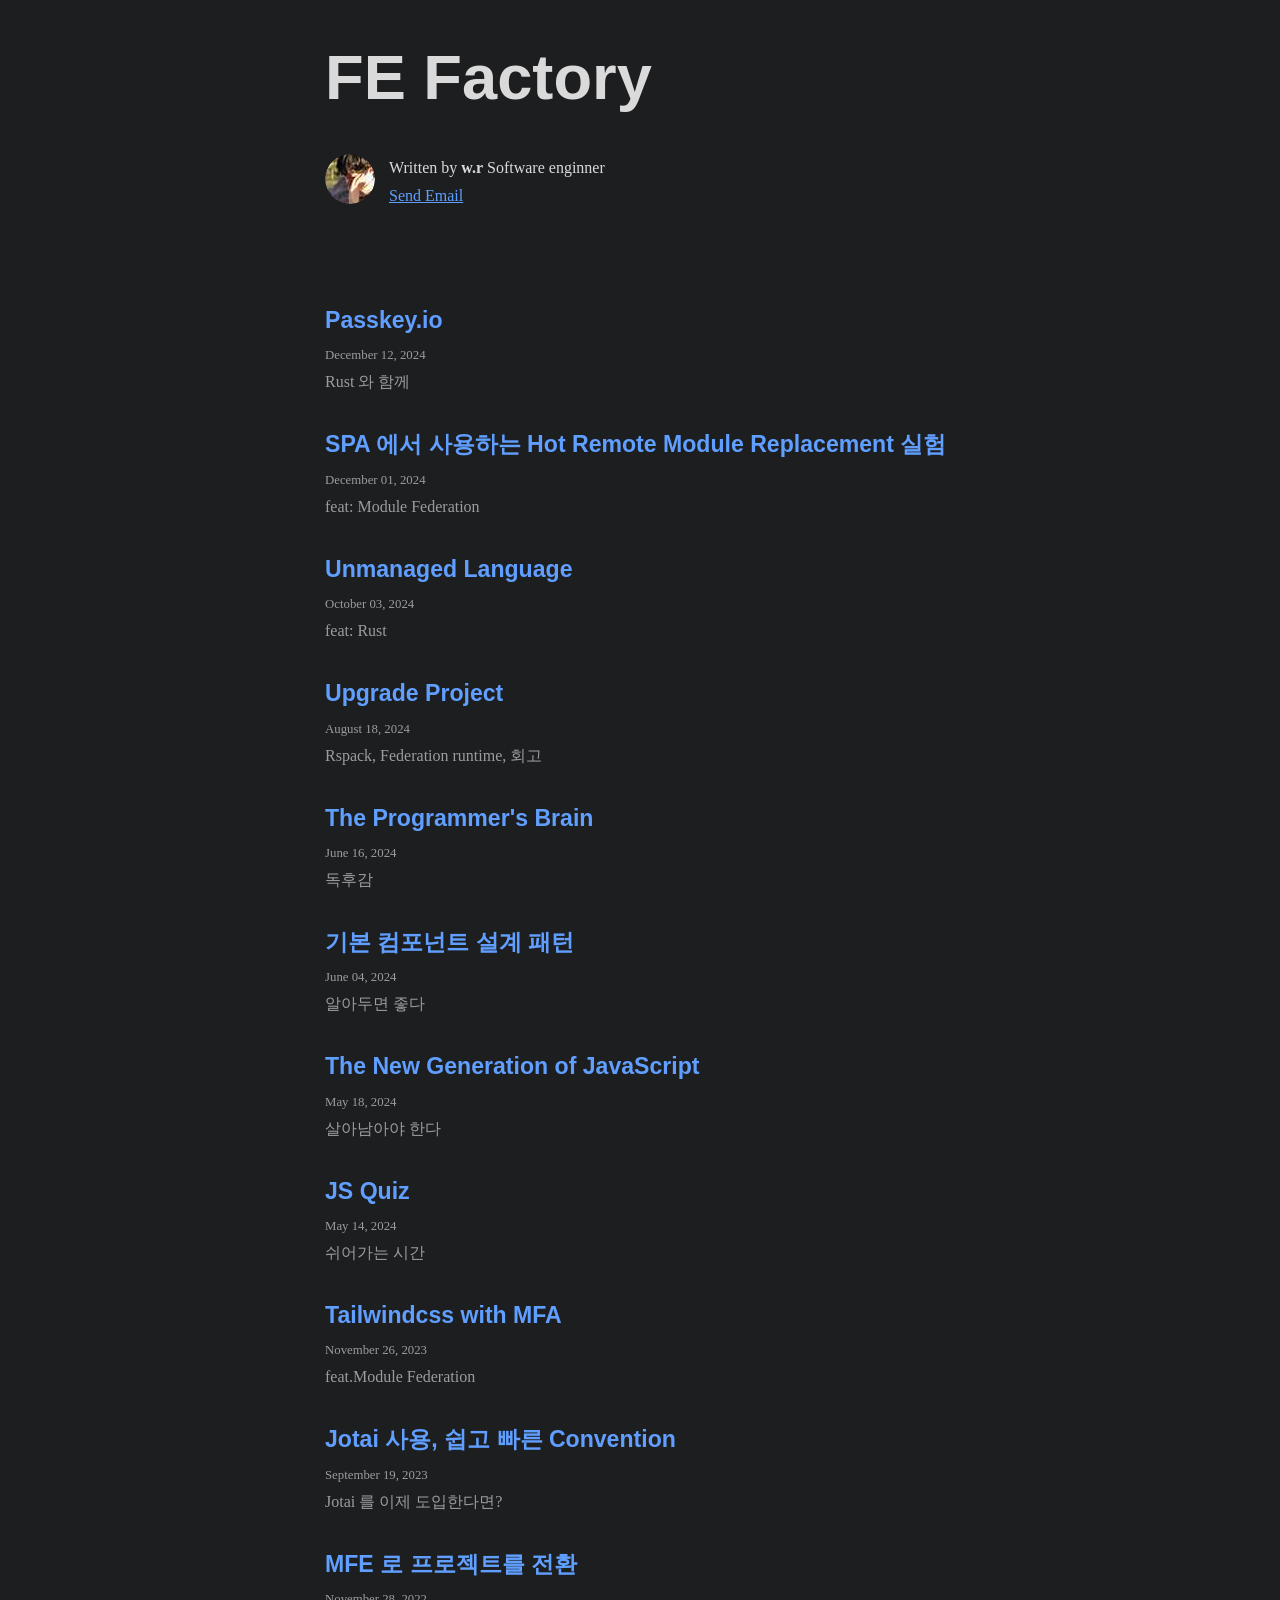
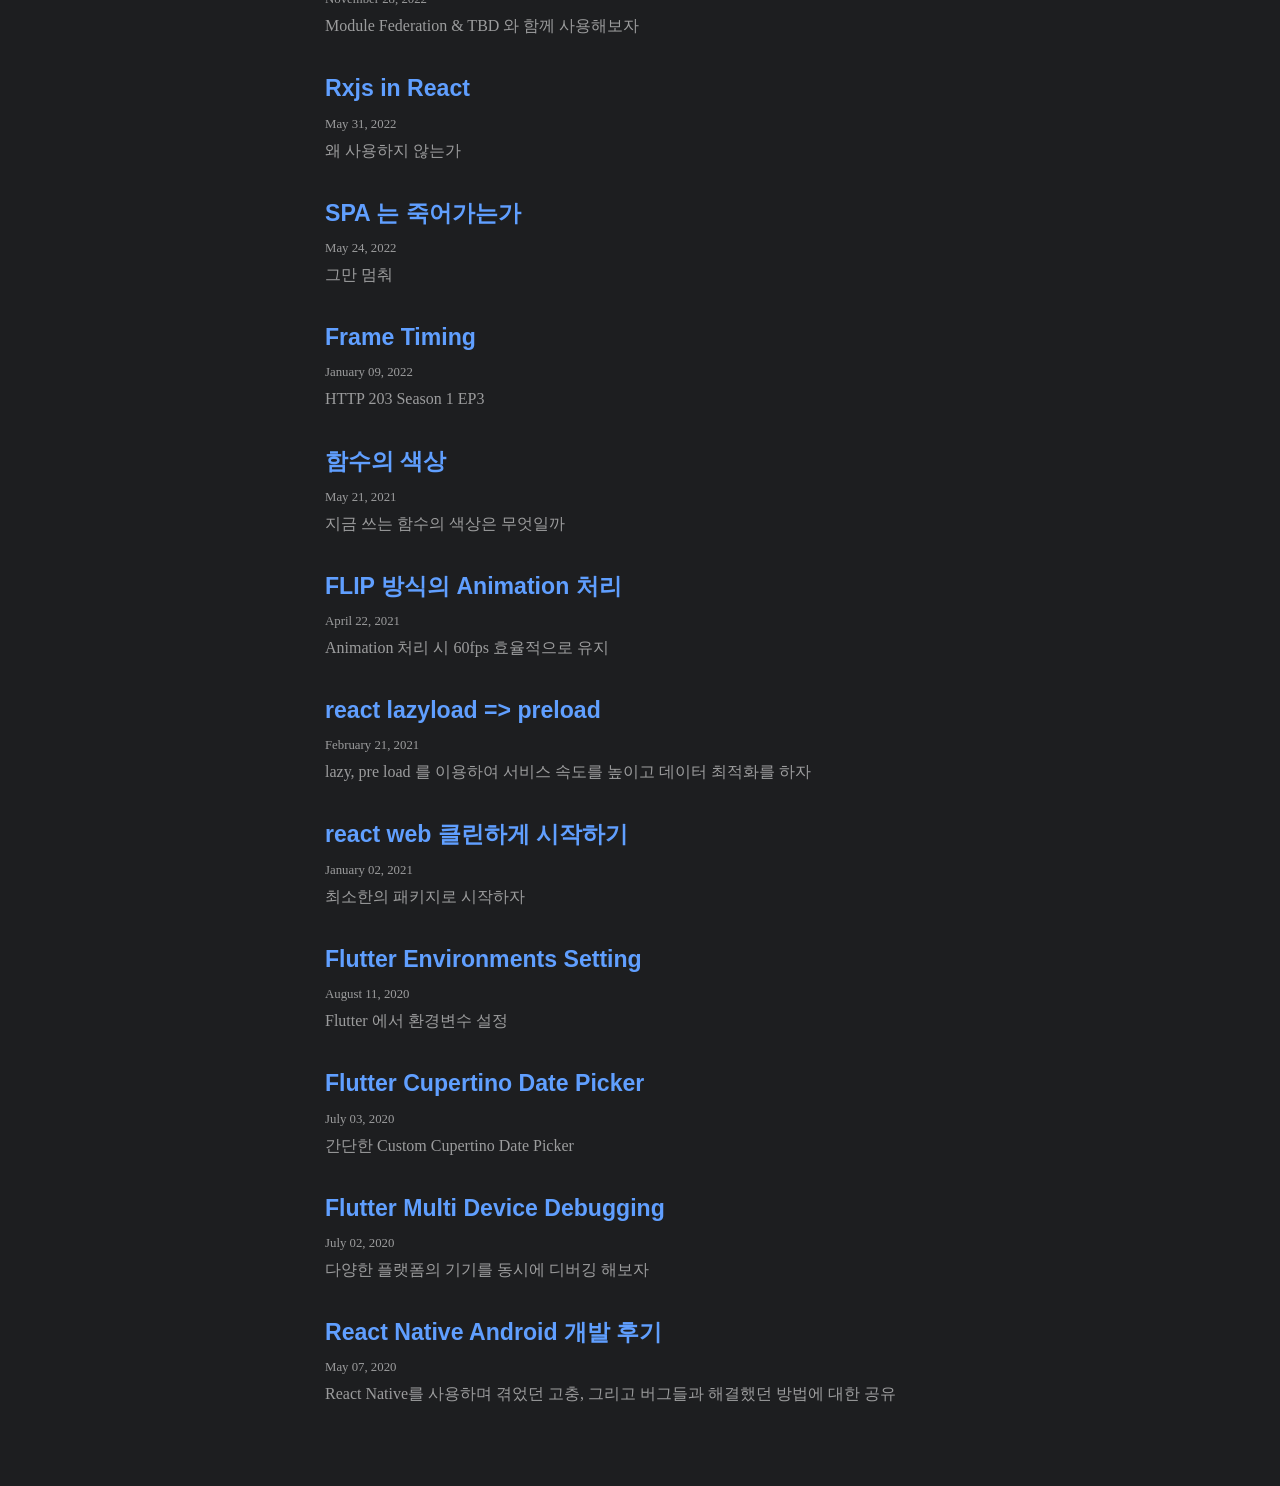
<file: index.html>
<!DOCTYPE html><html lang="ko"><head><meta charSet="utf-8"/><meta http-equiv="x-ua-compatible" content="ie=edge"/><meta name="viewport" content="width=device-width, initial-scale=1, shrink-to-fit=no"/><style id="typography.js">html{font-family:sans-serif;-ms-text-size-adjust:100%;-webkit-text-size-adjust:100%}body{margin:0}article,aside,details,figcaption,figure,footer,header,main,menu,nav,section,summary{display:block}audio,canvas,progress,video{display:inline-block}audio:not([controls]){display:none;height:0}progress{vertical-align:baseline}[hidden],template{display:none}a{background-color:transparent;}a:active,a:hover{outline-width:0}abbr[title]{border-bottom:none;text-decoration:underline;text-decoration:underline dotted}b,strong{font-weight:inherit;font-weight:bolder}dfn{font-style:italic}h1{font-size:2em;margin:.67em 0}mark{background-color:#ff0;color:#000}small{font-size:80%}sub,sup{font-size:75%;line-height:0;position:relative;vertical-align:baseline}sub{bottom:-.25em}sup{top:-.5em}img{border-style:none}svg:not(:root){overflow:hidden}code,kbd,pre,samp{font-family:monospace,monospace;font-size:1em}figure{margin:1em 40px}hr{box-sizing:content-box;height:0;overflow:visible}button,input,optgroup,select,textarea{font:inherit;margin:0}optgroup{font-weight:700}button,input{overflow:visible}button,select{text-transform:none}[type=reset],[type=submit],button,html [type=button]{-webkit-appearance:button}[type=button]::-moz-focus-inner,[type=reset]::-moz-focus-inner,[type=submit]::-moz-focus-inner,button::-moz-focus-inner{border-style:none;padding:0}[type=button]:-moz-focusring,[type=reset]:-moz-focusring,[type=submit]:-moz-focusring,button:-moz-focusring{outline:1px dotted ButtonText}fieldset{border:1px solid silver;margin:0 2px;padding:.35em .625em .75em}legend{box-sizing:border-box;color:inherit;display:table;max-width:100%;padding:0;white-space:normal}textarea{overflow:auto}[type=checkbox],[type=radio]{box-sizing:border-box;padding:0}[type=number]::-webkit-inner-spin-button,[type=number]::-webkit-outer-spin-button{height:auto}[type=search]{-webkit-appearance:textfield;outline-offset:-2px}[type=search]::-webkit-search-cancel-button,[type=search]::-webkit-search-decoration{-webkit-appearance:none}::-webkit-input-placeholder{color:inherit;opacity:.54}::-webkit-file-upload-button{-webkit-appearance:button;font:inherit}html{font:100%/1.75 'Spoqa Han Sans Neo',serif;box-sizing:border-box;overflow-y:scroll;}*{box-sizing:inherit;}*:before{box-sizing:inherit;}*:after{box-sizing:inherit;}body{color:hsla(0,0%,0%,0.9);font-family:'Spoqa Han Sans Neo',serif;font-weight:400;word-wrap:break-word;font-kerning:normal;-moz-font-feature-settings:"kern", "liga", "clig", "calt";-ms-font-feature-settings:"kern", "liga", "clig", "calt";-webkit-font-feature-settings:"kern", "liga", "clig", "calt";font-feature-settings:"kern", "liga", "clig", "calt";}img{max-width:100%;margin-left:0;margin-right:0;margin-top:0;padding-bottom:0;padding-left:0;padding-right:0;padding-top:0;margin-bottom:1.75rem;}h1{margin-left:0;margin-right:0;margin-top:0;padding-bottom:0;padding-left:0;padding-right:0;padding-top:0;margin-bottom:1.75rem;color:inherit;font-family:'Spoqa Han Sans Neo',sans-serif;font-weight:900;text-rendering:optimizeLegibility;font-size:2.5rem;line-height:1.1;}h2{margin-left:0;margin-right:0;margin-top:0;padding-bottom:0;padding-left:0;padding-right:0;padding-top:0;margin-bottom:1.75rem;color:inherit;font-family:'Spoqa Han Sans Neo',sans-serif;font-weight:900;text-rendering:optimizeLegibility;font-size:1.73286rem;line-height:1.1;}h3{margin-left:0;margin-right:0;margin-top:0;padding-bottom:0;padding-left:0;padding-right:0;padding-top:0;margin-bottom:1.75rem;color:inherit;font-family:'Spoqa Han Sans Neo',sans-serif;font-weight:900;text-rendering:optimizeLegibility;font-size:1.4427rem;line-height:1.1;}h4{margin-left:0;margin-right:0;margin-top:0;padding-bottom:0;padding-left:0;padding-right:0;padding-top:0;margin-bottom:1.75rem;color:inherit;font-family:'Spoqa Han Sans Neo',sans-serif;font-weight:900;text-rendering:optimizeLegibility;font-size:1rem;line-height:1.1;}h5{margin-left:0;margin-right:0;margin-top:0;padding-bottom:0;padding-left:0;padding-right:0;padding-top:0;margin-bottom:1.75rem;color:inherit;font-family:'Spoqa Han Sans Neo',sans-serif;font-weight:900;text-rendering:optimizeLegibility;font-size:0.83255rem;line-height:1.1;}h6{margin-left:0;margin-right:0;margin-top:0;padding-bottom:0;padding-left:0;padding-right:0;padding-top:0;margin-bottom:1.75rem;color:inherit;font-family:'Spoqa Han Sans Neo',sans-serif;font-weight:900;text-rendering:optimizeLegibility;font-size:0.75966rem;line-height:1.1;}hgroup{margin-left:0;margin-right:0;margin-top:0;padding-bottom:0;padding-left:0;padding-right:0;padding-top:0;margin-bottom:1.75rem;}ul{margin-left:1.75rem;margin-right:0;margin-top:0;padding-bottom:0;padding-left:0;padding-right:0;padding-top:0;margin-bottom:1.75rem;list-style-position:outside;list-style-image:none;}ol{margin-left:1.75rem;margin-right:0;margin-top:0;padding-bottom:0;padding-left:0;padding-right:0;padding-top:0;margin-bottom:1.75rem;list-style-position:outside;list-style-image:none;}dl{margin-left:0;margin-right:0;margin-top:0;padding-bottom:0;padding-left:0;padding-right:0;padding-top:0;margin-bottom:1.75rem;}dd{margin-left:0;margin-right:0;margin-top:0;padding-bottom:0;padding-left:0;padding-right:0;padding-top:0;margin-bottom:1.75rem;}p{margin-left:0;margin-right:0;margin-top:0;padding-bottom:0;padding-left:0;padding-right:0;padding-top:0;margin-bottom:1.75rem;}figure{margin-left:0;margin-right:0;margin-top:0;padding-bottom:0;padding-left:0;padding-right:0;padding-top:0;margin-bottom:1.75rem;}pre{margin-left:0;margin-right:0;margin-top:0;padding-bottom:0;padding-left:0;padding-right:0;padding-top:0;margin-bottom:1.75rem;font-size:0.85rem;line-height:1.75rem;}table{margin-left:0;margin-right:0;margin-top:0;padding-bottom:0;padding-left:0;padding-right:0;padding-top:0;margin-bottom:1.75rem;font-size:1rem;line-height:1.75rem;border-collapse:collapse;width:100%;}fieldset{margin-left:0;margin-right:0;margin-top:0;padding-bottom:0;padding-left:0;padding-right:0;padding-top:0;margin-bottom:1.75rem;}blockquote{margin-left:1.75rem;margin-right:1.75rem;margin-top:0;padding-bottom:0;padding-left:0;padding-right:0;padding-top:0;margin-bottom:1.75rem;}form{margin-left:0;margin-right:0;margin-top:0;padding-bottom:0;padding-left:0;padding-right:0;padding-top:0;margin-bottom:1.75rem;}noscript{margin-left:0;margin-right:0;margin-top:0;padding-bottom:0;padding-left:0;padding-right:0;padding-top:0;margin-bottom:1.75rem;}iframe{margin-left:0;margin-right:0;margin-top:0;padding-bottom:0;padding-left:0;padding-right:0;padding-top:0;margin-bottom:1.75rem;}hr{margin-left:0;margin-right:0;margin-top:0;padding-bottom:0;padding-left:0;padding-right:0;padding-top:0;margin-bottom:calc(1.75rem - 1px);background:hsla(0,0%,0%,0.2);border:none;height:1px;}address{margin-left:0;margin-right:0;margin-top:0;padding-bottom:0;padding-left:0;padding-right:0;padding-top:0;margin-bottom:1.75rem;}b{font-weight:700;}strong{font-weight:700;}dt{font-weight:700;}th{font-weight:700;}li{margin-bottom:calc(1.75rem / 2);}ol li{padding-left:0;}ul li{padding-left:0;}li > ol{margin-left:1.75rem;margin-bottom:calc(1.75rem / 2);margin-top:calc(1.75rem / 2);}li > ul{margin-left:1.75rem;margin-bottom:calc(1.75rem / 2);margin-top:calc(1.75rem / 2);}blockquote *:last-child{margin-bottom:0;}li *:last-child{margin-bottom:0;}p *:last-child{margin-bottom:0;}li > p{margin-bottom:calc(1.75rem / 2);}code{font-size:0.85rem;line-height:1.75rem;}kbd{font-size:0.85rem;line-height:1.75rem;}samp{font-size:0.85rem;line-height:1.75rem;}abbr{border-bottom:1px dotted hsla(0,0%,0%,0.5);cursor:help;}acronym{border-bottom:1px dotted hsla(0,0%,0%,0.5);cursor:help;}abbr[title]{border-bottom:1px dotted hsla(0,0%,0%,0.5);cursor:help;text-decoration:none;}thead{text-align:left;}td,th{text-align:left;border-bottom:1px solid hsla(0,0%,0%,0.12);font-feature-settings:"tnum";-moz-font-feature-settings:"tnum";-ms-font-feature-settings:"tnum";-webkit-font-feature-settings:"tnum";padding-left:1.16667rem;padding-right:1.16667rem;padding-top:0.875rem;padding-bottom:calc(0.875rem - 1px);}th:first-child,td:first-child{padding-left:0;}th:last-child,td:last-child{padding-right:0;}</style><style data-href="/styles.37087882f53630232b20.css" id="gatsby-global-css">@import url(//spoqa.github.io/spoqa-han-sans/css/SpoqaHanSansNeo.css);@font-face{font-family:Montserrat;font-style:normal;font-display:swap;font-weight:100;src:local("Montserrat Thin "),local("Montserrat-Thin"),url(/static/montserrat-latin-100-191cc9f50f3b76b9617cb383f19acb7d.woff2) format("woff2"),url(/static/montserrat-latin-100-370318464551d5f25b0f0a78f374faac.woff) format("woff")}@font-face{font-family:Montserrat;font-style:italic;font-display:swap;font-weight:100;src:local("Montserrat Thin italic"),local("Montserrat-Thinitalic"),url(/static/montserrat-latin-100italic-bdeaeb79db315697bd173a55b097dc18.woff2) format("woff2"),url(/static/montserrat-latin-100italic-ecf7d49386e8f265878e735db34a7c4b.woff) format("woff")}@font-face{font-family:Montserrat;font-style:normal;font-display:swap;font-weight:200;src:local("Montserrat Extra Light "),local("Montserrat-Extra Light"),url(/static/montserrat-latin-200-85d5ef9db7f2dc6979172a4a3b2c57cb.woff2) format("woff2"),url(/static/montserrat-latin-200-1fc98e126a3d152549240e6244d7e669.woff) format("woff")}@font-face{font-family:Montserrat;font-style:italic;font-display:swap;font-weight:200;src:local("Montserrat Extra Light italic"),local("Montserrat-Extra Lightitalic"),url(/static/montserrat-latin-200italic-49095760a498d024fe1a85a078850df9.woff2) format("woff2"),url(/static/montserrat-latin-200italic-fe46cf8b9462c820457d3bf537e4057f.woff) format("woff")}@font-face{font-family:Montserrat;font-style:normal;font-display:swap;font-weight:300;src:local("Montserrat Light "),local("Montserrat-Light"),url(/static/montserrat-latin-300-7c3daf12b706645b5d3710f863a4da04.woff2) format("woff2"),url(/static/montserrat-latin-300-8dc95fab9cf98d02ca8d76e97d3dff60.woff) format("woff")}@font-face{font-family:Montserrat;font-style:italic;font-display:swap;font-weight:300;src:local("Montserrat Light italic"),local("Montserrat-Lightitalic"),url(/static/montserrat-latin-300italic-f20b178ca2024a5eac8e42e6649db86c.woff2) format("woff2"),url(/static/montserrat-latin-300italic-3fe16939288856e8e828fa2661bf2354.woff) format("woff")}@font-face{font-family:Montserrat;font-style:normal;font-display:swap;font-weight:400;src:local("Montserrat Regular "),local("Montserrat-Regular"),url(/static/montserrat-latin-400-bc3aa95dca08f5fee5291e34959c27bc.woff2) format("woff2"),url(/static/montserrat-latin-400-8102c4838f9e3d08dad644290a9cb701.woff) format("woff")}@font-face{font-family:Montserrat;font-style:italic;font-display:swap;font-weight:400;src:local("Montserrat Regular italic"),local("Montserrat-Regularitalic"),url(/static/montserrat-latin-400italic-5cad650422a7184467af5a4d17b264c4.woff2) format("woff2"),url(/static/montserrat-latin-400italic-d191f22af3bb50902b99ac577f81a322.woff) format("woff")}@font-face{font-family:Montserrat;font-style:normal;font-display:swap;font-weight:500;src:local("Montserrat Medium "),local("Montserrat-Medium"),url(/static/montserrat-latin-500-92d16e458625f4d2c8940f6bdca0ff09.woff2) format("woff2"),url(/static/montserrat-latin-500-8b763220218ffc11c57c84ddb80e7b26.woff) format("woff")}@font-face{font-family:Montserrat;font-style:italic;font-display:swap;font-weight:500;src:local("Montserrat Medium italic"),local("Montserrat-Mediumitalic"),url(/static/montserrat-latin-500italic-47bfcca6b69d6a9acca7a8bff17193e2.woff2) format("woff2"),url(/static/montserrat-latin-500italic-72c01f753c3940c0b9cb6bf2389caddf.woff) format("woff")}@font-face{font-family:Montserrat;font-style:normal;font-display:swap;font-weight:600;src:local("Montserrat SemiBold "),local("Montserrat-SemiBold"),url(/static/montserrat-latin-600-6fb1b5623e528e27c18658fecf5ee0ee.woff2) format("woff2"),url(/static/montserrat-latin-600-7c839d15a6f54e7025ba8c0c4b333e8f.woff) format("woff")}@font-face{font-family:Montserrat;font-style:italic;font-display:swap;font-weight:600;src:local("Montserrat SemiBold italic"),local("Montserrat-SemiBolditalic"),url(/static/montserrat-latin-600italic-60789af1c9338ed1a9546722ec54b4f7.woff2) format("woff2"),url(/static/montserrat-latin-600italic-f3d4de8d0afb19e777c79032ce828e3d.woff) format("woff")}@font-face{font-family:Montserrat;font-style:normal;font-display:swap;font-weight:700;src:local("Montserrat Bold "),local("Montserrat-Bold"),url(/static/montserrat-latin-700-39d93cf678c740f9f6b2b1cfde34bee3.woff2) format("woff2"),url(/static/montserrat-latin-700-80f10bd382f0df1cd650fec59f3c9394.woff) format("woff")}@font-face{font-family:Montserrat;font-style:italic;font-display:swap;font-weight:700;src:local("Montserrat Bold italic"),local("Montserrat-Bolditalic"),url(/static/montserrat-latin-700italic-ba136d97b14e82284dd595e257f11c47.woff2) format("woff2"),url(/static/montserrat-latin-700italic-8c98142b425630821139c24bd1698700.woff) format("woff")}@font-face{font-family:Montserrat;font-style:normal;font-display:swap;font-weight:800;src:local("Montserrat ExtraBold "),local("Montserrat-ExtraBold"),url(/static/montserrat-latin-800-b7018be9ed6cd94da8b6675b3a468c3b.woff2) format("woff2"),url(/static/montserrat-latin-800-9a9befcf50d64f9d2d19d8b1d1984add.woff) format("woff")}@font-face{font-family:Montserrat;font-style:italic;font-display:swap;font-weight:800;src:local("Montserrat ExtraBold italic"),local("Montserrat-ExtraBolditalic"),url(/static/montserrat-latin-800italic-540ffdd223d1a9ad3d4e678e1a23372e.woff2) format("woff2"),url(/static/montserrat-latin-800italic-897086f99f4e1f45e6b1e9368527d0bc.woff) format("woff")}@font-face{font-family:Montserrat;font-style:normal;font-display:swap;font-weight:900;src:local("Montserrat Black "),local("Montserrat-Black"),url(/static/montserrat-latin-900-58cd789700850375b834e8b6776002eb.woff2) format("woff2"),url(/static/montserrat-latin-900-26d42c9428780e545a540bbb50c84bce.woff) format("woff")}@font-face{font-family:Montserrat;font-style:italic;font-display:swap;font-weight:900;src:local("Montserrat Black italic"),local("Montserrat-Blackitalic"),url(/static/montserrat-latin-900italic-451157bc8861fe54f523b3669a3def71.woff2) format("woff2"),url(/static/montserrat-latin-900italic-a8ec4957e1c24f5793305763ad9845b3.woff) format("woff")}@font-face{font-family:Merriweather;font-style:normal;font-display:swap;font-weight:300;src:local("Merriweather Light "),local("Merriweather-Light"),url(/static/merriweather-latin-300-b1158cfcd4aacb9d8fb61625e37af46a.woff2) format("woff2"),url(/static/merriweather-latin-300-cc7de05e166e90320d7d896e0f72a19d.woff) format("woff")}@font-face{font-family:Merriweather;font-style:italic;font-display:swap;font-weight:300;src:local("Merriweather Light italic"),local("Merriweather-Lightitalic"),url(/static/merriweather-latin-300italic-8fe52a48089d6ebe46db0b8e7cc66263.woff2) format("woff2"),url(/static/merriweather-latin-300italic-e1331f5397c2a673f9d3765138debdb5.woff) format("woff")}@font-face{font-family:Merriweather;font-style:normal;font-display:swap;font-weight:400;src:local("Merriweather Regular "),local("Merriweather-Regular"),url(/static/merriweather-latin-400-8276fdb72ae8f4714d4e6eba704cc39f.woff2) format("woff2"),url(/static/merriweather-latin-400-69f09800f4f6479d06e44eba837df872.woff) format("woff")}@font-face{font-family:Merriweather;font-style:italic;font-display:swap;font-weight:400;src:local("Merriweather Regular italic"),local("Merriweather-Regularitalic"),url(/static/merriweather-latin-400italic-3a9be9ea9f7aa4af6de7307df21d9fc0.woff2) format("woff2"),url(/static/merriweather-latin-400italic-d76079ed7541a433a54f79316de086e9.woff) format("woff")}@font-face{font-family:Merriweather;font-style:normal;font-display:swap;font-weight:700;src:local("Merriweather Bold "),local("Merriweather-Bold"),url(/static/merriweather-latin-700-fa534be7ffa380e39a7f6e03bf9a5e03.woff2) format("woff2"),url(/static/merriweather-latin-700-ba56ea84b8084b7ff9677f50d3cd81bd.woff) format("woff")}@font-face{font-family:Merriweather;font-style:italic;font-display:swap;font-weight:700;src:local("Merriweather Bold italic"),local("Merriweather-Bolditalic"),url(/static/merriweather-latin-700italic-1ef5edaaa20ae53ea50399884c5e48c6.woff2) format("woff2"),url(/static/merriweather-latin-700italic-534bc9e7ce93c73d73426e46acd78092.woff) format("woff")}@font-face{font-family:Merriweather;font-style:normal;font-display:swap;font-weight:900;src:local("Merriweather Black "),local("Merriweather-Black"),url(/static/merriweather-latin-900-7528fb70e8a4a82c7305e72ff43ac25f.woff2) format("woff2"),url(/static/merriweather-latin-900-3799b6e2f5ed3fcccf9d7a708d7419fa.woff) format("woff")}@font-face{font-family:Merriweather;font-style:italic;font-display:swap;font-weight:900;src:local("Merriweather Black italic"),local("Merriweather-Blackitalic"),url(/static/merriweather-latin-900italic-e1b4d2aaa78e12ad84aaf8a56321e4c2.woff2) format("woff2"),url(/static/merriweather-latin-900italic-2ae22f731b3424e8dbb4b37f7ca6e708.woff) format("woff")}body{background-color:var(--theme);--theme:#1d1e20;--entry:#2e2e33;--pblue:#609fff;--primary:hsla(0,0%,100%,0.84);--secondary:hsla(0,0%,100%,0.56);--tertiary:hsla(0,0%,100%,0.16);--content:hsla(0,0%,100%,0.74);--hljs-bg:#2e2e33;--code-bg:#37383e;--border:#333;--gap:24px;--radius:8px}img{display:block;margin:0 auto}.link-post{margin-bottom:calc(var(--gap)*1.5)}.link-title{color:var(--primary)}.link-desc{color:var(--secondary);margin-bottom:0}a:link,a:visited{color:var(--pblue)}code[class*=language-],pre[class*=language-]{color:#000;background:none;text-shadow:0 1px #fff;font-family:Consolas,Monaco,Andale Mono,Ubuntu Mono,monospace;font-size:1em;text-align:left;white-space:pre;word-spacing:normal;word-break:normal;word-wrap:normal;line-height:1.5;tab-size:4;-webkit-hyphens:none;hyphens:none}code[class*=language-]::selection,code[class*=language-] ::selection,pre[class*=language-]::selection,pre[class*=language-] ::selection{text-shadow:none;background:#b3d4fc}@media print{code[class*=language-],pre[class*=language-]{text-shadow:none}}pre[class*=language-]{padding:1em;margin:.5em 0;overflow:auto}:not(pre)>code[class*=language-],pre[class*=language-]{background:#f5f2f0}:not(pre)>code[class*=language-]{padding:.1em;border-radius:.3em;white-space:normal}.token.cdata,.token.comment,.token.doctype,.token.prolog{color:#708090}.token.punctuation{color:#999}.token.namespace{opacity:.7}.token.boolean,.token.constant,.token.deleted,.token.number,.token.property,.token.symbol,.token.tag{color:#905}.token.attr-name,.token.builtin,.token.char,.token.inserted,.token.selector,.token.string{color:#690}.language-css .token.string,.style .token.string,.token.entity,.token.operator,.token.url{color:#9a6e3a;background:hsla(0,0%,100%,.5)}.token.atrule,.token.attr-value,.token.keyword{color:#07a}.token.class-name,.token.function{color:#dd4a68}.token.important,.token.regex,.token.variable{color:#e90}.token.bold,.token.important{font-weight:700}.token.italic{font-style:italic}.token.entity{cursor:help}</style><meta name="generator" content="Gatsby 2.32.13"/><link rel="sitemap" type="application/xml" href="/sitemap.xml"/><link rel="preconnect" href="https://www.google-analytics.com"/><link rel="dns-prefetch" href="https://www.google-analytics.com"/><link rel="alternate" type="application/rss+xml" href="/rss.xml"/><link rel="icon" href="/favicon-32x32.png?v=0f40eccc76f1834aab0a5215019710bb" type="image/png"/><link rel="manifest" href="/manifest.webmanifest" crossorigin="anonymous"/><meta name="theme-color" content="#ffffff"/><link rel="apple-touch-icon" sizes="48x48" href="/icons/icon-48x48.png?v=0f40eccc76f1834aab0a5215019710bb"/><link rel="apple-touch-icon" sizes="72x72" href="/icons/icon-72x72.png?v=0f40eccc76f1834aab0a5215019710bb"/><link rel="apple-touch-icon" sizes="96x96" href="/icons/icon-96x96.png?v=0f40eccc76f1834aab0a5215019710bb"/><link rel="apple-touch-icon" sizes="144x144" href="/icons/icon-144x144.png?v=0f40eccc76f1834aab0a5215019710bb"/><link rel="apple-touch-icon" sizes="192x192" href="/icons/icon-192x192.png?v=0f40eccc76f1834aab0a5215019710bb"/><link rel="apple-touch-icon" sizes="256x256" href="/icons/icon-256x256.png?v=0f40eccc76f1834aab0a5215019710bb"/><link rel="apple-touch-icon" sizes="384x384" href="/icons/icon-384x384.png?v=0f40eccc76f1834aab0a5215019710bb"/><link rel="apple-touch-icon" sizes="512x512" href="/icons/icon-512x512.png?v=0f40eccc76f1834aab0a5215019710bb"/><title data-react-helmet="true">All posts | FE Factory</title><meta data-react-helmet="true" name="description" content="프론트엔드 개발 관련 후기, 글, 팁 을 공유하는 블로그"/><meta data-react-helmet="true" property="og:title" content="All posts"/><meta data-react-helmet="true" property="og:description" content="프론트엔드 개발 관련 후기, 글, 팁 을 공유하는 블로그"/><meta data-react-helmet="true" property="og:type" content="website"/><meta data-react-helmet="true" name="naver-site-verification" content="76f6ac32f3fb1d4edd76ca9e23147df017e84e1e"/><meta data-react-helmet="true" name="google-site-verification" content="xpWaxIvUUroKZmiqn47I1cdGg6BlValEeeZUZIBOl-k"/><link href="//fonts.googleapis.com/css?family=Noto+Serif+KR:400,700|Noto+Sans+KR:400,700" rel="stylesheet" type="text/css"/><link as="script" rel="preload" href="/webpack-runtime-6403a9343c4daea86c21.js"/><link as="script" rel="preload" href="/framework-643cd9d57cfac08fd2c4.js"/><link as="script" rel="preload" href="/styles-3c579c614835d628a567.js"/><link as="script" rel="preload" href="/app-e0eca157ef08c2086462.js"/><link as="script" rel="preload" href="/commons-4533d1fa39224d48c06a.js"/><link as="script" rel="preload" href="/cd7d5f864fc9e15ed8adef086269b0aeff617554-e6e6efc05ff6d94c0fa4.js"/><link as="script" rel="preload" href="/component---src-pages-index-js-c5cc7b36b26ee13ac8d6.js"/><link as="fetch" rel="preload" href="/page-data/index/page-data.json" crossorigin="anonymous"/><link as="fetch" rel="preload" href="/page-data/sq/d/2841359383.json" crossorigin="anonymous"/><link as="fetch" rel="preload" href="/page-data/sq/d/3490846071.json" crossorigin="anonymous"/><link as="fetch" rel="preload" href="/page-data/app-data.json" crossorigin="anonymous"/></head><body><div id="___gatsby"><div style="outline:none" tabindex="-1" id="gatsby-focus-wrapper"><div style="margin-left:auto;margin-right:auto;max-width:42rem;padding:2.625rem 1.3125rem;color:#1d1d1f"><header><h1 class="link-title" style="font-size:3.95285rem;line-height:4.375rem;margin-bottom:2.625rem;margin-top:0"><a aria-current="page" style="box-shadow:none;color:inherit;text-decoration:none" class="" href="/">FE Factory</a></h1></header><main class="link-title"><div style="display:flex;margin-bottom:4.375rem"><div class=" gatsby-image-wrapper" style="position:relative;overflow:hidden;display:inline-block;width:50px;height:50px;margin-right:0.875rem;margin-bottom:0;min-width:50px;border-radius:100%"><img aria-hidden="true" src="[data-uri]" alt="w.r" style="position:absolute;top:0;left:0;width:100%;height:100%;object-fit:cover;object-position:center;opacity:1;transition-delay:500ms;border-radius:50%"/><noscript><picture><source srcset="/static/a059584611001686ea16de6bad6c16b9/99438/whoami.jpg 1x,
/static/a059584611001686ea16de6bad6c16b9/aba1d/whoami.jpg 1.5x,
/static/a059584611001686ea16de6bad6c16b9/b315d/whoami.jpg 2x" /><img loading="lazy" width="50" height="50" srcset="/static/a059584611001686ea16de6bad6c16b9/99438/whoami.jpg 1x,
/static/a059584611001686ea16de6bad6c16b9/aba1d/whoami.jpg 1.5x,
/static/a059584611001686ea16de6bad6c16b9/b315d/whoami.jpg 2x" src="/static/a059584611001686ea16de6bad6c16b9/99438/whoami.jpg" alt="w.r" style="position:absolute;top:0;left:0;opacity:1;width:100%;height:100%;object-fit:cover;object-position:center"/></picture></noscript></div><p class="link-title">Written by <strong>w.r</strong> <!-- -->Software enginner<br/><a href="mailto: stainer1004@gmail.com">Send Email</a></p></div><article class="link-post"><header><h3 style="margin-bottom:0.4375rem"><a class="link-title" style="box-shadow:none;text-decoration:none;margin-bottom:0.4375rem" href="/2024-12-11/">Passkey.io</a></h3><small class="link-desc">December 12, 2024</small></header><section><p class="link-desc">Rust 와 함께</p></section></article><article class="link-post"><header><h3 style="margin-bottom:0.4375rem"><a class="link-title" style="box-shadow:none;text-decoration:none;margin-bottom:0.4375rem" href="/2024-12-01/">SPA 에서 사용하는 Hot Remote Module Replacement 실험</a></h3><small class="link-desc">December 01, 2024</small></header><section><p class="link-desc">feat: Module Federation</p></section></article><article class="link-post"><header><h3 style="margin-bottom:0.4375rem"><a class="link-title" style="box-shadow:none;text-decoration:none;margin-bottom:0.4375rem" href="/2024-10-03/">Unmanaged Language</a></h3><small class="link-desc">October 03, 2024</small></header><section><p class="link-desc">feat: Rust</p></section></article><article class="link-post"><header><h3 style="margin-bottom:0.4375rem"><a class="link-title" style="box-shadow:none;text-decoration:none;margin-bottom:0.4375rem" href="/2024-08-18/">Upgrade Project</a></h3><small class="link-desc">August 18, 2024</small></header><section><p class="link-desc">Rspack, Federation runtime, 회고</p></section></article><article class="link-post"><header><h3 style="margin-bottom:0.4375rem"><a class="link-title" style="box-shadow:none;text-decoration:none;margin-bottom:0.4375rem" href="/2024-06-16/">The Programmer&#x27;s Brain</a></h3><small class="link-desc">June 16, 2024</small></header><section><p class="link-desc">독후감</p></section></article><article class="link-post"><header><h3 style="margin-bottom:0.4375rem"><a class="link-title" style="box-shadow:none;text-decoration:none;margin-bottom:0.4375rem" href="/2024-06-04/">기본 컴포넌트 설계 패턴</a></h3><small class="link-desc">June 04, 2024</small></header><section><p class="link-desc">알아두면 좋다</p></section></article><article class="link-post"><header><h3 style="margin-bottom:0.4375rem"><a class="link-title" style="box-shadow:none;text-decoration:none;margin-bottom:0.4375rem" href="/2024-05-18/">The New Generation of JavaScript</a></h3><small class="link-desc">May 18, 2024</small></header><section><p class="link-desc">살아남아야 한다</p></section></article><article class="link-post"><header><h3 style="margin-bottom:0.4375rem"><a class="link-title" style="box-shadow:none;text-decoration:none;margin-bottom:0.4375rem" href="/2024-05-13/">JS Quiz</a></h3><small class="link-desc">May 14, 2024</small></header><section><p class="link-desc">쉬어가는 시간</p></section></article><article class="link-post"><header><h3 style="margin-bottom:0.4375rem"><a class="link-title" style="box-shadow:none;text-decoration:none;margin-bottom:0.4375rem" href="/2023-11-25/">Tailwindcss with MFA</a></h3><small class="link-desc">November 26, 2023</small></header><section><p class="link-desc">feat.Module Federation</p></section></article><article class="link-post"><header><h3 style="margin-bottom:0.4375rem"><a class="link-title" style="box-shadow:none;text-decoration:none;margin-bottom:0.4375rem" href="/2023-09-19/">Jotai 사용, 쉽고 빠른 Convention</a></h3><small class="link-desc">September 19, 2023</small></header><section><p class="link-desc">Jotai 를 이제 도입한다면?</p></section></article><article class="link-post"><header><h3 style="margin-bottom:0.4375rem"><a class="link-title" style="box-shadow:none;text-decoration:none;margin-bottom:0.4375rem" href="/2022-11-28/">MFE 로 프로젝트를 전환</a></h3><small class="link-desc">November 28, 2022</small></header><section><p class="link-desc">Module Federation & TBD 와 함께 사용해보자</p></section></article><article class="link-post"><header><h3 style="margin-bottom:0.4375rem"><a class="link-title" style="box-shadow:none;text-decoration:none;margin-bottom:0.4375rem" href="/2022-05-31/">Rxjs in React</a></h3><small class="link-desc">May 31, 2022</small></header><section><p class="link-desc">왜 사용하지 않는가</p></section></article><article class="link-post"><header><h3 style="margin-bottom:0.4375rem"><a class="link-title" style="box-shadow:none;text-decoration:none;margin-bottom:0.4375rem" href="/2022-05-24/">SPA 는 죽어가는가</a></h3><small class="link-desc">May 24, 2022</small></header><section><p class="link-desc">그만 멈춰</p></section></article><article class="link-post"><header><h3 style="margin-bottom:0.4375rem"><a class="link-title" style="box-shadow:none;text-decoration:none;margin-bottom:0.4375rem" href="/2022-01-09/">Frame Timing</a></h3><small class="link-desc">January 09, 2022</small></header><section><p class="link-desc">HTTP 203 Season 1 EP3</p></section></article><article class="link-post"><header><h3 style="margin-bottom:0.4375rem"><a class="link-title" style="box-shadow:none;text-decoration:none;margin-bottom:0.4375rem" href="/2021-05-21/">함수의 색상</a></h3><small class="link-desc">May 21, 2021</small></header><section><p class="link-desc">지금 쓰는 함수의 색상은 무엇일까</p></section></article><article class="link-post"><header><h3 style="margin-bottom:0.4375rem"><a class="link-title" style="box-shadow:none;text-decoration:none;margin-bottom:0.4375rem" href="/2021-04-22/">FLIP 방식의 Animation 처리</a></h3><small class="link-desc">April 22, 2021</small></header><section><p class="link-desc">Animation 처리 시 60fps 효율적으로 유지</p></section></article><article class="link-post"><header><h3 style="margin-bottom:0.4375rem"><a class="link-title" style="box-shadow:none;text-decoration:none;margin-bottom:0.4375rem" href="/2021-02-21/">react lazyload =&gt; preload</a></h3><small class="link-desc">February 21, 2021</small></header><section><p class="link-desc">lazy, pre load 를 이용하여 서비스 속도를 높이고 데이터 최적화를 하자</p></section></article><article class="link-post"><header><h3 style="margin-bottom:0.4375rem"><a class="link-title" style="box-shadow:none;text-decoration:none;margin-bottom:0.4375rem" href="/2021-01-03/">react web 클린하게 시작하기</a></h3><small class="link-desc">January 02, 2021</small></header><section><p class="link-desc">최소한의 패키지로 시작하자</p></section></article><article class="link-post"><header><h3 style="margin-bottom:0.4375rem"><a class="link-title" style="box-shadow:none;text-decoration:none;margin-bottom:0.4375rem" href="/2020-08-11/">Flutter Environments Setting</a></h3><small class="link-desc">August 11, 2020</small></header><section><p class="link-desc">Flutter 에서 환경변수 설정</p></section></article><article class="link-post"><header><h3 style="margin-bottom:0.4375rem"><a class="link-title" style="box-shadow:none;text-decoration:none;margin-bottom:0.4375rem" href="/2020-07-03/">Flutter Cupertino Date Picker</a></h3><small class="link-desc">July 03, 2020</small></header><section><p class="link-desc">간단한 Custom Cupertino Date Picker</p></section></article><article class="link-post"><header><h3 style="margin-bottom:0.4375rem"><a class="link-title" style="box-shadow:none;text-decoration:none;margin-bottom:0.4375rem" href="/2020-07-02/">Flutter Multi Device Debugging</a></h3><small class="link-desc">July 02, 2020</small></header><section><p class="link-desc">다양한 플랫폼의 기기를 동시에 디버깅 해보자</p></section></article><article class="link-post"><header><h3 style="margin-bottom:0.4375rem"><a class="link-title" style="box-shadow:none;text-decoration:none;margin-bottom:0.4375rem" href="/2020-05-07/">React Native Android 개발 후기</a></h3><small class="link-desc">May 07, 2020</small></header><section><p class="link-desc">React Native를 사용하며 겪었던 고충, 그리고 버그들과 해결했던 방법에 대한 공유</p></section></article></main></div></div><div id="gatsby-announcer" style="position:absolute;top:0;width:1px;height:1px;padding:0;overflow:hidden;clip:rect(0, 0, 0, 0);white-space:nowrap;border:0" aria-live="assertive" aria-atomic="true"></div></div><script>
  
  
  if(true) {
    (function(i,s,o,g,r,a,m){i['GoogleAnalyticsObject']=r;i[r]=i[r]||function(){
    (i[r].q=i[r].q||[]).push(arguments)},i[r].l=1*new Date();a=s.createElement(o),
    m=s.getElementsByTagName(o)[0];a.async=1;a.src=g;m.parentNode.insertBefore(a,m)
    })(window,document,'script','https://www.google-analytics.com/analytics.js','ga');
  }
  if (typeof ga === "function") {
    ga('create', 'UA-166907717-1', 'auto', {});
      
      
      
      
      
      }</script><script id="gatsby-script-loader">/*<![CDATA[*/window.pagePath="/";/*]]>*/</script><script id="gatsby-chunk-mapping">/*<![CDATA[*/window.___chunkMapping={"polyfill":["/polyfill-513da999c145725089ff.js"],"app":["/app-e0eca157ef08c2086462.js"],"component---src-pages-404-js":["/component---src-pages-404-js-96a045a5dd84c95a551e.js"],"component---src-pages-index-js":["/component---src-pages-index-js-c5cc7b36b26ee13ac8d6.js"],"component---src-templates-blog-post-js":["/component---src-templates-blog-post-js-575aaa1fccbb0c3ee048.js"],"polyfills-dom":["/polyfills-dom-09a2ec672631c68af484.js"],"polyfills-core-js":["/polyfills-core-js-af16ac8aca11911e40aa.js"]};/*]]>*/</script><script src="/polyfill-513da999c145725089ff.js" nomodule=""></script><script src="/component---src-pages-index-js-c5cc7b36b26ee13ac8d6.js" async=""></script><script src="/cd7d5f864fc9e15ed8adef086269b0aeff617554-e6e6efc05ff6d94c0fa4.js" async=""></script><script src="/commons-4533d1fa39224d48c06a.js" async=""></script><script src="/app-e0eca157ef08c2086462.js" async=""></script><script src="/styles-3c579c614835d628a567.js" async=""></script><script src="/framework-643cd9d57cfac08fd2c4.js" async=""></script><script src="/webpack-runtime-6403a9343c4daea86c21.js" async=""></script></body></html>
</file>
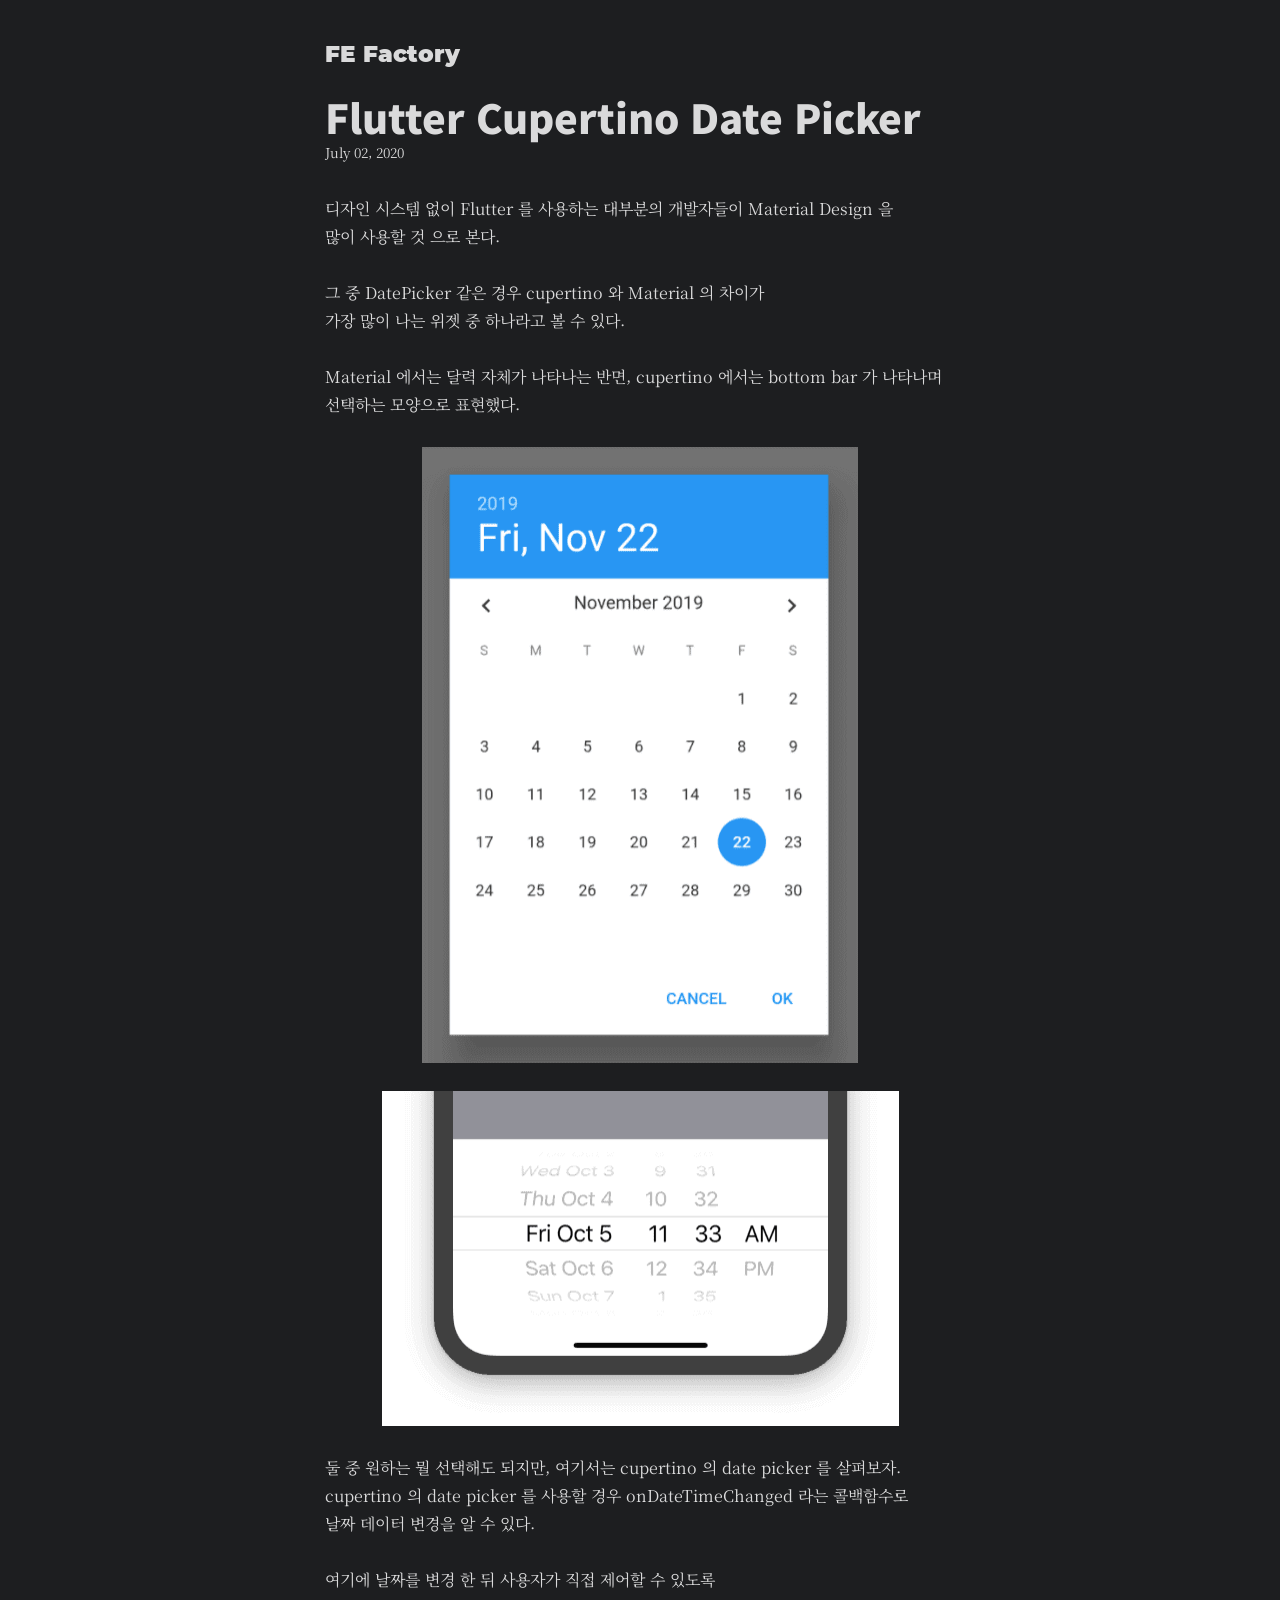
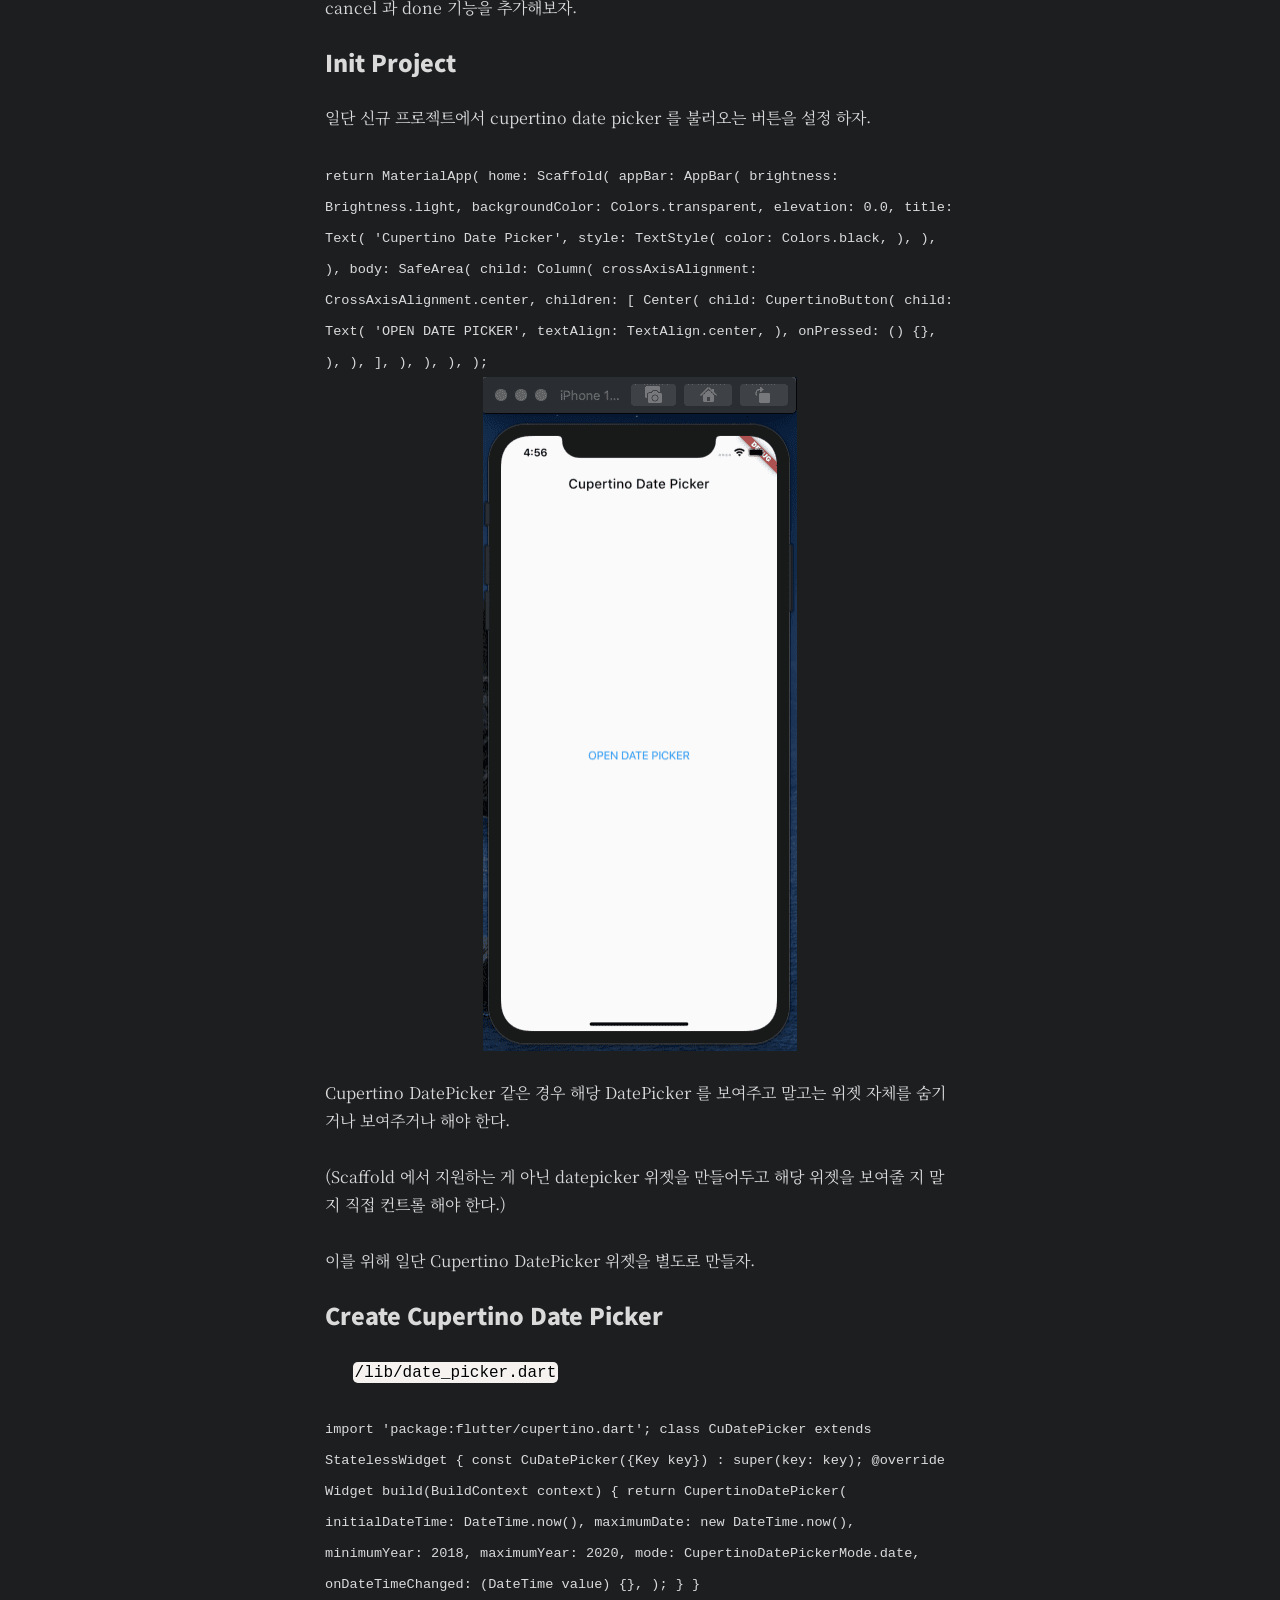
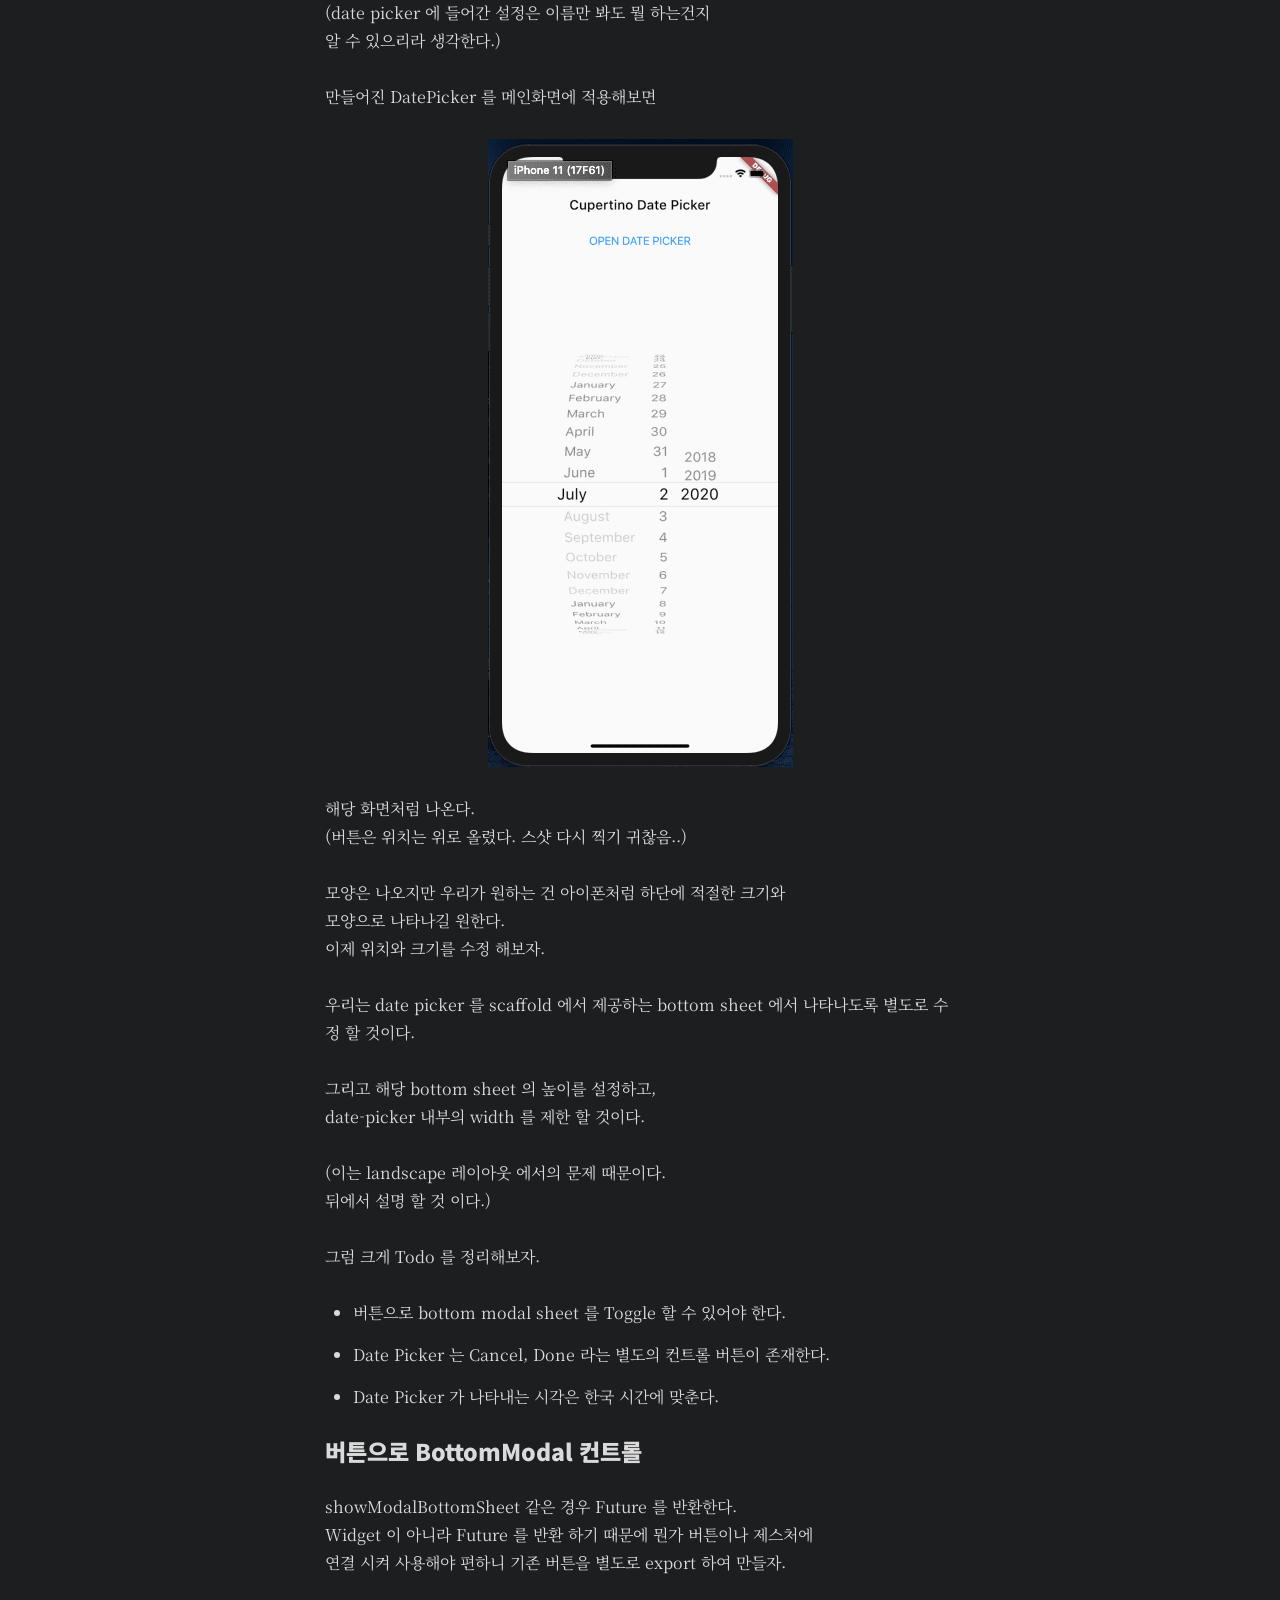
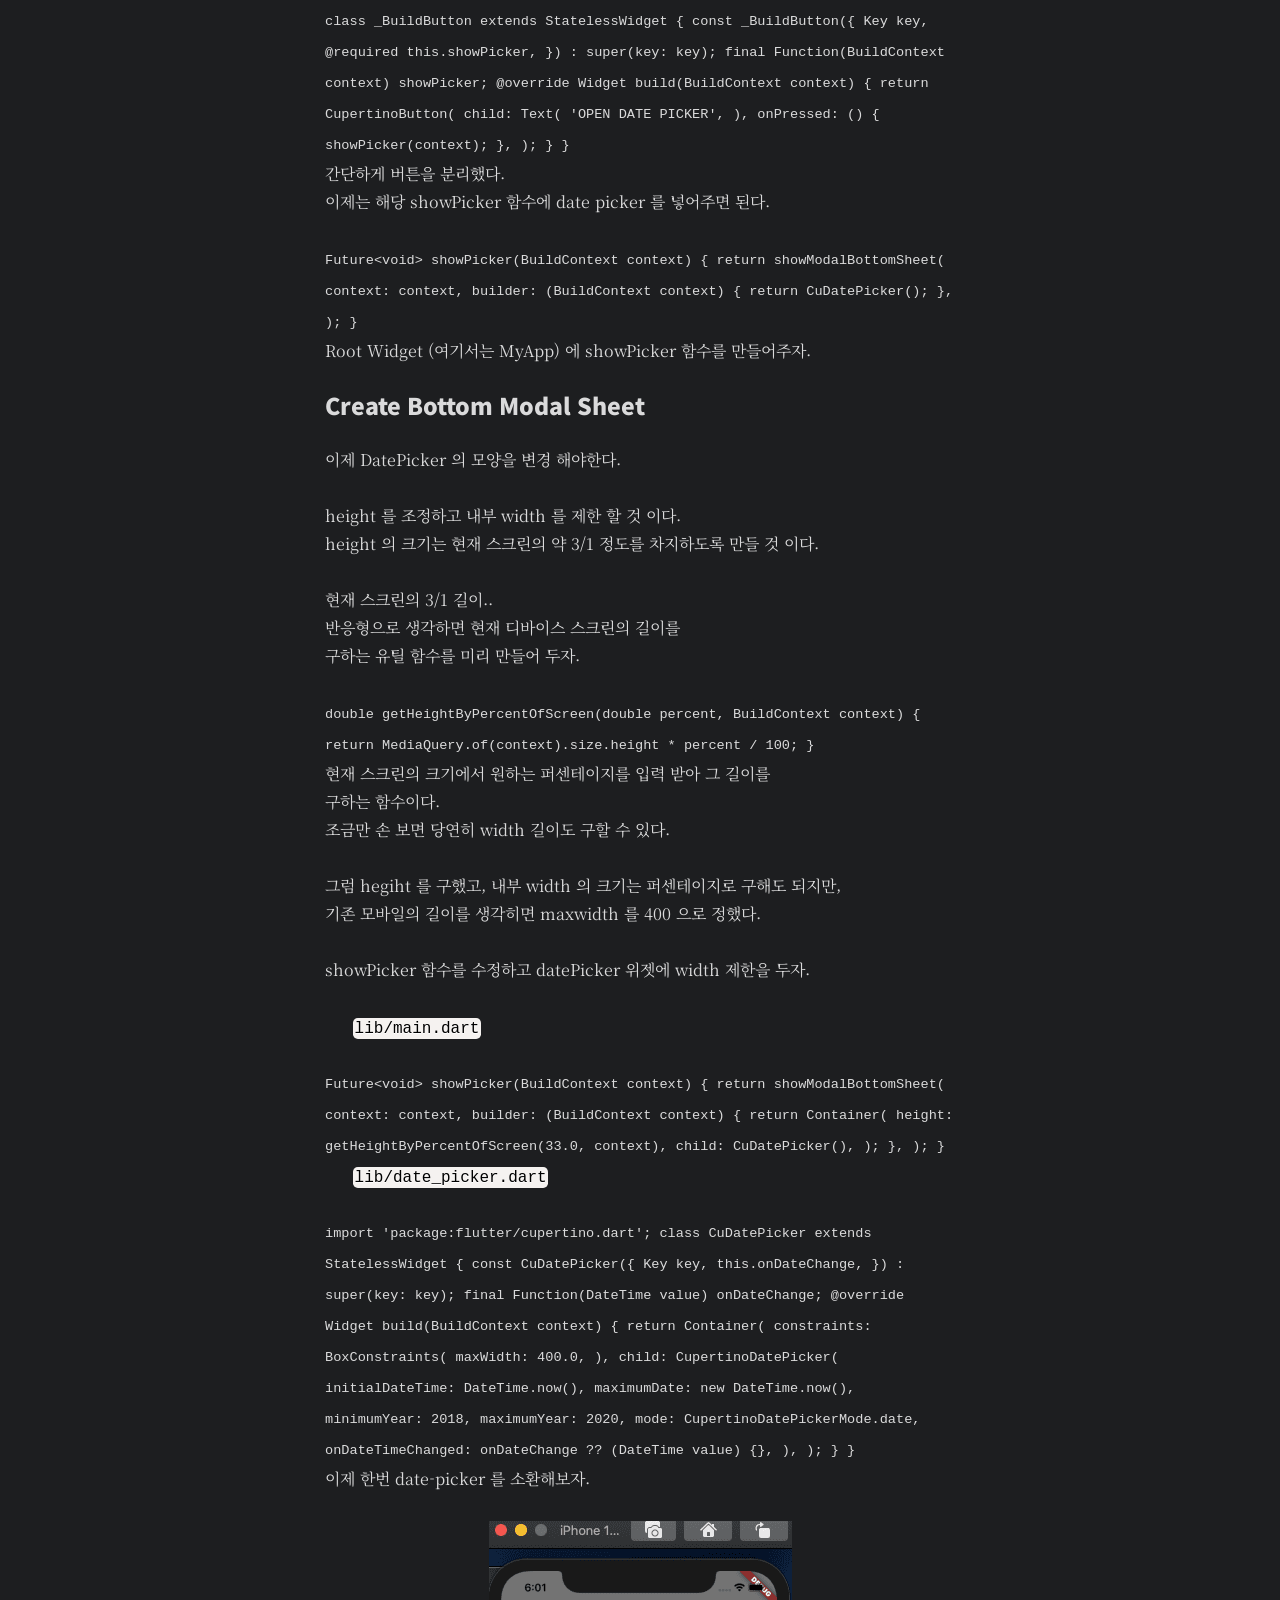
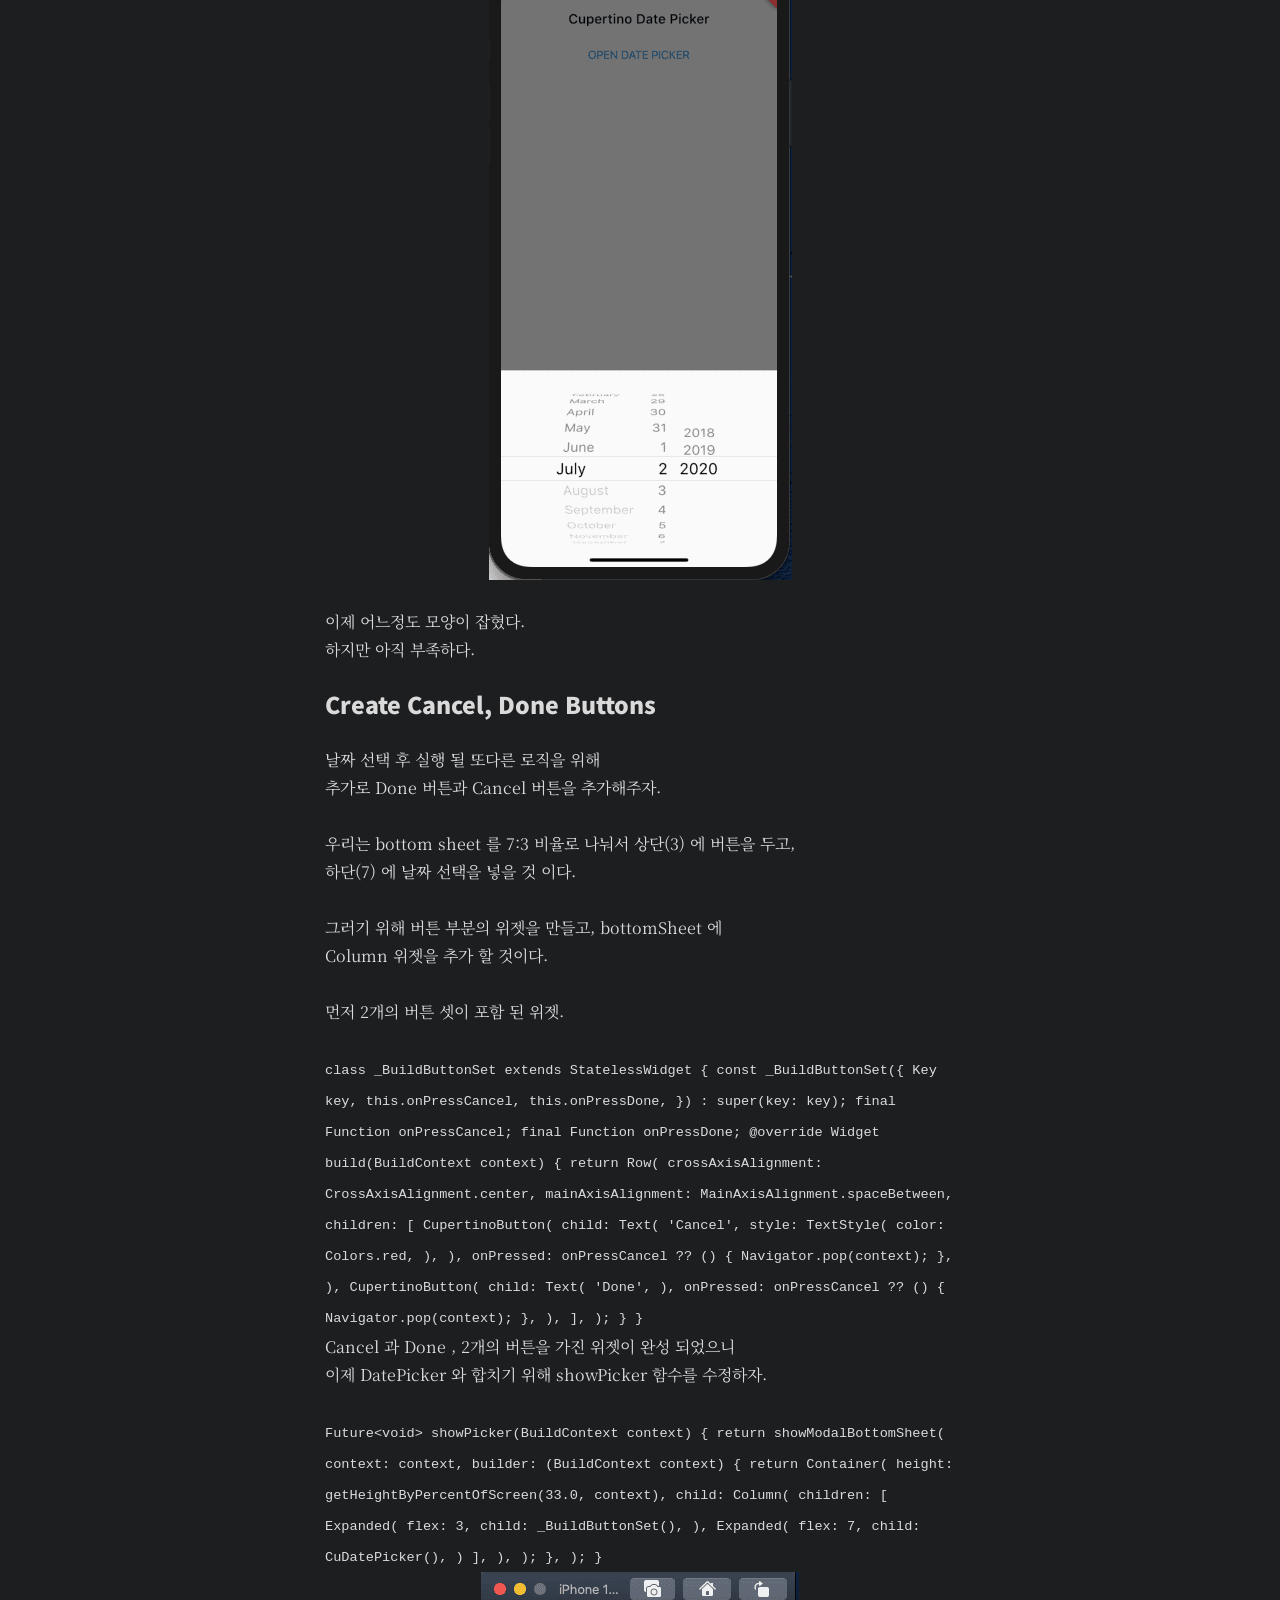
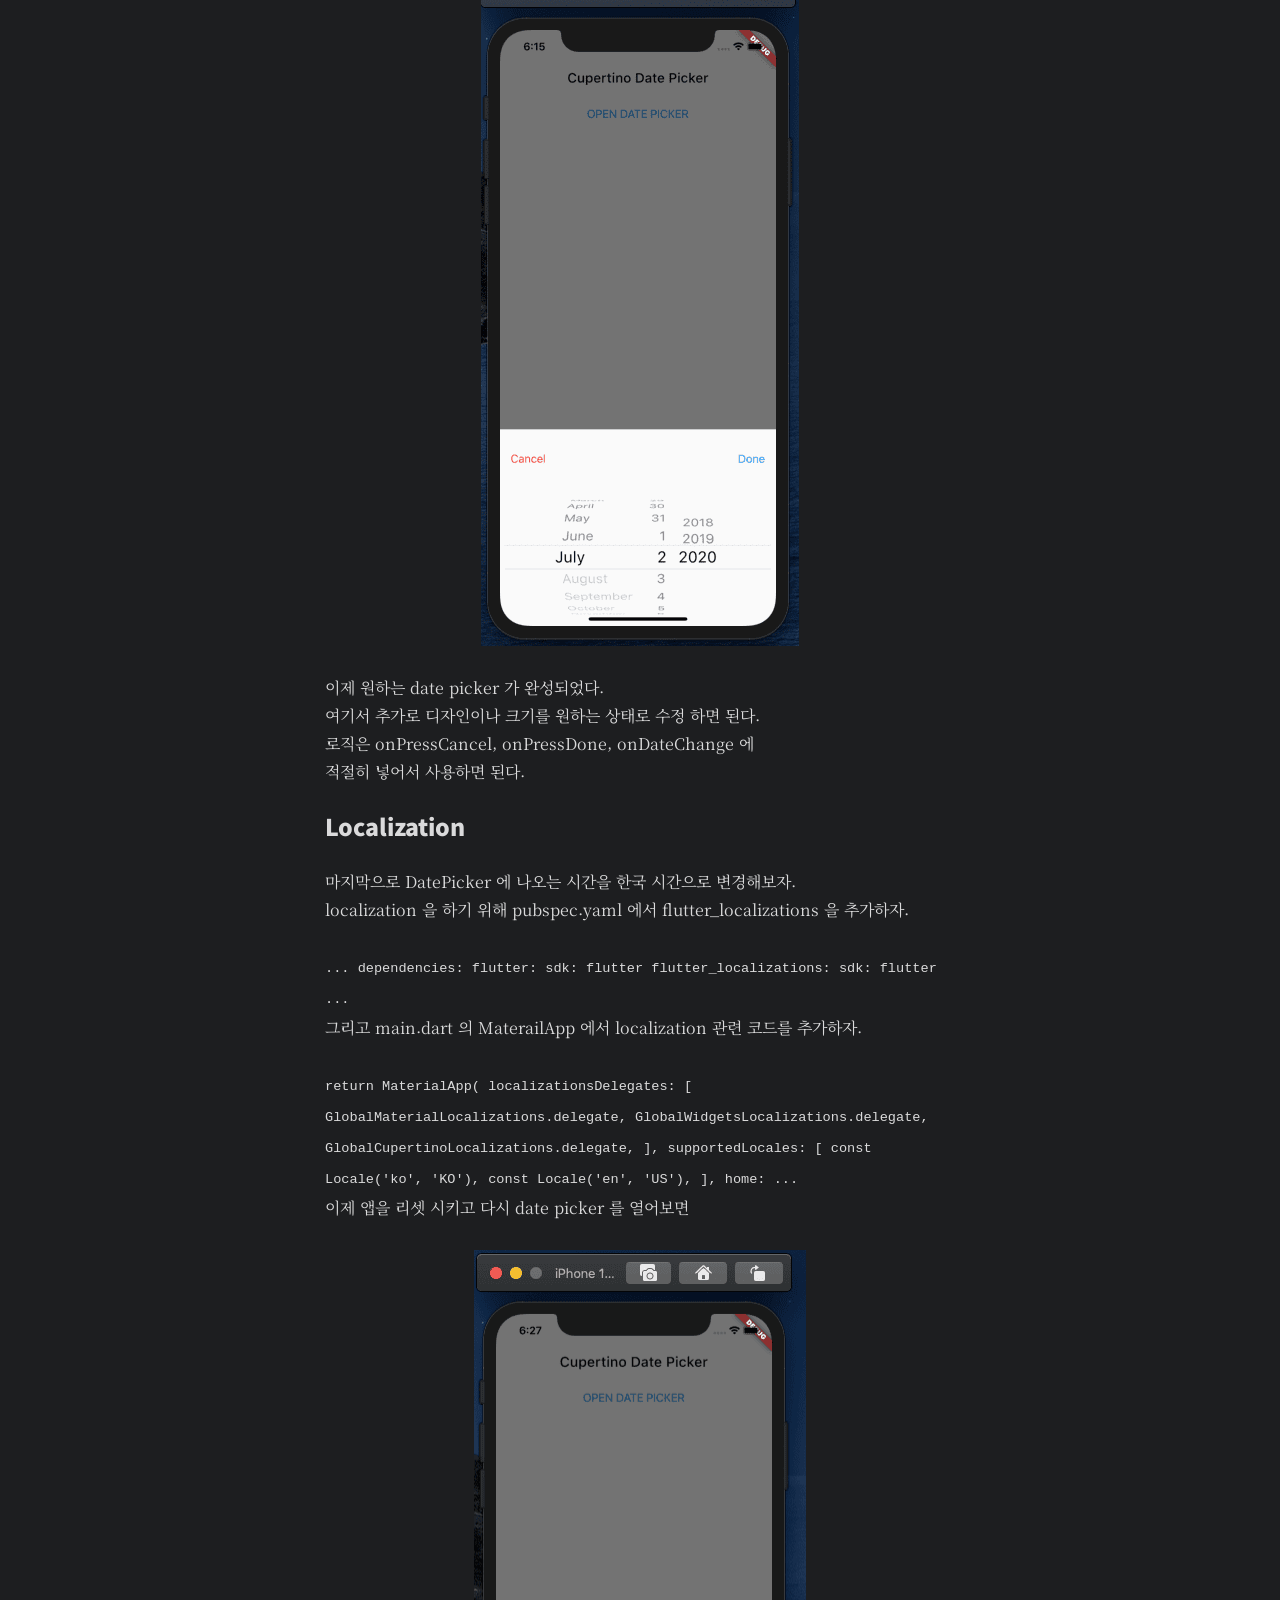
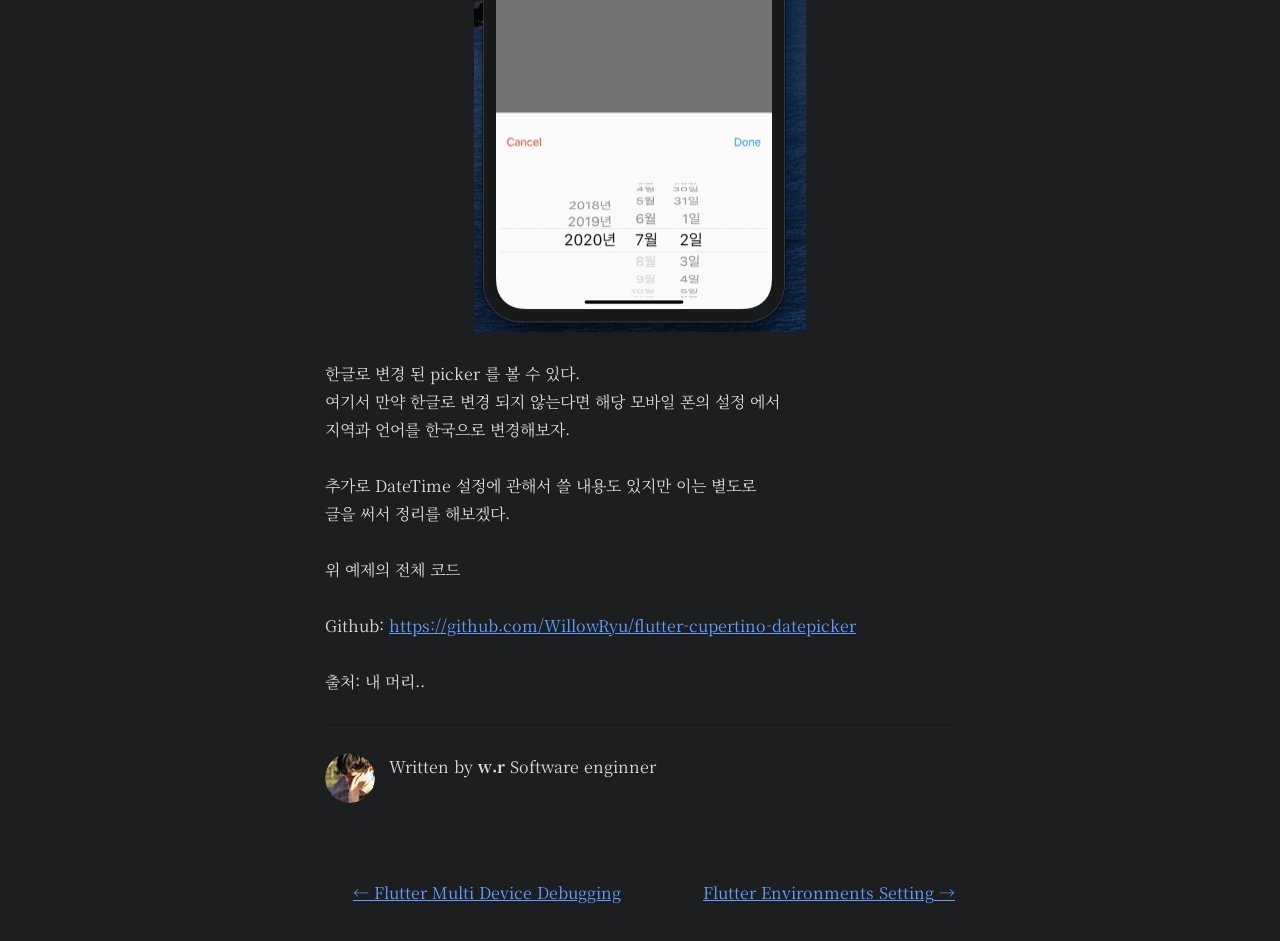
<file: 2020-07-02-2/index.html>
<!DOCTYPE html><html lang="ko"><head><meta charSet="utf-8"/><meta http-equiv="x-ua-compatible" content="ie=edge"/><meta name="viewport" content="width=device-width, initial-scale=1, shrink-to-fit=no"/><style id="typography.js">html{font-family:sans-serif;-ms-text-size-adjust:100%;-webkit-text-size-adjust:100%}body{margin:0}article,aside,details,figcaption,figure,footer,header,main,menu,nav,section,summary{display:block}audio,canvas,progress,video{display:inline-block}audio:not([controls]){display:none;height:0}progress{vertical-align:baseline}[hidden],template{display:none}a{background-color:transparent;-webkit-text-decoration-skip:objects}a:active,a:hover{outline-width:0}abbr[title]{border-bottom:none;text-decoration:underline;text-decoration:underline dotted}b,strong{font-weight:inherit;font-weight:bolder}dfn{font-style:italic}h1{font-size:2em;margin:.67em 0}mark{background-color:#ff0;color:#000}small{font-size:80%}sub,sup{font-size:75%;line-height:0;position:relative;vertical-align:baseline}sub{bottom:-.25em}sup{top:-.5em}img{border-style:none}svg:not(:root){overflow:hidden}code,kbd,pre,samp{font-family:monospace,monospace;font-size:1em}figure{margin:1em 40px}hr{box-sizing:content-box;height:0;overflow:visible}button,input,optgroup,select,textarea{font:inherit;margin:0}optgroup{font-weight:700}button,input{overflow:visible}button,select{text-transform:none}[type=reset],[type=submit],button,html [type=button]{-webkit-appearance:button}[type=button]::-moz-focus-inner,[type=reset]::-moz-focus-inner,[type=submit]::-moz-focus-inner,button::-moz-focus-inner{border-style:none;padding:0}[type=button]:-moz-focusring,[type=reset]:-moz-focusring,[type=submit]:-moz-focusring,button:-moz-focusring{outline:1px dotted ButtonText}fieldset{border:1px solid silver;margin:0 2px;padding:.35em .625em .75em}legend{box-sizing:border-box;color:inherit;display:table;max-width:100%;padding:0;white-space:normal}textarea{overflow:auto}[type=checkbox],[type=radio]{box-sizing:border-box;padding:0}[type=number]::-webkit-inner-spin-button,[type=number]::-webkit-outer-spin-button{height:auto}[type=search]{-webkit-appearance:textfield;outline-offset:-2px}[type=search]::-webkit-search-cancel-button,[type=search]::-webkit-search-decoration{-webkit-appearance:none}::-webkit-input-placeholder{color:inherit;opacity:.54}::-webkit-file-upload-button{-webkit-appearance:button;font:inherit}html{font:100%/1.75 'Noto Serif KR',serif;box-sizing:border-box;overflow-y:scroll;}*{box-sizing:inherit;}*:before{box-sizing:inherit;}*:after{box-sizing:inherit;}body{color:hsla(0,0%,0%,0.9);font-family:'Noto Serif KR',serif;font-weight:400;word-wrap:break-word;font-kerning:normal;-moz-font-feature-settings:"kern", "liga", "clig", "calt";-ms-font-feature-settings:"kern", "liga", "clig", "calt";-webkit-font-feature-settings:"kern", "liga", "clig", "calt";font-feature-settings:"kern", "liga", "clig", "calt";}img{max-width:100%;margin-left:0;margin-right:0;margin-top:0;padding-bottom:0;padding-left:0;padding-right:0;padding-top:0;margin-bottom:1.75rem;}h1{margin-left:0;margin-right:0;margin-top:0;padding-bottom:0;padding-left:0;padding-right:0;padding-top:0;margin-bottom:1.75rem;color:inherit;font-family:'Noto Sans KR',sans-serif;font-weight:900;text-rendering:optimizeLegibility;font-size:2.5rem;line-height:1.1;}h2{margin-left:0;margin-right:0;margin-top:0;padding-bottom:0;padding-left:0;padding-right:0;padding-top:0;margin-bottom:1.75rem;color:inherit;font-family:'Noto Sans KR',sans-serif;font-weight:900;text-rendering:optimizeLegibility;font-size:1.73286rem;line-height:1.1;}h3{margin-left:0;margin-right:0;margin-top:0;padding-bottom:0;padding-left:0;padding-right:0;padding-top:0;margin-bottom:1.75rem;color:inherit;font-family:'Noto Sans KR',sans-serif;font-weight:900;text-rendering:optimizeLegibility;font-size:1.4427rem;line-height:1.1;}h4{margin-left:0;margin-right:0;margin-top:0;padding-bottom:0;padding-left:0;padding-right:0;padding-top:0;margin-bottom:1.75rem;color:inherit;font-family:'Noto Sans KR',sans-serif;font-weight:900;text-rendering:optimizeLegibility;font-size:1rem;line-height:1.1;}h5{margin-left:0;margin-right:0;margin-top:0;padding-bottom:0;padding-left:0;padding-right:0;padding-top:0;margin-bottom:1.75rem;color:inherit;font-family:'Noto Sans KR',sans-serif;font-weight:900;text-rendering:optimizeLegibility;font-size:0.83255rem;line-height:1.1;}h6{margin-left:0;margin-right:0;margin-top:0;padding-bottom:0;padding-left:0;padding-right:0;padding-top:0;margin-bottom:1.75rem;color:inherit;font-family:'Noto Sans KR',sans-serif;font-weight:900;text-rendering:optimizeLegibility;font-size:0.75966rem;line-height:1.1;}hgroup{margin-left:0;margin-right:0;margin-top:0;padding-bottom:0;padding-left:0;padding-right:0;padding-top:0;margin-bottom:1.75rem;}ul{margin-left:1.75rem;margin-right:0;margin-top:0;padding-bottom:0;padding-left:0;padding-right:0;padding-top:0;margin-bottom:1.75rem;list-style-position:outside;list-style-image:none;}ol{margin-left:1.75rem;margin-right:0;margin-top:0;padding-bottom:0;padding-left:0;padding-right:0;padding-top:0;margin-bottom:1.75rem;list-style-position:outside;list-style-image:none;}dl{margin-left:0;margin-right:0;margin-top:0;padding-bottom:0;padding-left:0;padding-right:0;padding-top:0;margin-bottom:1.75rem;}dd{margin-left:0;margin-right:0;margin-top:0;padding-bottom:0;padding-left:0;padding-right:0;padding-top:0;margin-bottom:1.75rem;}p{margin-left:0;margin-right:0;margin-top:0;padding-bottom:0;padding-left:0;padding-right:0;padding-top:0;margin-bottom:1.75rem;}figure{margin-left:0;margin-right:0;margin-top:0;padding-bottom:0;padding-left:0;padding-right:0;padding-top:0;margin-bottom:1.75rem;}pre{margin-left:0;margin-right:0;margin-top:0;padding-bottom:0;padding-left:0;padding-right:0;padding-top:0;margin-bottom:1.75rem;font-size:0.85rem;line-height:1.75rem;}table{margin-left:0;margin-right:0;margin-top:0;padding-bottom:0;padding-left:0;padding-right:0;padding-top:0;margin-bottom:1.75rem;font-size:1rem;line-height:1.75rem;border-collapse:collapse;width:100%;}fieldset{margin-left:0;margin-right:0;margin-top:0;padding-bottom:0;padding-left:0;padding-right:0;padding-top:0;margin-bottom:1.75rem;}blockquote{margin-left:1.75rem;margin-right:1.75rem;margin-top:0;padding-bottom:0;padding-left:0;padding-right:0;padding-top:0;margin-bottom:1.75rem;}form{margin-left:0;margin-right:0;margin-top:0;padding-bottom:0;padding-left:0;padding-right:0;padding-top:0;margin-bottom:1.75rem;}noscript{margin-left:0;margin-right:0;margin-top:0;padding-bottom:0;padding-left:0;padding-right:0;padding-top:0;margin-bottom:1.75rem;}iframe{margin-left:0;margin-right:0;margin-top:0;padding-bottom:0;padding-left:0;padding-right:0;padding-top:0;margin-bottom:1.75rem;}hr{margin-left:0;margin-right:0;margin-top:0;padding-bottom:0;padding-left:0;padding-right:0;padding-top:0;margin-bottom:calc(1.75rem - 1px);background:hsla(0,0%,0%,0.2);border:none;height:1px;}address{margin-left:0;margin-right:0;margin-top:0;padding-bottom:0;padding-left:0;padding-right:0;padding-top:0;margin-bottom:1.75rem;}b{font-weight:700;}strong{font-weight:700;}dt{font-weight:700;}th{font-weight:700;}li{margin-bottom:calc(1.75rem / 2);}ol li{padding-left:0;}ul li{padding-left:0;}li > ol{margin-left:1.75rem;margin-bottom:calc(1.75rem / 2);margin-top:calc(1.75rem / 2);}li > ul{margin-left:1.75rem;margin-bottom:calc(1.75rem / 2);margin-top:calc(1.75rem / 2);}blockquote *:last-child{margin-bottom:0;}li *:last-child{margin-bottom:0;}p *:last-child{margin-bottom:0;}li > p{margin-bottom:calc(1.75rem / 2);}code{font-size:0.85rem;line-height:1.75rem;}kbd{font-size:0.85rem;line-height:1.75rem;}samp{font-size:0.85rem;line-height:1.75rem;}abbr{border-bottom:1px dotted hsla(0,0%,0%,0.5);cursor:help;}acronym{border-bottom:1px dotted hsla(0,0%,0%,0.5);cursor:help;}abbr[title]{border-bottom:1px dotted hsla(0,0%,0%,0.5);cursor:help;text-decoration:none;}thead{text-align:left;}td,th{text-align:left;border-bottom:1px solid hsla(0,0%,0%,0.12);font-feature-settings:"tnum";-moz-font-feature-settings:"tnum";-ms-font-feature-settings:"tnum";-webkit-font-feature-settings:"tnum";padding-left:1.16667rem;padding-right:1.16667rem;padding-top:0.875rem;padding-bottom:calc(0.875rem - 1px);}th:first-child,td:first-child{padding-left:0;}th:last-child,td:last-child{padding-right:0;}</style><style data-href="/styles.a0eb33360070d8cb59eb.css">@font-face{font-family:Montserrat;font-style:normal;font-display:swap;font-weight:100;src:local("Montserrat Thin "),local("Montserrat-Thin"),url(/static/montserrat-latin-100-191cc9f50f3b76b9617cb383f19acb7d.woff2) format("woff2"),url(/static/montserrat-latin-100-370318464551d5f25b0f0a78f374faac.woff) format("woff")}@font-face{font-family:Montserrat;font-style:italic;font-display:swap;font-weight:100;src:local("Montserrat Thin italic"),local("Montserrat-Thinitalic"),url(/static/montserrat-latin-100italic-bdeaeb79db315697bd173a55b097dc18.woff2) format("woff2"),url(/static/montserrat-latin-100italic-ecf7d49386e8f265878e735db34a7c4b.woff) format("woff")}@font-face{font-family:Montserrat;font-style:normal;font-display:swap;font-weight:200;src:local("Montserrat Extra Light "),local("Montserrat-Extra Light"),url(/static/montserrat-latin-200-85d5ef9db7f2dc6979172a4a3b2c57cb.woff2) format("woff2"),url(/static/montserrat-latin-200-1fc98e126a3d152549240e6244d7e669.woff) format("woff")}@font-face{font-family:Montserrat;font-style:italic;font-display:swap;font-weight:200;src:local("Montserrat Extra Light italic"),local("Montserrat-Extra Lightitalic"),url(/static/montserrat-latin-200italic-49095760a498d024fe1a85a078850df9.woff2) format("woff2"),url(/static/montserrat-latin-200italic-fe46cf8b9462c820457d3bf537e4057f.woff) format("woff")}@font-face{font-family:Montserrat;font-style:normal;font-display:swap;font-weight:300;src:local("Montserrat Light "),local("Montserrat-Light"),url(/static/montserrat-latin-300-7c3daf12b706645b5d3710f863a4da04.woff2) format("woff2"),url(/static/montserrat-latin-300-8dc95fab9cf98d02ca8d76e97d3dff60.woff) format("woff")}@font-face{font-family:Montserrat;font-style:italic;font-display:swap;font-weight:300;src:local("Montserrat Light italic"),local("Montserrat-Lightitalic"),url(/static/montserrat-latin-300italic-f20b178ca2024a5eac8e42e6649db86c.woff2) format("woff2"),url(/static/montserrat-latin-300italic-3fe16939288856e8e828fa2661bf2354.woff) format("woff")}@font-face{font-family:Montserrat;font-style:normal;font-display:swap;font-weight:400;src:local("Montserrat Regular "),local("Montserrat-Regular"),url(/static/montserrat-latin-400-bc3aa95dca08f5fee5291e34959c27bc.woff2) format("woff2"),url(/static/montserrat-latin-400-8102c4838f9e3d08dad644290a9cb701.woff) format("woff")}@font-face{font-family:Montserrat;font-style:italic;font-display:swap;font-weight:400;src:local("Montserrat Regular italic"),local("Montserrat-Regularitalic"),url(/static/montserrat-latin-400italic-5cad650422a7184467af5a4d17b264c4.woff2) format("woff2"),url(/static/montserrat-latin-400italic-d191f22af3bb50902b99ac577f81a322.woff) format("woff")}@font-face{font-family:Montserrat;font-style:normal;font-display:swap;font-weight:500;src:local("Montserrat Medium "),local("Montserrat-Medium"),url(/static/montserrat-latin-500-92d16e458625f4d2c8940f6bdca0ff09.woff2) format("woff2"),url(/static/montserrat-latin-500-8b763220218ffc11c57c84ddb80e7b26.woff) format("woff")}@font-face{font-family:Montserrat;font-style:italic;font-display:swap;font-weight:500;src:local("Montserrat Medium italic"),local("Montserrat-Mediumitalic"),url(/static/montserrat-latin-500italic-47bfcca6b69d6a9acca7a8bff17193e2.woff2) format("woff2"),url(/static/montserrat-latin-500italic-72c01f753c3940c0b9cb6bf2389caddf.woff) format("woff")}@font-face{font-family:Montserrat;font-style:normal;font-display:swap;font-weight:600;src:local("Montserrat SemiBold "),local("Montserrat-SemiBold"),url(/static/montserrat-latin-600-6fb1b5623e528e27c18658fecf5ee0ee.woff2) format("woff2"),url(/static/montserrat-latin-600-7c839d15a6f54e7025ba8c0c4b333e8f.woff) format("woff")}@font-face{font-family:Montserrat;font-style:italic;font-display:swap;font-weight:600;src:local("Montserrat SemiBold italic"),local("Montserrat-SemiBolditalic"),url(/static/montserrat-latin-600italic-60789af1c9338ed1a9546722ec54b4f7.woff2) format("woff2"),url(/static/montserrat-latin-600italic-f3d4de8d0afb19e777c79032ce828e3d.woff) format("woff")}@font-face{font-family:Montserrat;font-style:normal;font-display:swap;font-weight:700;src:local("Montserrat Bold "),local("Montserrat-Bold"),url(/static/montserrat-latin-700-39d93cf678c740f9f6b2b1cfde34bee3.woff2) format("woff2"),url(/static/montserrat-latin-700-80f10bd382f0df1cd650fec59f3c9394.woff) format("woff")}@font-face{font-family:Montserrat;font-style:italic;font-display:swap;font-weight:700;src:local("Montserrat Bold italic"),local("Montserrat-Bolditalic"),url(/static/montserrat-latin-700italic-ba136d97b14e82284dd595e257f11c47.woff2) format("woff2"),url(/static/montserrat-latin-700italic-8c98142b425630821139c24bd1698700.woff) format("woff")}@font-face{font-family:Montserrat;font-style:normal;font-display:swap;font-weight:800;src:local("Montserrat ExtraBold "),local("Montserrat-ExtraBold"),url(/static/montserrat-latin-800-b7018be9ed6cd94da8b6675b3a468c3b.woff2) format("woff2"),url(/static/montserrat-latin-800-9a9befcf50d64f9d2d19d8b1d1984add.woff) format("woff")}@font-face{font-family:Montserrat;font-style:italic;font-display:swap;font-weight:800;src:local("Montserrat ExtraBold italic"),local("Montserrat-ExtraBolditalic"),url(/static/montserrat-latin-800italic-540ffdd223d1a9ad3d4e678e1a23372e.woff2) format("woff2"),url(/static/montserrat-latin-800italic-897086f99f4e1f45e6b1e9368527d0bc.woff) format("woff")}@font-face{font-family:Montserrat;font-style:normal;font-display:swap;font-weight:900;src:local("Montserrat Black "),local("Montserrat-Black"),url(/static/montserrat-latin-900-58cd789700850375b834e8b6776002eb.woff2) format("woff2"),url(/static/montserrat-latin-900-26d42c9428780e545a540bbb50c84bce.woff) format("woff")}@font-face{font-family:Montserrat;font-style:italic;font-display:swap;font-weight:900;src:local("Montserrat Black italic"),local("Montserrat-Blackitalic"),url(/static/montserrat-latin-900italic-451157bc8861fe54f523b3669a3def71.woff2) format("woff2"),url(/static/montserrat-latin-900italic-a8ec4957e1c24f5793305763ad9845b3.woff) format("woff")}@font-face{font-family:Merriweather;font-style:normal;font-display:swap;font-weight:300;src:local("Merriweather Light "),local("Merriweather-Light"),url(/static/merriweather-latin-300-b1158cfcd4aacb9d8fb61625e37af46a.woff2) format("woff2"),url(/static/merriweather-latin-300-cc7de05e166e90320d7d896e0f72a19d.woff) format("woff")}@font-face{font-family:Merriweather;font-style:italic;font-display:swap;font-weight:300;src:local("Merriweather Light italic"),local("Merriweather-Lightitalic"),url(/static/merriweather-latin-300italic-8fe52a48089d6ebe46db0b8e7cc66263.woff2) format("woff2"),url(/static/merriweather-latin-300italic-e1331f5397c2a673f9d3765138debdb5.woff) format("woff")}@font-face{font-family:Merriweather;font-style:normal;font-display:swap;font-weight:400;src:local("Merriweather Regular "),local("Merriweather-Regular"),url(/static/merriweather-latin-400-8276fdb72ae8f4714d4e6eba704cc39f.woff2) format("woff2"),url(/static/merriweather-latin-400-69f09800f4f6479d06e44eba837df872.woff) format("woff")}@font-face{font-family:Merriweather;font-style:italic;font-display:swap;font-weight:400;src:local("Merriweather Regular italic"),local("Merriweather-Regularitalic"),url(/static/merriweather-latin-400italic-3a9be9ea9f7aa4af6de7307df21d9fc0.woff2) format("woff2"),url(/static/merriweather-latin-400italic-d76079ed7541a433a54f79316de086e9.woff) format("woff")}@font-face{font-family:Merriweather;font-style:normal;font-display:swap;font-weight:700;src:local("Merriweather Bold "),local("Merriweather-Bold"),url(/static/merriweather-latin-700-fa534be7ffa380e39a7f6e03bf9a5e03.woff2) format("woff2"),url(/static/merriweather-latin-700-ba56ea84b8084b7ff9677f50d3cd81bd.woff) format("woff")}@font-face{font-family:Merriweather;font-style:italic;font-display:swap;font-weight:700;src:local("Merriweather Bold italic"),local("Merriweather-Bolditalic"),url(/static/merriweather-latin-700italic-1ef5edaaa20ae53ea50399884c5e48c6.woff2) format("woff2"),url(/static/merriweather-latin-700italic-534bc9e7ce93c73d73426e46acd78092.woff) format("woff")}@font-face{font-family:Merriweather;font-style:normal;font-display:swap;font-weight:900;src:local("Merriweather Black "),local("Merriweather-Black"),url(/static/merriweather-latin-900-7528fb70e8a4a82c7305e72ff43ac25f.woff2) format("woff2"),url(/static/merriweather-latin-900-3799b6e2f5ed3fcccf9d7a708d7419fa.woff) format("woff")}@font-face{font-family:Merriweather;font-style:italic;font-display:swap;font-weight:900;src:local("Merriweather Black italic"),local("Merriweather-Blackitalic"),url(/static/merriweather-latin-900italic-e1b4d2aaa78e12ad84aaf8a56321e4c2.woff2) format("woff2"),url(/static/merriweather-latin-900italic-2ae22f731b3424e8dbb4b37f7ca6e708.woff) format("woff")}body{background-color:var(--theme);--theme:#1d1e20;--entry:#2e2e33;--pblue:#609fff;--primary:hsla(0,0%,100%,0.84);--secondary:hsla(0,0%,100%,0.56);--tertiary:hsla(0,0%,100%,0.16);--content:hsla(0,0%,100%,0.74);--hljs-bg:#2e2e33;--code-bg:#37383e;--border:#333;--gap:24px;--radius:8px}img{display:block;margin:0 auto}.link-post{margin-bottom:calc(var(--gap)*1.5)}.link-title{color:var(--primary)}.link-desc{color:var(--secondary);margin-bottom:0}a:link,a:visited{color:var(--pblue)}code[class*=language-],pre[class*=language-]{color:#000;background:none;text-shadow:0 1px #fff;font-family:Consolas,Monaco,Andale Mono,Ubuntu Mono,monospace;font-size:1em;text-align:left;white-space:pre;word-spacing:normal;word-break:normal;word-wrap:normal;line-height:1.5;-moz-tab-size:4;-o-tab-size:4;tab-size:4;-webkit-hyphens:none;-ms-hyphens:none;hyphens:none}code[class*=language-]::selection,code[class*=language-] ::selection,pre[class*=language-]::selection,pre[class*=language-] ::selection{text-shadow:none;background:#b3d4fc}@media print{code[class*=language-],pre[class*=language-]{text-shadow:none}}pre[class*=language-]{padding:1em;margin:.5em 0;overflow:auto}:not(pre)>code[class*=language-],pre[class*=language-]{background:#f5f2f0}:not(pre)>code[class*=language-]{padding:.1em;border-radius:.3em;white-space:normal}.token.cdata,.token.comment,.token.doctype,.token.prolog{color:#708090}.token.punctuation{color:#999}.token.namespace{opacity:.7}.token.boolean,.token.constant,.token.deleted,.token.number,.token.property,.token.symbol,.token.tag{color:#905}.token.attr-name,.token.builtin,.token.char,.token.inserted,.token.selector,.token.string{color:#690}.language-css .token.string,.style .token.string,.token.entity,.token.operator,.token.url{color:#9a6e3a;background:hsla(0,0%,100%,.5)}.token.atrule,.token.attr-value,.token.keyword{color:#07a}.token.class-name,.token.function{color:#dd4a68}.token.important,.token.regex,.token.variable{color:#e90}.token.bold,.token.important{font-weight:700}.token.italic{font-style:italic}.token.entity{cursor:help}</style><meta name="generator" content="Gatsby 2.24.40"/><link rel="sitemap" type="application/xml" href="/sitemap.xml"/><link rel="preconnect" href="https://www.google-analytics.com"/><link rel="dns-prefetch" href="https://www.google-analytics.com"/><link rel="alternate" type="application/rss+xml" href="/rss.xml"/><link rel="icon" href="/favicon-32x32.png?v=0f40eccc76f1834aab0a5215019710bb" type="image/png"/><link rel="manifest" href="/manifest.webmanifest"/><meta name="theme-color" content="#ffffff"/><link rel="apple-touch-icon" sizes="48x48" href="/icons/icon-48x48.png?v=0f40eccc76f1834aab0a5215019710bb"/><link rel="apple-touch-icon" sizes="72x72" href="/icons/icon-72x72.png?v=0f40eccc76f1834aab0a5215019710bb"/><link rel="apple-touch-icon" sizes="96x96" href="/icons/icon-96x96.png?v=0f40eccc76f1834aab0a5215019710bb"/><link rel="apple-touch-icon" sizes="144x144" href="/icons/icon-144x144.png?v=0f40eccc76f1834aab0a5215019710bb"/><link rel="apple-touch-icon" sizes="192x192" href="/icons/icon-192x192.png?v=0f40eccc76f1834aab0a5215019710bb"/><link rel="apple-touch-icon" sizes="256x256" href="/icons/icon-256x256.png?v=0f40eccc76f1834aab0a5215019710bb"/><link rel="apple-touch-icon" sizes="384x384" href="/icons/icon-384x384.png?v=0f40eccc76f1834aab0a5215019710bb"/><link rel="apple-touch-icon" sizes="512x512" href="/icons/icon-512x512.png?v=0f40eccc76f1834aab0a5215019710bb"/><title data-react-helmet="true">Flutter Cupertino Date Picker | FE Factory</title><meta data-react-helmet="true" name="description" content="간단한 Custom Cupertino Date Picker"/><meta data-react-helmet="true" property="og:title" content="Flutter Cupertino Date Picker"/><meta data-react-helmet="true" property="og:description" content="간단한 Custom Cupertino Date Picker"/><meta data-react-helmet="true" property="og:type" content="website"/><meta data-react-helmet="true" name="google-site-verification" content="Wli8uNVN6CNynzeK6JcVCoEJyNhUmI1l4czc6wdA1t8"/><meta data-react-helmet="true" name="naver-site-verification" content="76f6ac32f3fb1d4edd76ca9e23147df017e84e1e"/><link href="//fonts.googleapis.com/css?family=Noto+Serif+KR:400,700|Noto+Sans+KR:400,700" rel="stylesheet" type="text/css"/><link as="script" rel="preload" href="/webpack-runtime-7d6c07c71360eed21fe4.js"/><link as="script" rel="preload" href="/framework-63ec46a3540d83159f28.js"/><link as="script" rel="preload" href="/styles-5379f07abcd59a0e64bf.js"/><link as="script" rel="preload" href="/app-04e588d0d953e80de185.js"/><link as="script" rel="preload" href="/commons-d5b1d1d167effa0c95bf.js"/><link as="script" rel="preload" href="/cd7d5f864fc9e15ed8adef086269b0aeff617554-80c1c79691d90bb2f86b.js"/><link as="script" rel="preload" href="/component---src-templates-blog-post-js-b11bcc917bef347e5d17.js"/><link as="fetch" rel="preload" href="/page-data/2020-07-02-2/page-data.json" crossorigin="anonymous"/><link as="fetch" rel="preload" href="/page-data/sq/d/2841359383.json" crossorigin="anonymous"/><link as="fetch" rel="preload" href="/page-data/sq/d/600118164.json" crossorigin="anonymous"/><link as="fetch" rel="preload" href="/page-data/app-data.json" crossorigin="anonymous"/></head><body><div id="___gatsby"><div style="outline:none" tabindex="-1" id="gatsby-focus-wrapper"><div style="margin-left:auto;margin-right:auto;max-width:42rem;padding:2.625rem 1.3125rem;color:#1d1d1f"><header><h3 class="link-title" style="font-family:Montserrat, sans-serif;margin-top:0"><a style="box-shadow:none;color:inherit;text-decoration:none" href="/">FE Factory</a></h3></header><main class="link-title"><article><header><h1 style="margin-top:1.75rem;margin-bottom:0">Flutter Cupertino Date Picker</h1><p style="font-size:0.83255rem;line-height:1.75rem;display:block;margin-bottom:1.75rem">July 02, 2020</p></header><section><p>디자인 시스템 없이 Flutter 를 사용하는 대부분의 개발자들이 Material Design 을<br>
많이 사용할 것 으로 본다.  </p>
<p>그 중 DatePicker 같은 경우 cupertino 와 Material 의 차이가<br>
가장 많이 나는 위젯 중 하나라고 볼 수 있다. </p>
<p>Material 에서는 달력 자체가 나타나는 반면, cupertino 에서는 bottom bar 가 나타나며<br>
선택하는 모양으로 표현했다. </p>
<p><span
      class="gatsby-resp-image-wrapper"
      style="position: relative; display: block; margin-left: auto; margin-right: auto; max-width: 436px; "
    >
      <a
    class="gatsby-resp-image-link"
    href="/static/2bea3a5c000b5a3e1a26e37e956dadea/8574c/material-date-picker.png"
    style="display: block"
    target="_blank"
    rel="noopener"
  >
    <span
    class="gatsby-resp-image-background-image"
    style="padding-bottom: 141.2162162162162%; position: relative; bottom: 0; left: 0; background-image: url('[data-uri]'); background-size: cover; display: block;"
  ></span>
  <img
        class="gatsby-resp-image-image"
        alt="material-date-picker"
        title="material-date-picker"
        src="/static/2bea3a5c000b5a3e1a26e37e956dadea/8574c/material-date-picker.png"
        srcset="/static/2bea3a5c000b5a3e1a26e37e956dadea/12f09/material-date-picker.png 148w,
/static/2bea3a5c000b5a3e1a26e37e956dadea/e4a3f/material-date-picker.png 295w,
/static/2bea3a5c000b5a3e1a26e37e956dadea/8574c/material-date-picker.png 436w"
        sizes="(max-width: 436px) 100vw, 436px"
        style="width:100%;height:100%;margin:0;vertical-align:middle;position:absolute;top:0;left:0;"
        loading="lazy"
      />
  </a>
    </span></p>
<p><span
      class="gatsby-resp-image-wrapper"
      style="position: relative; display: block; margin-left: auto; margin-right: auto; max-width: 517px; "
    >
      <a
    class="gatsby-resp-image-link"
    href="/static/b62240fc84274a90b06bbdf49a50f359/fa2f5/cupertino-date-picker.png"
    style="display: block"
    target="_blank"
    rel="noopener"
  >
    <span
    class="gatsby-resp-image-background-image"
    style="padding-bottom: 64.86486486486486%; position: relative; bottom: 0; left: 0; background-image: url('[data-uri]'); background-size: cover; display: block;"
  ></span>
  <img
        class="gatsby-resp-image-image"
        alt="cupertino-date-picker"
        title="cupertino-date-picker"
        src="/static/b62240fc84274a90b06bbdf49a50f359/fa2f5/cupertino-date-picker.png"
        srcset="/static/b62240fc84274a90b06bbdf49a50f359/12f09/cupertino-date-picker.png 148w,
/static/b62240fc84274a90b06bbdf49a50f359/e4a3f/cupertino-date-picker.png 295w,
/static/b62240fc84274a90b06bbdf49a50f359/fa2f5/cupertino-date-picker.png 517w"
        sizes="(max-width: 517px) 100vw, 517px"
        style="width:100%;height:100%;margin:0;vertical-align:middle;position:absolute;top:0;left:0;"
        loading="lazy"
      />
  </a>
    </span></p>
<p>둘 중 원하는 뭘 선택해도 되지만, 여기서는 cupertino 의 date picker 를 살펴보자.<br>
cupertino 의 date picker 를 사용할 경우
onDateTimeChanged 라는 콜백함수로<br>
날짜 데이터 변경을 알 수 있다.</p>
<p>여기에 날짜를 변경 한 뒤 사용자가 직접 제어할 수 있도록<br>
cancel 과 done 기능을 추가해보자.</p>
<h3>Init Project</h3>
<p>일단 신규 프로젝트에서 cupertino date picker 를 불러오는 버튼을
설정 하자.</p>
<deckgo-highlight-code language="javascript"  >
          <code slot="code">    return MaterialApp(
      home: Scaffold(
        appBar: AppBar(
          brightness: Brightness.light,
          backgroundColor: Colors.transparent,
          elevation: 0.0,
          title: Text(
            &#39;Cupertino Date Picker&#39;,
            style: TextStyle(
              color: Colors.black,
            ),
          ),
        ),
        body: SafeArea(
          child: Column(
            crossAxisAlignment: CrossAxisAlignment.center,
            children: [
              Center(
                child: CupertinoButton(
                  child: Text(
                    &#39;OPEN DATE PICKER&#39;,
                    textAlign: TextAlign.center,
                  ),
                  onPressed: () {},
                ),
              ),
            ],
          ),
        ),
      ),
    );</code>
        </deckgo-highlight-code>
<p><span
      class="gatsby-resp-image-wrapper"
      style="position: relative; display: block; margin-left: auto; margin-right: auto; max-width: 314px; "
    >
      <a
    class="gatsby-resp-image-link"
    href="/static/22d2be84ec0b5245a7aaac3c3c763bc1/5b158/date-picker.png"
    style="display: block"
    target="_blank"
    rel="noopener"
  >
    <span
    class="gatsby-resp-image-background-image"
    style="padding-bottom: 214.86486486486487%; position: relative; bottom: 0; left: 0; background-image: url('[data-uri]'); background-size: cover; display: block;"
  ></span>
  <img
        class="gatsby-resp-image-image"
        alt="date-picker"
        title="date-picker"
        src="/static/22d2be84ec0b5245a7aaac3c3c763bc1/5b158/date-picker.png"
        srcset="/static/22d2be84ec0b5245a7aaac3c3c763bc1/12f09/date-picker.png 148w,
/static/22d2be84ec0b5245a7aaac3c3c763bc1/e4a3f/date-picker.png 295w,
/static/22d2be84ec0b5245a7aaac3c3c763bc1/5b158/date-picker.png 314w"
        sizes="(max-width: 314px) 100vw, 314px"
        style="width:100%;height:100%;margin:0;vertical-align:middle;position:absolute;top:0;left:0;"
        loading="lazy"
      />
  </a>
    </span></p>
<p>Cupertino DatePicker 같은 경우 해당 DatePicker 를 보여주고
말고는 위젯 자체를 숨기거나 보여주거나 해야 한다.</p>
<p>(Scaffold 에서 지원하는 게 아닌 datepicker 위젯을 만들어두고
해당 위젯을 보여줄 지 말지 직접 컨트롤 해야 한다.)</p>
<p>이를 위해 일단 Cupertino DatePicker 위젯을 별도로 만들자.</p>
<h3>Create Cupertino Date Picker</h3>
<blockquote>
<p><code class="language-text">/lib/date_picker.dart</code></p>
</blockquote>
<deckgo-highlight-code language="javascript"  >
          <code slot="code">  import &#39;package:flutter/cupertino.dart&#39;;

class CuDatePicker extends StatelessWidget {
  const CuDatePicker({Key key}) : super(key: key);

  @override
  Widget build(BuildContext context) {
    return CupertinoDatePicker(
      initialDateTime: DateTime.now(),
      maximumDate: new DateTime.now(),
      minimumYear: 2018,
      maximumYear: 2020,
      mode: CupertinoDatePickerMode.date,
      onDateTimeChanged: (DateTime value) {},
    );
  }
}</code>
        </deckgo-highlight-code>
<p>(date picker 에 들어간 설정은 이름만 봐도 뭘 하는건지<br>
알 수 있으리라 생각한다.)  </p>
<p>만들어진 DatePicker 를 메인화면에 적용해보면</p>
<p><span
      class="gatsby-resp-image-wrapper"
      style="position: relative; display: block; margin-left: auto; margin-right: auto; max-width: 305px; "
    >
      <a
    class="gatsby-resp-image-link"
    href="/static/f73cb836d7a74671adda62f30c563e7a/a3e09/cu-datepicker.png"
    style="display: block"
    target="_blank"
    rel="noopener"
  >
    <span
    class="gatsby-resp-image-background-image"
    style="padding-bottom: 206.08108108108104%; position: relative; bottom: 0; left: 0; background-image: url('[data-uri]'); background-size: cover; display: block;"
  ></span>
  <img
        class="gatsby-resp-image-image"
        alt="cu-datepicker"
        title="cu-datepicker"
        src="/static/f73cb836d7a74671adda62f30c563e7a/a3e09/cu-datepicker.png"
        srcset="/static/f73cb836d7a74671adda62f30c563e7a/12f09/cu-datepicker.png 148w,
/static/f73cb836d7a74671adda62f30c563e7a/e4a3f/cu-datepicker.png 295w,
/static/f73cb836d7a74671adda62f30c563e7a/a3e09/cu-datepicker.png 305w"
        sizes="(max-width: 305px) 100vw, 305px"
        style="width:100%;height:100%;margin:0;vertical-align:middle;position:absolute;top:0;left:0;"
        loading="lazy"
      />
  </a>
    </span></p>
<p>해당 화면처럼 나온다.<br>
(버튼은 위치는 위로 올렸다. 스샷 다시 찍기 귀찮음..)  </p>
<p>모양은 나오지만 우리가 원하는 건 아이폰처럼 하단에 적절한 크기와<br>
모양으로 나타나길 원한다.<br>
이제 위치와 크기를 수정 해보자.  </p>
<p>우리는 date picker 를 scaffold 에서 제공하는 bottom sheet 에서
나타나도록 별도로 수정 할 것이다.</p>
<p>그리고 해당 bottom sheet 의 높이를 설정하고,<br>
date-picker 내부의 width 를 제한 할 것이다.  </p>
<p>(이는 landscape 레이아웃 에서의 문제 때문이다.<br>
뒤에서 설명 할 것 이다.)</p>
<p>그럼 크게 Todo 를 정리해보자.</p>
<ul>
<li>버튼으로 bottom modal sheet 를 Toggle 할 수 있어야 한다.</li>
<li>Date Picker 는 Cancel, Done 라는 별도의 컨트롤 버튼이 존재한다.</li>
<li>Date Picker 가 나타내는 시각은 한국 시간에 맞춘다.</li>
</ul>
<h3>버튼으로 BottomModal 컨트롤</h3>
<p>showModalBottomSheet 같은 경우 Future<void> 를 반환한다.<br>
Widget 이 아니라 Future 를 반환 하기 때문에 뭔가 버튼이나 제스처에<br>
연결 시켜 사용해야 편하니 기존 버튼을 별도로 export 하여 만들자.  </p>
<deckgo-highlight-code language="javascript"  >
          <code slot="code">class _BuildButton extends StatelessWidget {
  const _BuildButton({
    Key key,
    @required this.showPicker,
  }) : super(key: key);

  final Function(BuildContext context) showPicker;

  @override
  Widget build(BuildContext context) {
    return CupertinoButton(
      child: Text(
        &#39;OPEN DATE PICKER&#39;,
      ),
      onPressed: () {
        showPicker(context);
      },
    );
  }
}</code>
        </deckgo-highlight-code>
<p>간단하게 버튼을 분리했다.<br>
이제는 해당 showPicker 함수에 date picker 를 넣어주면 된다.</p>
<deckgo-highlight-code language="javascript"  >
          <code slot="code">    Future&lt;void&gt; showPicker(BuildContext context) {
    return showModalBottomSheet(
      context: context,
      builder: (BuildContext context) {
        return CuDatePicker();
      },
    );
  }</code>
        </deckgo-highlight-code>
<p>Root Widget (여기서는 MyApp) 에 showPicker 함수를 만들어주자.  </p>
<h3>Create Bottom Modal Sheet</h3>
<p>이제 DatePicker 의 모양을 변경 해야한다. </p>
<p>height 를 조정하고 내부 width 를 제한 할 것 이다.<br>
height 의 크기는 현재 스크린의 약 3/1 정도를 차지하도록 만들 것 이다.  </p>
<p>현재 스크린의 3/1 길이..<br>
반응형으로 생각하면 현재 디바이스 스크린의 길이를<br>
구하는 유틸 함수를 미리 만들어 두자.</p>
<deckgo-highlight-code language="javascript"  >
          <code slot="code">double getHeightByPercentOfScreen(double percent,  BuildContext context) {
  return MediaQuery.of(context).size.height * percent / 100;
}</code>
        </deckgo-highlight-code>
<p>현재 스크린의 크기에서 원하는 퍼센테이지를 입력 받아 그 길이를<br>
구하는 함수이다.<br>
조금만 손 보면 당연히 width 길이도 구할 수 있다.</p>
<p>그럼 hegiht 를 구했고, 내부 width 의 크기는 퍼센테이지로 구해도 되지만,<br>
기존 모바일의 길이를 생각히면 maxwidth 를 400 으로 정했다.</p>
<p>showPicker 함수를 수정하고 datePicker 위젯에 width 제한을 두자.</p>
<blockquote>
<p><code class="language-text">lib/main.dart</code></p>
</blockquote>
<deckgo-highlight-code language="javascript"  >
          <code slot="code">  Future&lt;void&gt; showPicker(BuildContext context) {
    return showModalBottomSheet(
      context: context,
      builder: (BuildContext context) {
        return Container(
          height: getHeightByPercentOfScreen(33.0, context),
          child: CuDatePicker(),
        );
      },
    );
  }</code>
        </deckgo-highlight-code>
<blockquote>
<p><code class="language-text">lib/date_picker.dart</code></p>
</blockquote>
<deckgo-highlight-code language="javascript"  >
          <code slot="code">import &#39;package:flutter/cupertino.dart&#39;;

class CuDatePicker extends StatelessWidget {
  const CuDatePicker({
    Key key,
    this.onDateChange,
  }) : super(key: key);

  final Function(DateTime value) onDateChange;

  @override
  Widget build(BuildContext context) {
    return Container(
      constraints: BoxConstraints(
        maxWidth: 400.0,
      ),
      child: CupertinoDatePicker(
        initialDateTime: DateTime.now(),
        maximumDate: new DateTime.now(),
        minimumYear: 2018,
        maximumYear: 2020,
        mode: CupertinoDatePickerMode.date,
        onDateTimeChanged: onDateChange ?? (DateTime value) {},
      ),
    );
  }
}</code>
        </deckgo-highlight-code>
<p>이제 한번 date-picker 를 소환해보자.</p>
<p><span
      class="gatsby-resp-image-wrapper"
      style="position: relative; display: block; margin-left: auto; margin-right: auto; max-width: 303px; "
    >
      <a
    class="gatsby-resp-image-link"
    href="/static/1990d423fd030a87dc4ffc1ea698d74d/6728c/date-picker-1.png"
    style="display: block"
    target="_blank"
    rel="noopener"
  >
    <span
    class="gatsby-resp-image-background-image"
    style="padding-bottom: 217.56756756756758%; position: relative; bottom: 0; left: 0; background-image: url('[data-uri]'); background-size: cover; display: block;"
  ></span>
  <img
        class="gatsby-resp-image-image"
        alt="date-picker1"
        title="date-picker1"
        src="/static/1990d423fd030a87dc4ffc1ea698d74d/6728c/date-picker-1.png"
        srcset="/static/1990d423fd030a87dc4ffc1ea698d74d/12f09/date-picker-1.png 148w,
/static/1990d423fd030a87dc4ffc1ea698d74d/e4a3f/date-picker-1.png 295w,
/static/1990d423fd030a87dc4ffc1ea698d74d/6728c/date-picker-1.png 303w"
        sizes="(max-width: 303px) 100vw, 303px"
        style="width:100%;height:100%;margin:0;vertical-align:middle;position:absolute;top:0;left:0;"
        loading="lazy"
      />
  </a>
    </span></p>
<p>이제 어느정도 모양이 잡혔다.<br>
하지만 아직 부족하다.  </p>
<h3>Create Cancel, Done Buttons</h3>
<p>날짜 선택 후 실행 될 또다른 로직을 위해<br>
추가로 Done 버튼과 Cancel 버튼을 추가해주자.  </p>
<p>우리는 bottom sheet 를 7:3 비율로 나눠서
상단(3) 에 버튼을 두고,<br>
하단(7) 에 날짜 선택을 넣을 것 이다.</p>
<p>그러기 위해 버튼 부분의 위젯을 만들고, bottomSheet 에<br>
Column 위젯을 추가 할 것이다. </p>
<p>먼저 2개의 버튼 셋이 포함 된 위젯.</p>
<deckgo-highlight-code language="javascript"  >
          <code slot="code">class _BuildButtonSet extends StatelessWidget {
  const _BuildButtonSet({
    Key key,
    this.onPressCancel,
    this.onPressDone,
  }) : super(key: key);

  final Function onPressCancel;
  final Function onPressDone;

  @override
  Widget build(BuildContext context) {
    return Row(
      crossAxisAlignment: CrossAxisAlignment.center,
      mainAxisAlignment: MainAxisAlignment.spaceBetween,
      children: [
        CupertinoButton(
          child: Text(
            &#39;Cancel&#39;,
            style: TextStyle(
              color: Colors.red,
            ),
          ),
          onPressed: onPressCancel ??
              () {
                Navigator.pop(context);
              },
        ),
        CupertinoButton(
          child: Text(
            &#39;Done&#39;,
          ),
          onPressed: onPressCancel ??
              () {
                Navigator.pop(context);
              },
        ),
      ],
    );
  }
}</code>
        </deckgo-highlight-code>
<p>Cancel 과 Done , 2개의 버튼을 가진 위젯이 완성 되었으니<br>
이제 DatePicker 와 합치기 위해 showPicker 함수를 수정하자.</p>
<deckgo-highlight-code language="javascript"  >
          <code slot="code">    Future&lt;void&gt; showPicker(BuildContext context) {
    return showModalBottomSheet(
      context: context,
      builder: (BuildContext context) {
        return Container(
          height: getHeightByPercentOfScreen(33.0, context),
          child: Column(
            children: [
              Expanded(
                flex: 3,
                child: _BuildButtonSet(),
              ),
              Expanded(
                flex: 7,
                child: CuDatePicker(),
              )
            ],
          ),
        );
      },
    );
  }</code>
        </deckgo-highlight-code>
<p><span
      class="gatsby-resp-image-wrapper"
      style="position: relative; display: block; margin-left: auto; margin-right: auto; max-width: 318px; "
    >
      <a
    class="gatsby-resp-image-link"
    href="/static/0465e1a5b1a06acbd2866f546e6c3522/cd2d9/date-picker-2.png"
    style="display: block"
    target="_blank"
    rel="noopener"
  >
    <span
    class="gatsby-resp-image-background-image"
    style="padding-bottom: 212.16216216216216%; position: relative; bottom: 0; left: 0; background-image: url('[data-uri]'); background-size: cover; display: block;"
  ></span>
  <img
        class="gatsby-resp-image-image"
        alt="date-picker2"
        title="date-picker2"
        src="/static/0465e1a5b1a06acbd2866f546e6c3522/cd2d9/date-picker-2.png"
        srcset="/static/0465e1a5b1a06acbd2866f546e6c3522/12f09/date-picker-2.png 148w,
/static/0465e1a5b1a06acbd2866f546e6c3522/e4a3f/date-picker-2.png 295w,
/static/0465e1a5b1a06acbd2866f546e6c3522/cd2d9/date-picker-2.png 318w"
        sizes="(max-width: 318px) 100vw, 318px"
        style="width:100%;height:100%;margin:0;vertical-align:middle;position:absolute;top:0;left:0;"
        loading="lazy"
      />
  </a>
    </span></p>
<p>이제 원하는 date picker 가 완성되었다.<br>
여기서 추가로 디자인이나 크기를 원하는 상태로 수정 하면 된다.<br>
로직은 onPressCancel, onPressDone, onDateChange 에<br>
적절히 넣어서 사용하면 된다.</p>
<h3>Localization</h3>
<p>마지막으로 DatePicker 에 나오는 시간을 한국 시간으로 변경해보자.<br>
localization 을 하기 위해 pubspec.yaml 에서 flutter_localizations 을 추가하자.  </p>
<deckgo-highlight-code language="javascript"  >
          <code slot="code">...
  dependencies:
  flutter:
    sdk: flutter
  flutter_localizations:
    sdk: flutter
...</code>
        </deckgo-highlight-code>
<p>그리고 main.dart 의 MaterailApp 에서
localization 관련 코드를 추가하자.</p>
<deckgo-highlight-code language="javascript"  >
          <code slot="code">      return MaterialApp(
      localizationsDelegates: [
        GlobalMaterialLocalizations.delegate,
        GlobalWidgetsLocalizations.delegate,
        GlobalCupertinoLocalizations.delegate,
      ],
      supportedLocales: [
        const Locale(&#39;ko&#39;, &#39;KO&#39;),
        const Locale(&#39;en&#39;, &#39;US&#39;),
      ],
      home: ...</code>
        </deckgo-highlight-code>
<p>이제 앱을 리셋 시키고 다시 date picker 를 열어보면</p>
<p><span
      class="gatsby-resp-image-wrapper"
      style="position: relative; display: block; margin-left: auto; margin-right: auto; max-width: 332px; "
    >
      <a
    class="gatsby-resp-image-link"
    href="/static/9587a509bb2d72e7475d6993dc1e5192/f8dc5/date-picker-3.png"
    style="display: block"
    target="_blank"
    rel="noopener"
  >
    <span
    class="gatsby-resp-image-background-image"
    style="padding-bottom: 205.4054054054054%; position: relative; bottom: 0; left: 0; background-image: url('[data-uri]'); background-size: cover; display: block;"
  ></span>
  <img
        class="gatsby-resp-image-image"
        alt="date-picker3"
        title="date-picker3"
        src="/static/9587a509bb2d72e7475d6993dc1e5192/f8dc5/date-picker-3.png"
        srcset="/static/9587a509bb2d72e7475d6993dc1e5192/12f09/date-picker-3.png 148w,
/static/9587a509bb2d72e7475d6993dc1e5192/e4a3f/date-picker-3.png 295w,
/static/9587a509bb2d72e7475d6993dc1e5192/f8dc5/date-picker-3.png 332w"
        sizes="(max-width: 332px) 100vw, 332px"
        style="width:100%;height:100%;margin:0;vertical-align:middle;position:absolute;top:0;left:0;"
        loading="lazy"
      />
  </a>
    </span></p>
<p>한글로 변경 된 picker 를 볼 수 있다.<br>
여기서 만약 한글로 변경 되지 않는다면 해당 모바일 폰의 설정 에서<br>
지역과 언어를 한국으로 변경해보자.</p>
<p>추가로 DateTime 설정에 관해서 쓸 내용도 있지만 이는 별도로<br>
글을 써서 정리를 해보겠다.  </p>
<p>위 예제의 전체 코드 </p>
<p>Github: <a href="https://github.com/WillowRyu/flutter-cupertino-datepicker">https://github.com/WillowRyu/flutter-cupertino-datepicker</a> </p>
<p>출처: 내 머리..</p></section><hr style="margin-bottom:1.75rem"/><footer><div style="display:flex;margin-bottom:4.375rem"><div class=" gatsby-image-wrapper" style="position:relative;overflow:hidden;display:inline-block;width:50px;height:50px;margin-right:0.875rem;margin-bottom:0;min-width:50px;border-radius:100%"><img aria-hidden="true" src="[data-uri]" alt="w.r" style="position:absolute;top:0;left:0;width:100%;height:100%;object-fit:cover;object-position:center;opacity:1;transition-delay:500ms;border-radius:50%"/><noscript><picture><source srcset="/static/a059584611001686ea16de6bad6c16b9/99438/whoami.jpg 1x,
/static/a059584611001686ea16de6bad6c16b9/aba1d/whoami.jpg 1.5x,
/static/a059584611001686ea16de6bad6c16b9/b315d/whoami.jpg 2x" /><img loading="lazy" width="50" height="50" srcset="/static/a059584611001686ea16de6bad6c16b9/99438/whoami.jpg 1x,
/static/a059584611001686ea16de6bad6c16b9/aba1d/whoami.jpg 1.5x,
/static/a059584611001686ea16de6bad6c16b9/b315d/whoami.jpg 2x" src="/static/a059584611001686ea16de6bad6c16b9/99438/whoami.jpg" alt="w.r" style="position:absolute;top:0;left:0;opacity:1;width:100%;height:100%;object-fit:cover;object-position:center"/></picture></noscript></div><p class="link-title">Written by <strong>w.r</strong> <!-- -->Software enginner</p></div></footer></article><nav><ul style="display:flex;flex-wrap:wrap;justify-content:space-between;list-style:none;padding:0"><li><a rel="prev" href="/2020-07-02/">← <!-- -->Flutter Multi Device Debugging</a></li><li><a rel="next" href="/2020-08-11/">Flutter Environments Setting<!-- --> →</a></li></ul></nav><div shortname="fefactory" config="[object Object]" id="disqus_thread"></div></main></div></div><div id="gatsby-announcer" style="position:absolute;top:0;width:1px;height:1px;padding:0;overflow:hidden;clip:rect(0, 0, 0, 0);white-space:nowrap;border:0" aria-live="assertive" aria-atomic="true"></div></div><script>
  
  
  if(true) {
    (function(i,s,o,g,r,a,m){i['GoogleAnalyticsObject']=r;i[r]=i[r]||function(){
    (i[r].q=i[r].q||[]).push(arguments)},i[r].l=1*new Date();a=s.createElement(o),
    m=s.getElementsByTagName(o)[0];a.async=1;a.src=g;m.parentNode.insertBefore(a,m)
    })(window,document,'script','https://www.google-analytics.com/analytics.js','ga');
  }
  if (typeof ga === "function") {
    ga('create', 'UA-166907717-1', 'auto', {});
      
      
      
      
      
      }</script><script id="gatsby-script-loader">/*<![CDATA[*/window.pagePath="/2020-07-02-2/";/*]]>*/</script><script id="gatsby-chunk-mapping">/*<![CDATA[*/window.___chunkMapping={"polyfill":["/polyfill-5c9b2a3962da6417d07e.js"],"app":["/app-04e588d0d953e80de185.js"],"component---src-pages-404-js":["/component---src-pages-404-js-f7f67b32985ccc7d7fa3.js"],"component---src-pages-index-js":["/component---src-pages-index-js-3186f76ced5e40ee1f6f.js"],"component---src-templates-blog-post-js":["/component---src-templates-blog-post-js-b11bcc917bef347e5d17.js"],"polyfills-dom":["/polyfills-dom-a8f17d85069d7955fe6b.js"],"polyfills-core-js":["/polyfills-core-js-eddd9bb750166d0a3dae.js"],"polyfills-css-shim":["/polyfills-css-shim-c8828869118e6b4e1e8f.js"]};/*]]>*/</script><script src="/polyfill-5c9b2a3962da6417d07e.js" nomodule=""></script><script src="/component---src-templates-blog-post-js-b11bcc917bef347e5d17.js" async=""></script><script src="/cd7d5f864fc9e15ed8adef086269b0aeff617554-80c1c79691d90bb2f86b.js" async=""></script><script src="/commons-d5b1d1d167effa0c95bf.js" async=""></script><script src="/app-04e588d0d953e80de185.js" async=""></script><script src="/styles-5379f07abcd59a0e64bf.js" async=""></script><script src="/framework-63ec46a3540d83159f28.js" async=""></script><script src="/webpack-runtime-7d6c07c71360eed21fe4.js" async=""></script></body></html>
</file>
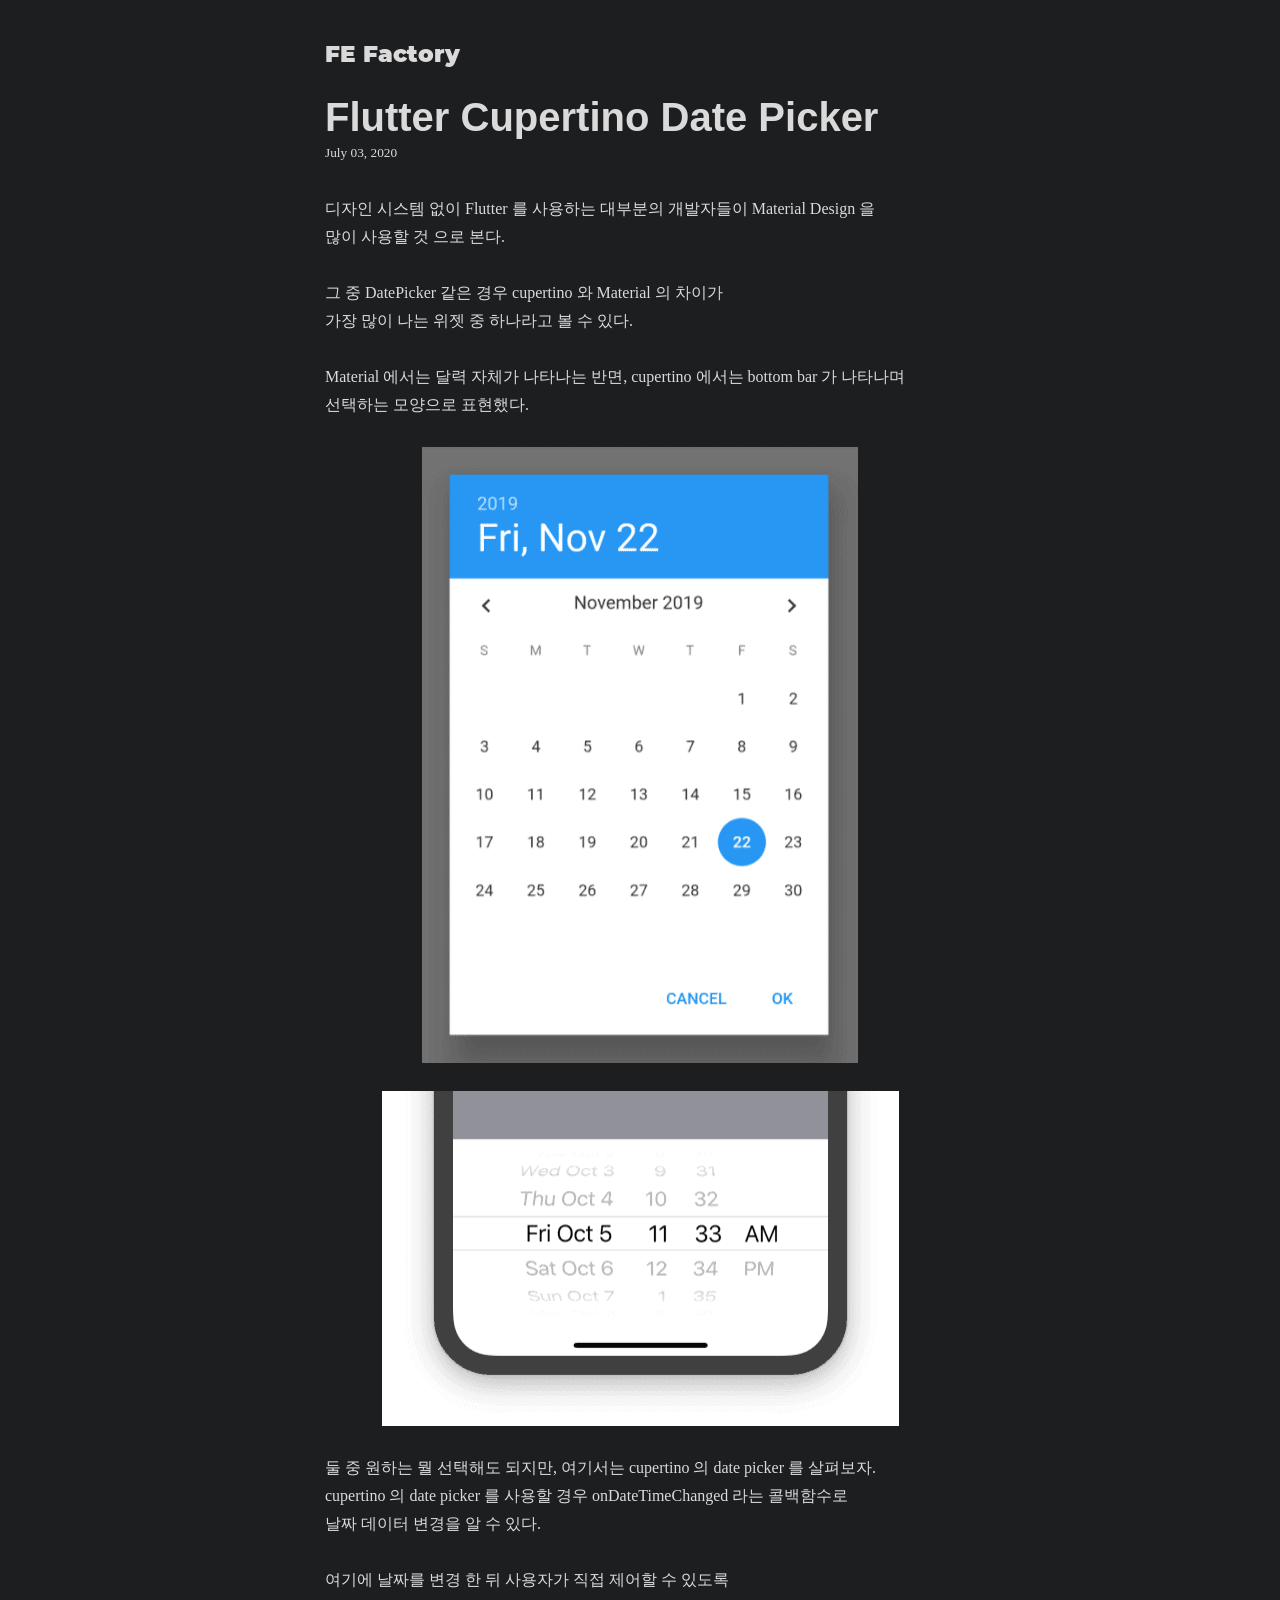
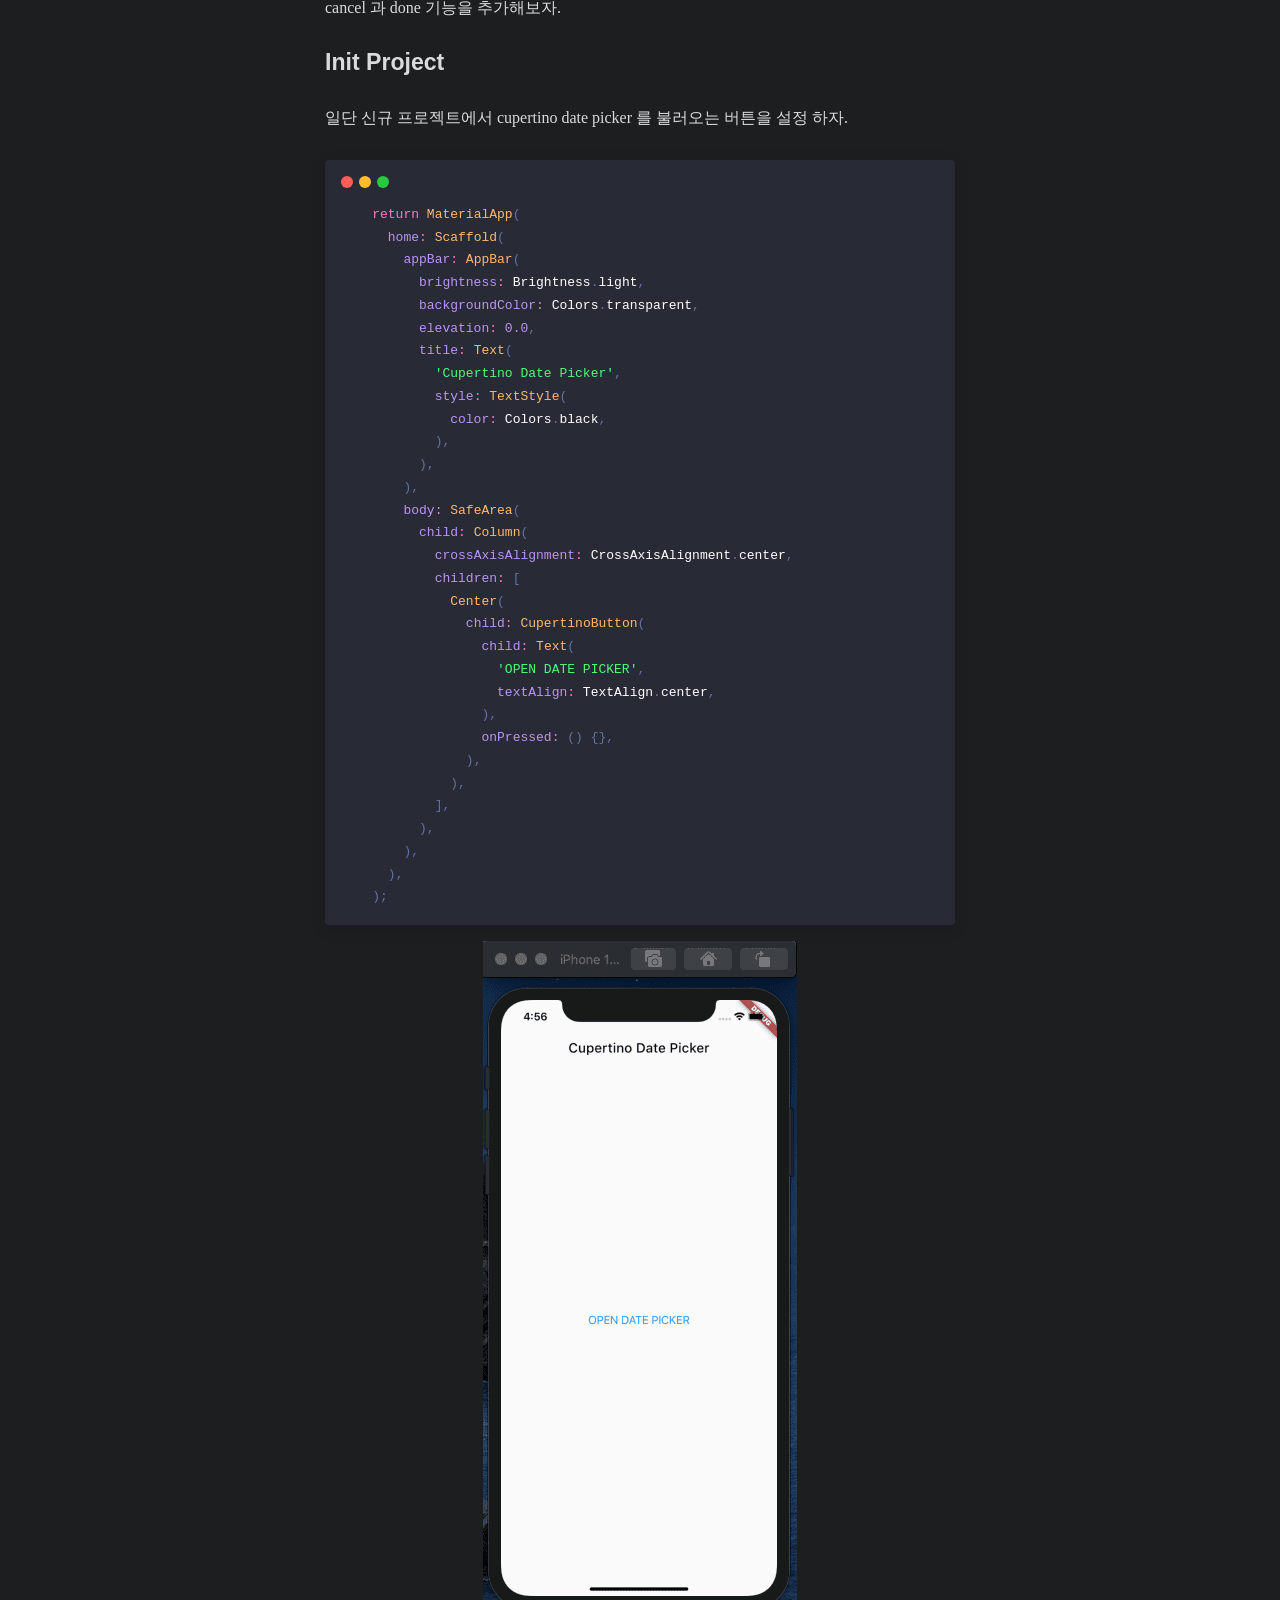
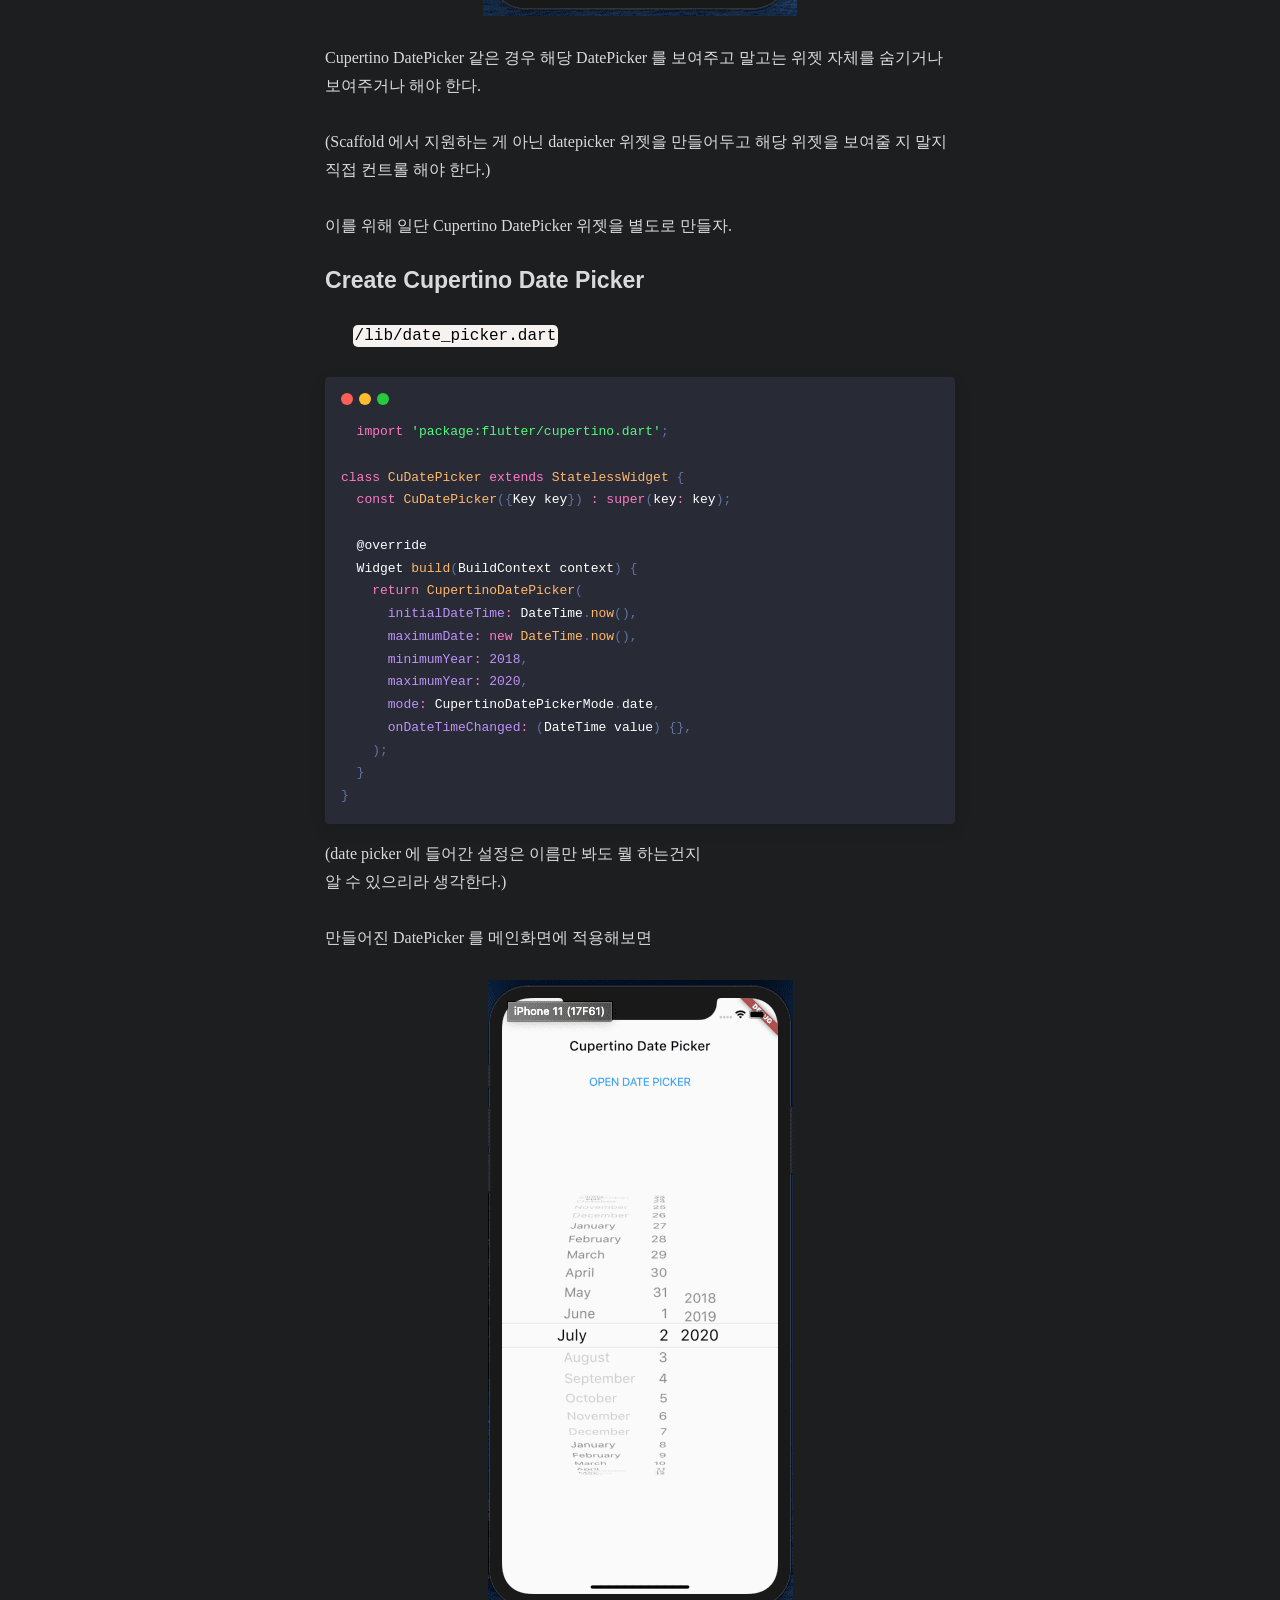
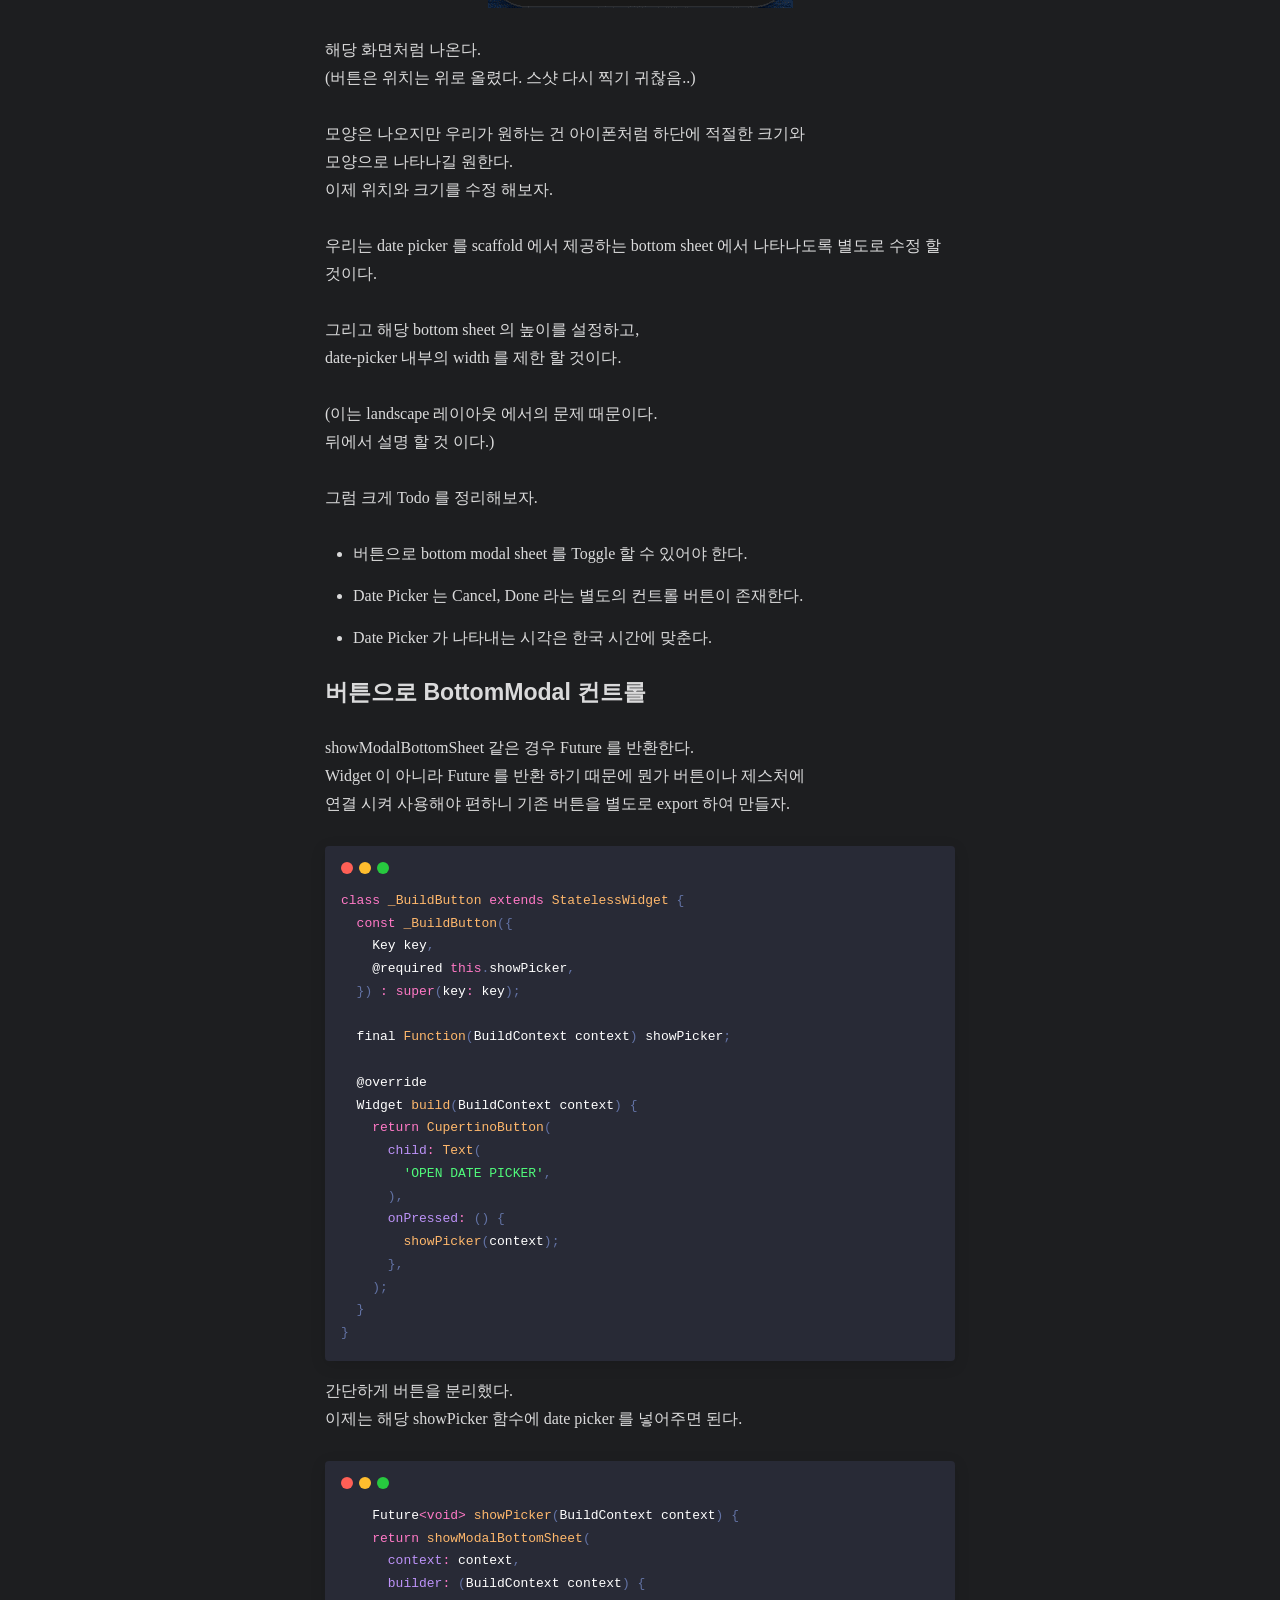
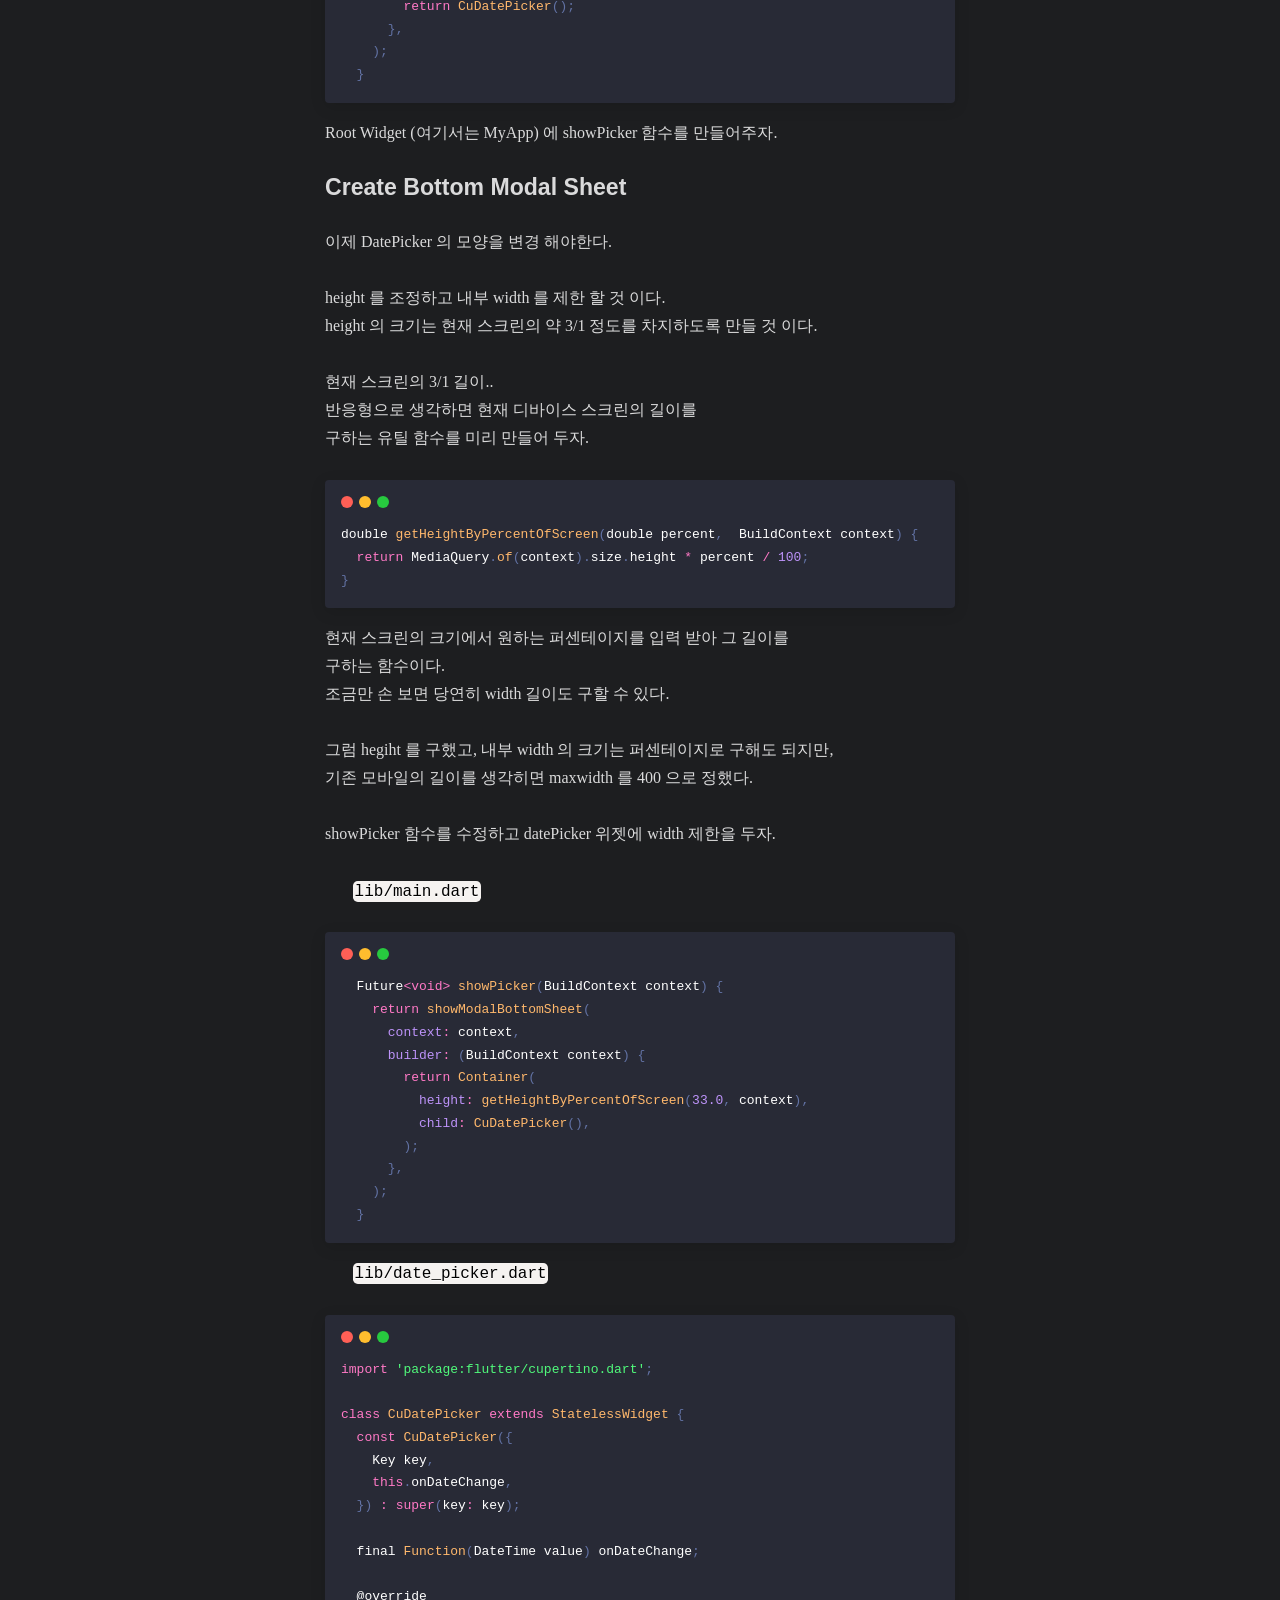
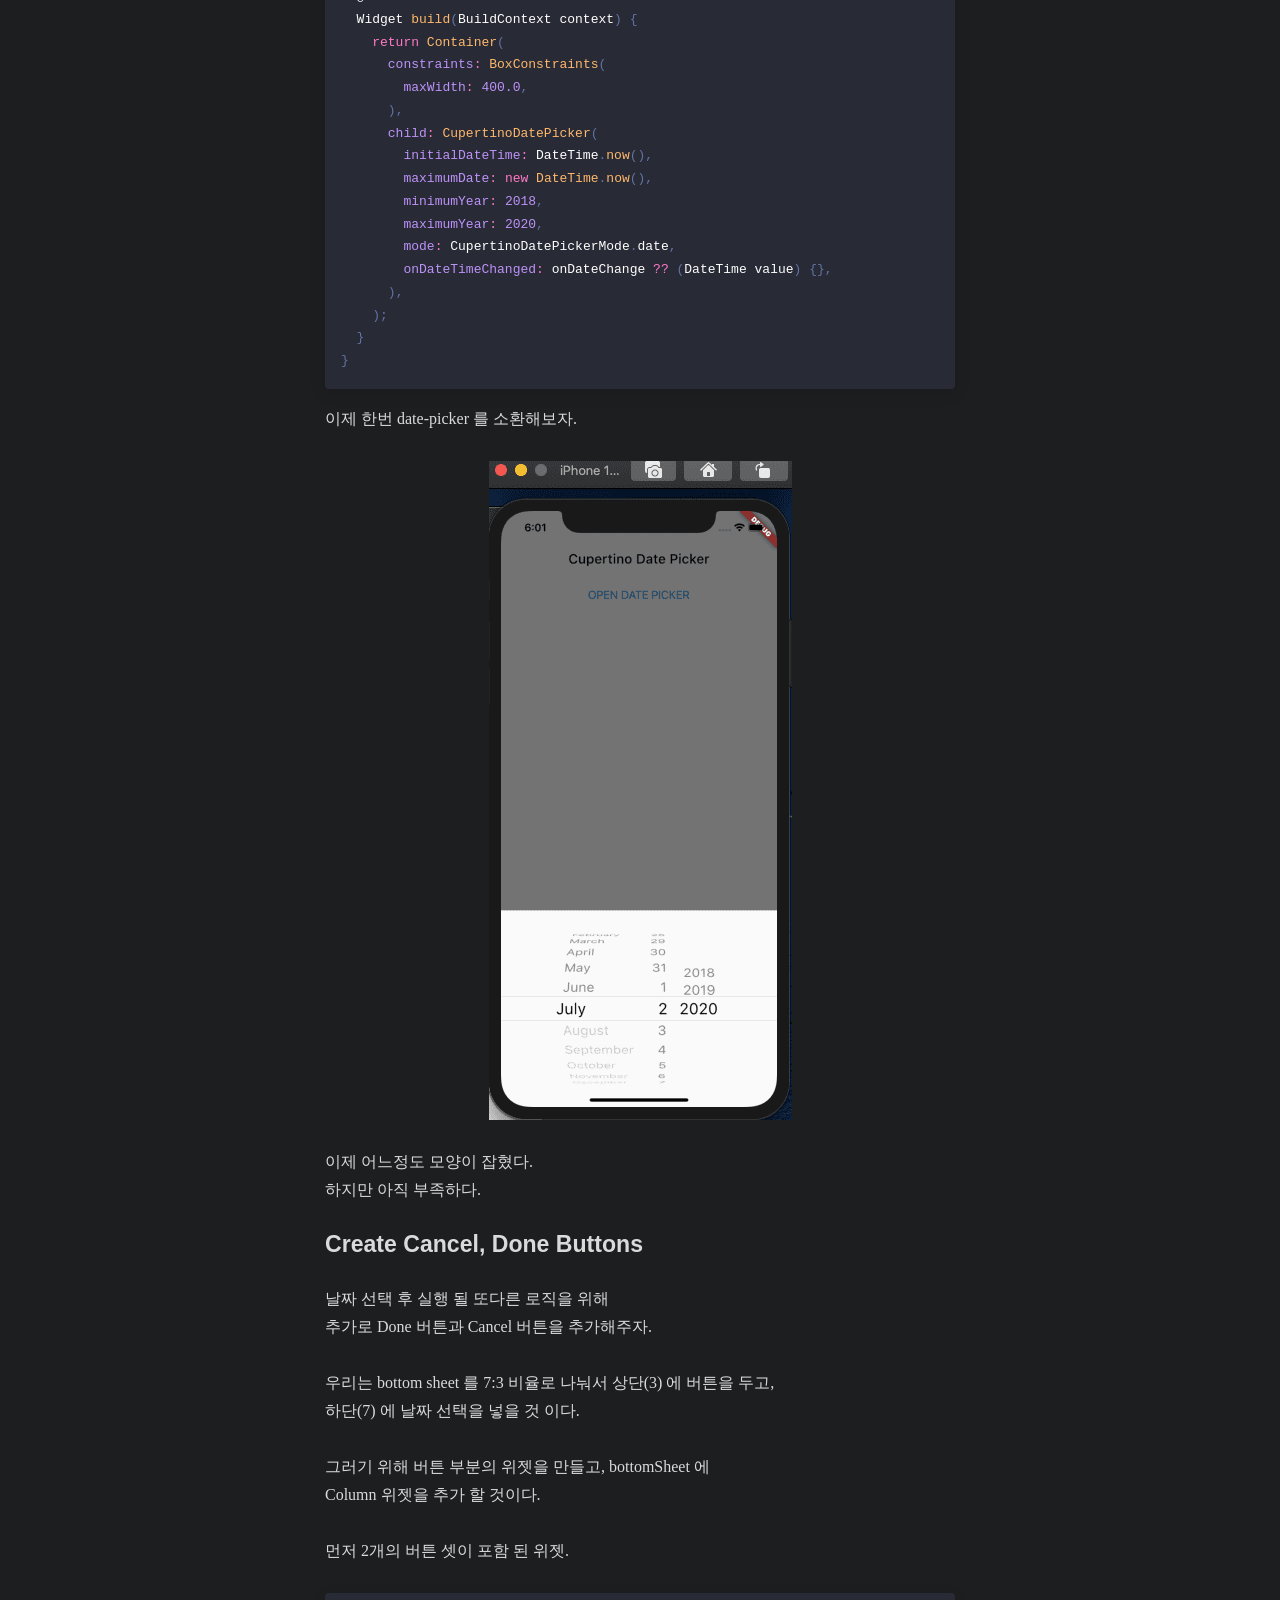
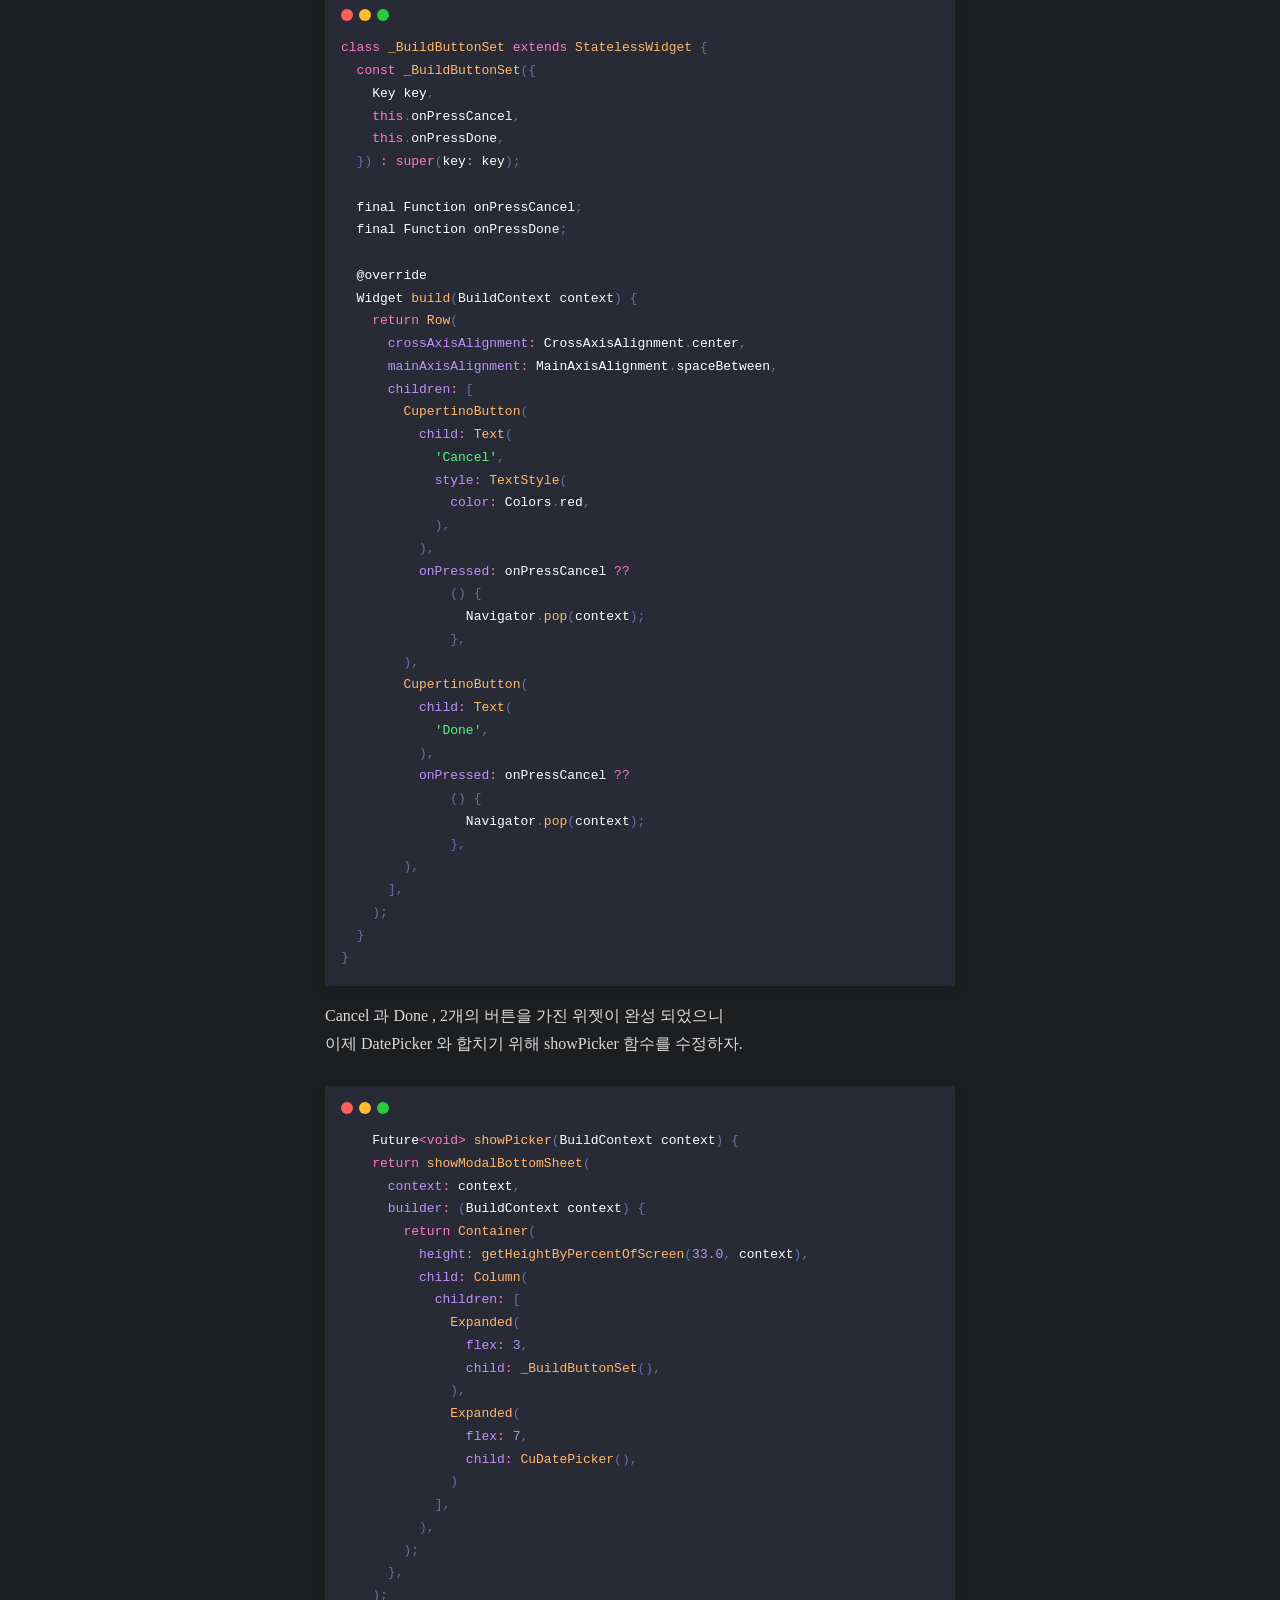
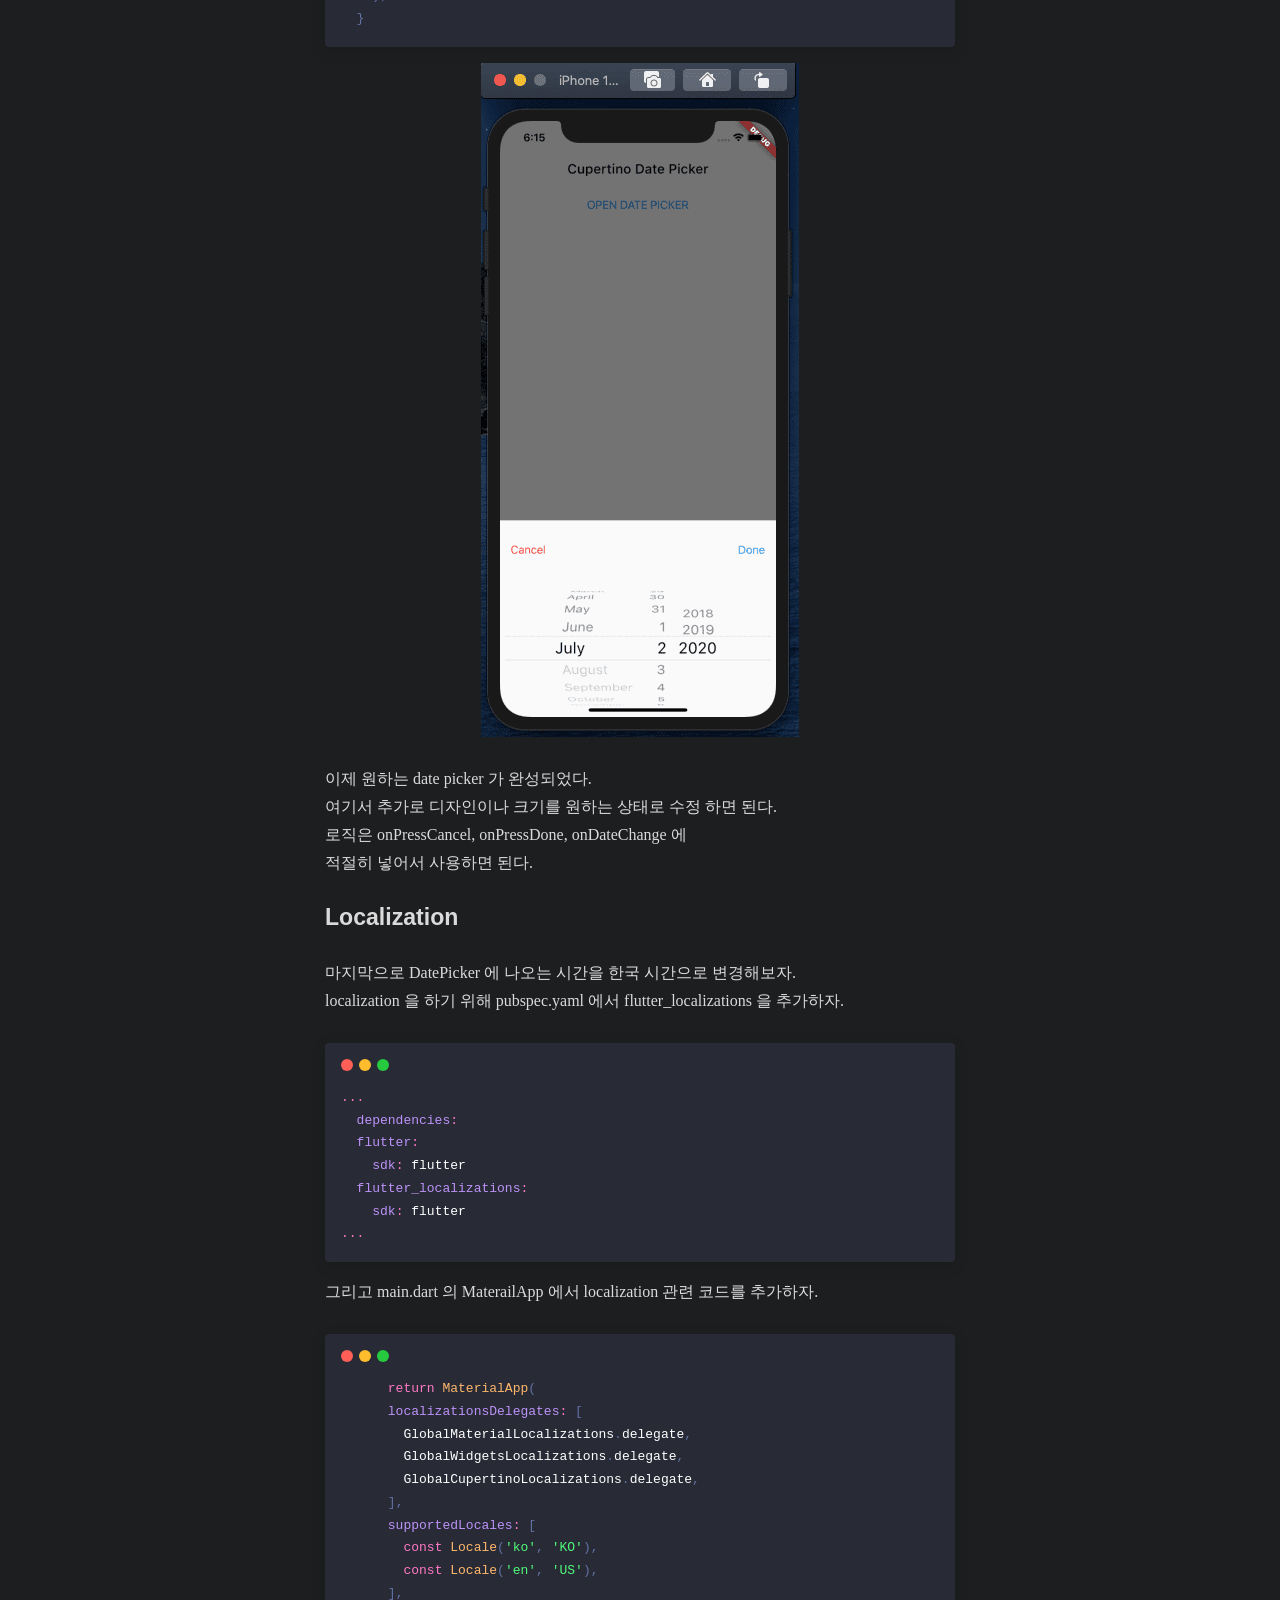
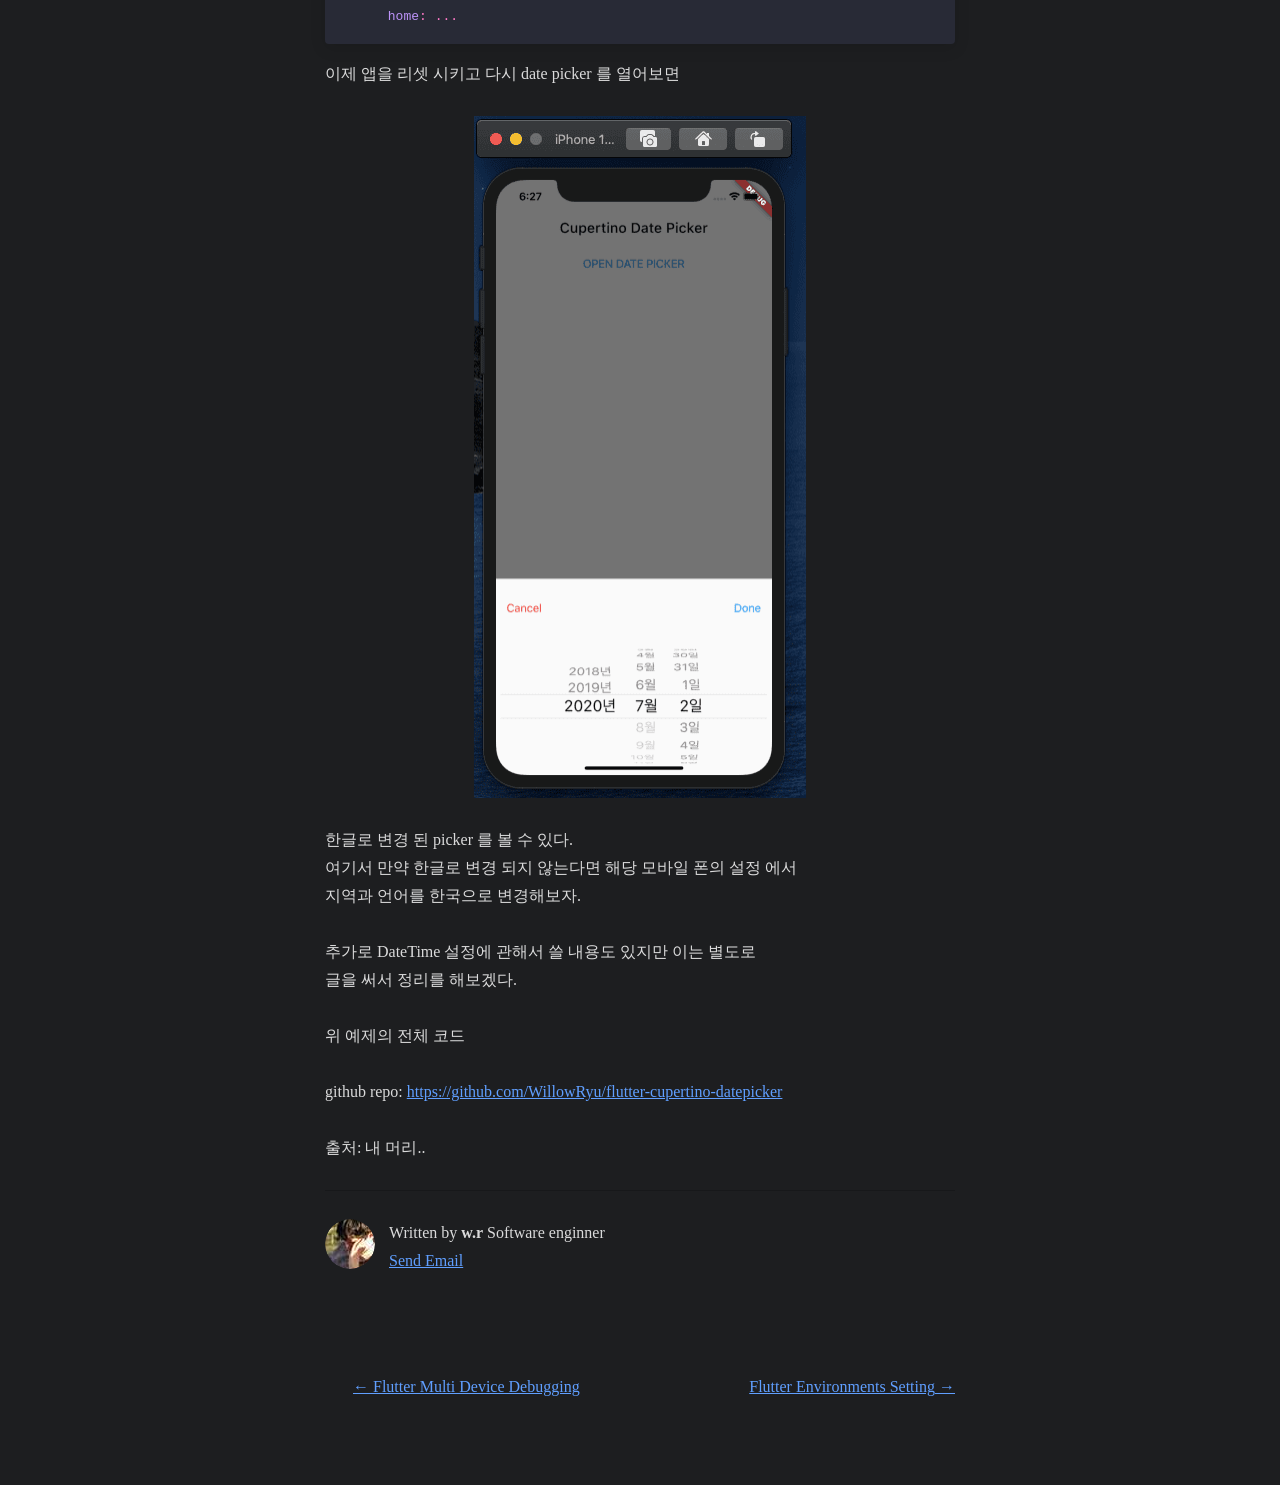
<file: 2020-07-03/index.html>
<!DOCTYPE html><html lang="ko"><head><meta charSet="utf-8"/><meta http-equiv="x-ua-compatible" content="ie=edge"/><meta name="viewport" content="width=device-width, initial-scale=1, shrink-to-fit=no"/><style id="typography.js">html{font-family:sans-serif;-ms-text-size-adjust:100%;-webkit-text-size-adjust:100%}body{margin:0}article,aside,details,figcaption,figure,footer,header,main,menu,nav,section,summary{display:block}audio,canvas,progress,video{display:inline-block}audio:not([controls]){display:none;height:0}progress{vertical-align:baseline}[hidden],template{display:none}a{background-color:transparent;}a:active,a:hover{outline-width:0}abbr[title]{border-bottom:none;text-decoration:underline;text-decoration:underline dotted}b,strong{font-weight:inherit;font-weight:bolder}dfn{font-style:italic}h1{font-size:2em;margin:.67em 0}mark{background-color:#ff0;color:#000}small{font-size:80%}sub,sup{font-size:75%;line-height:0;position:relative;vertical-align:baseline}sub{bottom:-.25em}sup{top:-.5em}img{border-style:none}svg:not(:root){overflow:hidden}code,kbd,pre,samp{font-family:monospace,monospace;font-size:1em}figure{margin:1em 40px}hr{box-sizing:content-box;height:0;overflow:visible}button,input,optgroup,select,textarea{font:inherit;margin:0}optgroup{font-weight:700}button,input{overflow:visible}button,select{text-transform:none}[type=reset],[type=submit],button,html [type=button]{-webkit-appearance:button}[type=button]::-moz-focus-inner,[type=reset]::-moz-focus-inner,[type=submit]::-moz-focus-inner,button::-moz-focus-inner{border-style:none;padding:0}[type=button]:-moz-focusring,[type=reset]:-moz-focusring,[type=submit]:-moz-focusring,button:-moz-focusring{outline:1px dotted ButtonText}fieldset{border:1px solid silver;margin:0 2px;padding:.35em .625em .75em}legend{box-sizing:border-box;color:inherit;display:table;max-width:100%;padding:0;white-space:normal}textarea{overflow:auto}[type=checkbox],[type=radio]{box-sizing:border-box;padding:0}[type=number]::-webkit-inner-spin-button,[type=number]::-webkit-outer-spin-button{height:auto}[type=search]{-webkit-appearance:textfield;outline-offset:-2px}[type=search]::-webkit-search-cancel-button,[type=search]::-webkit-search-decoration{-webkit-appearance:none}::-webkit-input-placeholder{color:inherit;opacity:.54}::-webkit-file-upload-button{-webkit-appearance:button;font:inherit}html{font:100%/1.75 'Spoqa Han Sans Neo',serif;box-sizing:border-box;overflow-y:scroll;}*{box-sizing:inherit;}*:before{box-sizing:inherit;}*:after{box-sizing:inherit;}body{color:hsla(0,0%,0%,0.9);font-family:'Spoqa Han Sans Neo',serif;font-weight:400;word-wrap:break-word;font-kerning:normal;-moz-font-feature-settings:"kern", "liga", "clig", "calt";-ms-font-feature-settings:"kern", "liga", "clig", "calt";-webkit-font-feature-settings:"kern", "liga", "clig", "calt";font-feature-settings:"kern", "liga", "clig", "calt";}img{max-width:100%;margin-left:0;margin-right:0;margin-top:0;padding-bottom:0;padding-left:0;padding-right:0;padding-top:0;margin-bottom:1.75rem;}h1{margin-left:0;margin-right:0;margin-top:0;padding-bottom:0;padding-left:0;padding-right:0;padding-top:0;margin-bottom:1.75rem;color:inherit;font-family:'Spoqa Han Sans Neo',sans-serif;font-weight:900;text-rendering:optimizeLegibility;font-size:2.5rem;line-height:1.1;}h2{margin-left:0;margin-right:0;margin-top:0;padding-bottom:0;padding-left:0;padding-right:0;padding-top:0;margin-bottom:1.75rem;color:inherit;font-family:'Spoqa Han Sans Neo',sans-serif;font-weight:900;text-rendering:optimizeLegibility;font-size:1.73286rem;line-height:1.1;}h3{margin-left:0;margin-right:0;margin-top:0;padding-bottom:0;padding-left:0;padding-right:0;padding-top:0;margin-bottom:1.75rem;color:inherit;font-family:'Spoqa Han Sans Neo',sans-serif;font-weight:900;text-rendering:optimizeLegibility;font-size:1.4427rem;line-height:1.1;}h4{margin-left:0;margin-right:0;margin-top:0;padding-bottom:0;padding-left:0;padding-right:0;padding-top:0;margin-bottom:1.75rem;color:inherit;font-family:'Spoqa Han Sans Neo',sans-serif;font-weight:900;text-rendering:optimizeLegibility;font-size:1rem;line-height:1.1;}h5{margin-left:0;margin-right:0;margin-top:0;padding-bottom:0;padding-left:0;padding-right:0;padding-top:0;margin-bottom:1.75rem;color:inherit;font-family:'Spoqa Han Sans Neo',sans-serif;font-weight:900;text-rendering:optimizeLegibility;font-size:0.83255rem;line-height:1.1;}h6{margin-left:0;margin-right:0;margin-top:0;padding-bottom:0;padding-left:0;padding-right:0;padding-top:0;margin-bottom:1.75rem;color:inherit;font-family:'Spoqa Han Sans Neo',sans-serif;font-weight:900;text-rendering:optimizeLegibility;font-size:0.75966rem;line-height:1.1;}hgroup{margin-left:0;margin-right:0;margin-top:0;padding-bottom:0;padding-left:0;padding-right:0;padding-top:0;margin-bottom:1.75rem;}ul{margin-left:1.75rem;margin-right:0;margin-top:0;padding-bottom:0;padding-left:0;padding-right:0;padding-top:0;margin-bottom:1.75rem;list-style-position:outside;list-style-image:none;}ol{margin-left:1.75rem;margin-right:0;margin-top:0;padding-bottom:0;padding-left:0;padding-right:0;padding-top:0;margin-bottom:1.75rem;list-style-position:outside;list-style-image:none;}dl{margin-left:0;margin-right:0;margin-top:0;padding-bottom:0;padding-left:0;padding-right:0;padding-top:0;margin-bottom:1.75rem;}dd{margin-left:0;margin-right:0;margin-top:0;padding-bottom:0;padding-left:0;padding-right:0;padding-top:0;margin-bottom:1.75rem;}p{margin-left:0;margin-right:0;margin-top:0;padding-bottom:0;padding-left:0;padding-right:0;padding-top:0;margin-bottom:1.75rem;}figure{margin-left:0;margin-right:0;margin-top:0;padding-bottom:0;padding-left:0;padding-right:0;padding-top:0;margin-bottom:1.75rem;}pre{margin-left:0;margin-right:0;margin-top:0;padding-bottom:0;padding-left:0;padding-right:0;padding-top:0;margin-bottom:1.75rem;font-size:0.85rem;line-height:1.75rem;}table{margin-left:0;margin-right:0;margin-top:0;padding-bottom:0;padding-left:0;padding-right:0;padding-top:0;margin-bottom:1.75rem;font-size:1rem;line-height:1.75rem;border-collapse:collapse;width:100%;}fieldset{margin-left:0;margin-right:0;margin-top:0;padding-bottom:0;padding-left:0;padding-right:0;padding-top:0;margin-bottom:1.75rem;}blockquote{margin-left:1.75rem;margin-right:1.75rem;margin-top:0;padding-bottom:0;padding-left:0;padding-right:0;padding-top:0;margin-bottom:1.75rem;}form{margin-left:0;margin-right:0;margin-top:0;padding-bottom:0;padding-left:0;padding-right:0;padding-top:0;margin-bottom:1.75rem;}noscript{margin-left:0;margin-right:0;margin-top:0;padding-bottom:0;padding-left:0;padding-right:0;padding-top:0;margin-bottom:1.75rem;}iframe{margin-left:0;margin-right:0;margin-top:0;padding-bottom:0;padding-left:0;padding-right:0;padding-top:0;margin-bottom:1.75rem;}hr{margin-left:0;margin-right:0;margin-top:0;padding-bottom:0;padding-left:0;padding-right:0;padding-top:0;margin-bottom:calc(1.75rem - 1px);background:hsla(0,0%,0%,0.2);border:none;height:1px;}address{margin-left:0;margin-right:0;margin-top:0;padding-bottom:0;padding-left:0;padding-right:0;padding-top:0;margin-bottom:1.75rem;}b{font-weight:700;}strong{font-weight:700;}dt{font-weight:700;}th{font-weight:700;}li{margin-bottom:calc(1.75rem / 2);}ol li{padding-left:0;}ul li{padding-left:0;}li > ol{margin-left:1.75rem;margin-bottom:calc(1.75rem / 2);margin-top:calc(1.75rem / 2);}li > ul{margin-left:1.75rem;margin-bottom:calc(1.75rem / 2);margin-top:calc(1.75rem / 2);}blockquote *:last-child{margin-bottom:0;}li *:last-child{margin-bottom:0;}p *:last-child{margin-bottom:0;}li > p{margin-bottom:calc(1.75rem / 2);}code{font-size:0.85rem;line-height:1.75rem;}kbd{font-size:0.85rem;line-height:1.75rem;}samp{font-size:0.85rem;line-height:1.75rem;}abbr{border-bottom:1px dotted hsla(0,0%,0%,0.5);cursor:help;}acronym{border-bottom:1px dotted hsla(0,0%,0%,0.5);cursor:help;}abbr[title]{border-bottom:1px dotted hsla(0,0%,0%,0.5);cursor:help;text-decoration:none;}thead{text-align:left;}td,th{text-align:left;border-bottom:1px solid hsla(0,0%,0%,0.12);font-feature-settings:"tnum";-moz-font-feature-settings:"tnum";-ms-font-feature-settings:"tnum";-webkit-font-feature-settings:"tnum";padding-left:1.16667rem;padding-right:1.16667rem;padding-top:0.875rem;padding-bottom:calc(0.875rem - 1px);}th:first-child,td:first-child{padding-left:0;}th:last-child,td:last-child{padding-right:0;}</style><style data-href="/styles.37087882f53630232b20.css" id="gatsby-global-css">@import url(//spoqa.github.io/spoqa-han-sans/css/SpoqaHanSansNeo.css);@font-face{font-family:Montserrat;font-style:normal;font-display:swap;font-weight:100;src:local("Montserrat Thin "),local("Montserrat-Thin"),url(/static/montserrat-latin-100-191cc9f50f3b76b9617cb383f19acb7d.woff2) format("woff2"),url(/static/montserrat-latin-100-370318464551d5f25b0f0a78f374faac.woff) format("woff")}@font-face{font-family:Montserrat;font-style:italic;font-display:swap;font-weight:100;src:local("Montserrat Thin italic"),local("Montserrat-Thinitalic"),url(/static/montserrat-latin-100italic-bdeaeb79db315697bd173a55b097dc18.woff2) format("woff2"),url(/static/montserrat-latin-100italic-ecf7d49386e8f265878e735db34a7c4b.woff) format("woff")}@font-face{font-family:Montserrat;font-style:normal;font-display:swap;font-weight:200;src:local("Montserrat Extra Light "),local("Montserrat-Extra Light"),url(/static/montserrat-latin-200-85d5ef9db7f2dc6979172a4a3b2c57cb.woff2) format("woff2"),url(/static/montserrat-latin-200-1fc98e126a3d152549240e6244d7e669.woff) format("woff")}@font-face{font-family:Montserrat;font-style:italic;font-display:swap;font-weight:200;src:local("Montserrat Extra Light italic"),local("Montserrat-Extra Lightitalic"),url(/static/montserrat-latin-200italic-49095760a498d024fe1a85a078850df9.woff2) format("woff2"),url(/static/montserrat-latin-200italic-fe46cf8b9462c820457d3bf537e4057f.woff) format("woff")}@font-face{font-family:Montserrat;font-style:normal;font-display:swap;font-weight:300;src:local("Montserrat Light "),local("Montserrat-Light"),url(/static/montserrat-latin-300-7c3daf12b706645b5d3710f863a4da04.woff2) format("woff2"),url(/static/montserrat-latin-300-8dc95fab9cf98d02ca8d76e97d3dff60.woff) format("woff")}@font-face{font-family:Montserrat;font-style:italic;font-display:swap;font-weight:300;src:local("Montserrat Light italic"),local("Montserrat-Lightitalic"),url(/static/montserrat-latin-300italic-f20b178ca2024a5eac8e42e6649db86c.woff2) format("woff2"),url(/static/montserrat-latin-300italic-3fe16939288856e8e828fa2661bf2354.woff) format("woff")}@font-face{font-family:Montserrat;font-style:normal;font-display:swap;font-weight:400;src:local("Montserrat Regular "),local("Montserrat-Regular"),url(/static/montserrat-latin-400-bc3aa95dca08f5fee5291e34959c27bc.woff2) format("woff2"),url(/static/montserrat-latin-400-8102c4838f9e3d08dad644290a9cb701.woff) format("woff")}@font-face{font-family:Montserrat;font-style:italic;font-display:swap;font-weight:400;src:local("Montserrat Regular italic"),local("Montserrat-Regularitalic"),url(/static/montserrat-latin-400italic-5cad650422a7184467af5a4d17b264c4.woff2) format("woff2"),url(/static/montserrat-latin-400italic-d191f22af3bb50902b99ac577f81a322.woff) format("woff")}@font-face{font-family:Montserrat;font-style:normal;font-display:swap;font-weight:500;src:local("Montserrat Medium "),local("Montserrat-Medium"),url(/static/montserrat-latin-500-92d16e458625f4d2c8940f6bdca0ff09.woff2) format("woff2"),url(/static/montserrat-latin-500-8b763220218ffc11c57c84ddb80e7b26.woff) format("woff")}@font-face{font-family:Montserrat;font-style:italic;font-display:swap;font-weight:500;src:local("Montserrat Medium italic"),local("Montserrat-Mediumitalic"),url(/static/montserrat-latin-500italic-47bfcca6b69d6a9acca7a8bff17193e2.woff2) format("woff2"),url(/static/montserrat-latin-500italic-72c01f753c3940c0b9cb6bf2389caddf.woff) format("woff")}@font-face{font-family:Montserrat;font-style:normal;font-display:swap;font-weight:600;src:local("Montserrat SemiBold "),local("Montserrat-SemiBold"),url(/static/montserrat-latin-600-6fb1b5623e528e27c18658fecf5ee0ee.woff2) format("woff2"),url(/static/montserrat-latin-600-7c839d15a6f54e7025ba8c0c4b333e8f.woff) format("woff")}@font-face{font-family:Montserrat;font-style:italic;font-display:swap;font-weight:600;src:local("Montserrat SemiBold italic"),local("Montserrat-SemiBolditalic"),url(/static/montserrat-latin-600italic-60789af1c9338ed1a9546722ec54b4f7.woff2) format("woff2"),url(/static/montserrat-latin-600italic-f3d4de8d0afb19e777c79032ce828e3d.woff) format("woff")}@font-face{font-family:Montserrat;font-style:normal;font-display:swap;font-weight:700;src:local("Montserrat Bold "),local("Montserrat-Bold"),url(/static/montserrat-latin-700-39d93cf678c740f9f6b2b1cfde34bee3.woff2) format("woff2"),url(/static/montserrat-latin-700-80f10bd382f0df1cd650fec59f3c9394.woff) format("woff")}@font-face{font-family:Montserrat;font-style:italic;font-display:swap;font-weight:700;src:local("Montserrat Bold italic"),local("Montserrat-Bolditalic"),url(/static/montserrat-latin-700italic-ba136d97b14e82284dd595e257f11c47.woff2) format("woff2"),url(/static/montserrat-latin-700italic-8c98142b425630821139c24bd1698700.woff) format("woff")}@font-face{font-family:Montserrat;font-style:normal;font-display:swap;font-weight:800;src:local("Montserrat ExtraBold "),local("Montserrat-ExtraBold"),url(/static/montserrat-latin-800-b7018be9ed6cd94da8b6675b3a468c3b.woff2) format("woff2"),url(/static/montserrat-latin-800-9a9befcf50d64f9d2d19d8b1d1984add.woff) format("woff")}@font-face{font-family:Montserrat;font-style:italic;font-display:swap;font-weight:800;src:local("Montserrat ExtraBold italic"),local("Montserrat-ExtraBolditalic"),url(/static/montserrat-latin-800italic-540ffdd223d1a9ad3d4e678e1a23372e.woff2) format("woff2"),url(/static/montserrat-latin-800italic-897086f99f4e1f45e6b1e9368527d0bc.woff) format("woff")}@font-face{font-family:Montserrat;font-style:normal;font-display:swap;font-weight:900;src:local("Montserrat Black "),local("Montserrat-Black"),url(/static/montserrat-latin-900-58cd789700850375b834e8b6776002eb.woff2) format("woff2"),url(/static/montserrat-latin-900-26d42c9428780e545a540bbb50c84bce.woff) format("woff")}@font-face{font-family:Montserrat;font-style:italic;font-display:swap;font-weight:900;src:local("Montserrat Black italic"),local("Montserrat-Blackitalic"),url(/static/montserrat-latin-900italic-451157bc8861fe54f523b3669a3def71.woff2) format("woff2"),url(/static/montserrat-latin-900italic-a8ec4957e1c24f5793305763ad9845b3.woff) format("woff")}@font-face{font-family:Merriweather;font-style:normal;font-display:swap;font-weight:300;src:local("Merriweather Light "),local("Merriweather-Light"),url(/static/merriweather-latin-300-b1158cfcd4aacb9d8fb61625e37af46a.woff2) format("woff2"),url(/static/merriweather-latin-300-cc7de05e166e90320d7d896e0f72a19d.woff) format("woff")}@font-face{font-family:Merriweather;font-style:italic;font-display:swap;font-weight:300;src:local("Merriweather Light italic"),local("Merriweather-Lightitalic"),url(/static/merriweather-latin-300italic-8fe52a48089d6ebe46db0b8e7cc66263.woff2) format("woff2"),url(/static/merriweather-latin-300italic-e1331f5397c2a673f9d3765138debdb5.woff) format("woff")}@font-face{font-family:Merriweather;font-style:normal;font-display:swap;font-weight:400;src:local("Merriweather Regular "),local("Merriweather-Regular"),url(/static/merriweather-latin-400-8276fdb72ae8f4714d4e6eba704cc39f.woff2) format("woff2"),url(/static/merriweather-latin-400-69f09800f4f6479d06e44eba837df872.woff) format("woff")}@font-face{font-family:Merriweather;font-style:italic;font-display:swap;font-weight:400;src:local("Merriweather Regular italic"),local("Merriweather-Regularitalic"),url(/static/merriweather-latin-400italic-3a9be9ea9f7aa4af6de7307df21d9fc0.woff2) format("woff2"),url(/static/merriweather-latin-400italic-d76079ed7541a433a54f79316de086e9.woff) format("woff")}@font-face{font-family:Merriweather;font-style:normal;font-display:swap;font-weight:700;src:local("Merriweather Bold "),local("Merriweather-Bold"),url(/static/merriweather-latin-700-fa534be7ffa380e39a7f6e03bf9a5e03.woff2) format("woff2"),url(/static/merriweather-latin-700-ba56ea84b8084b7ff9677f50d3cd81bd.woff) format("woff")}@font-face{font-family:Merriweather;font-style:italic;font-display:swap;font-weight:700;src:local("Merriweather Bold italic"),local("Merriweather-Bolditalic"),url(/static/merriweather-latin-700italic-1ef5edaaa20ae53ea50399884c5e48c6.woff2) format("woff2"),url(/static/merriweather-latin-700italic-534bc9e7ce93c73d73426e46acd78092.woff) format("woff")}@font-face{font-family:Merriweather;font-style:normal;font-display:swap;font-weight:900;src:local("Merriweather Black "),local("Merriweather-Black"),url(/static/merriweather-latin-900-7528fb70e8a4a82c7305e72ff43ac25f.woff2) format("woff2"),url(/static/merriweather-latin-900-3799b6e2f5ed3fcccf9d7a708d7419fa.woff) format("woff")}@font-face{font-family:Merriweather;font-style:italic;font-display:swap;font-weight:900;src:local("Merriweather Black italic"),local("Merriweather-Blackitalic"),url(/static/merriweather-latin-900italic-e1b4d2aaa78e12ad84aaf8a56321e4c2.woff2) format("woff2"),url(/static/merriweather-latin-900italic-2ae22f731b3424e8dbb4b37f7ca6e708.woff) format("woff")}body{background-color:var(--theme);--theme:#1d1e20;--entry:#2e2e33;--pblue:#609fff;--primary:hsla(0,0%,100%,0.84);--secondary:hsla(0,0%,100%,0.56);--tertiary:hsla(0,0%,100%,0.16);--content:hsla(0,0%,100%,0.74);--hljs-bg:#2e2e33;--code-bg:#37383e;--border:#333;--gap:24px;--radius:8px}img{display:block;margin:0 auto}.link-post{margin-bottom:calc(var(--gap)*1.5)}.link-title{color:var(--primary)}.link-desc{color:var(--secondary);margin-bottom:0}a:link,a:visited{color:var(--pblue)}code[class*=language-],pre[class*=language-]{color:#000;background:none;text-shadow:0 1px #fff;font-family:Consolas,Monaco,Andale Mono,Ubuntu Mono,monospace;font-size:1em;text-align:left;white-space:pre;word-spacing:normal;word-break:normal;word-wrap:normal;line-height:1.5;tab-size:4;-webkit-hyphens:none;hyphens:none}code[class*=language-]::selection,code[class*=language-] ::selection,pre[class*=language-]::selection,pre[class*=language-] ::selection{text-shadow:none;background:#b3d4fc}@media print{code[class*=language-],pre[class*=language-]{text-shadow:none}}pre[class*=language-]{padding:1em;margin:.5em 0;overflow:auto}:not(pre)>code[class*=language-],pre[class*=language-]{background:#f5f2f0}:not(pre)>code[class*=language-]{padding:.1em;border-radius:.3em;white-space:normal}.token.cdata,.token.comment,.token.doctype,.token.prolog{color:#708090}.token.punctuation{color:#999}.token.namespace{opacity:.7}.token.boolean,.token.constant,.token.deleted,.token.number,.token.property,.token.symbol,.token.tag{color:#905}.token.attr-name,.token.builtin,.token.char,.token.inserted,.token.selector,.token.string{color:#690}.language-css .token.string,.style .token.string,.token.entity,.token.operator,.token.url{color:#9a6e3a;background:hsla(0,0%,100%,.5)}.token.atrule,.token.attr-value,.token.keyword{color:#07a}.token.class-name,.token.function{color:#dd4a68}.token.important,.token.regex,.token.variable{color:#e90}.token.bold,.token.important{font-weight:700}.token.italic{font-style:italic}.token.entity{cursor:help}</style><meta name="generator" content="Gatsby 2.32.13"/><link rel="sitemap" type="application/xml" href="/sitemap.xml"/><link rel="preconnect" href="https://www.google-analytics.com"/><link rel="dns-prefetch" href="https://www.google-analytics.com"/><link rel="alternate" type="application/rss+xml" href="/rss.xml"/><link rel="icon" href="/favicon-32x32.png?v=0f40eccc76f1834aab0a5215019710bb" type="image/png"/><link rel="manifest" href="/manifest.webmanifest" crossorigin="anonymous"/><meta name="theme-color" content="#ffffff"/><link rel="apple-touch-icon" sizes="48x48" href="/icons/icon-48x48.png?v=0f40eccc76f1834aab0a5215019710bb"/><link rel="apple-touch-icon" sizes="72x72" href="/icons/icon-72x72.png?v=0f40eccc76f1834aab0a5215019710bb"/><link rel="apple-touch-icon" sizes="96x96" href="/icons/icon-96x96.png?v=0f40eccc76f1834aab0a5215019710bb"/><link rel="apple-touch-icon" sizes="144x144" href="/icons/icon-144x144.png?v=0f40eccc76f1834aab0a5215019710bb"/><link rel="apple-touch-icon" sizes="192x192" href="/icons/icon-192x192.png?v=0f40eccc76f1834aab0a5215019710bb"/><link rel="apple-touch-icon" sizes="256x256" href="/icons/icon-256x256.png?v=0f40eccc76f1834aab0a5215019710bb"/><link rel="apple-touch-icon" sizes="384x384" href="/icons/icon-384x384.png?v=0f40eccc76f1834aab0a5215019710bb"/><link rel="apple-touch-icon" sizes="512x512" href="/icons/icon-512x512.png?v=0f40eccc76f1834aab0a5215019710bb"/><title data-react-helmet="true">Flutter Cupertino Date Picker | FE Factory</title><meta data-react-helmet="true" name="description" content="간단한 Custom Cupertino Date Picker"/><meta data-react-helmet="true" property="og:title" content="Flutter Cupertino Date Picker"/><meta data-react-helmet="true" property="og:description" content="간단한 Custom Cupertino Date Picker"/><meta data-react-helmet="true" property="og:type" content="website"/><meta data-react-helmet="true" name="naver-site-verification" content="76f6ac32f3fb1d4edd76ca9e23147df017e84e1e"/><meta data-react-helmet="true" name="google-site-verification" content="xpWaxIvUUroKZmiqn47I1cdGg6BlValEeeZUZIBOl-k"/><link href="//fonts.googleapis.com/css?family=Noto+Serif+KR:400,700|Noto+Sans+KR:400,700" rel="stylesheet" type="text/css"/><link as="script" rel="preload" href="/webpack-runtime-6403a9343c4daea86c21.js"/><link as="script" rel="preload" href="/framework-643cd9d57cfac08fd2c4.js"/><link as="script" rel="preload" href="/styles-3c579c614835d628a567.js"/><link as="script" rel="preload" href="/app-e0eca157ef08c2086462.js"/><link as="script" rel="preload" href="/commons-4533d1fa39224d48c06a.js"/><link as="script" rel="preload" href="/cd7d5f864fc9e15ed8adef086269b0aeff617554-e6e6efc05ff6d94c0fa4.js"/><link as="script" rel="preload" href="/component---src-templates-blog-post-js-575aaa1fccbb0c3ee048.js"/><link as="fetch" rel="preload" href="/page-data/2020-07-03/page-data.json" crossorigin="anonymous"/><link as="fetch" rel="preload" href="/page-data/sq/d/2841359383.json" crossorigin="anonymous"/><link as="fetch" rel="preload" href="/page-data/sq/d/3490846071.json" crossorigin="anonymous"/><link as="fetch" rel="preload" href="/page-data/app-data.json" crossorigin="anonymous"/></head><body><div id="___gatsby"><div style="outline:none" tabindex="-1" id="gatsby-focus-wrapper"><div style="margin-left:auto;margin-right:auto;max-width:42rem;padding:2.625rem 1.3125rem;color:#1d1d1f"><header><h3 class="link-title" style="font-family:Montserrat, sans-serif;margin-top:0"><a style="box-shadow:none;color:inherit;text-decoration:none" href="/">FE Factory</a></h3></header><main class="link-title"><article><header><h1 style="margin-top:1.75rem;margin-bottom:0">Flutter Cupertino Date Picker</h1><p style="font-size:0.83255rem;line-height:1.75rem;display:block;margin-bottom:1.75rem">July 03, 2020</p></header><section><p>디자인 시스템 없이 Flutter 를 사용하는 대부분의 개발자들이 Material Design 을<br>
많이 사용할 것 으로 본다.  </p>
<p>그 중 DatePicker 같은 경우 cupertino 와 Material 의 차이가<br>
가장 많이 나는 위젯 중 하나라고 볼 수 있다. </p>
<p>Material 에서는 달력 자체가 나타나는 반면, cupertino 에서는 bottom bar 가 나타나며<br>
선택하는 모양으로 표현했다. </p>
<p><span
      class="gatsby-resp-image-wrapper"
      style="position: relative; display: block; margin-left: auto; margin-right: auto; max-width: 436px; "
    >
      <a
    class="gatsby-resp-image-link"
    href="/static/2bea3a5c000b5a3e1a26e37e956dadea/8574c/material-date-picker.png"
    style="display: block"
    target="_blank"
    rel="noopener"
  >
    <span
    class="gatsby-resp-image-background-image"
    style="padding-bottom: 141.2162162162162%; position: relative; bottom: 0; left: 0; background-image: url('[data-uri]'); background-size: cover; display: block;"
  ></span>
  <img
        class="gatsby-resp-image-image"
        alt="material-date-picker"
        title="material-date-picker"
        src="/static/2bea3a5c000b5a3e1a26e37e956dadea/8574c/material-date-picker.png"
        srcset="/static/2bea3a5c000b5a3e1a26e37e956dadea/12f09/material-date-picker.png 148w,
/static/2bea3a5c000b5a3e1a26e37e956dadea/e4a3f/material-date-picker.png 295w,
/static/2bea3a5c000b5a3e1a26e37e956dadea/8574c/material-date-picker.png 436w"
        sizes="(max-width: 436px) 100vw, 436px"
        style="width:100%;height:100%;margin:0;vertical-align:middle;position:absolute;top:0;left:0;"
        loading="lazy"
      />
  </a>
    </span></p>
<p><span
      class="gatsby-resp-image-wrapper"
      style="position: relative; display: block; margin-left: auto; margin-right: auto; max-width: 517px; "
    >
      <a
    class="gatsby-resp-image-link"
    href="/static/b62240fc84274a90b06bbdf49a50f359/fa2f5/cupertino-date-picker.png"
    style="display: block"
    target="_blank"
    rel="noopener"
  >
    <span
    class="gatsby-resp-image-background-image"
    style="padding-bottom: 64.86486486486486%; position: relative; bottom: 0; left: 0; background-image: url('[data-uri]'); background-size: cover; display: block;"
  ></span>
  <img
        class="gatsby-resp-image-image"
        alt="cupertino-date-picker"
        title="cupertino-date-picker"
        src="/static/b62240fc84274a90b06bbdf49a50f359/fa2f5/cupertino-date-picker.png"
        srcset="/static/b62240fc84274a90b06bbdf49a50f359/12f09/cupertino-date-picker.png 148w,
/static/b62240fc84274a90b06bbdf49a50f359/e4a3f/cupertino-date-picker.png 295w,
/static/b62240fc84274a90b06bbdf49a50f359/fa2f5/cupertino-date-picker.png 517w"
        sizes="(max-width: 517px) 100vw, 517px"
        style="width:100%;height:100%;margin:0;vertical-align:middle;position:absolute;top:0;left:0;"
        loading="lazy"
      />
  </a>
    </span></p>
<p>둘 중 원하는 뭘 선택해도 되지만, 여기서는 cupertino 의 date picker 를 살펴보자.<br>
cupertino 의 date picker 를 사용할 경우
onDateTimeChanged 라는 콜백함수로<br>
날짜 데이터 변경을 알 수 있다.</p>
<p>여기에 날짜를 변경 한 뒤 사용자가 직접 제어할 수 있도록<br>
cancel 과 done 기능을 추가해보자.</p>
<h3>Init Project</h3>
<p>일단 신규 프로젝트에서 cupertino date picker 를 불러오는 버튼을
설정 하자.</p>
<deckgo-highlight-code language="javascript"  >
          <code slot="code">    return MaterialApp(
      home: Scaffold(
        appBar: AppBar(
          brightness: Brightness.light,
          backgroundColor: Colors.transparent,
          elevation: 0.0,
          title: Text(
            &#39;Cupertino Date Picker&#39;,
            style: TextStyle(
              color: Colors.black,
            ),
          ),
        ),
        body: SafeArea(
          child: Column(
            crossAxisAlignment: CrossAxisAlignment.center,
            children: [
              Center(
                child: CupertinoButton(
                  child: Text(
                    &#39;OPEN DATE PICKER&#39;,
                    textAlign: TextAlign.center,
                  ),
                  onPressed: () {},
                ),
              ),
            ],
          ),
        ),
      ),
    );</code>
        </deckgo-highlight-code>
<p><span
      class="gatsby-resp-image-wrapper"
      style="position: relative; display: block; margin-left: auto; margin-right: auto; max-width: 314px; "
    >
      <a
    class="gatsby-resp-image-link"
    href="/static/22d2be84ec0b5245a7aaac3c3c763bc1/5b158/date-picker.png"
    style="display: block"
    target="_blank"
    rel="noopener"
  >
    <span
    class="gatsby-resp-image-background-image"
    style="padding-bottom: 214.86486486486487%; position: relative; bottom: 0; left: 0; background-image: url('[data-uri]'); background-size: cover; display: block;"
  ></span>
  <img
        class="gatsby-resp-image-image"
        alt="date-picker"
        title="date-picker"
        src="/static/22d2be84ec0b5245a7aaac3c3c763bc1/5b158/date-picker.png"
        srcset="/static/22d2be84ec0b5245a7aaac3c3c763bc1/12f09/date-picker.png 148w,
/static/22d2be84ec0b5245a7aaac3c3c763bc1/e4a3f/date-picker.png 295w,
/static/22d2be84ec0b5245a7aaac3c3c763bc1/5b158/date-picker.png 314w"
        sizes="(max-width: 314px) 100vw, 314px"
        style="width:100%;height:100%;margin:0;vertical-align:middle;position:absolute;top:0;left:0;"
        loading="lazy"
      />
  </a>
    </span></p>
<p>Cupertino DatePicker 같은 경우 해당 DatePicker 를 보여주고
말고는 위젯 자체를 숨기거나 보여주거나 해야 한다.</p>
<p>(Scaffold 에서 지원하는 게 아닌 datepicker 위젯을 만들어두고
해당 위젯을 보여줄 지 말지 직접 컨트롤 해야 한다.)</p>
<p>이를 위해 일단 Cupertino DatePicker 위젯을 별도로 만들자.</p>
<h3>Create Cupertino Date Picker</h3>
<blockquote>
<p><code class="language-text">/lib/date_picker.dart</code></p>
</blockquote>
<deckgo-highlight-code language="javascript"  >
          <code slot="code">  import &#39;package:flutter/cupertino.dart&#39;;

class CuDatePicker extends StatelessWidget {
  const CuDatePicker({Key key}) : super(key: key);

  @override
  Widget build(BuildContext context) {
    return CupertinoDatePicker(
      initialDateTime: DateTime.now(),
      maximumDate: new DateTime.now(),
      minimumYear: 2018,
      maximumYear: 2020,
      mode: CupertinoDatePickerMode.date,
      onDateTimeChanged: (DateTime value) {},
    );
  }
}</code>
        </deckgo-highlight-code>
<p>(date picker 에 들어간 설정은 이름만 봐도 뭘 하는건지<br>
알 수 있으리라 생각한다.)  </p>
<p>만들어진 DatePicker 를 메인화면에 적용해보면</p>
<p><span
      class="gatsby-resp-image-wrapper"
      style="position: relative; display: block; margin-left: auto; margin-right: auto; max-width: 305px; "
    >
      <a
    class="gatsby-resp-image-link"
    href="/static/f73cb836d7a74671adda62f30c563e7a/a3e09/cu-datepicker.png"
    style="display: block"
    target="_blank"
    rel="noopener"
  >
    <span
    class="gatsby-resp-image-background-image"
    style="padding-bottom: 206.08108108108104%; position: relative; bottom: 0; left: 0; background-image: url('[data-uri]'); background-size: cover; display: block;"
  ></span>
  <img
        class="gatsby-resp-image-image"
        alt="cu-datepicker"
        title="cu-datepicker"
        src="/static/f73cb836d7a74671adda62f30c563e7a/a3e09/cu-datepicker.png"
        srcset="/static/f73cb836d7a74671adda62f30c563e7a/12f09/cu-datepicker.png 148w,
/static/f73cb836d7a74671adda62f30c563e7a/e4a3f/cu-datepicker.png 295w,
/static/f73cb836d7a74671adda62f30c563e7a/a3e09/cu-datepicker.png 305w"
        sizes="(max-width: 305px) 100vw, 305px"
        style="width:100%;height:100%;margin:0;vertical-align:middle;position:absolute;top:0;left:0;"
        loading="lazy"
      />
  </a>
    </span></p>
<p>해당 화면처럼 나온다.<br>
(버튼은 위치는 위로 올렸다. 스샷 다시 찍기 귀찮음..)  </p>
<p>모양은 나오지만 우리가 원하는 건 아이폰처럼 하단에 적절한 크기와<br>
모양으로 나타나길 원한다.<br>
이제 위치와 크기를 수정 해보자.  </p>
<p>우리는 date picker 를 scaffold 에서 제공하는 bottom sheet 에서
나타나도록 별도로 수정 할 것이다.</p>
<p>그리고 해당 bottom sheet 의 높이를 설정하고,<br>
date-picker 내부의 width 를 제한 할 것이다.  </p>
<p>(이는 landscape 레이아웃 에서의 문제 때문이다.<br>
뒤에서 설명 할 것 이다.)</p>
<p>그럼 크게 Todo 를 정리해보자.</p>
<ul>
<li>버튼으로 bottom modal sheet 를 Toggle 할 수 있어야 한다.</li>
<li>Date Picker 는 Cancel, Done 라는 별도의 컨트롤 버튼이 존재한다.</li>
<li>Date Picker 가 나타내는 시각은 한국 시간에 맞춘다.</li>
</ul>
<h3>버튼으로 BottomModal 컨트롤</h3>
<p>showModalBottomSheet 같은 경우 Future<void> 를 반환한다.<br>
Widget 이 아니라 Future 를 반환 하기 때문에 뭔가 버튼이나 제스처에<br>
연결 시켜 사용해야 편하니 기존 버튼을 별도로 export 하여 만들자.  </p>
<deckgo-highlight-code language="javascript"  >
          <code slot="code">class _BuildButton extends StatelessWidget {
  const _BuildButton({
    Key key,
    @required this.showPicker,
  }) : super(key: key);

  final Function(BuildContext context) showPicker;

  @override
  Widget build(BuildContext context) {
    return CupertinoButton(
      child: Text(
        &#39;OPEN DATE PICKER&#39;,
      ),
      onPressed: () {
        showPicker(context);
      },
    );
  }
}</code>
        </deckgo-highlight-code>
<p>간단하게 버튼을 분리했다.<br>
이제는 해당 showPicker 함수에 date picker 를 넣어주면 된다.</p>
<deckgo-highlight-code language="javascript"  >
          <code slot="code">    Future&lt;void&gt; showPicker(BuildContext context) {
    return showModalBottomSheet(
      context: context,
      builder: (BuildContext context) {
        return CuDatePicker();
      },
    );
  }</code>
        </deckgo-highlight-code>
<p>Root Widget (여기서는 MyApp) 에 showPicker 함수를 만들어주자.  </p>
<h3>Create Bottom Modal Sheet</h3>
<p>이제 DatePicker 의 모양을 변경 해야한다. </p>
<p>height 를 조정하고 내부 width 를 제한 할 것 이다.<br>
height 의 크기는 현재 스크린의 약 3/1 정도를 차지하도록 만들 것 이다.  </p>
<p>현재 스크린의 3/1 길이..<br>
반응형으로 생각하면 현재 디바이스 스크린의 길이를<br>
구하는 유틸 함수를 미리 만들어 두자.</p>
<deckgo-highlight-code language="javascript"  >
          <code slot="code">double getHeightByPercentOfScreen(double percent,  BuildContext context) {
  return MediaQuery.of(context).size.height * percent / 100;
}</code>
        </deckgo-highlight-code>
<p>현재 스크린의 크기에서 원하는 퍼센테이지를 입력 받아 그 길이를<br>
구하는 함수이다.<br>
조금만 손 보면 당연히 width 길이도 구할 수 있다.</p>
<p>그럼 hegiht 를 구했고, 내부 width 의 크기는 퍼센테이지로 구해도 되지만,<br>
기존 모바일의 길이를 생각히면 maxwidth 를 400 으로 정했다.</p>
<p>showPicker 함수를 수정하고 datePicker 위젯에 width 제한을 두자.</p>
<blockquote>
<p><code class="language-text">lib/main.dart</code></p>
</blockquote>
<deckgo-highlight-code language="javascript"  >
          <code slot="code">  Future&lt;void&gt; showPicker(BuildContext context) {
    return showModalBottomSheet(
      context: context,
      builder: (BuildContext context) {
        return Container(
          height: getHeightByPercentOfScreen(33.0, context),
          child: CuDatePicker(),
        );
      },
    );
  }</code>
        </deckgo-highlight-code>
<blockquote>
<p><code class="language-text">lib/date_picker.dart</code></p>
</blockquote>
<deckgo-highlight-code language="javascript"  >
          <code slot="code">import &#39;package:flutter/cupertino.dart&#39;;

class CuDatePicker extends StatelessWidget {
  const CuDatePicker({
    Key key,
    this.onDateChange,
  }) : super(key: key);

  final Function(DateTime value) onDateChange;

  @override
  Widget build(BuildContext context) {
    return Container(
      constraints: BoxConstraints(
        maxWidth: 400.0,
      ),
      child: CupertinoDatePicker(
        initialDateTime: DateTime.now(),
        maximumDate: new DateTime.now(),
        minimumYear: 2018,
        maximumYear: 2020,
        mode: CupertinoDatePickerMode.date,
        onDateTimeChanged: onDateChange ?? (DateTime value) {},
      ),
    );
  }
}</code>
        </deckgo-highlight-code>
<p>이제 한번 date-picker 를 소환해보자.</p>
<p><span
      class="gatsby-resp-image-wrapper"
      style="position: relative; display: block; margin-left: auto; margin-right: auto; max-width: 303px; "
    >
      <a
    class="gatsby-resp-image-link"
    href="/static/1990d423fd030a87dc4ffc1ea698d74d/6728c/date-picker-1.png"
    style="display: block"
    target="_blank"
    rel="noopener"
  >
    <span
    class="gatsby-resp-image-background-image"
    style="padding-bottom: 217.56756756756758%; position: relative; bottom: 0; left: 0; background-image: url('[data-uri]'); background-size: cover; display: block;"
  ></span>
  <img
        class="gatsby-resp-image-image"
        alt="date-picker1"
        title="date-picker1"
        src="/static/1990d423fd030a87dc4ffc1ea698d74d/6728c/date-picker-1.png"
        srcset="/static/1990d423fd030a87dc4ffc1ea698d74d/12f09/date-picker-1.png 148w,
/static/1990d423fd030a87dc4ffc1ea698d74d/e4a3f/date-picker-1.png 295w,
/static/1990d423fd030a87dc4ffc1ea698d74d/6728c/date-picker-1.png 303w"
        sizes="(max-width: 303px) 100vw, 303px"
        style="width:100%;height:100%;margin:0;vertical-align:middle;position:absolute;top:0;left:0;"
        loading="lazy"
      />
  </a>
    </span></p>
<p>이제 어느정도 모양이 잡혔다.<br>
하지만 아직 부족하다.  </p>
<h3>Create Cancel, Done Buttons</h3>
<p>날짜 선택 후 실행 될 또다른 로직을 위해<br>
추가로 Done 버튼과 Cancel 버튼을 추가해주자.  </p>
<p>우리는 bottom sheet 를 7:3 비율로 나눠서
상단(3) 에 버튼을 두고,<br>
하단(7) 에 날짜 선택을 넣을 것 이다.</p>
<p>그러기 위해 버튼 부분의 위젯을 만들고, bottomSheet 에<br>
Column 위젯을 추가 할 것이다. </p>
<p>먼저 2개의 버튼 셋이 포함 된 위젯.</p>
<deckgo-highlight-code language="javascript"  >
          <code slot="code">class _BuildButtonSet extends StatelessWidget {
  const _BuildButtonSet({
    Key key,
    this.onPressCancel,
    this.onPressDone,
  }) : super(key: key);

  final Function onPressCancel;
  final Function onPressDone;

  @override
  Widget build(BuildContext context) {
    return Row(
      crossAxisAlignment: CrossAxisAlignment.center,
      mainAxisAlignment: MainAxisAlignment.spaceBetween,
      children: [
        CupertinoButton(
          child: Text(
            &#39;Cancel&#39;,
            style: TextStyle(
              color: Colors.red,
            ),
          ),
          onPressed: onPressCancel ??
              () {
                Navigator.pop(context);
              },
        ),
        CupertinoButton(
          child: Text(
            &#39;Done&#39;,
          ),
          onPressed: onPressCancel ??
              () {
                Navigator.pop(context);
              },
        ),
      ],
    );
  }
}</code>
        </deckgo-highlight-code>
<p>Cancel 과 Done , 2개의 버튼을 가진 위젯이 완성 되었으니<br>
이제 DatePicker 와 합치기 위해 showPicker 함수를 수정하자.</p>
<deckgo-highlight-code language="javascript"  >
          <code slot="code">    Future&lt;void&gt; showPicker(BuildContext context) {
    return showModalBottomSheet(
      context: context,
      builder: (BuildContext context) {
        return Container(
          height: getHeightByPercentOfScreen(33.0, context),
          child: Column(
            children: [
              Expanded(
                flex: 3,
                child: _BuildButtonSet(),
              ),
              Expanded(
                flex: 7,
                child: CuDatePicker(),
              )
            ],
          ),
        );
      },
    );
  }</code>
        </deckgo-highlight-code>
<p><span
      class="gatsby-resp-image-wrapper"
      style="position: relative; display: block; margin-left: auto; margin-right: auto; max-width: 318px; "
    >
      <a
    class="gatsby-resp-image-link"
    href="/static/0465e1a5b1a06acbd2866f546e6c3522/cd2d9/date-picker-2.png"
    style="display: block"
    target="_blank"
    rel="noopener"
  >
    <span
    class="gatsby-resp-image-background-image"
    style="padding-bottom: 212.16216216216216%; position: relative; bottom: 0; left: 0; background-image: url('[data-uri]'); background-size: cover; display: block;"
  ></span>
  <img
        class="gatsby-resp-image-image"
        alt="date-picker2"
        title="date-picker2"
        src="/static/0465e1a5b1a06acbd2866f546e6c3522/cd2d9/date-picker-2.png"
        srcset="/static/0465e1a5b1a06acbd2866f546e6c3522/12f09/date-picker-2.png 148w,
/static/0465e1a5b1a06acbd2866f546e6c3522/e4a3f/date-picker-2.png 295w,
/static/0465e1a5b1a06acbd2866f546e6c3522/cd2d9/date-picker-2.png 318w"
        sizes="(max-width: 318px) 100vw, 318px"
        style="width:100%;height:100%;margin:0;vertical-align:middle;position:absolute;top:0;left:0;"
        loading="lazy"
      />
  </a>
    </span></p>
<p>이제 원하는 date picker 가 완성되었다.<br>
여기서 추가로 디자인이나 크기를 원하는 상태로 수정 하면 된다.<br>
로직은 onPressCancel, onPressDone, onDateChange 에<br>
적절히 넣어서 사용하면 된다.</p>
<h3>Localization</h3>
<p>마지막으로 DatePicker 에 나오는 시간을 한국 시간으로 변경해보자.<br>
localization 을 하기 위해 pubspec.yaml 에서 flutter_localizations 을 추가하자.  </p>
<deckgo-highlight-code language="javascript"  >
          <code slot="code">...
  dependencies:
  flutter:
    sdk: flutter
  flutter_localizations:
    sdk: flutter
...</code>
        </deckgo-highlight-code>
<p>그리고 main.dart 의 MaterailApp 에서
localization 관련 코드를 추가하자.</p>
<deckgo-highlight-code language="javascript"  >
          <code slot="code">      return MaterialApp(
      localizationsDelegates: [
        GlobalMaterialLocalizations.delegate,
        GlobalWidgetsLocalizations.delegate,
        GlobalCupertinoLocalizations.delegate,
      ],
      supportedLocales: [
        const Locale(&#39;ko&#39;, &#39;KO&#39;),
        const Locale(&#39;en&#39;, &#39;US&#39;),
      ],
      home: ...</code>
        </deckgo-highlight-code>
<p>이제 앱을 리셋 시키고 다시 date picker 를 열어보면</p>
<p><span
      class="gatsby-resp-image-wrapper"
      style="position: relative; display: block; margin-left: auto; margin-right: auto; max-width: 332px; "
    >
      <a
    class="gatsby-resp-image-link"
    href="/static/9587a509bb2d72e7475d6993dc1e5192/f8dc5/date-picker-3.png"
    style="display: block"
    target="_blank"
    rel="noopener"
  >
    <span
    class="gatsby-resp-image-background-image"
    style="padding-bottom: 205.4054054054054%; position: relative; bottom: 0; left: 0; background-image: url('[data-uri]'); background-size: cover; display: block;"
  ></span>
  <img
        class="gatsby-resp-image-image"
        alt="date-picker3"
        title="date-picker3"
        src="/static/9587a509bb2d72e7475d6993dc1e5192/f8dc5/date-picker-3.png"
        srcset="/static/9587a509bb2d72e7475d6993dc1e5192/12f09/date-picker-3.png 148w,
/static/9587a509bb2d72e7475d6993dc1e5192/e4a3f/date-picker-3.png 295w,
/static/9587a509bb2d72e7475d6993dc1e5192/f8dc5/date-picker-3.png 332w"
        sizes="(max-width: 332px) 100vw, 332px"
        style="width:100%;height:100%;margin:0;vertical-align:middle;position:absolute;top:0;left:0;"
        loading="lazy"
      />
  </a>
    </span></p>
<p>한글로 변경 된 picker 를 볼 수 있다.<br>
여기서 만약 한글로 변경 되지 않는다면 해당 모바일 폰의 설정 에서<br>
지역과 언어를 한국으로 변경해보자.</p>
<p>추가로 DateTime 설정에 관해서 쓸 내용도 있지만 이는 별도로<br>
글을 써서 정리를 해보겠다.  </p>
<p>위 예제의 전체 코드 </p>
<p>github repo: <a href="https://github.com/WillowRyu/flutter-cupertino-datepicker" target="_blank">https://github.com/WillowRyu/flutter-cupertino-datepicker</a></p>
<p>출처: 내 머리..</p></section><hr style="margin-bottom:1.75rem"/><footer><div style="display:flex;margin-bottom:4.375rem"><div class=" gatsby-image-wrapper" style="position:relative;overflow:hidden;display:inline-block;width:50px;height:50px;margin-right:0.875rem;margin-bottom:0;min-width:50px;border-radius:100%"><img aria-hidden="true" src="[data-uri]" alt="w.r" style="position:absolute;top:0;left:0;width:100%;height:100%;object-fit:cover;object-position:center;opacity:1;transition-delay:500ms;border-radius:50%"/><noscript><picture><source srcset="/static/a059584611001686ea16de6bad6c16b9/99438/whoami.jpg 1x,
/static/a059584611001686ea16de6bad6c16b9/aba1d/whoami.jpg 1.5x,
/static/a059584611001686ea16de6bad6c16b9/b315d/whoami.jpg 2x" /><img loading="lazy" width="50" height="50" srcset="/static/a059584611001686ea16de6bad6c16b9/99438/whoami.jpg 1x,
/static/a059584611001686ea16de6bad6c16b9/aba1d/whoami.jpg 1.5x,
/static/a059584611001686ea16de6bad6c16b9/b315d/whoami.jpg 2x" src="/static/a059584611001686ea16de6bad6c16b9/99438/whoami.jpg" alt="w.r" style="position:absolute;top:0;left:0;opacity:1;width:100%;height:100%;object-fit:cover;object-position:center"/></picture></noscript></div><p class="link-title">Written by <strong>w.r</strong> <!-- -->Software enginner<br/><a href="mailto: stainer1004@gmail.com">Send Email</a></p></div></footer></article><nav><ul style="display:flex;flex-wrap:wrap;justify-content:space-between;list-style:none;padding:0"><li><a rel="prev" href="/2020-07-02/">← <!-- -->Flutter Multi Device Debugging</a></li><li><a rel="next" href="/2020-08-11/">Flutter Environments Setting<!-- --> →</a></li></ul></nav><div id="disqus_thread"></div></main></div></div><div id="gatsby-announcer" style="position:absolute;top:0;width:1px;height:1px;padding:0;overflow:hidden;clip:rect(0, 0, 0, 0);white-space:nowrap;border:0" aria-live="assertive" aria-atomic="true"></div></div><script>
  
  
  if(true) {
    (function(i,s,o,g,r,a,m){i['GoogleAnalyticsObject']=r;i[r]=i[r]||function(){
    (i[r].q=i[r].q||[]).push(arguments)},i[r].l=1*new Date();a=s.createElement(o),
    m=s.getElementsByTagName(o)[0];a.async=1;a.src=g;m.parentNode.insertBefore(a,m)
    })(window,document,'script','https://www.google-analytics.com/analytics.js','ga');
  }
  if (typeof ga === "function") {
    ga('create', 'UA-166907717-1', 'auto', {});
      
      
      
      
      
      }</script><script id="gatsby-script-loader">/*<![CDATA[*/window.pagePath="/2020-07-03/";/*]]>*/</script><script id="gatsby-chunk-mapping">/*<![CDATA[*/window.___chunkMapping={"polyfill":["/polyfill-513da999c145725089ff.js"],"app":["/app-e0eca157ef08c2086462.js"],"component---src-pages-404-js":["/component---src-pages-404-js-96a045a5dd84c95a551e.js"],"component---src-pages-index-js":["/component---src-pages-index-js-c5cc7b36b26ee13ac8d6.js"],"component---src-templates-blog-post-js":["/component---src-templates-blog-post-js-575aaa1fccbb0c3ee048.js"],"polyfills-dom":["/polyfills-dom-09a2ec672631c68af484.js"],"polyfills-core-js":["/polyfills-core-js-af16ac8aca11911e40aa.js"]};/*]]>*/</script><script src="/polyfill-513da999c145725089ff.js" nomodule=""></script><script src="/component---src-templates-blog-post-js-575aaa1fccbb0c3ee048.js" async=""></script><script src="/cd7d5f864fc9e15ed8adef086269b0aeff617554-e6e6efc05ff6d94c0fa4.js" async=""></script><script src="/commons-4533d1fa39224d48c06a.js" async=""></script><script src="/app-e0eca157ef08c2086462.js" async=""></script><script src="/styles-3c579c614835d628a567.js" async=""></script><script src="/framework-643cd9d57cfac08fd2c4.js" async=""></script><script src="/webpack-runtime-6403a9343c4daea86c21.js" async=""></script></body></html>
</file>
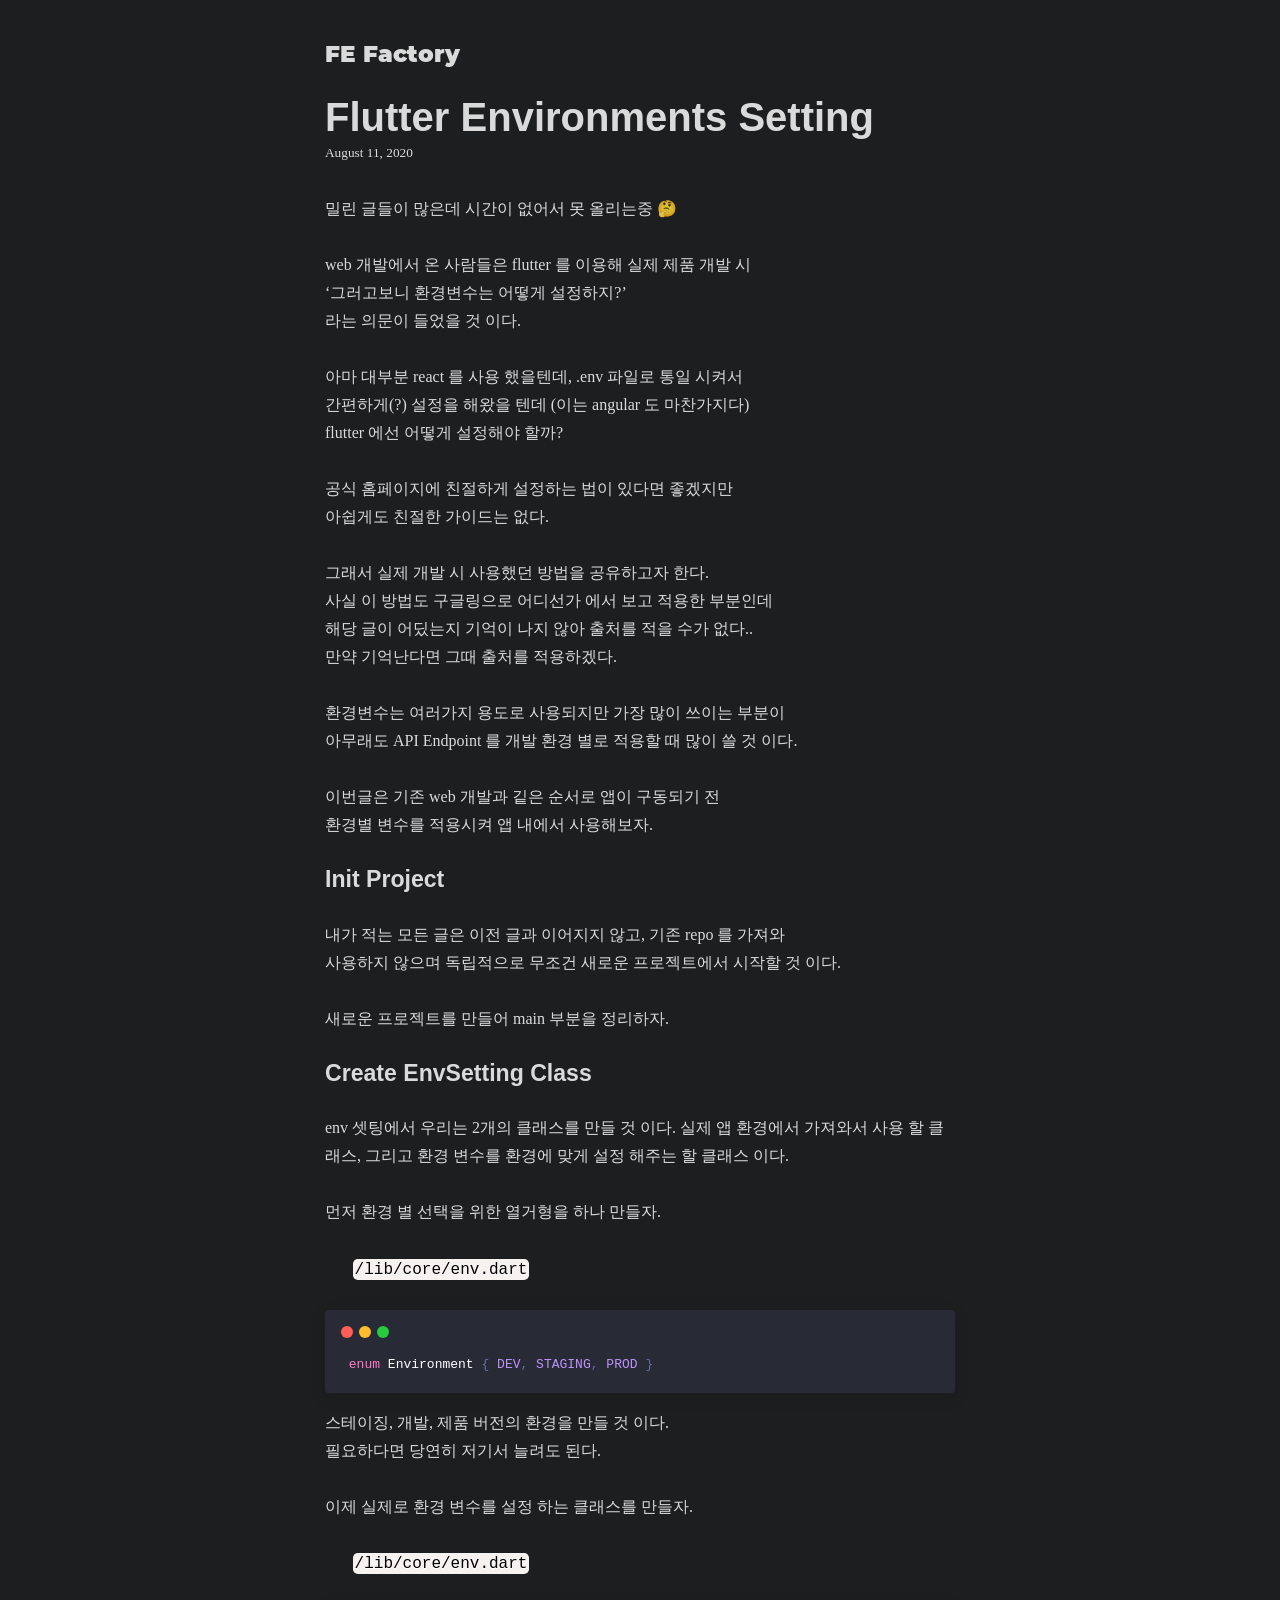
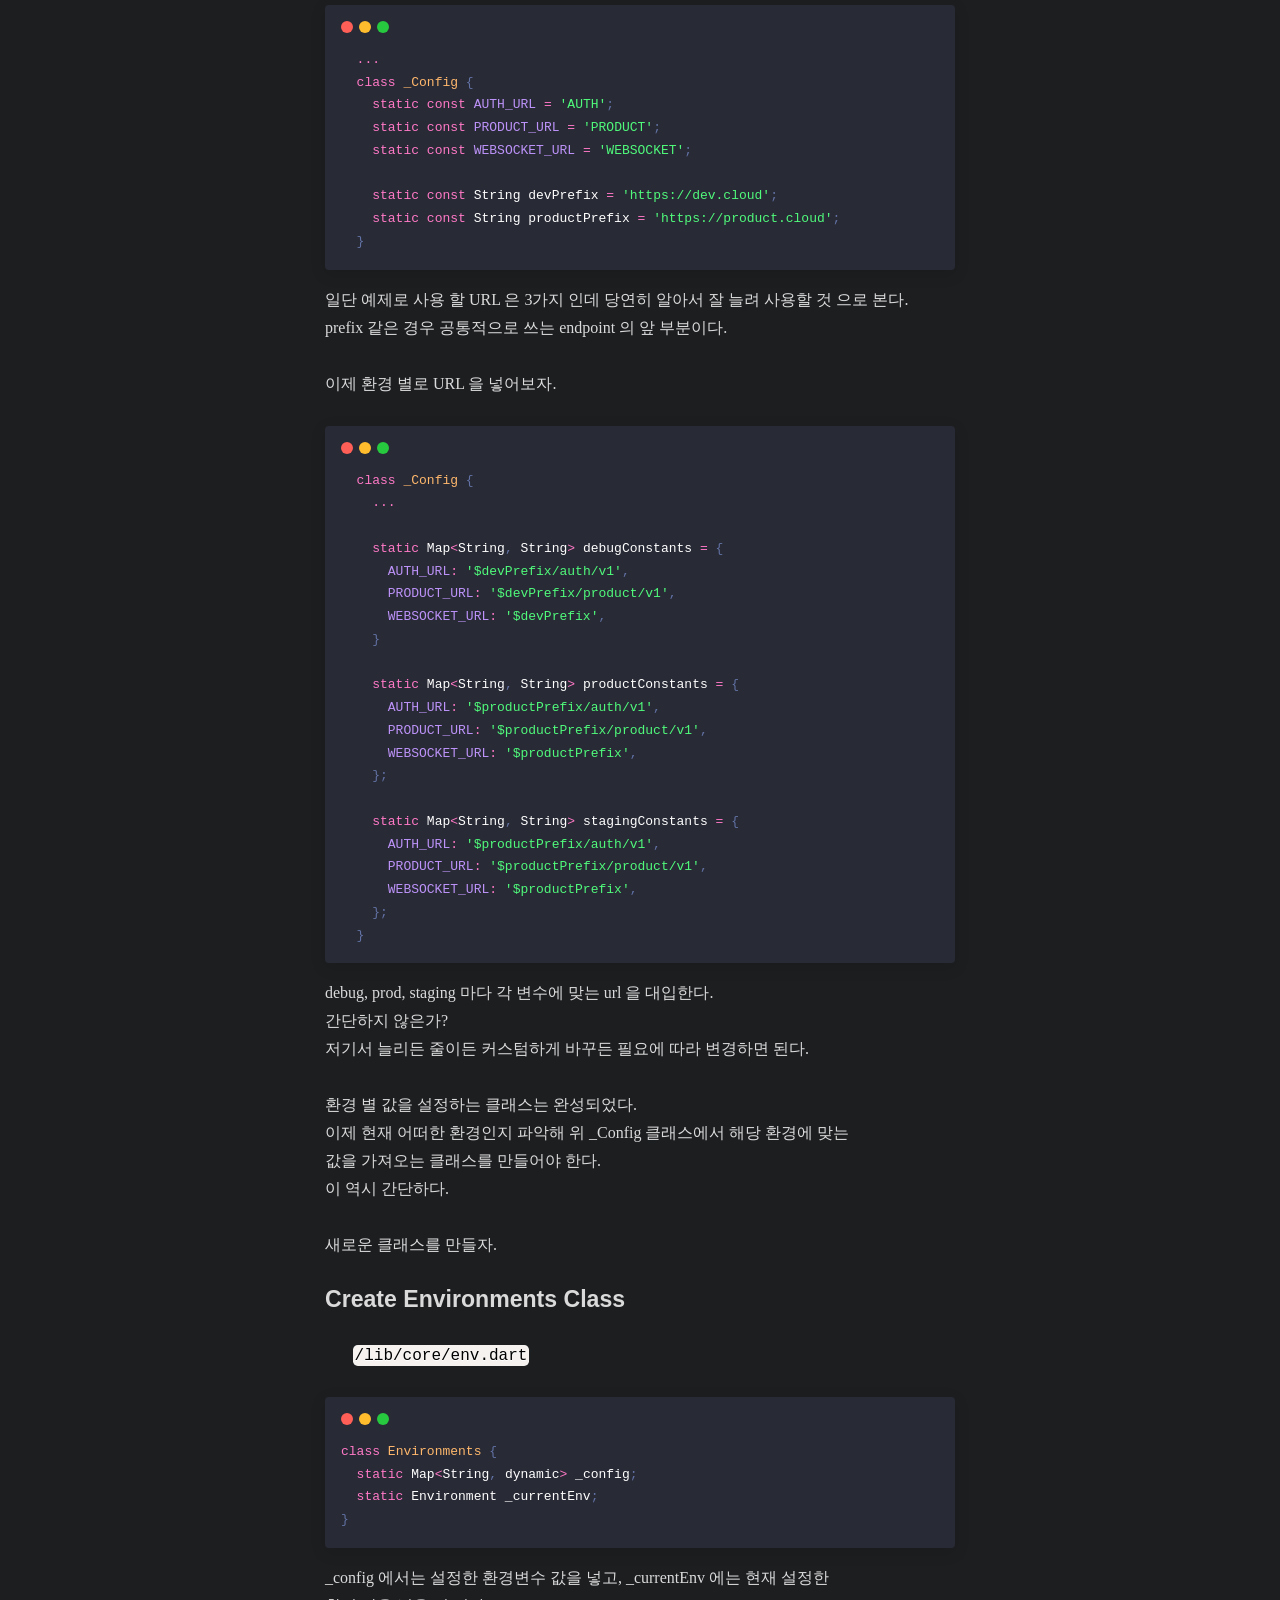
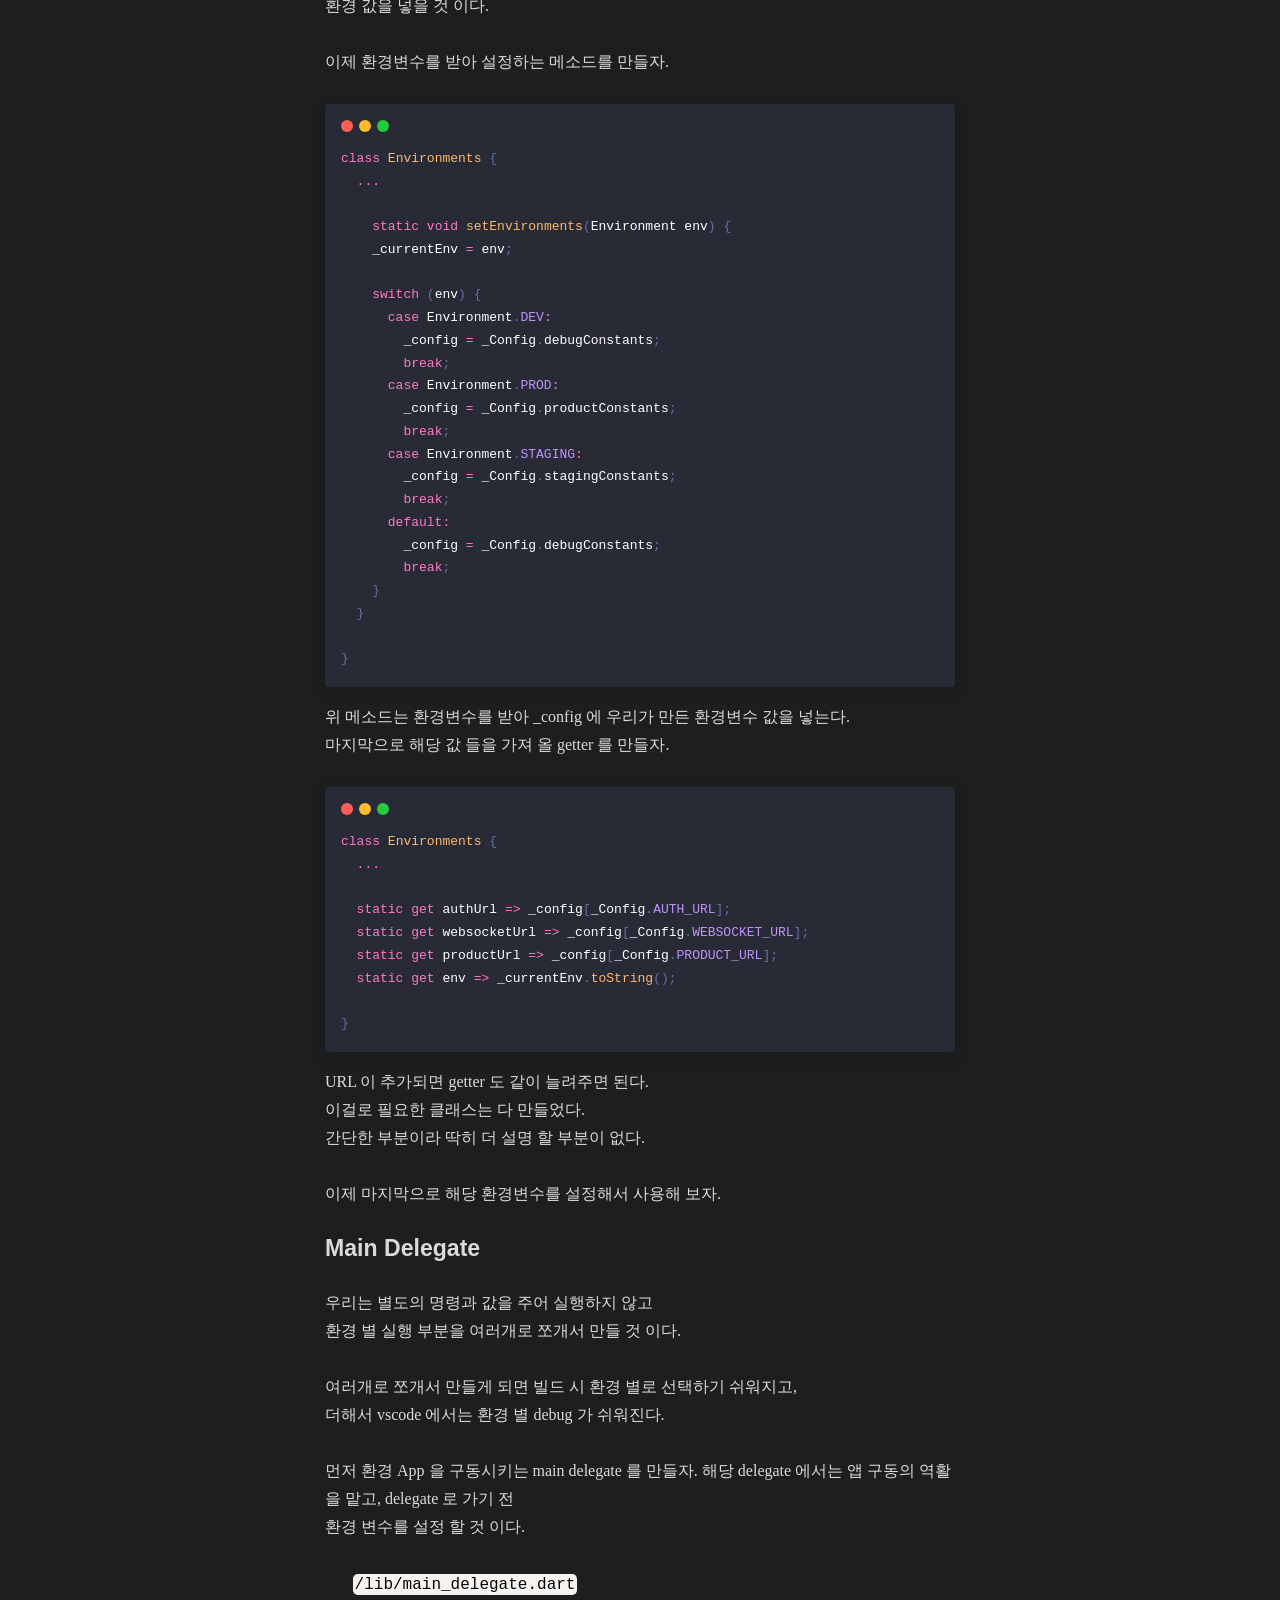
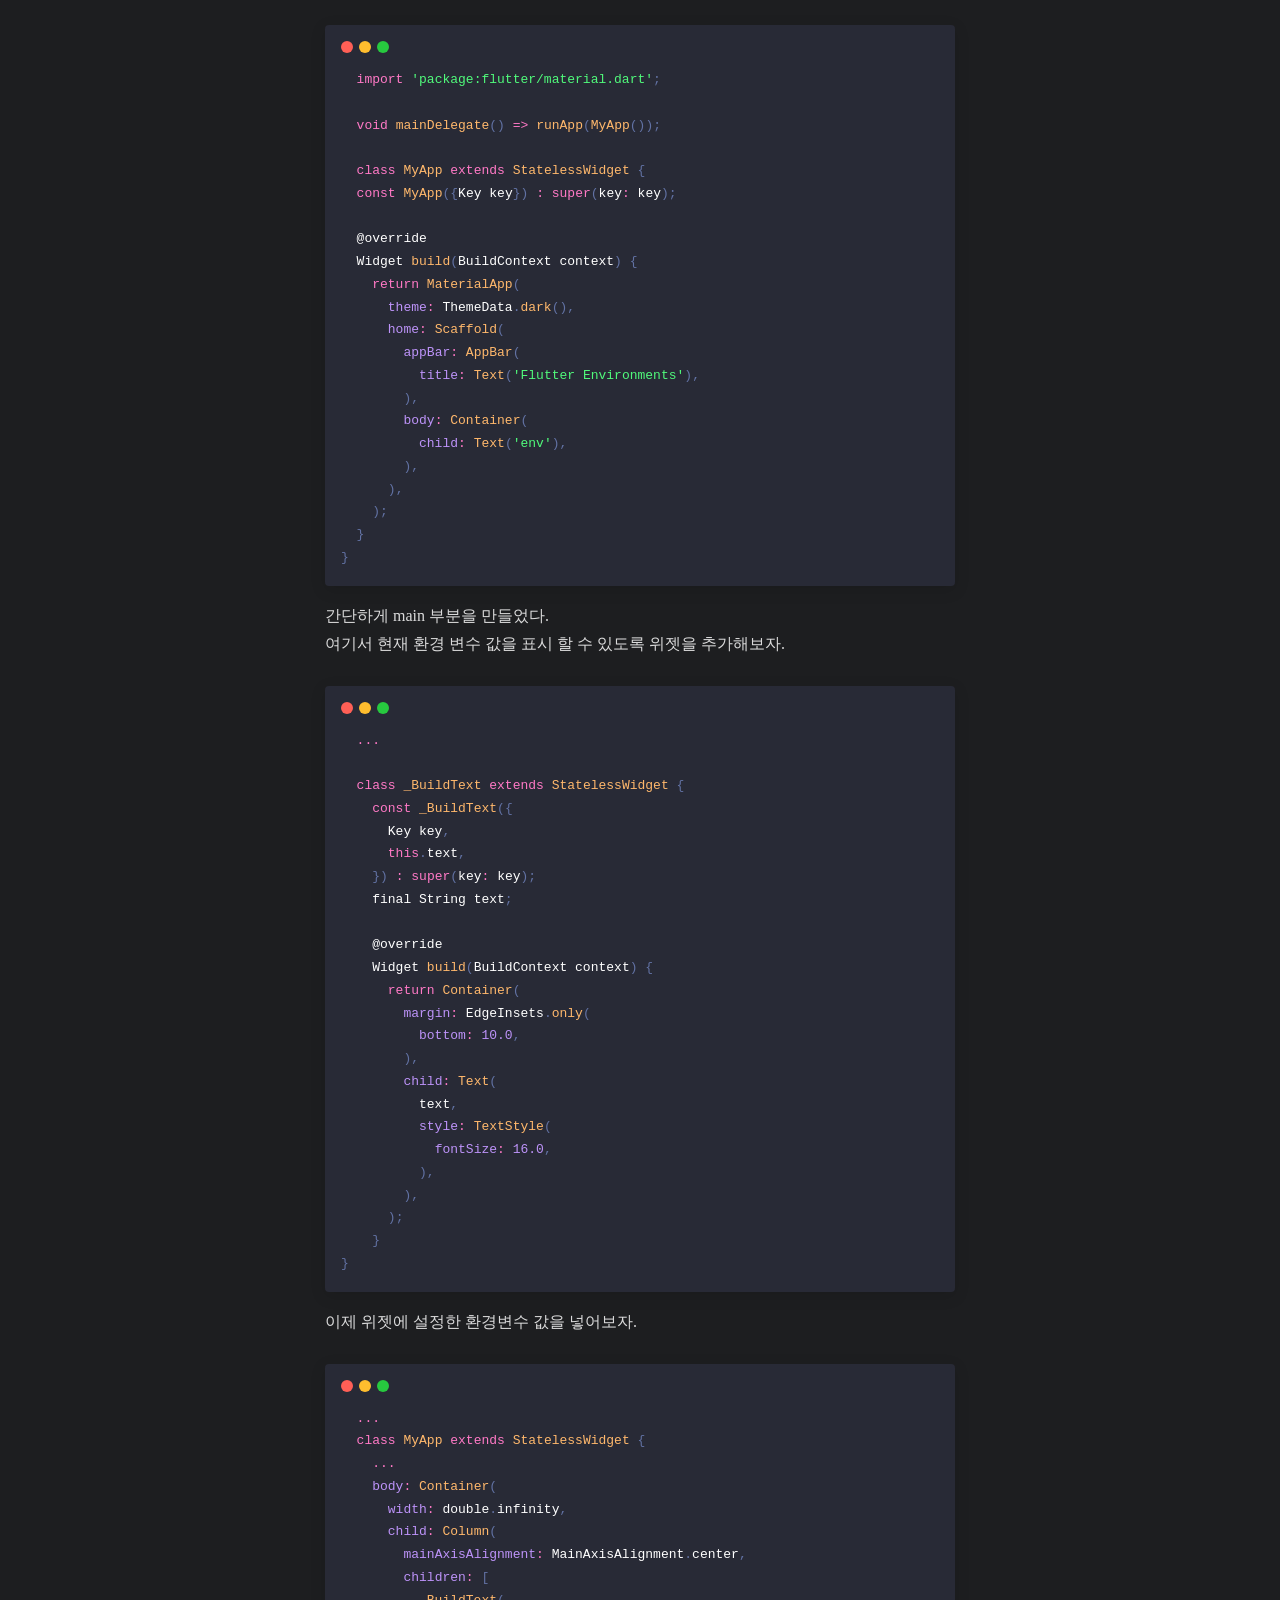
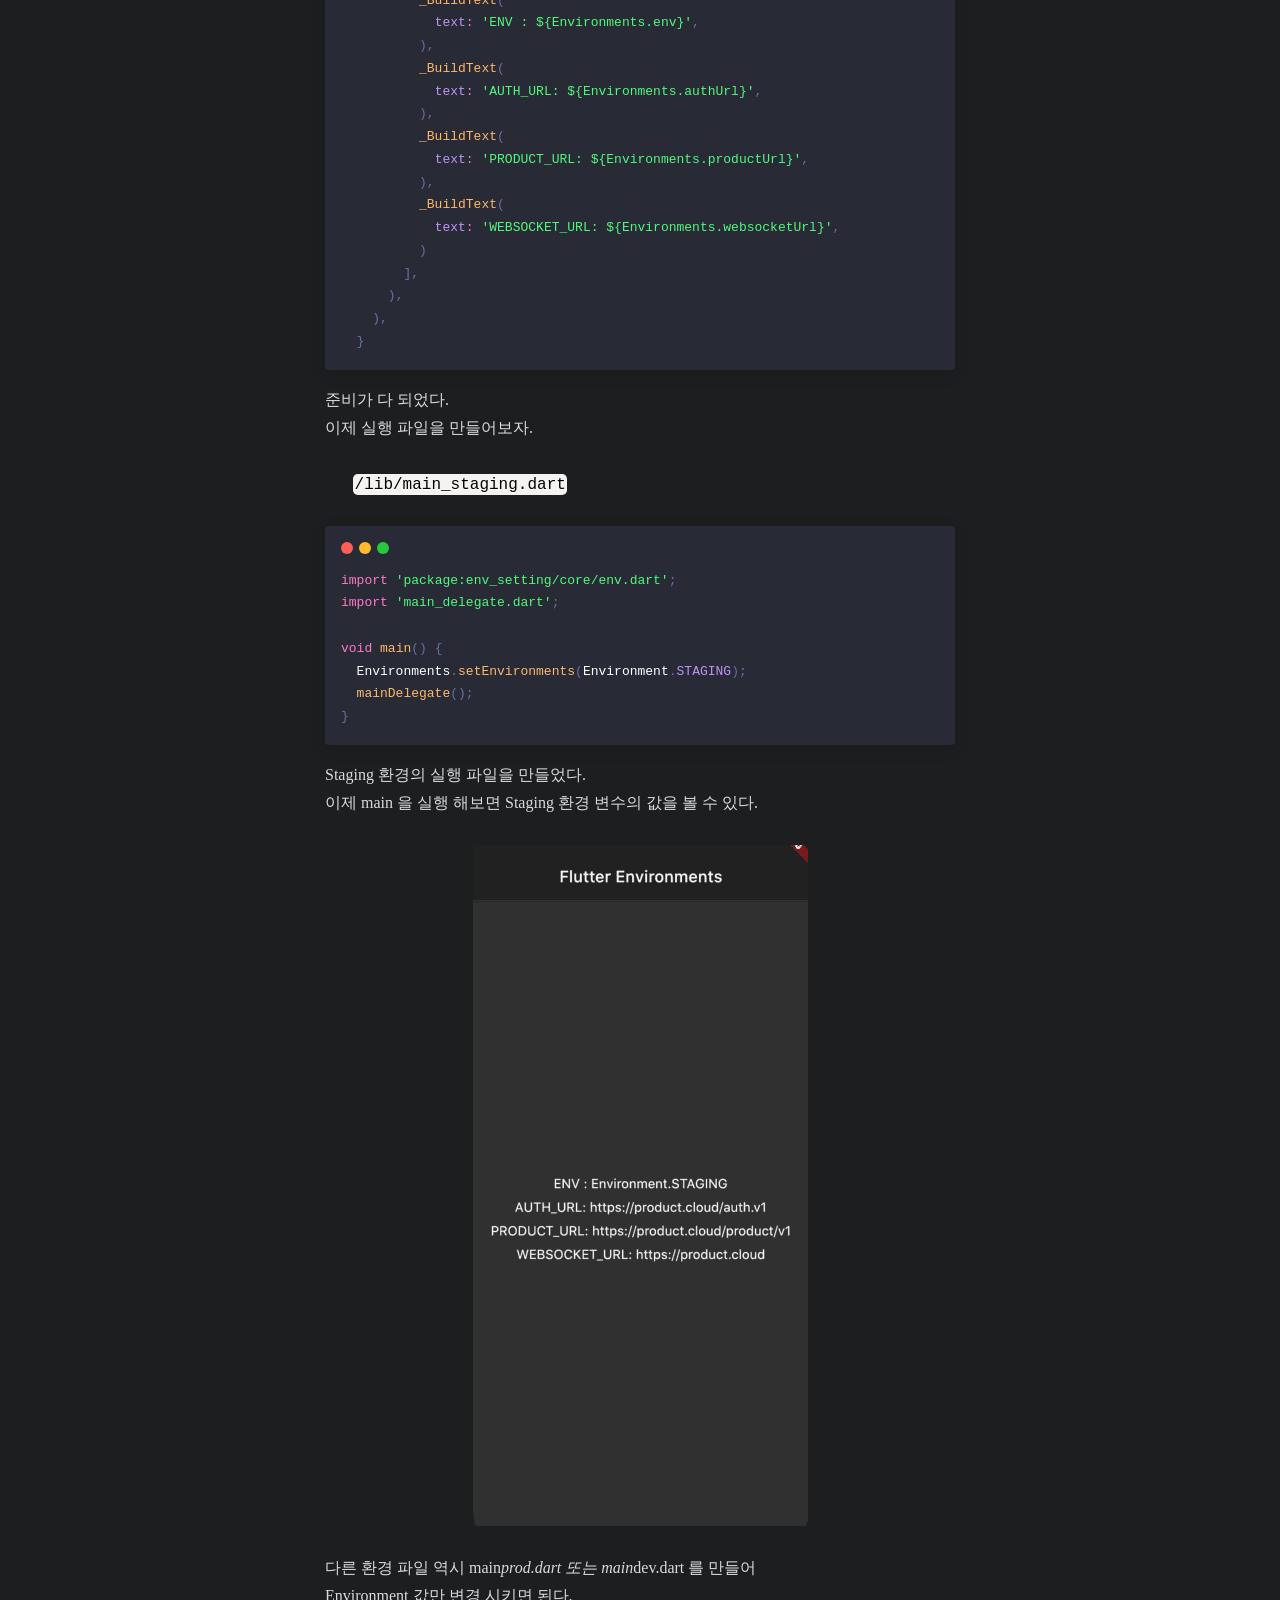
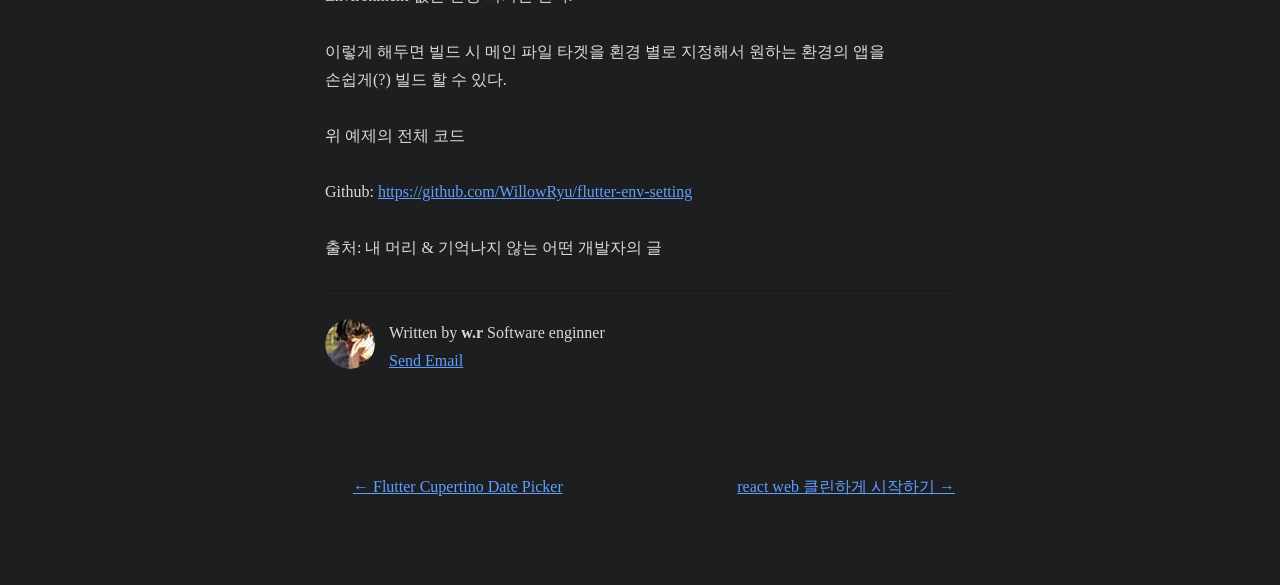
<file: 2020-08-11/index.html>
<!DOCTYPE html><html lang="ko"><head><meta charSet="utf-8"/><meta http-equiv="x-ua-compatible" content="ie=edge"/><meta name="viewport" content="width=device-width, initial-scale=1, shrink-to-fit=no"/><style id="typography.js">html{font-family:sans-serif;-ms-text-size-adjust:100%;-webkit-text-size-adjust:100%}body{margin:0}article,aside,details,figcaption,figure,footer,header,main,menu,nav,section,summary{display:block}audio,canvas,progress,video{display:inline-block}audio:not([controls]){display:none;height:0}progress{vertical-align:baseline}[hidden],template{display:none}a{background-color:transparent;}a:active,a:hover{outline-width:0}abbr[title]{border-bottom:none;text-decoration:underline;text-decoration:underline dotted}b,strong{font-weight:inherit;font-weight:bolder}dfn{font-style:italic}h1{font-size:2em;margin:.67em 0}mark{background-color:#ff0;color:#000}small{font-size:80%}sub,sup{font-size:75%;line-height:0;position:relative;vertical-align:baseline}sub{bottom:-.25em}sup{top:-.5em}img{border-style:none}svg:not(:root){overflow:hidden}code,kbd,pre,samp{font-family:monospace,monospace;font-size:1em}figure{margin:1em 40px}hr{box-sizing:content-box;height:0;overflow:visible}button,input,optgroup,select,textarea{font:inherit;margin:0}optgroup{font-weight:700}button,input{overflow:visible}button,select{text-transform:none}[type=reset],[type=submit],button,html [type=button]{-webkit-appearance:button}[type=button]::-moz-focus-inner,[type=reset]::-moz-focus-inner,[type=submit]::-moz-focus-inner,button::-moz-focus-inner{border-style:none;padding:0}[type=button]:-moz-focusring,[type=reset]:-moz-focusring,[type=submit]:-moz-focusring,button:-moz-focusring{outline:1px dotted ButtonText}fieldset{border:1px solid silver;margin:0 2px;padding:.35em .625em .75em}legend{box-sizing:border-box;color:inherit;display:table;max-width:100%;padding:0;white-space:normal}textarea{overflow:auto}[type=checkbox],[type=radio]{box-sizing:border-box;padding:0}[type=number]::-webkit-inner-spin-button,[type=number]::-webkit-outer-spin-button{height:auto}[type=search]{-webkit-appearance:textfield;outline-offset:-2px}[type=search]::-webkit-search-cancel-button,[type=search]::-webkit-search-decoration{-webkit-appearance:none}::-webkit-input-placeholder{color:inherit;opacity:.54}::-webkit-file-upload-button{-webkit-appearance:button;font:inherit}html{font:100%/1.75 'Spoqa Han Sans Neo',serif;box-sizing:border-box;overflow-y:scroll;}*{box-sizing:inherit;}*:before{box-sizing:inherit;}*:after{box-sizing:inherit;}body{color:hsla(0,0%,0%,0.9);font-family:'Spoqa Han Sans Neo',serif;font-weight:400;word-wrap:break-word;font-kerning:normal;-moz-font-feature-settings:"kern", "liga", "clig", "calt";-ms-font-feature-settings:"kern", "liga", "clig", "calt";-webkit-font-feature-settings:"kern", "liga", "clig", "calt";font-feature-settings:"kern", "liga", "clig", "calt";}img{max-width:100%;margin-left:0;margin-right:0;margin-top:0;padding-bottom:0;padding-left:0;padding-right:0;padding-top:0;margin-bottom:1.75rem;}h1{margin-left:0;margin-right:0;margin-top:0;padding-bottom:0;padding-left:0;padding-right:0;padding-top:0;margin-bottom:1.75rem;color:inherit;font-family:'Spoqa Han Sans Neo',sans-serif;font-weight:900;text-rendering:optimizeLegibility;font-size:2.5rem;line-height:1.1;}h2{margin-left:0;margin-right:0;margin-top:0;padding-bottom:0;padding-left:0;padding-right:0;padding-top:0;margin-bottom:1.75rem;color:inherit;font-family:'Spoqa Han Sans Neo',sans-serif;font-weight:900;text-rendering:optimizeLegibility;font-size:1.73286rem;line-height:1.1;}h3{margin-left:0;margin-right:0;margin-top:0;padding-bottom:0;padding-left:0;padding-right:0;padding-top:0;margin-bottom:1.75rem;color:inherit;font-family:'Spoqa Han Sans Neo',sans-serif;font-weight:900;text-rendering:optimizeLegibility;font-size:1.4427rem;line-height:1.1;}h4{margin-left:0;margin-right:0;margin-top:0;padding-bottom:0;padding-left:0;padding-right:0;padding-top:0;margin-bottom:1.75rem;color:inherit;font-family:'Spoqa Han Sans Neo',sans-serif;font-weight:900;text-rendering:optimizeLegibility;font-size:1rem;line-height:1.1;}h5{margin-left:0;margin-right:0;margin-top:0;padding-bottom:0;padding-left:0;padding-right:0;padding-top:0;margin-bottom:1.75rem;color:inherit;font-family:'Spoqa Han Sans Neo',sans-serif;font-weight:900;text-rendering:optimizeLegibility;font-size:0.83255rem;line-height:1.1;}h6{margin-left:0;margin-right:0;margin-top:0;padding-bottom:0;padding-left:0;padding-right:0;padding-top:0;margin-bottom:1.75rem;color:inherit;font-family:'Spoqa Han Sans Neo',sans-serif;font-weight:900;text-rendering:optimizeLegibility;font-size:0.75966rem;line-height:1.1;}hgroup{margin-left:0;margin-right:0;margin-top:0;padding-bottom:0;padding-left:0;padding-right:0;padding-top:0;margin-bottom:1.75rem;}ul{margin-left:1.75rem;margin-right:0;margin-top:0;padding-bottom:0;padding-left:0;padding-right:0;padding-top:0;margin-bottom:1.75rem;list-style-position:outside;list-style-image:none;}ol{margin-left:1.75rem;margin-right:0;margin-top:0;padding-bottom:0;padding-left:0;padding-right:0;padding-top:0;margin-bottom:1.75rem;list-style-position:outside;list-style-image:none;}dl{margin-left:0;margin-right:0;margin-top:0;padding-bottom:0;padding-left:0;padding-right:0;padding-top:0;margin-bottom:1.75rem;}dd{margin-left:0;margin-right:0;margin-top:0;padding-bottom:0;padding-left:0;padding-right:0;padding-top:0;margin-bottom:1.75rem;}p{margin-left:0;margin-right:0;margin-top:0;padding-bottom:0;padding-left:0;padding-right:0;padding-top:0;margin-bottom:1.75rem;}figure{margin-left:0;margin-right:0;margin-top:0;padding-bottom:0;padding-left:0;padding-right:0;padding-top:0;margin-bottom:1.75rem;}pre{margin-left:0;margin-right:0;margin-top:0;padding-bottom:0;padding-left:0;padding-right:0;padding-top:0;margin-bottom:1.75rem;font-size:0.85rem;line-height:1.75rem;}table{margin-left:0;margin-right:0;margin-top:0;padding-bottom:0;padding-left:0;padding-right:0;padding-top:0;margin-bottom:1.75rem;font-size:1rem;line-height:1.75rem;border-collapse:collapse;width:100%;}fieldset{margin-left:0;margin-right:0;margin-top:0;padding-bottom:0;padding-left:0;padding-right:0;padding-top:0;margin-bottom:1.75rem;}blockquote{margin-left:1.75rem;margin-right:1.75rem;margin-top:0;padding-bottom:0;padding-left:0;padding-right:0;padding-top:0;margin-bottom:1.75rem;}form{margin-left:0;margin-right:0;margin-top:0;padding-bottom:0;padding-left:0;padding-right:0;padding-top:0;margin-bottom:1.75rem;}noscript{margin-left:0;margin-right:0;margin-top:0;padding-bottom:0;padding-left:0;padding-right:0;padding-top:0;margin-bottom:1.75rem;}iframe{margin-left:0;margin-right:0;margin-top:0;padding-bottom:0;padding-left:0;padding-right:0;padding-top:0;margin-bottom:1.75rem;}hr{margin-left:0;margin-right:0;margin-top:0;padding-bottom:0;padding-left:0;padding-right:0;padding-top:0;margin-bottom:calc(1.75rem - 1px);background:hsla(0,0%,0%,0.2);border:none;height:1px;}address{margin-left:0;margin-right:0;margin-top:0;padding-bottom:0;padding-left:0;padding-right:0;padding-top:0;margin-bottom:1.75rem;}b{font-weight:700;}strong{font-weight:700;}dt{font-weight:700;}th{font-weight:700;}li{margin-bottom:calc(1.75rem / 2);}ol li{padding-left:0;}ul li{padding-left:0;}li > ol{margin-left:1.75rem;margin-bottom:calc(1.75rem / 2);margin-top:calc(1.75rem / 2);}li > ul{margin-left:1.75rem;margin-bottom:calc(1.75rem / 2);margin-top:calc(1.75rem / 2);}blockquote *:last-child{margin-bottom:0;}li *:last-child{margin-bottom:0;}p *:last-child{margin-bottom:0;}li > p{margin-bottom:calc(1.75rem / 2);}code{font-size:0.85rem;line-height:1.75rem;}kbd{font-size:0.85rem;line-height:1.75rem;}samp{font-size:0.85rem;line-height:1.75rem;}abbr{border-bottom:1px dotted hsla(0,0%,0%,0.5);cursor:help;}acronym{border-bottom:1px dotted hsla(0,0%,0%,0.5);cursor:help;}abbr[title]{border-bottom:1px dotted hsla(0,0%,0%,0.5);cursor:help;text-decoration:none;}thead{text-align:left;}td,th{text-align:left;border-bottom:1px solid hsla(0,0%,0%,0.12);font-feature-settings:"tnum";-moz-font-feature-settings:"tnum";-ms-font-feature-settings:"tnum";-webkit-font-feature-settings:"tnum";padding-left:1.16667rem;padding-right:1.16667rem;padding-top:0.875rem;padding-bottom:calc(0.875rem - 1px);}th:first-child,td:first-child{padding-left:0;}th:last-child,td:last-child{padding-right:0;}</style><style data-href="/styles.37087882f53630232b20.css" id="gatsby-global-css">@import url(//spoqa.github.io/spoqa-han-sans/css/SpoqaHanSansNeo.css);@font-face{font-family:Montserrat;font-style:normal;font-display:swap;font-weight:100;src:local("Montserrat Thin "),local("Montserrat-Thin"),url(/static/montserrat-latin-100-191cc9f50f3b76b9617cb383f19acb7d.woff2) format("woff2"),url(/static/montserrat-latin-100-370318464551d5f25b0f0a78f374faac.woff) format("woff")}@font-face{font-family:Montserrat;font-style:italic;font-display:swap;font-weight:100;src:local("Montserrat Thin italic"),local("Montserrat-Thinitalic"),url(/static/montserrat-latin-100italic-bdeaeb79db315697bd173a55b097dc18.woff2) format("woff2"),url(/static/montserrat-latin-100italic-ecf7d49386e8f265878e735db34a7c4b.woff) format("woff")}@font-face{font-family:Montserrat;font-style:normal;font-display:swap;font-weight:200;src:local("Montserrat Extra Light "),local("Montserrat-Extra Light"),url(/static/montserrat-latin-200-85d5ef9db7f2dc6979172a4a3b2c57cb.woff2) format("woff2"),url(/static/montserrat-latin-200-1fc98e126a3d152549240e6244d7e669.woff) format("woff")}@font-face{font-family:Montserrat;font-style:italic;font-display:swap;font-weight:200;src:local("Montserrat Extra Light italic"),local("Montserrat-Extra Lightitalic"),url(/static/montserrat-latin-200italic-49095760a498d024fe1a85a078850df9.woff2) format("woff2"),url(/static/montserrat-latin-200italic-fe46cf8b9462c820457d3bf537e4057f.woff) format("woff")}@font-face{font-family:Montserrat;font-style:normal;font-display:swap;font-weight:300;src:local("Montserrat Light "),local("Montserrat-Light"),url(/static/montserrat-latin-300-7c3daf12b706645b5d3710f863a4da04.woff2) format("woff2"),url(/static/montserrat-latin-300-8dc95fab9cf98d02ca8d76e97d3dff60.woff) format("woff")}@font-face{font-family:Montserrat;font-style:italic;font-display:swap;font-weight:300;src:local("Montserrat Light italic"),local("Montserrat-Lightitalic"),url(/static/montserrat-latin-300italic-f20b178ca2024a5eac8e42e6649db86c.woff2) format("woff2"),url(/static/montserrat-latin-300italic-3fe16939288856e8e828fa2661bf2354.woff) format("woff")}@font-face{font-family:Montserrat;font-style:normal;font-display:swap;font-weight:400;src:local("Montserrat Regular "),local("Montserrat-Regular"),url(/static/montserrat-latin-400-bc3aa95dca08f5fee5291e34959c27bc.woff2) format("woff2"),url(/static/montserrat-latin-400-8102c4838f9e3d08dad644290a9cb701.woff) format("woff")}@font-face{font-family:Montserrat;font-style:italic;font-display:swap;font-weight:400;src:local("Montserrat Regular italic"),local("Montserrat-Regularitalic"),url(/static/montserrat-latin-400italic-5cad650422a7184467af5a4d17b264c4.woff2) format("woff2"),url(/static/montserrat-latin-400italic-d191f22af3bb50902b99ac577f81a322.woff) format("woff")}@font-face{font-family:Montserrat;font-style:normal;font-display:swap;font-weight:500;src:local("Montserrat Medium "),local("Montserrat-Medium"),url(/static/montserrat-latin-500-92d16e458625f4d2c8940f6bdca0ff09.woff2) format("woff2"),url(/static/montserrat-latin-500-8b763220218ffc11c57c84ddb80e7b26.woff) format("woff")}@font-face{font-family:Montserrat;font-style:italic;font-display:swap;font-weight:500;src:local("Montserrat Medium italic"),local("Montserrat-Mediumitalic"),url(/static/montserrat-latin-500italic-47bfcca6b69d6a9acca7a8bff17193e2.woff2) format("woff2"),url(/static/montserrat-latin-500italic-72c01f753c3940c0b9cb6bf2389caddf.woff) format("woff")}@font-face{font-family:Montserrat;font-style:normal;font-display:swap;font-weight:600;src:local("Montserrat SemiBold "),local("Montserrat-SemiBold"),url(/static/montserrat-latin-600-6fb1b5623e528e27c18658fecf5ee0ee.woff2) format("woff2"),url(/static/montserrat-latin-600-7c839d15a6f54e7025ba8c0c4b333e8f.woff) format("woff")}@font-face{font-family:Montserrat;font-style:italic;font-display:swap;font-weight:600;src:local("Montserrat SemiBold italic"),local("Montserrat-SemiBolditalic"),url(/static/montserrat-latin-600italic-60789af1c9338ed1a9546722ec54b4f7.woff2) format("woff2"),url(/static/montserrat-latin-600italic-f3d4de8d0afb19e777c79032ce828e3d.woff) format("woff")}@font-face{font-family:Montserrat;font-style:normal;font-display:swap;font-weight:700;src:local("Montserrat Bold "),local("Montserrat-Bold"),url(/static/montserrat-latin-700-39d93cf678c740f9f6b2b1cfde34bee3.woff2) format("woff2"),url(/static/montserrat-latin-700-80f10bd382f0df1cd650fec59f3c9394.woff) format("woff")}@font-face{font-family:Montserrat;font-style:italic;font-display:swap;font-weight:700;src:local("Montserrat Bold italic"),local("Montserrat-Bolditalic"),url(/static/montserrat-latin-700italic-ba136d97b14e82284dd595e257f11c47.woff2) format("woff2"),url(/static/montserrat-latin-700italic-8c98142b425630821139c24bd1698700.woff) format("woff")}@font-face{font-family:Montserrat;font-style:normal;font-display:swap;font-weight:800;src:local("Montserrat ExtraBold "),local("Montserrat-ExtraBold"),url(/static/montserrat-latin-800-b7018be9ed6cd94da8b6675b3a468c3b.woff2) format("woff2"),url(/static/montserrat-latin-800-9a9befcf50d64f9d2d19d8b1d1984add.woff) format("woff")}@font-face{font-family:Montserrat;font-style:italic;font-display:swap;font-weight:800;src:local("Montserrat ExtraBold italic"),local("Montserrat-ExtraBolditalic"),url(/static/montserrat-latin-800italic-540ffdd223d1a9ad3d4e678e1a23372e.woff2) format("woff2"),url(/static/montserrat-latin-800italic-897086f99f4e1f45e6b1e9368527d0bc.woff) format("woff")}@font-face{font-family:Montserrat;font-style:normal;font-display:swap;font-weight:900;src:local("Montserrat Black "),local("Montserrat-Black"),url(/static/montserrat-latin-900-58cd789700850375b834e8b6776002eb.woff2) format("woff2"),url(/static/montserrat-latin-900-26d42c9428780e545a540bbb50c84bce.woff) format("woff")}@font-face{font-family:Montserrat;font-style:italic;font-display:swap;font-weight:900;src:local("Montserrat Black italic"),local("Montserrat-Blackitalic"),url(/static/montserrat-latin-900italic-451157bc8861fe54f523b3669a3def71.woff2) format("woff2"),url(/static/montserrat-latin-900italic-a8ec4957e1c24f5793305763ad9845b3.woff) format("woff")}@font-face{font-family:Merriweather;font-style:normal;font-display:swap;font-weight:300;src:local("Merriweather Light "),local("Merriweather-Light"),url(/static/merriweather-latin-300-b1158cfcd4aacb9d8fb61625e37af46a.woff2) format("woff2"),url(/static/merriweather-latin-300-cc7de05e166e90320d7d896e0f72a19d.woff) format("woff")}@font-face{font-family:Merriweather;font-style:italic;font-display:swap;font-weight:300;src:local("Merriweather Light italic"),local("Merriweather-Lightitalic"),url(/static/merriweather-latin-300italic-8fe52a48089d6ebe46db0b8e7cc66263.woff2) format("woff2"),url(/static/merriweather-latin-300italic-e1331f5397c2a673f9d3765138debdb5.woff) format("woff")}@font-face{font-family:Merriweather;font-style:normal;font-display:swap;font-weight:400;src:local("Merriweather Regular "),local("Merriweather-Regular"),url(/static/merriweather-latin-400-8276fdb72ae8f4714d4e6eba704cc39f.woff2) format("woff2"),url(/static/merriweather-latin-400-69f09800f4f6479d06e44eba837df872.woff) format("woff")}@font-face{font-family:Merriweather;font-style:italic;font-display:swap;font-weight:400;src:local("Merriweather Regular italic"),local("Merriweather-Regularitalic"),url(/static/merriweather-latin-400italic-3a9be9ea9f7aa4af6de7307df21d9fc0.woff2) format("woff2"),url(/static/merriweather-latin-400italic-d76079ed7541a433a54f79316de086e9.woff) format("woff")}@font-face{font-family:Merriweather;font-style:normal;font-display:swap;font-weight:700;src:local("Merriweather Bold "),local("Merriweather-Bold"),url(/static/merriweather-latin-700-fa534be7ffa380e39a7f6e03bf9a5e03.woff2) format("woff2"),url(/static/merriweather-latin-700-ba56ea84b8084b7ff9677f50d3cd81bd.woff) format("woff")}@font-face{font-family:Merriweather;font-style:italic;font-display:swap;font-weight:700;src:local("Merriweather Bold italic"),local("Merriweather-Bolditalic"),url(/static/merriweather-latin-700italic-1ef5edaaa20ae53ea50399884c5e48c6.woff2) format("woff2"),url(/static/merriweather-latin-700italic-534bc9e7ce93c73d73426e46acd78092.woff) format("woff")}@font-face{font-family:Merriweather;font-style:normal;font-display:swap;font-weight:900;src:local("Merriweather Black "),local("Merriweather-Black"),url(/static/merriweather-latin-900-7528fb70e8a4a82c7305e72ff43ac25f.woff2) format("woff2"),url(/static/merriweather-latin-900-3799b6e2f5ed3fcccf9d7a708d7419fa.woff) format("woff")}@font-face{font-family:Merriweather;font-style:italic;font-display:swap;font-weight:900;src:local("Merriweather Black italic"),local("Merriweather-Blackitalic"),url(/static/merriweather-latin-900italic-e1b4d2aaa78e12ad84aaf8a56321e4c2.woff2) format("woff2"),url(/static/merriweather-latin-900italic-2ae22f731b3424e8dbb4b37f7ca6e708.woff) format("woff")}body{background-color:var(--theme);--theme:#1d1e20;--entry:#2e2e33;--pblue:#609fff;--primary:hsla(0,0%,100%,0.84);--secondary:hsla(0,0%,100%,0.56);--tertiary:hsla(0,0%,100%,0.16);--content:hsla(0,0%,100%,0.74);--hljs-bg:#2e2e33;--code-bg:#37383e;--border:#333;--gap:24px;--radius:8px}img{display:block;margin:0 auto}.link-post{margin-bottom:calc(var(--gap)*1.5)}.link-title{color:var(--primary)}.link-desc{color:var(--secondary);margin-bottom:0}a:link,a:visited{color:var(--pblue)}code[class*=language-],pre[class*=language-]{color:#000;background:none;text-shadow:0 1px #fff;font-family:Consolas,Monaco,Andale Mono,Ubuntu Mono,monospace;font-size:1em;text-align:left;white-space:pre;word-spacing:normal;word-break:normal;word-wrap:normal;line-height:1.5;tab-size:4;-webkit-hyphens:none;hyphens:none}code[class*=language-]::selection,code[class*=language-] ::selection,pre[class*=language-]::selection,pre[class*=language-] ::selection{text-shadow:none;background:#b3d4fc}@media print{code[class*=language-],pre[class*=language-]{text-shadow:none}}pre[class*=language-]{padding:1em;margin:.5em 0;overflow:auto}:not(pre)>code[class*=language-],pre[class*=language-]{background:#f5f2f0}:not(pre)>code[class*=language-]{padding:.1em;border-radius:.3em;white-space:normal}.token.cdata,.token.comment,.token.doctype,.token.prolog{color:#708090}.token.punctuation{color:#999}.token.namespace{opacity:.7}.token.boolean,.token.constant,.token.deleted,.token.number,.token.property,.token.symbol,.token.tag{color:#905}.token.attr-name,.token.builtin,.token.char,.token.inserted,.token.selector,.token.string{color:#690}.language-css .token.string,.style .token.string,.token.entity,.token.operator,.token.url{color:#9a6e3a;background:hsla(0,0%,100%,.5)}.token.atrule,.token.attr-value,.token.keyword{color:#07a}.token.class-name,.token.function{color:#dd4a68}.token.important,.token.regex,.token.variable{color:#e90}.token.bold,.token.important{font-weight:700}.token.italic{font-style:italic}.token.entity{cursor:help}</style><meta name="generator" content="Gatsby 2.32.13"/><link rel="sitemap" type="application/xml" href="/sitemap.xml"/><link rel="preconnect" href="https://www.google-analytics.com"/><link rel="dns-prefetch" href="https://www.google-analytics.com"/><link rel="alternate" type="application/rss+xml" href="/rss.xml"/><link rel="icon" href="/favicon-32x32.png?v=0f40eccc76f1834aab0a5215019710bb" type="image/png"/><link rel="manifest" href="/manifest.webmanifest" crossorigin="anonymous"/><meta name="theme-color" content="#ffffff"/><link rel="apple-touch-icon" sizes="48x48" href="/icons/icon-48x48.png?v=0f40eccc76f1834aab0a5215019710bb"/><link rel="apple-touch-icon" sizes="72x72" href="/icons/icon-72x72.png?v=0f40eccc76f1834aab0a5215019710bb"/><link rel="apple-touch-icon" sizes="96x96" href="/icons/icon-96x96.png?v=0f40eccc76f1834aab0a5215019710bb"/><link rel="apple-touch-icon" sizes="144x144" href="/icons/icon-144x144.png?v=0f40eccc76f1834aab0a5215019710bb"/><link rel="apple-touch-icon" sizes="192x192" href="/icons/icon-192x192.png?v=0f40eccc76f1834aab0a5215019710bb"/><link rel="apple-touch-icon" sizes="256x256" href="/icons/icon-256x256.png?v=0f40eccc76f1834aab0a5215019710bb"/><link rel="apple-touch-icon" sizes="384x384" href="/icons/icon-384x384.png?v=0f40eccc76f1834aab0a5215019710bb"/><link rel="apple-touch-icon" sizes="512x512" href="/icons/icon-512x512.png?v=0f40eccc76f1834aab0a5215019710bb"/><title data-react-helmet="true">Flutter Environments Setting | FE Factory</title><meta data-react-helmet="true" name="description" content="Flutter 에서 환경변수 설정"/><meta data-react-helmet="true" property="og:title" content="Flutter Environments Setting"/><meta data-react-helmet="true" property="og:description" content="Flutter 에서 환경변수 설정"/><meta data-react-helmet="true" property="og:type" content="website"/><meta data-react-helmet="true" name="naver-site-verification" content="76f6ac32f3fb1d4edd76ca9e23147df017e84e1e"/><meta data-react-helmet="true" name="google-site-verification" content="xpWaxIvUUroKZmiqn47I1cdGg6BlValEeeZUZIBOl-k"/><link href="//fonts.googleapis.com/css?family=Noto+Serif+KR:400,700|Noto+Sans+KR:400,700" rel="stylesheet" type="text/css"/><link as="script" rel="preload" href="/webpack-runtime-6403a9343c4daea86c21.js"/><link as="script" rel="preload" href="/framework-643cd9d57cfac08fd2c4.js"/><link as="script" rel="preload" href="/styles-3c579c614835d628a567.js"/><link as="script" rel="preload" href="/app-e0eca157ef08c2086462.js"/><link as="script" rel="preload" href="/commons-4533d1fa39224d48c06a.js"/><link as="script" rel="preload" href="/cd7d5f864fc9e15ed8adef086269b0aeff617554-e6e6efc05ff6d94c0fa4.js"/><link as="script" rel="preload" href="/component---src-templates-blog-post-js-575aaa1fccbb0c3ee048.js"/><link as="fetch" rel="preload" href="/page-data/2020-08-11/page-data.json" crossorigin="anonymous"/><link as="fetch" rel="preload" href="/page-data/sq/d/2841359383.json" crossorigin="anonymous"/><link as="fetch" rel="preload" href="/page-data/sq/d/3490846071.json" crossorigin="anonymous"/><link as="fetch" rel="preload" href="/page-data/app-data.json" crossorigin="anonymous"/></head><body><div id="___gatsby"><div style="outline:none" tabindex="-1" id="gatsby-focus-wrapper"><div style="margin-left:auto;margin-right:auto;max-width:42rem;padding:2.625rem 1.3125rem;color:#1d1d1f"><header><h3 class="link-title" style="font-family:Montserrat, sans-serif;margin-top:0"><a style="box-shadow:none;color:inherit;text-decoration:none" href="/">FE Factory</a></h3></header><main class="link-title"><article><header><h1 style="margin-top:1.75rem;margin-bottom:0">Flutter Environments Setting</h1><p style="font-size:0.83255rem;line-height:1.75rem;display:block;margin-bottom:1.75rem">August 11, 2020</p></header><section><p>밀린 글들이 많은데 시간이 없어서 못 올리는중 🤔</p>
<p>web 개발에서 온 사람들은 flutter 를 이용해 실제 제품 개발 시<br>
‘그러고보니 환경변수는 어떻게 설정하지?’<br>
라는 의문이 들었을 것 이다.</p>
<p>아마 대부분 react 를 사용 했을텐데, .env 파일로 통일 시켜서<br>
간편하게(?) 설정을 해왔을 텐데 (이는 angular 도 마찬가지다)<br>
flutter 에선 어떻게 설정해야 할까?</p>
<p>공식 홈페이지에 친절하게 설정하는 법이 있다면 좋겠지만<br>
아쉽게도 친절한 가이드는 없다.  </p>
<p>그래서 실제 개발 시 사용했던 방법을 공유하고자 한다.<br>
사실 이 방법도 구글링으로 어디선가 에서 보고 적용한 부분인데<br>
해당 글이 어딨는지 기억이 나지 않아 출처를 적을 수가 없다..<br>
만약 기억난다면 그때 출처를 적용하겠다.  </p>
<p>환경변수는 여러가지 용도로 사용되지만 가장 많이 쓰이는 부분이<br>
아무래도 API Endpoint 를 개발 환경 별로 적용할 때 많이 쓸 것 이다.  </p>
<p>이번글은 기존 web 개발과 깉은 순서로 앱이 구동되기 전<br>
환경별 변수를 적용시켜 앱 내에서 사용해보자.</p>
<h3>Init Project</h3>
<p>내가 적는 모든 글은 이전 글과 이어지지 않고, 기존 repo 를 가져와<br>
사용하지 않으며 독립적으로 무조건 새로운 프로젝트에서 시작할 것 이다.</p>
<p>새로운 프로젝트를 만들어 main 부분을 정리하자.  </p>
<h3>Create EnvSetting Class</h3>
<p>env 셋팅에서 우리는 2개의 클래스를 만들 것 이다.
실제 앱 환경에서 가져와서 사용 할 클래스, 그리고 환경 변수를 환경에 맞게 설정 해주는 할 클래스 이다.  </p>
<p>먼저 환경 별 선택을 위한 열거형을 하나 만들자.</p>
<blockquote>
<p><code class="language-text">/lib/core/env.dart</code></p>
</blockquote>
<deckgo-highlight-code language="javascript"  >
          <code slot="code"> enum Environment { DEV, STAGING, PROD }</code>
        </deckgo-highlight-code>
<p>스테이징, 개발, 제품 버전의 환경을 만들 것 이다.<br>
필요하다면 당연히 저기서 늘려도 된다.  </p>
<p>이제 실제로 환경 변수를 설정 하는 클래스를 만들자.</p>
<blockquote>
<p><code class="language-text">/lib/core/env.dart</code></p>
</blockquote>
<deckgo-highlight-code language="javascript"  >
          <code slot="code">  ...
  class _Config {
    static const AUTH_URL = &#39;AUTH&#39;;
    static const PRODUCT_URL = &#39;PRODUCT&#39;;
    static const WEBSOCKET_URL = &#39;WEBSOCKET&#39;;

    static const String devPrefix = &#39;https://dev.cloud&#39;;
    static const String productPrefix = &#39;https://product.cloud&#39;;
  }</code>
        </deckgo-highlight-code>
<p>일단 예제로 사용 할 URL 은 3가지 인데 당연히 알아서 잘 늘려 사용할 것 으로 본다.<br>
prefix 같은 경우 공통적으로 쓰는 endpoint 의 앞 부분이다.  </p>
<p>이제 환경 별로 URL 을 넣어보자.  </p>
<deckgo-highlight-code language="javascript"  >
          <code slot="code">  class _Config {
    ...

    static Map&lt;String, String&gt; debugConstants = {
      AUTH_URL: &#39;$devPrefix/auth/v1&#39;,
      PRODUCT_URL: &#39;$devPrefix/product/v1&#39;,
      WEBSOCKET_URL: &#39;$devPrefix&#39;,
    }

    static Map&lt;String, String&gt; productConstants = {
      AUTH_URL: &#39;$productPrefix/auth/v1&#39;,
      PRODUCT_URL: &#39;$productPrefix/product/v1&#39;,
      WEBSOCKET_URL: &#39;$productPrefix&#39;,
    };

    static Map&lt;String, String&gt; stagingConstants = {
      AUTH_URL: &#39;$productPrefix/auth/v1&#39;,
      PRODUCT_URL: &#39;$productPrefix/product/v1&#39;,
      WEBSOCKET_URL: &#39;$productPrefix&#39;,
    };
  }</code>
        </deckgo-highlight-code>
<p>debug, prod, staging 마다 각 변수에 맞는 url 을 대입한다.<br>
간단하지 않은가?<br>
저기서 늘리든 줄이든 커스텀하게 바꾸든 필요에 따라 변경하면 된다.  </p>
<p>환경 별 값을 설정하는 클래스는 완성되었다.<br>
이제 현재 어떠한 환경인지 파악해 위 _Config 클래스에서 해당 환경에 맞는<br>
값을 가져오는 클래스를 만들어야 한다.<br>
이 역시 간단하다.  </p>
<p>새로운 클래스를 만들자.  </p>
<h3>Create Environments Class</h3>
<blockquote>
<p><code class="language-text">/lib/core/env.dart</code></p>
</blockquote>
<deckgo-highlight-code language="javascript"  >
          <code slot="code">class Environments {
  static Map&lt;String, dynamic&gt; _config;
  static Environment _currentEnv;
}</code>
        </deckgo-highlight-code>
<p>_config 에서는 설정한 환경변수 값을 넣고, _currentEnv 에는 현재 설정한<br>
환경 값을 넣을 것 이다.  </p>
<p>이제 환경변수를 받아 설정하는 메소드를 만들자.  </p>
<deckgo-highlight-code language="javascript"  >
          <code slot="code">class Environments {
  ...

    static void setEnvironments(Environment env) {
    _currentEnv = env;

    switch (env) {
      case Environment.DEV:
        _config = _Config.debugConstants;
        break;
      case Environment.PROD:
        _config = _Config.productConstants;
        break;
      case Environment.STAGING:
        _config = _Config.stagingConstants;
        break;
      default:
        _config = _Config.debugConstants;
        break;
    }
  }

}</code>
        </deckgo-highlight-code>
<p>위 메소드는 환경변수를 받아 _config 에 우리가 만든 환경변수 값을 넣는다.<br>
마지막으로 해당 값 들을 가져 올 getter 를 만들자.</p>
<deckgo-highlight-code language="javascript"  >
          <code slot="code">class Environments {
  ...

  static get authUrl =&gt; _config[_Config.AUTH_URL];
  static get websocketUrl =&gt; _config[_Config.WEBSOCKET_URL];
  static get productUrl =&gt; _config[_Config.PRODUCT_URL];
  static get env =&gt; _currentEnv.toString();

}</code>
        </deckgo-highlight-code>
<p>URL 이 추가되면 getter 도 같이 늘려주면 된다.<br>
이걸로 필요한 클래스는 다 만들었다.<br>
간단한 부분이라 딱히 더 설명 할 부분이 없다.  </p>
<p>이제 마지막으로 해당 환경변수를 설정해서 사용해 보자.</p>
<h3>Main Delegate</h3>
<p>우리는 별도의 명령과 값을 주어 실행하지 않고<br>
환경 별 실행 부분을 여러개로 쪼개서 만들 것 이다.  </p>
<p>여러개로 쪼개서 만들게 되면 빌드 시 환경 별로 선택하기 쉬워지고,<br>
더해서 vscode 에서는 환경 별 debug 가 쉬워진다.</p>
<p>먼저 환경 App 을 구동시키는 main delegate 를 만들자.
해당 delegate 에서는 앱 구동의 역활을 맡고, delegate 로 가기 전<br>
환경 변수를 설정 할 것 이다.  </p>
<blockquote>
<p><code class="language-text">/lib/main_delegate.dart</code></p>
</blockquote>
<deckgo-highlight-code language="javascript"  >
          <code slot="code">  import &#39;package:flutter/material.dart&#39;;

  void mainDelegate() =&gt; runApp(MyApp());

  class MyApp extends StatelessWidget {
  const MyApp({Key key}) : super(key: key);

  @override
  Widget build(BuildContext context) {
    return MaterialApp(
      theme: ThemeData.dark(),
      home: Scaffold(
        appBar: AppBar(
          title: Text(&#39;Flutter Environments&#39;),
        ),
        body: Container(
          child: Text(&#39;env&#39;),
        ),
      ),
    );
  }
}</code>
        </deckgo-highlight-code>
<p>간단하게 main 부분을 만들었다.<br>
여기서 현재 환경 변수 값을 표시 할 수 있도록 위젯을 추가해보자.  </p>
<deckgo-highlight-code language="javascript"  >
          <code slot="code">  ...

  class _BuildText extends StatelessWidget {
    const _BuildText({
      Key key,
      this.text,
    }) : super(key: key);
    final String text;

    @override
    Widget build(BuildContext context) {
      return Container(
        margin: EdgeInsets.only(
          bottom: 10.0,
        ),
        child: Text(
          text,
          style: TextStyle(
            fontSize: 16.0,
          ),
        ),
      );
    }
}</code>
        </deckgo-highlight-code>
<p>이제 위젯에 설정한 환경변수 값을 넣어보자.  </p>
<deckgo-highlight-code language="javascript"  >
          <code slot="code">  ...
  class MyApp extends StatelessWidget {
    ...
    body: Container(
      width: double.infinity,
      child: Column(
        mainAxisAlignment: MainAxisAlignment.center,
        children: [
          _BuildText(
            text: &#39;ENV : ${Environments.env}&#39;,
          ),
          _BuildText(
            text: &#39;AUTH_URL: ${Environments.authUrl}&#39;,
          ),
          _BuildText(
            text: &#39;PRODUCT_URL: ${Environments.productUrl}&#39;,
          ),
          _BuildText(
            text: &#39;WEBSOCKET_URL: ${Environments.websocketUrl}&#39;,
          )
        ],
      ),
    ),
  }</code>
        </deckgo-highlight-code>
<p>준비가 다 되었다.<br>
이제 실행 파일을 만들어보자.  </p>
<blockquote>
<p><code class="language-text">/lib/main_staging.dart</code></p>
</blockquote>
<deckgo-highlight-code language="javascript"  >
          <code slot="code">import &#39;package:env_setting/core/env.dart&#39;;
import &#39;main_delegate.dart&#39;;

void main() {
  Environments.setEnvironments(Environment.STAGING);
  mainDelegate();
}</code>
        </deckgo-highlight-code>
<p>Staging 환경의 실행 파일을 만들었다.<br>
이제 main 을 실행 해보면 Staging 환경 변수의 값을 볼 수 있다.  </p>
<p><span
      class="gatsby-resp-image-wrapper"
      style="position: relative; display: block; margin-left: auto; margin-right: auto; max-width: 335px; "
    >
      <a
    class="gatsby-resp-image-link"
    href="/static/d3c810254c3730a0fb3f8e49e4fe9a57/c0051/env_staging.png"
    style="display: block"
    target="_blank"
    rel="noopener"
  >
    <span
    class="gatsby-resp-image-background-image"
    style="padding-bottom: 203.3783783783784%; position: relative; bottom: 0; left: 0; background-image: url('[data-uri]'); background-size: cover; display: block;"
  ></span>
  <img
        class="gatsby-resp-image-image"
        alt="env-staging"
        title="env-staging"
        src="/static/d3c810254c3730a0fb3f8e49e4fe9a57/c0051/env_staging.png"
        srcset="/static/d3c810254c3730a0fb3f8e49e4fe9a57/12f09/env_staging.png 148w,
/static/d3c810254c3730a0fb3f8e49e4fe9a57/e4a3f/env_staging.png 295w,
/static/d3c810254c3730a0fb3f8e49e4fe9a57/c0051/env_staging.png 335w"
        sizes="(max-width: 335px) 100vw, 335px"
        style="width:100%;height:100%;margin:0;vertical-align:middle;position:absolute;top:0;left:0;"
        loading="lazy"
      />
  </a>
    </span></p>
<p>다른 환경 파일 역시 main<em>prod.dart 또는 main</em>dev.dart 를 만들어<br>
Environment 값만 변경 시키면 된다.  </p>
<p>이렇게 해두면 빌드 시 메인 파일 타겟을 횐경 별로 지정해서 원하는 환경의 앱을<br>
손쉽게(?) 빌드 할 수 있다.</p>
<p>위 예제의 전체 코드</p>
<p>Github: <a href="https://github.com/WillowRyu/flutter-env-setting" target="_blank">https://github.com/WillowRyu/flutter-env-setting</a>  </p>
<p>출처: 내 머리 &#x26; 기억나지 않는 어떤 개발자의 글</p></section><hr style="margin-bottom:1.75rem"/><footer><div style="display:flex;margin-bottom:4.375rem"><div class=" gatsby-image-wrapper" style="position:relative;overflow:hidden;display:inline-block;width:50px;height:50px;margin-right:0.875rem;margin-bottom:0;min-width:50px;border-radius:100%"><img aria-hidden="true" src="[data-uri]" alt="w.r" style="position:absolute;top:0;left:0;width:100%;height:100%;object-fit:cover;object-position:center;opacity:1;transition-delay:500ms;border-radius:50%"/><noscript><picture><source srcset="/static/a059584611001686ea16de6bad6c16b9/99438/whoami.jpg 1x,
/static/a059584611001686ea16de6bad6c16b9/aba1d/whoami.jpg 1.5x,
/static/a059584611001686ea16de6bad6c16b9/b315d/whoami.jpg 2x" /><img loading="lazy" width="50" height="50" srcset="/static/a059584611001686ea16de6bad6c16b9/99438/whoami.jpg 1x,
/static/a059584611001686ea16de6bad6c16b9/aba1d/whoami.jpg 1.5x,
/static/a059584611001686ea16de6bad6c16b9/b315d/whoami.jpg 2x" src="/static/a059584611001686ea16de6bad6c16b9/99438/whoami.jpg" alt="w.r" style="position:absolute;top:0;left:0;opacity:1;width:100%;height:100%;object-fit:cover;object-position:center"/></picture></noscript></div><p class="link-title">Written by <strong>w.r</strong> <!-- -->Software enginner<br/><a href="mailto: stainer1004@gmail.com">Send Email</a></p></div></footer></article><nav><ul style="display:flex;flex-wrap:wrap;justify-content:space-between;list-style:none;padding:0"><li><a rel="prev" href="/2020-07-03/">← <!-- -->Flutter Cupertino Date Picker</a></li><li><a rel="next" href="/2021-01-03/">react web 클린하게 시작하기<!-- --> →</a></li></ul></nav><div id="disqus_thread"></div></main></div></div><div id="gatsby-announcer" style="position:absolute;top:0;width:1px;height:1px;padding:0;overflow:hidden;clip:rect(0, 0, 0, 0);white-space:nowrap;border:0" aria-live="assertive" aria-atomic="true"></div></div><script>
  
  
  if(true) {
    (function(i,s,o,g,r,a,m){i['GoogleAnalyticsObject']=r;i[r]=i[r]||function(){
    (i[r].q=i[r].q||[]).push(arguments)},i[r].l=1*new Date();a=s.createElement(o),
    m=s.getElementsByTagName(o)[0];a.async=1;a.src=g;m.parentNode.insertBefore(a,m)
    })(window,document,'script','https://www.google-analytics.com/analytics.js','ga');
  }
  if (typeof ga === "function") {
    ga('create', 'UA-166907717-1', 'auto', {});
      
      
      
      
      
      }</script><script id="gatsby-script-loader">/*<![CDATA[*/window.pagePath="/2020-08-11/";/*]]>*/</script><script id="gatsby-chunk-mapping">/*<![CDATA[*/window.___chunkMapping={"polyfill":["/polyfill-513da999c145725089ff.js"],"app":["/app-e0eca157ef08c2086462.js"],"component---src-pages-404-js":["/component---src-pages-404-js-96a045a5dd84c95a551e.js"],"component---src-pages-index-js":["/component---src-pages-index-js-c5cc7b36b26ee13ac8d6.js"],"component---src-templates-blog-post-js":["/component---src-templates-blog-post-js-575aaa1fccbb0c3ee048.js"],"polyfills-dom":["/polyfills-dom-09a2ec672631c68af484.js"],"polyfills-core-js":["/polyfills-core-js-af16ac8aca11911e40aa.js"]};/*]]>*/</script><script src="/polyfill-513da999c145725089ff.js" nomodule=""></script><script src="/component---src-templates-blog-post-js-575aaa1fccbb0c3ee048.js" async=""></script><script src="/cd7d5f864fc9e15ed8adef086269b0aeff617554-e6e6efc05ff6d94c0fa4.js" async=""></script><script src="/commons-4533d1fa39224d48c06a.js" async=""></script><script src="/app-e0eca157ef08c2086462.js" async=""></script><script src="/styles-3c579c614835d628a567.js" async=""></script><script src="/framework-643cd9d57cfac08fd2c4.js" async=""></script><script src="/webpack-runtime-6403a9343c4daea86c21.js" async=""></script></body></html>
</file>
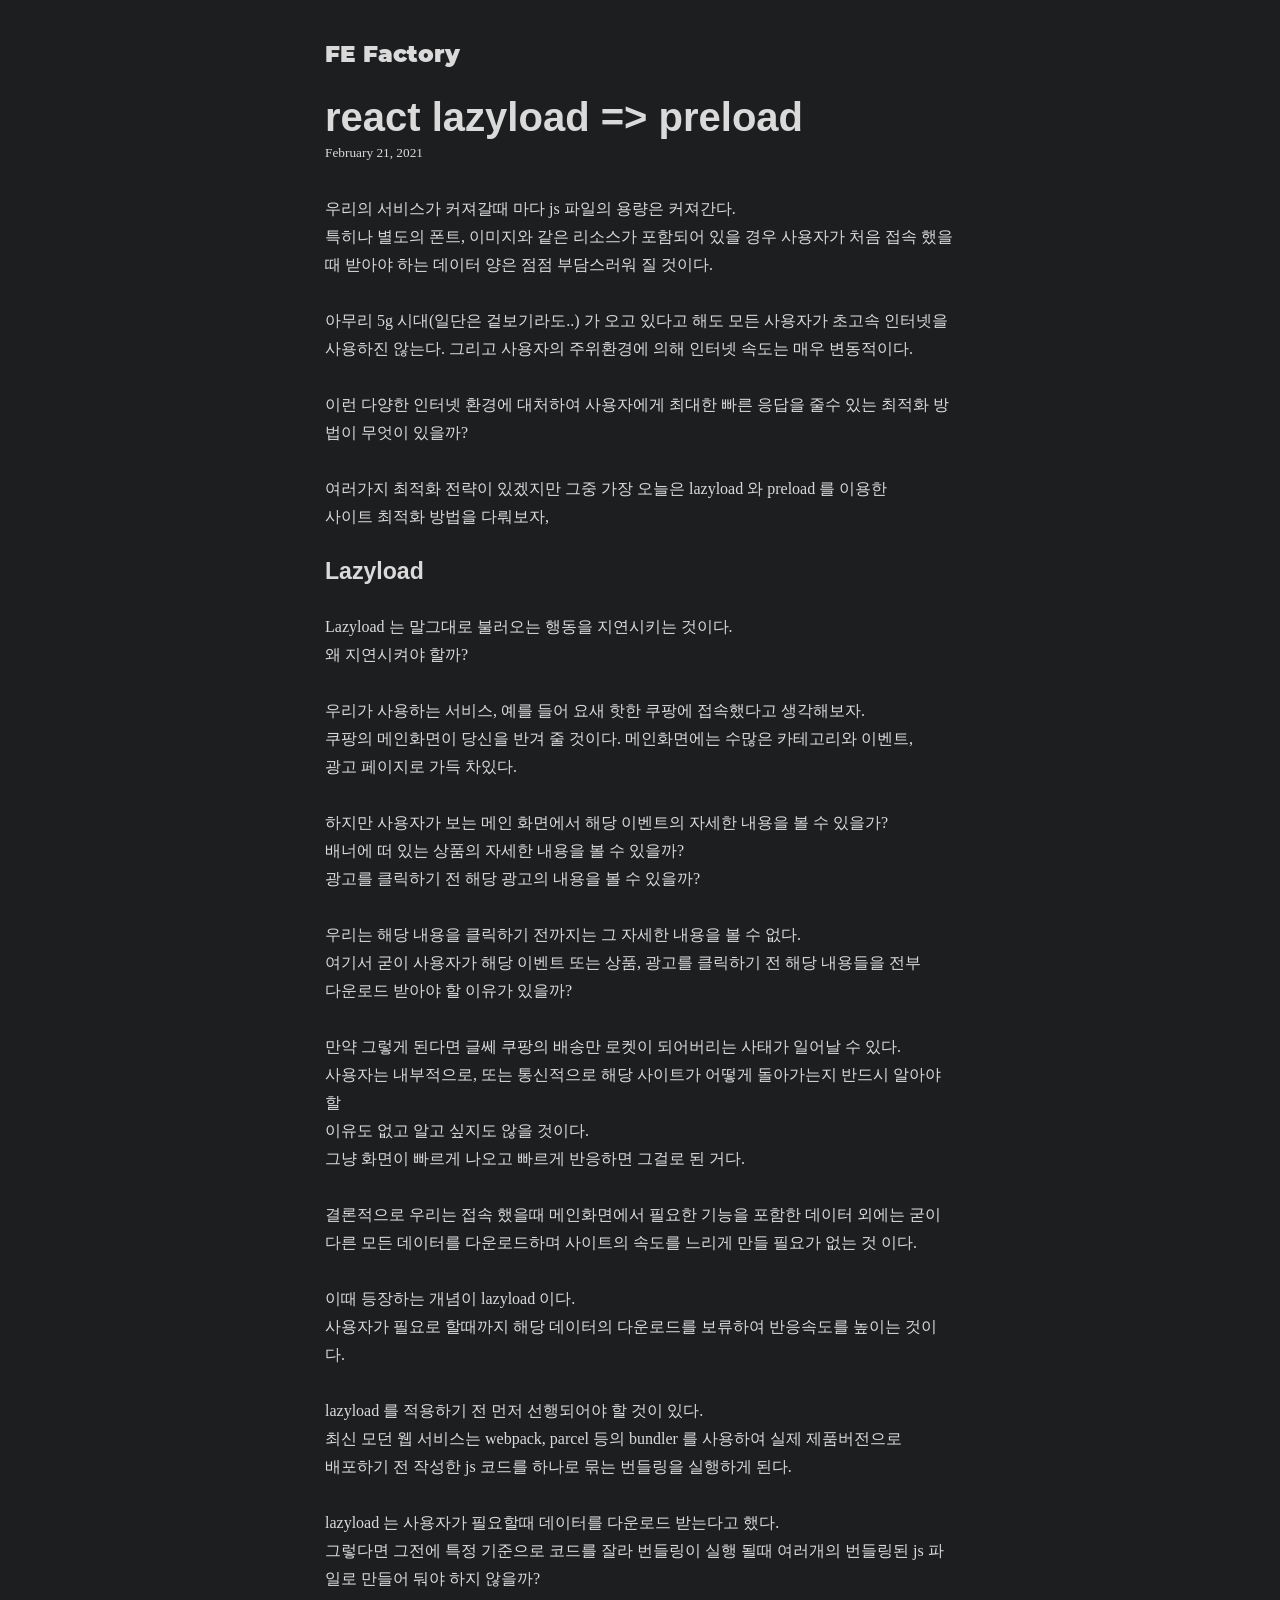
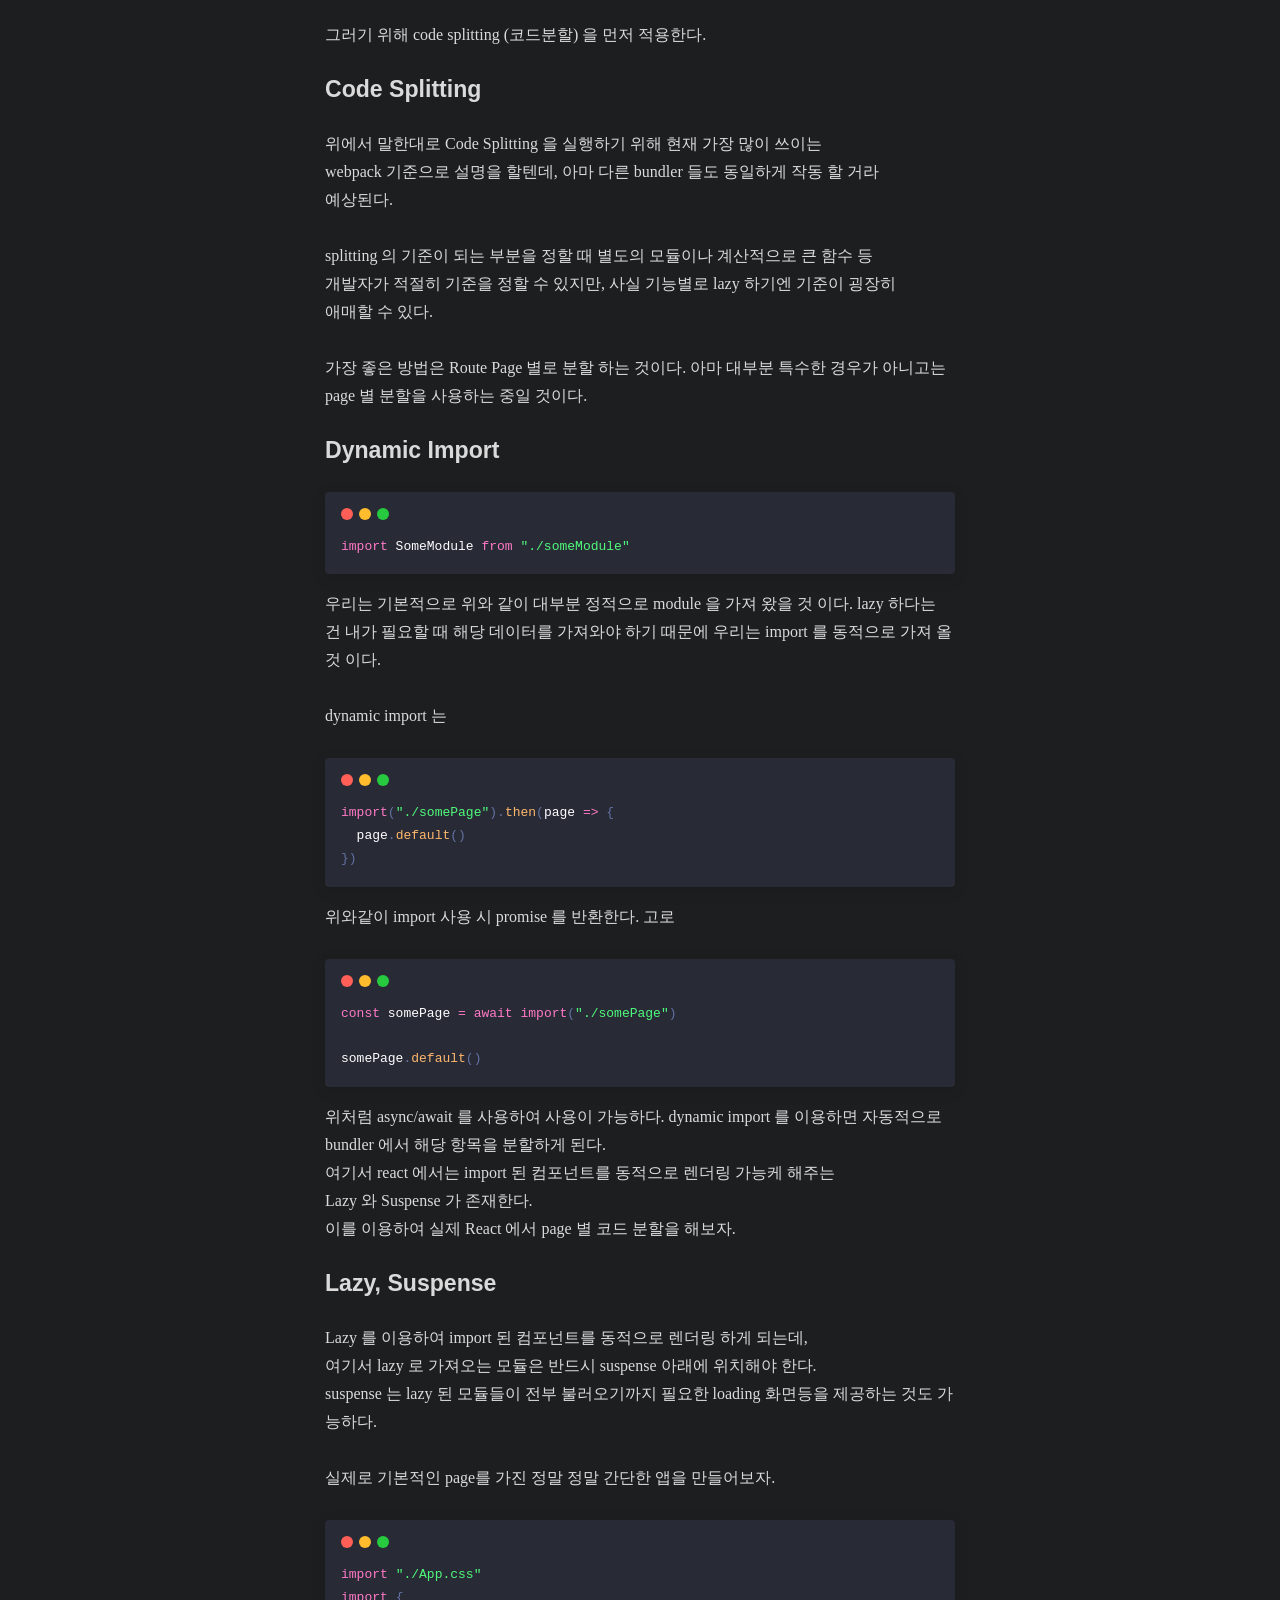
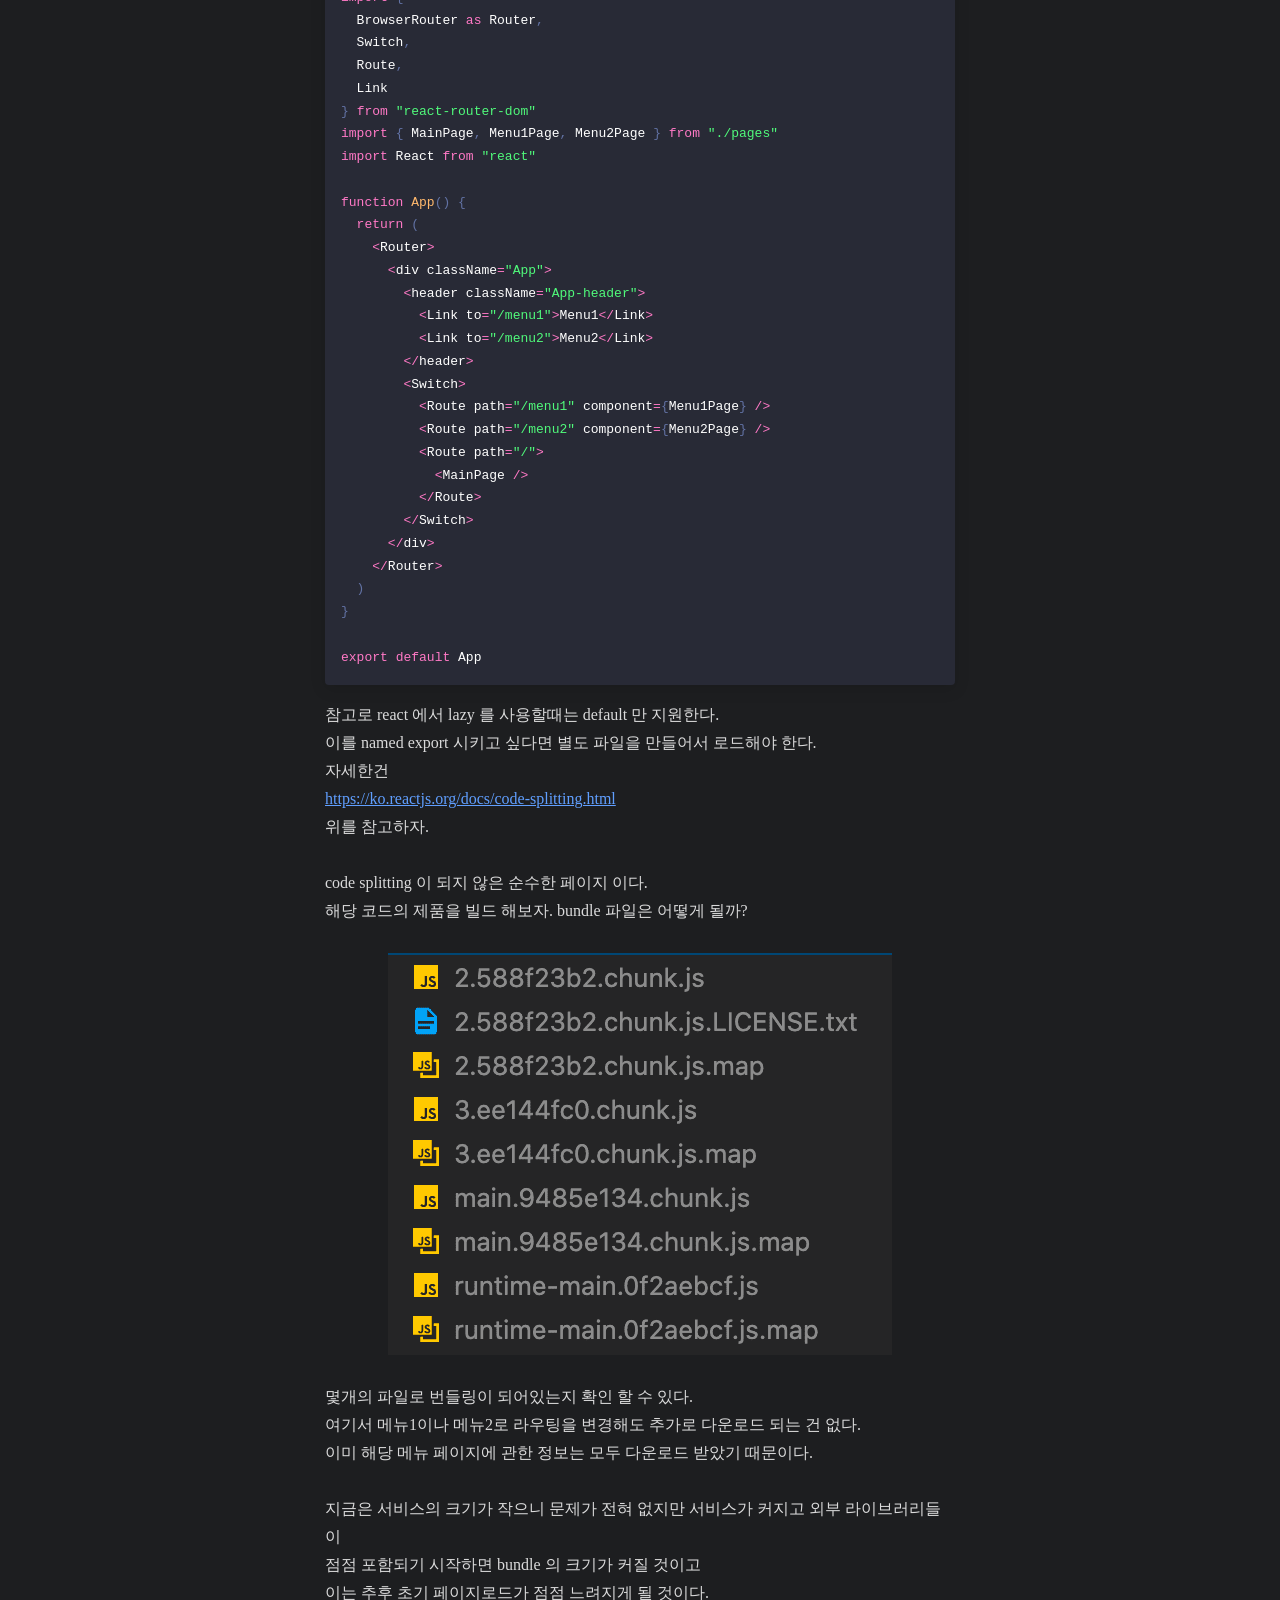
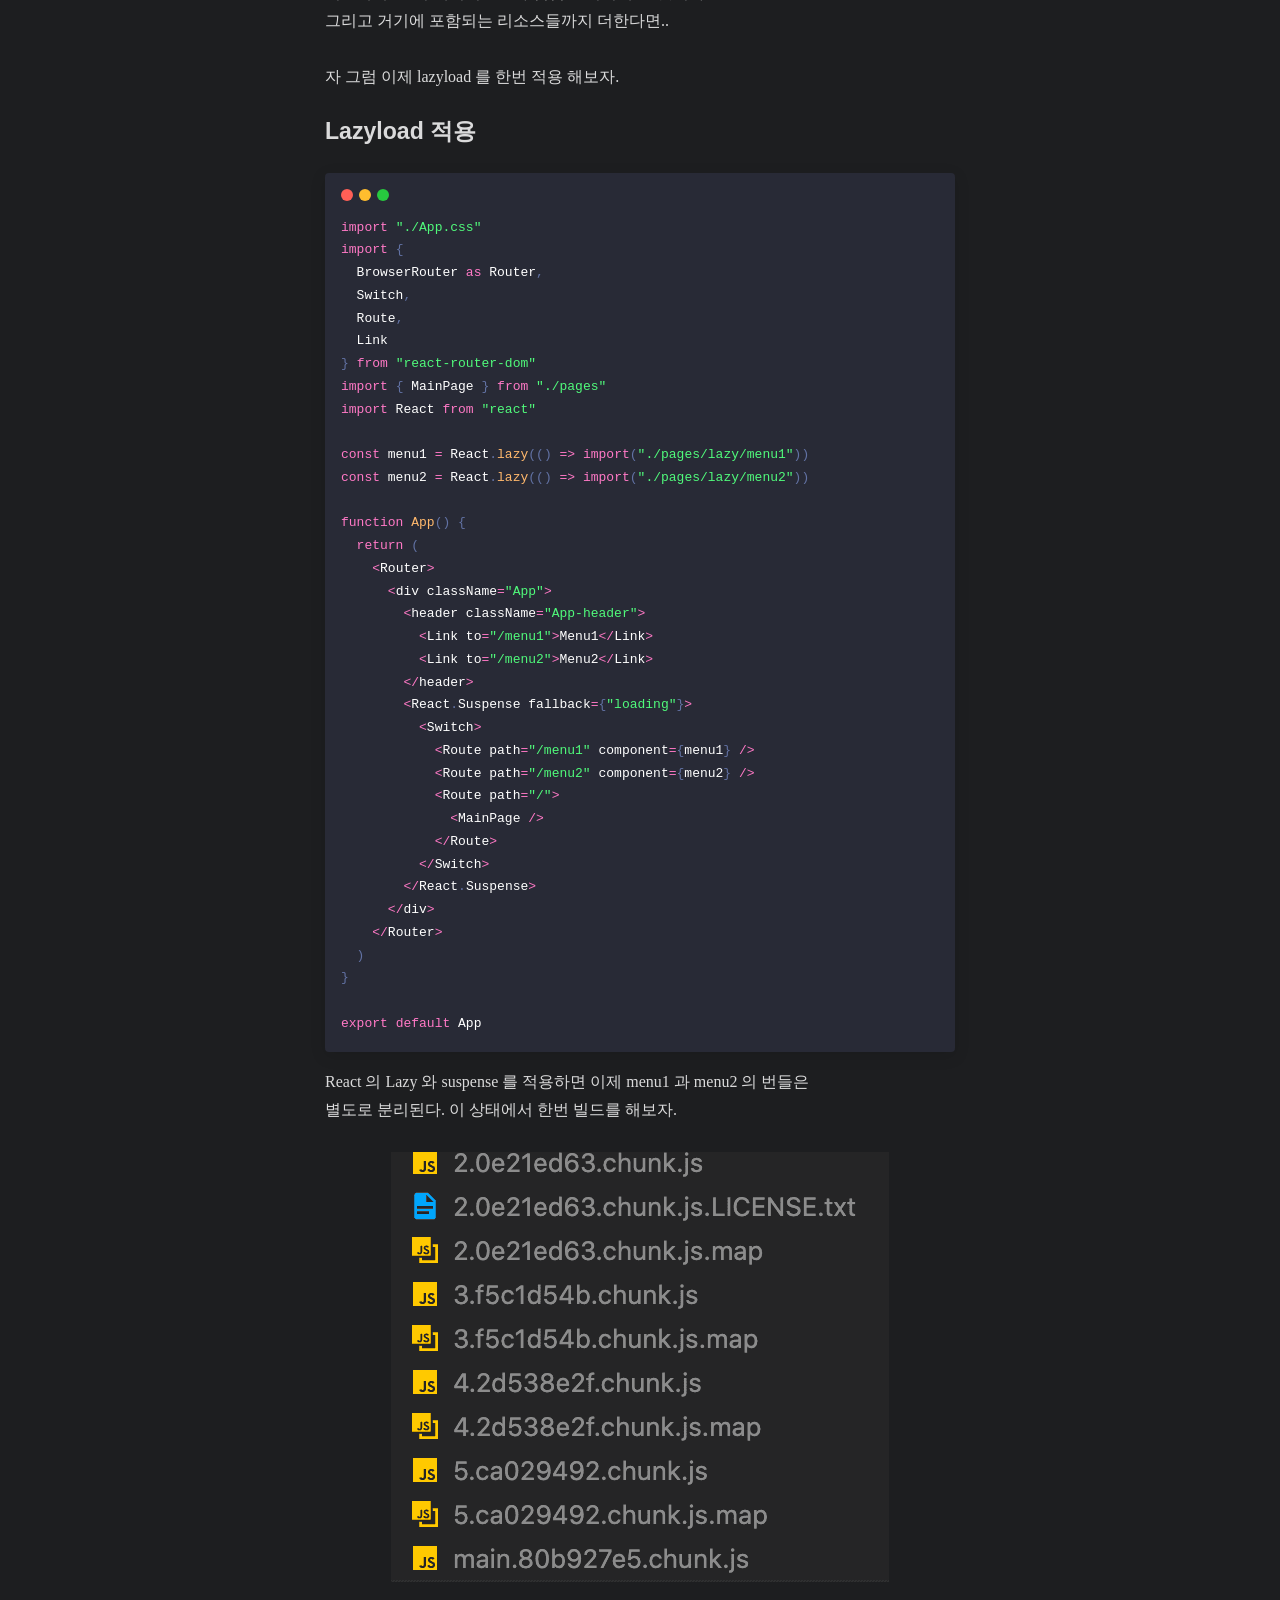
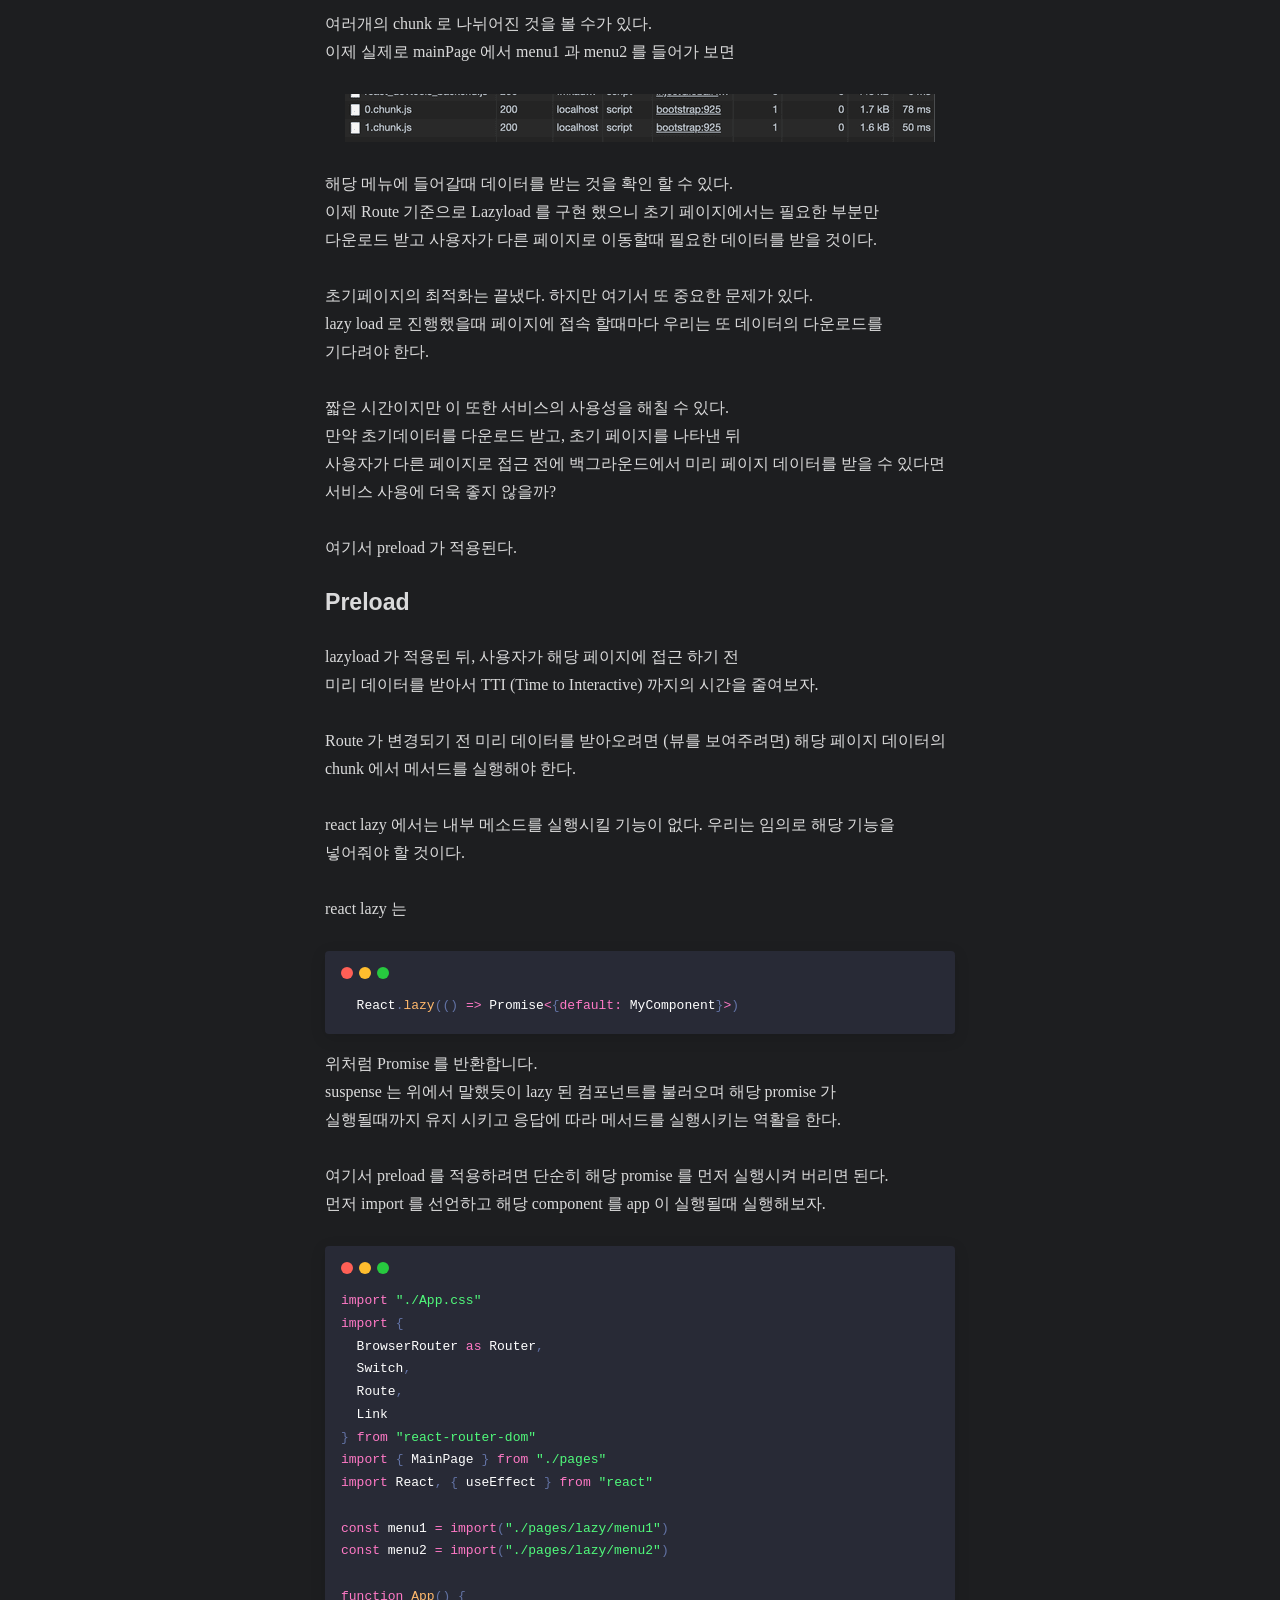
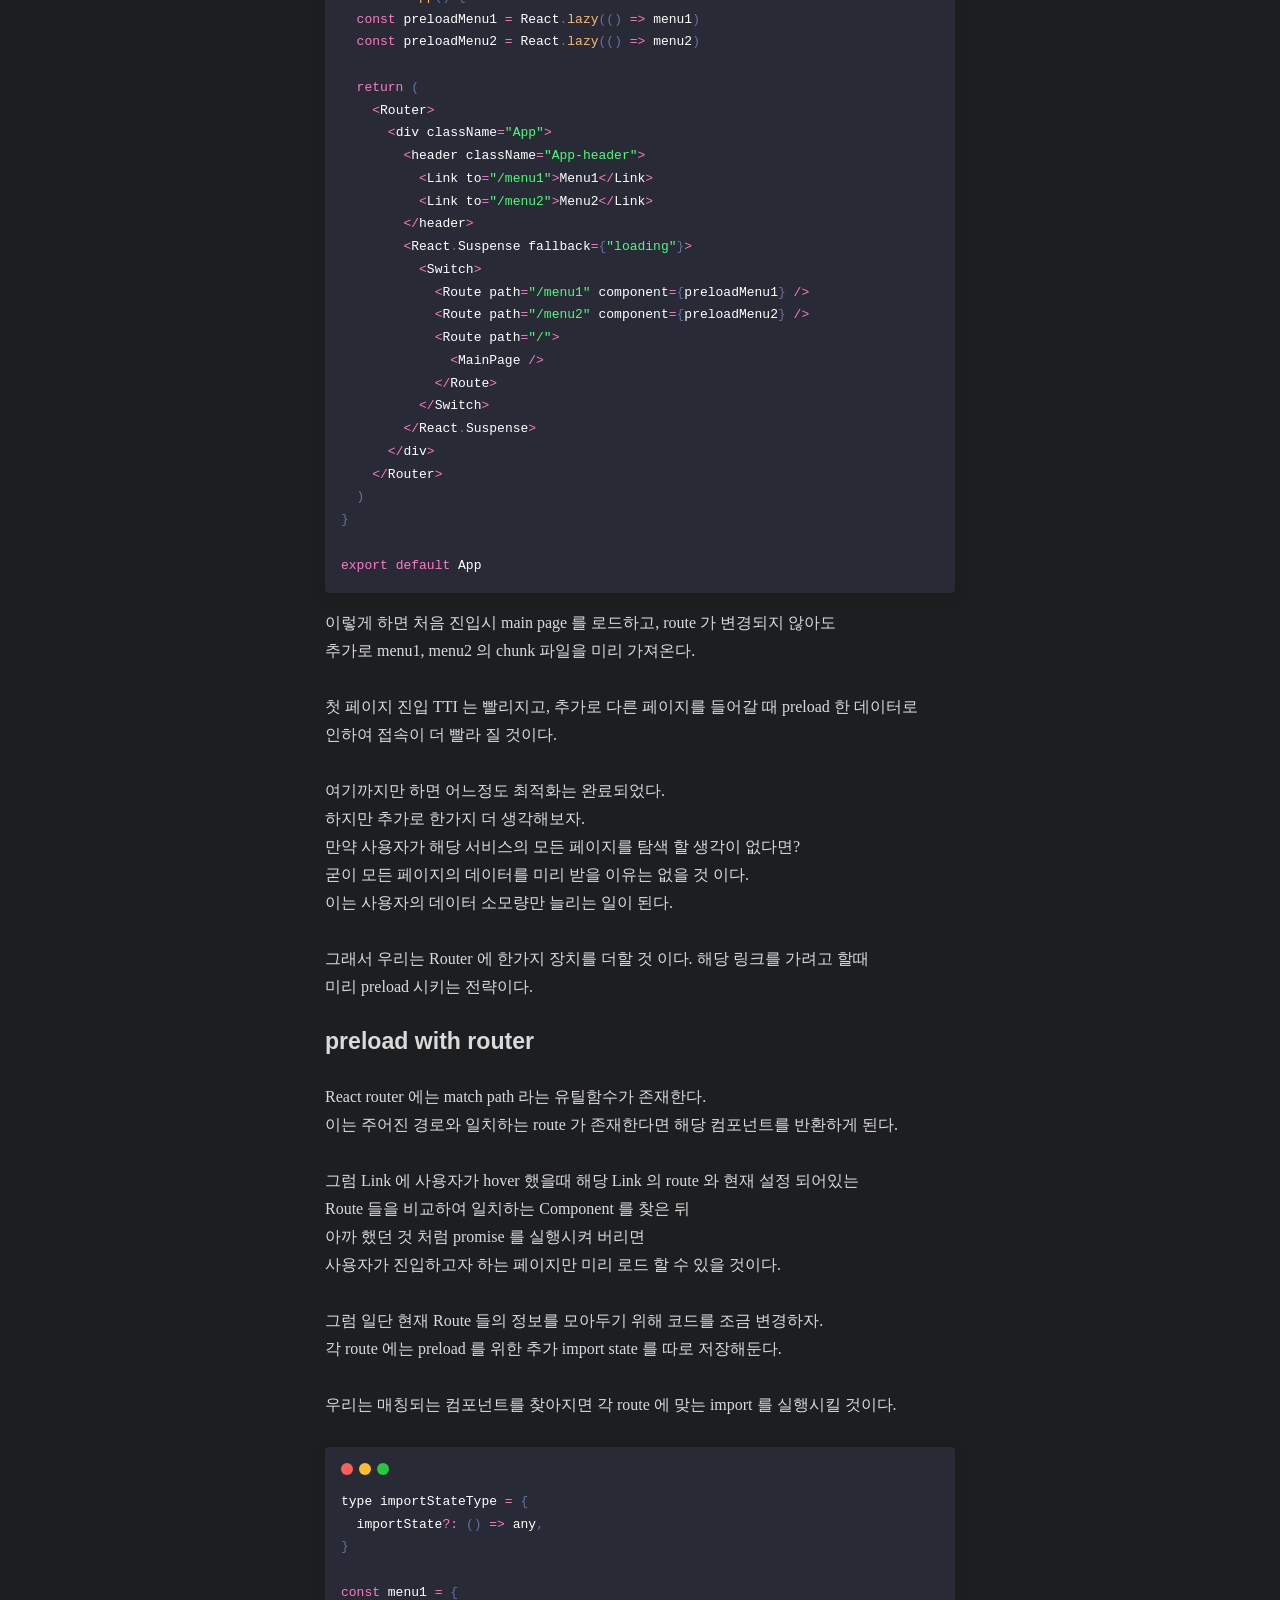
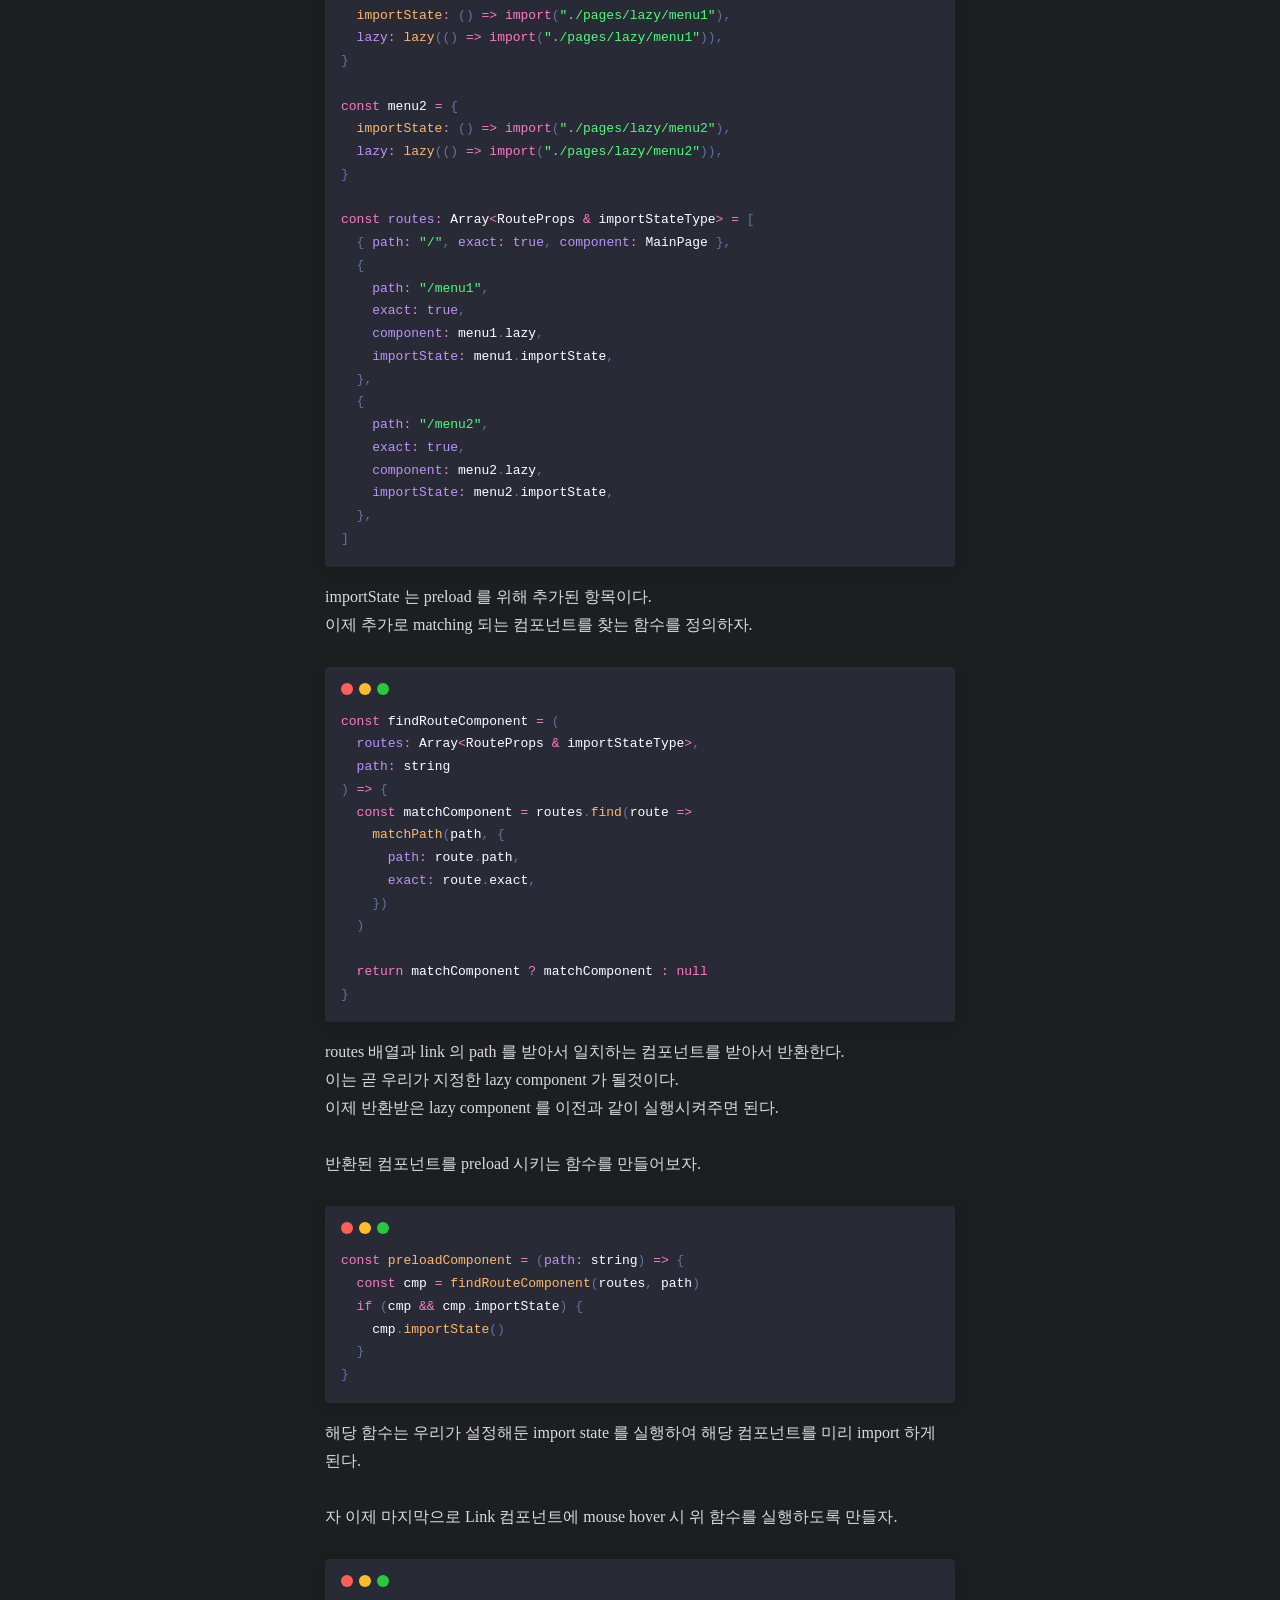
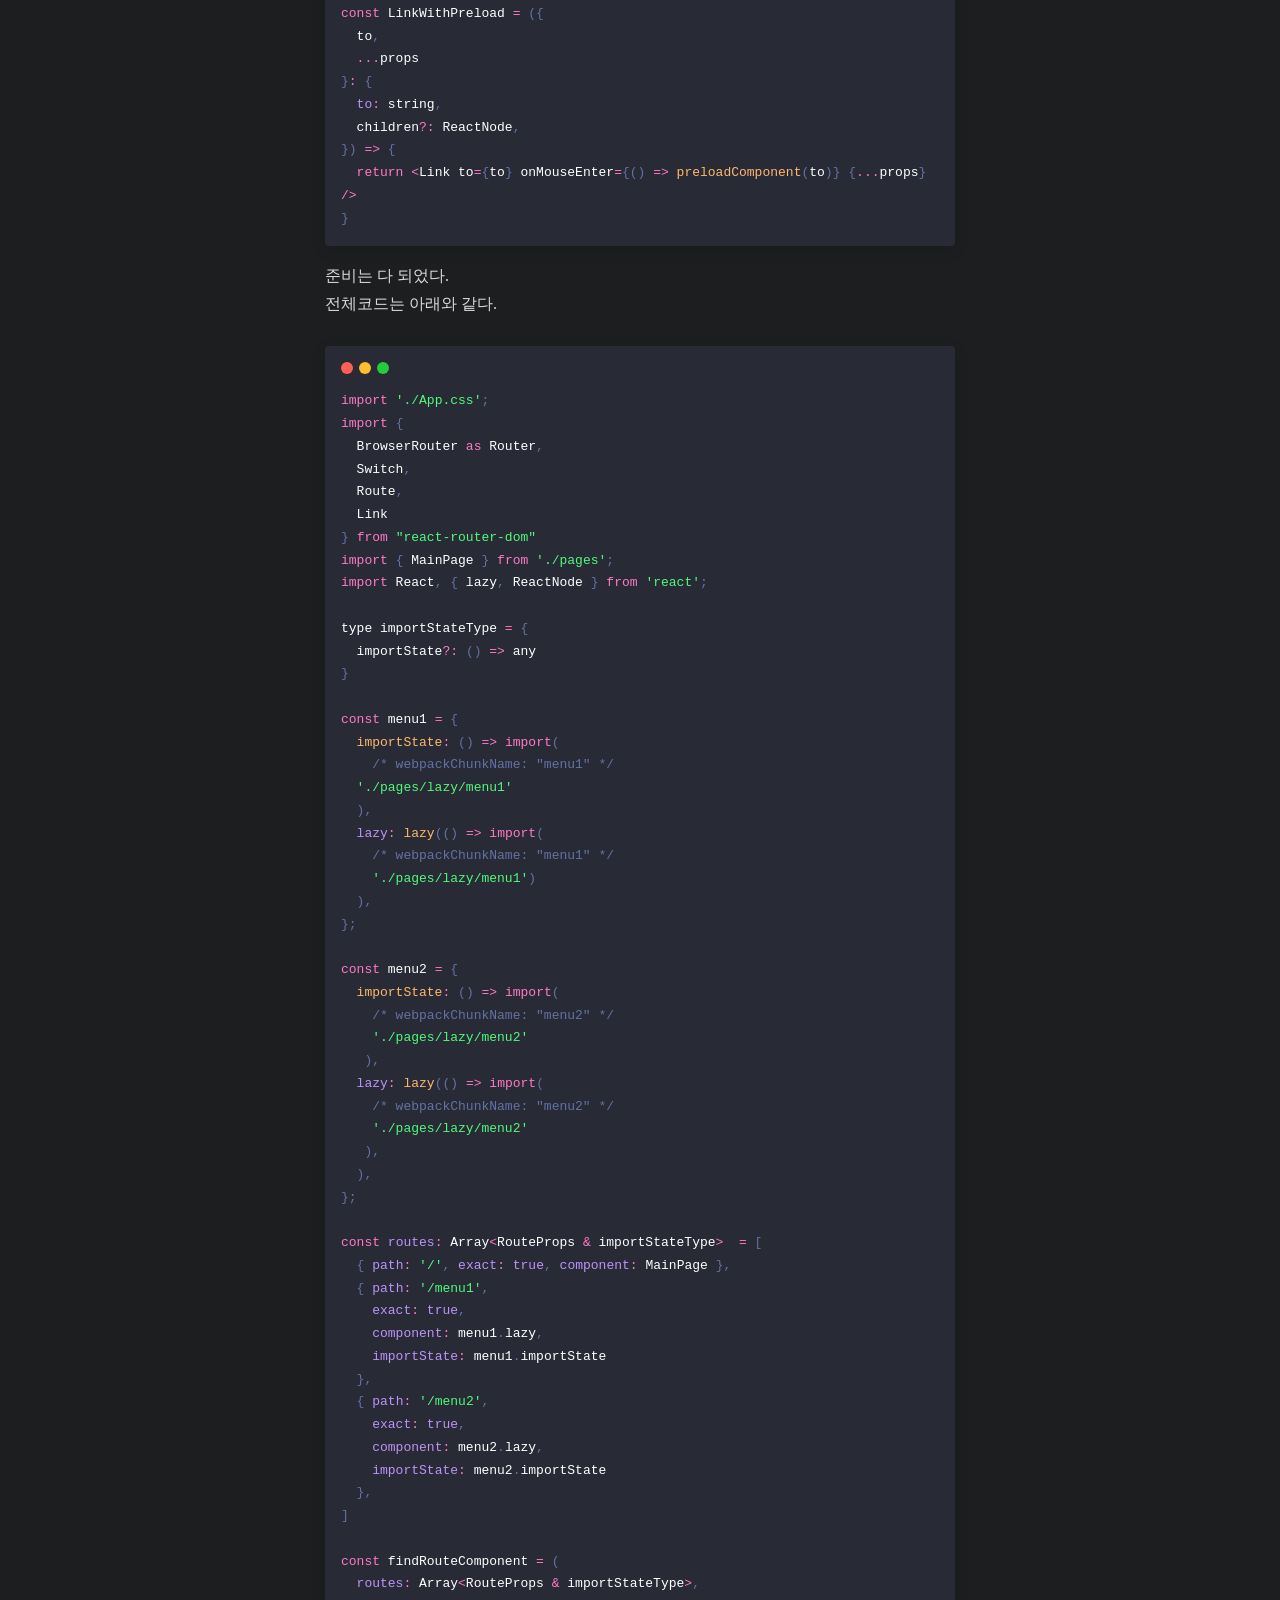
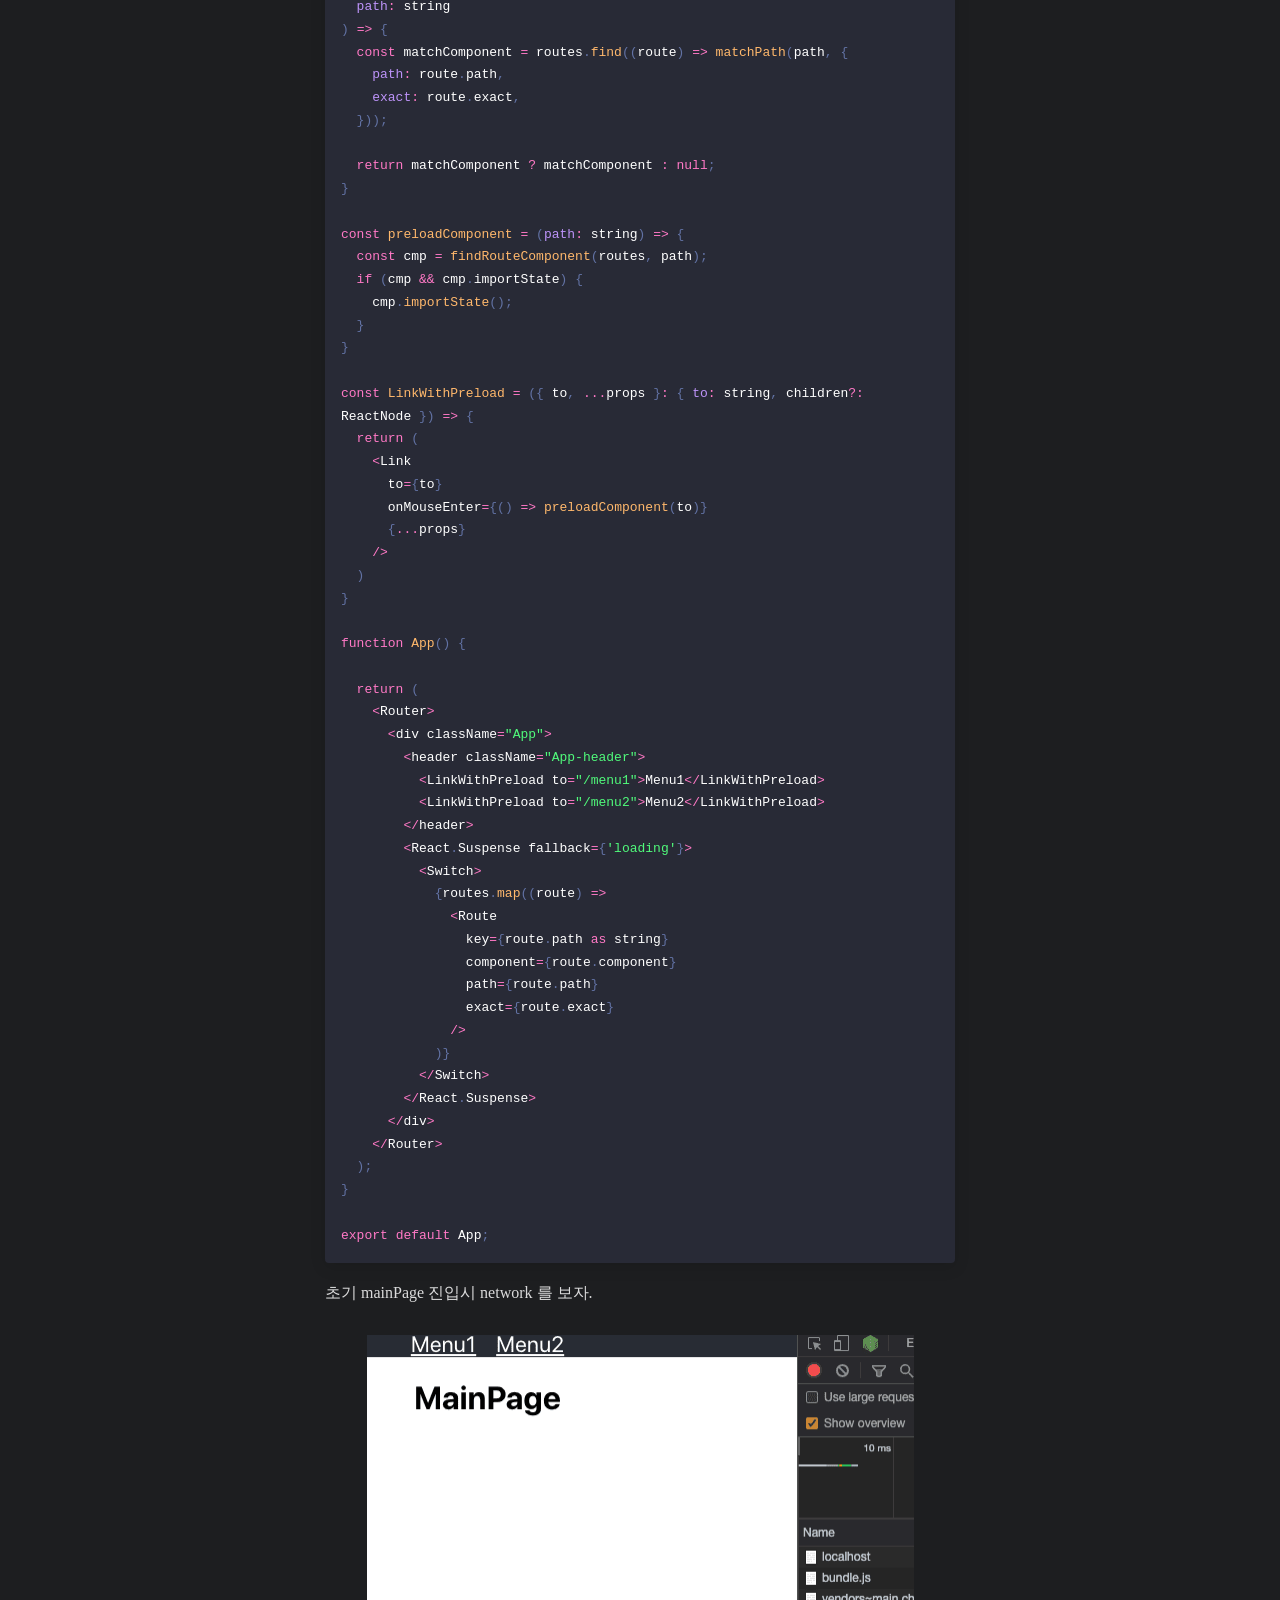
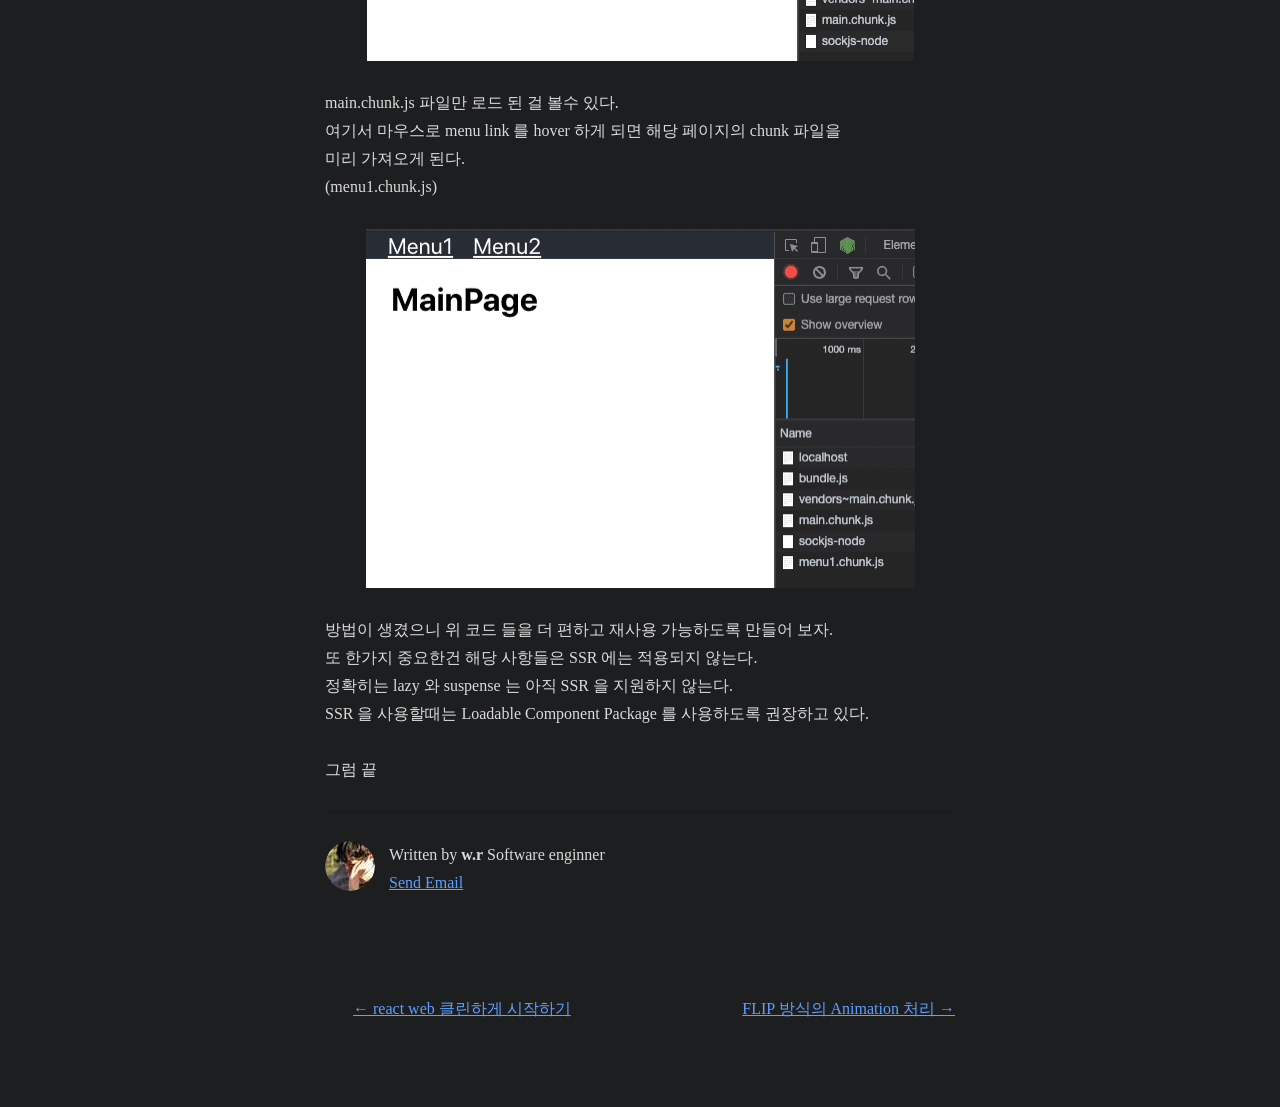
<file: 2021-02-21/index.html>
<!DOCTYPE html><html lang="ko"><head><meta charSet="utf-8"/><meta http-equiv="x-ua-compatible" content="ie=edge"/><meta name="viewport" content="width=device-width, initial-scale=1, shrink-to-fit=no"/><style id="typography.js">html{font-family:sans-serif;-ms-text-size-adjust:100%;-webkit-text-size-adjust:100%}body{margin:0}article,aside,details,figcaption,figure,footer,header,main,menu,nav,section,summary{display:block}audio,canvas,progress,video{display:inline-block}audio:not([controls]){display:none;height:0}progress{vertical-align:baseline}[hidden],template{display:none}a{background-color:transparent;}a:active,a:hover{outline-width:0}abbr[title]{border-bottom:none;text-decoration:underline;text-decoration:underline dotted}b,strong{font-weight:inherit;font-weight:bolder}dfn{font-style:italic}h1{font-size:2em;margin:.67em 0}mark{background-color:#ff0;color:#000}small{font-size:80%}sub,sup{font-size:75%;line-height:0;position:relative;vertical-align:baseline}sub{bottom:-.25em}sup{top:-.5em}img{border-style:none}svg:not(:root){overflow:hidden}code,kbd,pre,samp{font-family:monospace,monospace;font-size:1em}figure{margin:1em 40px}hr{box-sizing:content-box;height:0;overflow:visible}button,input,optgroup,select,textarea{font:inherit;margin:0}optgroup{font-weight:700}button,input{overflow:visible}button,select{text-transform:none}[type=reset],[type=submit],button,html [type=button]{-webkit-appearance:button}[type=button]::-moz-focus-inner,[type=reset]::-moz-focus-inner,[type=submit]::-moz-focus-inner,button::-moz-focus-inner{border-style:none;padding:0}[type=button]:-moz-focusring,[type=reset]:-moz-focusring,[type=submit]:-moz-focusring,button:-moz-focusring{outline:1px dotted ButtonText}fieldset{border:1px solid silver;margin:0 2px;padding:.35em .625em .75em}legend{box-sizing:border-box;color:inherit;display:table;max-width:100%;padding:0;white-space:normal}textarea{overflow:auto}[type=checkbox],[type=radio]{box-sizing:border-box;padding:0}[type=number]::-webkit-inner-spin-button,[type=number]::-webkit-outer-spin-button{height:auto}[type=search]{-webkit-appearance:textfield;outline-offset:-2px}[type=search]::-webkit-search-cancel-button,[type=search]::-webkit-search-decoration{-webkit-appearance:none}::-webkit-input-placeholder{color:inherit;opacity:.54}::-webkit-file-upload-button{-webkit-appearance:button;font:inherit}html{font:100%/1.75 'Spoqa Han Sans Neo',serif;box-sizing:border-box;overflow-y:scroll;}*{box-sizing:inherit;}*:before{box-sizing:inherit;}*:after{box-sizing:inherit;}body{color:hsla(0,0%,0%,0.9);font-family:'Spoqa Han Sans Neo',serif;font-weight:400;word-wrap:break-word;font-kerning:normal;-moz-font-feature-settings:"kern", "liga", "clig", "calt";-ms-font-feature-settings:"kern", "liga", "clig", "calt";-webkit-font-feature-settings:"kern", "liga", "clig", "calt";font-feature-settings:"kern", "liga", "clig", "calt";}img{max-width:100%;margin-left:0;margin-right:0;margin-top:0;padding-bottom:0;padding-left:0;padding-right:0;padding-top:0;margin-bottom:1.75rem;}h1{margin-left:0;margin-right:0;margin-top:0;padding-bottom:0;padding-left:0;padding-right:0;padding-top:0;margin-bottom:1.75rem;color:inherit;font-family:'Spoqa Han Sans Neo',sans-serif;font-weight:900;text-rendering:optimizeLegibility;font-size:2.5rem;line-height:1.1;}h2{margin-left:0;margin-right:0;margin-top:0;padding-bottom:0;padding-left:0;padding-right:0;padding-top:0;margin-bottom:1.75rem;color:inherit;font-family:'Spoqa Han Sans Neo',sans-serif;font-weight:900;text-rendering:optimizeLegibility;font-size:1.73286rem;line-height:1.1;}h3{margin-left:0;margin-right:0;margin-top:0;padding-bottom:0;padding-left:0;padding-right:0;padding-top:0;margin-bottom:1.75rem;color:inherit;font-family:'Spoqa Han Sans Neo',sans-serif;font-weight:900;text-rendering:optimizeLegibility;font-size:1.4427rem;line-height:1.1;}h4{margin-left:0;margin-right:0;margin-top:0;padding-bottom:0;padding-left:0;padding-right:0;padding-top:0;margin-bottom:1.75rem;color:inherit;font-family:'Spoqa Han Sans Neo',sans-serif;font-weight:900;text-rendering:optimizeLegibility;font-size:1rem;line-height:1.1;}h5{margin-left:0;margin-right:0;margin-top:0;padding-bottom:0;padding-left:0;padding-right:0;padding-top:0;margin-bottom:1.75rem;color:inherit;font-family:'Spoqa Han Sans Neo',sans-serif;font-weight:900;text-rendering:optimizeLegibility;font-size:0.83255rem;line-height:1.1;}h6{margin-left:0;margin-right:0;margin-top:0;padding-bottom:0;padding-left:0;padding-right:0;padding-top:0;margin-bottom:1.75rem;color:inherit;font-family:'Spoqa Han Sans Neo',sans-serif;font-weight:900;text-rendering:optimizeLegibility;font-size:0.75966rem;line-height:1.1;}hgroup{margin-left:0;margin-right:0;margin-top:0;padding-bottom:0;padding-left:0;padding-right:0;padding-top:0;margin-bottom:1.75rem;}ul{margin-left:1.75rem;margin-right:0;margin-top:0;padding-bottom:0;padding-left:0;padding-right:0;padding-top:0;margin-bottom:1.75rem;list-style-position:outside;list-style-image:none;}ol{margin-left:1.75rem;margin-right:0;margin-top:0;padding-bottom:0;padding-left:0;padding-right:0;padding-top:0;margin-bottom:1.75rem;list-style-position:outside;list-style-image:none;}dl{margin-left:0;margin-right:0;margin-top:0;padding-bottom:0;padding-left:0;padding-right:0;padding-top:0;margin-bottom:1.75rem;}dd{margin-left:0;margin-right:0;margin-top:0;padding-bottom:0;padding-left:0;padding-right:0;padding-top:0;margin-bottom:1.75rem;}p{margin-left:0;margin-right:0;margin-top:0;padding-bottom:0;padding-left:0;padding-right:0;padding-top:0;margin-bottom:1.75rem;}figure{margin-left:0;margin-right:0;margin-top:0;padding-bottom:0;padding-left:0;padding-right:0;padding-top:0;margin-bottom:1.75rem;}pre{margin-left:0;margin-right:0;margin-top:0;padding-bottom:0;padding-left:0;padding-right:0;padding-top:0;margin-bottom:1.75rem;font-size:0.85rem;line-height:1.75rem;}table{margin-left:0;margin-right:0;margin-top:0;padding-bottom:0;padding-left:0;padding-right:0;padding-top:0;margin-bottom:1.75rem;font-size:1rem;line-height:1.75rem;border-collapse:collapse;width:100%;}fieldset{margin-left:0;margin-right:0;margin-top:0;padding-bottom:0;padding-left:0;padding-right:0;padding-top:0;margin-bottom:1.75rem;}blockquote{margin-left:1.75rem;margin-right:1.75rem;margin-top:0;padding-bottom:0;padding-left:0;padding-right:0;padding-top:0;margin-bottom:1.75rem;}form{margin-left:0;margin-right:0;margin-top:0;padding-bottom:0;padding-left:0;padding-right:0;padding-top:0;margin-bottom:1.75rem;}noscript{margin-left:0;margin-right:0;margin-top:0;padding-bottom:0;padding-left:0;padding-right:0;padding-top:0;margin-bottom:1.75rem;}iframe{margin-left:0;margin-right:0;margin-top:0;padding-bottom:0;padding-left:0;padding-right:0;padding-top:0;margin-bottom:1.75rem;}hr{margin-left:0;margin-right:0;margin-top:0;padding-bottom:0;padding-left:0;padding-right:0;padding-top:0;margin-bottom:calc(1.75rem - 1px);background:hsla(0,0%,0%,0.2);border:none;height:1px;}address{margin-left:0;margin-right:0;margin-top:0;padding-bottom:0;padding-left:0;padding-right:0;padding-top:0;margin-bottom:1.75rem;}b{font-weight:700;}strong{font-weight:700;}dt{font-weight:700;}th{font-weight:700;}li{margin-bottom:calc(1.75rem / 2);}ol li{padding-left:0;}ul li{padding-left:0;}li > ol{margin-left:1.75rem;margin-bottom:calc(1.75rem / 2);margin-top:calc(1.75rem / 2);}li > ul{margin-left:1.75rem;margin-bottom:calc(1.75rem / 2);margin-top:calc(1.75rem / 2);}blockquote *:last-child{margin-bottom:0;}li *:last-child{margin-bottom:0;}p *:last-child{margin-bottom:0;}li > p{margin-bottom:calc(1.75rem / 2);}code{font-size:0.85rem;line-height:1.75rem;}kbd{font-size:0.85rem;line-height:1.75rem;}samp{font-size:0.85rem;line-height:1.75rem;}abbr{border-bottom:1px dotted hsla(0,0%,0%,0.5);cursor:help;}acronym{border-bottom:1px dotted hsla(0,0%,0%,0.5);cursor:help;}abbr[title]{border-bottom:1px dotted hsla(0,0%,0%,0.5);cursor:help;text-decoration:none;}thead{text-align:left;}td,th{text-align:left;border-bottom:1px solid hsla(0,0%,0%,0.12);font-feature-settings:"tnum";-moz-font-feature-settings:"tnum";-ms-font-feature-settings:"tnum";-webkit-font-feature-settings:"tnum";padding-left:1.16667rem;padding-right:1.16667rem;padding-top:0.875rem;padding-bottom:calc(0.875rem - 1px);}th:first-child,td:first-child{padding-left:0;}th:last-child,td:last-child{padding-right:0;}</style><style data-href="/styles.37087882f53630232b20.css" id="gatsby-global-css">@import url(//spoqa.github.io/spoqa-han-sans/css/SpoqaHanSansNeo.css);@font-face{font-family:Montserrat;font-style:normal;font-display:swap;font-weight:100;src:local("Montserrat Thin "),local("Montserrat-Thin"),url(/static/montserrat-latin-100-191cc9f50f3b76b9617cb383f19acb7d.woff2) format("woff2"),url(/static/montserrat-latin-100-370318464551d5f25b0f0a78f374faac.woff) format("woff")}@font-face{font-family:Montserrat;font-style:italic;font-display:swap;font-weight:100;src:local("Montserrat Thin italic"),local("Montserrat-Thinitalic"),url(/static/montserrat-latin-100italic-bdeaeb79db315697bd173a55b097dc18.woff2) format("woff2"),url(/static/montserrat-latin-100italic-ecf7d49386e8f265878e735db34a7c4b.woff) format("woff")}@font-face{font-family:Montserrat;font-style:normal;font-display:swap;font-weight:200;src:local("Montserrat Extra Light "),local("Montserrat-Extra Light"),url(/static/montserrat-latin-200-85d5ef9db7f2dc6979172a4a3b2c57cb.woff2) format("woff2"),url(/static/montserrat-latin-200-1fc98e126a3d152549240e6244d7e669.woff) format("woff")}@font-face{font-family:Montserrat;font-style:italic;font-display:swap;font-weight:200;src:local("Montserrat Extra Light italic"),local("Montserrat-Extra Lightitalic"),url(/static/montserrat-latin-200italic-49095760a498d024fe1a85a078850df9.woff2) format("woff2"),url(/static/montserrat-latin-200italic-fe46cf8b9462c820457d3bf537e4057f.woff) format("woff")}@font-face{font-family:Montserrat;font-style:normal;font-display:swap;font-weight:300;src:local("Montserrat Light "),local("Montserrat-Light"),url(/static/montserrat-latin-300-7c3daf12b706645b5d3710f863a4da04.woff2) format("woff2"),url(/static/montserrat-latin-300-8dc95fab9cf98d02ca8d76e97d3dff60.woff) format("woff")}@font-face{font-family:Montserrat;font-style:italic;font-display:swap;font-weight:300;src:local("Montserrat Light italic"),local("Montserrat-Lightitalic"),url(/static/montserrat-latin-300italic-f20b178ca2024a5eac8e42e6649db86c.woff2) format("woff2"),url(/static/montserrat-latin-300italic-3fe16939288856e8e828fa2661bf2354.woff) format("woff")}@font-face{font-family:Montserrat;font-style:normal;font-display:swap;font-weight:400;src:local("Montserrat Regular "),local("Montserrat-Regular"),url(/static/montserrat-latin-400-bc3aa95dca08f5fee5291e34959c27bc.woff2) format("woff2"),url(/static/montserrat-latin-400-8102c4838f9e3d08dad644290a9cb701.woff) format("woff")}@font-face{font-family:Montserrat;font-style:italic;font-display:swap;font-weight:400;src:local("Montserrat Regular italic"),local("Montserrat-Regularitalic"),url(/static/montserrat-latin-400italic-5cad650422a7184467af5a4d17b264c4.woff2) format("woff2"),url(/static/montserrat-latin-400italic-d191f22af3bb50902b99ac577f81a322.woff) format("woff")}@font-face{font-family:Montserrat;font-style:normal;font-display:swap;font-weight:500;src:local("Montserrat Medium "),local("Montserrat-Medium"),url(/static/montserrat-latin-500-92d16e458625f4d2c8940f6bdca0ff09.woff2) format("woff2"),url(/static/montserrat-latin-500-8b763220218ffc11c57c84ddb80e7b26.woff) format("woff")}@font-face{font-family:Montserrat;font-style:italic;font-display:swap;font-weight:500;src:local("Montserrat Medium italic"),local("Montserrat-Mediumitalic"),url(/static/montserrat-latin-500italic-47bfcca6b69d6a9acca7a8bff17193e2.woff2) format("woff2"),url(/static/montserrat-latin-500italic-72c01f753c3940c0b9cb6bf2389caddf.woff) format("woff")}@font-face{font-family:Montserrat;font-style:normal;font-display:swap;font-weight:600;src:local("Montserrat SemiBold "),local("Montserrat-SemiBold"),url(/static/montserrat-latin-600-6fb1b5623e528e27c18658fecf5ee0ee.woff2) format("woff2"),url(/static/montserrat-latin-600-7c839d15a6f54e7025ba8c0c4b333e8f.woff) format("woff")}@font-face{font-family:Montserrat;font-style:italic;font-display:swap;font-weight:600;src:local("Montserrat SemiBold italic"),local("Montserrat-SemiBolditalic"),url(/static/montserrat-latin-600italic-60789af1c9338ed1a9546722ec54b4f7.woff2) format("woff2"),url(/static/montserrat-latin-600italic-f3d4de8d0afb19e777c79032ce828e3d.woff) format("woff")}@font-face{font-family:Montserrat;font-style:normal;font-display:swap;font-weight:700;src:local("Montserrat Bold "),local("Montserrat-Bold"),url(/static/montserrat-latin-700-39d93cf678c740f9f6b2b1cfde34bee3.woff2) format("woff2"),url(/static/montserrat-latin-700-80f10bd382f0df1cd650fec59f3c9394.woff) format("woff")}@font-face{font-family:Montserrat;font-style:italic;font-display:swap;font-weight:700;src:local("Montserrat Bold italic"),local("Montserrat-Bolditalic"),url(/static/montserrat-latin-700italic-ba136d97b14e82284dd595e257f11c47.woff2) format("woff2"),url(/static/montserrat-latin-700italic-8c98142b425630821139c24bd1698700.woff) format("woff")}@font-face{font-family:Montserrat;font-style:normal;font-display:swap;font-weight:800;src:local("Montserrat ExtraBold "),local("Montserrat-ExtraBold"),url(/static/montserrat-latin-800-b7018be9ed6cd94da8b6675b3a468c3b.woff2) format("woff2"),url(/static/montserrat-latin-800-9a9befcf50d64f9d2d19d8b1d1984add.woff) format("woff")}@font-face{font-family:Montserrat;font-style:italic;font-display:swap;font-weight:800;src:local("Montserrat ExtraBold italic"),local("Montserrat-ExtraBolditalic"),url(/static/montserrat-latin-800italic-540ffdd223d1a9ad3d4e678e1a23372e.woff2) format("woff2"),url(/static/montserrat-latin-800italic-897086f99f4e1f45e6b1e9368527d0bc.woff) format("woff")}@font-face{font-family:Montserrat;font-style:normal;font-display:swap;font-weight:900;src:local("Montserrat Black "),local("Montserrat-Black"),url(/static/montserrat-latin-900-58cd789700850375b834e8b6776002eb.woff2) format("woff2"),url(/static/montserrat-latin-900-26d42c9428780e545a540bbb50c84bce.woff) format("woff")}@font-face{font-family:Montserrat;font-style:italic;font-display:swap;font-weight:900;src:local("Montserrat Black italic"),local("Montserrat-Blackitalic"),url(/static/montserrat-latin-900italic-451157bc8861fe54f523b3669a3def71.woff2) format("woff2"),url(/static/montserrat-latin-900italic-a8ec4957e1c24f5793305763ad9845b3.woff) format("woff")}@font-face{font-family:Merriweather;font-style:normal;font-display:swap;font-weight:300;src:local("Merriweather Light "),local("Merriweather-Light"),url(/static/merriweather-latin-300-b1158cfcd4aacb9d8fb61625e37af46a.woff2) format("woff2"),url(/static/merriweather-latin-300-cc7de05e166e90320d7d896e0f72a19d.woff) format("woff")}@font-face{font-family:Merriweather;font-style:italic;font-display:swap;font-weight:300;src:local("Merriweather Light italic"),local("Merriweather-Lightitalic"),url(/static/merriweather-latin-300italic-8fe52a48089d6ebe46db0b8e7cc66263.woff2) format("woff2"),url(/static/merriweather-latin-300italic-e1331f5397c2a673f9d3765138debdb5.woff) format("woff")}@font-face{font-family:Merriweather;font-style:normal;font-display:swap;font-weight:400;src:local("Merriweather Regular "),local("Merriweather-Regular"),url(/static/merriweather-latin-400-8276fdb72ae8f4714d4e6eba704cc39f.woff2) format("woff2"),url(/static/merriweather-latin-400-69f09800f4f6479d06e44eba837df872.woff) format("woff")}@font-face{font-family:Merriweather;font-style:italic;font-display:swap;font-weight:400;src:local("Merriweather Regular italic"),local("Merriweather-Regularitalic"),url(/static/merriweather-latin-400italic-3a9be9ea9f7aa4af6de7307df21d9fc0.woff2) format("woff2"),url(/static/merriweather-latin-400italic-d76079ed7541a433a54f79316de086e9.woff) format("woff")}@font-face{font-family:Merriweather;font-style:normal;font-display:swap;font-weight:700;src:local("Merriweather Bold "),local("Merriweather-Bold"),url(/static/merriweather-latin-700-fa534be7ffa380e39a7f6e03bf9a5e03.woff2) format("woff2"),url(/static/merriweather-latin-700-ba56ea84b8084b7ff9677f50d3cd81bd.woff) format("woff")}@font-face{font-family:Merriweather;font-style:italic;font-display:swap;font-weight:700;src:local("Merriweather Bold italic"),local("Merriweather-Bolditalic"),url(/static/merriweather-latin-700italic-1ef5edaaa20ae53ea50399884c5e48c6.woff2) format("woff2"),url(/static/merriweather-latin-700italic-534bc9e7ce93c73d73426e46acd78092.woff) format("woff")}@font-face{font-family:Merriweather;font-style:normal;font-display:swap;font-weight:900;src:local("Merriweather Black "),local("Merriweather-Black"),url(/static/merriweather-latin-900-7528fb70e8a4a82c7305e72ff43ac25f.woff2) format("woff2"),url(/static/merriweather-latin-900-3799b6e2f5ed3fcccf9d7a708d7419fa.woff) format("woff")}@font-face{font-family:Merriweather;font-style:italic;font-display:swap;font-weight:900;src:local("Merriweather Black italic"),local("Merriweather-Blackitalic"),url(/static/merriweather-latin-900italic-e1b4d2aaa78e12ad84aaf8a56321e4c2.woff2) format("woff2"),url(/static/merriweather-latin-900italic-2ae22f731b3424e8dbb4b37f7ca6e708.woff) format("woff")}body{background-color:var(--theme);--theme:#1d1e20;--entry:#2e2e33;--pblue:#609fff;--primary:hsla(0,0%,100%,0.84);--secondary:hsla(0,0%,100%,0.56);--tertiary:hsla(0,0%,100%,0.16);--content:hsla(0,0%,100%,0.74);--hljs-bg:#2e2e33;--code-bg:#37383e;--border:#333;--gap:24px;--radius:8px}img{display:block;margin:0 auto}.link-post{margin-bottom:calc(var(--gap)*1.5)}.link-title{color:var(--primary)}.link-desc{color:var(--secondary);margin-bottom:0}a:link,a:visited{color:var(--pblue)}code[class*=language-],pre[class*=language-]{color:#000;background:none;text-shadow:0 1px #fff;font-family:Consolas,Monaco,Andale Mono,Ubuntu Mono,monospace;font-size:1em;text-align:left;white-space:pre;word-spacing:normal;word-break:normal;word-wrap:normal;line-height:1.5;tab-size:4;-webkit-hyphens:none;hyphens:none}code[class*=language-]::selection,code[class*=language-] ::selection,pre[class*=language-]::selection,pre[class*=language-] ::selection{text-shadow:none;background:#b3d4fc}@media print{code[class*=language-],pre[class*=language-]{text-shadow:none}}pre[class*=language-]{padding:1em;margin:.5em 0;overflow:auto}:not(pre)>code[class*=language-],pre[class*=language-]{background:#f5f2f0}:not(pre)>code[class*=language-]{padding:.1em;border-radius:.3em;white-space:normal}.token.cdata,.token.comment,.token.doctype,.token.prolog{color:#708090}.token.punctuation{color:#999}.token.namespace{opacity:.7}.token.boolean,.token.constant,.token.deleted,.token.number,.token.property,.token.symbol,.token.tag{color:#905}.token.attr-name,.token.builtin,.token.char,.token.inserted,.token.selector,.token.string{color:#690}.language-css .token.string,.style .token.string,.token.entity,.token.operator,.token.url{color:#9a6e3a;background:hsla(0,0%,100%,.5)}.token.atrule,.token.attr-value,.token.keyword{color:#07a}.token.class-name,.token.function{color:#dd4a68}.token.important,.token.regex,.token.variable{color:#e90}.token.bold,.token.important{font-weight:700}.token.italic{font-style:italic}.token.entity{cursor:help}</style><meta name="generator" content="Gatsby 2.32.13"/><link rel="sitemap" type="application/xml" href="/sitemap.xml"/><link rel="preconnect" href="https://www.google-analytics.com"/><link rel="dns-prefetch" href="https://www.google-analytics.com"/><link rel="alternate" type="application/rss+xml" href="/rss.xml"/><link rel="icon" href="/favicon-32x32.png?v=0f40eccc76f1834aab0a5215019710bb" type="image/png"/><link rel="manifest" href="/manifest.webmanifest" crossorigin="anonymous"/><meta name="theme-color" content="#ffffff"/><link rel="apple-touch-icon" sizes="48x48" href="/icons/icon-48x48.png?v=0f40eccc76f1834aab0a5215019710bb"/><link rel="apple-touch-icon" sizes="72x72" href="/icons/icon-72x72.png?v=0f40eccc76f1834aab0a5215019710bb"/><link rel="apple-touch-icon" sizes="96x96" href="/icons/icon-96x96.png?v=0f40eccc76f1834aab0a5215019710bb"/><link rel="apple-touch-icon" sizes="144x144" href="/icons/icon-144x144.png?v=0f40eccc76f1834aab0a5215019710bb"/><link rel="apple-touch-icon" sizes="192x192" href="/icons/icon-192x192.png?v=0f40eccc76f1834aab0a5215019710bb"/><link rel="apple-touch-icon" sizes="256x256" href="/icons/icon-256x256.png?v=0f40eccc76f1834aab0a5215019710bb"/><link rel="apple-touch-icon" sizes="384x384" href="/icons/icon-384x384.png?v=0f40eccc76f1834aab0a5215019710bb"/><link rel="apple-touch-icon" sizes="512x512" href="/icons/icon-512x512.png?v=0f40eccc76f1834aab0a5215019710bb"/><title data-react-helmet="true">react lazyload =&gt; preload | FE Factory</title><meta data-react-helmet="true" name="description" content="lazy, pre load 를 이용하여 서비스 속도를 높이고 데이터 최적화를 하자"/><meta data-react-helmet="true" property="og:title" content="react lazyload =&gt; preload"/><meta data-react-helmet="true" property="og:description" content="lazy, pre load 를 이용하여 서비스 속도를 높이고 데이터 최적화를 하자"/><meta data-react-helmet="true" property="og:type" content="website"/><meta data-react-helmet="true" name="naver-site-verification" content="76f6ac32f3fb1d4edd76ca9e23147df017e84e1e"/><meta data-react-helmet="true" name="google-site-verification" content="xpWaxIvUUroKZmiqn47I1cdGg6BlValEeeZUZIBOl-k"/><link href="//fonts.googleapis.com/css?family=Noto+Serif+KR:400,700|Noto+Sans+KR:400,700" rel="stylesheet" type="text/css"/><link as="script" rel="preload" href="/webpack-runtime-6403a9343c4daea86c21.js"/><link as="script" rel="preload" href="/framework-643cd9d57cfac08fd2c4.js"/><link as="script" rel="preload" href="/styles-3c579c614835d628a567.js"/><link as="script" rel="preload" href="/app-e0eca157ef08c2086462.js"/><link as="script" rel="preload" href="/commons-4533d1fa39224d48c06a.js"/><link as="script" rel="preload" href="/cd7d5f864fc9e15ed8adef086269b0aeff617554-e6e6efc05ff6d94c0fa4.js"/><link as="script" rel="preload" href="/component---src-templates-blog-post-js-575aaa1fccbb0c3ee048.js"/><link as="fetch" rel="preload" href="/page-data/2021-02-21/page-data.json" crossorigin="anonymous"/><link as="fetch" rel="preload" href="/page-data/sq/d/2841359383.json" crossorigin="anonymous"/><link as="fetch" rel="preload" href="/page-data/sq/d/3490846071.json" crossorigin="anonymous"/><link as="fetch" rel="preload" href="/page-data/app-data.json" crossorigin="anonymous"/></head><body><div id="___gatsby"><div style="outline:none" tabindex="-1" id="gatsby-focus-wrapper"><div style="margin-left:auto;margin-right:auto;max-width:42rem;padding:2.625rem 1.3125rem;color:#1d1d1f"><header><h3 class="link-title" style="font-family:Montserrat, sans-serif;margin-top:0"><a style="box-shadow:none;color:inherit;text-decoration:none" href="/">FE Factory</a></h3></header><main class="link-title"><article><header><h1 style="margin-top:1.75rem;margin-bottom:0">react lazyload =&gt; preload</h1><p style="font-size:0.83255rem;line-height:1.75rem;display:block;margin-bottom:1.75rem">February 21, 2021</p></header><section><p>우리의 서비스가 커져갈때 마다 js 파일의 용량은 커져간다.<br>
특히나 별도의 폰트, 이미지와 같은 리소스가 포함되어 있을 경우 사용자가 처음 접속 했을때 받아야 하는 데이터 양은 점점 부담스러워 질 것이다.</p>
<p>아무리 5g 시대(일단은 겉보기라도..) 가 오고 있다고 해도 모든 사용자가 초고속 인터넷을<br>
사용하진 않는다. 그리고 사용자의 주위환경에 의해 인터넷 속도는 매우 변동적이다.</p>
<p>이런 다양한 인터넷 환경에 대처하여 사용자에게 최대한 빠른 응답을 줄수 있는 최적화 방법이 무엇이 있을까?</p>
<p>여러가지 최적화 전략이 있겠지만 그중 가장 오늘은 lazyload 와 preload 를 이용한<br>
사이트 최적화 방법을 다뤄보자,</p>
<h3>Lazyload</h3>
<p>Lazyload 는 말그대로 불러오는 행동을 지연시키는 것이다.<br>
왜 지연시켜야 할까?</p>
<p>우리가 사용하는 서비스, 예를 들어 요새 핫한 쿠팡에 접속했다고 생각해보자.<br>
쿠팡의 메인화면이 당신을 반겨 줄 것이다. 메인화면에는 수많은 카테고리와 이벤트,<br>
광고 페이지로 가득 차있다.</p>
<p>하지만 사용자가 보는 메인 화면에서 해당 이벤트의 자세한 내용을 볼 수 있을가?<br>
배너에 떠 있는 상품의 자세한 내용을 볼 수 있을까?<br>
광고를 클릭하기 전 해당 광고의 내용을 볼 수 있을까?</p>
<p>우리는 해당 내용을 클릭하기 전까지는 그 자세한 내용을 볼 수 없다.<br>
여기서 굳이 사용자가 해당 이벤트 또는 상품, 광고를 클릭하기 전 해당 내용들을 전부<br>
다운로드 받아야 할 이유가 있을까?</p>
<p>만약 그렇게 된다면 글쎄 쿠팡의 배송만 로켓이 되어버리는 사태가 일어날 수 있다.<br>
사용자는 내부적으로, 또는 통신적으로 해당 사이트가 어떻게 돌아가는지 반드시 알아야 할<br>
이유도 없고 알고 싶지도 않을 것이다.<br>
그냥 화면이 빠르게 나오고 빠르게 반응하면 그걸로 된 거다.</p>
<p>결론적으로 우리는 접속 했을때 메인화면에서 필요한 기능을 포함한 데이터 외에는 굳이<br>
다른 모든 데이터를 다운로드하며 사이트의 속도를 느리게 만들 필요가 없는 것 이다.</p>
<p>이때 등장하는 개념이 lazyload 이다.<br>
사용자가 필요로 할때까지 해당 데이터의 다운로드를 보류하여 반응속도를 높이는 것이다.</p>
<p>lazyload 를 적용하기 전 먼저 선행되어야 할 것이 있다.<br>
최신 모던 웹 서비스는 webpack, parcel 등의 bundler 를 사용하여 실제 제품버전으로<br>
배포하기 전 작성한 js 코드를 하나로 묶는 번들링을 실행하게 된다.</p>
<p>lazyload 는 사용자가 필요할때 데이터를 다운로드 받는다고 했다.<br>
그렇다면 그전에 특정 기준으로 코드를 잘라 번들링이 실행 될때 여러개의 번들링된 js 파일로 만들어 둬야 하지 않을까?</p>
<p>그러기 위해 code splitting (코드분할) 을 먼저 적용한다.</p>
<h3>Code Splitting</h3>
<p>위에서 말한대로 Code Splitting 을 실행하기 위해 현재 가장 많이 쓰이는<br>
webpack 기준으로 설명을 할텐데, 아마 다른 bundler 들도 동일하게 작동 할 거라<br>
예상된다.</p>
<p>splitting 의 기준이 되는 부분을 정할 때 별도의 모듈이나 계산적으로 큰 함수 등<br>
개발자가 적절히 기준을 정할 수 있지만, 사실 기능별로 lazy 하기엔 기준이 굉장히<br>
애매할 수 있다.</p>
<p>가장 좋은 방법은 Route Page 별로 분할 하는 것이다. 아마 대부분 특수한 경우가 아니고는 page 별 분할을 사용하는 중일 것이다.</p>
<h3>Dynamic Import</h3>
<deckgo-highlight-code language="javascript"  >
          <code slot="code">import SomeModule from &quot;./someModule&quot;</code>
        </deckgo-highlight-code>
<p>우리는 기본적으로 위와 같이 대부분 정적으로 module 을 가져 왔을 것 이다.
lazy 하다는 건 내가 필요할 때 해당 데이터를 가져와야 하기 때문에 우리는 import 를 동적으로 가져 올 것 이다.</p>
<p>dynamic import 는</p>
<deckgo-highlight-code language="javascript"  >
          <code slot="code">import(&quot;./somePage&quot;).then(page =&gt; {
  page.default()
})</code>
        </deckgo-highlight-code>
<p>위와같이 import 사용 시 promise 를 반환한다. 고로</p>
<deckgo-highlight-code language="javascript"  >
          <code slot="code">const somePage = await import(&quot;./somePage&quot;)

somePage.default()</code>
        </deckgo-highlight-code>
<p>위처럼 async/await 를 사용하여 사용이 가능하다.
dynamic import 를 이용하면 자동적으로 bundler 에서 해당 항목을 분할하게 된다.<br>
여기서 react 에서는 import 된 컴포넌트를 동적으로 렌더링 가능케 해주는<br>
Lazy 와 Suspense 가 존재한다.<br>
이를 이용하여 실제 React 에서 page 별 코드 분할을 해보자.</p>
<h3>Lazy, Suspense</h3>
<p>Lazy 를 이용하여 import 된 컴포넌트를 동적으로 렌더링 하게 되는데,<br>
여기서 lazy 로 가져오는 모듈은 반드시 suspense 아래에 위치해야 한다.<br>
suspense 는 lazy 된 모듈들이 전부 불러오기까지 필요한 loading 화면등을 제공하는 것도 가능하다.</p>
<p>실제로 기본적인 page를 가진 정말 정말 간단한 앱을 만들어보자.</p>
<deckgo-highlight-code language="javascript"  >
          <code slot="code">import &quot;./App.css&quot;
import { 
  BrowserRouter as Router,
  Switch,
  Route,
  Link 
} from &quot;react-router-dom&quot;
import { MainPage, Menu1Page, Menu2Page } from &quot;./pages&quot;
import React from &quot;react&quot;

function App() {
  return (
    &lt;Router&gt;
      &lt;div className=&quot;App&quot;&gt;
        &lt;header className=&quot;App-header&quot;&gt;
          &lt;Link to=&quot;/menu1&quot;&gt;Menu1&lt;/Link&gt;
          &lt;Link to=&quot;/menu2&quot;&gt;Menu2&lt;/Link&gt;
        &lt;/header&gt;
        &lt;Switch&gt;
          &lt;Route path=&quot;/menu1&quot; component={Menu1Page} /&gt;
          &lt;Route path=&quot;/menu2&quot; component={Menu2Page} /&gt;
          &lt;Route path=&quot;/&quot;&gt;
            &lt;MainPage /&gt;
          &lt;/Route&gt;
        &lt;/Switch&gt;
      &lt;/div&gt;
    &lt;/Router&gt;
  )
}

export default App</code>
        </deckgo-highlight-code>
<p>참고로 react 에서 lazy 를 사용할때는 default 만 지원한다.<br>
이를 named export 시키고 싶다면 별도 파일을 만들어서 로드해야 한다.<br>
자세한건<br>
<a href="https://ko.reactjs.org/docs/code-splitting.html  " target="_blank">https://ko.reactjs.org/docs/code-splitting.html</a><br>
위를 참고하자.  </p>
<p>code splitting 이 되지 않은 순수한 페이지 이다.<br>
해당 코드의 제품을 빌드 해보자. bundle 파일은 어떻게 될까?</p>
<p><span
      class="gatsby-resp-image-wrapper"
      style="position: relative; display: block; margin-left: auto; margin-right: auto; max-width: 504px; "
    >
      <a
    class="gatsby-resp-image-link"
    href="/static/04e2525f2ae6ee1a457560632bbc7944/08115/2021-02-21-1.png"
    style="display: block"
    target="_blank"
    rel="noopener"
  >
    <span
    class="gatsby-resp-image-background-image"
    style="padding-bottom: 79.72972972972973%; position: relative; bottom: 0; left: 0; background-image: url('[data-uri]'); background-size: cover; display: block;"
  ></span>
  <img
        class="gatsby-resp-image-image"
        alt="screen"
        title="screen"
        src="/static/04e2525f2ae6ee1a457560632bbc7944/08115/2021-02-21-1.png"
        srcset="/static/04e2525f2ae6ee1a457560632bbc7944/12f09/2021-02-21-1.png 148w,
/static/04e2525f2ae6ee1a457560632bbc7944/e4a3f/2021-02-21-1.png 295w,
/static/04e2525f2ae6ee1a457560632bbc7944/08115/2021-02-21-1.png 504w"
        sizes="(max-width: 504px) 100vw, 504px"
        style="width:100%;height:100%;margin:0;vertical-align:middle;position:absolute;top:0;left:0;"
        loading="lazy"
      />
  </a>
    </span></p>
<p>몇개의 파일로 번들링이 되어있는지 확인 할 수 있다.<br>
여기서 메뉴1이나 메뉴2로 라우팅을 변경해도 추가로 다운로드 되는 건 없다.<br>
이미 해당 메뉴 페이지에 관한 정보는 모두 다운로드 받았기 때문이다.</p>
<p>지금은 서비스의 크기가 작으니 문제가 전혀 없지만 서비스가 커지고 외부 라이브러리들이<br>
점점 포함되기 시작하면 bundle 의 크기가 커질 것이고<br>
이는 추후 초기 페이지로드가 점점 느려지게 될 것이다.<br>
그리고 거기에 포함되는 리소스들까지 더한다면..</p>
<p>자 그럼 이제 lazyload 를 한번 적용 해보자.</p>
<h3>Lazyload 적용</h3>
<deckgo-highlight-code language="javascript"  >
          <code slot="code">import &quot;./App.css&quot;
import { 
  BrowserRouter as Router,
  Switch,
  Route,
  Link 
} from &quot;react-router-dom&quot;
import { MainPage } from &quot;./pages&quot;
import React from &quot;react&quot;

const menu1 = React.lazy(() =&gt; import(&quot;./pages/lazy/menu1&quot;))
const menu2 = React.lazy(() =&gt; import(&quot;./pages/lazy/menu2&quot;))

function App() {
  return (
    &lt;Router&gt;
      &lt;div className=&quot;App&quot;&gt;
        &lt;header className=&quot;App-header&quot;&gt;
          &lt;Link to=&quot;/menu1&quot;&gt;Menu1&lt;/Link&gt;
          &lt;Link to=&quot;/menu2&quot;&gt;Menu2&lt;/Link&gt;
        &lt;/header&gt;
        &lt;React.Suspense fallback={&quot;loading&quot;}&gt;
          &lt;Switch&gt;
            &lt;Route path=&quot;/menu1&quot; component={menu1} /&gt;
            &lt;Route path=&quot;/menu2&quot; component={menu2} /&gt;
            &lt;Route path=&quot;/&quot;&gt;
              &lt;MainPage /&gt;
            &lt;/Route&gt;
          &lt;/Switch&gt;
        &lt;/React.Suspense&gt;
      &lt;/div&gt;
    &lt;/Router&gt;
  )
}

export default App</code>
        </deckgo-highlight-code>
<p>React 의 Lazy 와 suspense 를 적용하면 이제 menu1 과 menu2 의 번들은<br>
별도로 분리된다. 이 상태에서 한번 빌드를 해보자.</p>
<p><span
      class="gatsby-resp-image-wrapper"
      style="position: relative; display: block; margin-left: auto; margin-right: auto; max-width: 498px; "
    >
      <a
    class="gatsby-resp-image-link"
    href="/static/482d1307f86a78b2194f82ca520dc58d/79e1b/2021-02-21-2.png"
    style="display: block"
    target="_blank"
    rel="noopener"
  >
    <span
    class="gatsby-resp-image-background-image"
    style="padding-bottom: 86.48648648648648%; position: relative; bottom: 0; left: 0; background-image: url('[data-uri]'); background-size: cover; display: block;"
  ></span>
  <img
        class="gatsby-resp-image-image"
        alt="screen"
        title="screen"
        src="/static/482d1307f86a78b2194f82ca520dc58d/79e1b/2021-02-21-2.png"
        srcset="/static/482d1307f86a78b2194f82ca520dc58d/12f09/2021-02-21-2.png 148w,
/static/482d1307f86a78b2194f82ca520dc58d/e4a3f/2021-02-21-2.png 295w,
/static/482d1307f86a78b2194f82ca520dc58d/79e1b/2021-02-21-2.png 498w"
        sizes="(max-width: 498px) 100vw, 498px"
        style="width:100%;height:100%;margin:0;vertical-align:middle;position:absolute;top:0;left:0;"
        loading="lazy"
      />
  </a>
    </span></p>
<p>여러개의 chunk 로 나뉘어진 것을 볼 수가 있다.<br>
이제 실제로 mainPage 에서 menu1 과 menu2 를 들어가 보면</p>
<p><span
      class="gatsby-resp-image-wrapper"
      style="position: relative; display: block; margin-left: auto; margin-right: auto; max-width: 590px; "
    >
      <a
    class="gatsby-resp-image-link"
    href="/static/149d0a33acc7b6de62b07625e0433305/1e093/2021-02-21-3.png"
    style="display: block"
    target="_blank"
    rel="noopener"
  >
    <span
    class="gatsby-resp-image-background-image"
    style="padding-bottom: 8.108108108108107%; position: relative; bottom: 0; left: 0; background-image: url('[data-uri]'); background-size: cover; display: block;"
  ></span>
  <img
        class="gatsby-resp-image-image"
        alt="screen"
        title="screen"
        src="/static/149d0a33acc7b6de62b07625e0433305/fcda8/2021-02-21-3.png"
        srcset="/static/149d0a33acc7b6de62b07625e0433305/12f09/2021-02-21-3.png 148w,
/static/149d0a33acc7b6de62b07625e0433305/e4a3f/2021-02-21-3.png 295w,
/static/149d0a33acc7b6de62b07625e0433305/fcda8/2021-02-21-3.png 590w,
/static/149d0a33acc7b6de62b07625e0433305/efc66/2021-02-21-3.png 885w,
/static/149d0a33acc7b6de62b07625e0433305/c83ae/2021-02-21-3.png 1180w,
/static/149d0a33acc7b6de62b07625e0433305/1e093/2021-02-21-3.png 1376w"
        sizes="(max-width: 590px) 100vw, 590px"
        style="width:100%;height:100%;margin:0;vertical-align:middle;position:absolute;top:0;left:0;"
        loading="lazy"
      />
  </a>
    </span></p>
<p>해당 메뉴에 들어갈때 데이터를 받는 것을 확인 할 수 있다.<br>
이제 Route 기준으로 Lazyload 를 구현 했으니 초기 페이지에서는 필요한 부분만<br>
다운로드 받고 사용자가 다른 페이지로 이동할때 필요한 데이터를 받을 것이다.  </p>
<p>초기페이지의 최적화는 끝냈다. 하지만 여기서 또 중요한 문제가 있다.<br>
lazy load 로 진행했을때 페이지에 접속 할때마다 우리는 또 데이터의 다운로드를<br>
기다려야 한다.</p>
<p>짧은 시간이지만 이 또한 서비스의 사용성을 해칠 수 있다.<br>
만약 초기데이터를 다운로드 받고, 초기 페이지를 나타낸 뒤<br>
사용자가 다른 페이지로 접근 전에 백그라운드에서 미리 페이지 데이터를 받을 수 있다면<br>
서비스 사용에 더욱 좋지 않을까?</p>
<p>여기서 preload 가 적용된다.</p>
<h3>Preload</h3>
<p>lazyload 가 적용된 뒤, 사용자가 해당 페이지에 접근 하기 전<br>
미리 데이터를 받아서 TTI (Time to Interactive) 까지의 시간을 줄여보자.</p>
<p>Route 가 변경되기 전 미리 데이터를 받아오려면 (뷰를 보여주려면) 해당 페이지 데이터의<br>
chunk 에서 메서드를 실행해야 한다.  </p>
<p>react lazy 에서는 내부 메소드를 실행시킬 기능이 없다. 우리는 임의로 해당 기능을<br>
넣어줘야 할 것이다.</p>
<p>react lazy 는</p>
<deckgo-highlight-code language="javascript"  >
          <code slot="code">  React.lazy(() =&gt; Promise&lt;{default: MyComponent}&gt;)</code>
        </deckgo-highlight-code>
<p>위처럼 Promise 를 반환합니다.<br>
suspense 는 위에서 말했듯이 lazy 된 컴포넌트를 불러오며 해당 promise 가<br>
실행될때까지 유지 시키고 응답에 따라 메서드를 실행시키는 역활을 한다.</p>
<p>여기서 preload 를 적용하려면 단순히 해당 promise 를 먼저 실행시켜 버리면 된다.<br>
먼저 import 를 선언하고 해당 component 를 app 이 실행될때 실행해보자.</p>
<deckgo-highlight-code language="javascript"  >
          <code slot="code">import &quot;./App.css&quot;
import { 
  BrowserRouter as Router,
  Switch,
  Route,
  Link 
} from &quot;react-router-dom&quot;
import { MainPage } from &quot;./pages&quot;
import React, { useEffect } from &quot;react&quot;

const menu1 = import(&quot;./pages/lazy/menu1&quot;)
const menu2 = import(&quot;./pages/lazy/menu2&quot;)

function App() {
  const preloadMenu1 = React.lazy(() =&gt; menu1)
  const preloadMenu2 = React.lazy(() =&gt; menu2)

  return (
    &lt;Router&gt;
      &lt;div className=&quot;App&quot;&gt;
        &lt;header className=&quot;App-header&quot;&gt;
          &lt;Link to=&quot;/menu1&quot;&gt;Menu1&lt;/Link&gt;
          &lt;Link to=&quot;/menu2&quot;&gt;Menu2&lt;/Link&gt;
        &lt;/header&gt;
        &lt;React.Suspense fallback={&quot;loading&quot;}&gt;
          &lt;Switch&gt;
            &lt;Route path=&quot;/menu1&quot; component={preloadMenu1} /&gt;
            &lt;Route path=&quot;/menu2&quot; component={preloadMenu2} /&gt;
            &lt;Route path=&quot;/&quot;&gt;
              &lt;MainPage /&gt;
            &lt;/Route&gt;
          &lt;/Switch&gt;
        &lt;/React.Suspense&gt;
      &lt;/div&gt;
    &lt;/Router&gt;
  )
}

export default App</code>
        </deckgo-highlight-code>
<p>이렇게 하면 처음 진입시 main page 를 로드하고, route 가 변경되지 않아도<br>
추가로 menu1, menu2 의 chunk 파일을 미리 가져온다.</p>
<p>첫 페이지 진입 TTI 는 빨리지고, 추가로 다른 페이지를 들어갈 때 preload 한 데이터로<br>
인하여 접속이 더 빨라 질 것이다.</p>
<p>여기까지만 하면 어느정도 최적화는 완료되었다.<br>
하지만 추가로 한가지 더 생각해보자.<br>
만약 사용자가 해당 서비스의 모든 페이지를 탐색 할 생각이 없다면?<br>
굳이 모든 페이지의 데이터를 미리 받을 이유는 없을 것 이다.<br>
이는 사용자의 데이터 소모량만 늘리는 일이 된다.</p>
<p>그래서 우리는 Router 에 한가지 장치를 더할 것 이다. 해당 링크를 가려고 할때<br>
미리 preload 시키는 전략이다.</p>
<h3>preload with router</h3>
<p>React router 에는 match path 라는 유틸함수가 존재한다.<br>
이는 주어진 경로와 일치하는 route 가 존재한다면 해당 컴포넌트를 반환하게 된다.</p>
<p>그럼 Link 에 사용자가 hover 했을때 해당 Link 의 route 와 현재 설정 되어있는<br>
Route 들을 비교하여 일치하는 Component 를 찾은 뒤<br>
아까 했던 것 처럼 promise 를 실행시켜 버리면<br>
사용자가 진입하고자 하는 페이지만 미리 로드 할 수 있을 것이다.</p>
<p>그럼 일단 현재 Route 들의 정보를 모아두기 위해 코드를 조금 변경하자.<br>
각 route 에는 preload 를 위한 추가 import state 를 따로 저장해둔다.</p>
<p>우리는 매칭되는 컴포넌트를 찾아지면 각 route 에 맞는 import 를 실행시킬 것이다.</p>
<deckgo-highlight-code language="javascript"  >
          <code slot="code">type importStateType = {
  importState?: () =&gt; any,
}

const menu1 = {
  importState: () =&gt; import(&quot;./pages/lazy/menu1&quot;),
  lazy: lazy(() =&gt; import(&quot;./pages/lazy/menu1&quot;)),
}

const menu2 = {
  importState: () =&gt; import(&quot;./pages/lazy/menu2&quot;),
  lazy: lazy(() =&gt; import(&quot;./pages/lazy/menu2&quot;)),
}

const routes: Array&lt;RouteProps &amp; importStateType&gt; = [
  { path: &quot;/&quot;, exact: true, component: MainPage },
  {
    path: &quot;/menu1&quot;,
    exact: true,
    component: menu1.lazy,
    importState: menu1.importState,
  },
  {
    path: &quot;/menu2&quot;,
    exact: true,
    component: menu2.lazy,
    importState: menu2.importState,
  },
]</code>
        </deckgo-highlight-code>
<p>importState 는 preload 를 위해 추가된 항목이다.<br>
이제 추가로 matching 되는 컴포넌트를 찾는 함수를 정의하자.</p>
<deckgo-highlight-code language="javascript"  >
          <code slot="code">const findRouteComponent = (
  routes: Array&lt;RouteProps &amp; importStateType&gt;,
  path: string
) =&gt; {
  const matchComponent = routes.find(route =&gt;
    matchPath(path, {
      path: route.path,
      exact: route.exact,
    })
  )

  return matchComponent ? matchComponent : null
}</code>
        </deckgo-highlight-code>
<p>routes 배열과 link 의 path 를 받아서 일치하는 컴포넌트를 받아서 반환한다.<br>
이는 곧 우리가 지정한 lazy component 가 될것이다.<br>
이제 반환받은 lazy component 를 이전과 같이 실행시켜주면 된다.</p>
<p>반환된 컴포넌트를 preload 시키는 함수를 만들어보자.</p>
<deckgo-highlight-code language="javascript"  >
          <code slot="code">const preloadComponent = (path: string) =&gt; {
  const cmp = findRouteComponent(routes, path)
  if (cmp &amp;&amp; cmp.importState) {
    cmp.importState()
  }
}</code>
        </deckgo-highlight-code>
<p>해당 함수는 우리가 설정해둔 import state 를 실행하여 해당 컴포넌트를 미리 import 하게 된다.</p>
<p>자 이제 마지막으로 Link 컴포넌트에 mouse hover 시 위 함수를 실행하도록 만들자.</p>
<deckgo-highlight-code language="javascript"  >
          <code slot="code">const LinkWithPreload = ({
  to,
  ...props
}: {
  to: string,
  children?: ReactNode,
}) =&gt; {
  return &lt;Link to={to} onMouseEnter={() =&gt; preloadComponent(to)} {...props} /&gt;
}</code>
        </deckgo-highlight-code>
<p>준비는 다 되었다.<br>
전체코드는 아래와 같다.</p>
<deckgo-highlight-code language="javascript"  >
          <code slot="code">import &#39;./App.css&#39;;
import { 
  BrowserRouter as Router,
  Switch,
  Route,
  Link 
} from &quot;react-router-dom&quot;
import { MainPage } from &#39;./pages&#39;;
import React, { lazy, ReactNode } from &#39;react&#39;;

type importStateType = {
  importState?: () =&gt; any
}

const menu1 = {
  importState: () =&gt; import(
    /* webpackChunkName: &quot;menu1&quot; */
  &#39;./pages/lazy/menu1&#39;
  ),
  lazy: lazy(() =&gt; import(
    /* webpackChunkName: &quot;menu1&quot; */
    &#39;./pages/lazy/menu1&#39;)
  ),
};

const menu2 = {
  importState: () =&gt; import(
    /* webpackChunkName: &quot;menu2&quot; */
    &#39;./pages/lazy/menu2&#39;
   ),
  lazy: lazy(() =&gt; import(
    /* webpackChunkName: &quot;menu2&quot; */
    &#39;./pages/lazy/menu2&#39;
   ),
  ),
};

const routes: Array&lt;RouteProps &amp; importStateType&gt;  = [
  { path: &#39;/&#39;, exact: true, component: MainPage },
  { path: &#39;/menu1&#39;,
    exact: true,
    component: menu1.lazy,
    importState: menu1.importState 
  },
  { path: &#39;/menu2&#39;,
    exact: true,
    component: menu2.lazy,
    importState: menu2.importState 
  },
]

const findRouteComponent = (
  routes: Array&lt;RouteProps &amp; importStateType&gt;,
  path: string
) =&gt; {
  const matchComponent = routes.find((route) =&gt; matchPath(path, {
    path: route.path,
    exact: route.exact,
  }));

  return matchComponent ? matchComponent : null;
}

const preloadComponent = (path: string) =&gt; {
  const cmp = findRouteComponent(routes, path);
  if (cmp &amp;&amp; cmp.importState) {
    cmp.importState();
  }
}

const LinkWithPreload = ({ to, ...props }: { to: string, children?: ReactNode }) =&gt; {
  return (
    &lt;Link
      to={to}
      onMouseEnter={() =&gt; preloadComponent(to)}
      {...props}
    /&gt;
  )
}

function App() {

  return (
    &lt;Router&gt;
      &lt;div className=&quot;App&quot;&gt;
        &lt;header className=&quot;App-header&quot;&gt;
          &lt;LinkWithPreload to=&quot;/menu1&quot;&gt;Menu1&lt;/LinkWithPreload&gt;
          &lt;LinkWithPreload to=&quot;/menu2&quot;&gt;Menu2&lt;/LinkWithPreload&gt;
        &lt;/header&gt;
        &lt;React.Suspense fallback={&#39;loading&#39;}&gt;
          &lt;Switch&gt;
            {routes.map((route) =&gt;
              &lt;Route
                key={route.path as string}
                component={route.component}
                path={route.path}
                exact={route.exact}
              /&gt;
            )}
          &lt;/Switch&gt;
        &lt;/React.Suspense&gt;
      &lt;/div&gt;
    &lt;/Router&gt;
  );
}

export default App;</code>
        </deckgo-highlight-code>
<p>초기 mainPage 진입시 network 를 보자.</p>
<p><span
      class="gatsby-resp-image-wrapper"
      style="position: relative; display: block; margin-left: auto; margin-right: auto; max-width: 547px; "
    >
      <a
    class="gatsby-resp-image-link"
    href="/static/9a833bb97c7f5f785cd425a91503b103/977f7/2021-02-21-4.png"
    style="display: block"
    target="_blank"
    rel="noopener"
  >
    <span
    class="gatsby-resp-image-background-image"
    style="padding-bottom: 59.45945945945946%; position: relative; bottom: 0; left: 0; background-image: url('[data-uri]'); background-size: cover; display: block;"
  ></span>
  <img
        class="gatsby-resp-image-image"
        alt="screen"
        title="screen"
        src="/static/9a833bb97c7f5f785cd425a91503b103/977f7/2021-02-21-4.png"
        srcset="/static/9a833bb97c7f5f785cd425a91503b103/12f09/2021-02-21-4.png 148w,
/static/9a833bb97c7f5f785cd425a91503b103/e4a3f/2021-02-21-4.png 295w,
/static/9a833bb97c7f5f785cd425a91503b103/977f7/2021-02-21-4.png 547w"
        sizes="(max-width: 547px) 100vw, 547px"
        style="width:100%;height:100%;margin:0;vertical-align:middle;position:absolute;top:0;left:0;"
        loading="lazy"
      />
  </a>
    </span></p>
<p>main.chunk.js 파일만 로드 된 걸 볼수 있다.<br>
여기서 마우스로 menu link 를 hover 하게 되면 해당 페이지의 chunk 파일을<br>
미리 가져오게 된다.<br>
(menu1.chunk.js)</p>
<p><span
      class="gatsby-resp-image-wrapper"
      style="position: relative; display: block; margin-left: auto; margin-right: auto; max-width: 549px; "
    >
      <a
    class="gatsby-resp-image-link"
    href="/static/6f79b6c229e6a76498446f79b1006a35/928ea/2021-02-21-5.png"
    style="display: block"
    target="_blank"
    rel="noopener"
  >
    <span
    class="gatsby-resp-image-background-image"
    style="padding-bottom: 65.54054054054055%; position: relative; bottom: 0; left: 0; background-image: url('[data-uri]'); background-size: cover; display: block;"
  ></span>
  <img
        class="gatsby-resp-image-image"
        alt="screen"
        title="screen"
        src="/static/6f79b6c229e6a76498446f79b1006a35/928ea/2021-02-21-5.png"
        srcset="/static/6f79b6c229e6a76498446f79b1006a35/12f09/2021-02-21-5.png 148w,
/static/6f79b6c229e6a76498446f79b1006a35/e4a3f/2021-02-21-5.png 295w,
/static/6f79b6c229e6a76498446f79b1006a35/928ea/2021-02-21-5.png 549w"
        sizes="(max-width: 549px) 100vw, 549px"
        style="width:100%;height:100%;margin:0;vertical-align:middle;position:absolute;top:0;left:0;"
        loading="lazy"
      />
  </a>
    </span></p>
<p>방법이 생겼으니 위 코드 들을 더 편하고 재사용 가능하도록 만들어 보자.<br>
또 한가지 중요한건 해당 사항들은 SSR 에는 적용되지 않는다.<br>
정확히는 lazy 와 suspense 는 아직 SSR 을 지원하지 않는다.<br>
SSR 을 사용할때는 Loadable Component Package 를 사용하도록 권장하고 있다.</p>
<p>그럼 끝</p></section><hr style="margin-bottom:1.75rem"/><footer><div style="display:flex;margin-bottom:4.375rem"><div class=" gatsby-image-wrapper" style="position:relative;overflow:hidden;display:inline-block;width:50px;height:50px;margin-right:0.875rem;margin-bottom:0;min-width:50px;border-radius:100%"><img aria-hidden="true" src="[data-uri]" alt="w.r" style="position:absolute;top:0;left:0;width:100%;height:100%;object-fit:cover;object-position:center;opacity:1;transition-delay:500ms;border-radius:50%"/><noscript><picture><source srcset="/static/a059584611001686ea16de6bad6c16b9/99438/whoami.jpg 1x,
/static/a059584611001686ea16de6bad6c16b9/aba1d/whoami.jpg 1.5x,
/static/a059584611001686ea16de6bad6c16b9/b315d/whoami.jpg 2x" /><img loading="lazy" width="50" height="50" srcset="/static/a059584611001686ea16de6bad6c16b9/99438/whoami.jpg 1x,
/static/a059584611001686ea16de6bad6c16b9/aba1d/whoami.jpg 1.5x,
/static/a059584611001686ea16de6bad6c16b9/b315d/whoami.jpg 2x" src="/static/a059584611001686ea16de6bad6c16b9/99438/whoami.jpg" alt="w.r" style="position:absolute;top:0;left:0;opacity:1;width:100%;height:100%;object-fit:cover;object-position:center"/></picture></noscript></div><p class="link-title">Written by <strong>w.r</strong> <!-- -->Software enginner<br/><a href="mailto: stainer1004@gmail.com">Send Email</a></p></div></footer></article><nav><ul style="display:flex;flex-wrap:wrap;justify-content:space-between;list-style:none;padding:0"><li><a rel="prev" href="/2021-01-03/">← <!-- -->react web 클린하게 시작하기</a></li><li><a rel="next" href="/2021-04-22/">FLIP 방식의 Animation 처리<!-- --> →</a></li></ul></nav><div id="disqus_thread"></div></main></div></div><div id="gatsby-announcer" style="position:absolute;top:0;width:1px;height:1px;padding:0;overflow:hidden;clip:rect(0, 0, 0, 0);white-space:nowrap;border:0" aria-live="assertive" aria-atomic="true"></div></div><script>
  
  
  if(true) {
    (function(i,s,o,g,r,a,m){i['GoogleAnalyticsObject']=r;i[r]=i[r]||function(){
    (i[r].q=i[r].q||[]).push(arguments)},i[r].l=1*new Date();a=s.createElement(o),
    m=s.getElementsByTagName(o)[0];a.async=1;a.src=g;m.parentNode.insertBefore(a,m)
    })(window,document,'script','https://www.google-analytics.com/analytics.js','ga');
  }
  if (typeof ga === "function") {
    ga('create', 'UA-166907717-1', 'auto', {});
      
      
      
      
      
      }</script><script id="gatsby-script-loader">/*<![CDATA[*/window.pagePath="/2021-02-21/";/*]]>*/</script><script id="gatsby-chunk-mapping">/*<![CDATA[*/window.___chunkMapping={"polyfill":["/polyfill-513da999c145725089ff.js"],"app":["/app-e0eca157ef08c2086462.js"],"component---src-pages-404-js":["/component---src-pages-404-js-96a045a5dd84c95a551e.js"],"component---src-pages-index-js":["/component---src-pages-index-js-c5cc7b36b26ee13ac8d6.js"],"component---src-templates-blog-post-js":["/component---src-templates-blog-post-js-575aaa1fccbb0c3ee048.js"],"polyfills-dom":["/polyfills-dom-09a2ec672631c68af484.js"],"polyfills-core-js":["/polyfills-core-js-af16ac8aca11911e40aa.js"]};/*]]>*/</script><script src="/polyfill-513da999c145725089ff.js" nomodule=""></script><script src="/component---src-templates-blog-post-js-575aaa1fccbb0c3ee048.js" async=""></script><script src="/cd7d5f864fc9e15ed8adef086269b0aeff617554-e6e6efc05ff6d94c0fa4.js" async=""></script><script src="/commons-4533d1fa39224d48c06a.js" async=""></script><script src="/app-e0eca157ef08c2086462.js" async=""></script><script src="/styles-3c579c614835d628a567.js" async=""></script><script src="/framework-643cd9d57cfac08fd2c4.js" async=""></script><script src="/webpack-runtime-6403a9343c4daea86c21.js" async=""></script></body></html>
</file>
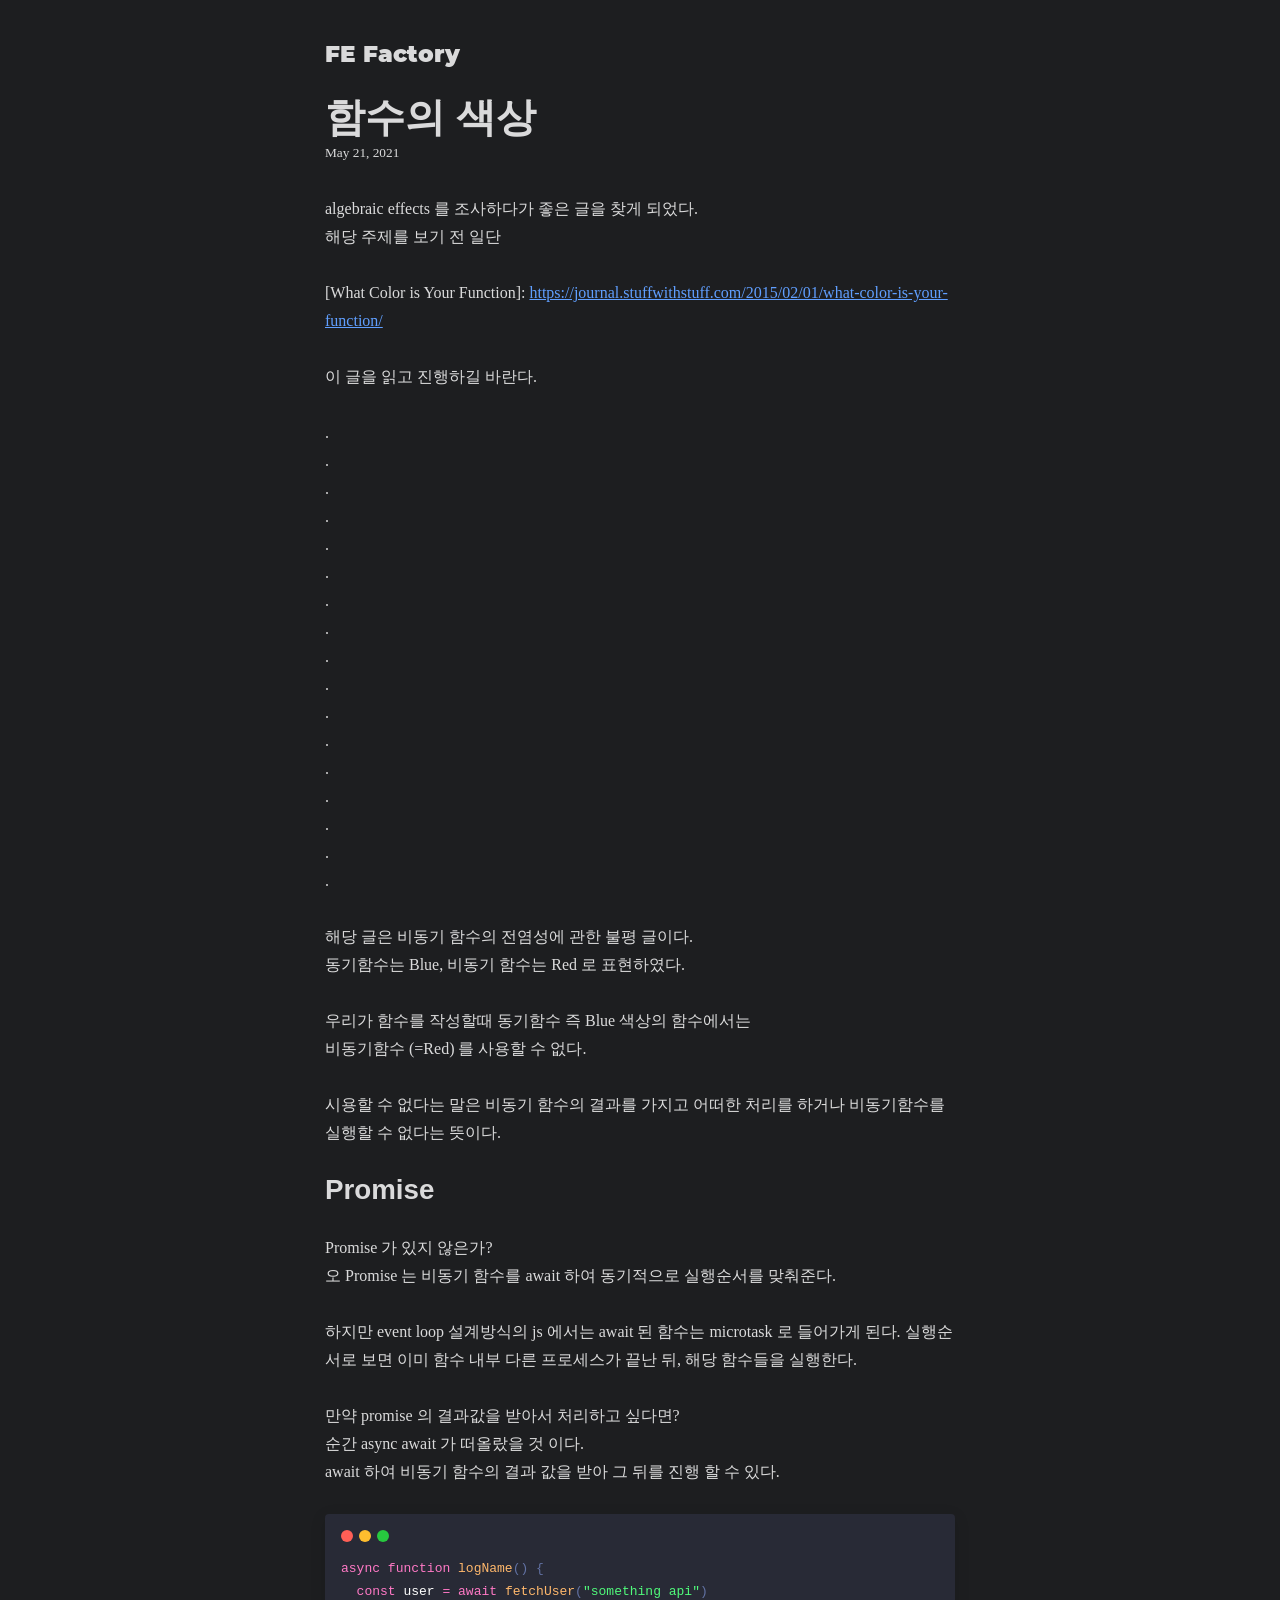
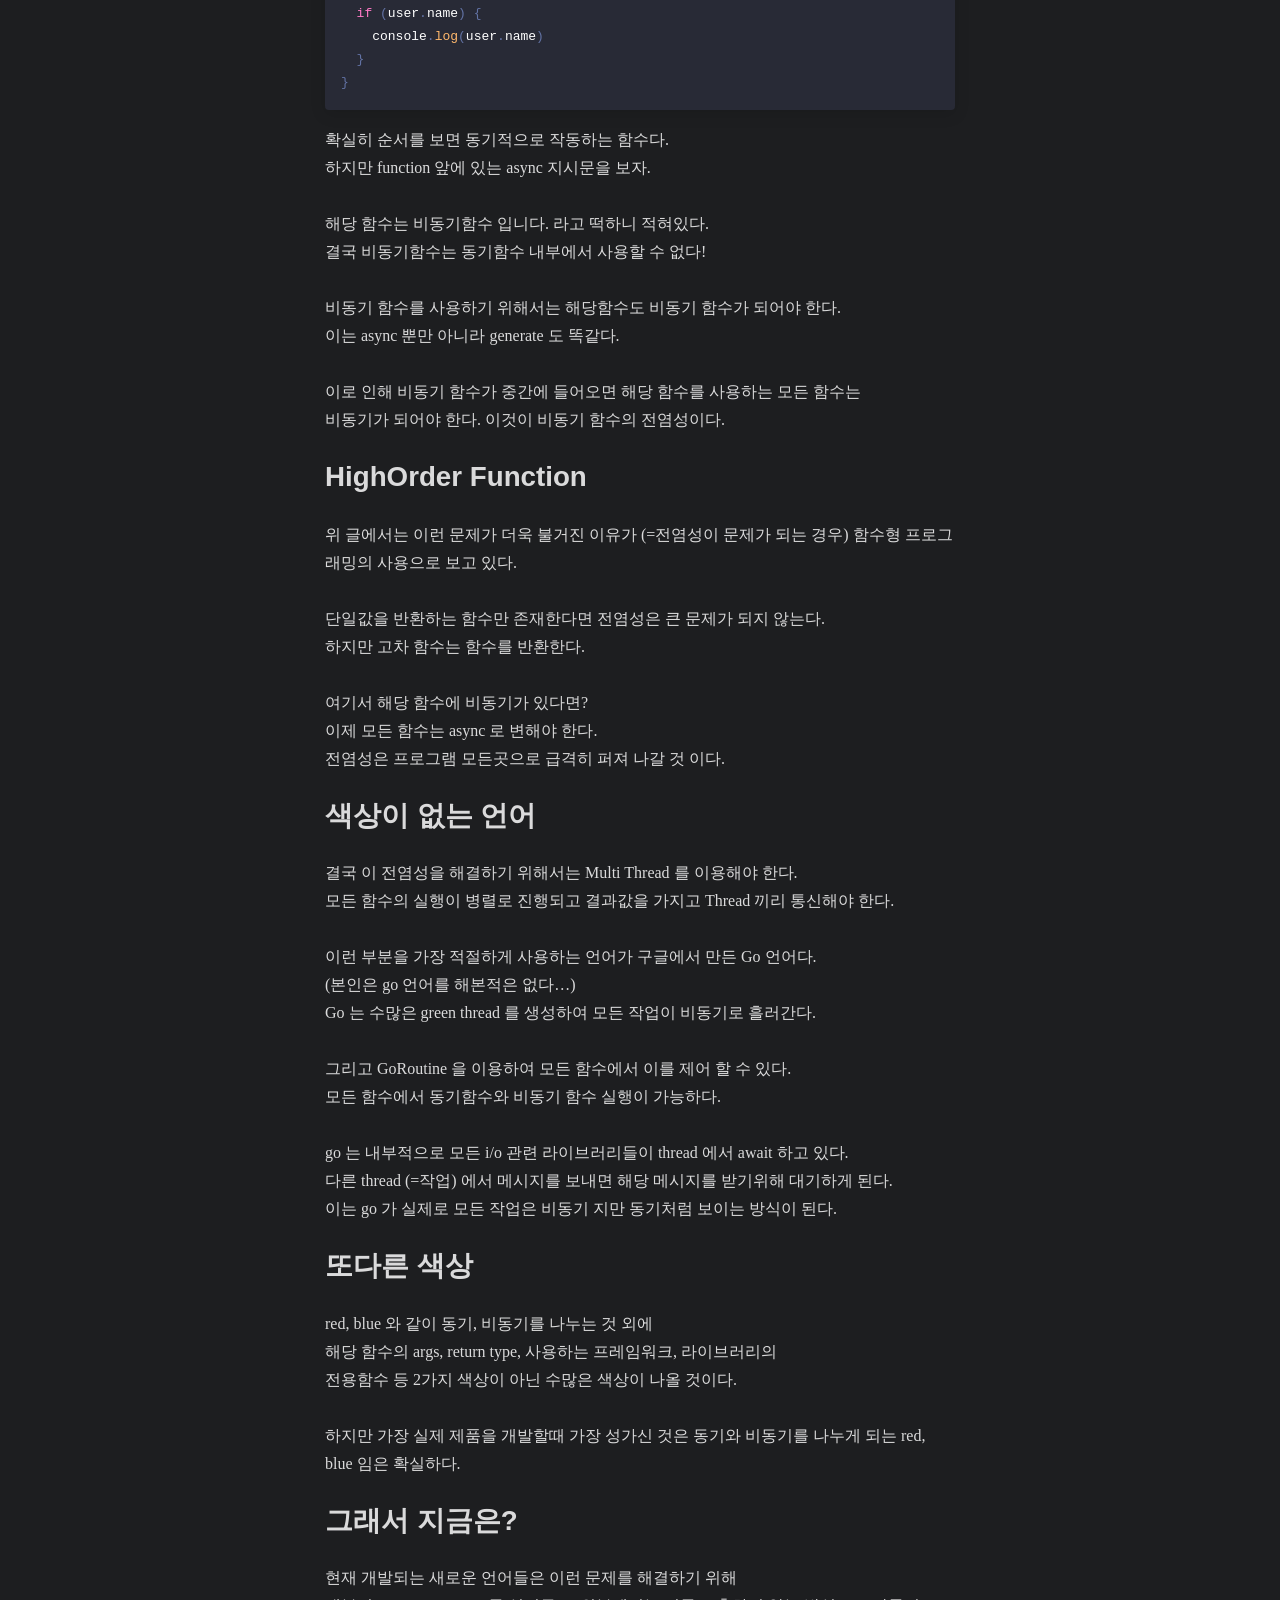
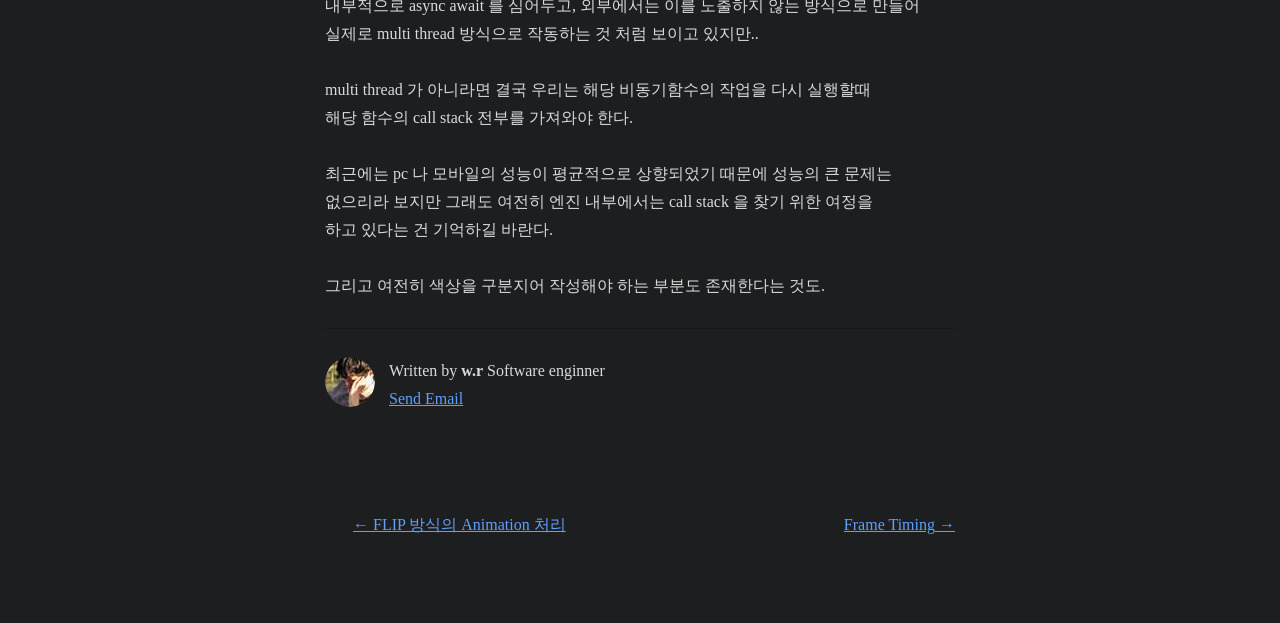
<file: 2021-05-21/index.html>
<!DOCTYPE html><html lang="ko"><head><meta charSet="utf-8"/><meta http-equiv="x-ua-compatible" content="ie=edge"/><meta name="viewport" content="width=device-width, initial-scale=1, shrink-to-fit=no"/><style id="typography.js">html{font-family:sans-serif;-ms-text-size-adjust:100%;-webkit-text-size-adjust:100%}body{margin:0}article,aside,details,figcaption,figure,footer,header,main,menu,nav,section,summary{display:block}audio,canvas,progress,video{display:inline-block}audio:not([controls]){display:none;height:0}progress{vertical-align:baseline}[hidden],template{display:none}a{background-color:transparent;}a:active,a:hover{outline-width:0}abbr[title]{border-bottom:none;text-decoration:underline;text-decoration:underline dotted}b,strong{font-weight:inherit;font-weight:bolder}dfn{font-style:italic}h1{font-size:2em;margin:.67em 0}mark{background-color:#ff0;color:#000}small{font-size:80%}sub,sup{font-size:75%;line-height:0;position:relative;vertical-align:baseline}sub{bottom:-.25em}sup{top:-.5em}img{border-style:none}svg:not(:root){overflow:hidden}code,kbd,pre,samp{font-family:monospace,monospace;font-size:1em}figure{margin:1em 40px}hr{box-sizing:content-box;height:0;overflow:visible}button,input,optgroup,select,textarea{font:inherit;margin:0}optgroup{font-weight:700}button,input{overflow:visible}button,select{text-transform:none}[type=reset],[type=submit],button,html [type=button]{-webkit-appearance:button}[type=button]::-moz-focus-inner,[type=reset]::-moz-focus-inner,[type=submit]::-moz-focus-inner,button::-moz-focus-inner{border-style:none;padding:0}[type=button]:-moz-focusring,[type=reset]:-moz-focusring,[type=submit]:-moz-focusring,button:-moz-focusring{outline:1px dotted ButtonText}fieldset{border:1px solid silver;margin:0 2px;padding:.35em .625em .75em}legend{box-sizing:border-box;color:inherit;display:table;max-width:100%;padding:0;white-space:normal}textarea{overflow:auto}[type=checkbox],[type=radio]{box-sizing:border-box;padding:0}[type=number]::-webkit-inner-spin-button,[type=number]::-webkit-outer-spin-button{height:auto}[type=search]{-webkit-appearance:textfield;outline-offset:-2px}[type=search]::-webkit-search-cancel-button,[type=search]::-webkit-search-decoration{-webkit-appearance:none}::-webkit-input-placeholder{color:inherit;opacity:.54}::-webkit-file-upload-button{-webkit-appearance:button;font:inherit}html{font:100%/1.75 'Spoqa Han Sans Neo',serif;box-sizing:border-box;overflow-y:scroll;}*{box-sizing:inherit;}*:before{box-sizing:inherit;}*:after{box-sizing:inherit;}body{color:hsla(0,0%,0%,0.9);font-family:'Spoqa Han Sans Neo',serif;font-weight:400;word-wrap:break-word;font-kerning:normal;-moz-font-feature-settings:"kern", "liga", "clig", "calt";-ms-font-feature-settings:"kern", "liga", "clig", "calt";-webkit-font-feature-settings:"kern", "liga", "clig", "calt";font-feature-settings:"kern", "liga", "clig", "calt";}img{max-width:100%;margin-left:0;margin-right:0;margin-top:0;padding-bottom:0;padding-left:0;padding-right:0;padding-top:0;margin-bottom:1.75rem;}h1{margin-left:0;margin-right:0;margin-top:0;padding-bottom:0;padding-left:0;padding-right:0;padding-top:0;margin-bottom:1.75rem;color:inherit;font-family:'Spoqa Han Sans Neo',sans-serif;font-weight:900;text-rendering:optimizeLegibility;font-size:2.5rem;line-height:1.1;}h2{margin-left:0;margin-right:0;margin-top:0;padding-bottom:0;padding-left:0;padding-right:0;padding-top:0;margin-bottom:1.75rem;color:inherit;font-family:'Spoqa Han Sans Neo',sans-serif;font-weight:900;text-rendering:optimizeLegibility;font-size:1.73286rem;line-height:1.1;}h3{margin-left:0;margin-right:0;margin-top:0;padding-bottom:0;padding-left:0;padding-right:0;padding-top:0;margin-bottom:1.75rem;color:inherit;font-family:'Spoqa Han Sans Neo',sans-serif;font-weight:900;text-rendering:optimizeLegibility;font-size:1.4427rem;line-height:1.1;}h4{margin-left:0;margin-right:0;margin-top:0;padding-bottom:0;padding-left:0;padding-right:0;padding-top:0;margin-bottom:1.75rem;color:inherit;font-family:'Spoqa Han Sans Neo',sans-serif;font-weight:900;text-rendering:optimizeLegibility;font-size:1rem;line-height:1.1;}h5{margin-left:0;margin-right:0;margin-top:0;padding-bottom:0;padding-left:0;padding-right:0;padding-top:0;margin-bottom:1.75rem;color:inherit;font-family:'Spoqa Han Sans Neo',sans-serif;font-weight:900;text-rendering:optimizeLegibility;font-size:0.83255rem;line-height:1.1;}h6{margin-left:0;margin-right:0;margin-top:0;padding-bottom:0;padding-left:0;padding-right:0;padding-top:0;margin-bottom:1.75rem;color:inherit;font-family:'Spoqa Han Sans Neo',sans-serif;font-weight:900;text-rendering:optimizeLegibility;font-size:0.75966rem;line-height:1.1;}hgroup{margin-left:0;margin-right:0;margin-top:0;padding-bottom:0;padding-left:0;padding-right:0;padding-top:0;margin-bottom:1.75rem;}ul{margin-left:1.75rem;margin-right:0;margin-top:0;padding-bottom:0;padding-left:0;padding-right:0;padding-top:0;margin-bottom:1.75rem;list-style-position:outside;list-style-image:none;}ol{margin-left:1.75rem;margin-right:0;margin-top:0;padding-bottom:0;padding-left:0;padding-right:0;padding-top:0;margin-bottom:1.75rem;list-style-position:outside;list-style-image:none;}dl{margin-left:0;margin-right:0;margin-top:0;padding-bottom:0;padding-left:0;padding-right:0;padding-top:0;margin-bottom:1.75rem;}dd{margin-left:0;margin-right:0;margin-top:0;padding-bottom:0;padding-left:0;padding-right:0;padding-top:0;margin-bottom:1.75rem;}p{margin-left:0;margin-right:0;margin-top:0;padding-bottom:0;padding-left:0;padding-right:0;padding-top:0;margin-bottom:1.75rem;}figure{margin-left:0;margin-right:0;margin-top:0;padding-bottom:0;padding-left:0;padding-right:0;padding-top:0;margin-bottom:1.75rem;}pre{margin-left:0;margin-right:0;margin-top:0;padding-bottom:0;padding-left:0;padding-right:0;padding-top:0;margin-bottom:1.75rem;font-size:0.85rem;line-height:1.75rem;}table{margin-left:0;margin-right:0;margin-top:0;padding-bottom:0;padding-left:0;padding-right:0;padding-top:0;margin-bottom:1.75rem;font-size:1rem;line-height:1.75rem;border-collapse:collapse;width:100%;}fieldset{margin-left:0;margin-right:0;margin-top:0;padding-bottom:0;padding-left:0;padding-right:0;padding-top:0;margin-bottom:1.75rem;}blockquote{margin-left:1.75rem;margin-right:1.75rem;margin-top:0;padding-bottom:0;padding-left:0;padding-right:0;padding-top:0;margin-bottom:1.75rem;}form{margin-left:0;margin-right:0;margin-top:0;padding-bottom:0;padding-left:0;padding-right:0;padding-top:0;margin-bottom:1.75rem;}noscript{margin-left:0;margin-right:0;margin-top:0;padding-bottom:0;padding-left:0;padding-right:0;padding-top:0;margin-bottom:1.75rem;}iframe{margin-left:0;margin-right:0;margin-top:0;padding-bottom:0;padding-left:0;padding-right:0;padding-top:0;margin-bottom:1.75rem;}hr{margin-left:0;margin-right:0;margin-top:0;padding-bottom:0;padding-left:0;padding-right:0;padding-top:0;margin-bottom:calc(1.75rem - 1px);background:hsla(0,0%,0%,0.2);border:none;height:1px;}address{margin-left:0;margin-right:0;margin-top:0;padding-bottom:0;padding-left:0;padding-right:0;padding-top:0;margin-bottom:1.75rem;}b{font-weight:700;}strong{font-weight:700;}dt{font-weight:700;}th{font-weight:700;}li{margin-bottom:calc(1.75rem / 2);}ol li{padding-left:0;}ul li{padding-left:0;}li > ol{margin-left:1.75rem;margin-bottom:calc(1.75rem / 2);margin-top:calc(1.75rem / 2);}li > ul{margin-left:1.75rem;margin-bottom:calc(1.75rem / 2);margin-top:calc(1.75rem / 2);}blockquote *:last-child{margin-bottom:0;}li *:last-child{margin-bottom:0;}p *:last-child{margin-bottom:0;}li > p{margin-bottom:calc(1.75rem / 2);}code{font-size:0.85rem;line-height:1.75rem;}kbd{font-size:0.85rem;line-height:1.75rem;}samp{font-size:0.85rem;line-height:1.75rem;}abbr{border-bottom:1px dotted hsla(0,0%,0%,0.5);cursor:help;}acronym{border-bottom:1px dotted hsla(0,0%,0%,0.5);cursor:help;}abbr[title]{border-bottom:1px dotted hsla(0,0%,0%,0.5);cursor:help;text-decoration:none;}thead{text-align:left;}td,th{text-align:left;border-bottom:1px solid hsla(0,0%,0%,0.12);font-feature-settings:"tnum";-moz-font-feature-settings:"tnum";-ms-font-feature-settings:"tnum";-webkit-font-feature-settings:"tnum";padding-left:1.16667rem;padding-right:1.16667rem;padding-top:0.875rem;padding-bottom:calc(0.875rem - 1px);}th:first-child,td:first-child{padding-left:0;}th:last-child,td:last-child{padding-right:0;}</style><style data-href="/styles.37087882f53630232b20.css" id="gatsby-global-css">@import url(//spoqa.github.io/spoqa-han-sans/css/SpoqaHanSansNeo.css);@font-face{font-family:Montserrat;font-style:normal;font-display:swap;font-weight:100;src:local("Montserrat Thin "),local("Montserrat-Thin"),url(/static/montserrat-latin-100-191cc9f50f3b76b9617cb383f19acb7d.woff2) format("woff2"),url(/static/montserrat-latin-100-370318464551d5f25b0f0a78f374faac.woff) format("woff")}@font-face{font-family:Montserrat;font-style:italic;font-display:swap;font-weight:100;src:local("Montserrat Thin italic"),local("Montserrat-Thinitalic"),url(/static/montserrat-latin-100italic-bdeaeb79db315697bd173a55b097dc18.woff2) format("woff2"),url(/static/montserrat-latin-100italic-ecf7d49386e8f265878e735db34a7c4b.woff) format("woff")}@font-face{font-family:Montserrat;font-style:normal;font-display:swap;font-weight:200;src:local("Montserrat Extra Light "),local("Montserrat-Extra Light"),url(/static/montserrat-latin-200-85d5ef9db7f2dc6979172a4a3b2c57cb.woff2) format("woff2"),url(/static/montserrat-latin-200-1fc98e126a3d152549240e6244d7e669.woff) format("woff")}@font-face{font-family:Montserrat;font-style:italic;font-display:swap;font-weight:200;src:local("Montserrat Extra Light italic"),local("Montserrat-Extra Lightitalic"),url(/static/montserrat-latin-200italic-49095760a498d024fe1a85a078850df9.woff2) format("woff2"),url(/static/montserrat-latin-200italic-fe46cf8b9462c820457d3bf537e4057f.woff) format("woff")}@font-face{font-family:Montserrat;font-style:normal;font-display:swap;font-weight:300;src:local("Montserrat Light "),local("Montserrat-Light"),url(/static/montserrat-latin-300-7c3daf12b706645b5d3710f863a4da04.woff2) format("woff2"),url(/static/montserrat-latin-300-8dc95fab9cf98d02ca8d76e97d3dff60.woff) format("woff")}@font-face{font-family:Montserrat;font-style:italic;font-display:swap;font-weight:300;src:local("Montserrat Light italic"),local("Montserrat-Lightitalic"),url(/static/montserrat-latin-300italic-f20b178ca2024a5eac8e42e6649db86c.woff2) format("woff2"),url(/static/montserrat-latin-300italic-3fe16939288856e8e828fa2661bf2354.woff) format("woff")}@font-face{font-family:Montserrat;font-style:normal;font-display:swap;font-weight:400;src:local("Montserrat Regular "),local("Montserrat-Regular"),url(/static/montserrat-latin-400-bc3aa95dca08f5fee5291e34959c27bc.woff2) format("woff2"),url(/static/montserrat-latin-400-8102c4838f9e3d08dad644290a9cb701.woff) format("woff")}@font-face{font-family:Montserrat;font-style:italic;font-display:swap;font-weight:400;src:local("Montserrat Regular italic"),local("Montserrat-Regularitalic"),url(/static/montserrat-latin-400italic-5cad650422a7184467af5a4d17b264c4.woff2) format("woff2"),url(/static/montserrat-latin-400italic-d191f22af3bb50902b99ac577f81a322.woff) format("woff")}@font-face{font-family:Montserrat;font-style:normal;font-display:swap;font-weight:500;src:local("Montserrat Medium "),local("Montserrat-Medium"),url(/static/montserrat-latin-500-92d16e458625f4d2c8940f6bdca0ff09.woff2) format("woff2"),url(/static/montserrat-latin-500-8b763220218ffc11c57c84ddb80e7b26.woff) format("woff")}@font-face{font-family:Montserrat;font-style:italic;font-display:swap;font-weight:500;src:local("Montserrat Medium italic"),local("Montserrat-Mediumitalic"),url(/static/montserrat-latin-500italic-47bfcca6b69d6a9acca7a8bff17193e2.woff2) format("woff2"),url(/static/montserrat-latin-500italic-72c01f753c3940c0b9cb6bf2389caddf.woff) format("woff")}@font-face{font-family:Montserrat;font-style:normal;font-display:swap;font-weight:600;src:local("Montserrat SemiBold "),local("Montserrat-SemiBold"),url(/static/montserrat-latin-600-6fb1b5623e528e27c18658fecf5ee0ee.woff2) format("woff2"),url(/static/montserrat-latin-600-7c839d15a6f54e7025ba8c0c4b333e8f.woff) format("woff")}@font-face{font-family:Montserrat;font-style:italic;font-display:swap;font-weight:600;src:local("Montserrat SemiBold italic"),local("Montserrat-SemiBolditalic"),url(/static/montserrat-latin-600italic-60789af1c9338ed1a9546722ec54b4f7.woff2) format("woff2"),url(/static/montserrat-latin-600italic-f3d4de8d0afb19e777c79032ce828e3d.woff) format("woff")}@font-face{font-family:Montserrat;font-style:normal;font-display:swap;font-weight:700;src:local("Montserrat Bold "),local("Montserrat-Bold"),url(/static/montserrat-latin-700-39d93cf678c740f9f6b2b1cfde34bee3.woff2) format("woff2"),url(/static/montserrat-latin-700-80f10bd382f0df1cd650fec59f3c9394.woff) format("woff")}@font-face{font-family:Montserrat;font-style:italic;font-display:swap;font-weight:700;src:local("Montserrat Bold italic"),local("Montserrat-Bolditalic"),url(/static/montserrat-latin-700italic-ba136d97b14e82284dd595e257f11c47.woff2) format("woff2"),url(/static/montserrat-latin-700italic-8c98142b425630821139c24bd1698700.woff) format("woff")}@font-face{font-family:Montserrat;font-style:normal;font-display:swap;font-weight:800;src:local("Montserrat ExtraBold "),local("Montserrat-ExtraBold"),url(/static/montserrat-latin-800-b7018be9ed6cd94da8b6675b3a468c3b.woff2) format("woff2"),url(/static/montserrat-latin-800-9a9befcf50d64f9d2d19d8b1d1984add.woff) format("woff")}@font-face{font-family:Montserrat;font-style:italic;font-display:swap;font-weight:800;src:local("Montserrat ExtraBold italic"),local("Montserrat-ExtraBolditalic"),url(/static/montserrat-latin-800italic-540ffdd223d1a9ad3d4e678e1a23372e.woff2) format("woff2"),url(/static/montserrat-latin-800italic-897086f99f4e1f45e6b1e9368527d0bc.woff) format("woff")}@font-face{font-family:Montserrat;font-style:normal;font-display:swap;font-weight:900;src:local("Montserrat Black "),local("Montserrat-Black"),url(/static/montserrat-latin-900-58cd789700850375b834e8b6776002eb.woff2) format("woff2"),url(/static/montserrat-latin-900-26d42c9428780e545a540bbb50c84bce.woff) format("woff")}@font-face{font-family:Montserrat;font-style:italic;font-display:swap;font-weight:900;src:local("Montserrat Black italic"),local("Montserrat-Blackitalic"),url(/static/montserrat-latin-900italic-451157bc8861fe54f523b3669a3def71.woff2) format("woff2"),url(/static/montserrat-latin-900italic-a8ec4957e1c24f5793305763ad9845b3.woff) format("woff")}@font-face{font-family:Merriweather;font-style:normal;font-display:swap;font-weight:300;src:local("Merriweather Light "),local("Merriweather-Light"),url(/static/merriweather-latin-300-b1158cfcd4aacb9d8fb61625e37af46a.woff2) format("woff2"),url(/static/merriweather-latin-300-cc7de05e166e90320d7d896e0f72a19d.woff) format("woff")}@font-face{font-family:Merriweather;font-style:italic;font-display:swap;font-weight:300;src:local("Merriweather Light italic"),local("Merriweather-Lightitalic"),url(/static/merriweather-latin-300italic-8fe52a48089d6ebe46db0b8e7cc66263.woff2) format("woff2"),url(/static/merriweather-latin-300italic-e1331f5397c2a673f9d3765138debdb5.woff) format("woff")}@font-face{font-family:Merriweather;font-style:normal;font-display:swap;font-weight:400;src:local("Merriweather Regular "),local("Merriweather-Regular"),url(/static/merriweather-latin-400-8276fdb72ae8f4714d4e6eba704cc39f.woff2) format("woff2"),url(/static/merriweather-latin-400-69f09800f4f6479d06e44eba837df872.woff) format("woff")}@font-face{font-family:Merriweather;font-style:italic;font-display:swap;font-weight:400;src:local("Merriweather Regular italic"),local("Merriweather-Regularitalic"),url(/static/merriweather-latin-400italic-3a9be9ea9f7aa4af6de7307df21d9fc0.woff2) format("woff2"),url(/static/merriweather-latin-400italic-d76079ed7541a433a54f79316de086e9.woff) format("woff")}@font-face{font-family:Merriweather;font-style:normal;font-display:swap;font-weight:700;src:local("Merriweather Bold "),local("Merriweather-Bold"),url(/static/merriweather-latin-700-fa534be7ffa380e39a7f6e03bf9a5e03.woff2) format("woff2"),url(/static/merriweather-latin-700-ba56ea84b8084b7ff9677f50d3cd81bd.woff) format("woff")}@font-face{font-family:Merriweather;font-style:italic;font-display:swap;font-weight:700;src:local("Merriweather Bold italic"),local("Merriweather-Bolditalic"),url(/static/merriweather-latin-700italic-1ef5edaaa20ae53ea50399884c5e48c6.woff2) format("woff2"),url(/static/merriweather-latin-700italic-534bc9e7ce93c73d73426e46acd78092.woff) format("woff")}@font-face{font-family:Merriweather;font-style:normal;font-display:swap;font-weight:900;src:local("Merriweather Black "),local("Merriweather-Black"),url(/static/merriweather-latin-900-7528fb70e8a4a82c7305e72ff43ac25f.woff2) format("woff2"),url(/static/merriweather-latin-900-3799b6e2f5ed3fcccf9d7a708d7419fa.woff) format("woff")}@font-face{font-family:Merriweather;font-style:italic;font-display:swap;font-weight:900;src:local("Merriweather Black italic"),local("Merriweather-Blackitalic"),url(/static/merriweather-latin-900italic-e1b4d2aaa78e12ad84aaf8a56321e4c2.woff2) format("woff2"),url(/static/merriweather-latin-900italic-2ae22f731b3424e8dbb4b37f7ca6e708.woff) format("woff")}body{background-color:var(--theme);--theme:#1d1e20;--entry:#2e2e33;--pblue:#609fff;--primary:hsla(0,0%,100%,0.84);--secondary:hsla(0,0%,100%,0.56);--tertiary:hsla(0,0%,100%,0.16);--content:hsla(0,0%,100%,0.74);--hljs-bg:#2e2e33;--code-bg:#37383e;--border:#333;--gap:24px;--radius:8px}img{display:block;margin:0 auto}.link-post{margin-bottom:calc(var(--gap)*1.5)}.link-title{color:var(--primary)}.link-desc{color:var(--secondary);margin-bottom:0}a:link,a:visited{color:var(--pblue)}code[class*=language-],pre[class*=language-]{color:#000;background:none;text-shadow:0 1px #fff;font-family:Consolas,Monaco,Andale Mono,Ubuntu Mono,monospace;font-size:1em;text-align:left;white-space:pre;word-spacing:normal;word-break:normal;word-wrap:normal;line-height:1.5;tab-size:4;-webkit-hyphens:none;hyphens:none}code[class*=language-]::selection,code[class*=language-] ::selection,pre[class*=language-]::selection,pre[class*=language-] ::selection{text-shadow:none;background:#b3d4fc}@media print{code[class*=language-],pre[class*=language-]{text-shadow:none}}pre[class*=language-]{padding:1em;margin:.5em 0;overflow:auto}:not(pre)>code[class*=language-],pre[class*=language-]{background:#f5f2f0}:not(pre)>code[class*=language-]{padding:.1em;border-radius:.3em;white-space:normal}.token.cdata,.token.comment,.token.doctype,.token.prolog{color:#708090}.token.punctuation{color:#999}.token.namespace{opacity:.7}.token.boolean,.token.constant,.token.deleted,.token.number,.token.property,.token.symbol,.token.tag{color:#905}.token.attr-name,.token.builtin,.token.char,.token.inserted,.token.selector,.token.string{color:#690}.language-css .token.string,.style .token.string,.token.entity,.token.operator,.token.url{color:#9a6e3a;background:hsla(0,0%,100%,.5)}.token.atrule,.token.attr-value,.token.keyword{color:#07a}.token.class-name,.token.function{color:#dd4a68}.token.important,.token.regex,.token.variable{color:#e90}.token.bold,.token.important{font-weight:700}.token.italic{font-style:italic}.token.entity{cursor:help}</style><meta name="generator" content="Gatsby 2.32.13"/><link rel="sitemap" type="application/xml" href="/sitemap.xml"/><link rel="preconnect" href="https://www.google-analytics.com"/><link rel="dns-prefetch" href="https://www.google-analytics.com"/><link rel="alternate" type="application/rss+xml" href="/rss.xml"/><link rel="icon" href="/favicon-32x32.png?v=0f40eccc76f1834aab0a5215019710bb" type="image/png"/><link rel="manifest" href="/manifest.webmanifest" crossorigin="anonymous"/><meta name="theme-color" content="#ffffff"/><link rel="apple-touch-icon" sizes="48x48" href="/icons/icon-48x48.png?v=0f40eccc76f1834aab0a5215019710bb"/><link rel="apple-touch-icon" sizes="72x72" href="/icons/icon-72x72.png?v=0f40eccc76f1834aab0a5215019710bb"/><link rel="apple-touch-icon" sizes="96x96" href="/icons/icon-96x96.png?v=0f40eccc76f1834aab0a5215019710bb"/><link rel="apple-touch-icon" sizes="144x144" href="/icons/icon-144x144.png?v=0f40eccc76f1834aab0a5215019710bb"/><link rel="apple-touch-icon" sizes="192x192" href="/icons/icon-192x192.png?v=0f40eccc76f1834aab0a5215019710bb"/><link rel="apple-touch-icon" sizes="256x256" href="/icons/icon-256x256.png?v=0f40eccc76f1834aab0a5215019710bb"/><link rel="apple-touch-icon" sizes="384x384" href="/icons/icon-384x384.png?v=0f40eccc76f1834aab0a5215019710bb"/><link rel="apple-touch-icon" sizes="512x512" href="/icons/icon-512x512.png?v=0f40eccc76f1834aab0a5215019710bb"/><title data-react-helmet="true">함수의 색상 | FE Factory</title><meta data-react-helmet="true" name="description" content="지금 쓰는 함수의 색상은 무엇일까"/><meta data-react-helmet="true" property="og:title" content="함수의 색상"/><meta data-react-helmet="true" property="og:description" content="지금 쓰는 함수의 색상은 무엇일까"/><meta data-react-helmet="true" property="og:type" content="website"/><meta data-react-helmet="true" name="naver-site-verification" content="76f6ac32f3fb1d4edd76ca9e23147df017e84e1e"/><meta data-react-helmet="true" name="google-site-verification" content="xpWaxIvUUroKZmiqn47I1cdGg6BlValEeeZUZIBOl-k"/><link href="//fonts.googleapis.com/css?family=Noto+Serif+KR:400,700|Noto+Sans+KR:400,700" rel="stylesheet" type="text/css"/><link as="script" rel="preload" href="/webpack-runtime-6403a9343c4daea86c21.js"/><link as="script" rel="preload" href="/framework-643cd9d57cfac08fd2c4.js"/><link as="script" rel="preload" href="/styles-3c579c614835d628a567.js"/><link as="script" rel="preload" href="/app-e0eca157ef08c2086462.js"/><link as="script" rel="preload" href="/commons-4533d1fa39224d48c06a.js"/><link as="script" rel="preload" href="/cd7d5f864fc9e15ed8adef086269b0aeff617554-e6e6efc05ff6d94c0fa4.js"/><link as="script" rel="preload" href="/component---src-templates-blog-post-js-575aaa1fccbb0c3ee048.js"/><link as="fetch" rel="preload" href="/page-data/2021-05-21/page-data.json" crossorigin="anonymous"/><link as="fetch" rel="preload" href="/page-data/sq/d/2841359383.json" crossorigin="anonymous"/><link as="fetch" rel="preload" href="/page-data/sq/d/3490846071.json" crossorigin="anonymous"/><link as="fetch" rel="preload" href="/page-data/app-data.json" crossorigin="anonymous"/></head><body><div id="___gatsby"><div style="outline:none" tabindex="-1" id="gatsby-focus-wrapper"><div style="margin-left:auto;margin-right:auto;max-width:42rem;padding:2.625rem 1.3125rem;color:#1d1d1f"><header><h3 class="link-title" style="font-family:Montserrat, sans-serif;margin-top:0"><a style="box-shadow:none;color:inherit;text-decoration:none" href="/">FE Factory</a></h3></header><main class="link-title"><article><header><h1 style="margin-top:1.75rem;margin-bottom:0">함수의 색상</h1><p style="font-size:0.83255rem;line-height:1.75rem;display:block;margin-bottom:1.75rem">May 21, 2021</p></header><section><p>algebraic effects 를 조사하다가 좋은 글을 찾게 되었다.<br>
해당 주제를 보기 전 일단</p>
<p>[What Color is Your Function]: <a href="https://journal.stuffwithstuff.com/2015/02/01/what-color-is-your-function/" target="_blank">https://journal.stuffwithstuff.com/2015/02/01/what-color-is-your-function/</a>  </p>
<p>이 글을 읽고 진행하길 바란다.</p>
<p>.<br>
.<br>
.<br>
.<br>
.<br>
.<br>
.<br>
.<br>
.<br>
.<br>
.<br>
.<br>
.<br>
.<br>
.<br>
.<br>
.</p>
<p>해당 글은 비동기 함수의 전염성에 관한 불평 글이다.<br>
동기함수는 Blue, 비동기 함수는 Red 로 표현하였다.</p>
<p>우리가 함수를 작성할때 동기함수 즉 Blue 색상의 함수에서는<br>
비동기함수 (=Red) 를 사용할 수 없다.</p>
<p>시용할 수 없다는 말은 비동기 함수의 결과를 가지고 어떠한 처리를 하거나 비동기함수를 실행할 수 없다는 뜻이다.</p>
<h2>Promise</h2>
<p>Promise 가 있지 않은가?<br>
오 Promise 는 비동기 함수를 await 하여 동기적으로 실행순서를 맞춰준다.</p>
<p>하지만 event loop 설계방식의 js 에서는 await 된 함수는 microtask 로 들어가게 된다.
실행순서로 보면 이미 함수 내부 다른 프로세스가 끝난 뒤, 해당 함수들을 실행한다.</p>
<p>만약 promise 의 결과값을 받아서 처리하고 싶다면?<br>
순간 async await 가 떠올랐을 것 이다.<br>
await 하여 비동기 함수의 결과 값을 받아 그 뒤를 진행 할 수 있다.</p>
<deckgo-highlight-code language="javascript"  >
          <code slot="code">async function logName() {
  const user = await fetchUser(&quot;something api&quot;)
  if (user.name) {
    console.log(user.name)
  }
}</code>
        </deckgo-highlight-code>
<p>확실히 순서를 보면 동기적으로 작동하는 함수다.<br>
하지만 function 앞에 있는 async 지시문을 보자.</p>
<p>해당 함수는 비동기함수 입니다. 라고 떡하니 적혀있다.<br>
결국 비동기함수는 동기함수 내부에서 사용할 수 없다!</p>
<p>비동기 함수를 사용하기 위해서는 해당함수도 비동기 함수가 되어야 한다.<br>
이는 async 뿐만 아니라 generate 도 똑같다.</p>
<p>이로 인해 비동기 함수가 중간에 들어오면 해당 함수를 사용하는 모든 함수는<br>
비동기가 되어야 한다. 이것이 비동기 함수의 전염성이다.</p>
<h2>HighOrder Function</h2>
<p>위 글에서는 이런 문제가 더욱 불거진 이유가 (=전염성이 문제가 되는 경우) 함수형 프로그래밍의 사용으로 보고 있다.</p>
<p>단일값을 반환하는 함수만 존재한다면 전염성은 큰 문제가 되지 않는다.<br>
하지만 고차 함수는 함수를 반환한다.</p>
<p>여기서 해당 함수에 비동기가 있다면?<br>
이제 모든 함수는 async 로 변해야 한다.<br>
전염성은 프로그램 모든곳으로 급격히 퍼져 나갈 것 이다.</p>
<h2>색상이 없는 언어</h2>
<p>결국 이 전염성을 해결하기 위해서는 Multi Thread 를 이용해야 한다.<br>
모든 함수의 실행이 병렬로 진행되고 결과값을 가지고 Thread 끼리 통신해야 한다.</p>
<p>이런 부분을 가장 적절하게 사용하는 언어가 구글에서 만든 Go 언어다.<br>
(본인은 go 언어를 해본적은 없다…)<br>
Go 는 수많은 green thread 를 생성하여 모든 작업이 비동기로 흘러간다.</p>
<p>그리고 GoRoutine 을 이용하여 모든 함수에서 이를 제어 할 수 있다.<br>
모든 함수에서 동기함수와 비동기 함수 실행이 가능하다.</p>
<p>go 는 내부적으로 모든 i/o 관련 라이브러리들이 thread 에서 await 하고 있다.<br>
다른 thread (=작업) 에서 메시지를 보내면 해당 메시지를 받기위해 대기하게 된다.<br>
이는 go 가 실제로 모든 작업은 비동기 지만 동기처럼 보이는 방식이 된다.</p>
<h2>또다른 색상</h2>
<p>red, blue 와 같이 동기, 비동기를 나누는 것 외에<br>
해당 함수의 args, return type, 사용하는 프레임워크, 라이브러리의<br>
전용함수 등 2가지 색상이 아닌 수많은 색상이 나올 것이다.</p>
<p>하지만 가장 실제 제품을 개발할때 가장 성가신 것은 동기와 비동기를 나누게 되는 red, blue 임은 확실하다.</p>
<h2>그래서 지금은?</h2>
<p>현재 개발되는 새로운 언어들은 이런 문제를 해결하기 위해<br>
내부적으로 async await 를 심어두고, 외부에서는 이를 노출하지 않는 방식으로 만들어<br>
실제로 multi thread 방식으로 작동하는 것 처럼 보이고 있지만..</p>
<p>multi thread 가 아니라면 결국 우리는 해당 비동기함수의 작업을 다시 실행할때<br>
해당 함수의 call stack 전부를 가져와야 한다.</p>
<p>최근에는 pc 나 모바일의 성능이 평균적으로 상향되었기 때문에 성능의 큰 문제는<br>
없으리라 보지만 그래도 여전히 엔진 내부에서는 call stack 을 찾기 위한 여정을<br>
하고 있다는 건 기억하길 바란다.</p>
<p>그리고 여전히 색상을 구분지어 작성해야 하는 부분도 존재한다는 것도.</p></section><hr style="margin-bottom:1.75rem"/><footer><div style="display:flex;margin-bottom:4.375rem"><div class=" gatsby-image-wrapper" style="position:relative;overflow:hidden;display:inline-block;width:50px;height:50px;margin-right:0.875rem;margin-bottom:0;min-width:50px;border-radius:100%"><img aria-hidden="true" src="[data-uri]" alt="w.r" style="position:absolute;top:0;left:0;width:100%;height:100%;object-fit:cover;object-position:center;opacity:1;transition-delay:500ms;border-radius:50%"/><noscript><picture><source srcset="/static/a059584611001686ea16de6bad6c16b9/99438/whoami.jpg 1x,
/static/a059584611001686ea16de6bad6c16b9/aba1d/whoami.jpg 1.5x,
/static/a059584611001686ea16de6bad6c16b9/b315d/whoami.jpg 2x" /><img loading="lazy" width="50" height="50" srcset="/static/a059584611001686ea16de6bad6c16b9/99438/whoami.jpg 1x,
/static/a059584611001686ea16de6bad6c16b9/aba1d/whoami.jpg 1.5x,
/static/a059584611001686ea16de6bad6c16b9/b315d/whoami.jpg 2x" src="/static/a059584611001686ea16de6bad6c16b9/99438/whoami.jpg" alt="w.r" style="position:absolute;top:0;left:0;opacity:1;width:100%;height:100%;object-fit:cover;object-position:center"/></picture></noscript></div><p class="link-title">Written by <strong>w.r</strong> <!-- -->Software enginner<br/><a href="mailto: stainer1004@gmail.com">Send Email</a></p></div></footer></article><nav><ul style="display:flex;flex-wrap:wrap;justify-content:space-between;list-style:none;padding:0"><li><a rel="prev" href="/2021-04-22/">← <!-- -->FLIP 방식의 Animation 처리</a></li><li><a rel="next" href="/2022-01-09/">Frame Timing<!-- --> →</a></li></ul></nav><div id="disqus_thread"></div></main></div></div><div id="gatsby-announcer" style="position:absolute;top:0;width:1px;height:1px;padding:0;overflow:hidden;clip:rect(0, 0, 0, 0);white-space:nowrap;border:0" aria-live="assertive" aria-atomic="true"></div></div><script>
  
  
  if(true) {
    (function(i,s,o,g,r,a,m){i['GoogleAnalyticsObject']=r;i[r]=i[r]||function(){
    (i[r].q=i[r].q||[]).push(arguments)},i[r].l=1*new Date();a=s.createElement(o),
    m=s.getElementsByTagName(o)[0];a.async=1;a.src=g;m.parentNode.insertBefore(a,m)
    })(window,document,'script','https://www.google-analytics.com/analytics.js','ga');
  }
  if (typeof ga === "function") {
    ga('create', 'UA-166907717-1', 'auto', {});
      
      
      
      
      
      }</script><script id="gatsby-script-loader">/*<![CDATA[*/window.pagePath="/2021-05-21/";/*]]>*/</script><script id="gatsby-chunk-mapping">/*<![CDATA[*/window.___chunkMapping={"polyfill":["/polyfill-513da999c145725089ff.js"],"app":["/app-e0eca157ef08c2086462.js"],"component---src-pages-404-js":["/component---src-pages-404-js-96a045a5dd84c95a551e.js"],"component---src-pages-index-js":["/component---src-pages-index-js-c5cc7b36b26ee13ac8d6.js"],"component---src-templates-blog-post-js":["/component---src-templates-blog-post-js-575aaa1fccbb0c3ee048.js"],"polyfills-dom":["/polyfills-dom-09a2ec672631c68af484.js"],"polyfills-core-js":["/polyfills-core-js-af16ac8aca11911e40aa.js"]};/*]]>*/</script><script src="/polyfill-513da999c145725089ff.js" nomodule=""></script><script src="/component---src-templates-blog-post-js-575aaa1fccbb0c3ee048.js" async=""></script><script src="/cd7d5f864fc9e15ed8adef086269b0aeff617554-e6e6efc05ff6d94c0fa4.js" async=""></script><script src="/commons-4533d1fa39224d48c06a.js" async=""></script><script src="/app-e0eca157ef08c2086462.js" async=""></script><script src="/styles-3c579c614835d628a567.js" async=""></script><script src="/framework-643cd9d57cfac08fd2c4.js" async=""></script><script src="/webpack-runtime-6403a9343c4daea86c21.js" async=""></script></body></html>
</file>
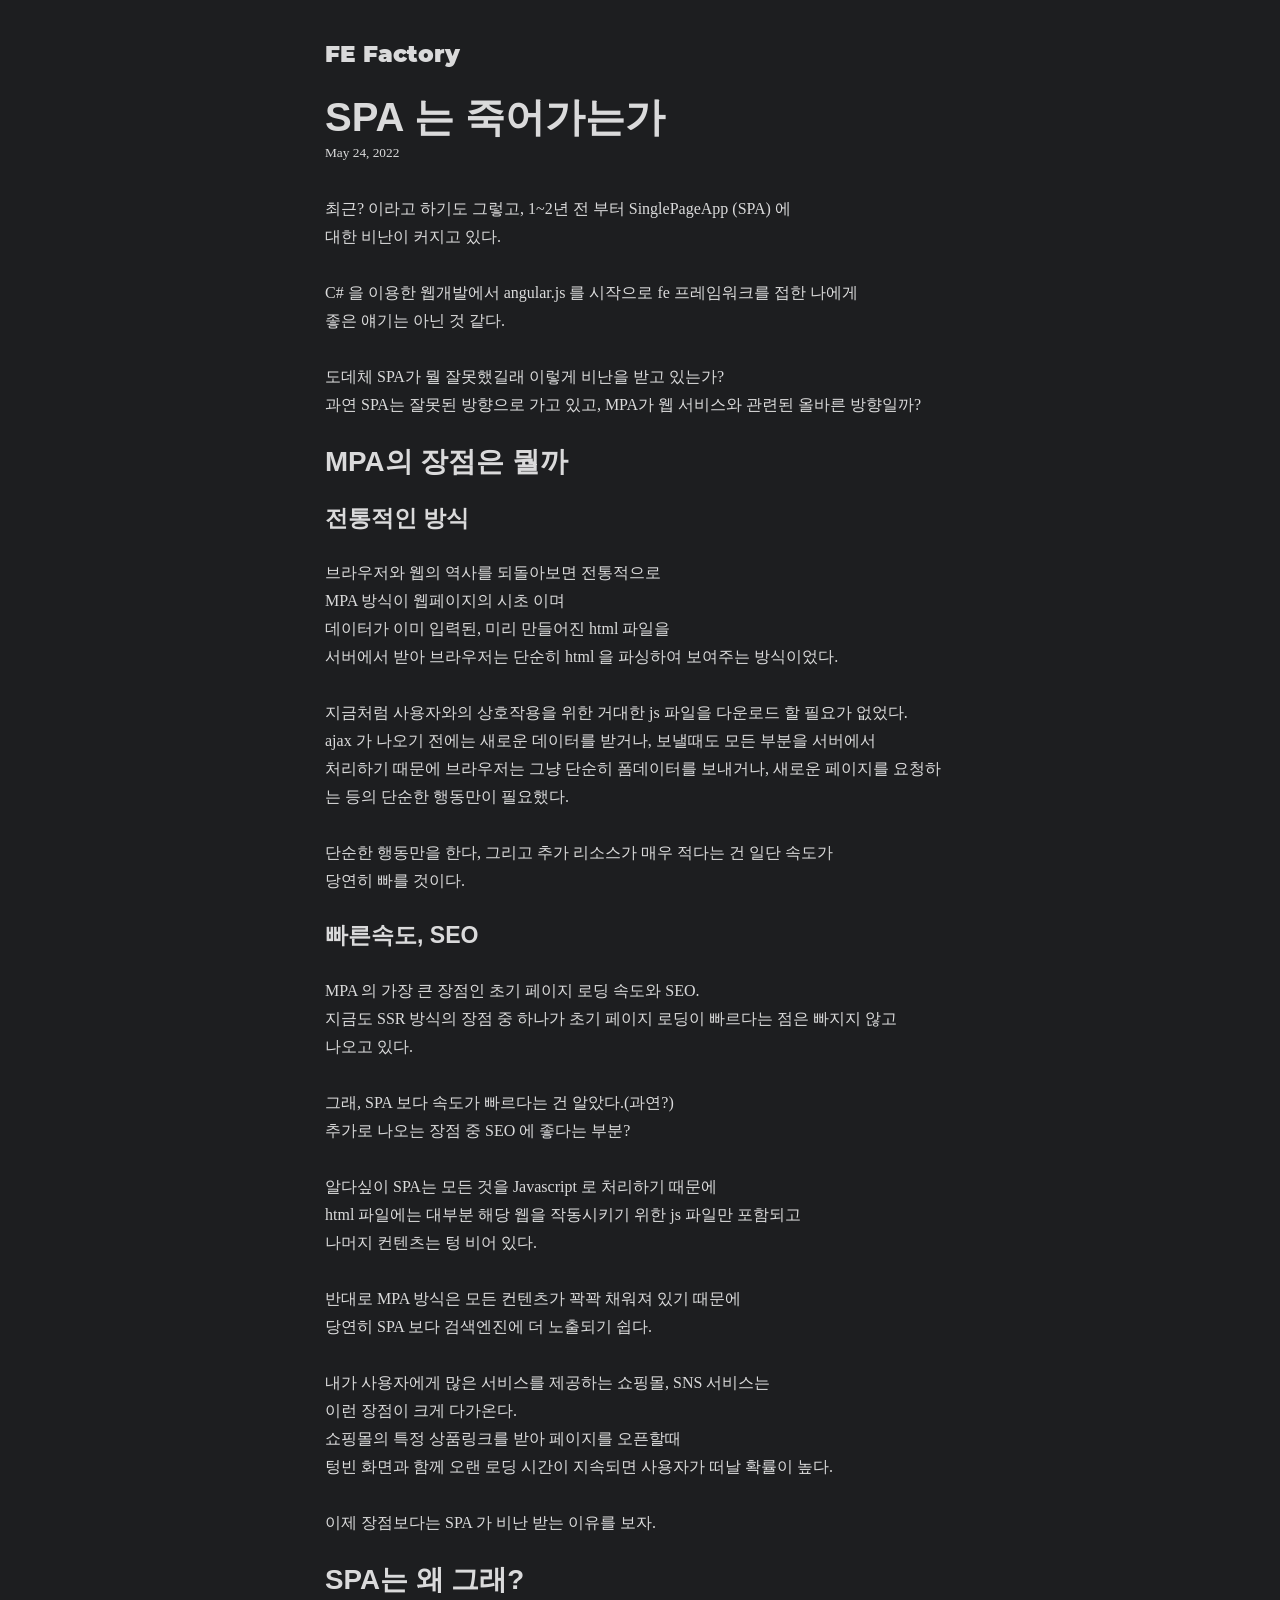
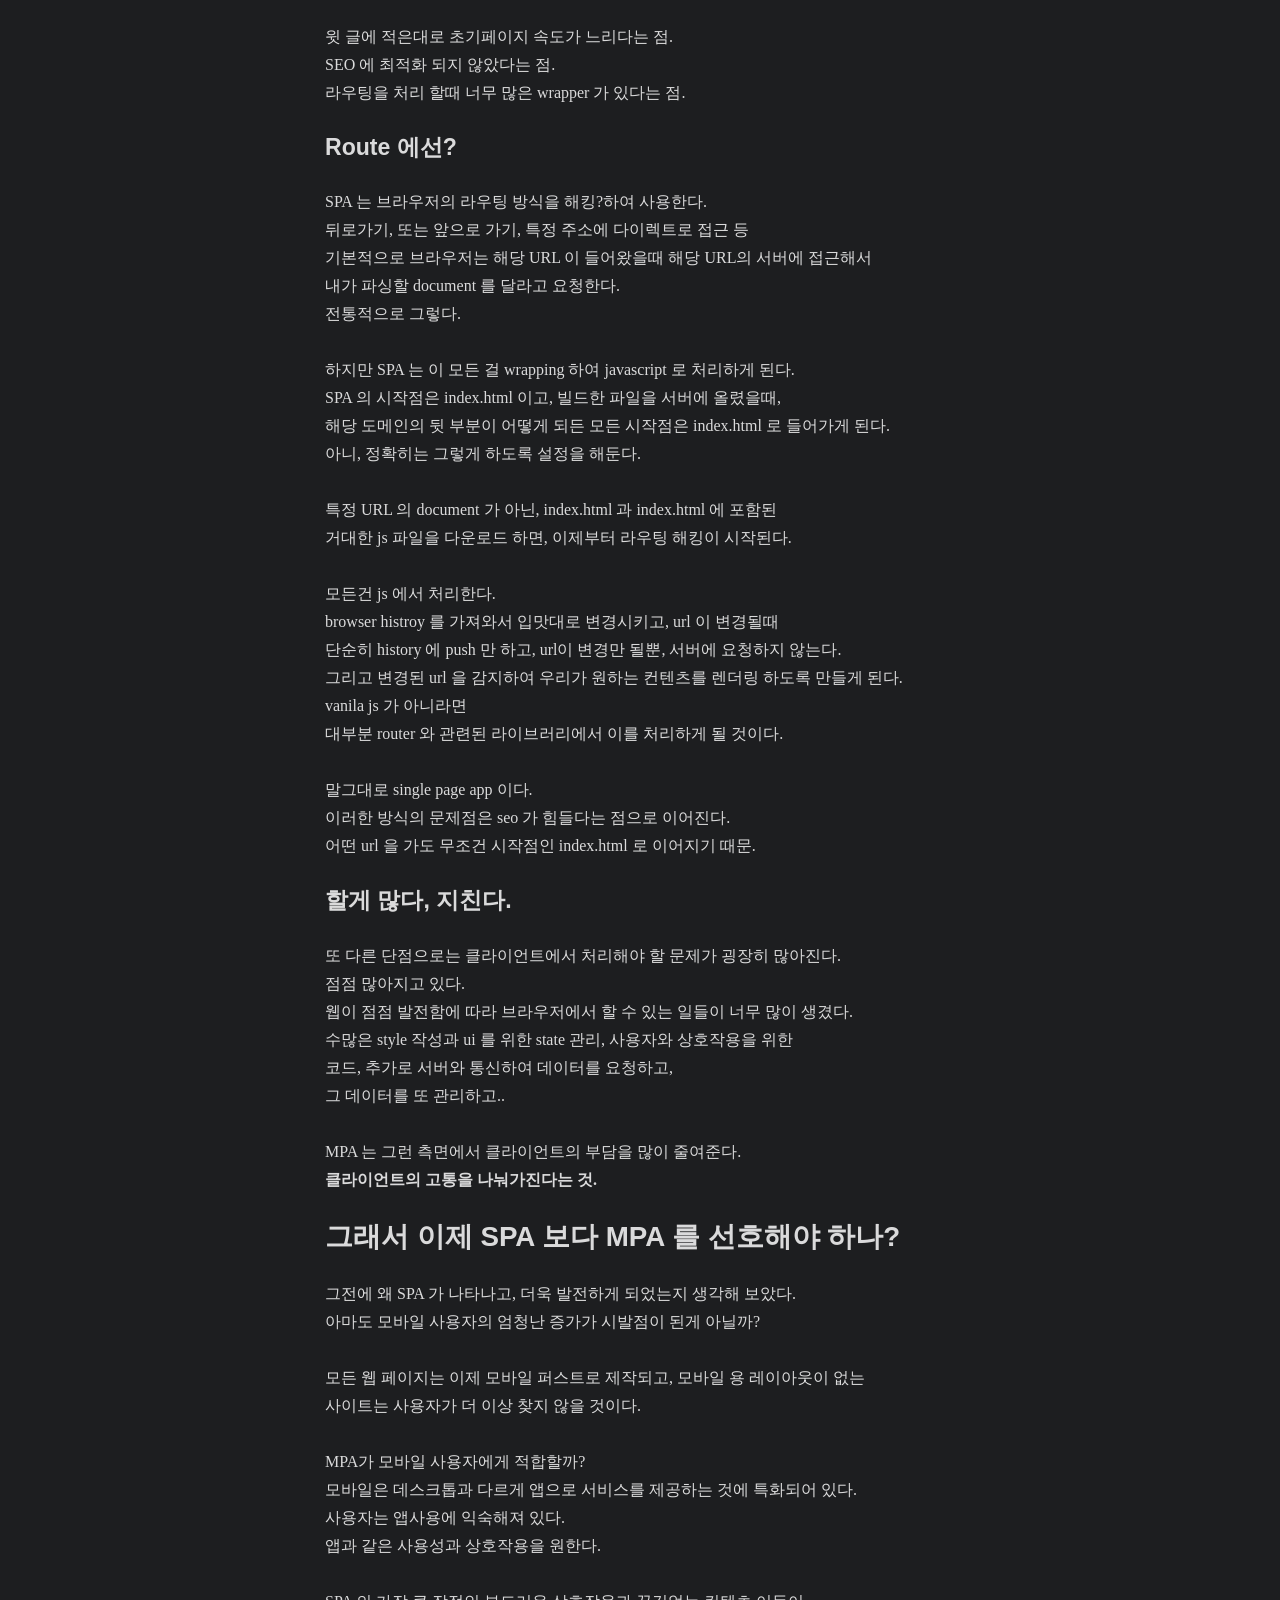
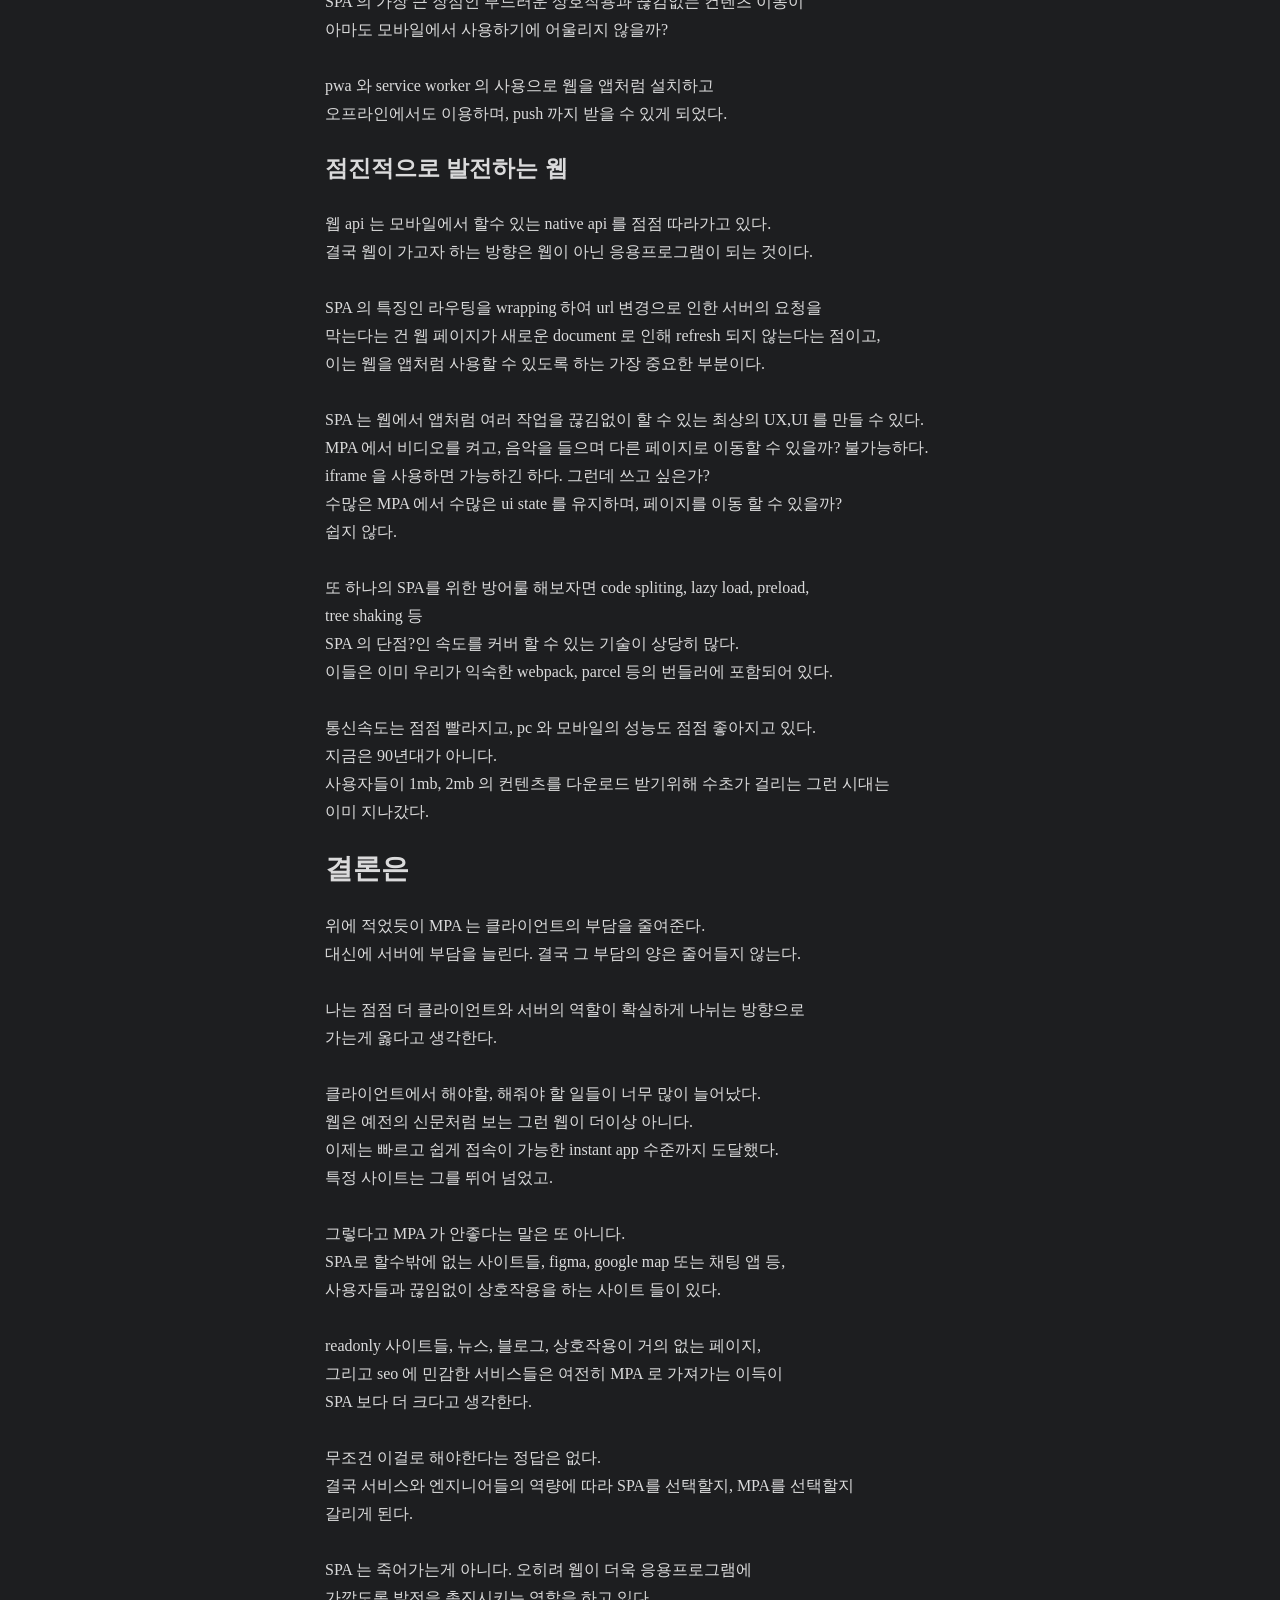
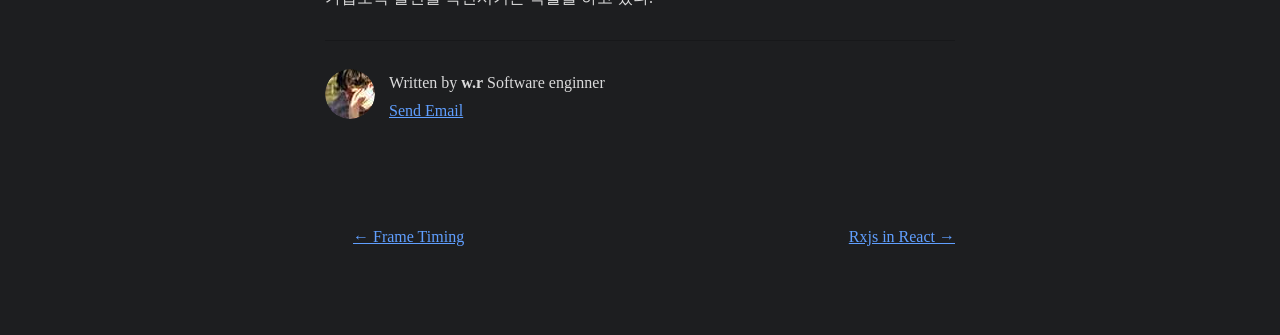
<file: 2022-05-24/index.html>
<!DOCTYPE html><html lang="ko"><head><meta charSet="utf-8"/><meta http-equiv="x-ua-compatible" content="ie=edge"/><meta name="viewport" content="width=device-width, initial-scale=1, shrink-to-fit=no"/><style id="typography.js">html{font-family:sans-serif;-ms-text-size-adjust:100%;-webkit-text-size-adjust:100%}body{margin:0}article,aside,details,figcaption,figure,footer,header,main,menu,nav,section,summary{display:block}audio,canvas,progress,video{display:inline-block}audio:not([controls]){display:none;height:0}progress{vertical-align:baseline}[hidden],template{display:none}a{background-color:transparent;}a:active,a:hover{outline-width:0}abbr[title]{border-bottom:none;text-decoration:underline;text-decoration:underline dotted}b,strong{font-weight:inherit;font-weight:bolder}dfn{font-style:italic}h1{font-size:2em;margin:.67em 0}mark{background-color:#ff0;color:#000}small{font-size:80%}sub,sup{font-size:75%;line-height:0;position:relative;vertical-align:baseline}sub{bottom:-.25em}sup{top:-.5em}img{border-style:none}svg:not(:root){overflow:hidden}code,kbd,pre,samp{font-family:monospace,monospace;font-size:1em}figure{margin:1em 40px}hr{box-sizing:content-box;height:0;overflow:visible}button,input,optgroup,select,textarea{font:inherit;margin:0}optgroup{font-weight:700}button,input{overflow:visible}button,select{text-transform:none}[type=reset],[type=submit],button,html [type=button]{-webkit-appearance:button}[type=button]::-moz-focus-inner,[type=reset]::-moz-focus-inner,[type=submit]::-moz-focus-inner,button::-moz-focus-inner{border-style:none;padding:0}[type=button]:-moz-focusring,[type=reset]:-moz-focusring,[type=submit]:-moz-focusring,button:-moz-focusring{outline:1px dotted ButtonText}fieldset{border:1px solid silver;margin:0 2px;padding:.35em .625em .75em}legend{box-sizing:border-box;color:inherit;display:table;max-width:100%;padding:0;white-space:normal}textarea{overflow:auto}[type=checkbox],[type=radio]{box-sizing:border-box;padding:0}[type=number]::-webkit-inner-spin-button,[type=number]::-webkit-outer-spin-button{height:auto}[type=search]{-webkit-appearance:textfield;outline-offset:-2px}[type=search]::-webkit-search-cancel-button,[type=search]::-webkit-search-decoration{-webkit-appearance:none}::-webkit-input-placeholder{color:inherit;opacity:.54}::-webkit-file-upload-button{-webkit-appearance:button;font:inherit}html{font:100%/1.75 'Spoqa Han Sans Neo',serif;box-sizing:border-box;overflow-y:scroll;}*{box-sizing:inherit;}*:before{box-sizing:inherit;}*:after{box-sizing:inherit;}body{color:hsla(0,0%,0%,0.9);font-family:'Spoqa Han Sans Neo',serif;font-weight:400;word-wrap:break-word;font-kerning:normal;-moz-font-feature-settings:"kern", "liga", "clig", "calt";-ms-font-feature-settings:"kern", "liga", "clig", "calt";-webkit-font-feature-settings:"kern", "liga", "clig", "calt";font-feature-settings:"kern", "liga", "clig", "calt";}img{max-width:100%;margin-left:0;margin-right:0;margin-top:0;padding-bottom:0;padding-left:0;padding-right:0;padding-top:0;margin-bottom:1.75rem;}h1{margin-left:0;margin-right:0;margin-top:0;padding-bottom:0;padding-left:0;padding-right:0;padding-top:0;margin-bottom:1.75rem;color:inherit;font-family:'Spoqa Han Sans Neo',sans-serif;font-weight:900;text-rendering:optimizeLegibility;font-size:2.5rem;line-height:1.1;}h2{margin-left:0;margin-right:0;margin-top:0;padding-bottom:0;padding-left:0;padding-right:0;padding-top:0;margin-bottom:1.75rem;color:inherit;font-family:'Spoqa Han Sans Neo',sans-serif;font-weight:900;text-rendering:optimizeLegibility;font-size:1.73286rem;line-height:1.1;}h3{margin-left:0;margin-right:0;margin-top:0;padding-bottom:0;padding-left:0;padding-right:0;padding-top:0;margin-bottom:1.75rem;color:inherit;font-family:'Spoqa Han Sans Neo',sans-serif;font-weight:900;text-rendering:optimizeLegibility;font-size:1.4427rem;line-height:1.1;}h4{margin-left:0;margin-right:0;margin-top:0;padding-bottom:0;padding-left:0;padding-right:0;padding-top:0;margin-bottom:1.75rem;color:inherit;font-family:'Spoqa Han Sans Neo',sans-serif;font-weight:900;text-rendering:optimizeLegibility;font-size:1rem;line-height:1.1;}h5{margin-left:0;margin-right:0;margin-top:0;padding-bottom:0;padding-left:0;padding-right:0;padding-top:0;margin-bottom:1.75rem;color:inherit;font-family:'Spoqa Han Sans Neo',sans-serif;font-weight:900;text-rendering:optimizeLegibility;font-size:0.83255rem;line-height:1.1;}h6{margin-left:0;margin-right:0;margin-top:0;padding-bottom:0;padding-left:0;padding-right:0;padding-top:0;margin-bottom:1.75rem;color:inherit;font-family:'Spoqa Han Sans Neo',sans-serif;font-weight:900;text-rendering:optimizeLegibility;font-size:0.75966rem;line-height:1.1;}hgroup{margin-left:0;margin-right:0;margin-top:0;padding-bottom:0;padding-left:0;padding-right:0;padding-top:0;margin-bottom:1.75rem;}ul{margin-left:1.75rem;margin-right:0;margin-top:0;padding-bottom:0;padding-left:0;padding-right:0;padding-top:0;margin-bottom:1.75rem;list-style-position:outside;list-style-image:none;}ol{margin-left:1.75rem;margin-right:0;margin-top:0;padding-bottom:0;padding-left:0;padding-right:0;padding-top:0;margin-bottom:1.75rem;list-style-position:outside;list-style-image:none;}dl{margin-left:0;margin-right:0;margin-top:0;padding-bottom:0;padding-left:0;padding-right:0;padding-top:0;margin-bottom:1.75rem;}dd{margin-left:0;margin-right:0;margin-top:0;padding-bottom:0;padding-left:0;padding-right:0;padding-top:0;margin-bottom:1.75rem;}p{margin-left:0;margin-right:0;margin-top:0;padding-bottom:0;padding-left:0;padding-right:0;padding-top:0;margin-bottom:1.75rem;}figure{margin-left:0;margin-right:0;margin-top:0;padding-bottom:0;padding-left:0;padding-right:0;padding-top:0;margin-bottom:1.75rem;}pre{margin-left:0;margin-right:0;margin-top:0;padding-bottom:0;padding-left:0;padding-right:0;padding-top:0;margin-bottom:1.75rem;font-size:0.85rem;line-height:1.75rem;}table{margin-left:0;margin-right:0;margin-top:0;padding-bottom:0;padding-left:0;padding-right:0;padding-top:0;margin-bottom:1.75rem;font-size:1rem;line-height:1.75rem;border-collapse:collapse;width:100%;}fieldset{margin-left:0;margin-right:0;margin-top:0;padding-bottom:0;padding-left:0;padding-right:0;padding-top:0;margin-bottom:1.75rem;}blockquote{margin-left:1.75rem;margin-right:1.75rem;margin-top:0;padding-bottom:0;padding-left:0;padding-right:0;padding-top:0;margin-bottom:1.75rem;}form{margin-left:0;margin-right:0;margin-top:0;padding-bottom:0;padding-left:0;padding-right:0;padding-top:0;margin-bottom:1.75rem;}noscript{margin-left:0;margin-right:0;margin-top:0;padding-bottom:0;padding-left:0;padding-right:0;padding-top:0;margin-bottom:1.75rem;}iframe{margin-left:0;margin-right:0;margin-top:0;padding-bottom:0;padding-left:0;padding-right:0;padding-top:0;margin-bottom:1.75rem;}hr{margin-left:0;margin-right:0;margin-top:0;padding-bottom:0;padding-left:0;padding-right:0;padding-top:0;margin-bottom:calc(1.75rem - 1px);background:hsla(0,0%,0%,0.2);border:none;height:1px;}address{margin-left:0;margin-right:0;margin-top:0;padding-bottom:0;padding-left:0;padding-right:0;padding-top:0;margin-bottom:1.75rem;}b{font-weight:700;}strong{font-weight:700;}dt{font-weight:700;}th{font-weight:700;}li{margin-bottom:calc(1.75rem / 2);}ol li{padding-left:0;}ul li{padding-left:0;}li > ol{margin-left:1.75rem;margin-bottom:calc(1.75rem / 2);margin-top:calc(1.75rem / 2);}li > ul{margin-left:1.75rem;margin-bottom:calc(1.75rem / 2);margin-top:calc(1.75rem / 2);}blockquote *:last-child{margin-bottom:0;}li *:last-child{margin-bottom:0;}p *:last-child{margin-bottom:0;}li > p{margin-bottom:calc(1.75rem / 2);}code{font-size:0.85rem;line-height:1.75rem;}kbd{font-size:0.85rem;line-height:1.75rem;}samp{font-size:0.85rem;line-height:1.75rem;}abbr{border-bottom:1px dotted hsla(0,0%,0%,0.5);cursor:help;}acronym{border-bottom:1px dotted hsla(0,0%,0%,0.5);cursor:help;}abbr[title]{border-bottom:1px dotted hsla(0,0%,0%,0.5);cursor:help;text-decoration:none;}thead{text-align:left;}td,th{text-align:left;border-bottom:1px solid hsla(0,0%,0%,0.12);font-feature-settings:"tnum";-moz-font-feature-settings:"tnum";-ms-font-feature-settings:"tnum";-webkit-font-feature-settings:"tnum";padding-left:1.16667rem;padding-right:1.16667rem;padding-top:0.875rem;padding-bottom:calc(0.875rem - 1px);}th:first-child,td:first-child{padding-left:0;}th:last-child,td:last-child{padding-right:0;}</style><style data-href="/styles.37087882f53630232b20.css" id="gatsby-global-css">@import url(//spoqa.github.io/spoqa-han-sans/css/SpoqaHanSansNeo.css);@font-face{font-family:Montserrat;font-style:normal;font-display:swap;font-weight:100;src:local("Montserrat Thin "),local("Montserrat-Thin"),url(/static/montserrat-latin-100-191cc9f50f3b76b9617cb383f19acb7d.woff2) format("woff2"),url(/static/montserrat-latin-100-370318464551d5f25b0f0a78f374faac.woff) format("woff")}@font-face{font-family:Montserrat;font-style:italic;font-display:swap;font-weight:100;src:local("Montserrat Thin italic"),local("Montserrat-Thinitalic"),url(/static/montserrat-latin-100italic-bdeaeb79db315697bd173a55b097dc18.woff2) format("woff2"),url(/static/montserrat-latin-100italic-ecf7d49386e8f265878e735db34a7c4b.woff) format("woff")}@font-face{font-family:Montserrat;font-style:normal;font-display:swap;font-weight:200;src:local("Montserrat Extra Light "),local("Montserrat-Extra Light"),url(/static/montserrat-latin-200-85d5ef9db7f2dc6979172a4a3b2c57cb.woff2) format("woff2"),url(/static/montserrat-latin-200-1fc98e126a3d152549240e6244d7e669.woff) format("woff")}@font-face{font-family:Montserrat;font-style:italic;font-display:swap;font-weight:200;src:local("Montserrat Extra Light italic"),local("Montserrat-Extra Lightitalic"),url(/static/montserrat-latin-200italic-49095760a498d024fe1a85a078850df9.woff2) format("woff2"),url(/static/montserrat-latin-200italic-fe46cf8b9462c820457d3bf537e4057f.woff) format("woff")}@font-face{font-family:Montserrat;font-style:normal;font-display:swap;font-weight:300;src:local("Montserrat Light "),local("Montserrat-Light"),url(/static/montserrat-latin-300-7c3daf12b706645b5d3710f863a4da04.woff2) format("woff2"),url(/static/montserrat-latin-300-8dc95fab9cf98d02ca8d76e97d3dff60.woff) format("woff")}@font-face{font-family:Montserrat;font-style:italic;font-display:swap;font-weight:300;src:local("Montserrat Light italic"),local("Montserrat-Lightitalic"),url(/static/montserrat-latin-300italic-f20b178ca2024a5eac8e42e6649db86c.woff2) format("woff2"),url(/static/montserrat-latin-300italic-3fe16939288856e8e828fa2661bf2354.woff) format("woff")}@font-face{font-family:Montserrat;font-style:normal;font-display:swap;font-weight:400;src:local("Montserrat Regular "),local("Montserrat-Regular"),url(/static/montserrat-latin-400-bc3aa95dca08f5fee5291e34959c27bc.woff2) format("woff2"),url(/static/montserrat-latin-400-8102c4838f9e3d08dad644290a9cb701.woff) format("woff")}@font-face{font-family:Montserrat;font-style:italic;font-display:swap;font-weight:400;src:local("Montserrat Regular italic"),local("Montserrat-Regularitalic"),url(/static/montserrat-latin-400italic-5cad650422a7184467af5a4d17b264c4.woff2) format("woff2"),url(/static/montserrat-latin-400italic-d191f22af3bb50902b99ac577f81a322.woff) format("woff")}@font-face{font-family:Montserrat;font-style:normal;font-display:swap;font-weight:500;src:local("Montserrat Medium "),local("Montserrat-Medium"),url(/static/montserrat-latin-500-92d16e458625f4d2c8940f6bdca0ff09.woff2) format("woff2"),url(/static/montserrat-latin-500-8b763220218ffc11c57c84ddb80e7b26.woff) format("woff")}@font-face{font-family:Montserrat;font-style:italic;font-display:swap;font-weight:500;src:local("Montserrat Medium italic"),local("Montserrat-Mediumitalic"),url(/static/montserrat-latin-500italic-47bfcca6b69d6a9acca7a8bff17193e2.woff2) format("woff2"),url(/static/montserrat-latin-500italic-72c01f753c3940c0b9cb6bf2389caddf.woff) format("woff")}@font-face{font-family:Montserrat;font-style:normal;font-display:swap;font-weight:600;src:local("Montserrat SemiBold "),local("Montserrat-SemiBold"),url(/static/montserrat-latin-600-6fb1b5623e528e27c18658fecf5ee0ee.woff2) format("woff2"),url(/static/montserrat-latin-600-7c839d15a6f54e7025ba8c0c4b333e8f.woff) format("woff")}@font-face{font-family:Montserrat;font-style:italic;font-display:swap;font-weight:600;src:local("Montserrat SemiBold italic"),local("Montserrat-SemiBolditalic"),url(/static/montserrat-latin-600italic-60789af1c9338ed1a9546722ec54b4f7.woff2) format("woff2"),url(/static/montserrat-latin-600italic-f3d4de8d0afb19e777c79032ce828e3d.woff) format("woff")}@font-face{font-family:Montserrat;font-style:normal;font-display:swap;font-weight:700;src:local("Montserrat Bold "),local("Montserrat-Bold"),url(/static/montserrat-latin-700-39d93cf678c740f9f6b2b1cfde34bee3.woff2) format("woff2"),url(/static/montserrat-latin-700-80f10bd382f0df1cd650fec59f3c9394.woff) format("woff")}@font-face{font-family:Montserrat;font-style:italic;font-display:swap;font-weight:700;src:local("Montserrat Bold italic"),local("Montserrat-Bolditalic"),url(/static/montserrat-latin-700italic-ba136d97b14e82284dd595e257f11c47.woff2) format("woff2"),url(/static/montserrat-latin-700italic-8c98142b425630821139c24bd1698700.woff) format("woff")}@font-face{font-family:Montserrat;font-style:normal;font-display:swap;font-weight:800;src:local("Montserrat ExtraBold "),local("Montserrat-ExtraBold"),url(/static/montserrat-latin-800-b7018be9ed6cd94da8b6675b3a468c3b.woff2) format("woff2"),url(/static/montserrat-latin-800-9a9befcf50d64f9d2d19d8b1d1984add.woff) format("woff")}@font-face{font-family:Montserrat;font-style:italic;font-display:swap;font-weight:800;src:local("Montserrat ExtraBold italic"),local("Montserrat-ExtraBolditalic"),url(/static/montserrat-latin-800italic-540ffdd223d1a9ad3d4e678e1a23372e.woff2) format("woff2"),url(/static/montserrat-latin-800italic-897086f99f4e1f45e6b1e9368527d0bc.woff) format("woff")}@font-face{font-family:Montserrat;font-style:normal;font-display:swap;font-weight:900;src:local("Montserrat Black "),local("Montserrat-Black"),url(/static/montserrat-latin-900-58cd789700850375b834e8b6776002eb.woff2) format("woff2"),url(/static/montserrat-latin-900-26d42c9428780e545a540bbb50c84bce.woff) format("woff")}@font-face{font-family:Montserrat;font-style:italic;font-display:swap;font-weight:900;src:local("Montserrat Black italic"),local("Montserrat-Blackitalic"),url(/static/montserrat-latin-900italic-451157bc8861fe54f523b3669a3def71.woff2) format("woff2"),url(/static/montserrat-latin-900italic-a8ec4957e1c24f5793305763ad9845b3.woff) format("woff")}@font-face{font-family:Merriweather;font-style:normal;font-display:swap;font-weight:300;src:local("Merriweather Light "),local("Merriweather-Light"),url(/static/merriweather-latin-300-b1158cfcd4aacb9d8fb61625e37af46a.woff2) format("woff2"),url(/static/merriweather-latin-300-cc7de05e166e90320d7d896e0f72a19d.woff) format("woff")}@font-face{font-family:Merriweather;font-style:italic;font-display:swap;font-weight:300;src:local("Merriweather Light italic"),local("Merriweather-Lightitalic"),url(/static/merriweather-latin-300italic-8fe52a48089d6ebe46db0b8e7cc66263.woff2) format("woff2"),url(/static/merriweather-latin-300italic-e1331f5397c2a673f9d3765138debdb5.woff) format("woff")}@font-face{font-family:Merriweather;font-style:normal;font-display:swap;font-weight:400;src:local("Merriweather Regular "),local("Merriweather-Regular"),url(/static/merriweather-latin-400-8276fdb72ae8f4714d4e6eba704cc39f.woff2) format("woff2"),url(/static/merriweather-latin-400-69f09800f4f6479d06e44eba837df872.woff) format("woff")}@font-face{font-family:Merriweather;font-style:italic;font-display:swap;font-weight:400;src:local("Merriweather Regular italic"),local("Merriweather-Regularitalic"),url(/static/merriweather-latin-400italic-3a9be9ea9f7aa4af6de7307df21d9fc0.woff2) format("woff2"),url(/static/merriweather-latin-400italic-d76079ed7541a433a54f79316de086e9.woff) format("woff")}@font-face{font-family:Merriweather;font-style:normal;font-display:swap;font-weight:700;src:local("Merriweather Bold "),local("Merriweather-Bold"),url(/static/merriweather-latin-700-fa534be7ffa380e39a7f6e03bf9a5e03.woff2) format("woff2"),url(/static/merriweather-latin-700-ba56ea84b8084b7ff9677f50d3cd81bd.woff) format("woff")}@font-face{font-family:Merriweather;font-style:italic;font-display:swap;font-weight:700;src:local("Merriweather Bold italic"),local("Merriweather-Bolditalic"),url(/static/merriweather-latin-700italic-1ef5edaaa20ae53ea50399884c5e48c6.woff2) format("woff2"),url(/static/merriweather-latin-700italic-534bc9e7ce93c73d73426e46acd78092.woff) format("woff")}@font-face{font-family:Merriweather;font-style:normal;font-display:swap;font-weight:900;src:local("Merriweather Black "),local("Merriweather-Black"),url(/static/merriweather-latin-900-7528fb70e8a4a82c7305e72ff43ac25f.woff2) format("woff2"),url(/static/merriweather-latin-900-3799b6e2f5ed3fcccf9d7a708d7419fa.woff) format("woff")}@font-face{font-family:Merriweather;font-style:italic;font-display:swap;font-weight:900;src:local("Merriweather Black italic"),local("Merriweather-Blackitalic"),url(/static/merriweather-latin-900italic-e1b4d2aaa78e12ad84aaf8a56321e4c2.woff2) format("woff2"),url(/static/merriweather-latin-900italic-2ae22f731b3424e8dbb4b37f7ca6e708.woff) format("woff")}body{background-color:var(--theme);--theme:#1d1e20;--entry:#2e2e33;--pblue:#609fff;--primary:hsla(0,0%,100%,0.84);--secondary:hsla(0,0%,100%,0.56);--tertiary:hsla(0,0%,100%,0.16);--content:hsla(0,0%,100%,0.74);--hljs-bg:#2e2e33;--code-bg:#37383e;--border:#333;--gap:24px;--radius:8px}img{display:block;margin:0 auto}.link-post{margin-bottom:calc(var(--gap)*1.5)}.link-title{color:var(--primary)}.link-desc{color:var(--secondary);margin-bottom:0}a:link,a:visited{color:var(--pblue)}code[class*=language-],pre[class*=language-]{color:#000;background:none;text-shadow:0 1px #fff;font-family:Consolas,Monaco,Andale Mono,Ubuntu Mono,monospace;font-size:1em;text-align:left;white-space:pre;word-spacing:normal;word-break:normal;word-wrap:normal;line-height:1.5;tab-size:4;-webkit-hyphens:none;hyphens:none}code[class*=language-]::selection,code[class*=language-] ::selection,pre[class*=language-]::selection,pre[class*=language-] ::selection{text-shadow:none;background:#b3d4fc}@media print{code[class*=language-],pre[class*=language-]{text-shadow:none}}pre[class*=language-]{padding:1em;margin:.5em 0;overflow:auto}:not(pre)>code[class*=language-],pre[class*=language-]{background:#f5f2f0}:not(pre)>code[class*=language-]{padding:.1em;border-radius:.3em;white-space:normal}.token.cdata,.token.comment,.token.doctype,.token.prolog{color:#708090}.token.punctuation{color:#999}.token.namespace{opacity:.7}.token.boolean,.token.constant,.token.deleted,.token.number,.token.property,.token.symbol,.token.tag{color:#905}.token.attr-name,.token.builtin,.token.char,.token.inserted,.token.selector,.token.string{color:#690}.language-css .token.string,.style .token.string,.token.entity,.token.operator,.token.url{color:#9a6e3a;background:hsla(0,0%,100%,.5)}.token.atrule,.token.attr-value,.token.keyword{color:#07a}.token.class-name,.token.function{color:#dd4a68}.token.important,.token.regex,.token.variable{color:#e90}.token.bold,.token.important{font-weight:700}.token.italic{font-style:italic}.token.entity{cursor:help}</style><meta name="generator" content="Gatsby 2.32.13"/><link rel="sitemap" type="application/xml" href="/sitemap.xml"/><link rel="preconnect" href="https://www.google-analytics.com"/><link rel="dns-prefetch" href="https://www.google-analytics.com"/><link rel="alternate" type="application/rss+xml" href="/rss.xml"/><link rel="icon" href="/favicon-32x32.png?v=0f40eccc76f1834aab0a5215019710bb" type="image/png"/><link rel="manifest" href="/manifest.webmanifest" crossorigin="anonymous"/><meta name="theme-color" content="#ffffff"/><link rel="apple-touch-icon" sizes="48x48" href="/icons/icon-48x48.png?v=0f40eccc76f1834aab0a5215019710bb"/><link rel="apple-touch-icon" sizes="72x72" href="/icons/icon-72x72.png?v=0f40eccc76f1834aab0a5215019710bb"/><link rel="apple-touch-icon" sizes="96x96" href="/icons/icon-96x96.png?v=0f40eccc76f1834aab0a5215019710bb"/><link rel="apple-touch-icon" sizes="144x144" href="/icons/icon-144x144.png?v=0f40eccc76f1834aab0a5215019710bb"/><link rel="apple-touch-icon" sizes="192x192" href="/icons/icon-192x192.png?v=0f40eccc76f1834aab0a5215019710bb"/><link rel="apple-touch-icon" sizes="256x256" href="/icons/icon-256x256.png?v=0f40eccc76f1834aab0a5215019710bb"/><link rel="apple-touch-icon" sizes="384x384" href="/icons/icon-384x384.png?v=0f40eccc76f1834aab0a5215019710bb"/><link rel="apple-touch-icon" sizes="512x512" href="/icons/icon-512x512.png?v=0f40eccc76f1834aab0a5215019710bb"/><title data-react-helmet="true">SPA 는 죽어가는가 | FE Factory</title><meta data-react-helmet="true" name="description" content="그만 멈춰"/><meta data-react-helmet="true" property="og:title" content="SPA 는 죽어가는가"/><meta data-react-helmet="true" property="og:description" content="그만 멈춰"/><meta data-react-helmet="true" property="og:type" content="website"/><meta data-react-helmet="true" name="naver-site-verification" content="76f6ac32f3fb1d4edd76ca9e23147df017e84e1e"/><meta data-react-helmet="true" name="google-site-verification" content="xpWaxIvUUroKZmiqn47I1cdGg6BlValEeeZUZIBOl-k"/><link href="//fonts.googleapis.com/css?family=Noto+Serif+KR:400,700|Noto+Sans+KR:400,700" rel="stylesheet" type="text/css"/><link as="script" rel="preload" href="/webpack-runtime-6403a9343c4daea86c21.js"/><link as="script" rel="preload" href="/framework-643cd9d57cfac08fd2c4.js"/><link as="script" rel="preload" href="/styles-3c579c614835d628a567.js"/><link as="script" rel="preload" href="/app-e0eca157ef08c2086462.js"/><link as="script" rel="preload" href="/commons-4533d1fa39224d48c06a.js"/><link as="script" rel="preload" href="/cd7d5f864fc9e15ed8adef086269b0aeff617554-e6e6efc05ff6d94c0fa4.js"/><link as="script" rel="preload" href="/component---src-templates-blog-post-js-575aaa1fccbb0c3ee048.js"/><link as="fetch" rel="preload" href="/page-data/2022-05-24/page-data.json" crossorigin="anonymous"/><link as="fetch" rel="preload" href="/page-data/sq/d/2841359383.json" crossorigin="anonymous"/><link as="fetch" rel="preload" href="/page-data/sq/d/3490846071.json" crossorigin="anonymous"/><link as="fetch" rel="preload" href="/page-data/app-data.json" crossorigin="anonymous"/></head><body><div id="___gatsby"><div style="outline:none" tabindex="-1" id="gatsby-focus-wrapper"><div style="margin-left:auto;margin-right:auto;max-width:42rem;padding:2.625rem 1.3125rem;color:#1d1d1f"><header><h3 class="link-title" style="font-family:Montserrat, sans-serif;margin-top:0"><a style="box-shadow:none;color:inherit;text-decoration:none" href="/">FE Factory</a></h3></header><main class="link-title"><article><header><h1 style="margin-top:1.75rem;margin-bottom:0">SPA 는 죽어가는가</h1><p style="font-size:0.83255rem;line-height:1.75rem;display:block;margin-bottom:1.75rem">May 24, 2022</p></header><section><p>최근? 이라고 하기도 그렇고, 1~2년 전 부터 SinglePageApp (SPA) 에<br>
대한 비난이 커지고 있다.</p>
<p>C# 을 이용한 웹개발에서 angular.js 를 시작으로 fe 프레임워크를 접한 나에게<br>
좋은 얘기는 아닌 것 같다.</p>
<p>도데체 SPA가 뭘 잘못했길래 이렇게 비난을 받고 있는가?<br>
과연 SPA는 잘못된 방향으로 가고 있고, MPA가 웹 서비스와 관련된 올바른 방향일까?</p>
<h2>MPA의 장점은 뭘까</h2>
<h3>전통적인 방식</h3>
<p>브라우저와 웹의 역사를 되돌아보면 전통적으로<br>
MPA 방식이 웹페이지의 시초 이며<br>
데이터가 이미 입력된, 미리 만들어진 html 파일을<br>
서버에서 받아 브라우저는 단순히 html 을 파싱하여 보여주는 방식이었다.</p>
<p>지금처럼 사용자와의 상호작용을 위한 거대한 js 파일을 다운로드 할 필요가 없었다.<br>
ajax 가 나오기 전에는 새로운 데이터를 받거나, 보낼때도 모든 부분을 서버에서<br>
처리하기 때문에 브라우저는 그냥 단순히 폼데이터를 보내거나, 새로운 페이지를 요청하는 등의 단순한 행동만이 필요했다.</p>
<p>단순한 행동만을 한다, 그리고 추가 리소스가 매우 적다는 건 일단 속도가<br>
당연히 빠를 것이다.</p>
<h3>빠른속도, SEO</h3>
<p>MPA 의 가장 큰 장점인 초기 페이지 로딩 속도와 SEO.<br>
지금도 SSR 방식의 장점 중 하나가 초기 페이지 로딩이 빠르다는 점은 빠지지 않고<br>
나오고 있다.</p>
<p>그래, SPA 보다 속도가 빠르다는 건 알았다.(과연?)<br>
추가로 나오는 장점 중 SEO 에 좋다는 부분?</p>
<p>알다싶이 SPA는 모든 것을 Javascript 로 처리하기 때문에<br>
html 파일에는 대부분 해당 웹을 작동시키기 위한 js 파일만 포함되고<br>
나머지 컨텐츠는 텅 비어 있다.</p>
<p>반대로 MPA 방식은 모든 컨텐츠가 꽉꽉 채워져 있기 때문에<br>
당연히 SPA 보다 검색엔진에 더 노출되기 쉽다.</p>
<p>내가 사용자에게 많은 서비스를 제공하는 쇼핑몰, SNS 서비스는<br>
이런 장점이 크게 다가온다.<br>
쇼핑몰의 특정 상품링크를 받아 페이지를 오픈할때<br>
텅빈 화면과 함께 오랜 로딩 시간이 지속되면 사용자가 떠날 확률이 높다.</p>
<p>이제 장점보다는 SPA 가 비난 받는 이유를 보자.</p>
<h2>SPA는 왜 그래?</h2>
<p>윗 글에 적은대로 초기페이지 속도가 느리다는 점.<br>
SEO 에 최적화 되지 않았다는 점.<br>
라우팅을 처리 할때 너무 많은 wrapper 가 있다는 점.</p>
<h3>Route 에선?</h3>
<p>SPA 는 브라우저의 라우팅 방식을 해킹?하여 사용한다.<br>
뒤로가기, 또는 앞으로 가기, 특정 주소에 다이렉트로 접근 등<br>
기본적으로 브라우저는 해당 URL 이 들어왔을때 해당 URL의 서버에 접근해서<br>
내가 파싱할 document 를 달라고 요청한다.<br>
전통적으로 그렇다.</p>
<p>하지만 SPA 는 이 모든 걸 wrapping 하여 javascript 로 처리하게 된다.<br>
SPA 의 시작점은 index.html 이고, 빌드한 파일을 서버에 올렸을때,<br>
해당 도메인의 뒷 부분이 어떻게 되든 모든 시작점은 index.html 로 들어가게 된다.<br>
아니, 정확히는 그렇게 하도록 설정을 해둔다.</p>
<p>특정 URL 의 document 가 아닌, index.html 과 index.html 에 포함된<br>
거대한 js 파일을 다운로드 하면, 이제부터 라우팅 해킹이 시작된다.</p>
<p>모든건 js 에서 처리한다.<br>
browser histroy 를 가져와서 입맛대로 변경시키고, url 이 변경될때<br>
단순히 history 에 push 만 하고, url이 변경만 될뿐, 서버에 요청하지 않는다.<br>
그리고 변경된 url 을 감지하여 우리가 원하는 컨텐츠를 렌더링 하도록 만들게 된다.<br>
vanila js 가 아니라면<br>
대부분 router 와 관련된 라이브러리에서 이를 처리하게 될 것이다.</p>
<p>말그대로 single page app 이다.<br>
이러한 방식의 문제점은 seo 가 힘들다는 점으로 이어진다.<br>
어떤 url 을 가도 무조건 시작점인 index.html 로 이어지기 때문.</p>
<h3>할게 많다, 지친다.</h3>
<p>또 다른 단점으로는 클라이언트에서 처리해야 할 문제가 굉장히 많아진다.<br>
점점 많아지고 있다.<br>
웹이 점점 발전함에 따라 브라우저에서 할 수 있는 일들이 너무 많이 생겼다.<br>
수많은 style 작성과 ui 를 위한 state 관리, 사용자와 상호작용을 위한<br>
코드, 추가로 서버와 통신하여 데이터를 요청하고,<br>
그 데이터를 또 관리하고..</p>
<p>MPA 는 그런 측면에서 클라이언트의 부담을 많이 줄여준다.<br>
<strong>클라이언트의 고통을 나눠가진다는 것.</strong></p>
<h2>그래서 이제 SPA 보다 MPA 를 선호해야 하나?</h2>
<p>그전에 왜 SPA 가 나타나고, 더욱 발전하게 되었는지 생각해 보았다.<br>
아마도 모바일 사용자의 엄청난 증가가 시발점이 된게 아닐까?</p>
<p>모든 웹 페이지는 이제 모바일 퍼스트로 제작되고, 모바일 용 레이아웃이 없는<br>
사이트는 사용자가 더 이상 찾지 않을 것이다.</p>
<p>MPA가 모바일 사용자에게 적합할까?<br>
모바일은 데스크톱과 다르게 앱으로 서비스를 제공하는 것에 특화되어 있다.<br>
사용자는 앱사용에 익숙해져 있다.<br>
앱과 같은 사용성과 상호작용을 원한다.</p>
<p>SPA 의 가장 큰 장점인 부드러운 상호작용과 끊김없는 컨텐츠 이동이<br>
아마도 모바일에서 사용하기에 어울리지 않을까?</p>
<p>pwa 와 service worker 의 사용으로 웹을 앱처럼 설치하고<br>
오프라인에서도 이용하며, push 까지 받을 수 있게 되었다.</p>
<h3>점진적으로 발전하는 웹</h3>
<p>웹 api 는 모바일에서 할수 있는 native api 를 점점 따라가고 있다.<br>
결국 웹이 가고자 하는 방향은 웹이 아닌 응용프로그램이 되는 것이다.</p>
<p>SPA 의 특징인 라우팅을 wrapping 하여 url 변경으로 인한 서버의 요청을<br>
막는다는 건 웹 페이지가 새로운 document 로 인해 refresh 되지 않는다는 점이고,<br>
이는 웹을 앱처럼 사용할 수 있도록 하는 가장 중요한 부분이다.</p>
<p>SPA 는 웹에서 앱처럼 여러 작업을 끊김없이 할 수 있는 최상의 UX,UI 를 만들 수 있다.<br>
MPA 에서 비디오를 켜고, 음악을 들으며 다른 페이지로 이동할 수 있을까? 불가능하다.<br>
iframe 을 사용하면 가능하긴 하다. 그런데 쓰고 싶은가?<br>
수많은 MPA 에서 수많은 ui state 를 유지하며, 페이지를 이동 할 수 있을까?<br>
쉽지 않다.</p>
<p>또 하나의 SPA를 위한 방어룰 해보자면 code spliting, lazy load, preload,<br>
tree shaking 등<br>
SPA 의 단점?인 속도를 커버 할 수 있는 기술이 상당히 많다.<br>
이들은 이미 우리가 익숙한 webpack, parcel 등의 번들러에 포함되어 있다.</p>
<p>통신속도는 점점 빨라지고, pc 와 모바일의 성능도 점점 좋아지고 있다.<br>
지금은 90년대가 아니다.<br>
사용자들이 1mb, 2mb 의 컨텐츠를 다운로드 받기위해 수초가 걸리는 그런 시대는<br>
이미 지나갔다.</p>
<h2>결론은</h2>
<p>위에 적었듯이 MPA 는 클라이언트의 부담을 줄여준다.<br>
대신에 서버에 부담을 늘린다. 결국 그 부담의 양은 줄어들지 않는다.</p>
<p>나는 점점 더 클라이언트와 서버의 역할이 확실하게 나뉘는 방향으로<br>
가는게 옳다고 생각한다.</p>
<p>클라이언트에서 해야할, 해줘야 할 일들이 너무 많이 늘어났다.<br>
웹은 예전의 신문처럼 보는 그런 웹이 더이상 아니다.<br>
이제는 빠르고 쉽게 접속이 가능한 instant app 수준까지 도달했다.<br>
특정 사이트는 그를 뛰어 넘었고.</p>
<p>그렇다고 MPA 가 안좋다는 말은 또 아니다.<br>
SPA로 할수밖에 없는 사이트들, figma, google map 또는 채팅 앱 등,<br>
사용자들과 끊임없이 상호작용을 하는 사이트 들이 있다.</p>
<p>readonly 사이트들, 뉴스, 블로그, 상호작용이 거의 없는 페이지,<br>
그리고 seo 에 민감한 서비스들은 여전히 MPA 로 가져가는 이득이<br>
SPA 보다 더 크다고 생각한다.</p>
<p>무조건 이걸로 해야한다는 정답은 없다.<br>
결국 서비스와 엔지니어들의 역량에 따라 SPA를 선택할지, MPA를 선택할지<br>
갈리게 된다.</p>
<p>SPA 는 죽어가는게 아니다. 오히려 웹이 더욱 응용프로그램에<br>
가깝도록 발전을 촉진시키는 역할을 하고 있다.  </p></section><hr style="margin-bottom:1.75rem"/><footer><div style="display:flex;margin-bottom:4.375rem"><div class=" gatsby-image-wrapper" style="position:relative;overflow:hidden;display:inline-block;width:50px;height:50px;margin-right:0.875rem;margin-bottom:0;min-width:50px;border-radius:100%"><img aria-hidden="true" src="[data-uri]" alt="w.r" style="position:absolute;top:0;left:0;width:100%;height:100%;object-fit:cover;object-position:center;opacity:1;transition-delay:500ms;border-radius:50%"/><noscript><picture><source srcset="/static/a059584611001686ea16de6bad6c16b9/99438/whoami.jpg 1x,
/static/a059584611001686ea16de6bad6c16b9/aba1d/whoami.jpg 1.5x,
/static/a059584611001686ea16de6bad6c16b9/b315d/whoami.jpg 2x" /><img loading="lazy" width="50" height="50" srcset="/static/a059584611001686ea16de6bad6c16b9/99438/whoami.jpg 1x,
/static/a059584611001686ea16de6bad6c16b9/aba1d/whoami.jpg 1.5x,
/static/a059584611001686ea16de6bad6c16b9/b315d/whoami.jpg 2x" src="/static/a059584611001686ea16de6bad6c16b9/99438/whoami.jpg" alt="w.r" style="position:absolute;top:0;left:0;opacity:1;width:100%;height:100%;object-fit:cover;object-position:center"/></picture></noscript></div><p class="link-title">Written by <strong>w.r</strong> <!-- -->Software enginner<br/><a href="mailto: stainer1004@gmail.com">Send Email</a></p></div></footer></article><nav><ul style="display:flex;flex-wrap:wrap;justify-content:space-between;list-style:none;padding:0"><li><a rel="prev" href="/2022-01-09/">← <!-- -->Frame Timing</a></li><li><a rel="next" href="/2022-05-31/">Rxjs in React<!-- --> →</a></li></ul></nav><div id="disqus_thread"></div></main></div></div><div id="gatsby-announcer" style="position:absolute;top:0;width:1px;height:1px;padding:0;overflow:hidden;clip:rect(0, 0, 0, 0);white-space:nowrap;border:0" aria-live="assertive" aria-atomic="true"></div></div><script>
  
  
  if(true) {
    (function(i,s,o,g,r,a,m){i['GoogleAnalyticsObject']=r;i[r]=i[r]||function(){
    (i[r].q=i[r].q||[]).push(arguments)},i[r].l=1*new Date();a=s.createElement(o),
    m=s.getElementsByTagName(o)[0];a.async=1;a.src=g;m.parentNode.insertBefore(a,m)
    })(window,document,'script','https://www.google-analytics.com/analytics.js','ga');
  }
  if (typeof ga === "function") {
    ga('create', 'UA-166907717-1', 'auto', {});
      
      
      
      
      
      }</script><script id="gatsby-script-loader">/*<![CDATA[*/window.pagePath="/2022-05-24/";/*]]>*/</script><script id="gatsby-chunk-mapping">/*<![CDATA[*/window.___chunkMapping={"polyfill":["/polyfill-513da999c145725089ff.js"],"app":["/app-e0eca157ef08c2086462.js"],"component---src-pages-404-js":["/component---src-pages-404-js-96a045a5dd84c95a551e.js"],"component---src-pages-index-js":["/component---src-pages-index-js-c5cc7b36b26ee13ac8d6.js"],"component---src-templates-blog-post-js":["/component---src-templates-blog-post-js-575aaa1fccbb0c3ee048.js"],"polyfills-dom":["/polyfills-dom-09a2ec672631c68af484.js"],"polyfills-core-js":["/polyfills-core-js-af16ac8aca11911e40aa.js"]};/*]]>*/</script><script src="/polyfill-513da999c145725089ff.js" nomodule=""></script><script src="/component---src-templates-blog-post-js-575aaa1fccbb0c3ee048.js" async=""></script><script src="/cd7d5f864fc9e15ed8adef086269b0aeff617554-e6e6efc05ff6d94c0fa4.js" async=""></script><script src="/commons-4533d1fa39224d48c06a.js" async=""></script><script src="/app-e0eca157ef08c2086462.js" async=""></script><script src="/styles-3c579c614835d628a567.js" async=""></script><script src="/framework-643cd9d57cfac08fd2c4.js" async=""></script><script src="/webpack-runtime-6403a9343c4daea86c21.js" async=""></script></body></html>
</file>
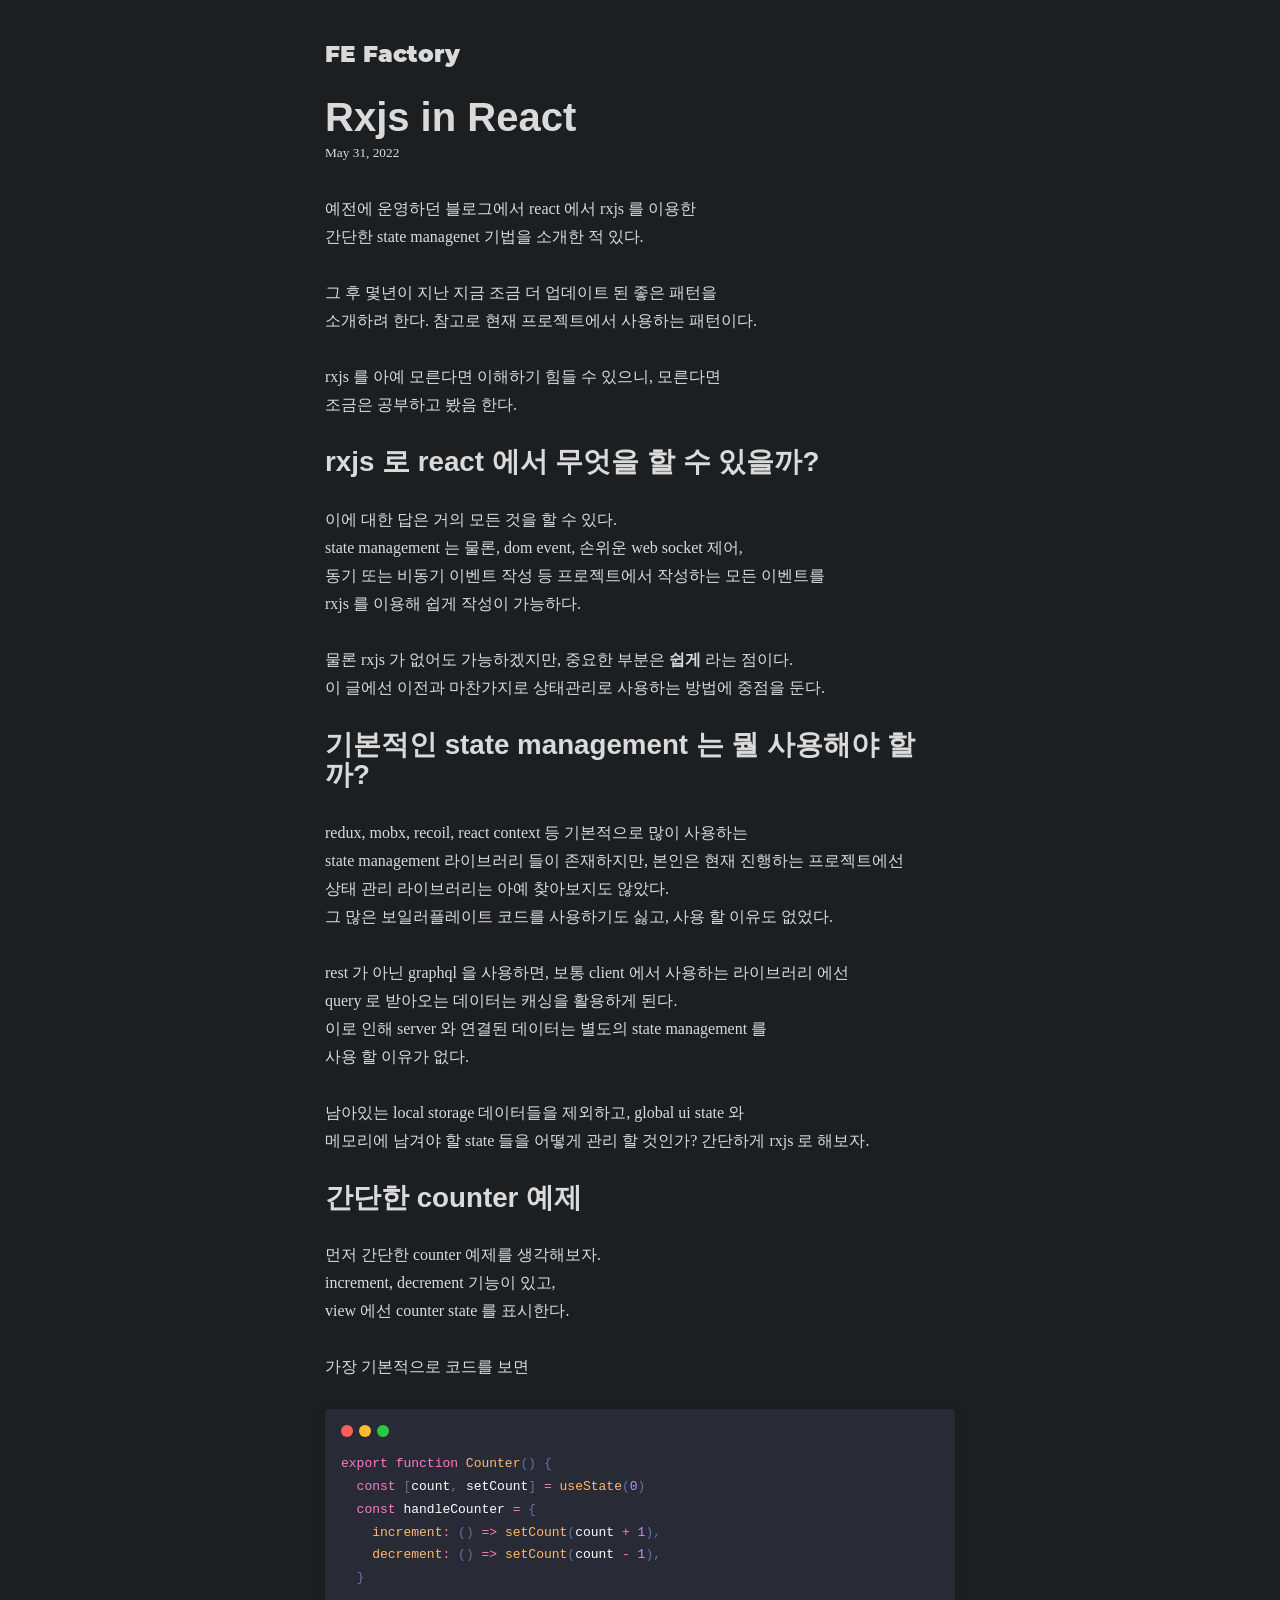
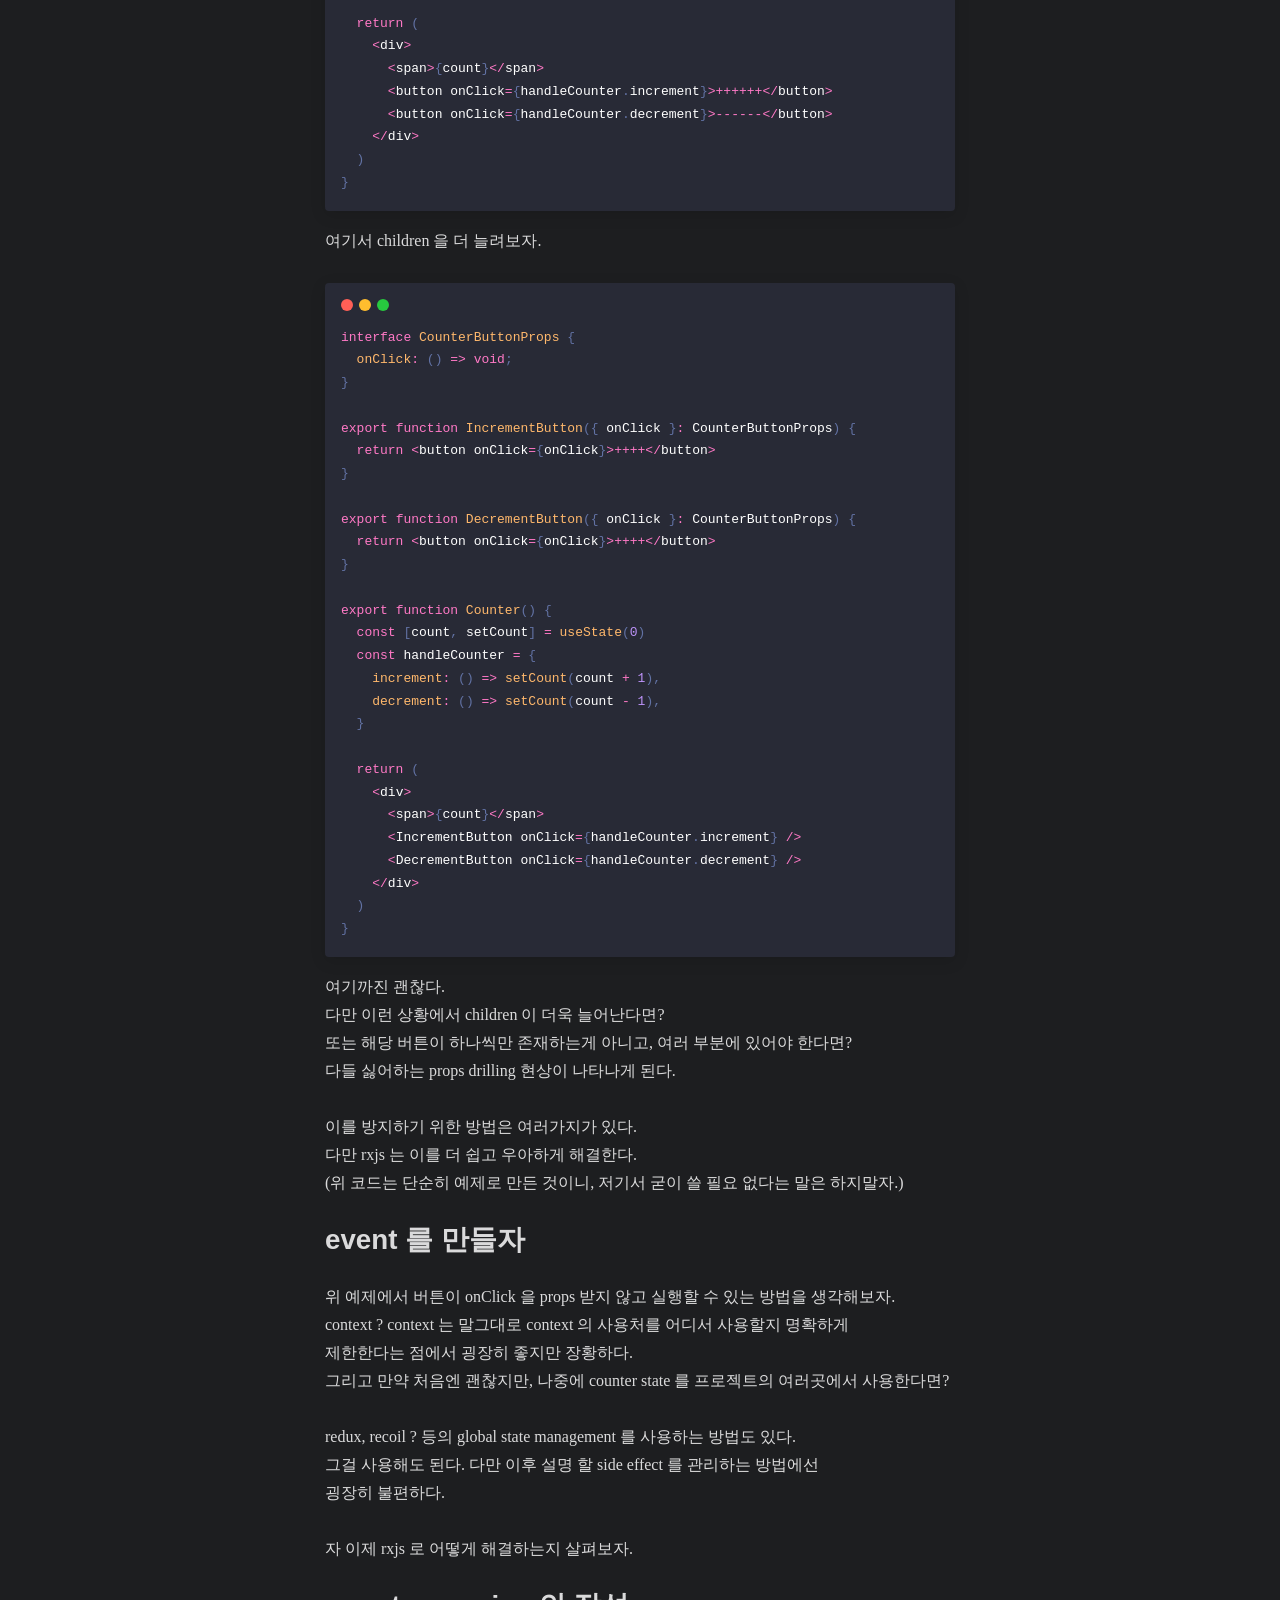
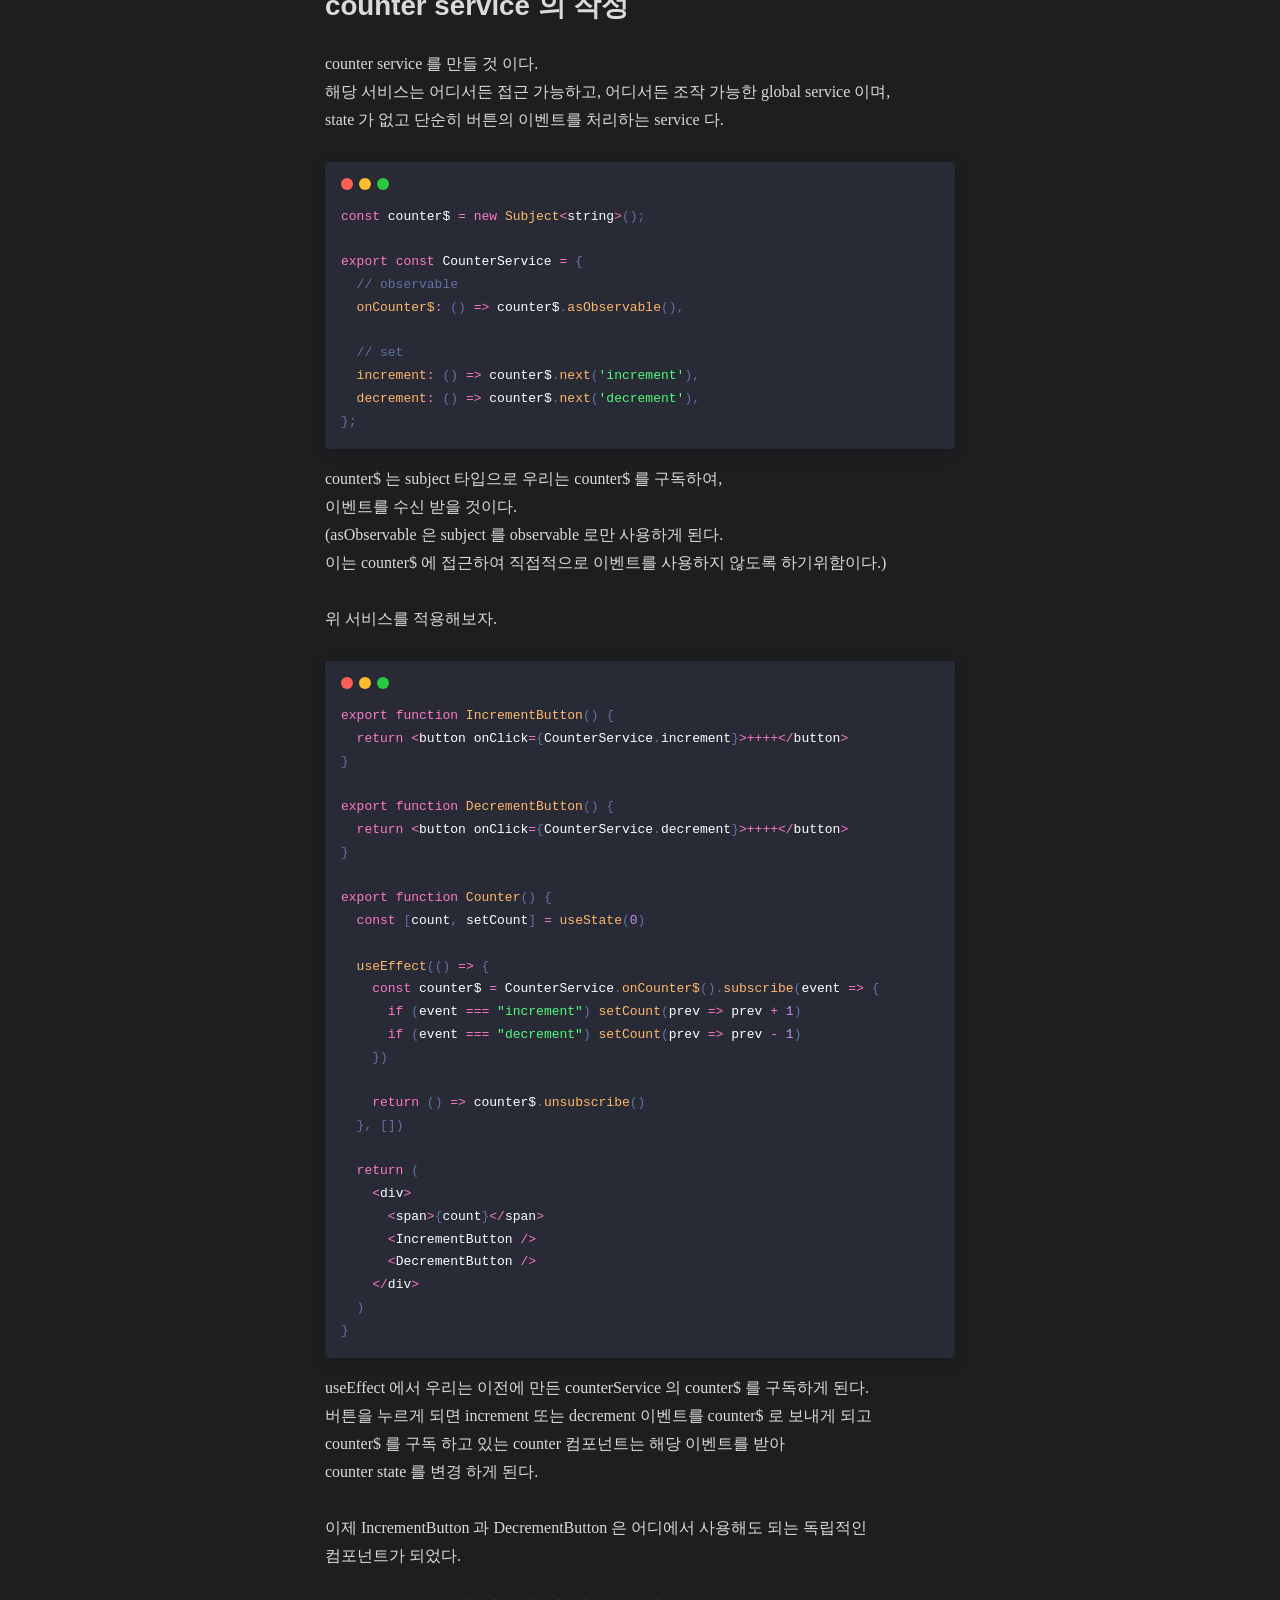
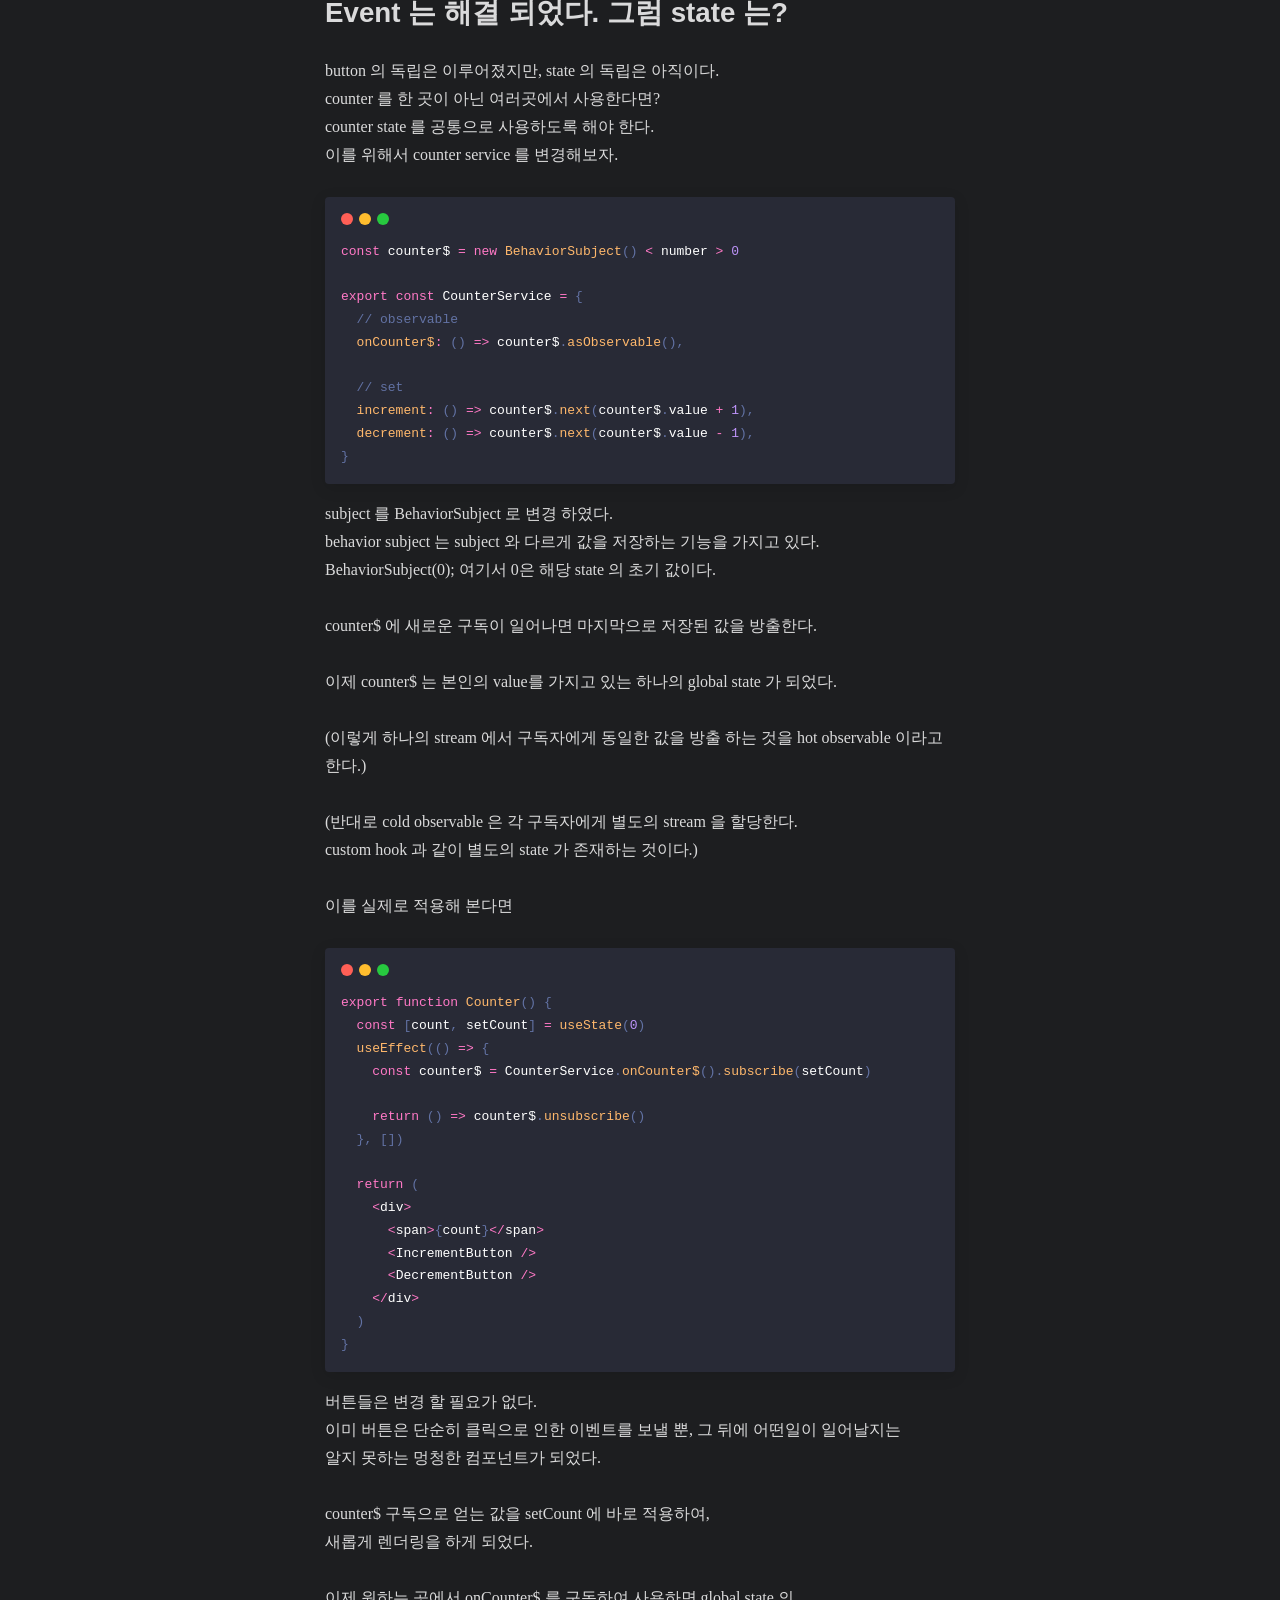
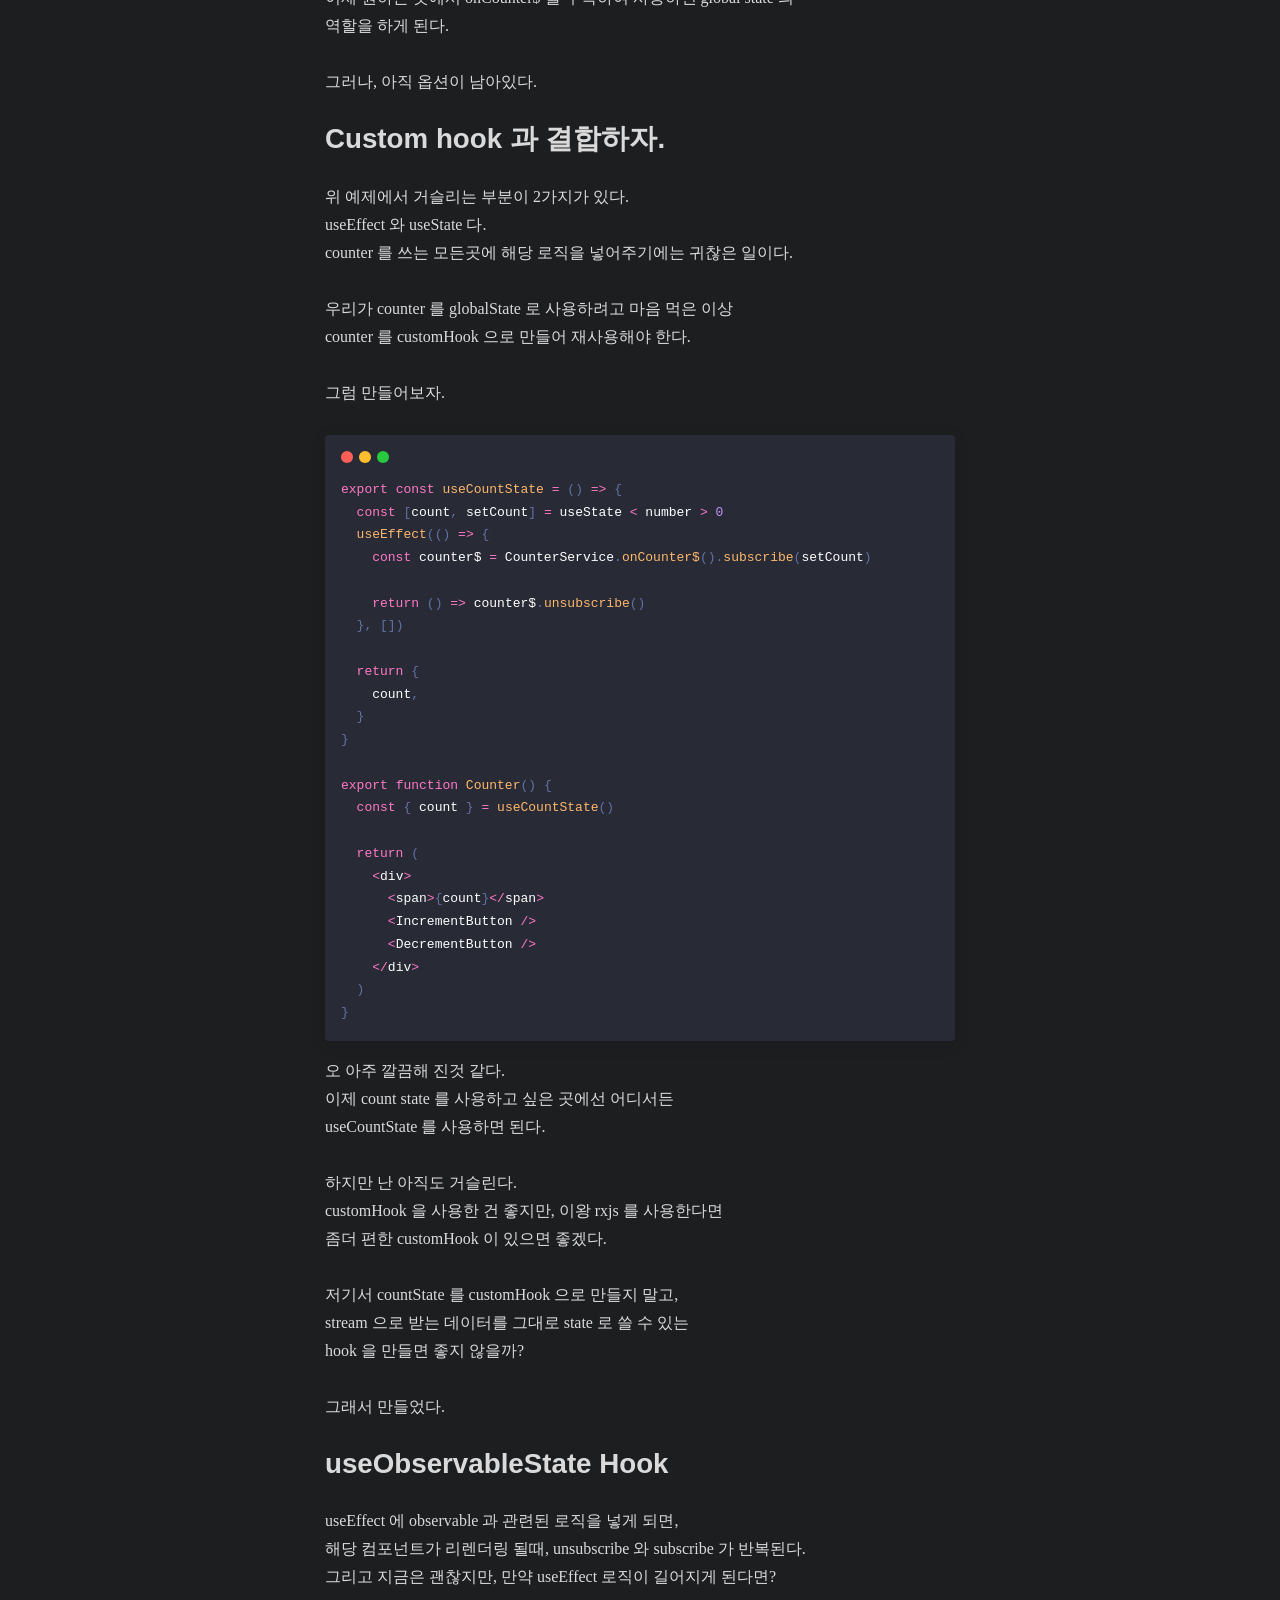
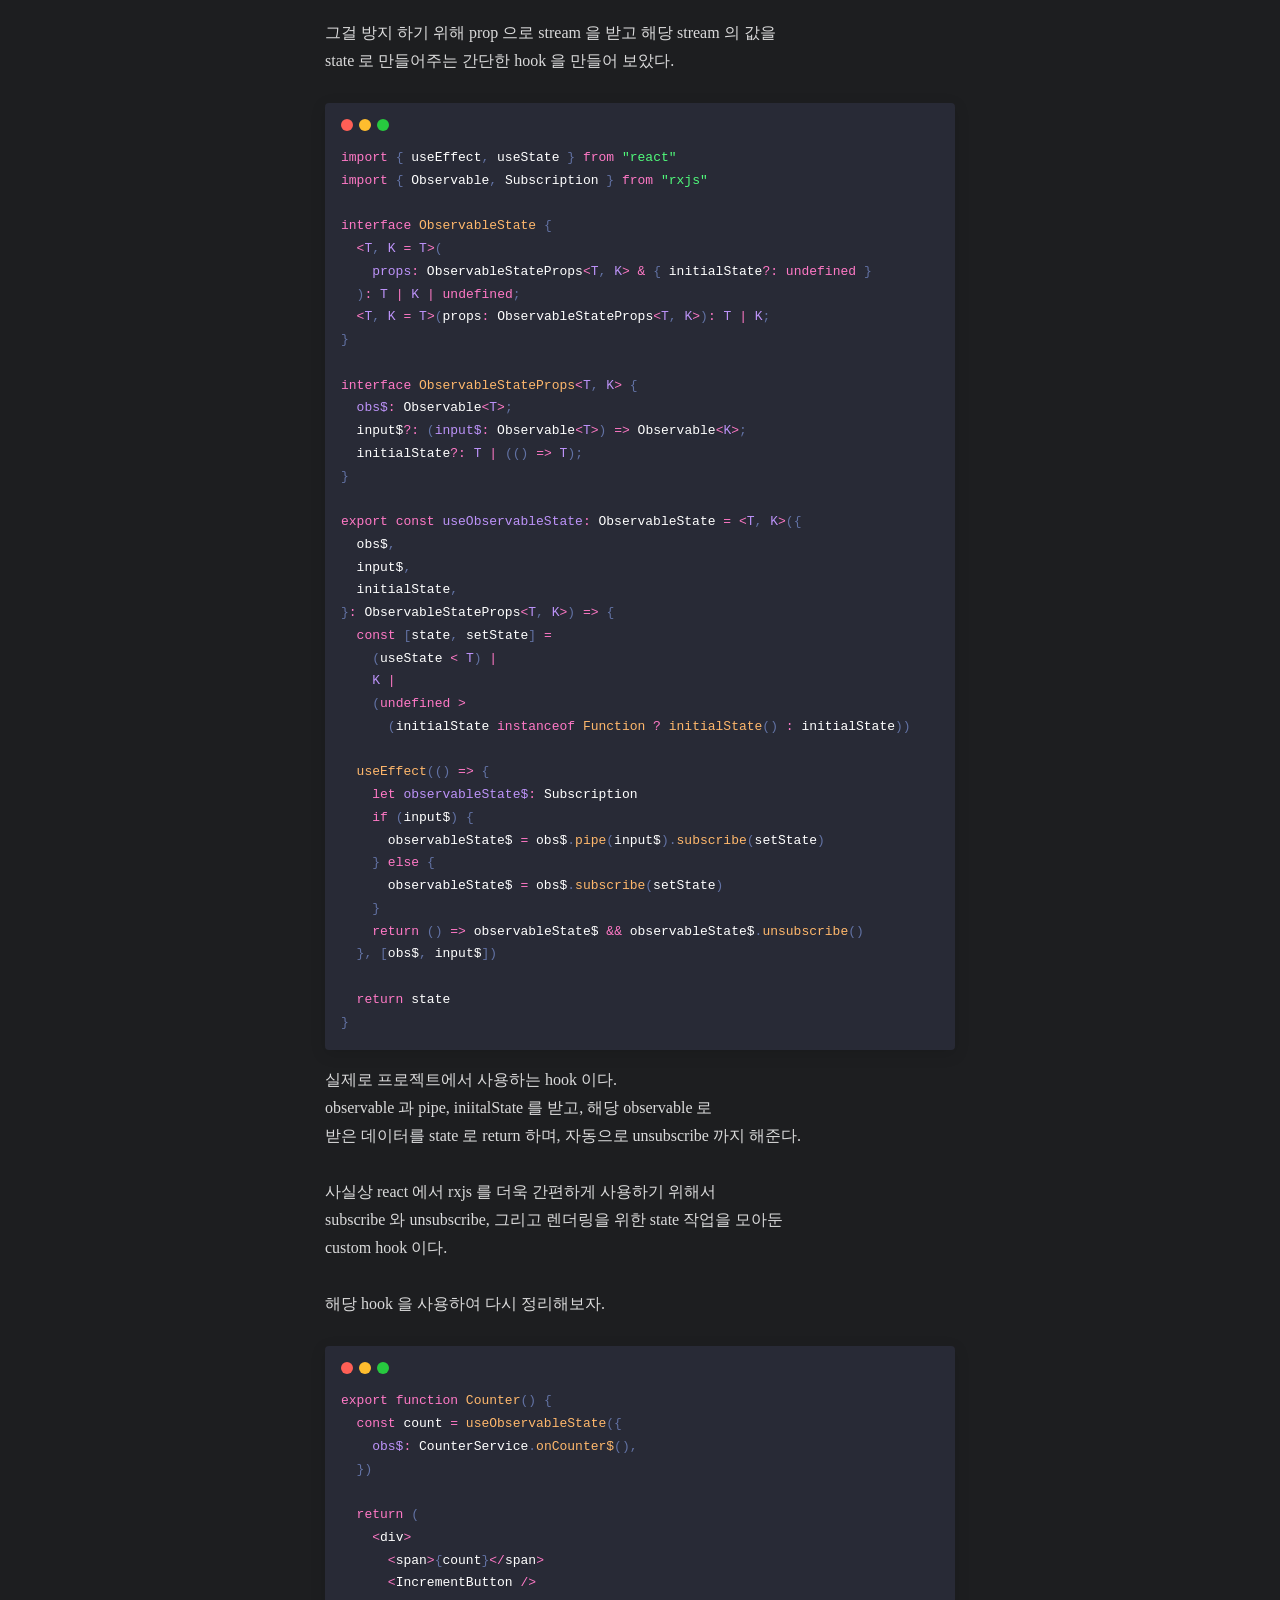
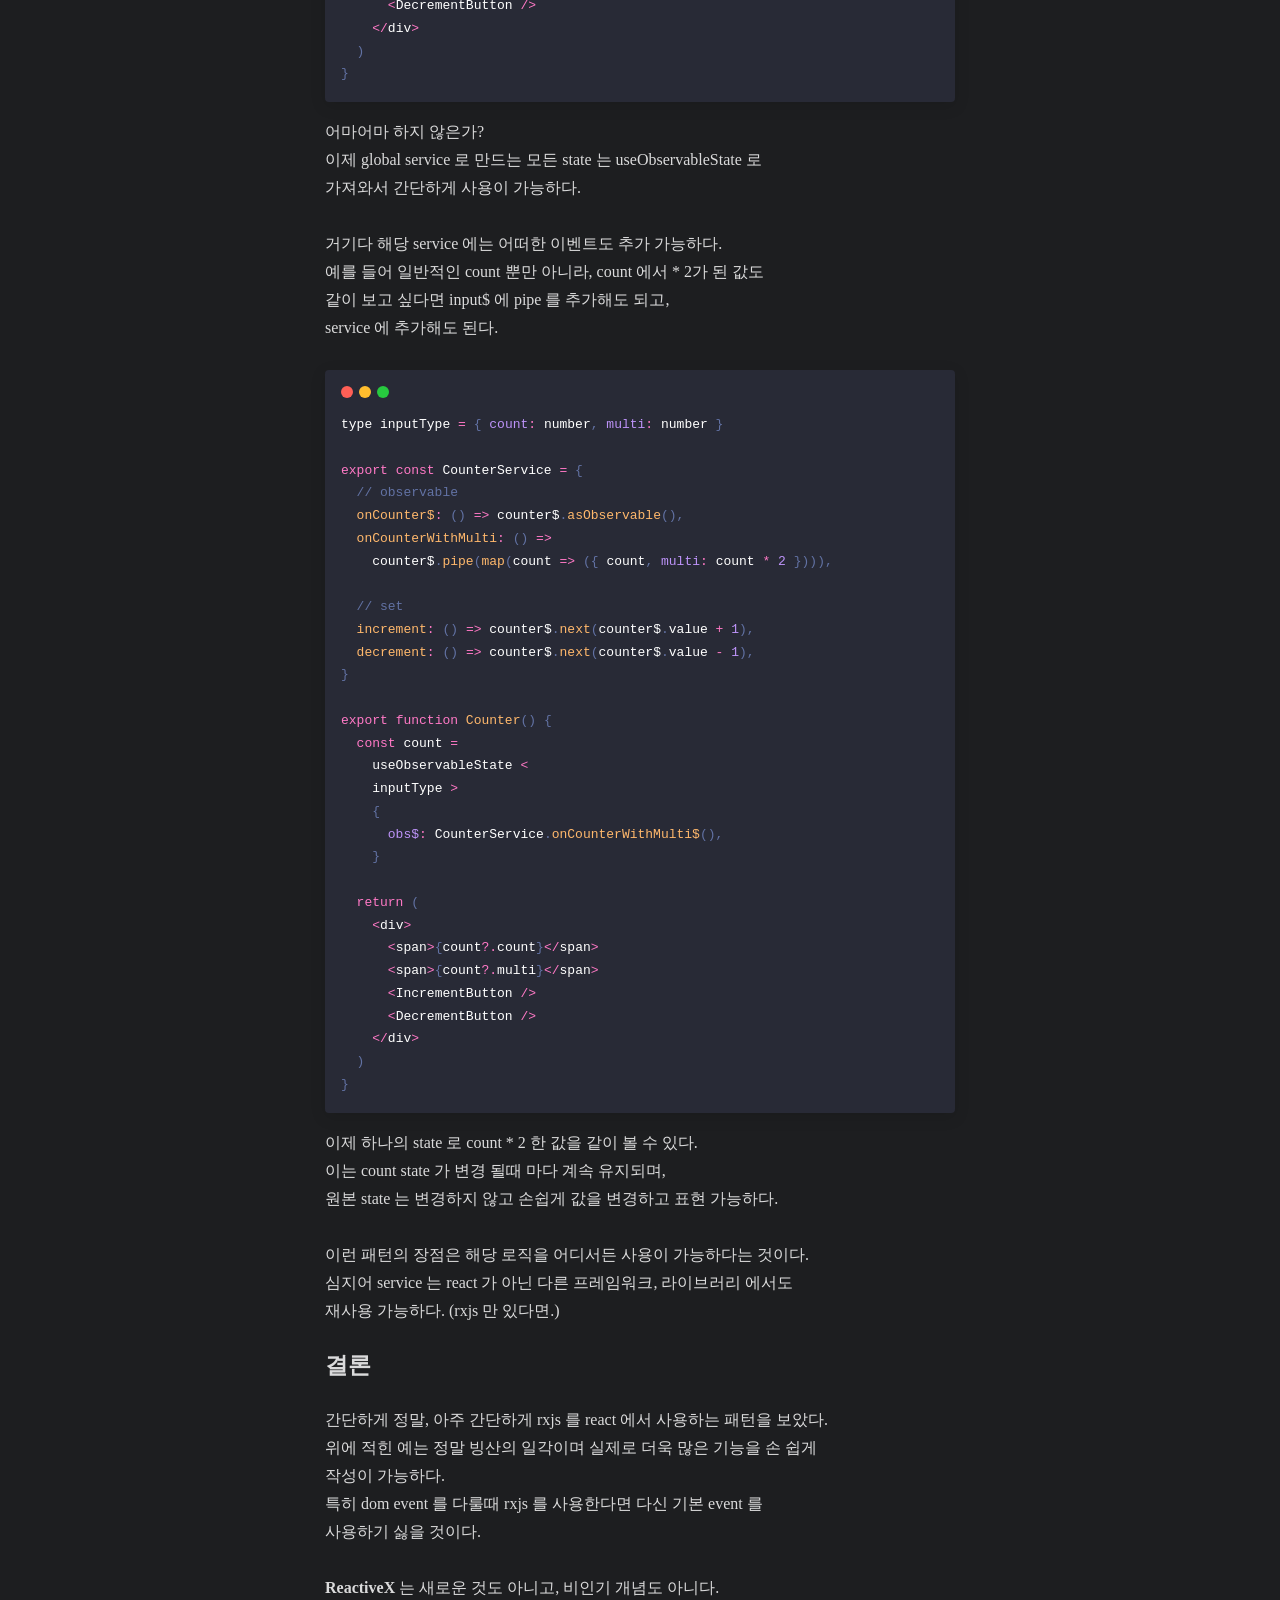
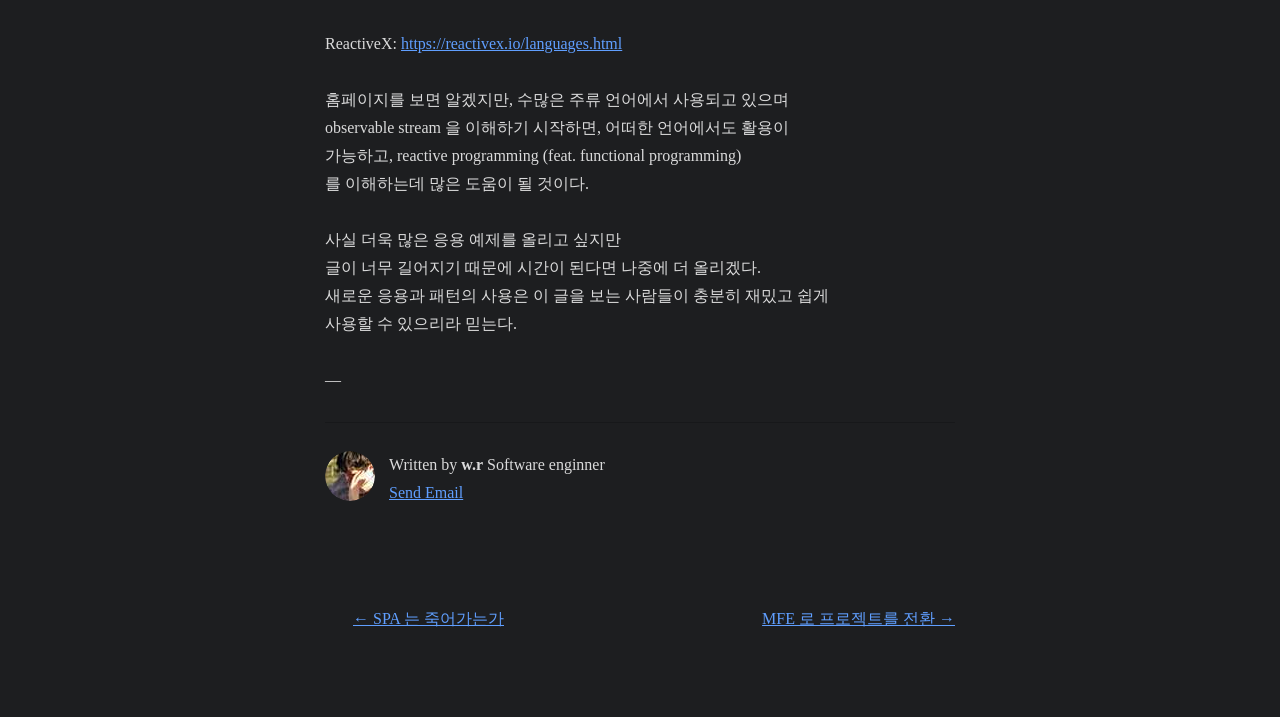
<file: 2022-05-31/index.html>
<!DOCTYPE html><html lang="ko"><head><meta charSet="utf-8"/><meta http-equiv="x-ua-compatible" content="ie=edge"/><meta name="viewport" content="width=device-width, initial-scale=1, shrink-to-fit=no"/><style id="typography.js">html{font-family:sans-serif;-ms-text-size-adjust:100%;-webkit-text-size-adjust:100%}body{margin:0}article,aside,details,figcaption,figure,footer,header,main,menu,nav,section,summary{display:block}audio,canvas,progress,video{display:inline-block}audio:not([controls]){display:none;height:0}progress{vertical-align:baseline}[hidden],template{display:none}a{background-color:transparent;}a:active,a:hover{outline-width:0}abbr[title]{border-bottom:none;text-decoration:underline;text-decoration:underline dotted}b,strong{font-weight:inherit;font-weight:bolder}dfn{font-style:italic}h1{font-size:2em;margin:.67em 0}mark{background-color:#ff0;color:#000}small{font-size:80%}sub,sup{font-size:75%;line-height:0;position:relative;vertical-align:baseline}sub{bottom:-.25em}sup{top:-.5em}img{border-style:none}svg:not(:root){overflow:hidden}code,kbd,pre,samp{font-family:monospace,monospace;font-size:1em}figure{margin:1em 40px}hr{box-sizing:content-box;height:0;overflow:visible}button,input,optgroup,select,textarea{font:inherit;margin:0}optgroup{font-weight:700}button,input{overflow:visible}button,select{text-transform:none}[type=reset],[type=submit],button,html [type=button]{-webkit-appearance:button}[type=button]::-moz-focus-inner,[type=reset]::-moz-focus-inner,[type=submit]::-moz-focus-inner,button::-moz-focus-inner{border-style:none;padding:0}[type=button]:-moz-focusring,[type=reset]:-moz-focusring,[type=submit]:-moz-focusring,button:-moz-focusring{outline:1px dotted ButtonText}fieldset{border:1px solid silver;margin:0 2px;padding:.35em .625em .75em}legend{box-sizing:border-box;color:inherit;display:table;max-width:100%;padding:0;white-space:normal}textarea{overflow:auto}[type=checkbox],[type=radio]{box-sizing:border-box;padding:0}[type=number]::-webkit-inner-spin-button,[type=number]::-webkit-outer-spin-button{height:auto}[type=search]{-webkit-appearance:textfield;outline-offset:-2px}[type=search]::-webkit-search-cancel-button,[type=search]::-webkit-search-decoration{-webkit-appearance:none}::-webkit-input-placeholder{color:inherit;opacity:.54}::-webkit-file-upload-button{-webkit-appearance:button;font:inherit}html{font:100%/1.75 'Spoqa Han Sans Neo',serif;box-sizing:border-box;overflow-y:scroll;}*{box-sizing:inherit;}*:before{box-sizing:inherit;}*:after{box-sizing:inherit;}body{color:hsla(0,0%,0%,0.9);font-family:'Spoqa Han Sans Neo',serif;font-weight:400;word-wrap:break-word;font-kerning:normal;-moz-font-feature-settings:"kern", "liga", "clig", "calt";-ms-font-feature-settings:"kern", "liga", "clig", "calt";-webkit-font-feature-settings:"kern", "liga", "clig", "calt";font-feature-settings:"kern", "liga", "clig", "calt";}img{max-width:100%;margin-left:0;margin-right:0;margin-top:0;padding-bottom:0;padding-left:0;padding-right:0;padding-top:0;margin-bottom:1.75rem;}h1{margin-left:0;margin-right:0;margin-top:0;padding-bottom:0;padding-left:0;padding-right:0;padding-top:0;margin-bottom:1.75rem;color:inherit;font-family:'Spoqa Han Sans Neo',sans-serif;font-weight:900;text-rendering:optimizeLegibility;font-size:2.5rem;line-height:1.1;}h2{margin-left:0;margin-right:0;margin-top:0;padding-bottom:0;padding-left:0;padding-right:0;padding-top:0;margin-bottom:1.75rem;color:inherit;font-family:'Spoqa Han Sans Neo',sans-serif;font-weight:900;text-rendering:optimizeLegibility;font-size:1.73286rem;line-height:1.1;}h3{margin-left:0;margin-right:0;margin-top:0;padding-bottom:0;padding-left:0;padding-right:0;padding-top:0;margin-bottom:1.75rem;color:inherit;font-family:'Spoqa Han Sans Neo',sans-serif;font-weight:900;text-rendering:optimizeLegibility;font-size:1.4427rem;line-height:1.1;}h4{margin-left:0;margin-right:0;margin-top:0;padding-bottom:0;padding-left:0;padding-right:0;padding-top:0;margin-bottom:1.75rem;color:inherit;font-family:'Spoqa Han Sans Neo',sans-serif;font-weight:900;text-rendering:optimizeLegibility;font-size:1rem;line-height:1.1;}h5{margin-left:0;margin-right:0;margin-top:0;padding-bottom:0;padding-left:0;padding-right:0;padding-top:0;margin-bottom:1.75rem;color:inherit;font-family:'Spoqa Han Sans Neo',sans-serif;font-weight:900;text-rendering:optimizeLegibility;font-size:0.83255rem;line-height:1.1;}h6{margin-left:0;margin-right:0;margin-top:0;padding-bottom:0;padding-left:0;padding-right:0;padding-top:0;margin-bottom:1.75rem;color:inherit;font-family:'Spoqa Han Sans Neo',sans-serif;font-weight:900;text-rendering:optimizeLegibility;font-size:0.75966rem;line-height:1.1;}hgroup{margin-left:0;margin-right:0;margin-top:0;padding-bottom:0;padding-left:0;padding-right:0;padding-top:0;margin-bottom:1.75rem;}ul{margin-left:1.75rem;margin-right:0;margin-top:0;padding-bottom:0;padding-left:0;padding-right:0;padding-top:0;margin-bottom:1.75rem;list-style-position:outside;list-style-image:none;}ol{margin-left:1.75rem;margin-right:0;margin-top:0;padding-bottom:0;padding-left:0;padding-right:0;padding-top:0;margin-bottom:1.75rem;list-style-position:outside;list-style-image:none;}dl{margin-left:0;margin-right:0;margin-top:0;padding-bottom:0;padding-left:0;padding-right:0;padding-top:0;margin-bottom:1.75rem;}dd{margin-left:0;margin-right:0;margin-top:0;padding-bottom:0;padding-left:0;padding-right:0;padding-top:0;margin-bottom:1.75rem;}p{margin-left:0;margin-right:0;margin-top:0;padding-bottom:0;padding-left:0;padding-right:0;padding-top:0;margin-bottom:1.75rem;}figure{margin-left:0;margin-right:0;margin-top:0;padding-bottom:0;padding-left:0;padding-right:0;padding-top:0;margin-bottom:1.75rem;}pre{margin-left:0;margin-right:0;margin-top:0;padding-bottom:0;padding-left:0;padding-right:0;padding-top:0;margin-bottom:1.75rem;font-size:0.85rem;line-height:1.75rem;}table{margin-left:0;margin-right:0;margin-top:0;padding-bottom:0;padding-left:0;padding-right:0;padding-top:0;margin-bottom:1.75rem;font-size:1rem;line-height:1.75rem;border-collapse:collapse;width:100%;}fieldset{margin-left:0;margin-right:0;margin-top:0;padding-bottom:0;padding-left:0;padding-right:0;padding-top:0;margin-bottom:1.75rem;}blockquote{margin-left:1.75rem;margin-right:1.75rem;margin-top:0;padding-bottom:0;padding-left:0;padding-right:0;padding-top:0;margin-bottom:1.75rem;}form{margin-left:0;margin-right:0;margin-top:0;padding-bottom:0;padding-left:0;padding-right:0;padding-top:0;margin-bottom:1.75rem;}noscript{margin-left:0;margin-right:0;margin-top:0;padding-bottom:0;padding-left:0;padding-right:0;padding-top:0;margin-bottom:1.75rem;}iframe{margin-left:0;margin-right:0;margin-top:0;padding-bottom:0;padding-left:0;padding-right:0;padding-top:0;margin-bottom:1.75rem;}hr{margin-left:0;margin-right:0;margin-top:0;padding-bottom:0;padding-left:0;padding-right:0;padding-top:0;margin-bottom:calc(1.75rem - 1px);background:hsla(0,0%,0%,0.2);border:none;height:1px;}address{margin-left:0;margin-right:0;margin-top:0;padding-bottom:0;padding-left:0;padding-right:0;padding-top:0;margin-bottom:1.75rem;}b{font-weight:700;}strong{font-weight:700;}dt{font-weight:700;}th{font-weight:700;}li{margin-bottom:calc(1.75rem / 2);}ol li{padding-left:0;}ul li{padding-left:0;}li > ol{margin-left:1.75rem;margin-bottom:calc(1.75rem / 2);margin-top:calc(1.75rem / 2);}li > ul{margin-left:1.75rem;margin-bottom:calc(1.75rem / 2);margin-top:calc(1.75rem / 2);}blockquote *:last-child{margin-bottom:0;}li *:last-child{margin-bottom:0;}p *:last-child{margin-bottom:0;}li > p{margin-bottom:calc(1.75rem / 2);}code{font-size:0.85rem;line-height:1.75rem;}kbd{font-size:0.85rem;line-height:1.75rem;}samp{font-size:0.85rem;line-height:1.75rem;}abbr{border-bottom:1px dotted hsla(0,0%,0%,0.5);cursor:help;}acronym{border-bottom:1px dotted hsla(0,0%,0%,0.5);cursor:help;}abbr[title]{border-bottom:1px dotted hsla(0,0%,0%,0.5);cursor:help;text-decoration:none;}thead{text-align:left;}td,th{text-align:left;border-bottom:1px solid hsla(0,0%,0%,0.12);font-feature-settings:"tnum";-moz-font-feature-settings:"tnum";-ms-font-feature-settings:"tnum";-webkit-font-feature-settings:"tnum";padding-left:1.16667rem;padding-right:1.16667rem;padding-top:0.875rem;padding-bottom:calc(0.875rem - 1px);}th:first-child,td:first-child{padding-left:0;}th:last-child,td:last-child{padding-right:0;}</style><style data-href="/styles.37087882f53630232b20.css" id="gatsby-global-css">@import url(//spoqa.github.io/spoqa-han-sans/css/SpoqaHanSansNeo.css);@font-face{font-family:Montserrat;font-style:normal;font-display:swap;font-weight:100;src:local("Montserrat Thin "),local("Montserrat-Thin"),url(/static/montserrat-latin-100-191cc9f50f3b76b9617cb383f19acb7d.woff2) format("woff2"),url(/static/montserrat-latin-100-370318464551d5f25b0f0a78f374faac.woff) format("woff")}@font-face{font-family:Montserrat;font-style:italic;font-display:swap;font-weight:100;src:local("Montserrat Thin italic"),local("Montserrat-Thinitalic"),url(/static/montserrat-latin-100italic-bdeaeb79db315697bd173a55b097dc18.woff2) format("woff2"),url(/static/montserrat-latin-100italic-ecf7d49386e8f265878e735db34a7c4b.woff) format("woff")}@font-face{font-family:Montserrat;font-style:normal;font-display:swap;font-weight:200;src:local("Montserrat Extra Light "),local("Montserrat-Extra Light"),url(/static/montserrat-latin-200-85d5ef9db7f2dc6979172a4a3b2c57cb.woff2) format("woff2"),url(/static/montserrat-latin-200-1fc98e126a3d152549240e6244d7e669.woff) format("woff")}@font-face{font-family:Montserrat;font-style:italic;font-display:swap;font-weight:200;src:local("Montserrat Extra Light italic"),local("Montserrat-Extra Lightitalic"),url(/static/montserrat-latin-200italic-49095760a498d024fe1a85a078850df9.woff2) format("woff2"),url(/static/montserrat-latin-200italic-fe46cf8b9462c820457d3bf537e4057f.woff) format("woff")}@font-face{font-family:Montserrat;font-style:normal;font-display:swap;font-weight:300;src:local("Montserrat Light "),local("Montserrat-Light"),url(/static/montserrat-latin-300-7c3daf12b706645b5d3710f863a4da04.woff2) format("woff2"),url(/static/montserrat-latin-300-8dc95fab9cf98d02ca8d76e97d3dff60.woff) format("woff")}@font-face{font-family:Montserrat;font-style:italic;font-display:swap;font-weight:300;src:local("Montserrat Light italic"),local("Montserrat-Lightitalic"),url(/static/montserrat-latin-300italic-f20b178ca2024a5eac8e42e6649db86c.woff2) format("woff2"),url(/static/montserrat-latin-300italic-3fe16939288856e8e828fa2661bf2354.woff) format("woff")}@font-face{font-family:Montserrat;font-style:normal;font-display:swap;font-weight:400;src:local("Montserrat Regular "),local("Montserrat-Regular"),url(/static/montserrat-latin-400-bc3aa95dca08f5fee5291e34959c27bc.woff2) format("woff2"),url(/static/montserrat-latin-400-8102c4838f9e3d08dad644290a9cb701.woff) format("woff")}@font-face{font-family:Montserrat;font-style:italic;font-display:swap;font-weight:400;src:local("Montserrat Regular italic"),local("Montserrat-Regularitalic"),url(/static/montserrat-latin-400italic-5cad650422a7184467af5a4d17b264c4.woff2) format("woff2"),url(/static/montserrat-latin-400italic-d191f22af3bb50902b99ac577f81a322.woff) format("woff")}@font-face{font-family:Montserrat;font-style:normal;font-display:swap;font-weight:500;src:local("Montserrat Medium "),local("Montserrat-Medium"),url(/static/montserrat-latin-500-92d16e458625f4d2c8940f6bdca0ff09.woff2) format("woff2"),url(/static/montserrat-latin-500-8b763220218ffc11c57c84ddb80e7b26.woff) format("woff")}@font-face{font-family:Montserrat;font-style:italic;font-display:swap;font-weight:500;src:local("Montserrat Medium italic"),local("Montserrat-Mediumitalic"),url(/static/montserrat-latin-500italic-47bfcca6b69d6a9acca7a8bff17193e2.woff2) format("woff2"),url(/static/montserrat-latin-500italic-72c01f753c3940c0b9cb6bf2389caddf.woff) format("woff")}@font-face{font-family:Montserrat;font-style:normal;font-display:swap;font-weight:600;src:local("Montserrat SemiBold "),local("Montserrat-SemiBold"),url(/static/montserrat-latin-600-6fb1b5623e528e27c18658fecf5ee0ee.woff2) format("woff2"),url(/static/montserrat-latin-600-7c839d15a6f54e7025ba8c0c4b333e8f.woff) format("woff")}@font-face{font-family:Montserrat;font-style:italic;font-display:swap;font-weight:600;src:local("Montserrat SemiBold italic"),local("Montserrat-SemiBolditalic"),url(/static/montserrat-latin-600italic-60789af1c9338ed1a9546722ec54b4f7.woff2) format("woff2"),url(/static/montserrat-latin-600italic-f3d4de8d0afb19e777c79032ce828e3d.woff) format("woff")}@font-face{font-family:Montserrat;font-style:normal;font-display:swap;font-weight:700;src:local("Montserrat Bold "),local("Montserrat-Bold"),url(/static/montserrat-latin-700-39d93cf678c740f9f6b2b1cfde34bee3.woff2) format("woff2"),url(/static/montserrat-latin-700-80f10bd382f0df1cd650fec59f3c9394.woff) format("woff")}@font-face{font-family:Montserrat;font-style:italic;font-display:swap;font-weight:700;src:local("Montserrat Bold italic"),local("Montserrat-Bolditalic"),url(/static/montserrat-latin-700italic-ba136d97b14e82284dd595e257f11c47.woff2) format("woff2"),url(/static/montserrat-latin-700italic-8c98142b425630821139c24bd1698700.woff) format("woff")}@font-face{font-family:Montserrat;font-style:normal;font-display:swap;font-weight:800;src:local("Montserrat ExtraBold "),local("Montserrat-ExtraBold"),url(/static/montserrat-latin-800-b7018be9ed6cd94da8b6675b3a468c3b.woff2) format("woff2"),url(/static/montserrat-latin-800-9a9befcf50d64f9d2d19d8b1d1984add.woff) format("woff")}@font-face{font-family:Montserrat;font-style:italic;font-display:swap;font-weight:800;src:local("Montserrat ExtraBold italic"),local("Montserrat-ExtraBolditalic"),url(/static/montserrat-latin-800italic-540ffdd223d1a9ad3d4e678e1a23372e.woff2) format("woff2"),url(/static/montserrat-latin-800italic-897086f99f4e1f45e6b1e9368527d0bc.woff) format("woff")}@font-face{font-family:Montserrat;font-style:normal;font-display:swap;font-weight:900;src:local("Montserrat Black "),local("Montserrat-Black"),url(/static/montserrat-latin-900-58cd789700850375b834e8b6776002eb.woff2) format("woff2"),url(/static/montserrat-latin-900-26d42c9428780e545a540bbb50c84bce.woff) format("woff")}@font-face{font-family:Montserrat;font-style:italic;font-display:swap;font-weight:900;src:local("Montserrat Black italic"),local("Montserrat-Blackitalic"),url(/static/montserrat-latin-900italic-451157bc8861fe54f523b3669a3def71.woff2) format("woff2"),url(/static/montserrat-latin-900italic-a8ec4957e1c24f5793305763ad9845b3.woff) format("woff")}@font-face{font-family:Merriweather;font-style:normal;font-display:swap;font-weight:300;src:local("Merriweather Light "),local("Merriweather-Light"),url(/static/merriweather-latin-300-b1158cfcd4aacb9d8fb61625e37af46a.woff2) format("woff2"),url(/static/merriweather-latin-300-cc7de05e166e90320d7d896e0f72a19d.woff) format("woff")}@font-face{font-family:Merriweather;font-style:italic;font-display:swap;font-weight:300;src:local("Merriweather Light italic"),local("Merriweather-Lightitalic"),url(/static/merriweather-latin-300italic-8fe52a48089d6ebe46db0b8e7cc66263.woff2) format("woff2"),url(/static/merriweather-latin-300italic-e1331f5397c2a673f9d3765138debdb5.woff) format("woff")}@font-face{font-family:Merriweather;font-style:normal;font-display:swap;font-weight:400;src:local("Merriweather Regular "),local("Merriweather-Regular"),url(/static/merriweather-latin-400-8276fdb72ae8f4714d4e6eba704cc39f.woff2) format("woff2"),url(/static/merriweather-latin-400-69f09800f4f6479d06e44eba837df872.woff) format("woff")}@font-face{font-family:Merriweather;font-style:italic;font-display:swap;font-weight:400;src:local("Merriweather Regular italic"),local("Merriweather-Regularitalic"),url(/static/merriweather-latin-400italic-3a9be9ea9f7aa4af6de7307df21d9fc0.woff2) format("woff2"),url(/static/merriweather-latin-400italic-d76079ed7541a433a54f79316de086e9.woff) format("woff")}@font-face{font-family:Merriweather;font-style:normal;font-display:swap;font-weight:700;src:local("Merriweather Bold "),local("Merriweather-Bold"),url(/static/merriweather-latin-700-fa534be7ffa380e39a7f6e03bf9a5e03.woff2) format("woff2"),url(/static/merriweather-latin-700-ba56ea84b8084b7ff9677f50d3cd81bd.woff) format("woff")}@font-face{font-family:Merriweather;font-style:italic;font-display:swap;font-weight:700;src:local("Merriweather Bold italic"),local("Merriweather-Bolditalic"),url(/static/merriweather-latin-700italic-1ef5edaaa20ae53ea50399884c5e48c6.woff2) format("woff2"),url(/static/merriweather-latin-700italic-534bc9e7ce93c73d73426e46acd78092.woff) format("woff")}@font-face{font-family:Merriweather;font-style:normal;font-display:swap;font-weight:900;src:local("Merriweather Black "),local("Merriweather-Black"),url(/static/merriweather-latin-900-7528fb70e8a4a82c7305e72ff43ac25f.woff2) format("woff2"),url(/static/merriweather-latin-900-3799b6e2f5ed3fcccf9d7a708d7419fa.woff) format("woff")}@font-face{font-family:Merriweather;font-style:italic;font-display:swap;font-weight:900;src:local("Merriweather Black italic"),local("Merriweather-Blackitalic"),url(/static/merriweather-latin-900italic-e1b4d2aaa78e12ad84aaf8a56321e4c2.woff2) format("woff2"),url(/static/merriweather-latin-900italic-2ae22f731b3424e8dbb4b37f7ca6e708.woff) format("woff")}body{background-color:var(--theme);--theme:#1d1e20;--entry:#2e2e33;--pblue:#609fff;--primary:hsla(0,0%,100%,0.84);--secondary:hsla(0,0%,100%,0.56);--tertiary:hsla(0,0%,100%,0.16);--content:hsla(0,0%,100%,0.74);--hljs-bg:#2e2e33;--code-bg:#37383e;--border:#333;--gap:24px;--radius:8px}img{display:block;margin:0 auto}.link-post{margin-bottom:calc(var(--gap)*1.5)}.link-title{color:var(--primary)}.link-desc{color:var(--secondary);margin-bottom:0}a:link,a:visited{color:var(--pblue)}code[class*=language-],pre[class*=language-]{color:#000;background:none;text-shadow:0 1px #fff;font-family:Consolas,Monaco,Andale Mono,Ubuntu Mono,monospace;font-size:1em;text-align:left;white-space:pre;word-spacing:normal;word-break:normal;word-wrap:normal;line-height:1.5;tab-size:4;-webkit-hyphens:none;hyphens:none}code[class*=language-]::selection,code[class*=language-] ::selection,pre[class*=language-]::selection,pre[class*=language-] ::selection{text-shadow:none;background:#b3d4fc}@media print{code[class*=language-],pre[class*=language-]{text-shadow:none}}pre[class*=language-]{padding:1em;margin:.5em 0;overflow:auto}:not(pre)>code[class*=language-],pre[class*=language-]{background:#f5f2f0}:not(pre)>code[class*=language-]{padding:.1em;border-radius:.3em;white-space:normal}.token.cdata,.token.comment,.token.doctype,.token.prolog{color:#708090}.token.punctuation{color:#999}.token.namespace{opacity:.7}.token.boolean,.token.constant,.token.deleted,.token.number,.token.property,.token.symbol,.token.tag{color:#905}.token.attr-name,.token.builtin,.token.char,.token.inserted,.token.selector,.token.string{color:#690}.language-css .token.string,.style .token.string,.token.entity,.token.operator,.token.url{color:#9a6e3a;background:hsla(0,0%,100%,.5)}.token.atrule,.token.attr-value,.token.keyword{color:#07a}.token.class-name,.token.function{color:#dd4a68}.token.important,.token.regex,.token.variable{color:#e90}.token.bold,.token.important{font-weight:700}.token.italic{font-style:italic}.token.entity{cursor:help}</style><meta name="generator" content="Gatsby 2.32.13"/><link rel="sitemap" type="application/xml" href="/sitemap.xml"/><link rel="preconnect" href="https://www.google-analytics.com"/><link rel="dns-prefetch" href="https://www.google-analytics.com"/><link rel="alternate" type="application/rss+xml" href="/rss.xml"/><link rel="icon" href="/favicon-32x32.png?v=0f40eccc76f1834aab0a5215019710bb" type="image/png"/><link rel="manifest" href="/manifest.webmanifest" crossorigin="anonymous"/><meta name="theme-color" content="#ffffff"/><link rel="apple-touch-icon" sizes="48x48" href="/icons/icon-48x48.png?v=0f40eccc76f1834aab0a5215019710bb"/><link rel="apple-touch-icon" sizes="72x72" href="/icons/icon-72x72.png?v=0f40eccc76f1834aab0a5215019710bb"/><link rel="apple-touch-icon" sizes="96x96" href="/icons/icon-96x96.png?v=0f40eccc76f1834aab0a5215019710bb"/><link rel="apple-touch-icon" sizes="144x144" href="/icons/icon-144x144.png?v=0f40eccc76f1834aab0a5215019710bb"/><link rel="apple-touch-icon" sizes="192x192" href="/icons/icon-192x192.png?v=0f40eccc76f1834aab0a5215019710bb"/><link rel="apple-touch-icon" sizes="256x256" href="/icons/icon-256x256.png?v=0f40eccc76f1834aab0a5215019710bb"/><link rel="apple-touch-icon" sizes="384x384" href="/icons/icon-384x384.png?v=0f40eccc76f1834aab0a5215019710bb"/><link rel="apple-touch-icon" sizes="512x512" href="/icons/icon-512x512.png?v=0f40eccc76f1834aab0a5215019710bb"/><title data-react-helmet="true">Rxjs in React | FE Factory</title><meta data-react-helmet="true" name="description" content="왜 사용하지 않는가"/><meta data-react-helmet="true" property="og:title" content="Rxjs in React"/><meta data-react-helmet="true" property="og:description" content="왜 사용하지 않는가"/><meta data-react-helmet="true" property="og:type" content="website"/><meta data-react-helmet="true" name="naver-site-verification" content="76f6ac32f3fb1d4edd76ca9e23147df017e84e1e"/><meta data-react-helmet="true" name="google-site-verification" content="xpWaxIvUUroKZmiqn47I1cdGg6BlValEeeZUZIBOl-k"/><link href="//fonts.googleapis.com/css?family=Noto+Serif+KR:400,700|Noto+Sans+KR:400,700" rel="stylesheet" type="text/css"/><link as="script" rel="preload" href="/webpack-runtime-6403a9343c4daea86c21.js"/><link as="script" rel="preload" href="/framework-643cd9d57cfac08fd2c4.js"/><link as="script" rel="preload" href="/styles-3c579c614835d628a567.js"/><link as="script" rel="preload" href="/app-e0eca157ef08c2086462.js"/><link as="script" rel="preload" href="/commons-4533d1fa39224d48c06a.js"/><link as="script" rel="preload" href="/cd7d5f864fc9e15ed8adef086269b0aeff617554-e6e6efc05ff6d94c0fa4.js"/><link as="script" rel="preload" href="/component---src-templates-blog-post-js-575aaa1fccbb0c3ee048.js"/><link as="fetch" rel="preload" href="/page-data/2022-05-31/page-data.json" crossorigin="anonymous"/><link as="fetch" rel="preload" href="/page-data/sq/d/2841359383.json" crossorigin="anonymous"/><link as="fetch" rel="preload" href="/page-data/sq/d/3490846071.json" crossorigin="anonymous"/><link as="fetch" rel="preload" href="/page-data/app-data.json" crossorigin="anonymous"/></head><body><div id="___gatsby"><div style="outline:none" tabindex="-1" id="gatsby-focus-wrapper"><div style="margin-left:auto;margin-right:auto;max-width:42rem;padding:2.625rem 1.3125rem;color:#1d1d1f"><header><h3 class="link-title" style="font-family:Montserrat, sans-serif;margin-top:0"><a style="box-shadow:none;color:inherit;text-decoration:none" href="/">FE Factory</a></h3></header><main class="link-title"><article><header><h1 style="margin-top:1.75rem;margin-bottom:0">Rxjs in React</h1><p style="font-size:0.83255rem;line-height:1.75rem;display:block;margin-bottom:1.75rem">May 31, 2022</p></header><section><p>예전에 운영하던 블로그에서 react 에서 rxjs 를 이용한<br>
간단한 state managenet 기법을 소개한 적 있다.</p>
<p>그 후 몇년이 지난 지금 조금 더 업데이트 된 좋은 패턴을<br>
소개하려 한다. 참고로 현재 프로젝트에서 사용하는 패턴이다.</p>
<p>rxjs 를 아예 모른다면 이해하기 힘들 수 있으니, 모른다면<br>
조금은 공부하고 봤음 한다.</p>
<h2>rxjs 로 react 에서 무엇을 할 수 있을까?</h2>
<p>이에 대한 답은 거의 모든 것을 할 수 있다.<br>
state management 는 물론, dom event, 손위운 web socket 제어,<br>
동기 또는 비동기 이벤트 작성 등 프로젝트에서 작성하는 모든 이벤트를<br>
rxjs 를 이용해 쉽게 작성이 가능하다.</p>
<p>물론 rxjs 가 없어도 가능하겠지만, 중요한 부분은 <strong>쉽게</strong> 라는 점이다.<br>
이 글에선 이전과 마찬가지로 상태관리로 사용하는 방법에 중점을 둔다.</p>
<h2>기본적인 state management 는 뭘 사용해야 할까?</h2>
<p>redux, mobx, recoil, react context 등 기본적으로 많이 사용하는<br>
state management 라이브러리 들이 존재하지만, 본인은 현재 진행하는 프로젝트에선<br>
상태 관리 라이브러리는 아예 찾아보지도 않았다.<br>
그 많은 보일러플레이트 코드를 사용하기도 싫고, 사용 할 이유도 없었다.</p>
<p>rest 가 아닌 graphql 을 사용하면, 보통 client 에서 사용하는 라이브러리 에선<br>
query 로 받아오는 데이터는 캐싱을 활용하게 된다.<br>
이로 인해 server 와 연결된 데이터는 별도의 state management 를<br>
사용 할 이유가 없다.</p>
<p>남아있는 local storage 데이터들을 제외하고, global ui state 와<br>
메모리에 남겨야 할 state 들을 어떻게 관리 할 것인가? 간단하게 rxjs 로 해보자.</p>
<h2>간단한 counter 예제</h2>
<p>먼저 간단한 counter 예제를 생각해보자.<br>
increment, decrement 기능이 있고,<br>
view 에선 counter state 를 표시한다.</p>
<p>가장 기본적으로 코드를 보면</p>
<deckgo-highlight-code language="javascript"  >
          <code slot="code">export function Counter() {
  const [count, setCount] = useState(0)
  const handleCounter = {
    increment: () =&gt; setCount(count + 1),
    decrement: () =&gt; setCount(count - 1),
  }

  return (
    &lt;div&gt;
      &lt;span&gt;{count}&lt;/span&gt;
      &lt;button onClick={handleCounter.increment}&gt;++++++&lt;/button&gt;
      &lt;button onClick={handleCounter.decrement}&gt;------&lt;/button&gt;
    &lt;/div&gt;
  )
}</code>
        </deckgo-highlight-code>
<p>여기서 children 을 더 늘려보자.</p>
<deckgo-highlight-code language="javascript"  >
          <code slot="code">interface CounterButtonProps {
  onClick: () =&gt; void;
}

export function IncrementButton({ onClick }: CounterButtonProps) {
  return &lt;button onClick={onClick}&gt;++++&lt;/button&gt;
}

export function DecrementButton({ onClick }: CounterButtonProps) {
  return &lt;button onClick={onClick}&gt;++++&lt;/button&gt;
}

export function Counter() {
  const [count, setCount] = useState(0)
  const handleCounter = {
    increment: () =&gt; setCount(count + 1),
    decrement: () =&gt; setCount(count - 1),
  }

  return (
    &lt;div&gt;
      &lt;span&gt;{count}&lt;/span&gt;
      &lt;IncrementButton onClick={handleCounter.increment} /&gt;
      &lt;DecrementButton onClick={handleCounter.decrement} /&gt;
    &lt;/div&gt;
  )
}</code>
        </deckgo-highlight-code>
<p>여기까진 괜찮다.<br>
다만 이런 상황에서 children 이 더욱 늘어난다면?<br>
또는 해당 버튼이 하나씩만 존재하는게 아니고, 여러 부분에 있어야 한다면?<br>
다들 싫어하는 props drilling 현상이 나타나게 된다.</p>
<p>이를 방지하기 위한 방법은 여러가지가 있다.<br>
다만 rxjs 는 이를 더 쉽고 우아하게 해결한다.<br>
(위 코드는 단순히 예제로 만든 것이니, 저기서 굳이 쓸 필요 없다는 말은 하지말자.)</p>
<h2>event 를 만들자</h2>
<p>위 예제에서 버튼이 onClick 을 props 받지 않고 실행할 수 있는 방법을 생각해보자.<br>
context ? context 는 말그대로 context 의 사용처를 어디서 사용할지 명확하게<br>
제한한다는 점에서 굉장히 좋지만 장황하다.<br>
그리고 만약 처음엔 괜찮지만, 나중에 counter state 를 프로젝트의 여러곳에서 사용한다면?</p>
<p>redux, recoil ? 등의 global state management 를 사용하는 방법도 있다.<br>
그걸 사용해도 된다. 다만 이후 설명 할 side effect 를 관리하는 방법에선<br>
굉장히 불편하다.</p>
<p>자 이제 rxjs 로 어떻게 해결하는지 살펴보자.</p>
<h2>counter service 의 작성</h2>
<p>counter service 를 만들 것 이다.<br>
해당 서비스는 어디서든 접근 가능하고, 어디서든 조작 가능한 global service 이며,<br>
state 가 없고 단순히 버튼의 이벤트를 처리하는 service 다.</p>
<deckgo-highlight-code language="javascript"  >
          <code slot="code">const counter$ = new Subject&lt;string&gt;();

export const CounterService = {
  // observable
  onCounter$: () =&gt; counter$.asObservable(),

  // set
  increment: () =&gt; counter$.next(&#39;increment&#39;),
  decrement: () =&gt; counter$.next(&#39;decrement&#39;),
};</code>
        </deckgo-highlight-code>
<p>counter$ 는 subject 타입으로 우리는 counter$ 를 구독하여,<br>
이벤트를 수신 받을 것이다.<br>
(asObservable 은 subject 를 observable 로만 사용하게 된다.<br>
이는 counter$ 에 접근하여 직접적으로 이벤트를 사용하지 않도록 하기위함이다.)</p>
<p>위 서비스를 적용해보자.</p>
<deckgo-highlight-code language="javascript"  >
          <code slot="code">export function IncrementButton() {
  return &lt;button onClick={CounterService.increment}&gt;++++&lt;/button&gt;
}

export function DecrementButton() {
  return &lt;button onClick={CounterService.decrement}&gt;++++&lt;/button&gt;
}

export function Counter() {
  const [count, setCount] = useState(0)

  useEffect(() =&gt; {
    const counter$ = CounterService.onCounter$().subscribe(event =&gt; {
      if (event === &quot;increment&quot;) setCount(prev =&gt; prev + 1)
      if (event === &quot;decrement&quot;) setCount(prev =&gt; prev - 1)
    })

    return () =&gt; counter$.unsubscribe()
  }, [])

  return (
    &lt;div&gt;
      &lt;span&gt;{count}&lt;/span&gt;
      &lt;IncrementButton /&gt;
      &lt;DecrementButton /&gt;
    &lt;/div&gt;
  )
}</code>
        </deckgo-highlight-code>
<p>useEffect 에서 우리는 이전에 만든 counterService 의 counter$ 를 구독하게 된다.<br>
버튼을 누르게 되면 increment 또는 decrement 이벤트를 counter$ 로 보내게 되고<br>
counter$ 를 구독 하고 있는 counter 컴포넌트는 해당 이벤트를 받아<br>
counter state 를 변경 하게 된다.</p>
<p>이제 IncrementButton 과 DecrementButton 은 어디에서 사용해도 되는 독립적인<br>
컴포넌트가 되었다.</p>
<h2>Event 는 해결 되었다. 그럼 state 는?</h2>
<p>button 의 독립은 이루어졌지만, state 의 독립은 아직이다.<br>
counter 를 한 곳이 아닌 여러곳에서 사용한다면?<br>
counter state 를 공통으로 사용하도록 해야 한다.<br>
이를 위해서 counter service 를 변경해보자.</p>
<deckgo-highlight-code language="javascript"  >
          <code slot="code">const counter$ = new BehaviorSubject() &lt; number &gt; 0

export const CounterService = {
  // observable
  onCounter$: () =&gt; counter$.asObservable(),

  // set
  increment: () =&gt; counter$.next(counter$.value + 1),
  decrement: () =&gt; counter$.next(counter$.value - 1),
}</code>
        </deckgo-highlight-code>
<p>subject 를 BehaviorSubject 로 변경 하였다.<br>
behavior subject 는 subject 와 다르게 값을 저장하는 기능을 가지고 있다.<br>
BehaviorSubject<number>(0); 여기서 0은 해당 state 의 초기 값이다.</p>
<p>counter$ 에 새로운 구독이 일어나면 마지막으로 저장된 값을 방출한다.</p>
<p>이제 counter$ 는 본인의 value를 가지고 있는
하나의 global state 가 되었다.</p>
<p>(이렇게 하나의 stream 에서 구독자에게 동일한 값을 방출 하는 것을 hot observable 이라고 한다.)</p>
<p>(반대로 cold observable 은 각 구독자에게 별도의 stream 을 할당한다.<br>
custom hook 과 같이 별도의 state 가 존재하는 것이다.)</p>
<p>이를 실제로 적용해 본다면</p>
<deckgo-highlight-code language="javascript"  >
          <code slot="code">export function Counter() {
  const [count, setCount] = useState(0)
  useEffect(() =&gt; {
    const counter$ = CounterService.onCounter$().subscribe(setCount)

    return () =&gt; counter$.unsubscribe()
  }, [])

  return (
    &lt;div&gt;
      &lt;span&gt;{count}&lt;/span&gt;
      &lt;IncrementButton /&gt;
      &lt;DecrementButton /&gt;
    &lt;/div&gt;
  )
}</code>
        </deckgo-highlight-code>
<p>버튼들은 변경 할 필요가 없다.<br>
이미 버튼은 단순히 클릭으로 인한 이벤트를 보낼 뿐, 그 뒤에 어떤일이 일어날지는<br>
알지 못하는 멍청한 컴포넌트가 되었다.</p>
<p>counter$ 구독으로 얻는 값을 setCount 에 바로 적용하여,<br>
새롭게 렌더링을 하게 되었다.</p>
<p>이제 원하는 곳에서 onCounter$ 를 구독하여 사용하면 global state 의<br>
역할을 하게 된다.</p>
<p>그러나, 아직 옵션이 남아있다.</p>
<h2>Custom hook 과 결합하자.</h2>
<p>위 예제에서 거슬리는 부분이 2가지가 있다.<br>
useEffect 와 useState 다.<br>
counter 를 쓰는 모든곳에 해당 로직을 넣어주기에는 귀찮은 일이다.</p>
<p>우리가 counter 를 globalState 로 사용하려고 마음 먹은 이상<br>
counter 를 customHook 으로 만들어 재사용해야 한다.</p>
<p>그럼 만들어보자.</p>
<deckgo-highlight-code language="javascript"  >
          <code slot="code">export const useCountState = () =&gt; {
  const [count, setCount] = useState &lt; number &gt; 0
  useEffect(() =&gt; {
    const counter$ = CounterService.onCounter$().subscribe(setCount)

    return () =&gt; counter$.unsubscribe()
  }, [])

  return {
    count,
  }
}

export function Counter() {
  const { count } = useCountState()

  return (
    &lt;div&gt;
      &lt;span&gt;{count}&lt;/span&gt;
      &lt;IncrementButton /&gt;
      &lt;DecrementButton /&gt;
    &lt;/div&gt;
  )
}</code>
        </deckgo-highlight-code>
<p>오 아주 깔끔해 진것 같다.<br>
이제 count state 를 사용하고 싶은 곳에선 어디서든<br>
useCountState 를 사용하면 된다.</p>
<p>하지만 난 아직도 거슬린다.<br>
customHook 을 사용한 건 좋지만, 이왕 rxjs 를 사용한다면<br>
좀더 편한 customHook 이 있으면 좋겠다.</p>
<p>저기서 countState 를 customHook 으로 만들지 말고,<br>
stream 으로 받는 데이터를 그대로 state 로 쓸 수 있는<br>
hook 을 만들면 좋지 않을까?</p>
<p>그래서 만들었다.</p>
<h2>useObservableState Hook</h2>
<p>useEffect 에 observable 과 관련된 로직을 넣게 되면,<br>
해당 컴포넌트가 리렌더링 될때, unsubscribe 와 subscribe 가 반복된다.<br>
그리고 지금은 괜찮지만, 만약 useEffect 로직이 길어지게 된다면?</p>
<p>그걸 방지 하기 위해 prop 으로 stream 을 받고 해당 stream 의 값을<br>
state 로 만들어주는 간단한 hook 을 만들어 보았다.</p>
<deckgo-highlight-code language="javascript"  >
          <code slot="code">import { useEffect, useState } from &quot;react&quot;
import { Observable, Subscription } from &quot;rxjs&quot;

interface ObservableState {
  &lt;T, K = T&gt;(
    props: ObservableStateProps&lt;T, K&gt; &amp; { initialState?: undefined }
  ): T | K | undefined;
  &lt;T, K = T&gt;(props: ObservableStateProps&lt;T, K&gt;): T | K;
}

interface ObservableStateProps&lt;T, K&gt; {
  obs$: Observable&lt;T&gt;;
  input$?: (input$: Observable&lt;T&gt;) =&gt; Observable&lt;K&gt;;
  initialState?: T | (() =&gt; T);
}

export const useObservableState: ObservableState = &lt;T, K&gt;({
  obs$,
  input$,
  initialState,
}: ObservableStateProps&lt;T, K&gt;) =&gt; {
  const [state, setState] =
    (useState &lt; T) |
    K |
    (undefined &gt;
      (initialState instanceof Function ? initialState() : initialState))

  useEffect(() =&gt; {
    let observableState$: Subscription
    if (input$) {
      observableState$ = obs$.pipe(input$).subscribe(setState)
    } else {
      observableState$ = obs$.subscribe(setState)
    }
    return () =&gt; observableState$ &amp;&amp; observableState$.unsubscribe()
  }, [obs$, input$])

  return state
}</code>
        </deckgo-highlight-code>
<p>실제로 프로젝트에서 사용하는 hook 이다.<br>
observable 과 pipe, iniitalState 를 받고, 해당 observable 로<br>
받은 데이터를 state 로 return 하며, 자동으로 unsubscribe 까지 해준다.</p>
<p>사실상 react 에서 rxjs 를 더욱 간편하게 사용하기 위해서<br>
subscribe 와 unsubscribe, 그리고 렌더링을 위한 state 작업을 모아둔<br>
custom hook 이다.</p>
<p>해당 hook 을 사용하여 다시 정리해보자.</p>
<deckgo-highlight-code language="javascript"  >
          <code slot="code">export function Counter() {
  const count = useObservableState({
    obs$: CounterService.onCounter$(),
  })

  return (
    &lt;div&gt;
      &lt;span&gt;{count}&lt;/span&gt;
      &lt;IncrementButton /&gt;
      &lt;DecrementButton /&gt;
    &lt;/div&gt;
  )
}</code>
        </deckgo-highlight-code>
<p>어마어마 하지 않은가?<br>
이제 global service 로 만드는 모든 state 는 useObservableState 로<br>
가져와서 간단하게 사용이 가능하다.</p>
<p>거기다 해당 service 에는 어떠한 이벤트도 추가 가능하다.<br>
예를 들어 일반적인 count 뿐만 아니라, count 에서 * 2가 된 값도<br>
같이 보고 싶다면 input$ 에 pipe 를 추가해도 되고,<br>
service 에 추가해도 된다.</p>
<deckgo-highlight-code language="javascript"  >
          <code slot="code">type inputType = { count: number, multi: number }

export const CounterService = {
  // observable
  onCounter$: () =&gt; counter$.asObservable(),
  onCounterWithMulti: () =&gt;
    counter$.pipe(map(count =&gt; ({ count, multi: count * 2 }))),

  // set
  increment: () =&gt; counter$.next(counter$.value + 1),
  decrement: () =&gt; counter$.next(counter$.value - 1),
}

export function Counter() {
  const count =
    useObservableState &lt;
    inputType &gt;
    {
      obs$: CounterService.onCounterWithMulti$(),
    }

  return (
    &lt;div&gt;
      &lt;span&gt;{count?.count}&lt;/span&gt;
      &lt;span&gt;{count?.multi}&lt;/span&gt;
      &lt;IncrementButton /&gt;
      &lt;DecrementButton /&gt;
    &lt;/div&gt;
  )
}</code>
        </deckgo-highlight-code>
<p>이제 하나의 state 로 count * 2 한 값을 같이 볼 수 있다.<br>
이는 count state 가 변경 될때 마다 계속 유지되며,<br>
원본 state 는 변경하지 않고 손쉽게 값을 변경하고 표현 가능하다.</p>
<p>이런 패턴의 장점은 해당 로직을 어디서든 사용이 가능하다는 것이다.<br>
심지어 service 는 react 가 아닌 다른 프레임워크, 라이브러리 에서도<br>
재사용 가능하다. (rxjs 만 있다면.)</p>
<h3>결론</h3>
<p>간단하게 정말, 아주 간단하게 rxjs 를 react 에서 사용하는 패턴을 보았다.<br>
위에 적힌 예는 정말 빙산의 일각이며 실제로 더욱 많은 기능을 손 쉽게<br>
작성이 가능하다.<br>
특히 dom event 를 다룰때 rxjs 를 사용한다면 다신 기본 event 를<br>
사용하기 싫을 것이다.</p>
<p><strong>ReactiveX</strong> 는 새로운 것도 아니고, 비인기 개념도 아니다.</p>
<p>ReactiveX: <a href="https://reactivex.io/languages.html" target="_blank">https://reactivex.io/languages.html</a></p>
<p>홈페이지를 보면 알겠지만, 수많은 주류 언어에서 사용되고 있으며<br>
observable stream 을 이해하기 시작하면, 어떠한 언어에서도 활용이<br>
가능하고, reactive programming (feat. functional programming)<br>
를 이해하는데 많은 도움이 될 것이다.</p>
<p>사실 더욱 많은 응용 예제를 올리고 싶지만<br>
글이 너무 길어지기 때문에 시간이 된다면 나중에 더 올리겠다.<br>
새로운 응용과 패턴의 사용은 이 글을 보는 사람들이 충분히 재밌고 쉽게<br>
사용할 수 있으리라 믿는다.</p>
<p>—</p></section><hr style="margin-bottom:1.75rem"/><footer><div style="display:flex;margin-bottom:4.375rem"><div class=" gatsby-image-wrapper" style="position:relative;overflow:hidden;display:inline-block;width:50px;height:50px;margin-right:0.875rem;margin-bottom:0;min-width:50px;border-radius:100%"><img aria-hidden="true" src="[data-uri]" alt="w.r" style="position:absolute;top:0;left:0;width:100%;height:100%;object-fit:cover;object-position:center;opacity:1;transition-delay:500ms;border-radius:50%"/><noscript><picture><source srcset="/static/a059584611001686ea16de6bad6c16b9/99438/whoami.jpg 1x,
/static/a059584611001686ea16de6bad6c16b9/aba1d/whoami.jpg 1.5x,
/static/a059584611001686ea16de6bad6c16b9/b315d/whoami.jpg 2x" /><img loading="lazy" width="50" height="50" srcset="/static/a059584611001686ea16de6bad6c16b9/99438/whoami.jpg 1x,
/static/a059584611001686ea16de6bad6c16b9/aba1d/whoami.jpg 1.5x,
/static/a059584611001686ea16de6bad6c16b9/b315d/whoami.jpg 2x" src="/static/a059584611001686ea16de6bad6c16b9/99438/whoami.jpg" alt="w.r" style="position:absolute;top:0;left:0;opacity:1;width:100%;height:100%;object-fit:cover;object-position:center"/></picture></noscript></div><p class="link-title">Written by <strong>w.r</strong> <!-- -->Software enginner<br/><a href="mailto: stainer1004@gmail.com">Send Email</a></p></div></footer></article><nav><ul style="display:flex;flex-wrap:wrap;justify-content:space-between;list-style:none;padding:0"><li><a rel="prev" href="/2022-05-24/">← <!-- -->SPA 는 죽어가는가</a></li><li><a rel="next" href="/2022-11-28/">MFE 로 프로젝트를 전환<!-- --> →</a></li></ul></nav><div id="disqus_thread"></div></main></div></div><div id="gatsby-announcer" style="position:absolute;top:0;width:1px;height:1px;padding:0;overflow:hidden;clip:rect(0, 0, 0, 0);white-space:nowrap;border:0" aria-live="assertive" aria-atomic="true"></div></div><script>
  
  
  if(true) {
    (function(i,s,o,g,r,a,m){i['GoogleAnalyticsObject']=r;i[r]=i[r]||function(){
    (i[r].q=i[r].q||[]).push(arguments)},i[r].l=1*new Date();a=s.createElement(o),
    m=s.getElementsByTagName(o)[0];a.async=1;a.src=g;m.parentNode.insertBefore(a,m)
    })(window,document,'script','https://www.google-analytics.com/analytics.js','ga');
  }
  if (typeof ga === "function") {
    ga('create', 'UA-166907717-1', 'auto', {});
      
      
      
      
      
      }</script><script id="gatsby-script-loader">/*<![CDATA[*/window.pagePath="/2022-05-31/";/*]]>*/</script><script id="gatsby-chunk-mapping">/*<![CDATA[*/window.___chunkMapping={"polyfill":["/polyfill-513da999c145725089ff.js"],"app":["/app-e0eca157ef08c2086462.js"],"component---src-pages-404-js":["/component---src-pages-404-js-96a045a5dd84c95a551e.js"],"component---src-pages-index-js":["/component---src-pages-index-js-c5cc7b36b26ee13ac8d6.js"],"component---src-templates-blog-post-js":["/component---src-templates-blog-post-js-575aaa1fccbb0c3ee048.js"],"polyfills-dom":["/polyfills-dom-09a2ec672631c68af484.js"],"polyfills-core-js":["/polyfills-core-js-af16ac8aca11911e40aa.js"]};/*]]>*/</script><script src="/polyfill-513da999c145725089ff.js" nomodule=""></script><script src="/component---src-templates-blog-post-js-575aaa1fccbb0c3ee048.js" async=""></script><script src="/cd7d5f864fc9e15ed8adef086269b0aeff617554-e6e6efc05ff6d94c0fa4.js" async=""></script><script src="/commons-4533d1fa39224d48c06a.js" async=""></script><script src="/app-e0eca157ef08c2086462.js" async=""></script><script src="/styles-3c579c614835d628a567.js" async=""></script><script src="/framework-643cd9d57cfac08fd2c4.js" async=""></script><script src="/webpack-runtime-6403a9343c4daea86c21.js" async=""></script></body></html>
</file>
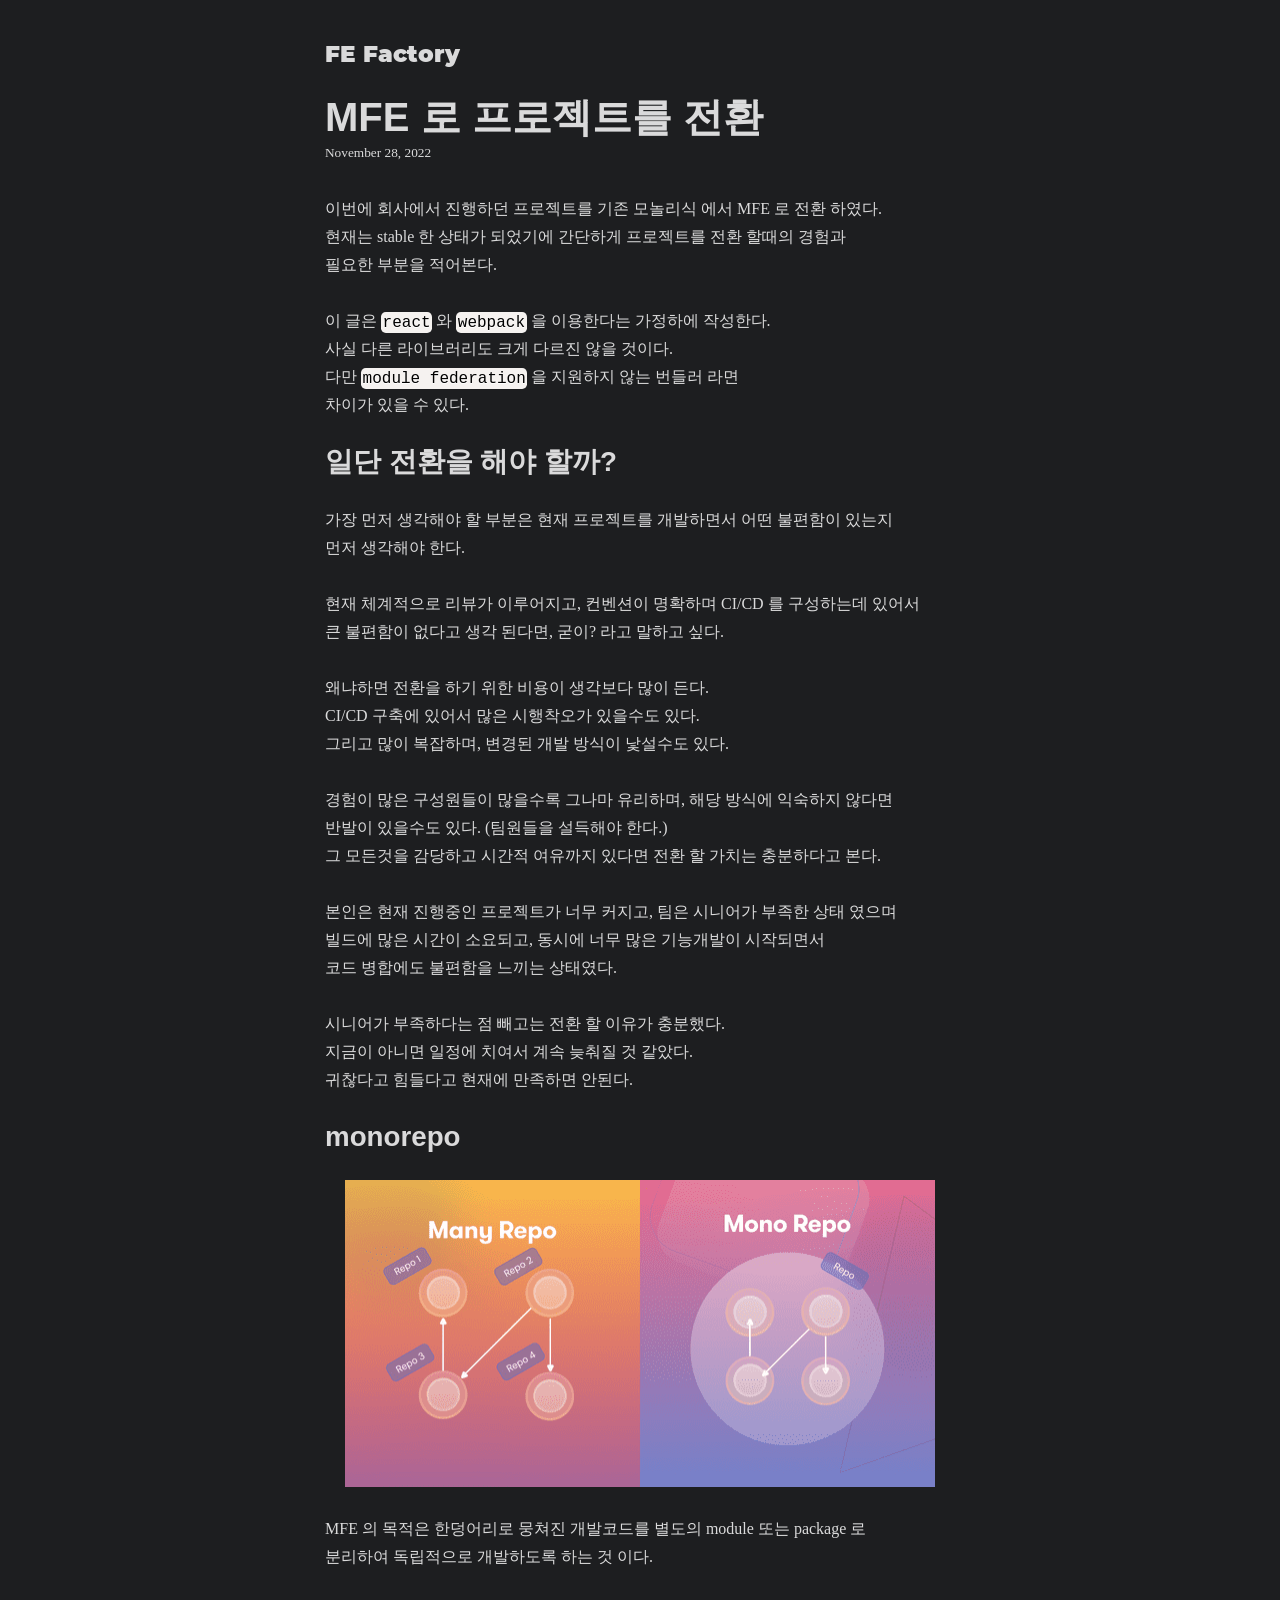
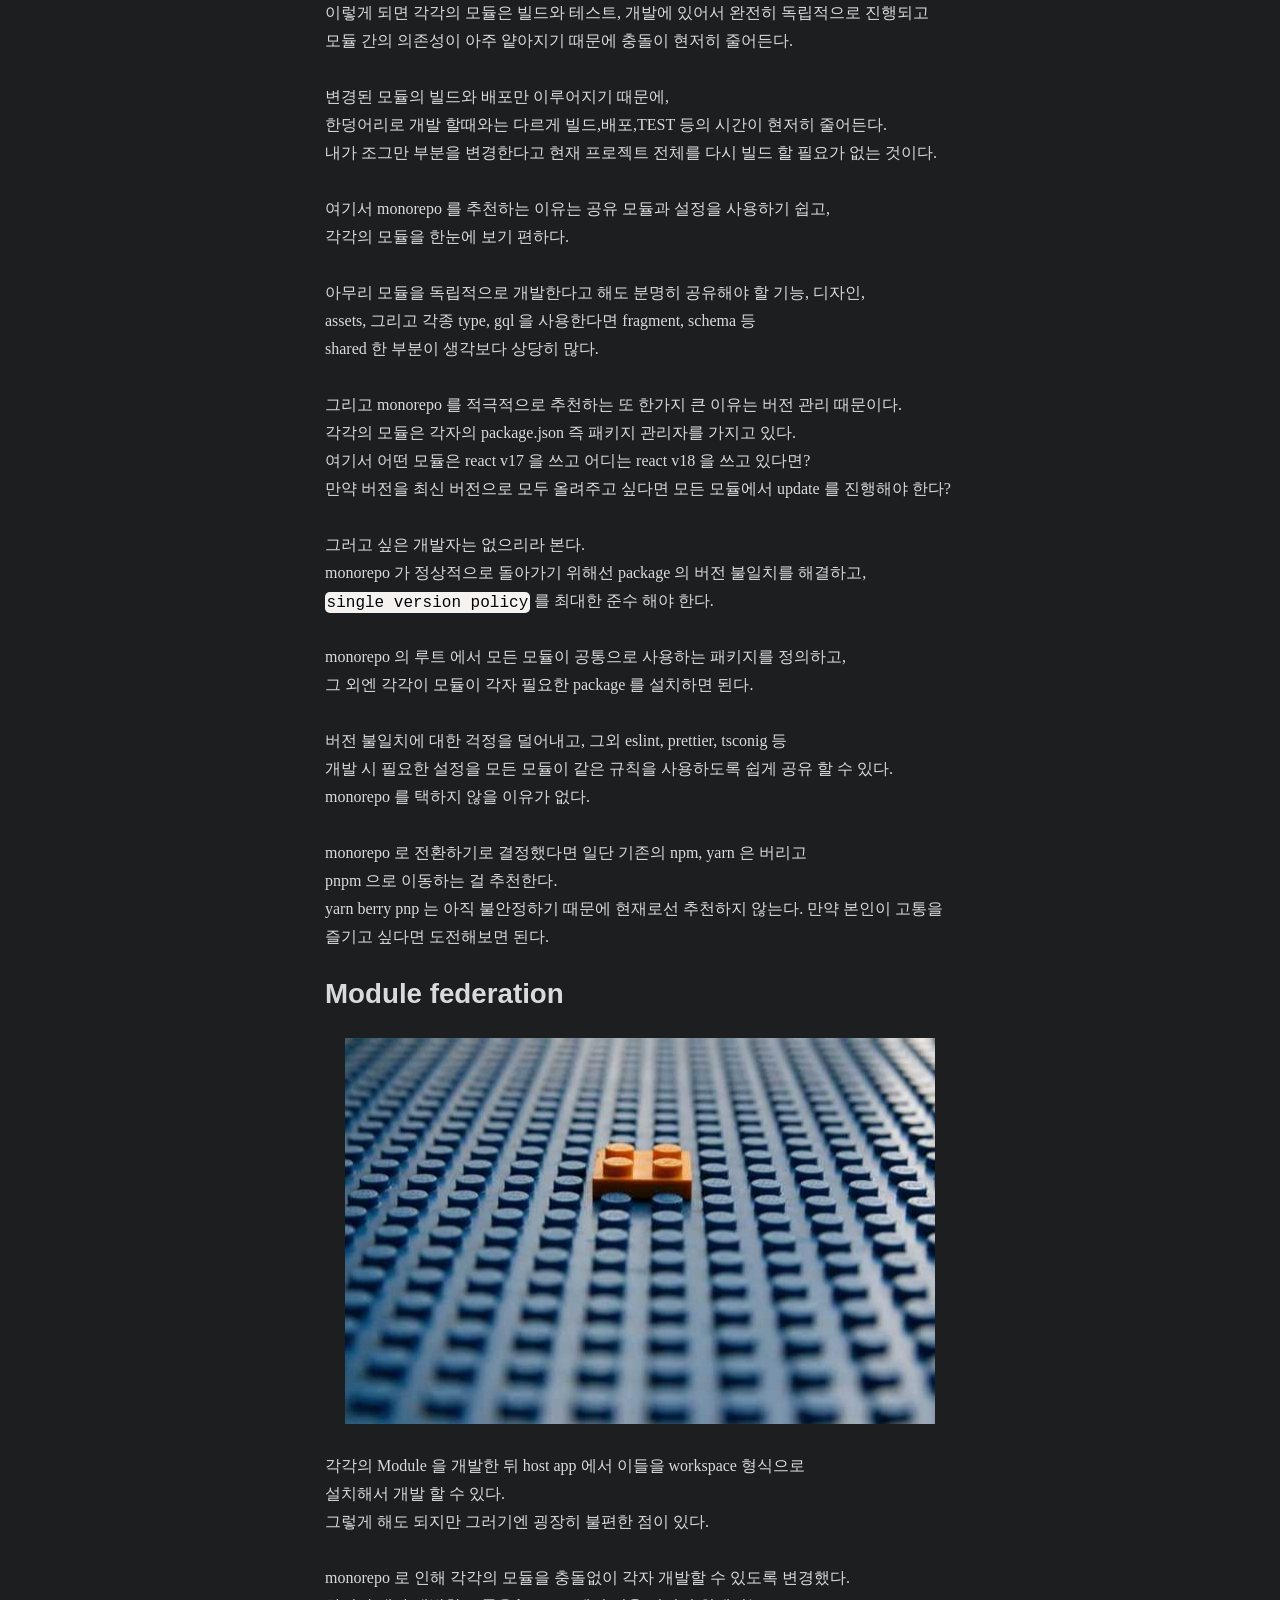
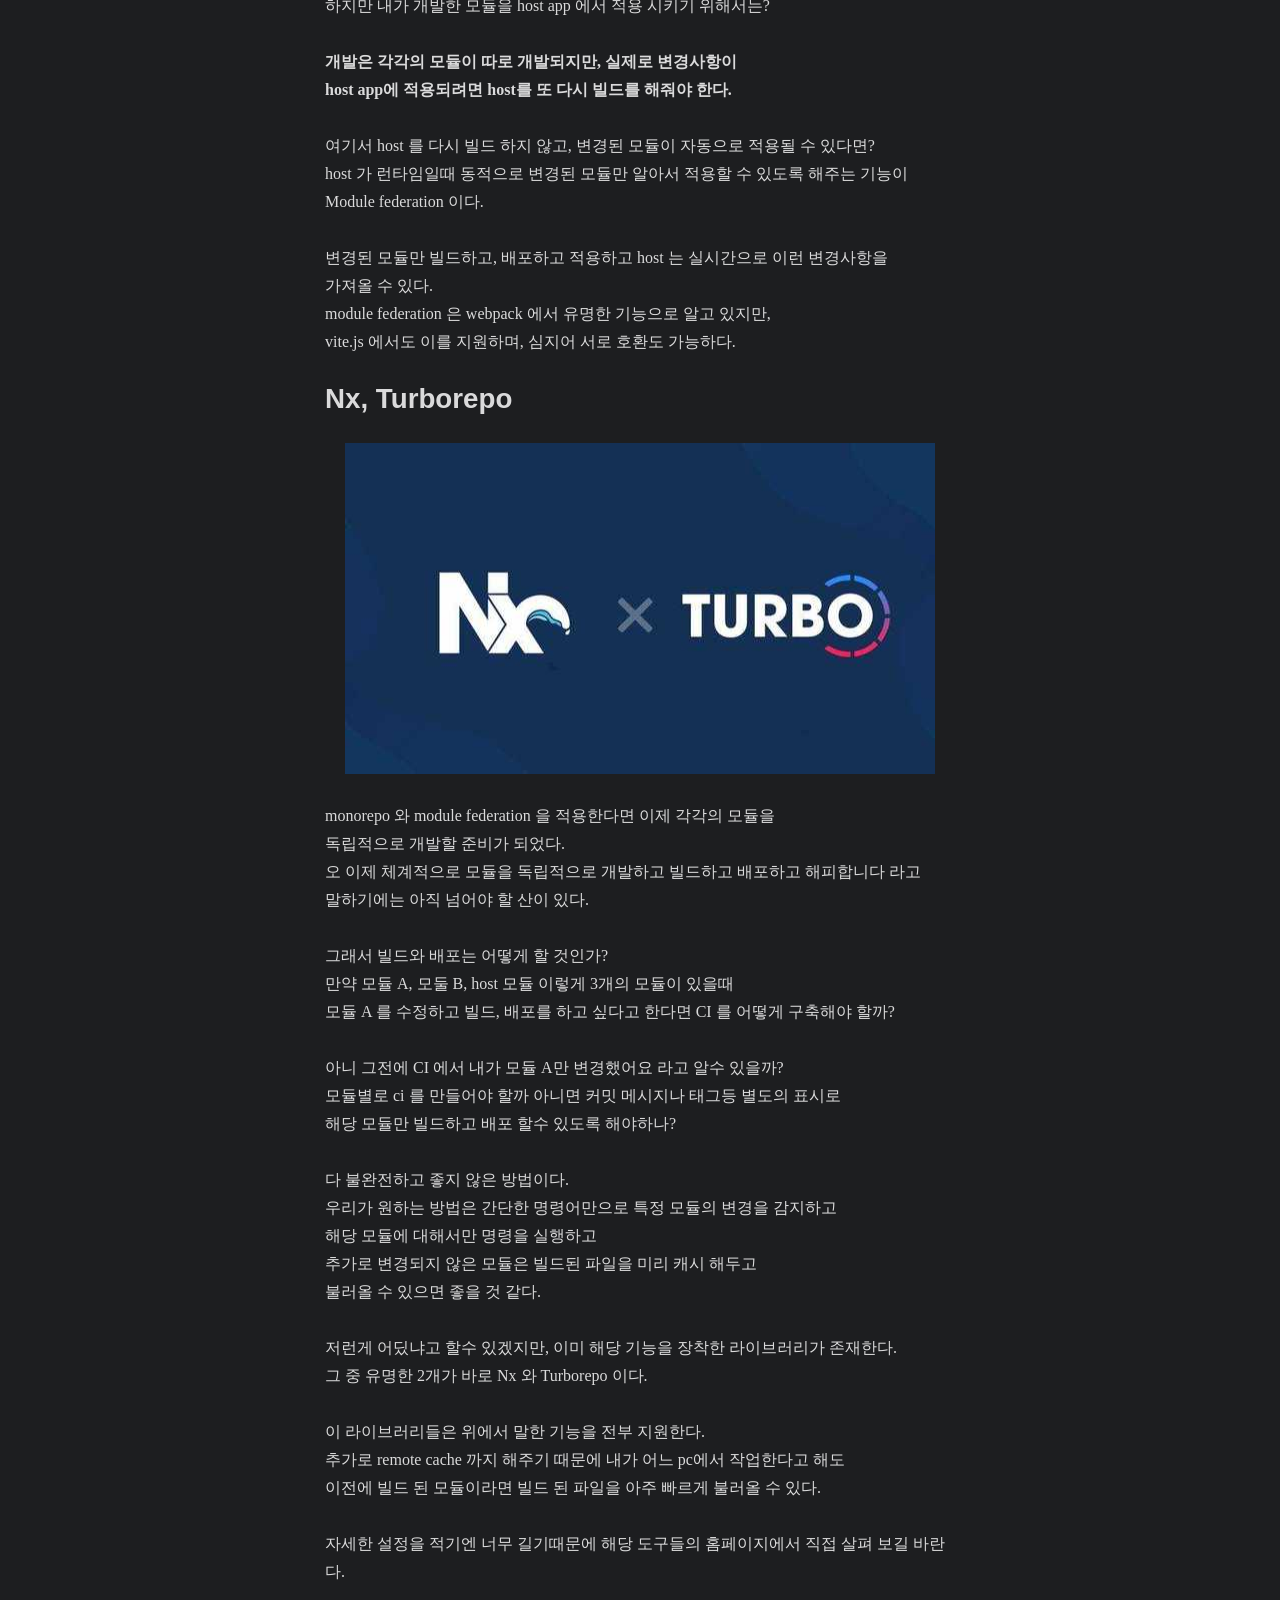
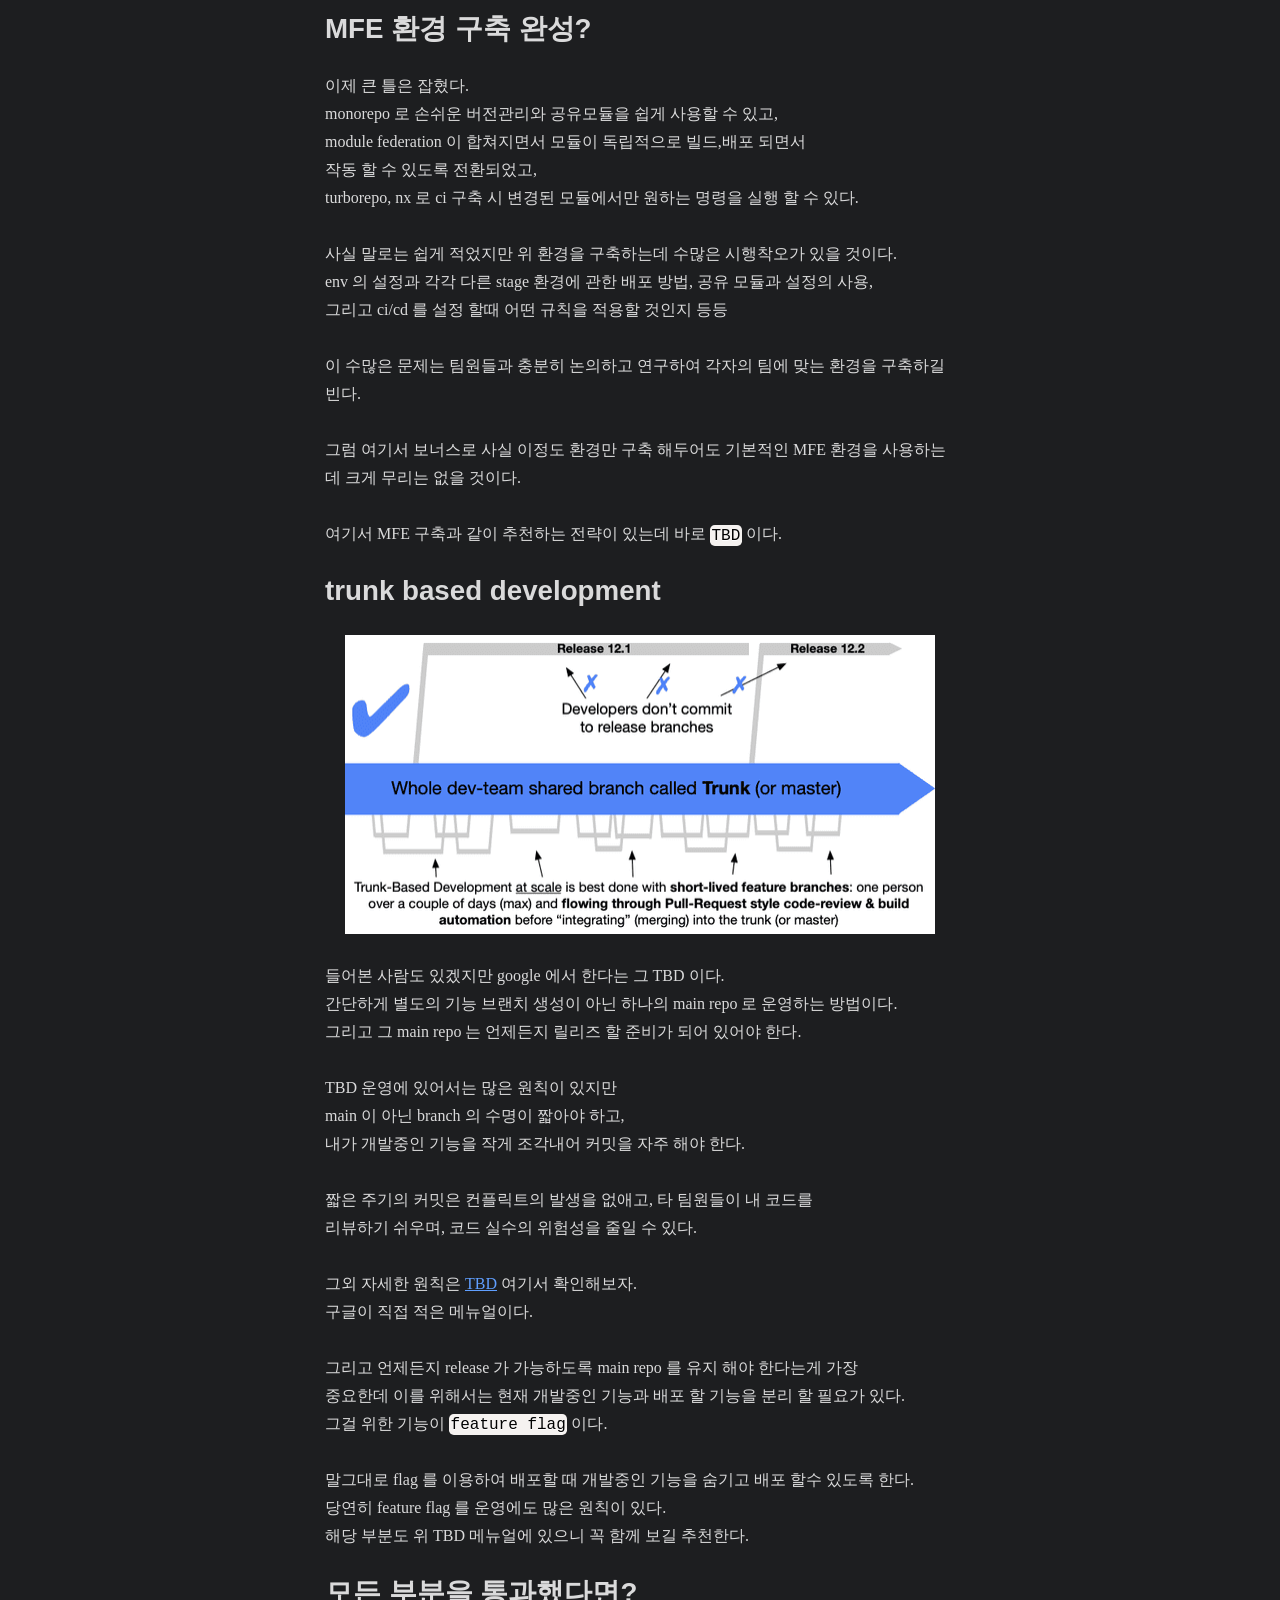
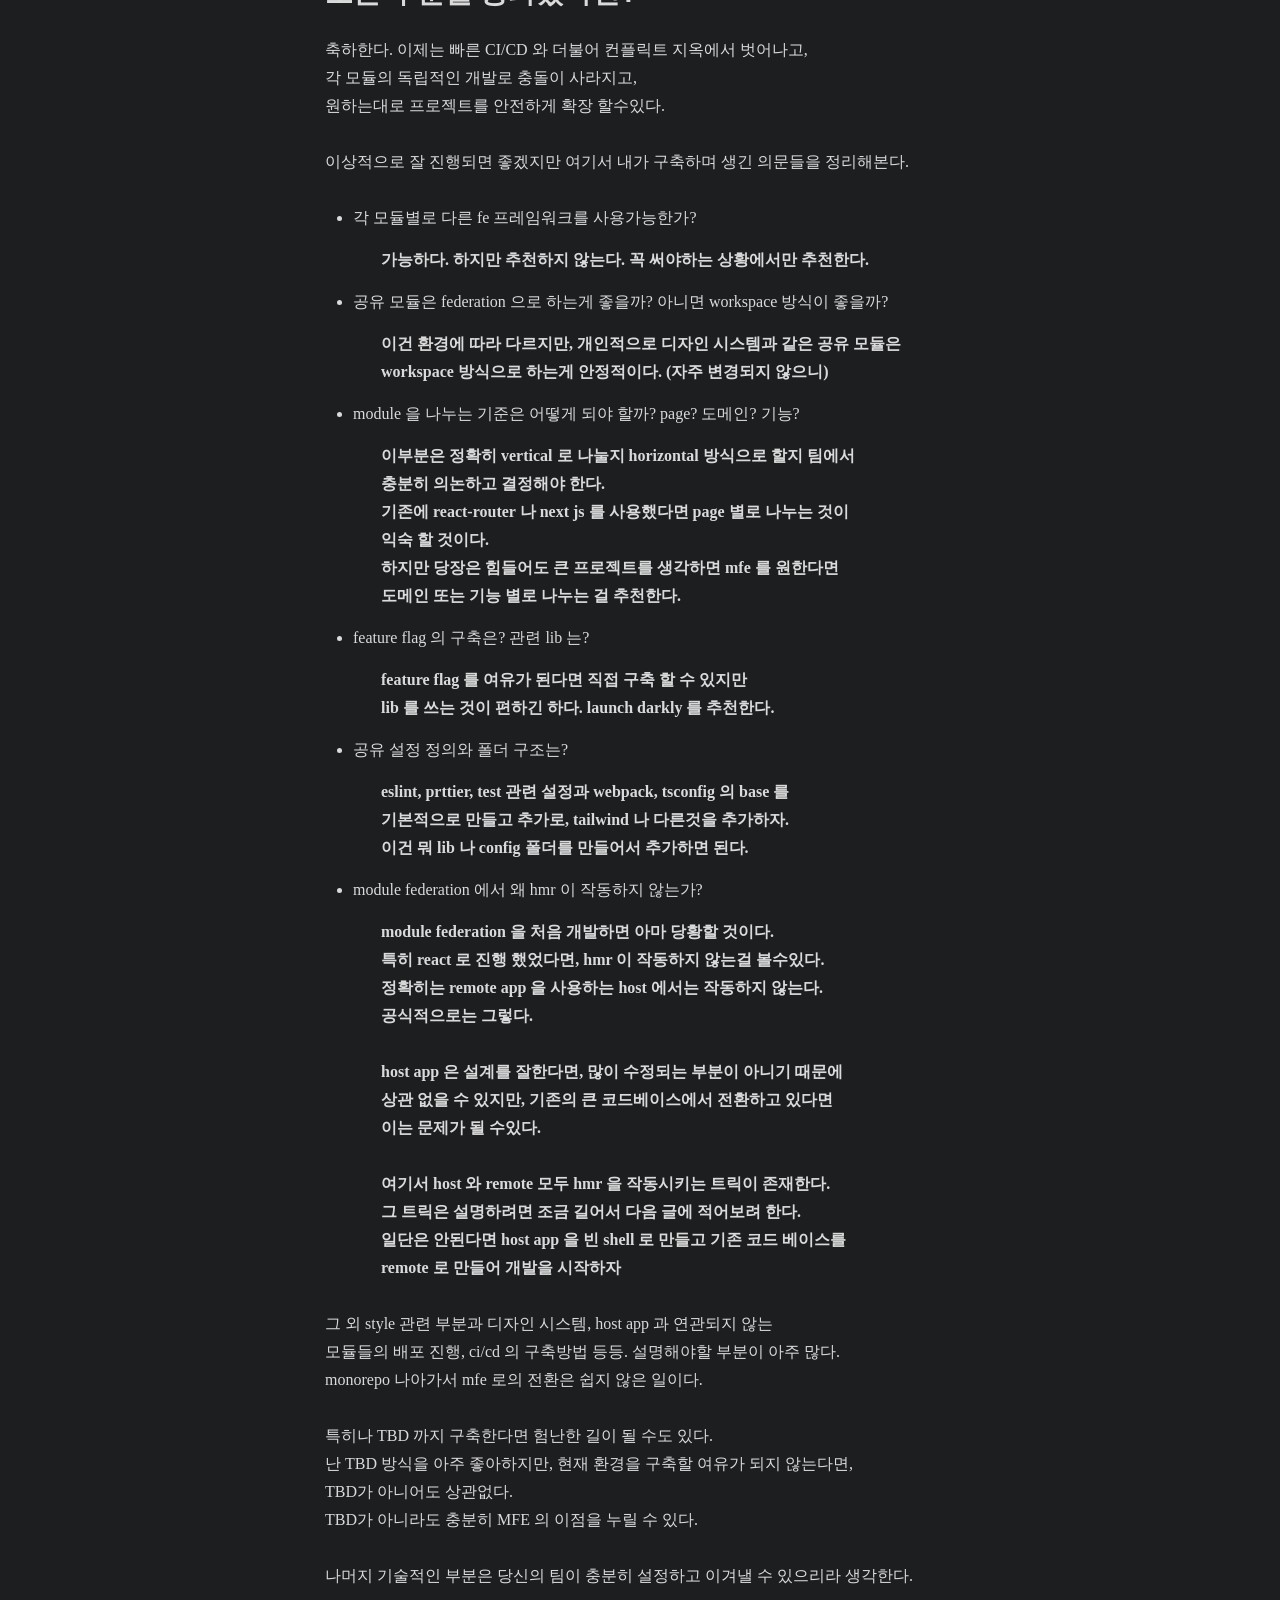
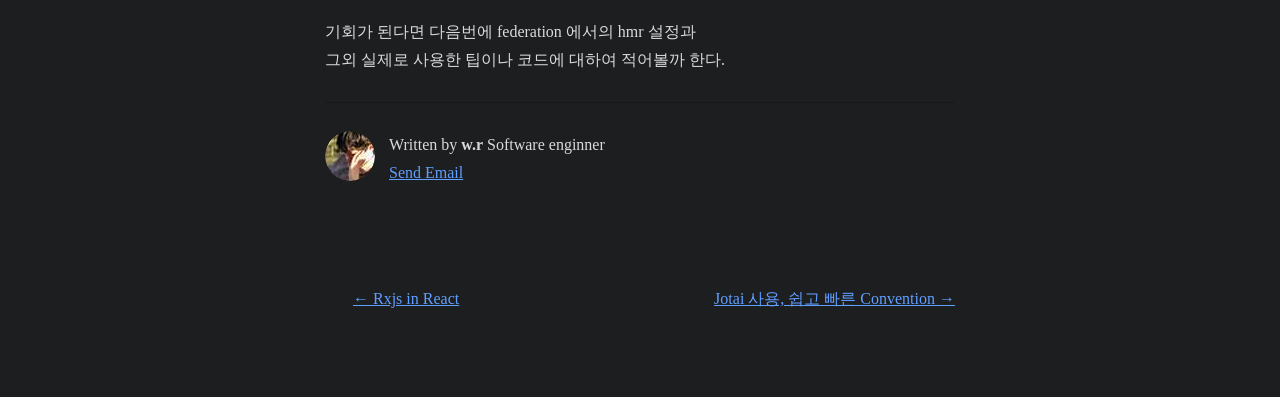
<file: 2022-11-28/index.html>
<!DOCTYPE html><html lang="ko"><head><meta charSet="utf-8"/><meta http-equiv="x-ua-compatible" content="ie=edge"/><meta name="viewport" content="width=device-width, initial-scale=1, shrink-to-fit=no"/><style id="typography.js">html{font-family:sans-serif;-ms-text-size-adjust:100%;-webkit-text-size-adjust:100%}body{margin:0}article,aside,details,figcaption,figure,footer,header,main,menu,nav,section,summary{display:block}audio,canvas,progress,video{display:inline-block}audio:not([controls]){display:none;height:0}progress{vertical-align:baseline}[hidden],template{display:none}a{background-color:transparent;}a:active,a:hover{outline-width:0}abbr[title]{border-bottom:none;text-decoration:underline;text-decoration:underline dotted}b,strong{font-weight:inherit;font-weight:bolder}dfn{font-style:italic}h1{font-size:2em;margin:.67em 0}mark{background-color:#ff0;color:#000}small{font-size:80%}sub,sup{font-size:75%;line-height:0;position:relative;vertical-align:baseline}sub{bottom:-.25em}sup{top:-.5em}img{border-style:none}svg:not(:root){overflow:hidden}code,kbd,pre,samp{font-family:monospace,monospace;font-size:1em}figure{margin:1em 40px}hr{box-sizing:content-box;height:0;overflow:visible}button,input,optgroup,select,textarea{font:inherit;margin:0}optgroup{font-weight:700}button,input{overflow:visible}button,select{text-transform:none}[type=reset],[type=submit],button,html [type=button]{-webkit-appearance:button}[type=button]::-moz-focus-inner,[type=reset]::-moz-focus-inner,[type=submit]::-moz-focus-inner,button::-moz-focus-inner{border-style:none;padding:0}[type=button]:-moz-focusring,[type=reset]:-moz-focusring,[type=submit]:-moz-focusring,button:-moz-focusring{outline:1px dotted ButtonText}fieldset{border:1px solid silver;margin:0 2px;padding:.35em .625em .75em}legend{box-sizing:border-box;color:inherit;display:table;max-width:100%;padding:0;white-space:normal}textarea{overflow:auto}[type=checkbox],[type=radio]{box-sizing:border-box;padding:0}[type=number]::-webkit-inner-spin-button,[type=number]::-webkit-outer-spin-button{height:auto}[type=search]{-webkit-appearance:textfield;outline-offset:-2px}[type=search]::-webkit-search-cancel-button,[type=search]::-webkit-search-decoration{-webkit-appearance:none}::-webkit-input-placeholder{color:inherit;opacity:.54}::-webkit-file-upload-button{-webkit-appearance:button;font:inherit}html{font:100%/1.75 'Spoqa Han Sans Neo',serif;box-sizing:border-box;overflow-y:scroll;}*{box-sizing:inherit;}*:before{box-sizing:inherit;}*:after{box-sizing:inherit;}body{color:hsla(0,0%,0%,0.9);font-family:'Spoqa Han Sans Neo',serif;font-weight:400;word-wrap:break-word;font-kerning:normal;-moz-font-feature-settings:"kern", "liga", "clig", "calt";-ms-font-feature-settings:"kern", "liga", "clig", "calt";-webkit-font-feature-settings:"kern", "liga", "clig", "calt";font-feature-settings:"kern", "liga", "clig", "calt";}img{max-width:100%;margin-left:0;margin-right:0;margin-top:0;padding-bottom:0;padding-left:0;padding-right:0;padding-top:0;margin-bottom:1.75rem;}h1{margin-left:0;margin-right:0;margin-top:0;padding-bottom:0;padding-left:0;padding-right:0;padding-top:0;margin-bottom:1.75rem;color:inherit;font-family:'Spoqa Han Sans Neo',sans-serif;font-weight:900;text-rendering:optimizeLegibility;font-size:2.5rem;line-height:1.1;}h2{margin-left:0;margin-right:0;margin-top:0;padding-bottom:0;padding-left:0;padding-right:0;padding-top:0;margin-bottom:1.75rem;color:inherit;font-family:'Spoqa Han Sans Neo',sans-serif;font-weight:900;text-rendering:optimizeLegibility;font-size:1.73286rem;line-height:1.1;}h3{margin-left:0;margin-right:0;margin-top:0;padding-bottom:0;padding-left:0;padding-right:0;padding-top:0;margin-bottom:1.75rem;color:inherit;font-family:'Spoqa Han Sans Neo',sans-serif;font-weight:900;text-rendering:optimizeLegibility;font-size:1.4427rem;line-height:1.1;}h4{margin-left:0;margin-right:0;margin-top:0;padding-bottom:0;padding-left:0;padding-right:0;padding-top:0;margin-bottom:1.75rem;color:inherit;font-family:'Spoqa Han Sans Neo',sans-serif;font-weight:900;text-rendering:optimizeLegibility;font-size:1rem;line-height:1.1;}h5{margin-left:0;margin-right:0;margin-top:0;padding-bottom:0;padding-left:0;padding-right:0;padding-top:0;margin-bottom:1.75rem;color:inherit;font-family:'Spoqa Han Sans Neo',sans-serif;font-weight:900;text-rendering:optimizeLegibility;font-size:0.83255rem;line-height:1.1;}h6{margin-left:0;margin-right:0;margin-top:0;padding-bottom:0;padding-left:0;padding-right:0;padding-top:0;margin-bottom:1.75rem;color:inherit;font-family:'Spoqa Han Sans Neo',sans-serif;font-weight:900;text-rendering:optimizeLegibility;font-size:0.75966rem;line-height:1.1;}hgroup{margin-left:0;margin-right:0;margin-top:0;padding-bottom:0;padding-left:0;padding-right:0;padding-top:0;margin-bottom:1.75rem;}ul{margin-left:1.75rem;margin-right:0;margin-top:0;padding-bottom:0;padding-left:0;padding-right:0;padding-top:0;margin-bottom:1.75rem;list-style-position:outside;list-style-image:none;}ol{margin-left:1.75rem;margin-right:0;margin-top:0;padding-bottom:0;padding-left:0;padding-right:0;padding-top:0;margin-bottom:1.75rem;list-style-position:outside;list-style-image:none;}dl{margin-left:0;margin-right:0;margin-top:0;padding-bottom:0;padding-left:0;padding-right:0;padding-top:0;margin-bottom:1.75rem;}dd{margin-left:0;margin-right:0;margin-top:0;padding-bottom:0;padding-left:0;padding-right:0;padding-top:0;margin-bottom:1.75rem;}p{margin-left:0;margin-right:0;margin-top:0;padding-bottom:0;padding-left:0;padding-right:0;padding-top:0;margin-bottom:1.75rem;}figure{margin-left:0;margin-right:0;margin-top:0;padding-bottom:0;padding-left:0;padding-right:0;padding-top:0;margin-bottom:1.75rem;}pre{margin-left:0;margin-right:0;margin-top:0;padding-bottom:0;padding-left:0;padding-right:0;padding-top:0;margin-bottom:1.75rem;font-size:0.85rem;line-height:1.75rem;}table{margin-left:0;margin-right:0;margin-top:0;padding-bottom:0;padding-left:0;padding-right:0;padding-top:0;margin-bottom:1.75rem;font-size:1rem;line-height:1.75rem;border-collapse:collapse;width:100%;}fieldset{margin-left:0;margin-right:0;margin-top:0;padding-bottom:0;padding-left:0;padding-right:0;padding-top:0;margin-bottom:1.75rem;}blockquote{margin-left:1.75rem;margin-right:1.75rem;margin-top:0;padding-bottom:0;padding-left:0;padding-right:0;padding-top:0;margin-bottom:1.75rem;}form{margin-left:0;margin-right:0;margin-top:0;padding-bottom:0;padding-left:0;padding-right:0;padding-top:0;margin-bottom:1.75rem;}noscript{margin-left:0;margin-right:0;margin-top:0;padding-bottom:0;padding-left:0;padding-right:0;padding-top:0;margin-bottom:1.75rem;}iframe{margin-left:0;margin-right:0;margin-top:0;padding-bottom:0;padding-left:0;padding-right:0;padding-top:0;margin-bottom:1.75rem;}hr{margin-left:0;margin-right:0;margin-top:0;padding-bottom:0;padding-left:0;padding-right:0;padding-top:0;margin-bottom:calc(1.75rem - 1px);background:hsla(0,0%,0%,0.2);border:none;height:1px;}address{margin-left:0;margin-right:0;margin-top:0;padding-bottom:0;padding-left:0;padding-right:0;padding-top:0;margin-bottom:1.75rem;}b{font-weight:700;}strong{font-weight:700;}dt{font-weight:700;}th{font-weight:700;}li{margin-bottom:calc(1.75rem / 2);}ol li{padding-left:0;}ul li{padding-left:0;}li > ol{margin-left:1.75rem;margin-bottom:calc(1.75rem / 2);margin-top:calc(1.75rem / 2);}li > ul{margin-left:1.75rem;margin-bottom:calc(1.75rem / 2);margin-top:calc(1.75rem / 2);}blockquote *:last-child{margin-bottom:0;}li *:last-child{margin-bottom:0;}p *:last-child{margin-bottom:0;}li > p{margin-bottom:calc(1.75rem / 2);}code{font-size:0.85rem;line-height:1.75rem;}kbd{font-size:0.85rem;line-height:1.75rem;}samp{font-size:0.85rem;line-height:1.75rem;}abbr{border-bottom:1px dotted hsla(0,0%,0%,0.5);cursor:help;}acronym{border-bottom:1px dotted hsla(0,0%,0%,0.5);cursor:help;}abbr[title]{border-bottom:1px dotted hsla(0,0%,0%,0.5);cursor:help;text-decoration:none;}thead{text-align:left;}td,th{text-align:left;border-bottom:1px solid hsla(0,0%,0%,0.12);font-feature-settings:"tnum";-moz-font-feature-settings:"tnum";-ms-font-feature-settings:"tnum";-webkit-font-feature-settings:"tnum";padding-left:1.16667rem;padding-right:1.16667rem;padding-top:0.875rem;padding-bottom:calc(0.875rem - 1px);}th:first-child,td:first-child{padding-left:0;}th:last-child,td:last-child{padding-right:0;}</style><style data-href="/styles.37087882f53630232b20.css" id="gatsby-global-css">@import url(//spoqa.github.io/spoqa-han-sans/css/SpoqaHanSansNeo.css);@font-face{font-family:Montserrat;font-style:normal;font-display:swap;font-weight:100;src:local("Montserrat Thin "),local("Montserrat-Thin"),url(/static/montserrat-latin-100-191cc9f50f3b76b9617cb383f19acb7d.woff2) format("woff2"),url(/static/montserrat-latin-100-370318464551d5f25b0f0a78f374faac.woff) format("woff")}@font-face{font-family:Montserrat;font-style:italic;font-display:swap;font-weight:100;src:local("Montserrat Thin italic"),local("Montserrat-Thinitalic"),url(/static/montserrat-latin-100italic-bdeaeb79db315697bd173a55b097dc18.woff2) format("woff2"),url(/static/montserrat-latin-100italic-ecf7d49386e8f265878e735db34a7c4b.woff) format("woff")}@font-face{font-family:Montserrat;font-style:normal;font-display:swap;font-weight:200;src:local("Montserrat Extra Light "),local("Montserrat-Extra Light"),url(/static/montserrat-latin-200-85d5ef9db7f2dc6979172a4a3b2c57cb.woff2) format("woff2"),url(/static/montserrat-latin-200-1fc98e126a3d152549240e6244d7e669.woff) format("woff")}@font-face{font-family:Montserrat;font-style:italic;font-display:swap;font-weight:200;src:local("Montserrat Extra Light italic"),local("Montserrat-Extra Lightitalic"),url(/static/montserrat-latin-200italic-49095760a498d024fe1a85a078850df9.woff2) format("woff2"),url(/static/montserrat-latin-200italic-fe46cf8b9462c820457d3bf537e4057f.woff) format("woff")}@font-face{font-family:Montserrat;font-style:normal;font-display:swap;font-weight:300;src:local("Montserrat Light "),local("Montserrat-Light"),url(/static/montserrat-latin-300-7c3daf12b706645b5d3710f863a4da04.woff2) format("woff2"),url(/static/montserrat-latin-300-8dc95fab9cf98d02ca8d76e97d3dff60.woff) format("woff")}@font-face{font-family:Montserrat;font-style:italic;font-display:swap;font-weight:300;src:local("Montserrat Light italic"),local("Montserrat-Lightitalic"),url(/static/montserrat-latin-300italic-f20b178ca2024a5eac8e42e6649db86c.woff2) format("woff2"),url(/static/montserrat-latin-300italic-3fe16939288856e8e828fa2661bf2354.woff) format("woff")}@font-face{font-family:Montserrat;font-style:normal;font-display:swap;font-weight:400;src:local("Montserrat Regular "),local("Montserrat-Regular"),url(/static/montserrat-latin-400-bc3aa95dca08f5fee5291e34959c27bc.woff2) format("woff2"),url(/static/montserrat-latin-400-8102c4838f9e3d08dad644290a9cb701.woff) format("woff")}@font-face{font-family:Montserrat;font-style:italic;font-display:swap;font-weight:400;src:local("Montserrat Regular italic"),local("Montserrat-Regularitalic"),url(/static/montserrat-latin-400italic-5cad650422a7184467af5a4d17b264c4.woff2) format("woff2"),url(/static/montserrat-latin-400italic-d191f22af3bb50902b99ac577f81a322.woff) format("woff")}@font-face{font-family:Montserrat;font-style:normal;font-display:swap;font-weight:500;src:local("Montserrat Medium "),local("Montserrat-Medium"),url(/static/montserrat-latin-500-92d16e458625f4d2c8940f6bdca0ff09.woff2) format("woff2"),url(/static/montserrat-latin-500-8b763220218ffc11c57c84ddb80e7b26.woff) format("woff")}@font-face{font-family:Montserrat;font-style:italic;font-display:swap;font-weight:500;src:local("Montserrat Medium italic"),local("Montserrat-Mediumitalic"),url(/static/montserrat-latin-500italic-47bfcca6b69d6a9acca7a8bff17193e2.woff2) format("woff2"),url(/static/montserrat-latin-500italic-72c01f753c3940c0b9cb6bf2389caddf.woff) format("woff")}@font-face{font-family:Montserrat;font-style:normal;font-display:swap;font-weight:600;src:local("Montserrat SemiBold "),local("Montserrat-SemiBold"),url(/static/montserrat-latin-600-6fb1b5623e528e27c18658fecf5ee0ee.woff2) format("woff2"),url(/static/montserrat-latin-600-7c839d15a6f54e7025ba8c0c4b333e8f.woff) format("woff")}@font-face{font-family:Montserrat;font-style:italic;font-display:swap;font-weight:600;src:local("Montserrat SemiBold italic"),local("Montserrat-SemiBolditalic"),url(/static/montserrat-latin-600italic-60789af1c9338ed1a9546722ec54b4f7.woff2) format("woff2"),url(/static/montserrat-latin-600italic-f3d4de8d0afb19e777c79032ce828e3d.woff) format("woff")}@font-face{font-family:Montserrat;font-style:normal;font-display:swap;font-weight:700;src:local("Montserrat Bold "),local("Montserrat-Bold"),url(/static/montserrat-latin-700-39d93cf678c740f9f6b2b1cfde34bee3.woff2) format("woff2"),url(/static/montserrat-latin-700-80f10bd382f0df1cd650fec59f3c9394.woff) format("woff")}@font-face{font-family:Montserrat;font-style:italic;font-display:swap;font-weight:700;src:local("Montserrat Bold italic"),local("Montserrat-Bolditalic"),url(/static/montserrat-latin-700italic-ba136d97b14e82284dd595e257f11c47.woff2) format("woff2"),url(/static/montserrat-latin-700italic-8c98142b425630821139c24bd1698700.woff) format("woff")}@font-face{font-family:Montserrat;font-style:normal;font-display:swap;font-weight:800;src:local("Montserrat ExtraBold "),local("Montserrat-ExtraBold"),url(/static/montserrat-latin-800-b7018be9ed6cd94da8b6675b3a468c3b.woff2) format("woff2"),url(/static/montserrat-latin-800-9a9befcf50d64f9d2d19d8b1d1984add.woff) format("woff")}@font-face{font-family:Montserrat;font-style:italic;font-display:swap;font-weight:800;src:local("Montserrat ExtraBold italic"),local("Montserrat-ExtraBolditalic"),url(/static/montserrat-latin-800italic-540ffdd223d1a9ad3d4e678e1a23372e.woff2) format("woff2"),url(/static/montserrat-latin-800italic-897086f99f4e1f45e6b1e9368527d0bc.woff) format("woff")}@font-face{font-family:Montserrat;font-style:normal;font-display:swap;font-weight:900;src:local("Montserrat Black "),local("Montserrat-Black"),url(/static/montserrat-latin-900-58cd789700850375b834e8b6776002eb.woff2) format("woff2"),url(/static/montserrat-latin-900-26d42c9428780e545a540bbb50c84bce.woff) format("woff")}@font-face{font-family:Montserrat;font-style:italic;font-display:swap;font-weight:900;src:local("Montserrat Black italic"),local("Montserrat-Blackitalic"),url(/static/montserrat-latin-900italic-451157bc8861fe54f523b3669a3def71.woff2) format("woff2"),url(/static/montserrat-latin-900italic-a8ec4957e1c24f5793305763ad9845b3.woff) format("woff")}@font-face{font-family:Merriweather;font-style:normal;font-display:swap;font-weight:300;src:local("Merriweather Light "),local("Merriweather-Light"),url(/static/merriweather-latin-300-b1158cfcd4aacb9d8fb61625e37af46a.woff2) format("woff2"),url(/static/merriweather-latin-300-cc7de05e166e90320d7d896e0f72a19d.woff) format("woff")}@font-face{font-family:Merriweather;font-style:italic;font-display:swap;font-weight:300;src:local("Merriweather Light italic"),local("Merriweather-Lightitalic"),url(/static/merriweather-latin-300italic-8fe52a48089d6ebe46db0b8e7cc66263.woff2) format("woff2"),url(/static/merriweather-latin-300italic-e1331f5397c2a673f9d3765138debdb5.woff) format("woff")}@font-face{font-family:Merriweather;font-style:normal;font-display:swap;font-weight:400;src:local("Merriweather Regular "),local("Merriweather-Regular"),url(/static/merriweather-latin-400-8276fdb72ae8f4714d4e6eba704cc39f.woff2) format("woff2"),url(/static/merriweather-latin-400-69f09800f4f6479d06e44eba837df872.woff) format("woff")}@font-face{font-family:Merriweather;font-style:italic;font-display:swap;font-weight:400;src:local("Merriweather Regular italic"),local("Merriweather-Regularitalic"),url(/static/merriweather-latin-400italic-3a9be9ea9f7aa4af6de7307df21d9fc0.woff2) format("woff2"),url(/static/merriweather-latin-400italic-d76079ed7541a433a54f79316de086e9.woff) format("woff")}@font-face{font-family:Merriweather;font-style:normal;font-display:swap;font-weight:700;src:local("Merriweather Bold "),local("Merriweather-Bold"),url(/static/merriweather-latin-700-fa534be7ffa380e39a7f6e03bf9a5e03.woff2) format("woff2"),url(/static/merriweather-latin-700-ba56ea84b8084b7ff9677f50d3cd81bd.woff) format("woff")}@font-face{font-family:Merriweather;font-style:italic;font-display:swap;font-weight:700;src:local("Merriweather Bold italic"),local("Merriweather-Bolditalic"),url(/static/merriweather-latin-700italic-1ef5edaaa20ae53ea50399884c5e48c6.woff2) format("woff2"),url(/static/merriweather-latin-700italic-534bc9e7ce93c73d73426e46acd78092.woff) format("woff")}@font-face{font-family:Merriweather;font-style:normal;font-display:swap;font-weight:900;src:local("Merriweather Black "),local("Merriweather-Black"),url(/static/merriweather-latin-900-7528fb70e8a4a82c7305e72ff43ac25f.woff2) format("woff2"),url(/static/merriweather-latin-900-3799b6e2f5ed3fcccf9d7a708d7419fa.woff) format("woff")}@font-face{font-family:Merriweather;font-style:italic;font-display:swap;font-weight:900;src:local("Merriweather Black italic"),local("Merriweather-Blackitalic"),url(/static/merriweather-latin-900italic-e1b4d2aaa78e12ad84aaf8a56321e4c2.woff2) format("woff2"),url(/static/merriweather-latin-900italic-2ae22f731b3424e8dbb4b37f7ca6e708.woff) format("woff")}body{background-color:var(--theme);--theme:#1d1e20;--entry:#2e2e33;--pblue:#609fff;--primary:hsla(0,0%,100%,0.84);--secondary:hsla(0,0%,100%,0.56);--tertiary:hsla(0,0%,100%,0.16);--content:hsla(0,0%,100%,0.74);--hljs-bg:#2e2e33;--code-bg:#37383e;--border:#333;--gap:24px;--radius:8px}img{display:block;margin:0 auto}.link-post{margin-bottom:calc(var(--gap)*1.5)}.link-title{color:var(--primary)}.link-desc{color:var(--secondary);margin-bottom:0}a:link,a:visited{color:var(--pblue)}code[class*=language-],pre[class*=language-]{color:#000;background:none;text-shadow:0 1px #fff;font-family:Consolas,Monaco,Andale Mono,Ubuntu Mono,monospace;font-size:1em;text-align:left;white-space:pre;word-spacing:normal;word-break:normal;word-wrap:normal;line-height:1.5;tab-size:4;-webkit-hyphens:none;hyphens:none}code[class*=language-]::selection,code[class*=language-] ::selection,pre[class*=language-]::selection,pre[class*=language-] ::selection{text-shadow:none;background:#b3d4fc}@media print{code[class*=language-],pre[class*=language-]{text-shadow:none}}pre[class*=language-]{padding:1em;margin:.5em 0;overflow:auto}:not(pre)>code[class*=language-],pre[class*=language-]{background:#f5f2f0}:not(pre)>code[class*=language-]{padding:.1em;border-radius:.3em;white-space:normal}.token.cdata,.token.comment,.token.doctype,.token.prolog{color:#708090}.token.punctuation{color:#999}.token.namespace{opacity:.7}.token.boolean,.token.constant,.token.deleted,.token.number,.token.property,.token.symbol,.token.tag{color:#905}.token.attr-name,.token.builtin,.token.char,.token.inserted,.token.selector,.token.string{color:#690}.language-css .token.string,.style .token.string,.token.entity,.token.operator,.token.url{color:#9a6e3a;background:hsla(0,0%,100%,.5)}.token.atrule,.token.attr-value,.token.keyword{color:#07a}.token.class-name,.token.function{color:#dd4a68}.token.important,.token.regex,.token.variable{color:#e90}.token.bold,.token.important{font-weight:700}.token.italic{font-style:italic}.token.entity{cursor:help}</style><meta name="generator" content="Gatsby 2.32.13"/><link rel="sitemap" type="application/xml" href="/sitemap.xml"/><link rel="preconnect" href="https://www.google-analytics.com"/><link rel="dns-prefetch" href="https://www.google-analytics.com"/><link rel="alternate" type="application/rss+xml" href="/rss.xml"/><link rel="icon" href="/favicon-32x32.png?v=0f40eccc76f1834aab0a5215019710bb" type="image/png"/><link rel="manifest" href="/manifest.webmanifest" crossorigin="anonymous"/><meta name="theme-color" content="#ffffff"/><link rel="apple-touch-icon" sizes="48x48" href="/icons/icon-48x48.png?v=0f40eccc76f1834aab0a5215019710bb"/><link rel="apple-touch-icon" sizes="72x72" href="/icons/icon-72x72.png?v=0f40eccc76f1834aab0a5215019710bb"/><link rel="apple-touch-icon" sizes="96x96" href="/icons/icon-96x96.png?v=0f40eccc76f1834aab0a5215019710bb"/><link rel="apple-touch-icon" sizes="144x144" href="/icons/icon-144x144.png?v=0f40eccc76f1834aab0a5215019710bb"/><link rel="apple-touch-icon" sizes="192x192" href="/icons/icon-192x192.png?v=0f40eccc76f1834aab0a5215019710bb"/><link rel="apple-touch-icon" sizes="256x256" href="/icons/icon-256x256.png?v=0f40eccc76f1834aab0a5215019710bb"/><link rel="apple-touch-icon" sizes="384x384" href="/icons/icon-384x384.png?v=0f40eccc76f1834aab0a5215019710bb"/><link rel="apple-touch-icon" sizes="512x512" href="/icons/icon-512x512.png?v=0f40eccc76f1834aab0a5215019710bb"/><title data-react-helmet="true">MFE 로 프로젝트를 전환 | FE Factory</title><meta data-react-helmet="true" name="description" content="Module Federation &amp; TBD 와 함께 사용해보자"/><meta data-react-helmet="true" property="og:title" content="MFE 로 프로젝트를 전환"/><meta data-react-helmet="true" property="og:description" content="Module Federation &amp; TBD 와 함께 사용해보자"/><meta data-react-helmet="true" property="og:type" content="website"/><meta data-react-helmet="true" name="naver-site-verification" content="76f6ac32f3fb1d4edd76ca9e23147df017e84e1e"/><meta data-react-helmet="true" name="google-site-verification" content="xpWaxIvUUroKZmiqn47I1cdGg6BlValEeeZUZIBOl-k"/><link href="//fonts.googleapis.com/css?family=Noto+Serif+KR:400,700|Noto+Sans+KR:400,700" rel="stylesheet" type="text/css"/><link as="script" rel="preload" href="/webpack-runtime-6403a9343c4daea86c21.js"/><link as="script" rel="preload" href="/framework-643cd9d57cfac08fd2c4.js"/><link as="script" rel="preload" href="/styles-3c579c614835d628a567.js"/><link as="script" rel="preload" href="/app-e0eca157ef08c2086462.js"/><link as="script" rel="preload" href="/commons-4533d1fa39224d48c06a.js"/><link as="script" rel="preload" href="/cd7d5f864fc9e15ed8adef086269b0aeff617554-e6e6efc05ff6d94c0fa4.js"/><link as="script" rel="preload" href="/component---src-templates-blog-post-js-575aaa1fccbb0c3ee048.js"/><link as="fetch" rel="preload" href="/page-data/2022-11-28/page-data.json" crossorigin="anonymous"/><link as="fetch" rel="preload" href="/page-data/sq/d/2841359383.json" crossorigin="anonymous"/><link as="fetch" rel="preload" href="/page-data/sq/d/3490846071.json" crossorigin="anonymous"/><link as="fetch" rel="preload" href="/page-data/app-data.json" crossorigin="anonymous"/></head><body><div id="___gatsby"><div style="outline:none" tabindex="-1" id="gatsby-focus-wrapper"><div style="margin-left:auto;margin-right:auto;max-width:42rem;padding:2.625rem 1.3125rem;color:#1d1d1f"><header><h3 class="link-title" style="font-family:Montserrat, sans-serif;margin-top:0"><a style="box-shadow:none;color:inherit;text-decoration:none" href="/">FE Factory</a></h3></header><main class="link-title"><article><header><h1 style="margin-top:1.75rem;margin-bottom:0">MFE 로 프로젝트를 전환</h1><p style="font-size:0.83255rem;line-height:1.75rem;display:block;margin-bottom:1.75rem">November 28, 2022</p></header><section><p>이번에 회사에서 진행하던 프로젝트를 기존 모놀리식 에서 MFE 로 전환 하였다.<br>
현재는 stable 한 상태가 되었기에 간단하게 프로젝트를 전환 할때의 경험과<br>
필요한 부분을 적어본다.</p>
<p>이 글은 <code class="language-text">react</code> 와 <code class="language-text">webpack</code> 을 이용한다는 가정하에 작성한다.<br>
사실 다른 라이브러리도 크게 다르진 않을 것이다.<br>
다만 <code class="language-text">module federation</code> 을 지원하지 않는 번들러 라면<br>
차이가 있을 수 있다.</p>
<h2>일단 전환을 해야 할까?</h2>
<p>가장 먼저 생각해야 할 부분은 현재 프로젝트를 개발하면서 어떤 불편함이 있는지<br>
먼저 생각해야 한다.</p>
<p>현재 체계적으로 리뷰가 이루어지고, 컨벤션이 명확하며 CI/CD 를 구성하는데 있어서<br>
큰 불편함이 없다고 생각 된다면, 굳이? 라고 말하고 싶다.</p>
<p>왜냐하면 전환을 하기 위한 비용이 생각보다 많이 든다.<br>
CI/CD 구축에 있어서 많은 시행착오가 있을수도 있다.<br>
그리고 많이 복잡하며, 변경된 개발 방식이 낯설수도 있다.</p>
<p>경험이 많은 구성원들이 많을수록 그나마 유리하며, 해당 방식에 익숙하지 않다면<br>
반발이 있을수도 있다. (팀원들을 설득해야 한다.)<br>
그 모든것을 감당하고 시간적 여유까지 있다면 전환 할 가치는 충분하다고 본다.</p>
<p>본인은 현재 진행중인 프로젝트가 너무 커지고, 팀은 시니어가 부족한 상태 였으며<br>
빌드에 많은 시간이 소요되고, 동시에 너무 많은 기능개발이 시작되면서<br>
코드 병합에도 불편함을 느끼는 상태였다.</p>
<p>시니어가 부족하다는 점 빼고는 전환 할 이유가 충분했다.<br>
지금이 아니면 일정에 치여서 계속 늦춰질 것 같았다.<br>
귀찮다고 힘들다고 현재에 만족하면 안된다.</p>
<h2>monorepo</h2>
<p><span
      class="gatsby-resp-image-wrapper"
      style="position: relative; display: block; margin-left: auto; margin-right: auto; max-width: 590px; "
    >
      <a
    class="gatsby-resp-image-link"
    href="/static/c44c876a03eb21813371919b0ea9601d/97a96/1128-1.png"
    style="display: block"
    target="_blank"
    rel="noopener"
  >
    <span
    class="gatsby-resp-image-background-image"
    style="padding-bottom: 52.02702702702703%; position: relative; bottom: 0; left: 0; background-image: url('[data-uri]'); background-size: cover; display: block;"
  ></span>
  <img
        class="gatsby-resp-image-image"
        alt="monorepo"
        title="monorepo"
        src="/static/c44c876a03eb21813371919b0ea9601d/fcda8/1128-1.png"
        srcset="/static/c44c876a03eb21813371919b0ea9601d/12f09/1128-1.png 148w,
/static/c44c876a03eb21813371919b0ea9601d/e4a3f/1128-1.png 295w,
/static/c44c876a03eb21813371919b0ea9601d/fcda8/1128-1.png 590w,
/static/c44c876a03eb21813371919b0ea9601d/efc66/1128-1.png 885w,
/static/c44c876a03eb21813371919b0ea9601d/c83ae/1128-1.png 1180w,
/static/c44c876a03eb21813371919b0ea9601d/97a96/1128-1.png 2400w"
        sizes="(max-width: 590px) 100vw, 590px"
        style="width:100%;height:100%;margin:0;vertical-align:middle;position:absolute;top:0;left:0;"
        loading="lazy"
      />
  </a>
    </span></p>
<p>MFE 의 목적은 한덩어리로 뭉쳐진 개발코드를 별도의 module 또는 package 로<br>
분리하여 독립적으로 개발하도록 하는 것 이다.</p>
<p>이렇게 되면 각각의 모듈은 빌드와 테스트, 개발에 있어서 완전히 독립적으로 진행되고<br>
모듈 간의 의존성이 아주 얕아지기 때문에 충돌이 현저히 줄어든다.</p>
<p>변경된 모듈의 빌드와 배포만 이루어지기 때문에,<br>
한덩어리로 개발 할때와는 다르게 빌드,배포,TEST 등의 시간이 현저히 줄어든다.<br>
내가 조그만 부분을 변경한다고 현재 프로젝트 전체를 다시 빌드 할 필요가 없는 것이다.</p>
<p>여기서 monorepo 를 추천하는 이유는 공유 모듈과 설정을 사용하기 쉽고,<br>
각각의 모듈을 한눈에 보기 편하다.</p>
<p>아무리 모듈을 독립적으로 개발한다고 해도 분명히 공유해야 할 기능, 디자인,<br>
assets, 그리고 각종 type, gql 을 사용한다면 fragment, schema 등<br>
shared 한 부분이 생각보다 상당히 많다.</p>
<p>그리고 monorepo 를 적극적으로 추천하는 또 한가지 큰 이유는 버전 관리 때문이다.<br>
각각의 모듈은 각자의 package.json 즉 패키지 관리자를 가지고 있다.<br>
여기서 어떤 모듈은 react v17 을 쓰고 어디는 react v18 을 쓰고 있다면?<br>
만약 버전을 최신 버전으로 모두 올려주고 싶다면 모든 모듈에서 update 를 진행해야 한다?</p>
<p>그러고 싶은 개발자는 없으리라 본다.<br>
monorepo 가 정상적으로 돌아가기 위해선 package 의 버전 불일치를 해결하고,<br>
<code class="language-text">single version policy</code> 를 최대한 준수 해야 한다.</p>
<p>monorepo 의 루트 에서 모든 모듈이 공통으로 사용하는 패키지를 정의하고,<br>
그 외엔 각각이 모듈이 각자 필요한 package 를 설치하면 된다.</p>
<p>버전 불일치에 대한 걱정을 덜어내고, 그외 eslint, prettier, tsconig 등<br>
개발 시 필요한 설정을 모든 모듈이 같은 규칙을 사용하도록 쉽게 공유 할 수 있다.<br>
monorepo 를 택하지 않을 이유가 없다.</p>
<p>monorepo 로 전환하기로 결정했다면 일단 기존의 npm, yarn 은 버리고<br>
pnpm 으로 이동하는 걸 추천한다.<br>
yarn berry pnp 는 아직 불안정하기 때문에 현재로선 추천하지 않는다.
만약 본인이 고통을 즐기고 싶다면 도전해보면 된다.</p>
<h2>Module federation</h2>
<p><span
      class="gatsby-resp-image-wrapper"
      style="position: relative; display: block; margin-left: auto; margin-right: auto; max-width: 590px; "
    >
      <a
    class="gatsby-resp-image-link"
    href="/static/b62373facaca54dc9e2100802b7478d9/e5166/1128-2.jpg"
    style="display: block"
    target="_blank"
    rel="noopener"
  >
    <span
    class="gatsby-resp-image-background-image"
    style="padding-bottom: 65.54054054054055%; position: relative; bottom: 0; left: 0; background-image: url('[data-uri]'); background-size: cover; display: block;"
  ></span>
  <img
        class="gatsby-resp-image-image"
        alt="federation"
        title="federation"
        src="/static/b62373facaca54dc9e2100802b7478d9/1c72d/1128-2.jpg"
        srcset="/static/b62373facaca54dc9e2100802b7478d9/a80bd/1128-2.jpg 148w,
/static/b62373facaca54dc9e2100802b7478d9/1c91a/1128-2.jpg 295w,
/static/b62373facaca54dc9e2100802b7478d9/1c72d/1128-2.jpg 590w,
/static/b62373facaca54dc9e2100802b7478d9/a8a14/1128-2.jpg 885w,
/static/b62373facaca54dc9e2100802b7478d9/fbd2c/1128-2.jpg 1180w,
/static/b62373facaca54dc9e2100802b7478d9/e5166/1128-2.jpg 1200w"
        sizes="(max-width: 590px) 100vw, 590px"
        style="width:100%;height:100%;margin:0;vertical-align:middle;position:absolute;top:0;left:0;"
        loading="lazy"
      />
  </a>
    </span></p>
<p>각각의 Module 을 개발한 뒤 host app 에서 이들을 workspace 형식으로<br>
설치해서 개발 할 수 있다.<br>
그렇게 해도 되지만 그러기엔 굉장히 불편한 점이 있다.</p>
<p>monorepo 로 인해 각각의 모듈을 충돌없이 각자 개발할 수 있도록 변경했다.<br>
하지만 내가 개발한 모듈을 host app 에서 적용 시키기 위해서는?</p>
<p><strong>개발은 각각의 모듈이 따로 개발되지만, 실제로 변경사항이<br>
host app에 적용되려면 host를 또 다시 빌드를 해줘야 한다.</strong></p>
<p>여기서 host 를 다시 빌드 하지 않고, 변경된 모듈이 자동으로 적용될 수 있다면?<br>
host 가 런타임일때 동적으로 변경된 모듈만 알아서 적용할 수 있도록 해주는 기능이<br>
Module federation 이다.</p>
<p>변경된 모듈만 빌드하고, 배포하고 적용하고 host 는 실시간으로 이런 변경사항을<br>
가져올 수 있다.<br>
module federation 은 webpack 에서 유명한 기능으로 알고 있지만,<br>
vite.js 에서도 이를 지원하며, 심지어 서로 호환도 가능하다.</p>
<h2>Nx, Turborepo</h2>
<p><span
      class="gatsby-resp-image-wrapper"
      style="position: relative; display: block; margin-left: auto; margin-right: auto; max-width: 590px; "
    >
      <a
    class="gatsby-resp-image-link"
    href="/static/10443613606829b3490ccab4f4016811/07f3a/1128-4.jpg"
    style="display: block"
    target="_blank"
    rel="noopener"
  >
    <span
    class="gatsby-resp-image-background-image"
    style="padding-bottom: 56.08108108108109%; position: relative; bottom: 0; left: 0; background-image: url('[data-uri]'); background-size: cover; display: block;"
  ></span>
  <img
        class="gatsby-resp-image-image"
        alt="nxturborepo"
        title="nxturborepo"
        src="/static/10443613606829b3490ccab4f4016811/1c72d/1128-4.jpg"
        srcset="/static/10443613606829b3490ccab4f4016811/a80bd/1128-4.jpg 148w,
/static/10443613606829b3490ccab4f4016811/1c91a/1128-4.jpg 295w,
/static/10443613606829b3490ccab4f4016811/1c72d/1128-4.jpg 590w,
/static/10443613606829b3490ccab4f4016811/07f3a/1128-4.jpg 740w"
        sizes="(max-width: 590px) 100vw, 590px"
        style="width:100%;height:100%;margin:0;vertical-align:middle;position:absolute;top:0;left:0;"
        loading="lazy"
      />
  </a>
    </span></p>
<p>monorepo 와 module federation 을 적용한다면 이제 각각의 모듈을<br>
독립적으로 개발할 준비가 되었다.<br>
오 이제 체계적으로 모듈을 독립적으로 개발하고 빌드하고 배포하고 해피합니다 라고<br>
말하기에는 아직 넘어야 할 산이 있다.</p>
<p>그래서 빌드와 배포는 어떻게 할 것인가?<br>
만약 모듈 A, 모둘 B, host 모듈 이렇게 3개의 모듈이 있을때<br>
모듈 A 를 수정하고 빌드, 배포를 하고 싶다고 한다면 CI 를 어떻게 구축해야 할까?</p>
<p>아니 그전에 CI 에서 내가 모듈 A만 변경했어요 라고 알수 있을까?<br>
모듈별로 ci 를 만들어야 할까 아니면 커밋 메시지나 태그등 별도의 표시로<br>
해당 모듈만 빌드하고 배포 할수 있도록 해야하나?</p>
<p>다 불완전하고 좋지 않은 방법이다.<br>
우리가 원하는 방법은 간단한 명령어만으로 특정 모듈의 변경을 감지하고<br>
해당 모듈에 대해서만 명령을 실행하고<br>
추가로 변경되지 않은 모듈은 빌드된 파일을 미리 캐시 해두고<br>
불러올 수 있으면 좋을 것 같다.</p>
<p>저런게 어딨냐고 할수 있겠지만, 이미 해당 기능을 장착한 라이브러리가 존재한다.<br>
그 중 유명한 2개가 바로 Nx 와 Turborepo 이다.</p>
<p>이 라이브러리들은 위에서 말한 기능을 전부 지원한다.<br>
추가로 remote cache 까지 해주기 때문에 내가 어느 pc에서 작업한다고 해도<br>
이전에 빌드 된 모듈이라면 빌드 된 파일을 아주 빠르게 불러올 수 있다.</p>
<p>자세한 설정을 적기엔 너무 길기때문에 해당 도구들의 홈페이지에서 직접 살펴 보길 바란다.</p>
<h2>MFE 환경 구축 완성?</h2>
<p>이제 큰 틀은 잡혔다.<br>
monorepo 로 손쉬운 버전관리와 공유모듈을 쉽게 사용할 수 있고,<br>
module federation 이 합쳐지면서 모듈이 독립적으로 빌드,배포 되면서<br>
작동 할 수 있도록 전환되었고,<br>
turborepo, nx 로 ci 구축 시 변경된 모듈에서만 원하는 명령을 실행 할 수 있다.</p>
<p>사실 말로는 쉽게 적었지만 위 환경을 구축하는데 수많은 시행착오가 있을 것이다.<br>
env 의 설정과 각각 다른 stage 환경에 관한 배포 방법, 공유 모듈과 설정의 사용,<br>
그리고 ci/cd 를 설정 할때 어떤 규칙을 적용할 것인지 등등</p>
<p>이 수많은 문제는 팀원들과 충분히 논의하고 연구하여 각자의 팀에 맞는 환경을 구축하길 빈다.</p>
<p>그럼 여기서 보너스로 사실 이정도 환경만 구축 해두어도 기본적인 MFE 환경을
사용하는데 크게 무리는 없을 것이다.</p>
<p>여기서 MFE 구축과 같이 추천하는 전략이 있는데 바로 <code class="language-text">TBD</code> 이다.</p>
<h2>trunk based development</h2>
<p><span
      class="gatsby-resp-image-wrapper"
      style="position: relative; display: block; margin-left: auto; margin-right: auto; max-width: 590px; "
    >
      <a
    class="gatsby-resp-image-link"
    href="/static/b61ba0f327082712aa4e75364dba4629/f8067/1128-3.png"
    style="display: block"
    target="_blank"
    rel="noopener"
  >
    <span
    class="gatsby-resp-image-background-image"
    style="padding-bottom: 50.67567567567568%; position: relative; bottom: 0; left: 0; background-image: url('[data-uri]'); background-size: cover; display: block;"
  ></span>
  <img
        class="gatsby-resp-image-image"
        alt="tbd"
        title="tbd"
        src="/static/b61ba0f327082712aa4e75364dba4629/fcda8/1128-3.png"
        srcset="/static/b61ba0f327082712aa4e75364dba4629/12f09/1128-3.png 148w,
/static/b61ba0f327082712aa4e75364dba4629/e4a3f/1128-3.png 295w,
/static/b61ba0f327082712aa4e75364dba4629/fcda8/1128-3.png 590w,
/static/b61ba0f327082712aa4e75364dba4629/f8067/1128-3.png 726w"
        sizes="(max-width: 590px) 100vw, 590px"
        style="width:100%;height:100%;margin:0;vertical-align:middle;position:absolute;top:0;left:0;"
        loading="lazy"
      />
  </a>
    </span></p>
<p>들어본 사람도 있겠지만 google 에서 한다는 그 TBD 이다.<br>
간단하게 별도의 기능 브랜치 생성이 아닌 하나의 main repo 로 운영하는 방법이다.<br>
그리고 그 main repo 는 언제든지 릴리즈 할 준비가 되어 있어야 한다.</p>
<p>TBD 운영에 있어서는 많은 원칙이 있지만<br>
main 이 아닌 branch 의 수명이 짧아야 하고,<br>
내가 개발중인 기능을 작게 조각내어 커밋을 자주 해야 한다.</p>
<p>짧은 주기의 커밋은 컨플릭트의 발생을 없애고, 타 팀원들이 내 코드를<br>
리뷰하기 쉬우며, 코드 실수의 위험성을 줄일 수 있다.</p>
<p>그외 자세한 원칙은 <a href="https://trunkbaseddevelopment.com/">TBD</a> 여기서 확인해보자.<br>
구글이 직접 적은 메뉴얼이다.</p>
<p>그리고 언제든지 release 가 가능하도록 main repo 를 유지 해야 한다는게 가장<br>
중요한데 이를 위해서는 현재 개발중인 기능과 배포 할 기능을 분리 할 필요가 있다.<br>
그걸 위한 기능이 <code class="language-text">feature flag</code> 이다.</p>
<p>말그대로 flag 를 이용하여 배포할 때 개발중인 기능을 숨기고 배포 할수 있도록 한다.<br>
당연히 feature flag 를 운영에도 많은 원칙이 있다.<br>
해당 부분도 위 TBD 메뉴얼에 있으니 꼭 함께 보길 추천한다.</p>
<h2>모든 부분을 통과했다면?</h2>
<p>축하한다. 이제는 빠른 CI/CD 와 더불어 컨플릭트 지옥에서 벗어나고,<br>
각 모듈의 독립적인 개발로 충돌이 사라지고,<br>
원하는대로 프로젝트를 안전하게 확장 할수있다.</p>
<p>이상적으로 잘 진행되면 좋겠지만 여기서 내가 구축하며 생긴 의문들을 정리해본다.</p>
<ul>
<li>
<p>각 모듈별로 다른 fe 프레임워크를 사용가능한가?</p>
<blockquote>
<p><strong>가능하다. 하지만 추천하지 않는다. 꼭 써야하는 상황에서만 추천한다.</strong></p>
</blockquote>
</li>
<li>
<p>공유 모듈은 federation 으로 하는게 좋을까? 아니면 workspace 방식이 좋을까?</p>
<blockquote>
<p><strong>이건 환경에 따라 다르지만, 개인적으로 디자인 시스템과 같은 공유 모듈은 workspace 방식으로 하는게 안정적이다. (자주 변경되지 않으니)</strong></p>
</blockquote>
</li>
<li>
<p>module 을 나누는 기준은 어떻게 되야 할까? page? 도메인? 기능?</p>
<blockquote>
<p><strong>이부분은 정확히 vertical 로 나눌지 horizontal 방식으로 할지 팀에서</strong><br>
<strong>충분히 의논하고 결정해야 한다.</strong><br>
<strong>기존에 react-router 나 next js 를 사용했다면 page 별로 나누는 것이</strong><br>
<strong>익숙 할 것이다.</strong><br>
<strong>하지만 당장은 힘들어도 큰 프로젝트를 생각하면 mfe 를 원한다면</strong><br>
<strong>도메인 또는 기능 별로 나누는 걸 추천한다.</strong></p>
</blockquote>
</li>
<li>
<p>feature flag 의 구축은? 관련 lib 는?</p>
<blockquote>
<p><strong>feature flag 를 여유가 된다면 직접 구축 할 수 있지만</strong><br>
<strong>lib 를 쓰는 것이 편하긴 하다. launch darkly 를 추천한다.</strong></p>
</blockquote>
</li>
<li>
<p>공유 설정 정의와 폴더 구조는?</p>
<blockquote>
<p><strong>eslint, prttier, test 관련 설정과 webpack, tsconfig 의 base 를</strong><br>
<strong>기본적으로 만들고 추가로, tailwind 나 다른것을 추가하자.</strong><br>
<strong>이건 뭐 lib 나 config 폴더를 만들어서 추가하면 된다.</strong></p>
</blockquote>
</li>
<li>
<p>module federation 에서 왜 hmr 이 작동하지 않는가?</p>
<blockquote>
<p><strong>module federation 을 처음 개발하면 아마 당황할 것이다.</strong><br>
<strong>특히 react 로 진행 했었다면, hmr 이 작동하지 않는걸 볼수있다.</strong><br>
<strong>정확히는 remote app 을 사용하는 host 에서는 작동하지 않는다.</strong><br>
<strong>공식적으로는 그렇다.</strong></p>
</blockquote>
<blockquote>
<p><strong>host app 은 설계를 잘한다면, 많이 수정되는 부분이 아니기 때문에</strong><br>
<strong>상관 없을 수 있지만, 기존의 큰 코드베이스에서 전환하고 있다면</strong><br>
<strong>이는 문제가 될 수있다.</strong></p>
</blockquote>
<blockquote>
<p><strong>여기서 host 와 remote 모두 hmr 을 작동시키는 트릭이 존재한다.</strong><br>
<strong>그 트릭은 설명하려면 조금 길어서 다음 글에 적어보려 한다.</strong><br>
<strong>일단은 안된다면 host app 을 빈 shell 로 만들고 기존 코드 베이스를</strong><br>
<strong>remote 로 만들어 개발을 시작하자</strong></p>
</blockquote>
</li>
</ul>
<p>그 외 style 관련 부분과 디자인 시스템, host app 과 연관되지 않는<br>
모듈들의 배포 진행, ci/cd 의 구축방법 등등.
설명해야할 부분이 아주 많다.<br>
monorepo 나아가서 mfe 로의 전환은 쉽지 않은 일이다.</p>
<p>특히나 TBD 까지 구축한다면 험난한 길이 될 수도 있다.<br>
난 TBD 방식을 아주 좋아하지만, 현재 환경을 구축할 여유가 되지 않는다면,<br>
TBD가 아니어도 상관없다.<br>
TBD가 아니라도 충분히 MFE 의 이점을 누릴 수 있다.</p>
<p>나머지 기술적인 부분은 당신의 팀이 충분히 설정하고 이겨낼 수 있으리라 생각한다.</p>
<p>기회가 된다면 다음번에 federation 에서의 hmr 설정과<br>
그외 실제로 사용한 팁이나 코드에 대하여 적어볼까 한다.</p></section><hr style="margin-bottom:1.75rem"/><footer><div style="display:flex;margin-bottom:4.375rem"><div class=" gatsby-image-wrapper" style="position:relative;overflow:hidden;display:inline-block;width:50px;height:50px;margin-right:0.875rem;margin-bottom:0;min-width:50px;border-radius:100%"><img aria-hidden="true" src="[data-uri]" alt="w.r" style="position:absolute;top:0;left:0;width:100%;height:100%;object-fit:cover;object-position:center;opacity:1;transition-delay:500ms;border-radius:50%"/><noscript><picture><source srcset="/static/a059584611001686ea16de6bad6c16b9/99438/whoami.jpg 1x,
/static/a059584611001686ea16de6bad6c16b9/aba1d/whoami.jpg 1.5x,
/static/a059584611001686ea16de6bad6c16b9/b315d/whoami.jpg 2x" /><img loading="lazy" width="50" height="50" srcset="/static/a059584611001686ea16de6bad6c16b9/99438/whoami.jpg 1x,
/static/a059584611001686ea16de6bad6c16b9/aba1d/whoami.jpg 1.5x,
/static/a059584611001686ea16de6bad6c16b9/b315d/whoami.jpg 2x" src="/static/a059584611001686ea16de6bad6c16b9/99438/whoami.jpg" alt="w.r" style="position:absolute;top:0;left:0;opacity:1;width:100%;height:100%;object-fit:cover;object-position:center"/></picture></noscript></div><p class="link-title">Written by <strong>w.r</strong> <!-- -->Software enginner<br/><a href="mailto: stainer1004@gmail.com">Send Email</a></p></div></footer></article><nav><ul style="display:flex;flex-wrap:wrap;justify-content:space-between;list-style:none;padding:0"><li><a rel="prev" href="/2022-05-31/">← <!-- -->Rxjs in React</a></li><li><a rel="next" href="/2023-09-19/">Jotai 사용, 쉽고 빠른 Convention<!-- --> →</a></li></ul></nav><div id="disqus_thread"></div></main></div></div><div id="gatsby-announcer" style="position:absolute;top:0;width:1px;height:1px;padding:0;overflow:hidden;clip:rect(0, 0, 0, 0);white-space:nowrap;border:0" aria-live="assertive" aria-atomic="true"></div></div><script>
  
  
  if(true) {
    (function(i,s,o,g,r,a,m){i['GoogleAnalyticsObject']=r;i[r]=i[r]||function(){
    (i[r].q=i[r].q||[]).push(arguments)},i[r].l=1*new Date();a=s.createElement(o),
    m=s.getElementsByTagName(o)[0];a.async=1;a.src=g;m.parentNode.insertBefore(a,m)
    })(window,document,'script','https://www.google-analytics.com/analytics.js','ga');
  }
  if (typeof ga === "function") {
    ga('create', 'UA-166907717-1', 'auto', {});
      
      
      
      
      
      }</script><script id="gatsby-script-loader">/*<![CDATA[*/window.pagePath="/2022-11-28/";/*]]>*/</script><script id="gatsby-chunk-mapping">/*<![CDATA[*/window.___chunkMapping={"polyfill":["/polyfill-513da999c145725089ff.js"],"app":["/app-e0eca157ef08c2086462.js"],"component---src-pages-404-js":["/component---src-pages-404-js-96a045a5dd84c95a551e.js"],"component---src-pages-index-js":["/component---src-pages-index-js-c5cc7b36b26ee13ac8d6.js"],"component---src-templates-blog-post-js":["/component---src-templates-blog-post-js-575aaa1fccbb0c3ee048.js"],"polyfills-dom":["/polyfills-dom-09a2ec672631c68af484.js"],"polyfills-core-js":["/polyfills-core-js-af16ac8aca11911e40aa.js"]};/*]]>*/</script><script src="/polyfill-513da999c145725089ff.js" nomodule=""></script><script src="/component---src-templates-blog-post-js-575aaa1fccbb0c3ee048.js" async=""></script><script src="/cd7d5f864fc9e15ed8adef086269b0aeff617554-e6e6efc05ff6d94c0fa4.js" async=""></script><script src="/commons-4533d1fa39224d48c06a.js" async=""></script><script src="/app-e0eca157ef08c2086462.js" async=""></script><script src="/styles-3c579c614835d628a567.js" async=""></script><script src="/framework-643cd9d57cfac08fd2c4.js" async=""></script><script src="/webpack-runtime-6403a9343c4daea86c21.js" async=""></script></body></html>
</file>
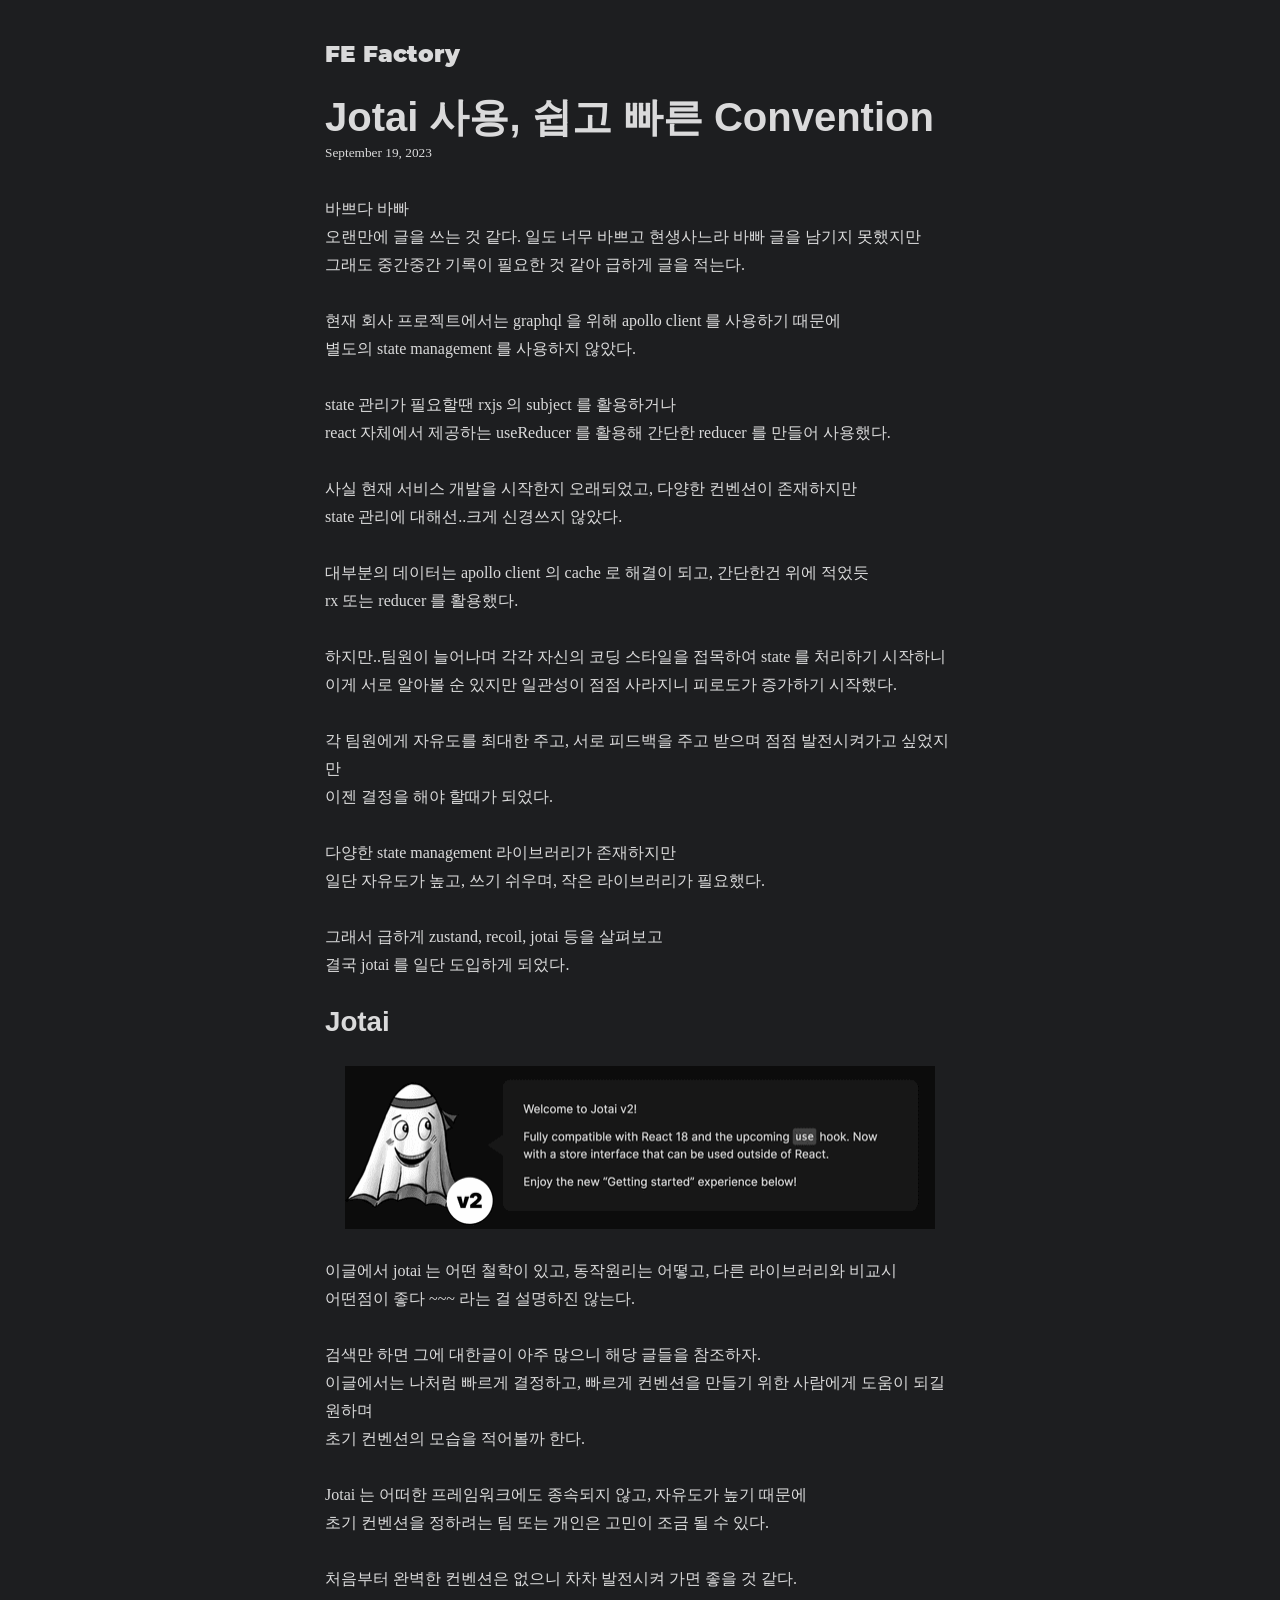
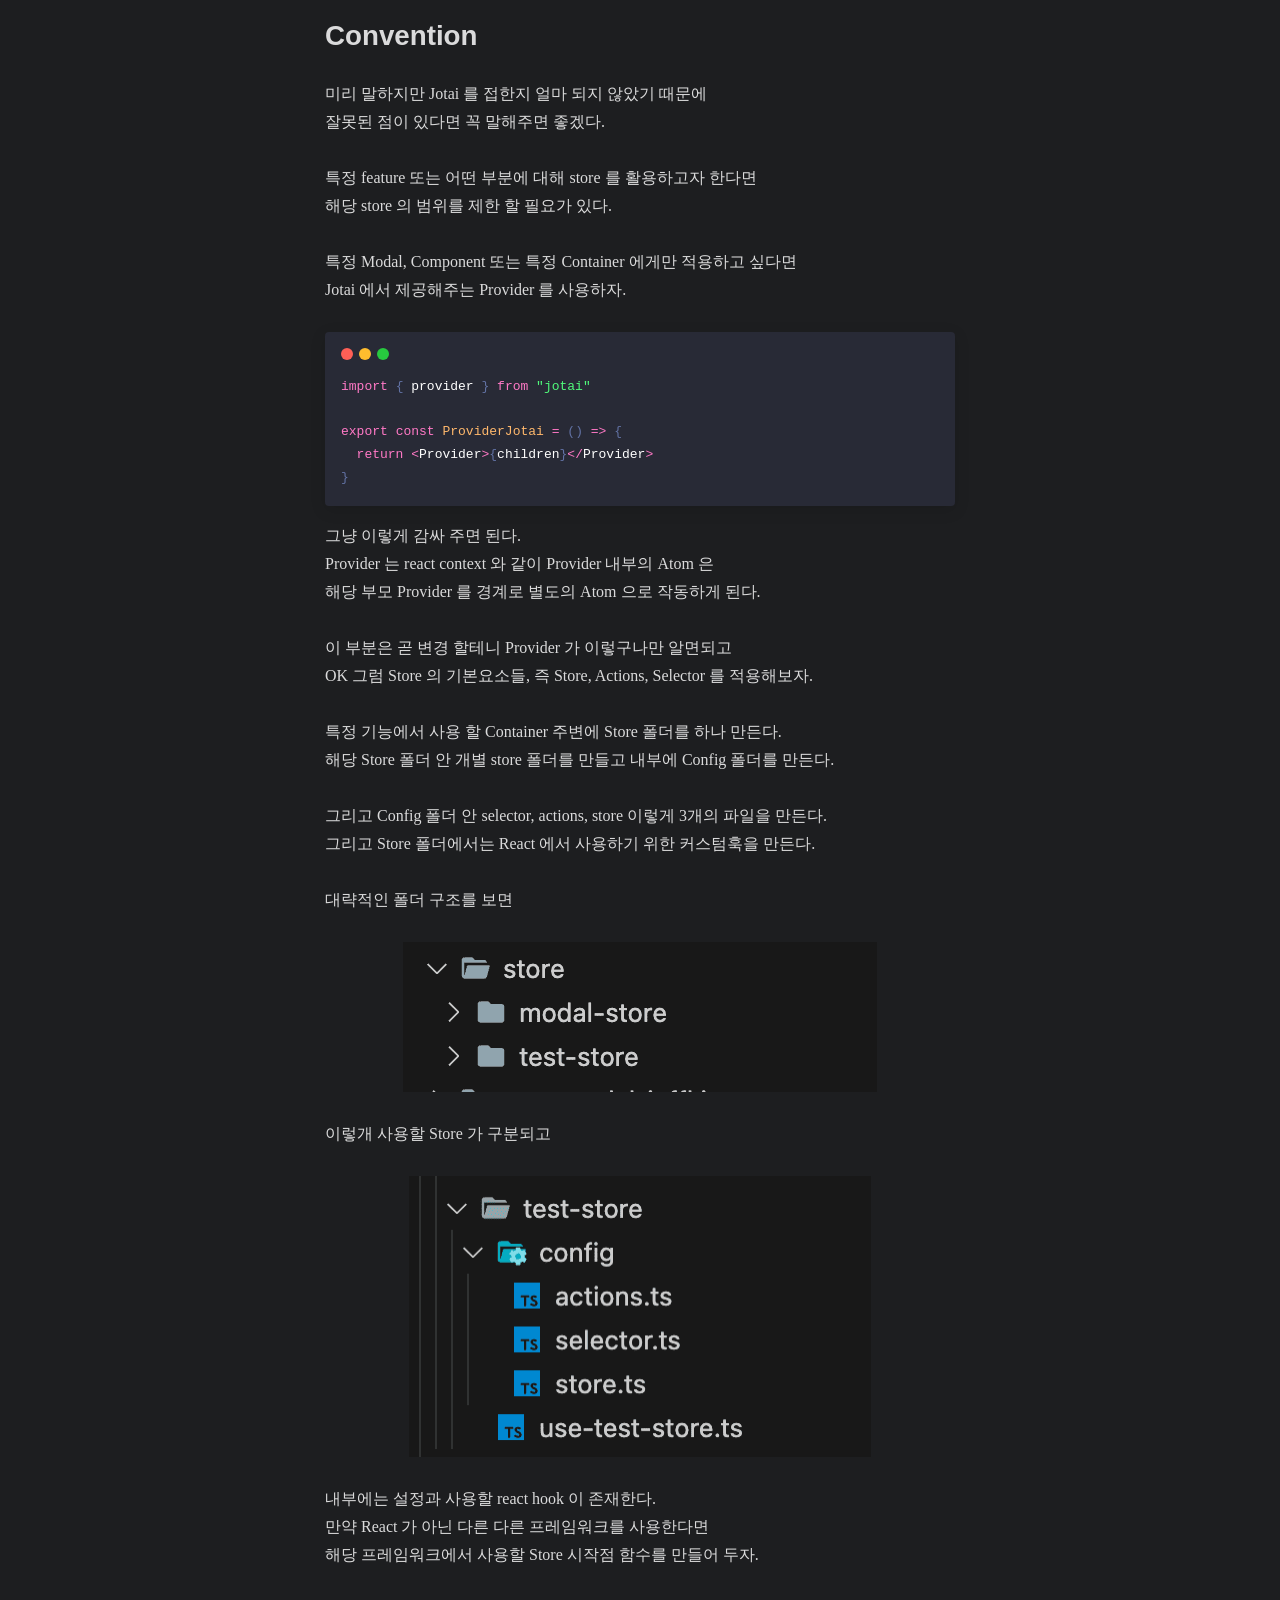
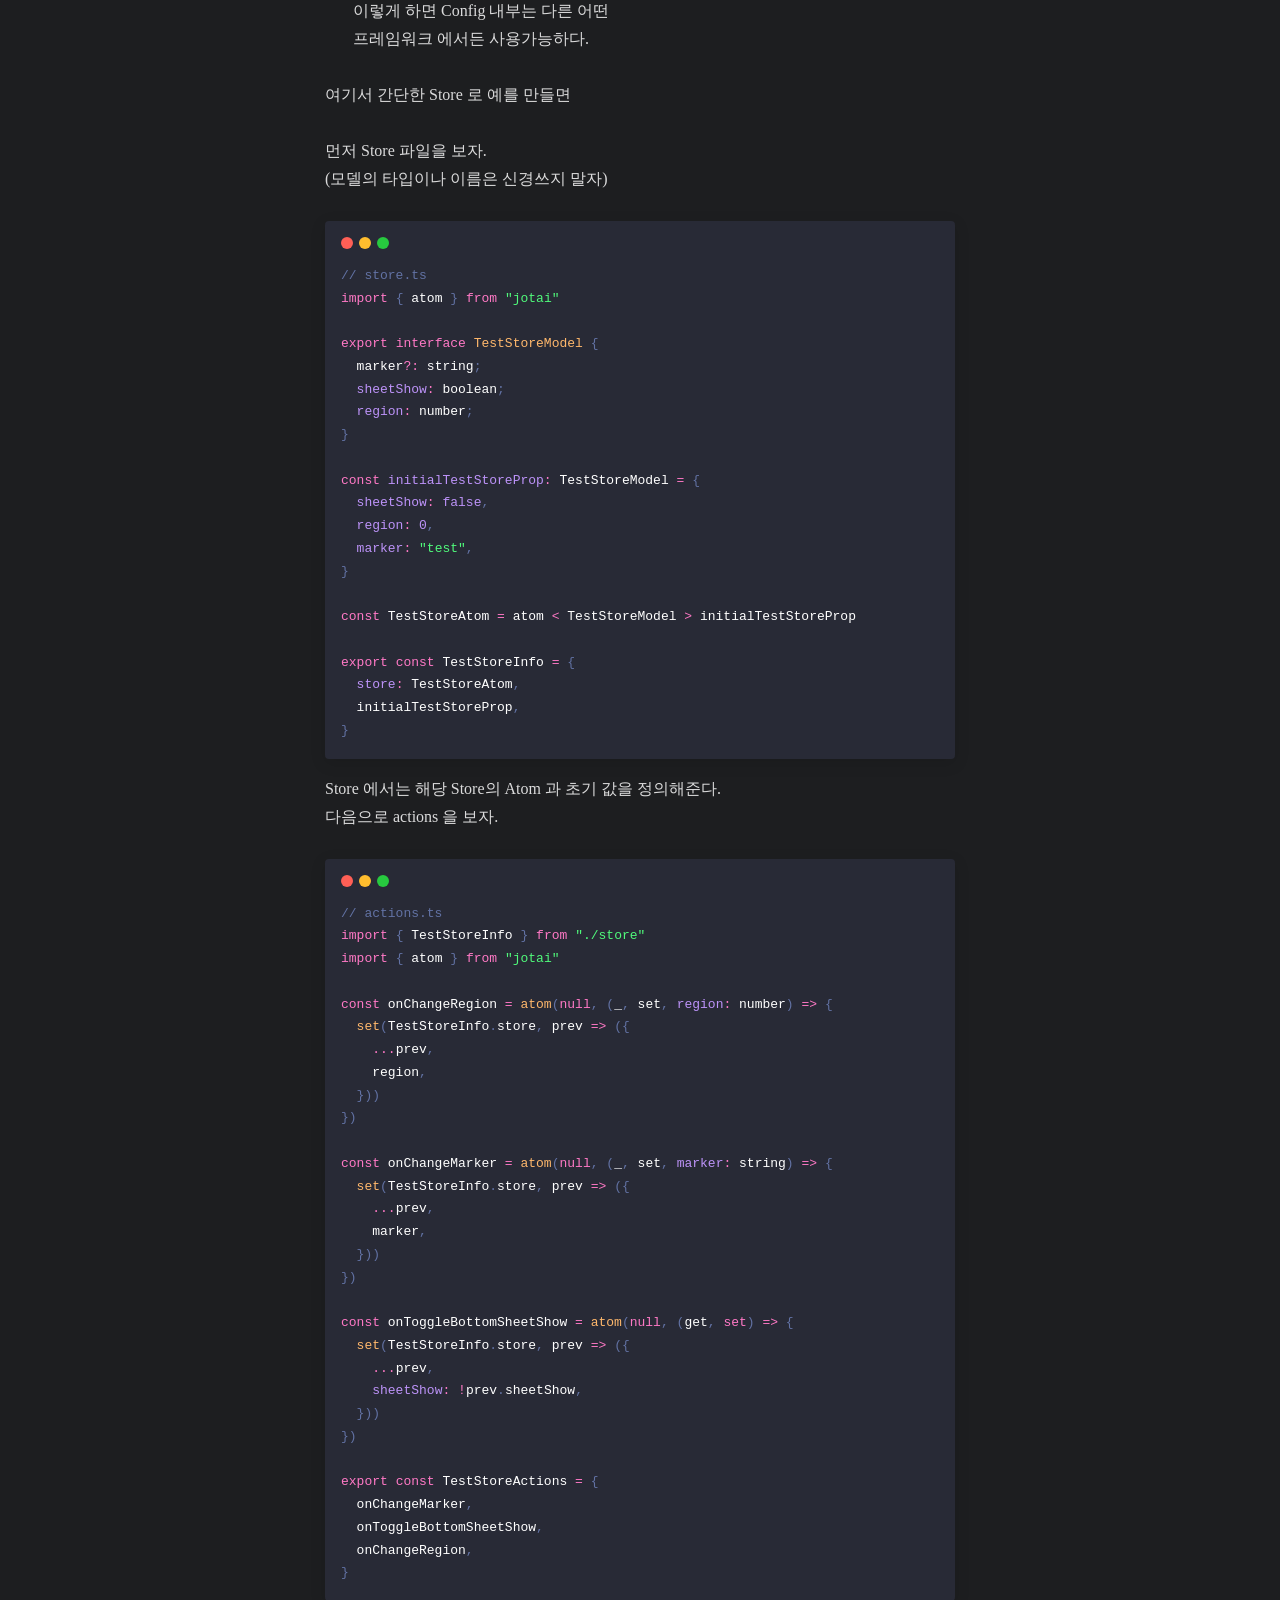
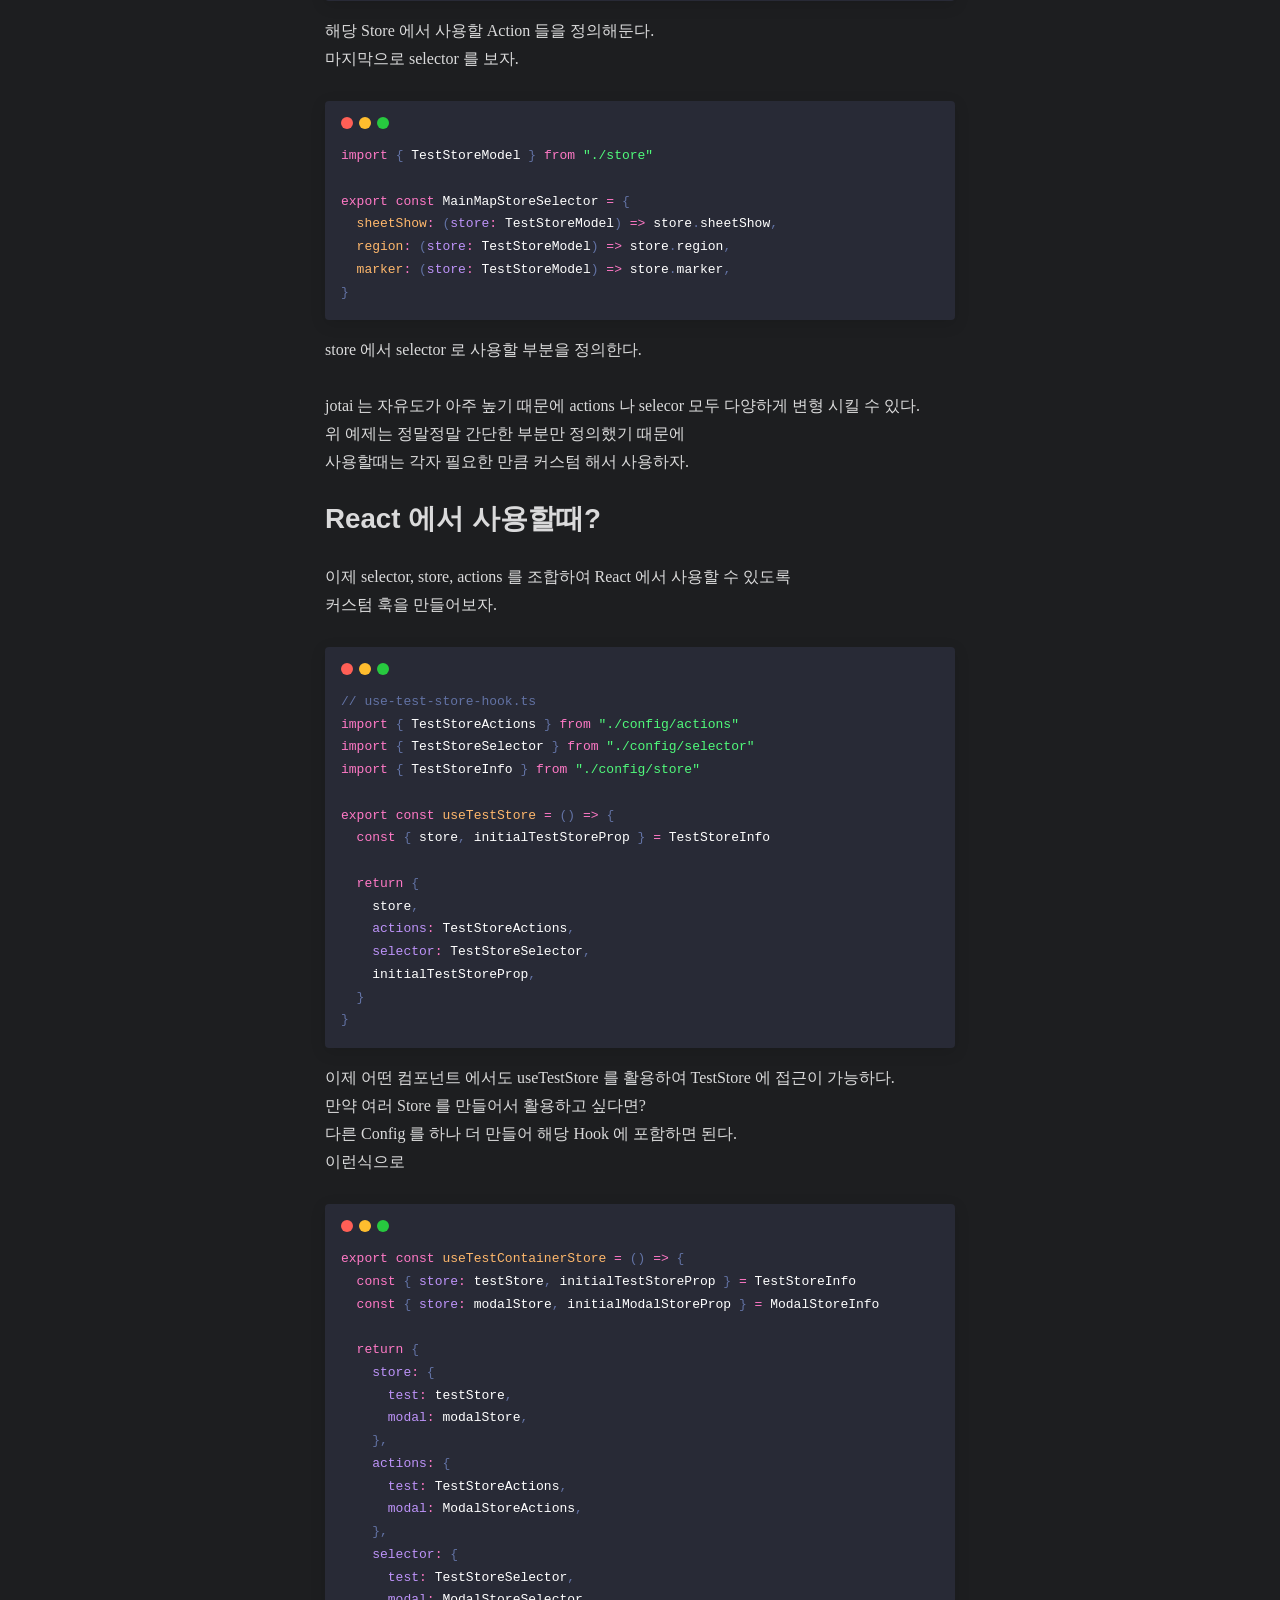
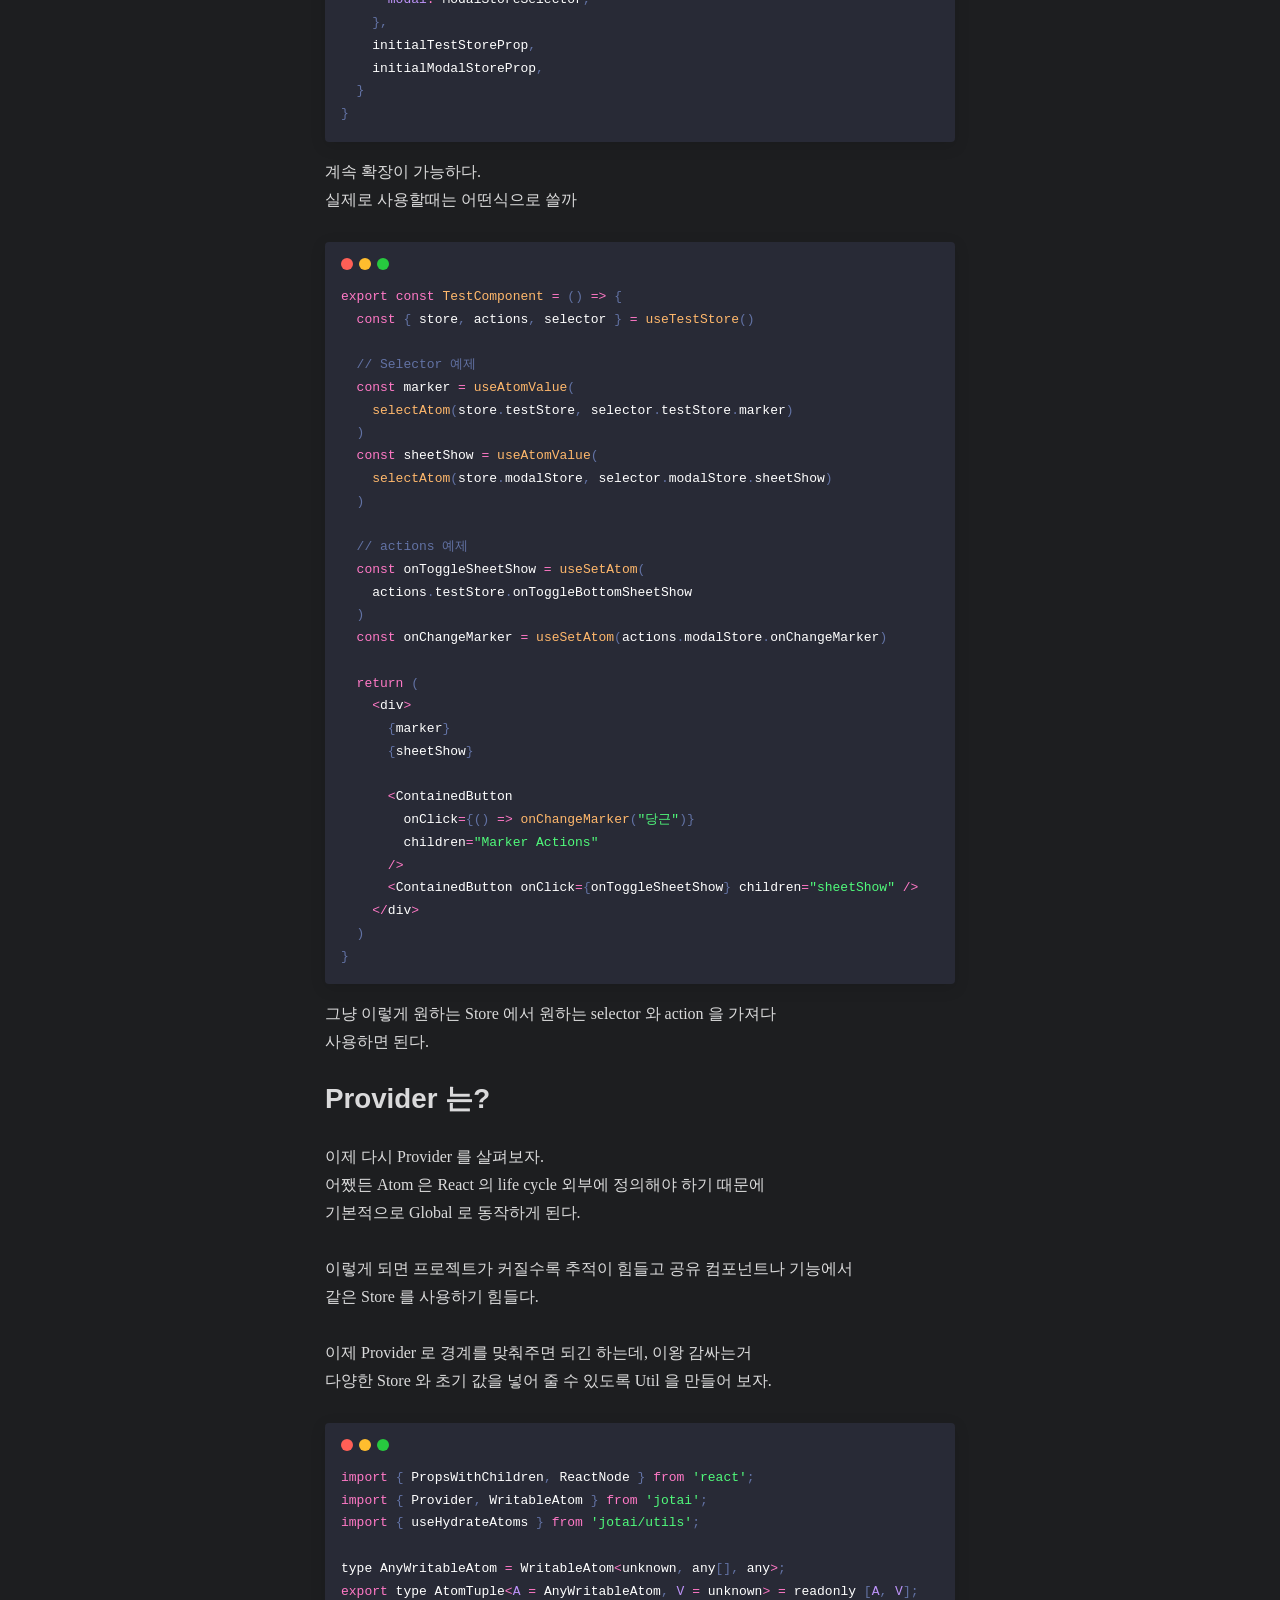
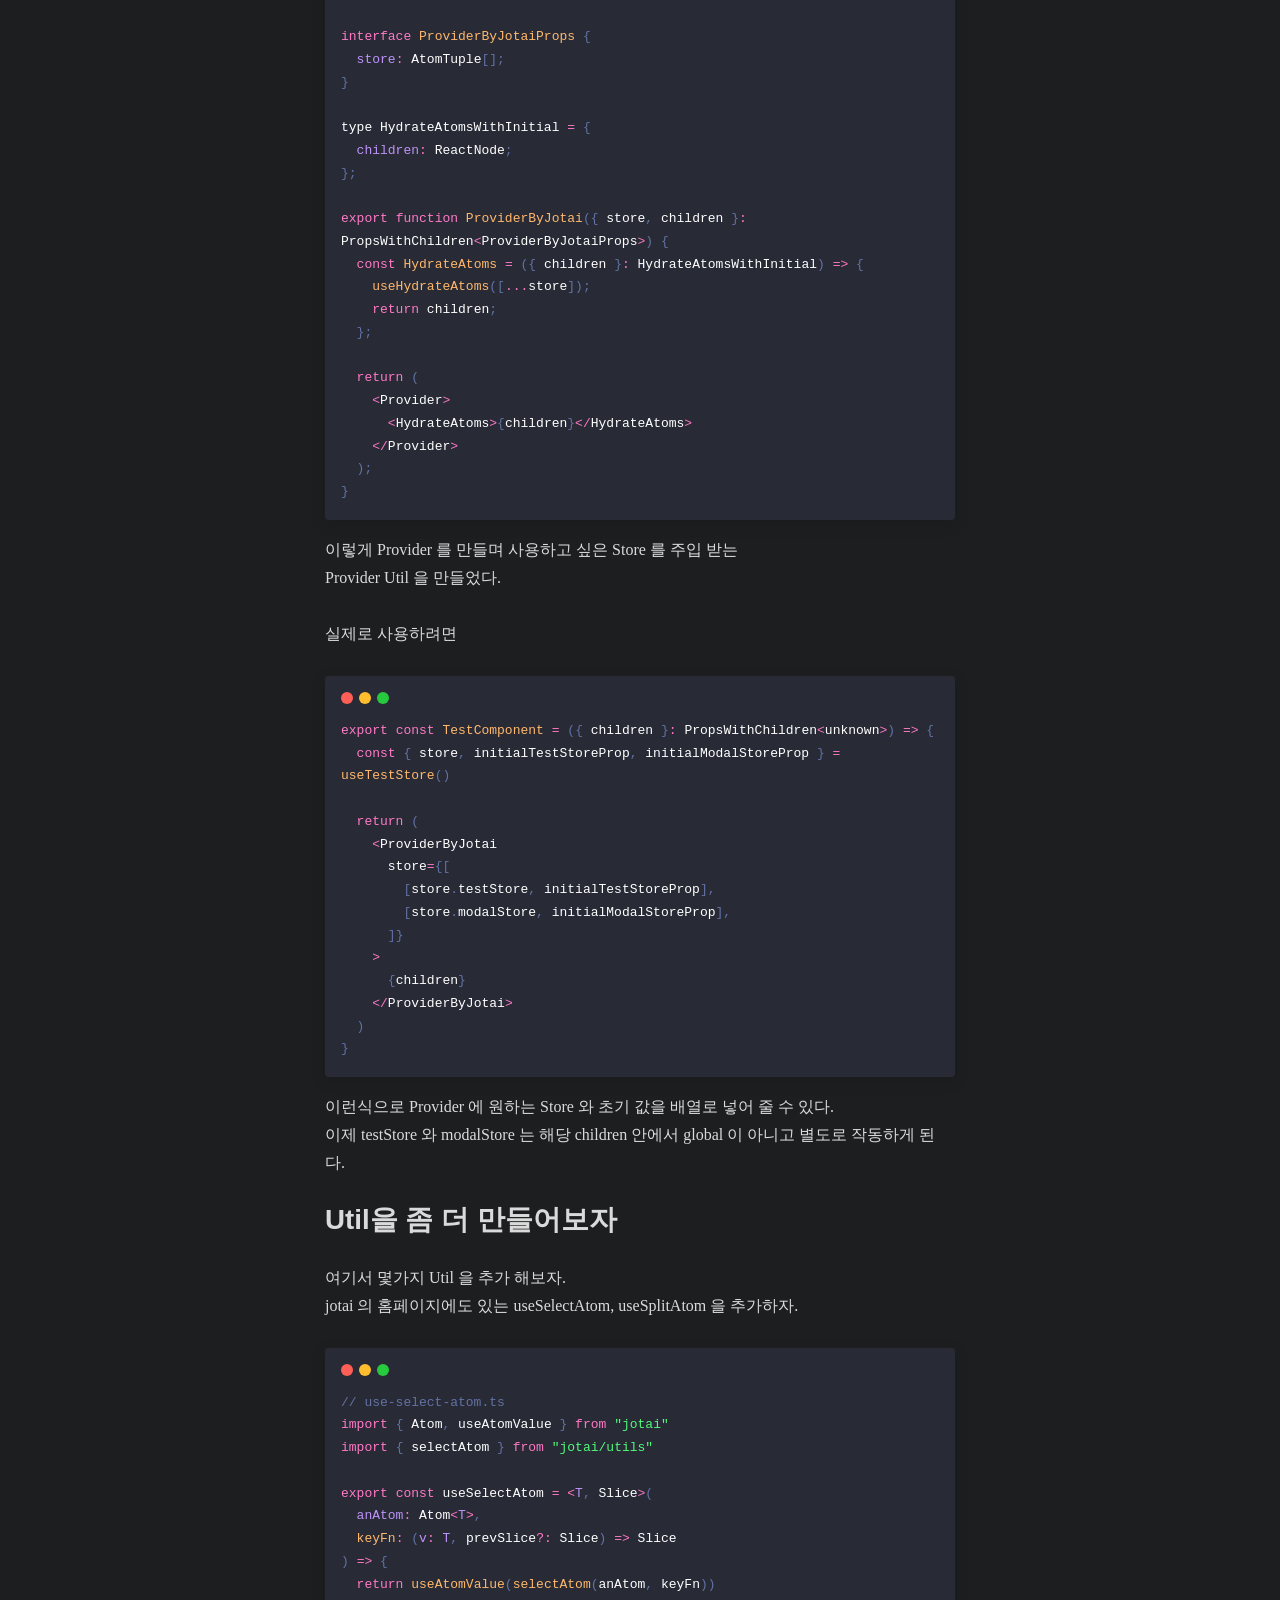
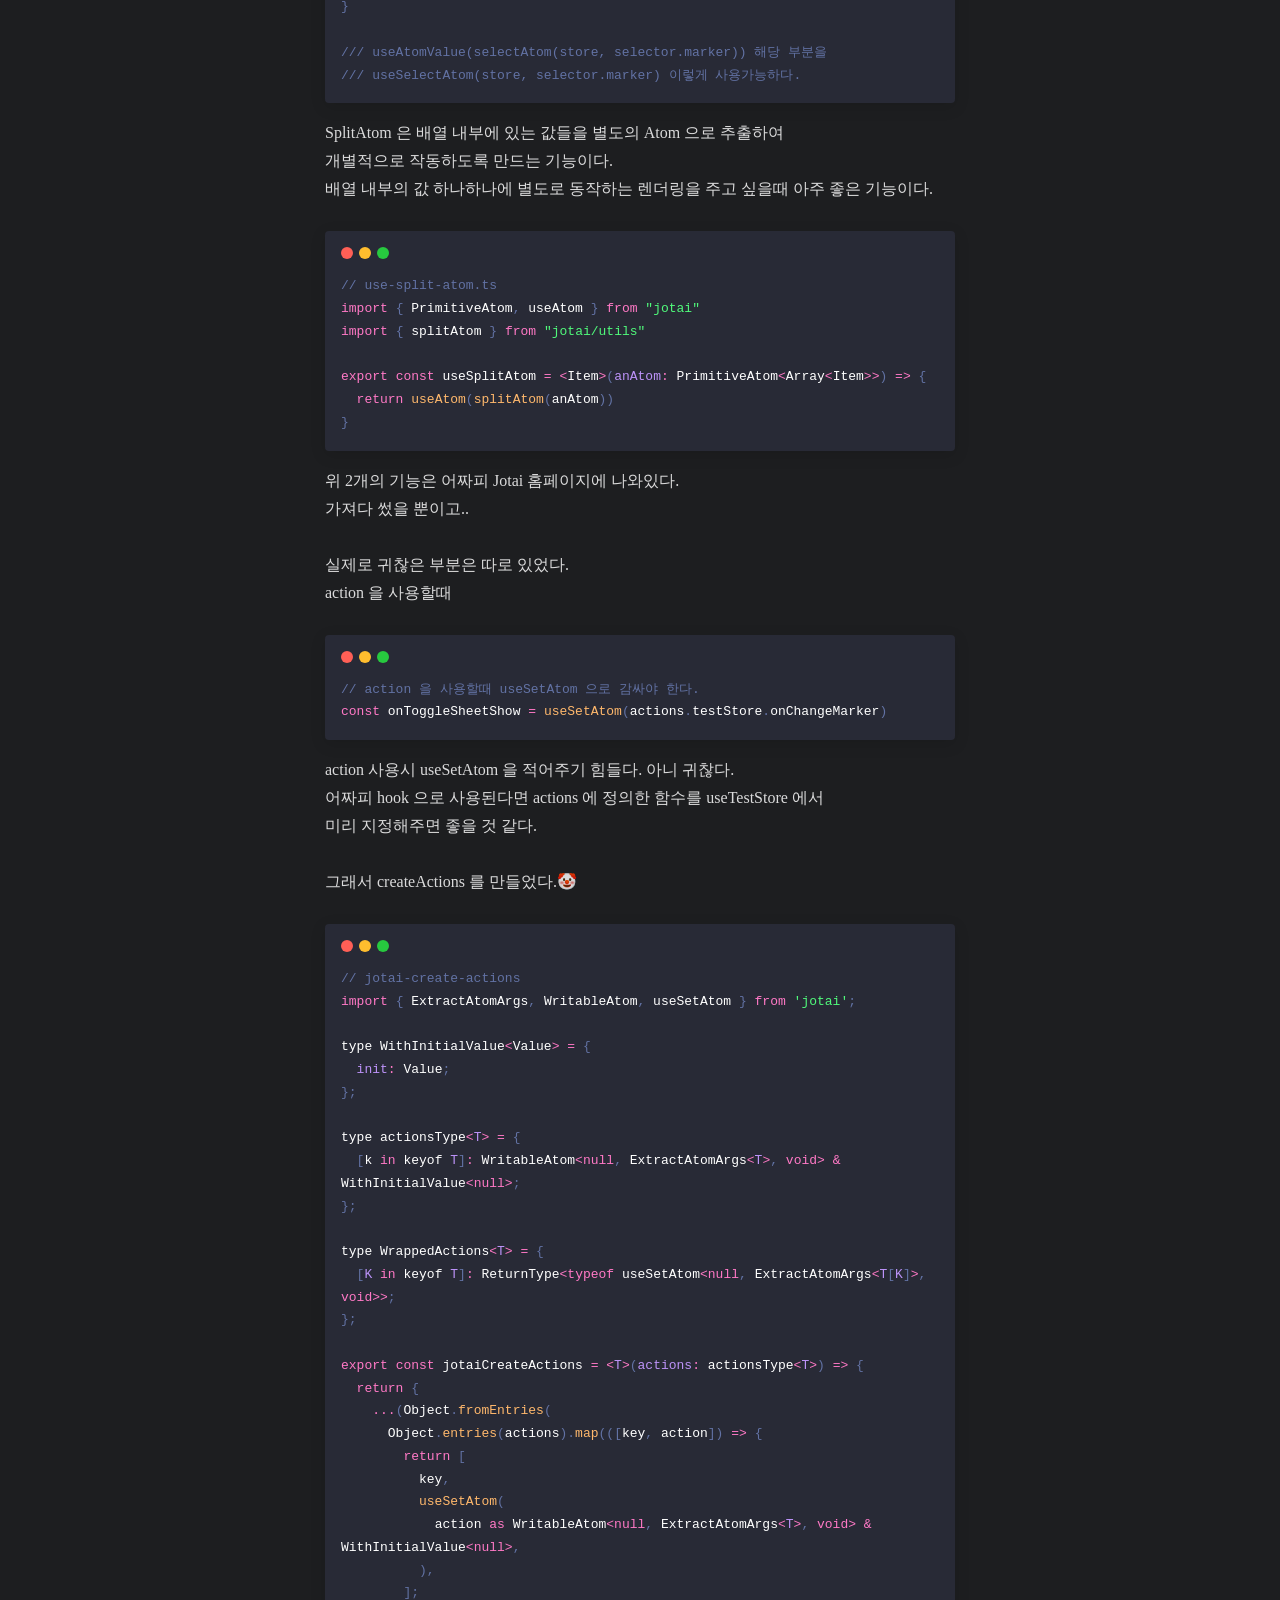
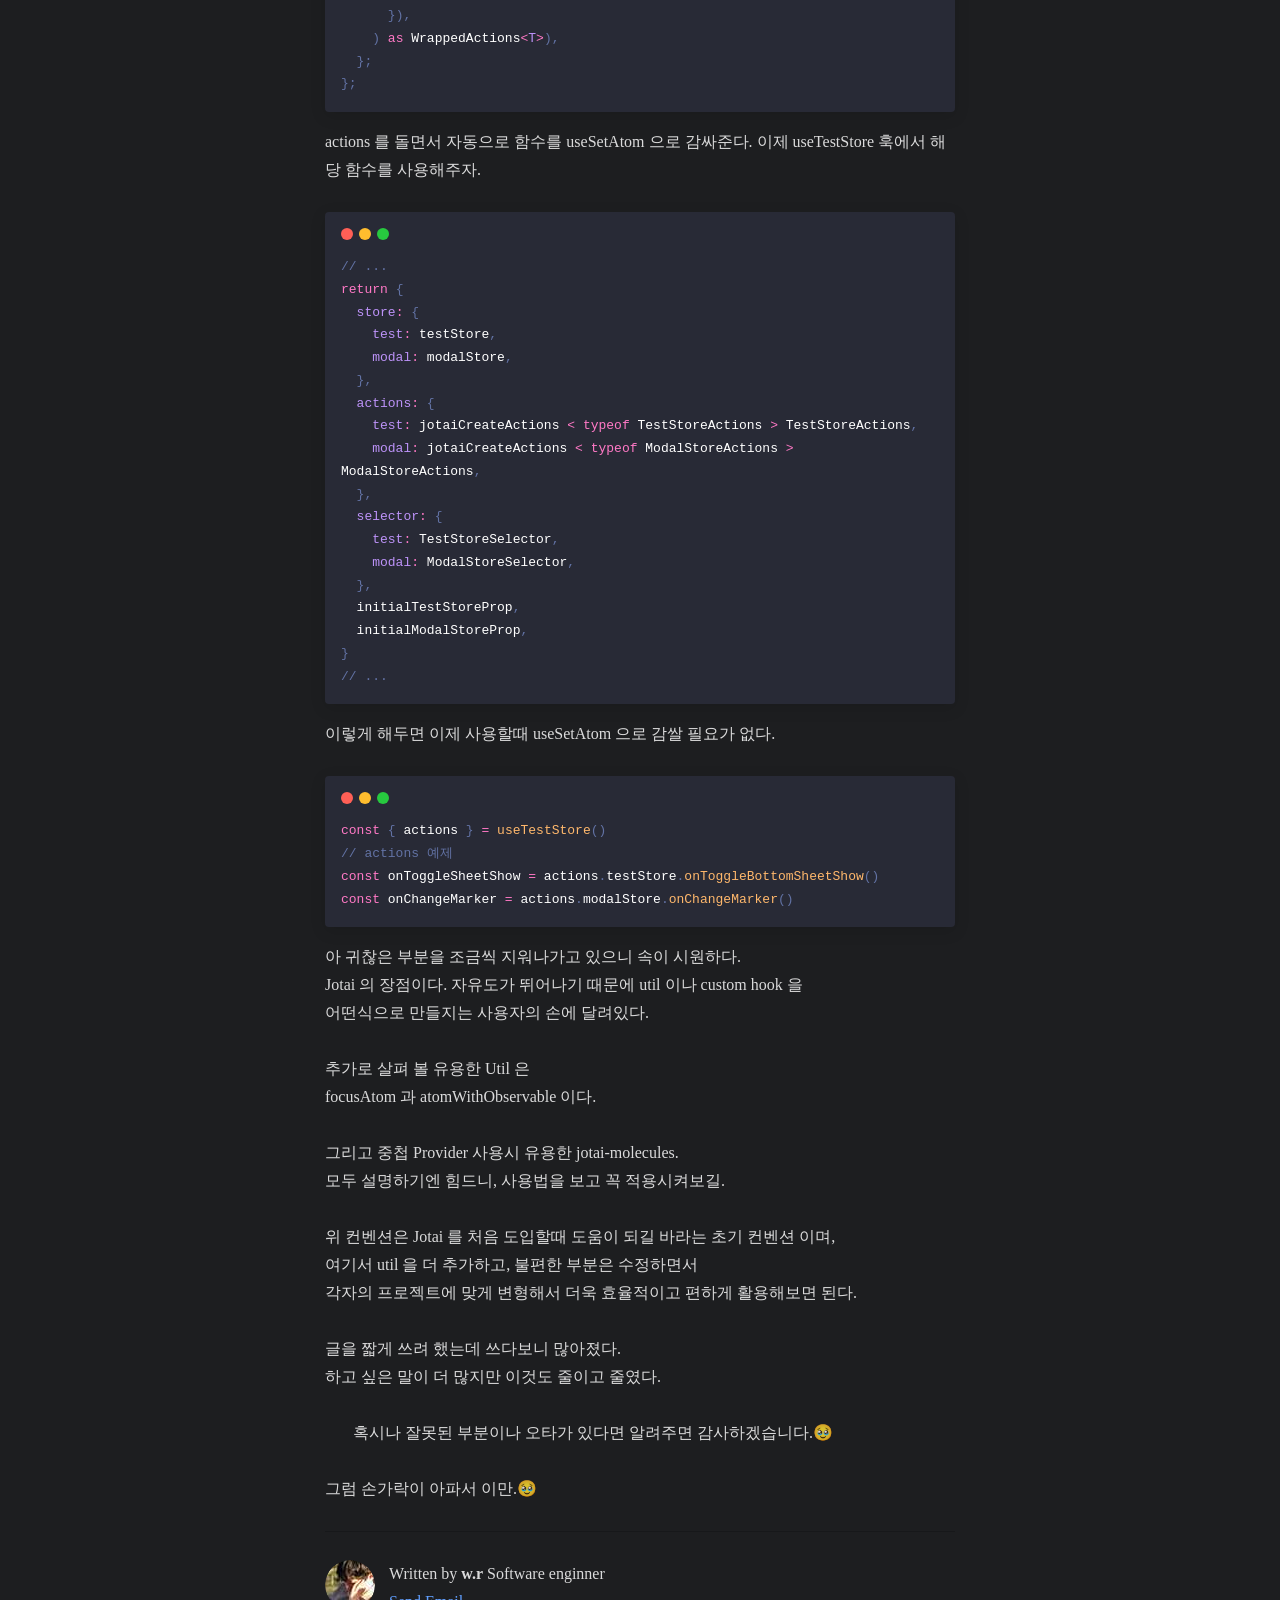
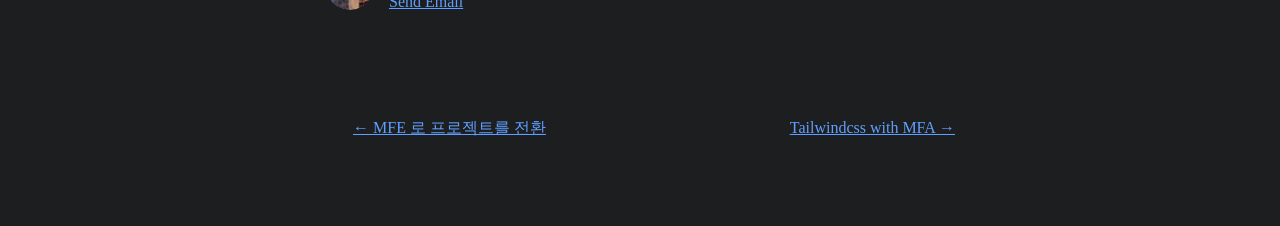
<file: 2023-09-19/index.html>
<!DOCTYPE html><html lang="ko"><head><meta charSet="utf-8"/><meta http-equiv="x-ua-compatible" content="ie=edge"/><meta name="viewport" content="width=device-width, initial-scale=1, shrink-to-fit=no"/><style id="typography.js">html{font-family:sans-serif;-ms-text-size-adjust:100%;-webkit-text-size-adjust:100%}body{margin:0}article,aside,details,figcaption,figure,footer,header,main,menu,nav,section,summary{display:block}audio,canvas,progress,video{display:inline-block}audio:not([controls]){display:none;height:0}progress{vertical-align:baseline}[hidden],template{display:none}a{background-color:transparent;}a:active,a:hover{outline-width:0}abbr[title]{border-bottom:none;text-decoration:underline;text-decoration:underline dotted}b,strong{font-weight:inherit;font-weight:bolder}dfn{font-style:italic}h1{font-size:2em;margin:.67em 0}mark{background-color:#ff0;color:#000}small{font-size:80%}sub,sup{font-size:75%;line-height:0;position:relative;vertical-align:baseline}sub{bottom:-.25em}sup{top:-.5em}img{border-style:none}svg:not(:root){overflow:hidden}code,kbd,pre,samp{font-family:monospace,monospace;font-size:1em}figure{margin:1em 40px}hr{box-sizing:content-box;height:0;overflow:visible}button,input,optgroup,select,textarea{font:inherit;margin:0}optgroup{font-weight:700}button,input{overflow:visible}button,select{text-transform:none}[type=reset],[type=submit],button,html [type=button]{-webkit-appearance:button}[type=button]::-moz-focus-inner,[type=reset]::-moz-focus-inner,[type=submit]::-moz-focus-inner,button::-moz-focus-inner{border-style:none;padding:0}[type=button]:-moz-focusring,[type=reset]:-moz-focusring,[type=submit]:-moz-focusring,button:-moz-focusring{outline:1px dotted ButtonText}fieldset{border:1px solid silver;margin:0 2px;padding:.35em .625em .75em}legend{box-sizing:border-box;color:inherit;display:table;max-width:100%;padding:0;white-space:normal}textarea{overflow:auto}[type=checkbox],[type=radio]{box-sizing:border-box;padding:0}[type=number]::-webkit-inner-spin-button,[type=number]::-webkit-outer-spin-button{height:auto}[type=search]{-webkit-appearance:textfield;outline-offset:-2px}[type=search]::-webkit-search-cancel-button,[type=search]::-webkit-search-decoration{-webkit-appearance:none}::-webkit-input-placeholder{color:inherit;opacity:.54}::-webkit-file-upload-button{-webkit-appearance:button;font:inherit}html{font:100%/1.75 'Spoqa Han Sans Neo',serif;box-sizing:border-box;overflow-y:scroll;}*{box-sizing:inherit;}*:before{box-sizing:inherit;}*:after{box-sizing:inherit;}body{color:hsla(0,0%,0%,0.9);font-family:'Spoqa Han Sans Neo',serif;font-weight:400;word-wrap:break-word;font-kerning:normal;-moz-font-feature-settings:"kern", "liga", "clig", "calt";-ms-font-feature-settings:"kern", "liga", "clig", "calt";-webkit-font-feature-settings:"kern", "liga", "clig", "calt";font-feature-settings:"kern", "liga", "clig", "calt";}img{max-width:100%;margin-left:0;margin-right:0;margin-top:0;padding-bottom:0;padding-left:0;padding-right:0;padding-top:0;margin-bottom:1.75rem;}h1{margin-left:0;margin-right:0;margin-top:0;padding-bottom:0;padding-left:0;padding-right:0;padding-top:0;margin-bottom:1.75rem;color:inherit;font-family:'Spoqa Han Sans Neo',sans-serif;font-weight:900;text-rendering:optimizeLegibility;font-size:2.5rem;line-height:1.1;}h2{margin-left:0;margin-right:0;margin-top:0;padding-bottom:0;padding-left:0;padding-right:0;padding-top:0;margin-bottom:1.75rem;color:inherit;font-family:'Spoqa Han Sans Neo',sans-serif;font-weight:900;text-rendering:optimizeLegibility;font-size:1.73286rem;line-height:1.1;}h3{margin-left:0;margin-right:0;margin-top:0;padding-bottom:0;padding-left:0;padding-right:0;padding-top:0;margin-bottom:1.75rem;color:inherit;font-family:'Spoqa Han Sans Neo',sans-serif;font-weight:900;text-rendering:optimizeLegibility;font-size:1.4427rem;line-height:1.1;}h4{margin-left:0;margin-right:0;margin-top:0;padding-bottom:0;padding-left:0;padding-right:0;padding-top:0;margin-bottom:1.75rem;color:inherit;font-family:'Spoqa Han Sans Neo',sans-serif;font-weight:900;text-rendering:optimizeLegibility;font-size:1rem;line-height:1.1;}h5{margin-left:0;margin-right:0;margin-top:0;padding-bottom:0;padding-left:0;padding-right:0;padding-top:0;margin-bottom:1.75rem;color:inherit;font-family:'Spoqa Han Sans Neo',sans-serif;font-weight:900;text-rendering:optimizeLegibility;font-size:0.83255rem;line-height:1.1;}h6{margin-left:0;margin-right:0;margin-top:0;padding-bottom:0;padding-left:0;padding-right:0;padding-top:0;margin-bottom:1.75rem;color:inherit;font-family:'Spoqa Han Sans Neo',sans-serif;font-weight:900;text-rendering:optimizeLegibility;font-size:0.75966rem;line-height:1.1;}hgroup{margin-left:0;margin-right:0;margin-top:0;padding-bottom:0;padding-left:0;padding-right:0;padding-top:0;margin-bottom:1.75rem;}ul{margin-left:1.75rem;margin-right:0;margin-top:0;padding-bottom:0;padding-left:0;padding-right:0;padding-top:0;margin-bottom:1.75rem;list-style-position:outside;list-style-image:none;}ol{margin-left:1.75rem;margin-right:0;margin-top:0;padding-bottom:0;padding-left:0;padding-right:0;padding-top:0;margin-bottom:1.75rem;list-style-position:outside;list-style-image:none;}dl{margin-left:0;margin-right:0;margin-top:0;padding-bottom:0;padding-left:0;padding-right:0;padding-top:0;margin-bottom:1.75rem;}dd{margin-left:0;margin-right:0;margin-top:0;padding-bottom:0;padding-left:0;padding-right:0;padding-top:0;margin-bottom:1.75rem;}p{margin-left:0;margin-right:0;margin-top:0;padding-bottom:0;padding-left:0;padding-right:0;padding-top:0;margin-bottom:1.75rem;}figure{margin-left:0;margin-right:0;margin-top:0;padding-bottom:0;padding-left:0;padding-right:0;padding-top:0;margin-bottom:1.75rem;}pre{margin-left:0;margin-right:0;margin-top:0;padding-bottom:0;padding-left:0;padding-right:0;padding-top:0;margin-bottom:1.75rem;font-size:0.85rem;line-height:1.75rem;}table{margin-left:0;margin-right:0;margin-top:0;padding-bottom:0;padding-left:0;padding-right:0;padding-top:0;margin-bottom:1.75rem;font-size:1rem;line-height:1.75rem;border-collapse:collapse;width:100%;}fieldset{margin-left:0;margin-right:0;margin-top:0;padding-bottom:0;padding-left:0;padding-right:0;padding-top:0;margin-bottom:1.75rem;}blockquote{margin-left:1.75rem;margin-right:1.75rem;margin-top:0;padding-bottom:0;padding-left:0;padding-right:0;padding-top:0;margin-bottom:1.75rem;}form{margin-left:0;margin-right:0;margin-top:0;padding-bottom:0;padding-left:0;padding-right:0;padding-top:0;margin-bottom:1.75rem;}noscript{margin-left:0;margin-right:0;margin-top:0;padding-bottom:0;padding-left:0;padding-right:0;padding-top:0;margin-bottom:1.75rem;}iframe{margin-left:0;margin-right:0;margin-top:0;padding-bottom:0;padding-left:0;padding-right:0;padding-top:0;margin-bottom:1.75rem;}hr{margin-left:0;margin-right:0;margin-top:0;padding-bottom:0;padding-left:0;padding-right:0;padding-top:0;margin-bottom:calc(1.75rem - 1px);background:hsla(0,0%,0%,0.2);border:none;height:1px;}address{margin-left:0;margin-right:0;margin-top:0;padding-bottom:0;padding-left:0;padding-right:0;padding-top:0;margin-bottom:1.75rem;}b{font-weight:700;}strong{font-weight:700;}dt{font-weight:700;}th{font-weight:700;}li{margin-bottom:calc(1.75rem / 2);}ol li{padding-left:0;}ul li{padding-left:0;}li > ol{margin-left:1.75rem;margin-bottom:calc(1.75rem / 2);margin-top:calc(1.75rem / 2);}li > ul{margin-left:1.75rem;margin-bottom:calc(1.75rem / 2);margin-top:calc(1.75rem / 2);}blockquote *:last-child{margin-bottom:0;}li *:last-child{margin-bottom:0;}p *:last-child{margin-bottom:0;}li > p{margin-bottom:calc(1.75rem / 2);}code{font-size:0.85rem;line-height:1.75rem;}kbd{font-size:0.85rem;line-height:1.75rem;}samp{font-size:0.85rem;line-height:1.75rem;}abbr{border-bottom:1px dotted hsla(0,0%,0%,0.5);cursor:help;}acronym{border-bottom:1px dotted hsla(0,0%,0%,0.5);cursor:help;}abbr[title]{border-bottom:1px dotted hsla(0,0%,0%,0.5);cursor:help;text-decoration:none;}thead{text-align:left;}td,th{text-align:left;border-bottom:1px solid hsla(0,0%,0%,0.12);font-feature-settings:"tnum";-moz-font-feature-settings:"tnum";-ms-font-feature-settings:"tnum";-webkit-font-feature-settings:"tnum";padding-left:1.16667rem;padding-right:1.16667rem;padding-top:0.875rem;padding-bottom:calc(0.875rem - 1px);}th:first-child,td:first-child{padding-left:0;}th:last-child,td:last-child{padding-right:0;}</style><style data-href="/styles.37087882f53630232b20.css" id="gatsby-global-css">@import url(//spoqa.github.io/spoqa-han-sans/css/SpoqaHanSansNeo.css);@font-face{font-family:Montserrat;font-style:normal;font-display:swap;font-weight:100;src:local("Montserrat Thin "),local("Montserrat-Thin"),url(/static/montserrat-latin-100-191cc9f50f3b76b9617cb383f19acb7d.woff2) format("woff2"),url(/static/montserrat-latin-100-370318464551d5f25b0f0a78f374faac.woff) format("woff")}@font-face{font-family:Montserrat;font-style:italic;font-display:swap;font-weight:100;src:local("Montserrat Thin italic"),local("Montserrat-Thinitalic"),url(/static/montserrat-latin-100italic-bdeaeb79db315697bd173a55b097dc18.woff2) format("woff2"),url(/static/montserrat-latin-100italic-ecf7d49386e8f265878e735db34a7c4b.woff) format("woff")}@font-face{font-family:Montserrat;font-style:normal;font-display:swap;font-weight:200;src:local("Montserrat Extra Light "),local("Montserrat-Extra Light"),url(/static/montserrat-latin-200-85d5ef9db7f2dc6979172a4a3b2c57cb.woff2) format("woff2"),url(/static/montserrat-latin-200-1fc98e126a3d152549240e6244d7e669.woff) format("woff")}@font-face{font-family:Montserrat;font-style:italic;font-display:swap;font-weight:200;src:local("Montserrat Extra Light italic"),local("Montserrat-Extra Lightitalic"),url(/static/montserrat-latin-200italic-49095760a498d024fe1a85a078850df9.woff2) format("woff2"),url(/static/montserrat-latin-200italic-fe46cf8b9462c820457d3bf537e4057f.woff) format("woff")}@font-face{font-family:Montserrat;font-style:normal;font-display:swap;font-weight:300;src:local("Montserrat Light "),local("Montserrat-Light"),url(/static/montserrat-latin-300-7c3daf12b706645b5d3710f863a4da04.woff2) format("woff2"),url(/static/montserrat-latin-300-8dc95fab9cf98d02ca8d76e97d3dff60.woff) format("woff")}@font-face{font-family:Montserrat;font-style:italic;font-display:swap;font-weight:300;src:local("Montserrat Light italic"),local("Montserrat-Lightitalic"),url(/static/montserrat-latin-300italic-f20b178ca2024a5eac8e42e6649db86c.woff2) format("woff2"),url(/static/montserrat-latin-300italic-3fe16939288856e8e828fa2661bf2354.woff) format("woff")}@font-face{font-family:Montserrat;font-style:normal;font-display:swap;font-weight:400;src:local("Montserrat Regular "),local("Montserrat-Regular"),url(/static/montserrat-latin-400-bc3aa95dca08f5fee5291e34959c27bc.woff2) format("woff2"),url(/static/montserrat-latin-400-8102c4838f9e3d08dad644290a9cb701.woff) format("woff")}@font-face{font-family:Montserrat;font-style:italic;font-display:swap;font-weight:400;src:local("Montserrat Regular italic"),local("Montserrat-Regularitalic"),url(/static/montserrat-latin-400italic-5cad650422a7184467af5a4d17b264c4.woff2) format("woff2"),url(/static/montserrat-latin-400italic-d191f22af3bb50902b99ac577f81a322.woff) format("woff")}@font-face{font-family:Montserrat;font-style:normal;font-display:swap;font-weight:500;src:local("Montserrat Medium "),local("Montserrat-Medium"),url(/static/montserrat-latin-500-92d16e458625f4d2c8940f6bdca0ff09.woff2) format("woff2"),url(/static/montserrat-latin-500-8b763220218ffc11c57c84ddb80e7b26.woff) format("woff")}@font-face{font-family:Montserrat;font-style:italic;font-display:swap;font-weight:500;src:local("Montserrat Medium italic"),local("Montserrat-Mediumitalic"),url(/static/montserrat-latin-500italic-47bfcca6b69d6a9acca7a8bff17193e2.woff2) format("woff2"),url(/static/montserrat-latin-500italic-72c01f753c3940c0b9cb6bf2389caddf.woff) format("woff")}@font-face{font-family:Montserrat;font-style:normal;font-display:swap;font-weight:600;src:local("Montserrat SemiBold "),local("Montserrat-SemiBold"),url(/static/montserrat-latin-600-6fb1b5623e528e27c18658fecf5ee0ee.woff2) format("woff2"),url(/static/montserrat-latin-600-7c839d15a6f54e7025ba8c0c4b333e8f.woff) format("woff")}@font-face{font-family:Montserrat;font-style:italic;font-display:swap;font-weight:600;src:local("Montserrat SemiBold italic"),local("Montserrat-SemiBolditalic"),url(/static/montserrat-latin-600italic-60789af1c9338ed1a9546722ec54b4f7.woff2) format("woff2"),url(/static/montserrat-latin-600italic-f3d4de8d0afb19e777c79032ce828e3d.woff) format("woff")}@font-face{font-family:Montserrat;font-style:normal;font-display:swap;font-weight:700;src:local("Montserrat Bold "),local("Montserrat-Bold"),url(/static/montserrat-latin-700-39d93cf678c740f9f6b2b1cfde34bee3.woff2) format("woff2"),url(/static/montserrat-latin-700-80f10bd382f0df1cd650fec59f3c9394.woff) format("woff")}@font-face{font-family:Montserrat;font-style:italic;font-display:swap;font-weight:700;src:local("Montserrat Bold italic"),local("Montserrat-Bolditalic"),url(/static/montserrat-latin-700italic-ba136d97b14e82284dd595e257f11c47.woff2) format("woff2"),url(/static/montserrat-latin-700italic-8c98142b425630821139c24bd1698700.woff) format("woff")}@font-face{font-family:Montserrat;font-style:normal;font-display:swap;font-weight:800;src:local("Montserrat ExtraBold "),local("Montserrat-ExtraBold"),url(/static/montserrat-latin-800-b7018be9ed6cd94da8b6675b3a468c3b.woff2) format("woff2"),url(/static/montserrat-latin-800-9a9befcf50d64f9d2d19d8b1d1984add.woff) format("woff")}@font-face{font-family:Montserrat;font-style:italic;font-display:swap;font-weight:800;src:local("Montserrat ExtraBold italic"),local("Montserrat-ExtraBolditalic"),url(/static/montserrat-latin-800italic-540ffdd223d1a9ad3d4e678e1a23372e.woff2) format("woff2"),url(/static/montserrat-latin-800italic-897086f99f4e1f45e6b1e9368527d0bc.woff) format("woff")}@font-face{font-family:Montserrat;font-style:normal;font-display:swap;font-weight:900;src:local("Montserrat Black "),local("Montserrat-Black"),url(/static/montserrat-latin-900-58cd789700850375b834e8b6776002eb.woff2) format("woff2"),url(/static/montserrat-latin-900-26d42c9428780e545a540bbb50c84bce.woff) format("woff")}@font-face{font-family:Montserrat;font-style:italic;font-display:swap;font-weight:900;src:local("Montserrat Black italic"),local("Montserrat-Blackitalic"),url(/static/montserrat-latin-900italic-451157bc8861fe54f523b3669a3def71.woff2) format("woff2"),url(/static/montserrat-latin-900italic-a8ec4957e1c24f5793305763ad9845b3.woff) format("woff")}@font-face{font-family:Merriweather;font-style:normal;font-display:swap;font-weight:300;src:local("Merriweather Light "),local("Merriweather-Light"),url(/static/merriweather-latin-300-b1158cfcd4aacb9d8fb61625e37af46a.woff2) format("woff2"),url(/static/merriweather-latin-300-cc7de05e166e90320d7d896e0f72a19d.woff) format("woff")}@font-face{font-family:Merriweather;font-style:italic;font-display:swap;font-weight:300;src:local("Merriweather Light italic"),local("Merriweather-Lightitalic"),url(/static/merriweather-latin-300italic-8fe52a48089d6ebe46db0b8e7cc66263.woff2) format("woff2"),url(/static/merriweather-latin-300italic-e1331f5397c2a673f9d3765138debdb5.woff) format("woff")}@font-face{font-family:Merriweather;font-style:normal;font-display:swap;font-weight:400;src:local("Merriweather Regular "),local("Merriweather-Regular"),url(/static/merriweather-latin-400-8276fdb72ae8f4714d4e6eba704cc39f.woff2) format("woff2"),url(/static/merriweather-latin-400-69f09800f4f6479d06e44eba837df872.woff) format("woff")}@font-face{font-family:Merriweather;font-style:italic;font-display:swap;font-weight:400;src:local("Merriweather Regular italic"),local("Merriweather-Regularitalic"),url(/static/merriweather-latin-400italic-3a9be9ea9f7aa4af6de7307df21d9fc0.woff2) format("woff2"),url(/static/merriweather-latin-400italic-d76079ed7541a433a54f79316de086e9.woff) format("woff")}@font-face{font-family:Merriweather;font-style:normal;font-display:swap;font-weight:700;src:local("Merriweather Bold "),local("Merriweather-Bold"),url(/static/merriweather-latin-700-fa534be7ffa380e39a7f6e03bf9a5e03.woff2) format("woff2"),url(/static/merriweather-latin-700-ba56ea84b8084b7ff9677f50d3cd81bd.woff) format("woff")}@font-face{font-family:Merriweather;font-style:italic;font-display:swap;font-weight:700;src:local("Merriweather Bold italic"),local("Merriweather-Bolditalic"),url(/static/merriweather-latin-700italic-1ef5edaaa20ae53ea50399884c5e48c6.woff2) format("woff2"),url(/static/merriweather-latin-700italic-534bc9e7ce93c73d73426e46acd78092.woff) format("woff")}@font-face{font-family:Merriweather;font-style:normal;font-display:swap;font-weight:900;src:local("Merriweather Black "),local("Merriweather-Black"),url(/static/merriweather-latin-900-7528fb70e8a4a82c7305e72ff43ac25f.woff2) format("woff2"),url(/static/merriweather-latin-900-3799b6e2f5ed3fcccf9d7a708d7419fa.woff) format("woff")}@font-face{font-family:Merriweather;font-style:italic;font-display:swap;font-weight:900;src:local("Merriweather Black italic"),local("Merriweather-Blackitalic"),url(/static/merriweather-latin-900italic-e1b4d2aaa78e12ad84aaf8a56321e4c2.woff2) format("woff2"),url(/static/merriweather-latin-900italic-2ae22f731b3424e8dbb4b37f7ca6e708.woff) format("woff")}body{background-color:var(--theme);--theme:#1d1e20;--entry:#2e2e33;--pblue:#609fff;--primary:hsla(0,0%,100%,0.84);--secondary:hsla(0,0%,100%,0.56);--tertiary:hsla(0,0%,100%,0.16);--content:hsla(0,0%,100%,0.74);--hljs-bg:#2e2e33;--code-bg:#37383e;--border:#333;--gap:24px;--radius:8px}img{display:block;margin:0 auto}.link-post{margin-bottom:calc(var(--gap)*1.5)}.link-title{color:var(--primary)}.link-desc{color:var(--secondary);margin-bottom:0}a:link,a:visited{color:var(--pblue)}code[class*=language-],pre[class*=language-]{color:#000;background:none;text-shadow:0 1px #fff;font-family:Consolas,Monaco,Andale Mono,Ubuntu Mono,monospace;font-size:1em;text-align:left;white-space:pre;word-spacing:normal;word-break:normal;word-wrap:normal;line-height:1.5;tab-size:4;-webkit-hyphens:none;hyphens:none}code[class*=language-]::selection,code[class*=language-] ::selection,pre[class*=language-]::selection,pre[class*=language-] ::selection{text-shadow:none;background:#b3d4fc}@media print{code[class*=language-],pre[class*=language-]{text-shadow:none}}pre[class*=language-]{padding:1em;margin:.5em 0;overflow:auto}:not(pre)>code[class*=language-],pre[class*=language-]{background:#f5f2f0}:not(pre)>code[class*=language-]{padding:.1em;border-radius:.3em;white-space:normal}.token.cdata,.token.comment,.token.doctype,.token.prolog{color:#708090}.token.punctuation{color:#999}.token.namespace{opacity:.7}.token.boolean,.token.constant,.token.deleted,.token.number,.token.property,.token.symbol,.token.tag{color:#905}.token.attr-name,.token.builtin,.token.char,.token.inserted,.token.selector,.token.string{color:#690}.language-css .token.string,.style .token.string,.token.entity,.token.operator,.token.url{color:#9a6e3a;background:hsla(0,0%,100%,.5)}.token.atrule,.token.attr-value,.token.keyword{color:#07a}.token.class-name,.token.function{color:#dd4a68}.token.important,.token.regex,.token.variable{color:#e90}.token.bold,.token.important{font-weight:700}.token.italic{font-style:italic}.token.entity{cursor:help}</style><meta name="generator" content="Gatsby 2.32.13"/><link rel="sitemap" type="application/xml" href="/sitemap.xml"/><link rel="preconnect" href="https://www.google-analytics.com"/><link rel="dns-prefetch" href="https://www.google-analytics.com"/><link rel="alternate" type="application/rss+xml" href="/rss.xml"/><link rel="icon" href="/favicon-32x32.png?v=0f40eccc76f1834aab0a5215019710bb" type="image/png"/><link rel="manifest" href="/manifest.webmanifest" crossorigin="anonymous"/><meta name="theme-color" content="#ffffff"/><link rel="apple-touch-icon" sizes="48x48" href="/icons/icon-48x48.png?v=0f40eccc76f1834aab0a5215019710bb"/><link rel="apple-touch-icon" sizes="72x72" href="/icons/icon-72x72.png?v=0f40eccc76f1834aab0a5215019710bb"/><link rel="apple-touch-icon" sizes="96x96" href="/icons/icon-96x96.png?v=0f40eccc76f1834aab0a5215019710bb"/><link rel="apple-touch-icon" sizes="144x144" href="/icons/icon-144x144.png?v=0f40eccc76f1834aab0a5215019710bb"/><link rel="apple-touch-icon" sizes="192x192" href="/icons/icon-192x192.png?v=0f40eccc76f1834aab0a5215019710bb"/><link rel="apple-touch-icon" sizes="256x256" href="/icons/icon-256x256.png?v=0f40eccc76f1834aab0a5215019710bb"/><link rel="apple-touch-icon" sizes="384x384" href="/icons/icon-384x384.png?v=0f40eccc76f1834aab0a5215019710bb"/><link rel="apple-touch-icon" sizes="512x512" href="/icons/icon-512x512.png?v=0f40eccc76f1834aab0a5215019710bb"/><title data-react-helmet="true">Jotai 사용, 쉽고 빠른 Convention | FE Factory</title><meta data-react-helmet="true" name="description" content="Jotai 를 이제 도입한다면?"/><meta data-react-helmet="true" property="og:title" content="Jotai 사용, 쉽고 빠른 Convention"/><meta data-react-helmet="true" property="og:description" content="Jotai 를 이제 도입한다면?"/><meta data-react-helmet="true" property="og:type" content="website"/><meta data-react-helmet="true" name="naver-site-verification" content="76f6ac32f3fb1d4edd76ca9e23147df017e84e1e"/><meta data-react-helmet="true" name="google-site-verification" content="xpWaxIvUUroKZmiqn47I1cdGg6BlValEeeZUZIBOl-k"/><link href="//fonts.googleapis.com/css?family=Noto+Serif+KR:400,700|Noto+Sans+KR:400,700" rel="stylesheet" type="text/css"/><link as="script" rel="preload" href="/webpack-runtime-6403a9343c4daea86c21.js"/><link as="script" rel="preload" href="/framework-643cd9d57cfac08fd2c4.js"/><link as="script" rel="preload" href="/styles-3c579c614835d628a567.js"/><link as="script" rel="preload" href="/app-e0eca157ef08c2086462.js"/><link as="script" rel="preload" href="/commons-4533d1fa39224d48c06a.js"/><link as="script" rel="preload" href="/cd7d5f864fc9e15ed8adef086269b0aeff617554-e6e6efc05ff6d94c0fa4.js"/><link as="script" rel="preload" href="/component---src-templates-blog-post-js-575aaa1fccbb0c3ee048.js"/><link as="fetch" rel="preload" href="/page-data/2023-09-19/page-data.json" crossorigin="anonymous"/><link as="fetch" rel="preload" href="/page-data/sq/d/2841359383.json" crossorigin="anonymous"/><link as="fetch" rel="preload" href="/page-data/sq/d/3490846071.json" crossorigin="anonymous"/><link as="fetch" rel="preload" href="/page-data/app-data.json" crossorigin="anonymous"/></head><body><div id="___gatsby"><div style="outline:none" tabindex="-1" id="gatsby-focus-wrapper"><div style="margin-left:auto;margin-right:auto;max-width:42rem;padding:2.625rem 1.3125rem;color:#1d1d1f"><header><h3 class="link-title" style="font-family:Montserrat, sans-serif;margin-top:0"><a style="box-shadow:none;color:inherit;text-decoration:none" href="/">FE Factory</a></h3></header><main class="link-title"><article><header><h1 style="margin-top:1.75rem;margin-bottom:0">Jotai 사용, 쉽고 빠른 Convention</h1><p style="font-size:0.83255rem;line-height:1.75rem;display:block;margin-bottom:1.75rem">September 19, 2023</p></header><section><p>바쁘다 바빠<br>
오랜만에 글을 쓰는 것 같다. 일도 너무 바쁘고 현생사느라 바빠 글을 남기지 못했지만<br>
그래도 중간중간 기록이 필요한 것 같아 급하게 글을 적는다.</p>
<p>현재 회사 프로젝트에서는 graphql 을 위해 apollo client 를 사용하기 때문에<br>
별도의 state management 를 사용하지 않았다.</p>
<p>state 관리가 필요할땐 rxjs 의 subject 를 활용하거나<br>
react 자체에서 제공하는 useReducer 를 활용해 간단한 reducer 를 만들어 사용했다.</p>
<p>사실 현재 서비스 개발을 시작한지 오래되었고, 다양한 컨벤션이 존재하지만<br>
state 관리에 대해선..크게 신경쓰지 않았다.</p>
<p>대부분의 데이터는 apollo client 의 cache 로 해결이 되고, 간단한건 위에 적었듯<br>
rx 또는 reducer 를 활용했다.</p>
<p>하지만..팀원이 늘어나며 각각 자신의 코딩 스타일을 접목하여 state 를 처리하기 시작하니<br>
이게 서로 알아볼 순 있지만 일관성이 점점 사라지니 피로도가 증가하기 시작했다.</p>
<p>각 팀원에게 자유도를 최대한 주고, 서로 피드백을 주고 받으며 점점 발전시켜가고 싶었지만<br>
이젠 결정을 해야 할때가 되었다.</p>
<p>다양한 state management 라이브러리가 존재하지만<br>
일단 자유도가 높고, 쓰기 쉬우며, 작은 라이브러리가 필요했다.</p>
<p>그래서 급하게 zustand, recoil, jotai 등을 살펴보고<br>
결국 jotai 를 일단 도입하게 되었다.</p>
<h2>Jotai</h2>
<p><span
      class="gatsby-resp-image-wrapper"
      style="position: relative; display: block; margin-left: auto; margin-right: auto; max-width: 590px; "
    >
      <a
    class="gatsby-resp-image-link"
    href="/static/655ae10550419d7bb29fa3e984fba205/d698c/230919-1.png"
    style="display: block"
    target="_blank"
    rel="noopener"
  >
    <span
    class="gatsby-resp-image-background-image"
    style="padding-bottom: 27.7027027027027%; position: relative; bottom: 0; left: 0; background-image: url('[data-uri]'); background-size: cover; display: block;"
  ></span>
  <img
        class="gatsby-resp-image-image"
        alt="Jotai"
        title="Jotai"
        src="/static/655ae10550419d7bb29fa3e984fba205/fcda8/230919-1.png"
        srcset="/static/655ae10550419d7bb29fa3e984fba205/12f09/230919-1.png 148w,
/static/655ae10550419d7bb29fa3e984fba205/e4a3f/230919-1.png 295w,
/static/655ae10550419d7bb29fa3e984fba205/fcda8/230919-1.png 590w,
/static/655ae10550419d7bb29fa3e984fba205/efc66/230919-1.png 885w,
/static/655ae10550419d7bb29fa3e984fba205/c83ae/230919-1.png 1180w,
/static/655ae10550419d7bb29fa3e984fba205/d698c/230919-1.png 1846w"
        sizes="(max-width: 590px) 100vw, 590px"
        style="width:100%;height:100%;margin:0;vertical-align:middle;position:absolute;top:0;left:0;"
        loading="lazy"
      />
  </a>
    </span></p>
<p>이글에서 jotai 는 어떤 철학이 있고, 동작원리는 어떻고, 다른 라이브러리와 비교시<br>
어떤점이 좋다 ~~~ 라는 걸 설명하진 않는다.</p>
<p>검색만 하면 그에 대한글이 아주 많으니 해당 글들을 참조하자.<br>
이글에서는 나처럼 빠르게 결정하고, 빠르게 컨벤션을 만들기 위한 사람에게 도움이 되길 원하며<br>
초기 컨벤션의 모습을 적어볼까 한다.</p>
<p>Jotai 는 어떠한 프레임워크에도 종속되지 않고, 자유도가 높기 때문에<br>
초기 컨벤션을 정하려는 팀 또는 개인은 고민이 조금 될 수 있다.</p>
<p>처음부터 완벽한 컨벤션은 없으니 차차 발전시켜 가면 좋을 것 같다.</p>
<h2>Convention</h2>
<p>미리 말하지만 Jotai 를 접한지 얼마 되지 않았기 때문에<br>
잘못된 점이 있다면 꼭 말해주면 좋겠다.</p>
<p>특정 feature 또는 어떤 부분에 대해 store 를 활용하고자 한다면<br>
해당 store 의 범위를 제한 할 필요가 있다.</p>
<p>특정 Modal, Component 또는 특정 Container 에게만 적용하고 싶다면<br>
Jotai 에서 제공해주는 Provider 를 사용하자.</p>
<deckgo-highlight-code language="javascript"  >
          <code slot="code">import { provider } from &quot;jotai&quot;

export const ProviderJotai = () =&gt; {
  return &lt;Provider&gt;{children}&lt;/Provider&gt;
}</code>
        </deckgo-highlight-code>
<p>그냥 이렇게 감싸 주면 된다.<br>
Provider 는 react context 와 같이 Provider 내부의 Atom 은<br>
해당 부모 Provider 를 경계로 별도의 Atom 으로 작동하게 된다.</p>
<p>이 부분은 곧 변경 할테니 Provider 가 이렇구나만 알면되고<br>
OK 그럼 Store 의 기본요소들, 즉 Store, Actions, Selector 를 적용해보자.</p>
<p>특정 기능에서 사용 할 Container 주변에 Store 폴더를 하나 만든다.<br>
해당 Store 폴더 안 개별 store 폴더를 만들고 내부에 Config 폴더를 만든다.</p>
<p>그리고 Config 폴더 안 selector, actions, store 이렇게 3개의 파일을 만든다.<br>
그리고 Store 폴더에서는 React 에서 사용하기 위한 커스텀훅을 만든다.</p>
<p>대략적인 폴더 구조를 보면</p>
<p><span
      class="gatsby-resp-image-wrapper"
      style="position: relative; display: block; margin-left: auto; margin-right: auto; max-width: 474px; "
    >
      <a
    class="gatsby-resp-image-link"
    href="/static/0f26b20cd5f5437584b25cbca7ad4eeb/5595f/230919-3.png"
    style="display: block"
    target="_blank"
    rel="noopener"
  >
    <span
    class="gatsby-resp-image-background-image"
    style="padding-bottom: 31.756756756756754%; position: relative; bottom: 0; left: 0; background-image: url('[data-uri]'); background-size: cover; display: block;"
  ></span>
  <img
        class="gatsby-resp-image-image"
        alt="Str"
        title="Str"
        src="/static/0f26b20cd5f5437584b25cbca7ad4eeb/5595f/230919-3.png"
        srcset="/static/0f26b20cd5f5437584b25cbca7ad4eeb/12f09/230919-3.png 148w,
/static/0f26b20cd5f5437584b25cbca7ad4eeb/e4a3f/230919-3.png 295w,
/static/0f26b20cd5f5437584b25cbca7ad4eeb/5595f/230919-3.png 474w"
        sizes="(max-width: 474px) 100vw, 474px"
        style="width:100%;height:100%;margin:0;vertical-align:middle;position:absolute;top:0;left:0;"
        loading="lazy"
      />
  </a>
    </span></p>
<p>이렇개 사용할 Store 가 구분되고</p>
<p><span
      class="gatsby-resp-image-wrapper"
      style="position: relative; display: block; margin-left: auto; margin-right: auto; max-width: 462px; "
    >
      <a
    class="gatsby-resp-image-link"
    href="/static/2e1e618df3c16d0fd15b5b56c7c7e863/e389b/230919-2.png"
    style="display: block"
    target="_blank"
    rel="noopener"
  >
    <span
    class="gatsby-resp-image-background-image"
    style="padding-bottom: 60.810810810810814%; position: relative; bottom: 0; left: 0; background-image: url('[data-uri]'); background-size: cover; display: block;"
  ></span>
  <img
        class="gatsby-resp-image-image"
        alt="Str2"
        title="Str2"
        src="/static/2e1e618df3c16d0fd15b5b56c7c7e863/e389b/230919-2.png"
        srcset="/static/2e1e618df3c16d0fd15b5b56c7c7e863/12f09/230919-2.png 148w,
/static/2e1e618df3c16d0fd15b5b56c7c7e863/e4a3f/230919-2.png 295w,
/static/2e1e618df3c16d0fd15b5b56c7c7e863/e389b/230919-2.png 462w"
        sizes="(max-width: 462px) 100vw, 462px"
        style="width:100%;height:100%;margin:0;vertical-align:middle;position:absolute;top:0;left:0;"
        loading="lazy"
      />
  </a>
    </span></p>
<p>내부에는 설정과 사용할 react hook 이 존재한다.<br>
만약 React 가 아닌 다른 다른 프레임워크를 사용한다면<br>
해당 프레임워크에서 사용할 Store 시작점 함수를 만들어 두자.</p>
<blockquote>
<p>이렇게 하면 Config 내부는 다른 어떤<br>
프레임워크 에서든 사용가능하다.</p>
</blockquote>
<p>여기서 간단한 Store 로 예를 만들면</p>
<p>먼저 Store 파일을 보자.<br>
(모델의 타입이나 이름은 신경쓰지 말자)</p>
<deckgo-highlight-code language="javascript"  >
          <code slot="code">// store.ts
import { atom } from &quot;jotai&quot;

export interface TestStoreModel {
  marker?: string;
  sheetShow: boolean;
  region: number;
}

const initialTestStoreProp: TestStoreModel = {
  sheetShow: false,
  region: 0,
  marker: &quot;test&quot;,
}

const TestStoreAtom = atom &lt; TestStoreModel &gt; initialTestStoreProp

export const TestStoreInfo = {
  store: TestStoreAtom,
  initialTestStoreProp,
}</code>
        </deckgo-highlight-code>
<p>Store 에서는 해당 Store의 Atom 과 초기 값을 정의해준다.<br>
다음으로 actions 을 보자.</p>
<deckgo-highlight-code language="javascript"  >
          <code slot="code">// actions.ts
import { TestStoreInfo } from &quot;./store&quot;
import { atom } from &quot;jotai&quot;

const onChangeRegion = atom(null, (_, set, region: number) =&gt; {
  set(TestStoreInfo.store, prev =&gt; ({
    ...prev,
    region,
  }))
})

const onChangeMarker = atom(null, (_, set, marker: string) =&gt; {
  set(TestStoreInfo.store, prev =&gt; ({
    ...prev,
    marker,
  }))
})

const onToggleBottomSheetShow = atom(null, (get, set) =&gt; {
  set(TestStoreInfo.store, prev =&gt; ({
    ...prev,
    sheetShow: !prev.sheetShow,
  }))
})

export const TestStoreActions = {
  onChangeMarker,
  onToggleBottomSheetShow,
  onChangeRegion,
}</code>
        </deckgo-highlight-code>
<p>해당 Store 에서 사용할 Action 들을 정의해둔다.<br>
마지막으로 selector 를 보자.</p>
<deckgo-highlight-code language="javascript"  >
          <code slot="code">import { TestStoreModel } from &quot;./store&quot;

export const MainMapStoreSelector = {
  sheetShow: (store: TestStoreModel) =&gt; store.sheetShow,
  region: (store: TestStoreModel) =&gt; store.region,
  marker: (store: TestStoreModel) =&gt; store.marker,
}</code>
        </deckgo-highlight-code>
<p>store 에서 selector 로 사용할 부분을 정의한다.</p>
<p>jotai 는 자유도가 아주 높기 때문에
actions 나 selecor 모두 다양하게 변형 시킬 수 있다.<br>
위 예제는 정말정말 간단한 부분만 정의했기 때문에<br>
사용할때는 각자 필요한 만큼 커스텀 해서 사용하자.</p>
<h2>React 에서 사용할때?</h2>
<p>이제 selector, store, actions 를 조합하여 React 에서 사용할 수 있도록<br>
커스텀 훅을 만들어보자.</p>
<deckgo-highlight-code language="javascript"  >
          <code slot="code">// use-test-store-hook.ts
import { TestStoreActions } from &quot;./config/actions&quot;
import { TestStoreSelector } from &quot;./config/selector&quot;
import { TestStoreInfo } from &quot;./config/store&quot;

export const useTestStore = () =&gt; {
  const { store, initialTestStoreProp } = TestStoreInfo

  return {
    store,
    actions: TestStoreActions,
    selector: TestStoreSelector,
    initialTestStoreProp,
  }
}</code>
        </deckgo-highlight-code>
<p>이제 어떤 컴포넌트 에서도 useTestStore 를 활용하여 TestStore 에 접근이 가능하다.<br>
만약 여러 Store 를 만들어서 활용하고 싶다면?<br>
다른 Config 를 하나 더 만들어 해당 Hook 에 포함하면 된다.<br>
이런식으로</p>
<deckgo-highlight-code language="javascript"  >
          <code slot="code">export const useTestContainerStore = () =&gt; {
  const { store: testStore, initialTestStoreProp } = TestStoreInfo
  const { store: modalStore, initialModalStoreProp } = ModalStoreInfo

  return {
    store: {
      test: testStore,
      modal: modalStore,
    },
    actions: {
      test: TestStoreActions,
      modal: ModalStoreActions,
    },
    selector: {
      test: TestStoreSelector,
      modal: ModalStoreSelector,
    },
    initialTestStoreProp,
    initialModalStoreProp,
  }
}</code>
        </deckgo-highlight-code>
<p>계속 확장이 가능하다.<br>
실제로 사용할때는 어떤식으로 쓸까</p>
<deckgo-highlight-code language="javascript"  >
          <code slot="code">export const TestComponent = () =&gt; {
  const { store, actions, selector } = useTestStore()

  // Selector 예제
  const marker = useAtomValue(
    selectAtom(store.testStore, selector.testStore.marker)
  )
  const sheetShow = useAtomValue(
    selectAtom(store.modalStore, selector.modalStore.sheetShow)
  )

  // actions 예제
  const onToggleSheetShow = useSetAtom(
    actions.testStore.onToggleBottomSheetShow
  )
  const onChangeMarker = useSetAtom(actions.modalStore.onChangeMarker)

  return (
    &lt;div&gt;
      {marker}
      {sheetShow}

      &lt;ContainedButton
        onClick={() =&gt; onChangeMarker(&quot;당근&quot;)}
        children=&quot;Marker Actions&quot;
      /&gt;
      &lt;ContainedButton onClick={onToggleSheetShow} children=&quot;sheetShow&quot; /&gt;
    &lt;/div&gt;
  )
}</code>
        </deckgo-highlight-code>
<p>그냥 이렇게 원하는 Store 에서 원하는 selector 와 action 을 가져다<br>
사용하면 된다.</p>
<h2>Provider 는?</h2>
<p>이제 다시 Provider 를 살펴보자.<br>
어쨌든 Atom 은 React 의 life cycle 외부에 정의해야 하기 때문에<br>
기본적으로 Global 로 동작하게 된다.</p>
<p>이렇게 되면 프로젝트가 커질수록 추적이 힘들고 공유 컴포넌트나 기능에서<br>
같은 Store 를 사용하기 힘들다.</p>
<p>이제 Provider 로 경계를 맞춰주면 되긴 하는데, 이왕 감싸는거<br>
다양한 Store 와 초기 값을 넣어 줄 수 있도록 Util 을 만들어 보자.</p>
<deckgo-highlight-code language="javascript"  >
          <code slot="code">import { PropsWithChildren, ReactNode } from &#39;react&#39;;
import { Provider, WritableAtom } from &#39;jotai&#39;;
import { useHydrateAtoms } from &#39;jotai/utils&#39;;

type AnyWritableAtom = WritableAtom&lt;unknown, any[], any&gt;;
export type AtomTuple&lt;A = AnyWritableAtom, V = unknown&gt; = readonly [A, V];

interface ProviderByJotaiProps {
  store: AtomTuple[];
}

type HydrateAtomsWithInitial = {
  children: ReactNode;
};

export function ProviderByJotai({ store, children }: PropsWithChildren&lt;ProviderByJotaiProps&gt;) {
  const HydrateAtoms = ({ children }: HydrateAtomsWithInitial) =&gt; {
    useHydrateAtoms([...store]);
    return children;
  };

  return (
    &lt;Provider&gt;
      &lt;HydrateAtoms&gt;{children}&lt;/HydrateAtoms&gt;
    &lt;/Provider&gt;
  );
}</code>
        </deckgo-highlight-code>
<p>이렇게 Provider 를 만들며 사용하고 싶은 Store 를 주입 받는<br>
Provider Util 을 만들었다.</p>
<p>실제로 사용하려면</p>
<deckgo-highlight-code language="javascript"  >
          <code slot="code">export const TestComponent = ({ children }: PropsWithChildren&lt;unknown&gt;) =&gt; {
  const { store, initialTestStoreProp, initialModalStoreProp } = useTestStore()

  return (
    &lt;ProviderByJotai
      store={[
        [store.testStore, initialTestStoreProp],
        [store.modalStore, initialModalStoreProp],
      ]}
    &gt;
      {children}
    &lt;/ProviderByJotai&gt;
  )
}</code>
        </deckgo-highlight-code>
<p>이런식으로 Provider 에 원하는 Store 와 초기 값을 배열로 넣어 줄 수 있다.<br>
이제 testStore 와 modalStore 는 해당 children 안에서 global 이 아니고
별도로 작동하게 된다.</p>
<h2>Util을 좀 더 만들어보자</h2>
<p>여기서 몇가지 Util 을 추가 해보자.<br>
jotai 의 홈페이지에도 있는 useSelectAtom, useSplitAtom 을 추가하자.</p>
<deckgo-highlight-code language="javascript"  >
          <code slot="code">// use-select-atom.ts
import { Atom, useAtomValue } from &quot;jotai&quot;
import { selectAtom } from &quot;jotai/utils&quot;

export const useSelectAtom = &lt;T, Slice&gt;(
  anAtom: Atom&lt;T&gt;,
  keyFn: (v: T, prevSlice?: Slice) =&gt; Slice
) =&gt; {
  return useAtomValue(selectAtom(anAtom, keyFn))
}

/// useAtomValue(selectAtom(store, selector.marker)) 해당 부분을
/// useSelectAtom(store, selector.marker) 이렇게 사용가능하다.</code>
        </deckgo-highlight-code>
<p>SplitAtom 은 배열 내부에 있는 값들을 별도의 Atom 으로 추출하여<br>
개별적으로 작동하도록 만드는 기능이다.<br>
배열 내부의 값 하나하나에 별도로 동작하는 렌더링을 주고 싶을때 아주 좋은 기능이다.</p>
<deckgo-highlight-code language="javascript"  >
          <code slot="code">// use-split-atom.ts
import { PrimitiveAtom, useAtom } from &quot;jotai&quot;
import { splitAtom } from &quot;jotai/utils&quot;

export const useSplitAtom = &lt;Item&gt;(anAtom: PrimitiveAtom&lt;Array&lt;Item&gt;&gt;) =&gt; {
  return useAtom(splitAtom(anAtom))
}</code>
        </deckgo-highlight-code>
<p>위 2개의 기능은 어짜피 Jotai 홈페이지에 나와있다.<br>
가져다 썼을 뿐이고..</p>
<p>실제로 귀찮은 부분은 따로 있었다.<br>
action 을 사용할때</p>
<deckgo-highlight-code language="javascript"  >
          <code slot="code">// action 을 사용할때 useSetAtom 으로 감싸야 한다.
const onToggleSheetShow = useSetAtom(actions.testStore.onChangeMarker)</code>
        </deckgo-highlight-code>
<p>action 사용시 useSetAtom 을 적어주기 힘들다. 아니 귀찮다.<br>
어짜피 hook 으로 사용된다면 actions 에 정의한 함수를 useTestStore 에서<br>
미리 지정해주면 좋을 것 같다.</p>
<p>그래서 createActions 를 만들었다.🤡</p>
<deckgo-highlight-code language="javascript"  >
          <code slot="code">// jotai-create-actions
import { ExtractAtomArgs, WritableAtom, useSetAtom } from &#39;jotai&#39;;

type WithInitialValue&lt;Value&gt; = {
  init: Value;
};

type actionsType&lt;T&gt; = {
  [k in keyof T]: WritableAtom&lt;null, ExtractAtomArgs&lt;T&gt;, void&gt; &amp; WithInitialValue&lt;null&gt;;
};

type WrappedActions&lt;T&gt; = {
  [K in keyof T]: ReturnType&lt;typeof useSetAtom&lt;null, ExtractAtomArgs&lt;T[K]&gt;, void&gt;&gt;;
};

export const jotaiCreateActions = &lt;T&gt;(actions: actionsType&lt;T&gt;) =&gt; {
  return {
    ...(Object.fromEntries(
      Object.entries(actions).map(([key, action]) =&gt; {
        return [
          key,
          useSetAtom(
            action as WritableAtom&lt;null, ExtractAtomArgs&lt;T&gt;, void&gt; &amp; WithInitialValue&lt;null&gt;,
          ),
        ];
      }),
    ) as WrappedActions&lt;T&gt;),
  };
};</code>
        </deckgo-highlight-code>
<p>actions 를 돌면서 자동으로 함수를 useSetAtom 으로 감싸준다.
이제 useTestStore 훅에서 해당 함수를 사용해주자.</p>
<deckgo-highlight-code language="javascript"  >
          <code slot="code">// ...
return {
  store: {
    test: testStore,
    modal: modalStore,
  },
  actions: {
    test: jotaiCreateActions &lt; typeof TestStoreActions &gt; TestStoreActions,
    modal: jotaiCreateActions &lt; typeof ModalStoreActions &gt; ModalStoreActions,
  },
  selector: {
    test: TestStoreSelector,
    modal: ModalStoreSelector,
  },
  initialTestStoreProp,
  initialModalStoreProp,
}
// ...</code>
        </deckgo-highlight-code>
<p>이렇게 해두면 이제 사용할때 useSetAtom 으로 감쌀 필요가 없다.</p>
<deckgo-highlight-code language="javascript"  >
          <code slot="code">const { actions } = useTestStore()
// actions 예제
const onToggleSheetShow = actions.testStore.onToggleBottomSheetShow()
const onChangeMarker = actions.modalStore.onChangeMarker()</code>
        </deckgo-highlight-code>
<p>아 귀찮은 부분을 조금씩 지워나가고 있으니 속이 시원하다.<br>
Jotai 의 장점이다. 자유도가 뛰어나기 때문에 util 이나 custom hook 을<br>
어떤식으로 만들지는 사용자의 손에 달려있다.</p>
<p>추가로 살펴 볼 유용한 Util 은<br>
focusAtom 과 atomWithObservable 이다.</p>
<p>그리고 중첩 Provider 사용시 유용한 jotai-molecules.<br>
모두 설명하기엔 힘드니, 사용법을 보고 꼭 적용시켜보길.</p>
<p>위 컨벤션은 Jotai 를 처음 도입할때 도움이 되길 바라는 초기 컨벤션 이며,<br>
여기서 util 을 더 추가하고, 불편한 부분은 수정하면서<br>
각자의 프로젝트에 맞게 변형해서 더욱 효율적이고 편하게 활용해보면 된다.</p>
<p>글을 짧게 쓰려 했는데 쓰다보니 많아졌다.<br>
하고 싶은 말이 더 많지만 이것도 줄이고 줄였다.</p>
<blockquote>
<p>혹시나 잘못된 부분이나 오타가 있다면 알려주면 감사하겠습니다.🥹</p>
</blockquote>
<p>그럼 손가락이 아파서 이만.🥹</p></section><hr style="margin-bottom:1.75rem"/><footer><div style="display:flex;margin-bottom:4.375rem"><div class=" gatsby-image-wrapper" style="position:relative;overflow:hidden;display:inline-block;width:50px;height:50px;margin-right:0.875rem;margin-bottom:0;min-width:50px;border-radius:100%"><img aria-hidden="true" src="[data-uri]" alt="w.r" style="position:absolute;top:0;left:0;width:100%;height:100%;object-fit:cover;object-position:center;opacity:1;transition-delay:500ms;border-radius:50%"/><noscript><picture><source srcset="/static/a059584611001686ea16de6bad6c16b9/99438/whoami.jpg 1x,
/static/a059584611001686ea16de6bad6c16b9/aba1d/whoami.jpg 1.5x,
/static/a059584611001686ea16de6bad6c16b9/b315d/whoami.jpg 2x" /><img loading="lazy" width="50" height="50" srcset="/static/a059584611001686ea16de6bad6c16b9/99438/whoami.jpg 1x,
/static/a059584611001686ea16de6bad6c16b9/aba1d/whoami.jpg 1.5x,
/static/a059584611001686ea16de6bad6c16b9/b315d/whoami.jpg 2x" src="/static/a059584611001686ea16de6bad6c16b9/99438/whoami.jpg" alt="w.r" style="position:absolute;top:0;left:0;opacity:1;width:100%;height:100%;object-fit:cover;object-position:center"/></picture></noscript></div><p class="link-title">Written by <strong>w.r</strong> <!-- -->Software enginner<br/><a href="mailto: stainer1004@gmail.com">Send Email</a></p></div></footer></article><nav><ul style="display:flex;flex-wrap:wrap;justify-content:space-between;list-style:none;padding:0"><li><a rel="prev" href="/2022-11-28/">← <!-- -->MFE 로 프로젝트를 전환</a></li><li><a rel="next" href="/2023-11-25/">Tailwindcss with MFA<!-- --> →</a></li></ul></nav><div id="disqus_thread"></div></main></div></div><div id="gatsby-announcer" style="position:absolute;top:0;width:1px;height:1px;padding:0;overflow:hidden;clip:rect(0, 0, 0, 0);white-space:nowrap;border:0" aria-live="assertive" aria-atomic="true"></div></div><script>
  
  
  if(true) {
    (function(i,s,o,g,r,a,m){i['GoogleAnalyticsObject']=r;i[r]=i[r]||function(){
    (i[r].q=i[r].q||[]).push(arguments)},i[r].l=1*new Date();a=s.createElement(o),
    m=s.getElementsByTagName(o)[0];a.async=1;a.src=g;m.parentNode.insertBefore(a,m)
    })(window,document,'script','https://www.google-analytics.com/analytics.js','ga');
  }
  if (typeof ga === "function") {
    ga('create', 'UA-166907717-1', 'auto', {});
      
      
      
      
      
      }</script><script id="gatsby-script-loader">/*<![CDATA[*/window.pagePath="/2023-09-19/";/*]]>*/</script><script id="gatsby-chunk-mapping">/*<![CDATA[*/window.___chunkMapping={"polyfill":["/polyfill-513da999c145725089ff.js"],"app":["/app-e0eca157ef08c2086462.js"],"component---src-pages-404-js":["/component---src-pages-404-js-96a045a5dd84c95a551e.js"],"component---src-pages-index-js":["/component---src-pages-index-js-c5cc7b36b26ee13ac8d6.js"],"component---src-templates-blog-post-js":["/component---src-templates-blog-post-js-575aaa1fccbb0c3ee048.js"],"polyfills-dom":["/polyfills-dom-09a2ec672631c68af484.js"],"polyfills-core-js":["/polyfills-core-js-af16ac8aca11911e40aa.js"]};/*]]>*/</script><script src="/polyfill-513da999c145725089ff.js" nomodule=""></script><script src="/component---src-templates-blog-post-js-575aaa1fccbb0c3ee048.js" async=""></script><script src="/cd7d5f864fc9e15ed8adef086269b0aeff617554-e6e6efc05ff6d94c0fa4.js" async=""></script><script src="/commons-4533d1fa39224d48c06a.js" async=""></script><script src="/app-e0eca157ef08c2086462.js" async=""></script><script src="/styles-3c579c614835d628a567.js" async=""></script><script src="/framework-643cd9d57cfac08fd2c4.js" async=""></script><script src="/webpack-runtime-6403a9343c4daea86c21.js" async=""></script></body></html>
</file>
